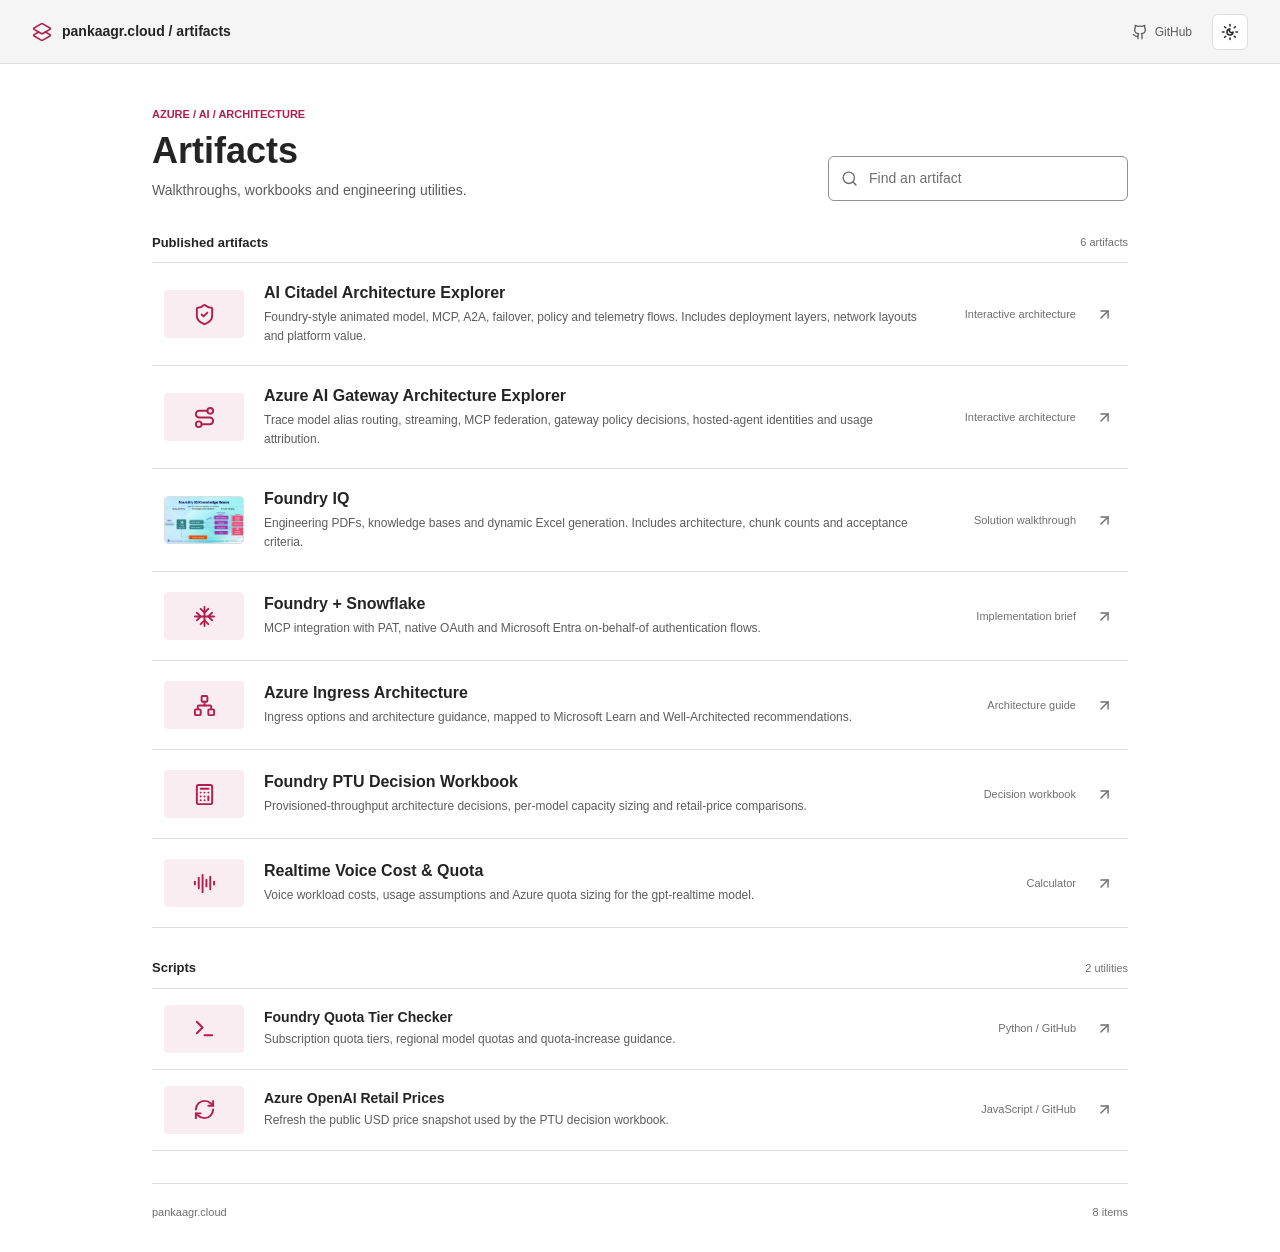
<file: docs/index.html>
<!DOCTYPE html>

<html lang="en">
<head>
<meta charset="utf-8"/>
<meta content="width=device-width, initial-scale=1" name="viewport"/>
<meta content="Azure and AI walkthroughs, architecture guidance, calculators and scripts." name="description"/>
<link href="data:," rel="icon"/>
<title>Artifacts | Azure and AI</title>
<script>
    (() => {
      const param = new URLSearchParams(window.location.search).get("scoutTheme");
      const theme = param || (window.matchMedia("(prefers-color-scheme: dark)").matches ? "dark" : "light");
      document.documentElement.setAttribute("data-theme", theme);
    })();
  </script>
<style>
    :root {
      color-scheme: light;
      --cp-bg: #f7f4ef;
      --cp-bg-elevated: #fcfbf8;
      --cp-surface: #ffffff;
      --cp-surface-soft: #f5f5f5;
      --cp-border: #dedede;
      --cp-border-strong: #919191;
      --cp-text: #242424;
      --cp-text-muted: #5c5c5c;
      --cp-text-soft: #6f6f6f;
      --cp-accent: #b11f4b;
      --cp-accent-hover: #9a1a41;
      --cp-accent-soft: rgba(177, 31, 75, 0.08);
      --cp-accent-fg: #ffffff;
      --cp-success: #16a34a;
      --cp-danger: #dc2626;
      --cp-warning: #f59e0b;
      --cp-link: #0078d4;
      --cp-shadow: 0 18px 48px rgba(0, 0, 0, 0.12);
      --cp-overlay: rgba(255, 255, 255, 0.8);
      --cp-panel: rgba(255, 255, 255, 0.86);
      --cp-panel-strong: rgba(255, 255, 255, 0.96);
      --cp-sheen: rgba(255, 255, 255, 0.55);
      --cp-highlight: rgba(177, 31, 75, 0.12);
    }
    html[data-theme="dark"] {
      color-scheme: dark;
      --cp-bg: #3d3b3a;
      --cp-bg-elevated: #343231;
      --cp-surface: #292929;
      --cp-surface-soft: #2e2e2e;
      --cp-border: #474747;
      --cp-border-strong: #5f5f5f;
      --cp-text: #dedede;
      --cp-text-muted: #919191;
      --cp-text-soft: #b0b0b0;
      --cp-accent: #fd8ea1;
      --cp-accent-hover: #fb7b91;
      --cp-accent-soft: rgba(253, 142, 161, 0.14);
      --cp-accent-fg: #1a1a1a;
      --cp-success: #4ade80;
      --cp-danger: #f87171;
      --cp-warning: #fbbf24;
      --cp-link: #4da6ff;
      --cp-shadow: 0 18px 48px rgba(0, 0, 0, 0.32);
      --cp-overlay: rgba(41, 41, 41, 0.88);
      --cp-panel: rgba(41, 41, 41, 0.72);
      --cp-panel-strong: rgba(41, 41, 41, 0.96);
      --cp-sheen: rgba(255, 255, 255, 0.04);
      --cp-highlight: rgba(253, 142, 161, 0.12);
    }
    * { box-sizing: border-box; }
    [hidden] { display: none !important; }
    body { margin: 0; background: var(--cp-surface); color: var(--cp-text); font: 14px/1.5 "Segoe UI", Aptos, Calibri, -apple-system, BlinkMacSystemFont, sans-serif; letter-spacing: 0; }
    a { color: inherit; }
    button, input { font: inherit; color: inherit; }
    a:focus-visible, button:focus-visible, input:focus-visible { outline: 2px solid var(--cp-accent); outline-offset: 4px; }
    .topbar { height: 64px; display: flex; justify-content: space-between; align-items: center; padding: 0 32px; border-bottom: 1px solid var(--cp-border); background: var(--cp-surface-soft); }
    .brand { display: flex; align-items: center; gap: 10px; text-decoration: none; font-weight: 600; }
    .brand svg { width: 20px; height: 20px; color: var(--cp-accent); }
    .header-actions { display: flex; align-items: center; gap: 20px; }
    .repo-link { display: flex; align-items: center; gap: 7px; color: var(--cp-text-muted); text-decoration: none; font-size: 12px; }
    .repo-link svg { width: 16px; height: 16px; }
    .icon-button { width: 36px; height: 36px; display: inline-flex; align-items: center; justify-content: center; border: 1px solid var(--cp-border); border-radius: 6px; background: var(--cp-surface); cursor: pointer; }
    .icon-button:hover { border-color: var(--cp-border-strong); }
    .icon-button svg { width: 18px; height: 18px; }
    main { max-width: 1040px; margin: 0 auto; padding: 42px 32px 32px; }
    .page-heading { display: flex; align-items: flex-end; justify-content: space-between; gap: 28px; margin-bottom: 32px; }
    .eyebrow { color: var(--cp-accent); font-size: 11px; font-weight: 600; text-transform: uppercase; margin: 0 0 6px; }
    h1 { font-size: 36px; font-weight: 600; line-height: 1.2; margin: 0 0 8px; }
    .subheading { color: var(--cp-text-muted); margin: 0; }
    .search { display: flex; align-items: center; gap: 9px; width: 300px; max-width: 100%; background: var(--cp-surface); border: 1px solid var(--cp-border-strong); border-radius: 6px; padding: 10px 12px; flex-shrink: 0; }
    .search svg { width: 17px; height: 17px; flex-shrink: 0; color: var(--cp-text-soft); }
    .search input { width: 100%; min-width: 0; border: 0; background: transparent; outline: 0; }
    .search:focus-within { outline: 2px solid var(--cp-accent); outline-offset: 2px; }
    .search input:focus-visible { outline: 0; }
    .search input::placeholder { color: var(--cp-text-soft); }
    .section-heading { display: flex; align-items: center; justify-content: space-between; gap: 16px; margin-bottom: 10px; }
    .section-heading h2 { font-size: 13px; font-weight: 600; margin: 0; }
    .section-heading span { font-size: 11px; color: var(--cp-text-soft); }
    .artifact-list { list-style: none; padding: 0; margin: 0; border-top: 1px solid var(--cp-border); }
    .artifact { border-bottom: 1px solid var(--cp-border); }
    .artifact > a { display: grid; grid-template-columns: 80px minmax(0, 1fr) 130px 20px; align-items: center; gap: 20px; padding: 20px 12px; text-decoration: none; }
    .artifact > a:hover { background: var(--cp-surface-soft); }
    .preview { width: 80px; height: 48px; object-fit: cover; border: 1px solid var(--cp-border); border-radius: 4px; }
    .artifact-icon { width: 80px; height: 48px; display: flex; align-items: center; justify-content: center; background: var(--cp-accent-soft); color: var(--cp-accent); border-radius: 4px; }
    .artifact-icon svg { width: 23px; height: 23px; }
    .artifact h3 { margin: 0 0 4px; font-size: 16px; font-weight: 600; line-height: 1.3; }
    .artifact p { margin: 0; color: var(--cp-text-muted); font-size: 12px; line-height: 1.55; }
    .artifact-type { color: var(--cp-text-soft); font-size: 11px; text-align: right; }
    .open-icon { width: 17px; height: 17px; color: var(--cp-text-soft); }
    .utilities { margin-top: 30px; }
    .utilities .artifact > a { padding-top: 16px; padding-bottom: 16px; }
    .utilities .artifact h3 { font-size: 14px; }
    .empty { margin: 28px 0; padding: 24px 0; border-top: 1px solid var(--cp-border); color: var(--cp-text-muted); }
    footer { display: flex; justify-content: space-between; gap: 16px; border-top: 1px solid var(--cp-border); padding-top: 20px; margin-top: 32px; font-size: 11px; color: var(--cp-text-soft); }
    @media (max-width: 700px) { .topbar { padding: 0 18px; } main { padding: 28px 18px; } .page-heading { display: block; margin-bottom: 26px; } h1 { font-size: 30px; } .search { margin-top: 22px; width: 100%; } .artifact > a { grid-template-columns: 56px minmax(0, 1fr) 18px; gap: 12px; padding: 18px 0; } .preview, .artifact-icon { width: 56px; height: 42px; } .artifact-type { display: none; } .artifact h3 { font-size: 14px; } .header-actions { gap: 12px; } footer { flex-wrap: wrap; } }
  </style>
</head>
<body>
<header class="topbar"><a class="brand" href="./"><i data-lucide="layers-2"></i><span>pankaagr.cloud / artifacts</span></a><div class="header-actions"><a class="repo-link" href="https://github.com/pankajagrawal16/artifacts"><i data-lucide="github"></i><span>GitHub</span></a><button aria-label="Change theme" class="icon-button" id="theme-button" title="Change theme"><i data-lucide="sun-moon"></i></button></div></header>
<main>
<div class="page-heading"><div><p class="eyebrow">Azure / AI / Architecture</p><h1>Artifacts</h1><p class="subheading">Walkthroughs, workbooks and engineering utilities.</p></div><label class="search"><i data-lucide="search"></i><input aria-label="Search artifacts" autocomplete="off" id="artifact-search" placeholder="Find an artifact" type="search"/></label></div>
<section aria-labelledby="web-heading" id="web-section"><div class="section-heading"><h2 id="web-heading">Published artifacts</h2><span id="web-count">6 artifacts</span></div><ul class="artifact-list">
<li class="artifact" data-kind="web"><a href="./foundry-citadel/"><div class="artifact-icon"><i data-lucide="shield-check"></i></div><div><h3>AI Citadel Architecture Explorer</h3><p>Foundry-style animated model, MCP, A2A, failover, policy and telemetry flows. Includes deployment layers, network layouts and platform value.</p></div><span class="artifact-type">Interactive architecture</span><i class="open-icon" data-lucide="arrow-up-right"></i></a></li>
<li class="artifact" data-kind="web"><a href="./azure-ai-gateway/"><div class="artifact-icon"><i data-lucide="route"></i></div><div><h3>Azure AI Gateway Architecture Explorer</h3><p>Trace model alias routing, streaming, MCP federation, gateway policy decisions, hosted-agent identities and usage attribution.</p></div><span class="artifact-type">Interactive architecture</span><i class="open-icon" data-lucide="arrow-up-right"></i></a></li>
<li class="artifact" data-kind="web"><a href="./foundry-iq/"><img alt="" class="preview" height="48" src="./foundry-iq/assets/slide-06.jpg" width="80"/><div><h3>Foundry IQ</h3><p>Engineering PDFs, knowledge bases and dynamic Excel generation. Includes architecture, chunk counts and acceptance criteria.</p></div><span class="artifact-type">Solution walkthrough</span><i class="open-icon" data-lucide="arrow-up-right"></i></a></li>
<li class="artifact" data-kind="web"><a href="./foundry-snowflake/"><div class="artifact-icon"><i data-lucide="snowflake"></i></div><div><h3>Foundry + Snowflake</h3><p>MCP integration with PAT, native OAuth and Microsoft Entra on-behalf-of authentication flows.</p></div><span class="artifact-type">Implementation brief</span><i class="open-icon" data-lucide="arrow-up-right"></i></a></li>
<li class="artifact" data-kind="web"><a href="./ingress-digest/"><div class="artifact-icon"><i data-lucide="network"></i></div><div><h3>Azure Ingress Architecture</h3><p>Ingress options and architecture guidance, mapped to Microsoft Learn and Well-Architected recommendations.</p></div><span class="artifact-type">Architecture guide</span><i class="open-icon" data-lucide="arrow-up-right"></i></a></li>
<li class="artifact" data-kind="web"><a href="./ptu-estimate/"><div class="artifact-icon"><i data-lucide="calculator"></i></div><div><h3>Foundry PTU Decision Workbook</h3><p>Provisioned-throughput architecture decisions, per-model capacity sizing and retail-price comparisons.</p></div><span class="artifact-type">Decision workbook</span><i class="open-icon" data-lucide="arrow-up-right"></i></a></li>
<li class="artifact" data-kind="web"><a href="./real-time-quota/"><div class="artifact-icon"><i data-lucide="audio-lines"></i></div><div><h3>Realtime Voice Cost &amp; Quota</h3><p>Voice workload costs, usage assumptions and Azure quota sizing for the gpt-realtime model.</p></div><span class="artifact-type">Calculator</span><i class="open-icon" data-lucide="arrow-up-right"></i></a></li>
</ul></section>
<section aria-labelledby="scripts-heading" class="utilities" id="scripts-section"><div class="section-heading"><h2 id="scripts-heading">Scripts</h2><span id="scripts-count">2 utilities</span></div><ul class="artifact-list">
<li class="artifact" data-kind="script"><a href="https://github.com/pankajagrawal16/artifacts/blob/main/scripts/check_quota_tier.py"><div class="artifact-icon"><i data-lucide="terminal"></i></div><div><h3>Foundry Quota Tier Checker</h3><p>Subscription quota tiers, regional model quotas and quota-increase guidance.</p></div><span class="artifact-type">Python / GitHub</span><i class="open-icon" data-lucide="arrow-up-right"></i></a></li>
<li class="artifact" data-kind="script"><a href="https://github.com/pankajagrawal16/artifacts/blob/main/scripts/refresh_azure_openai_prices.mjs"><div class="artifact-icon"><i data-lucide="refresh-cw"></i></div><div><h3>Azure OpenAI Retail Prices</h3><p>Refresh the public USD price snapshot used by the PTU decision workbook.</p></div><span class="artifact-type">JavaScript / GitHub</span><i class="open-icon" data-lucide="arrow-up-right"></i></a></li>
</ul></section>
<p class="empty" hidden="" id="empty-state">No matching artifacts.</p>
<footer><span>pankaagr.cloud</span><span aria-live="polite" id="results-count" role="status">8 items</span></footer>
</main>
<script id="catalog-icons">/**
 * @license lucide v0.468.0 - ISC
 *
 * This source code is licensed under the ISC license.
 * See the LICENSE file in the root directory of this source tree.
 */

(function(a,n){typeof exports=="object"&&typeof module<"u"?n(exports):typeof define=="function"&&define.amd?define(["exports"],n):(a=typeof globalThis<"u"?globalThis:a||self,n(a.lucide={}))})(this,function(a){"use strict";const n=(t,d,c=[])=>{const p=document.createElementNS("http://www.w3.org/2000/svg",t);return Object.keys(d).forEach(M=>{p.setAttribute(M,String(d[M]))}),c.length&&c.forEach(M=>{const v=n(...M);p.appendChild(v)}),p};var I0=([t,d,c])=>n(t,d,c);const Q$=t=>Array.from(t.attributes).reduce((d,c)=>(d[c.name]=c.value,d),{}),j$=t=>typeof t=="string"?t:!t||!t.class?"":t.class&&typeof t.class=="string"?t.class.split(" "):t.class&&Array.isArray(t.class)?t.class:"",Y$=t=>t.flatMap(j$).map(d=>d.trim()).filter(Boolean).filter((d,c,p)=>p.indexOf(d)===c).join(" "),_$=t=>t.replace(/(\w)(\w*)(_|-|\s*)/g,(d,c,p)=>c.toUpperCase()+p.toLowerCase()),E0=(t,{nameAttr:d,icons:c,attrs:p})=>{const M=t.getAttribute(d);if(M==null)return;const v=_$(M),X$=c[v];if(!X$)return console.warn(`${t.outerHTML} icon name was not found in the provided icons object.`);const N$=Q$(t),[hm,tm,dm]=X$,K$={...tm,"data-lucide":M,...p,...N$},J$=Y$(["lucide",`lucide-${M}`,N$,p]);J$&&Object.assign(K$,{class:J$});const cm=I0([hm,K$,dm]);return t.parentNode?.replaceChild(cm,t)},h={xmlns:"http://www.w3.org/2000/svg",width:24,height:24,viewBox:"0 0 24 24",fill:"none",stroke:"currentColor","stroke-width":2,"stroke-linecap":"round","stroke-linejoin":"round"},x0=["svg",h,[["path",{d:"M3.5 13h6"}],["path",{d:"m2 16 4.5-9 4.5 9"}],["path",{d:"M18 7v9"}],["path",{d:"m14 12 4 4 4-4"}]]],W0=["svg",h,[["path",{d:"M3.5 13h6"}],["path",{d:"m2 16 4.5-9 4.5 9"}],["path",{d:"M18 16V7"}],["path",{d:"m14 11 4-4 4 4"}]]],X0=["svg",h,[["path",{d:"M21 14h-5"}],["path",{d:"M16 16v-3.5a2.5 2.5 0 0 1 5 0V16"}],["path",{d:"M4.5 13h6"}],["path",{d:"m3 16 4.5-9 4.5 9"}]]],N0=["svg",h,[["circle",{cx:"16",cy:"4",r:"1"}],["path",{d:"m18 19 1-7-6 1"}],["path",{d:"m5 8 3-3 5.5 3-2.36 3.5"}],["path",{d:"M4.24 14.5a5 5 0 0 0 6.88 6"}],["path",{d:"M13.76 17.5a5 5 0 0 0-6.88-6"}]]],K0=["svg",h,[["path",{d:"M22 12h-2.48a2 2 0 0 0-1.93 1.46l-2.35 8.36a.25.25 0 0 1-.48 0L9.24 2.18a.25.25 0 0 0-.48 0l-2.35 8.36A2 2 0 0 1 4.49 12H2"}]]],J0=["svg",h,[["path",{d:"M6 12H4a2 2 0 0 1-2-2V5a2 2 0 0 1 2-2h16a2 2 0 0 1 2 2v5a2 2 0 0 1-2 2h-2"}],["path",{d:"M6 8h12"}],["path",{d:"M18.3 17.7a2.5 2.5 0 0 1-3.16 3.83 2.53 2.53 0 0 1-1.14-2V12"}],["path",{d:"M6.6 15.6A2 2 0 1 0 10 17v-5"}]]],Q0=["svg",h,[["path",{d:"M5 17H4a2 2 0 0 1-2-2V5a2 2 0 0 1 2-2h16a2 2 0 0 1 2 2v10a2 2 0 0 1-2 2h-1"}],["path",{d:"m12 15 5 6H7Z"}]]],o=["svg",h,[["circle",{cx:"12",cy:"13",r:"8"}],["path",{d:"M5 3 2 6"}],["path",{d:"m22 6-3-3"}],["path",{d:"M6.38 18.7 4 21"}],["path",{d:"M17.64 18.67 20 21"}],["path",{d:"m9 13 2 2 4-4"}]]],s=["svg",h,[["circle",{cx:"12",cy:"13",r:"8"}],["path",{d:"M5 3 2 6"}],["path",{d:"m22 6-3-3"}],["path",{d:"M6.38 18.7 4 21"}],["path",{d:"M17.64 18.67 20 21"}],["path",{d:"M9 13h6"}]]],j0=["svg",h,[["path",{d:"M6.87 6.87a8 8 0 1 0 11.26 11.26"}],["path",{d:"M19.9 14.25a8 8 0 0 0-9.15-9.15"}],["path",{d:"m22 6-3-3"}],["path",{d:"M6.26 18.67 4 21"}],["path",{d:"m2 2 20 20"}],["path",{d:"M4 4 2 6"}]]],r=["svg",h,[["circle",{cx:"12",cy:"13",r:"8"}],["path",{d:"M5 3 2 6"}],["path",{d:"m22 6-3-3"}],["path",{d:"M6.38 18.7 4 21"}],["path",{d:"M17.64 18.67 20 21"}],["path",{d:"M12 10v6"}],["path",{d:"M9 13h6"}]]],Y0=["svg",h,[["circle",{cx:"12",cy:"13",r:"8"}],["path",{d:"M12 9v4l2 2"}],["path",{d:"M5 3 2 6"}],["path",{d:"m22 6-3-3"}],["path",{d:"M6.38 18.7 4 21"}],["path",{d:"M17.64 18.67 20 21"}]]],_0=["svg",h,[["path",{d:"M11 21c0-2.5 2-2.5 2-5"}],["path",{d:"M16 21c0-2.5 2-2.5 2-5"}],["path",{d:"m19 8-.8 3a1.25 1.25 0 0 1-1.2 1H7a1.25 1.25 0 0 1-1.2-1L5 8"}],["path",{d:"M21 3a1 1 0 0 1 1 1v2a2 2 0 0 1-2 2H4a2 2 0 0 1-2-2V4a1 1 0 0 1 1-1z"}],["path",{d:"M6 21c0-2.5 2-2.5 2-5"}]]],aa=["svg",h,[["rect",{width:"18",height:"18",x:"3",y:"3",rx:"2",ry:"2"}],["polyline",{points:"11 3 11 11 14 8 17 11 17 3"}]]],ha=["svg",h,[["path",{d:"M2 12h20"}],["path",{d:"M10 16v4a2 2 0 0 1-2 2H6a2 2 0 0 1-2-2v-4"}],["path",{d:"M10 8V4a2 2 0 0 0-2-2H6a2 2 0 0 0-2 2v4"}],["path",{d:"M20 16v1a2 2 0 0 1-2 2h-2a2 2 0 0 1-2-2v-1"}],["path",{d:"M14 8V7c0-1.1.9-2 2-2h2a2 2 0 0 1 2 2v1"}]]],ta=["svg",h,[["path",{d:"M12 2v20"}],["path",{d:"M8 10H4a2 2 0 0 1-2-2V6c0-1.1.9-2 2-2h4"}],["path",{d:"M16 10h4a2 2 0 0 0 2-2V6a2 2 0 0 0-2-2h-4"}],["path",{d:"M8 20H7a2 2 0 0 1-2-2v-2c0-1.1.9-2 2-2h1"}],["path",{d:"M16 14h1a2 2 0 0 1 2 2v2a2 2 0 0 1-2 2h-1"}]]],da=["svg",h,[["path",{d:"M17 12H7"}],["path",{d:"M19 18H5"}],["path",{d:"M21 6H3"}]]],ca=["svg",h,[["rect",{width:"6",height:"16",x:"4",y:"2",rx:"2"}],["rect",{width:"6",height:"9",x:"14",y:"9",rx:"2"}],["path",{d:"M22 22H2"}]]],Ma=["svg",h,[["rect",{width:"16",height:"6",x:"2",y:"4",rx:"2"}],["rect",{width:"9",height:"6",x:"9",y:"14",rx:"2"}],["path",{d:"M22 22V2"}]]],pa=["svg",h,[["rect",{width:"6",height:"14",x:"4",y:"5",rx:"2"}],["rect",{width:"6",height:"10",x:"14",y:"7",rx:"2"}],["path",{d:"M17 22v-5"}],["path",{d:"M17 7V2"}],["path",{d:"M7 22v-3"}],["path",{d:"M7 5V2"}]]],ea=["svg",h,[["rect",{width:"6",height:"14",x:"4",y:"5",rx:"2"}],["rect",{width:"6",height:"10",x:"14",y:"7",rx:"2"}],["path",{d:"M10 2v20"}],["path",{d:"M20 2v20"}]]],na=["svg",h,[["rect",{width:"6",height:"14",x:"4",y:"5",rx:"2"}],["rect",{width:"6",height:"10",x:"14",y:"7",rx:"2"}],["path",{d:"M4 2v20"}],["path",{d:"M14 2v20"}]]],ia=["svg",h,[["rect",{width:"6",height:"14",x:"2",y:"5",rx:"2"}],["rect",{width:"6",height:"10",x:"16",y:"7",rx:"2"}],["path",{d:"M12 2v20"}]]],la=["svg",h,[["rect",{width:"6",height:"14",x:"2",y:"5",rx:"2"}],["rect",{width:"6",height:"10",x:"12",y:"7",rx:"2"}],["path",{d:"M22 2v20"}]]],va=["svg",h,[["rect",{width:"6",height:"14",x:"6",y:"5",rx:"2"}],["rect",{width:"6",height:"10",x:"16",y:"7",rx:"2"}],["path",{d:"M2 2v20"}]]],oa=["svg",h,[["rect",{width:"6",height:"10",x:"9",y:"7",rx:"2"}],["path",{d:"M4 22V2"}],["path",{d:"M20 22V2"}]]],sa=["svg",h,[["rect",{width:"6",height:"14",x:"3",y:"5",rx:"2"}],["rect",{width:"6",height:"10",x:"15",y:"7",rx:"2"}],["path",{d:"M3 2v20"}],["path",{d:"M21 2v20"}]]],ra=["svg",h,[["path",{d:"M3 12h18"}],["path",{d:"M3 18h18"}],["path",{d:"M3 6h18"}]]],ga=["svg",h,[["path",{d:"M15 12H3"}],["path",{d:"M17 18H3"}],["path",{d:"M21 6H3"}]]],ya=["svg",h,[["path",{d:"M21 12H9"}],["path",{d:"M21 18H7"}],["path",{d:"M21 6H3"}]]],$a=["svg",h,[["rect",{width:"6",height:"16",x:"4",y:"6",rx:"2"}],["rect",{width:"6",height:"9",x:"14",y:"6",rx:"2"}],["path",{d:"M22 2H2"}]]],ma=["svg",h,[["rect",{width:"9",height:"6",x:"6",y:"14",rx:"2"}],["rect",{width:"16",height:"6",x:"6",y:"4",rx:"2"}],["path",{d:"M2 2v20"}]]],Ca=["svg",h,[["path",{d:"M22 17h-3"}],["path",{d:"M22 7h-5"}],["path",{d:"M5 17H2"}],["path",{d:"M7 7H2"}],["rect",{x:"5",y:"14",width:"14",height:"6",rx:"2"}],["rect",{x:"7",y:"4",width:"10",height:"6",rx:"2"}]]],ua=["svg",h,[["rect",{width:"14",height:"6",x:"5",y:"14",rx:"2"}],["rect",{width:"10",height:"6",x:"7",y:"4",rx:"2"}],["path",{d:"M2 20h20"}],["path",{d:"M2 10h20"}]]],Ha=["svg",h,[["rect",{width:"14",height:"6",x:"5",y:"14",rx:"2"}],["rect",{width:"10",height:"6",x:"7",y:"4",rx:"2"}],["path",{d:"M2 14h20"}],["path",{d:"M2 4h20"}]]],wa=["svg",h,[["rect",{width:"14",height:"6",x:"5",y:"16",rx:"2"}],["rect",{width:"10",height:"6",x:"7",y:"2",rx:"2"}],["path",{d:"M2 12h20"}]]],Va=["svg",h,[["rect",{width:"14",height:"6",x:"5",y:"12",rx:"2"}],["rect",{width:"10",height:"6",x:"7",y:"2",rx:"2"}],["path",{d:"M2 22h20"}]]],Aa=["svg",h,[["rect",{width:"14",height:"6",x:"5",y:"16",rx:"2"}],["rect",{width:"10",height:"6",x:"7",y:"6",rx:"2"}],["path",{d:"M2 2h20"}]]],Sa=["svg",h,[["rect",{width:"10",height:"6",x:"7",y:"9",rx:"2"}],["path",{d:"M22 20H2"}],["path",{d:"M22 4H2"}]]],La=["svg",h,[["rect",{width:"14",height:"6",x:"5",y:"15",rx:"2"}],["rect",{width:"10",height:"6",x:"7",y:"3",rx:"2"}],["path",{d:"M2 21h20"}],["path",{d:"M2 3h20"}]]],fa=["svg",h,[["path",{d:"M10 10H6"}],["path",{d:"M14 18V6a2 2 0 0 0-2-2H4a2 2 0 0 0-2 2v11a1 1 0 0 0 1 1h2"}],["path",{d:"M19 18h2a1 1 0 0 0 1-1v-3.28a1 1 0 0 0-.684-.948l-1.923-.641a1 1 0 0 1-.578-.502l-1.539-3.076A1 1 0 0 0 16.382 8H14"}],["path",{d:"M8 8v4"}],["path",{d:"M9 18h6"}],["circle",{cx:"17",cy:"18",r:"2"}],["circle",{cx:"7",cy:"18",r:"2"}]]],Pa=["svg",h,[["path",{d:"M17.5 12c0 4.4-3.6 8-8 8A4.5 4.5 0 0 1 5 15.5c0-6 8-4 8-8.5a3 3 0 1 0-6 0c0 3 2.5 8.5 12 13"}],["path",{d:"M16 12h3"}]]],ka=["svg",h,[["path",{d:"M10 17c-5-3-7-7-7-9a2 2 0 0 1 4 0c0 2.5-5 2.5-5 6 0 1.7 1.3 3 3 3 2.8 0 5-2.2 5-5"}],["path",{d:"M22 17c-5-3-7-7-7-9a2 2 0 0 1 4 0c0 2.5-5 2.5-5 6 0 1.7 1.3 3 3 3 2.8 0 5-2.2 5-5"}]]],Ba=["svg",h,[["path",{d:"M10 2v5.632c0 .424-.272.795-.653.982A6 6 0 0 0 6 14c.006 4 3 7 5 8"}],["path",{d:"M10 5H8a2 2 0 0 0 0 4h.68"}],["path",{d:"M14 2v5.632c0 .424.272.795.652.982A6 6 0 0 1 18 14c0 4-3 7-5 8"}],["path",{d:"M14 5h2a2 2 0 0 1 0 4h-.68"}],["path",{d:"M18 22H6"}],["path",{d:"M9 2h6"}]]],Fa=["svg",h,[["path",{d:"M12 22V8"}],["path",{d:"M5 12H2a10 10 0 0 0 20 0h-3"}],["circle",{cx:"12",cy:"5",r:"3"}]]],Da=["svg",h,[["circle",{cx:"12",cy:"12",r:"10"}],["path",{d:"M16 16s-1.5-2-4-2-4 2-4 2"}],["path",{d:"M7.5 8 10 9"}],["path",{d:"m14 9 2.5-1"}],["path",{d:"M9 10h.01"}],["path",{d:"M15 10h.01"}]]],Ra=["svg",h,[["circle",{cx:"12",cy:"12",r:"10"}],["path",{d:"M8 15h8"}],["path",{d:"M8 9h2"}],["path",{d:"M14 9h2"}]]],za=["svg",h,[["path",{d:"M2 12 7 2"}],["path",{d:"m7 12 5-10"}],["path",{d:"m12 12 5-10"}],["path",{d:"m17 12 5-10"}],["path",{d:"M4.5 7h15"}],["path",{d:"M12 16v6"}]]],qa=["svg",h,[["path",{d:"M7 10H6a4 4 0 0 1-4-4 1 1 0 0 1 1-1h4"}],["path",{d:"M7 5a1 1 0 0 1 1-1h13a1 1 0 0 1 1 1 7 7 0 0 1-7 7H8a1 1 0 0 1-1-1z"}],["path",{d:"M9 12v5"}],["path",{d:"M15 12v5"}],["path",{d:"M5 20a3 3 0 0 1 3-3h8a3 3 0 0 1 3 3 1 1 0 0 1-1 1H6a1 1 0 0 1-1-1"}]]],Ta=["svg",h,[["circle",{cx:"12",cy:"12",r:"10"}],["path",{d:"m14.31 8 5.74 9.94"}],["path",{d:"M9.69 8h11.48"}],["path",{d:"m7.38 12 5.74-9.94"}],["path",{d:"M9.69 16 3.95 6.06"}],["path",{d:"M14.31 16H2.83"}],["path",{d:"m16.62 12-5.74 9.94"}]]],Za=["svg",h,[["rect",{width:"20",height:"16",x:"2",y:"4",rx:"2"}],["path",{d:"M6 8h.01"}],["path",{d:"M10 8h.01"}],["path",{d:"M14 8h.01"}]]],ba=["svg",h,[["rect",{x:"2",y:"4",width:"20",height:"16",rx:"2"}],["path",{d:"M10 4v4"}],["path",{d:"M2 8h20"}],["path",{d:"M6 4v4"}]]],Ua=["svg",h,[["path",{d:"M12 20.94c1.5 0 2.75 1.06 4 1.06 3 0 6-8 6-12.22A4.91 4.91 0 0 0 17 5c-2.22 0-4 1.44-5 2-1-.56-2.78-2-5-2a4.9 4.9 0 0 0-5 4.78C2 14 5 22 8 22c1.25 0 2.5-1.06 4-1.06Z"}],["path",{d:"M10 2c1 .5 2 2 2 5"}]]],Oa=["svg",h,[["rect",{width:"20",height:"5",x:"2",y:"3",rx:"1"}],["path",{d:"M4 8v11a2 2 0 0 0 2 2h2"}],["path",{d:"M20 8v11a2 2 0 0 1-2 2h-2"}],["path",{d:"m9 15 3-3 3 3"}],["path",{d:"M12 12v9"}]]],Ga=["svg",h,[["rect",{width:"20",height:"5",x:"2",y:"3",rx:"1"}],["path",{d:"M4 8v11a2 2 0 0 0 2 2h12a2 2 0 0 0 2-2V8"}],["path",{d:"m9.5 17 5-5"}],["path",{d:"m9.5 12 5 5"}]]],Ia=["svg",h,[["rect",{width:"20",height:"5",x:"2",y:"3",rx:"1"}],["path",{d:"M4 8v11a2 2 0 0 0 2 2h12a2 2 0 0 0 2-2V8"}],["path",{d:"M10 12h4"}]]],Ea=["svg",h,[["path",{d:"M19 9V6a2 2 0 0 0-2-2H7a2 2 0 0 0-2 2v3"}],["path",{d:"M3 16a2 2 0 0 0 2 2h14a2 2 0 0 0 2-2v-5a2 2 0 0 0-4 0v1.5a.5.5 0 0 1-.5.5h-9a.5.5 0 0 1-.5-.5V11a2 2 0 0 0-4 0z"}],["path",{d:"M5 18v2"}],["path",{d:"M19 18v2"}]]],xa=["svg",h,[["path",{d:"M15 5H9"}],["path",{d:"M15 9v3h4l-7 7-7-7h4V9z"}]]],Wa=["svg",h,[["path",{d:"M15 6v6h4l-7 7-7-7h4V6h6z"}]]],Xa=["svg",h,[["path",{d:"M19 15V9"}],["path",{d:"M15 15h-3v4l-7-7 7-7v4h3v6z"}]]],Na=["svg",h,[["path",{d:"M18 15h-6v4l-7-7 7-7v4h6v6z"}]]],Ka=["svg",h,[["path",{d:"M5 9v6"}],["path",{d:"M9 9h3V5l7 7-7 7v-4H9V9z"}]]],Ja=["svg",h,[["path",{d:"M6 9h6V5l7 7-7 7v-4H6V9z"}]]],Qa=["svg",h,[["path",{d:"M9 19h6"}],["path",{d:"M9 15v-3H5l7-7 7 7h-4v3H9z"}]]],ja=["svg",h,[["path",{d:"M9 18v-6H5l7-7 7 7h-4v6H9z"}]]],Ya=["svg",h,[["path",{d:"m3 16 4 4 4-4"}],["path",{d:"M7 20V4"}],["rect",{x:"15",y:"4",width:"4",height:"6",ry:"2"}],["path",{d:"M17 20v-6h-2"}],["path",{d:"M15 20h4"}]]],_a=["svg",h,[["path",{d:"m3 16 4 4 4-4"}],["path",{d:"M7 20V4"}],["path",{d:"M17 10V4h-2"}],["path",{d:"M15 10h4"}],["rect",{x:"15",y:"14",width:"4",height:"6",ry:"2"}]]],g=["svg",h,[["path",{d:"m3 16 4 4 4-4"}],["path",{d:"M7 20V4"}],["path",{d:"M20 8h-5"}],["path",{d:"M15 10V6.5a2.5 2.5 0 0 1 5 0V10"}],["path",{d:"M15 14h5l-5 6h5"}]]],ah=["svg",h,[["path",{d:"M19 3H5"}],["path",{d:"M12 21V7"}],["path",{d:"m6 15 6 6 6-6"}]]],hh=["svg",h,[["path",{d:"M17 7 7 17"}],["path",{d:"M17 17H7V7"}]]],th=["svg",h,[["path",{d:"m3 16 4 4 4-4"}],["path",{d:"M7 20V4"}],["path",{d:"M11 4h4"}],["path",{d:"M11 8h7"}],["path",{d:"M11 12h10"}]]],dh=["svg",h,[["path",{d:"m7 7 10 10"}],["path",{d:"M17 7v10H7"}]]],ch=["svg",h,[["path",{d:"M12 2v14"}],["path",{d:"m19 9-7 7-7-7"}],["circle",{cx:"12",cy:"21",r:"1"}]]],Mh=["svg",h,[["path",{d:"M12 17V3"}],["path",{d:"m6 11 6 6 6-6"}],["path",{d:"M19 21H5"}]]],ph=["svg",h,[["path",{d:"m3 16 4 4 4-4"}],["path",{d:"M7 20V4"}],["path",{d:"m21 8-4-4-4 4"}],["path",{d:"M17 4v16"}]]],y=["svg",h,[["path",{d:"m3 16 4 4 4-4"}],["path",{d:"M7 20V4"}],["path",{d:"M11 4h10"}],["path",{d:"M11 8h7"}],["path",{d:"M11 12h4"}]]],$=["svg",h,[["path",{d:"m3 16 4 4 4-4"}],["path",{d:"M7 4v16"}],["path",{d:"M15 4h5l-5 6h5"}],["path",{d:"M15 20v-3.5a2.5 2.5 0 0 1 5 0V20"}],["path",{d:"M20 18h-5"}]]],eh=["svg",h,[["path",{d:"M12 5v14"}],["path",{d:"m19 12-7 7-7-7"}]]],nh=["svg",h,[["path",{d:"m9 6-6 6 6 6"}],["path",{d:"M3 12h14"}],["path",{d:"M21 19V5"}]]],ih=["svg",h,[["path",{d:"M8 3 4 7l4 4"}],["path",{d:"M4 7h16"}],["path",{d:"m16 21 4-4-4-4"}],["path",{d:"M20 17H4"}]]],lh=["svg",h,[["path",{d:"M3 19V5"}],["path",{d:"m13 6-6 6 6 6"}],["path",{d:"M7 12h14"}]]],vh=["svg",h,[["path",{d:"m12 19-7-7 7-7"}],["path",{d:"M19 12H5"}]]],oh=["svg",h,[["path",{d:"M3 5v14"}],["path",{d:"M21 12H7"}],["path",{d:"m15 18 6-6-6-6"}]]],sh=["svg",h,[["path",{d:"m16 3 4 4-4 4"}],["path",{d:"M20 7H4"}],["path",{d:"m8 21-4-4 4-4"}],["path",{d:"M4 17h16"}]]],rh=["svg",h,[["path",{d:"M17 12H3"}],["path",{d:"m11 18 6-6-6-6"}],["path",{d:"M21 5v14"}]]],gh=["svg",h,[["path",{d:"M5 12h14"}],["path",{d:"m12 5 7 7-7 7"}]]],yh=["svg",h,[["path",{d:"m3 8 4-4 4 4"}],["path",{d:"M7 4v16"}],["rect",{x:"15",y:"4",width:"4",height:"6",ry:"2"}],["path",{d:"M17 20v-6h-2"}],["path",{d:"M15 20h4"}]]],$h=["svg",h,[["path",{d:"m3 8 4-4 4 4"}],["path",{d:"M7 4v16"}],["path",{d:"M17 10V4h-2"}],["path",{d:"M15 10h4"}],["rect",{x:"15",y:"14",width:"4",height:"6",ry:"2"}]]],m=["svg",h,[["path",{d:"m3 8 4-4 4 4"}],["path",{d:"M7 4v16"}],["path",{d:"M20 8h-5"}],["path",{d:"M15 10V6.5a2.5 2.5 0 0 1 5 0V10"}],["path",{d:"M15 14h5l-5 6h5"}]]],mh=["svg",h,[["path",{d:"m21 16-4 4-4-4"}],["path",{d:"M17 20V4"}],["path",{d:"m3 8 4-4 4 4"}],["path",{d:"M7 4v16"}]]],Ch=["svg",h,[["path",{d:"m5 9 7-7 7 7"}],["path",{d:"M12 16V2"}],["circle",{cx:"12",cy:"21",r:"1"}]]],uh=["svg",h,[["path",{d:"m18 9-6-6-6 6"}],["path",{d:"M12 3v14"}],["path",{d:"M5 21h14"}]]],Hh=["svg",h,[["path",{d:"M7 17V7h10"}],["path",{d:"M17 17 7 7"}]]],C=["svg",h,[["path",{d:"m3 8 4-4 4 4"}],["path",{d:"M7 4v16"}],["path",{d:"M11 12h4"}],["path",{d:"M11 16h7"}],["path",{d:"M11 20h10"}]]],wh=["svg",h,[["path",{d:"M7 7h10v10"}],["path",{d:"M7 17 17 7"}]]],Vh=["svg",h,[["path",{d:"M5 3h14"}],["path",{d:"m18 13-6-6-6 6"}],["path",{d:"M12 7v14"}]]],Ah=["svg",h,[["path",{d:"m3 8 4-4 4 4"}],["path",{d:"M7 4v16"}],["path",{d:"M11 12h10"}],["path",{d:"M11 16h7"}],["path",{d:"M11 20h4"}]]],u=["svg",h,[["path",{d:"m3 8 4-4 4 4"}],["path",{d:"M7 4v16"}],["path",{d:"M15 4h5l-5 6h5"}],["path",{d:"M15 20v-3.5a2.5 2.5 0 0 1 5 0V20"}],["path",{d:"M20 18h-5"}]]],Sh=["svg",h,[["path",{d:"m5 12 7-7 7 7"}],["path",{d:"M12 19V5"}]]],Lh=["svg",h,[["path",{d:"m4 6 3-3 3 3"}],["path",{d:"M7 17V3"}],["path",{d:"m14 6 3-3 3 3"}],["path",{d:"M17 17V3"}],["path",{d:"M4 21h16"}]]],fh=["svg",h,[["path",{d:"M12 6v12"}],["path",{d:"M17.196 9 6.804 15"}],["path",{d:"m6.804 9 10.392 6"}]]],Ph=["svg",h,[["circle",{cx:"12",cy:"12",r:"4"}],["path",{d:"M16 8v5a3 3 0 0 0 6 0v-1a10 10 0 1 0-4 8"}]]],kh=["svg",h,[["circle",{cx:"12",cy:"12",r:"1"}],["path",{d:"M20.2 20.2c2.04-2.03.02-7.36-4.5-11.9-4.54-4.52-9.87-6.54-11.9-4.5-2.04 2.03-.02 7.36 4.5 11.9 4.54 4.52 9.87 6.54 11.9 4.5Z"}],["path",{d:"M15.7 15.7c4.52-4.54 6.54-9.87 4.5-11.9-2.03-2.04-7.36-.02-11.9 4.5-4.52 4.54-6.54 9.87-4.5 11.9 2.03 2.04 7.36.02 11.9-4.5Z"}]]],Bh=["svg",h,[["path",{d:"M2 10v3"}],["path",{d:"M6 6v11"}],["path",{d:"M10 3v18"}],["path",{d:"M14 8v7"}],["path",{d:"M18 5v13"}],["path",{d:"M22 10v3"}]]],Fh=["svg",h,[["path",{d:"M2 13a2 2 0 0 0 2-2V7a2 2 0 0 1 4 0v13a2 2 0 0 0 4 0V4a2 2 0 0 1 4 0v13a2 2 0 0 0 4 0v-4a2 2 0 0 1 2-2"}]]],Dh=["svg",h,[["path",{d:"m15.477 12.89 1.515 8.526a.5.5 0 0 1-.81.47l-3.58-2.687a1 1 0 0 0-1.197 0l-3.586 2.686a.5.5 0 0 1-.81-.469l1.514-8.526"}],["circle",{cx:"12",cy:"8",r:"6"}]]],Rh=["svg",h,[["path",{d:"m14 12-8.5 8.5a2.12 2.12 0 1 1-3-3L11 9"}],["path",{d:"M15 13 9 7l4-4 6 6h3a8 8 0 0 1-7 7z"}]]],H=["svg",h,[["path",{d:"M4 4v16h16"}],["path",{d:"m4 20 7-7"}]]],zh=["svg",h,[["path",{d:"M9 12h.01"}],["path",{d:"M15 12h.01"}],["path",{d:"M10 16c.5.3 1.2.5 2 .5s1.5-.2 2-.5"}],["path",{d:"M19 6.3a9 9 0 0 1 1.8 3.9 2 2 0 0 1 0 3.6 9 9 0 0 1-17.6 0 2 2 0 0 1 0-3.6A9 9 0 0 1 12 3c2 0 3.5 1.1 3.5 2.5s-.9 2.5-2 2.5c-.8 0-1.5-.4-1.5-1"}]]],qh=["svg",h,[["path",{d:"M4 10a4 4 0 0 1 4-4h8a4 4 0 0 1 4 4v10a2 2 0 0 1-2 2H6a2 2 0 0 1-2-2z"}],["path",{d:"M8 10h8"}],["path",{d:"M8 18h8"}],["path",{d:"M8 22v-6a2 2 0 0 1 2-2h4a2 2 0 0 1 2 2v6"}],["path",{d:"M9 6V4a2 2 0 0 1 2-2h2a2 2 0 0 1 2 2v2"}]]],Th=["svg",h,[["path",{d:"M3.85 8.62a4 4 0 0 1 4.78-4.77 4 4 0 0 1 6.74 0 4 4 0 0 1 4.78 4.78 4 4 0 0 1 0 6.74 4 4 0 0 1-4.77 4.78 4 4 0 0 1-6.75 0 4 4 0 0 1-4.78-4.77 4 4 0 0 1 0-6.76Z"}],["line",{x1:"12",x2:"12",y1:"8",y2:"12"}],["line",{x1:"12",x2:"12.01",y1:"16",y2:"16"}]]],Zh=["svg",h,[["path",{d:"M3.85 8.62a4 4 0 0 1 4.78-4.77 4 4 0 0 1 6.74 0 4 4 0 0 1 4.78 4.78 4 4 0 0 1 0 6.74 4 4 0 0 1-4.77 4.78 4 4 0 0 1-6.75 0 4 4 0 0 1-4.78-4.77 4 4 0 0 1 0-6.76Z"}],["path",{d:"M12 7v10"}],["path",{d:"M15.4 10a4 4 0 1 0 0 4"}]]],w=["svg",h,[["path",{d:"M3.85 8.62a4 4 0 0 1 4.78-4.77 4 4 0 0 1 6.74 0 4 4 0 0 1 4.78 4.78 4 4 0 0 1 0 6.74 4 4 0 0 1-4.77 4.78 4 4 0 0 1-6.75 0 4 4 0 0 1-4.78-4.77 4 4 0 0 1 0-6.76Z"}],["path",{d:"m9 12 2 2 4-4"}]]],bh=["svg",h,[["path",{d:"M3.85 8.62a4 4 0 0 1 4.78-4.77 4 4 0 0 1 6.74 0 4 4 0 0 1 4.78 4.78 4 4 0 0 1 0 6.74 4 4 0 0 1-4.77 4.78 4 4 0 0 1-6.75 0 4 4 0 0 1-4.78-4.77 4 4 0 0 1 0-6.76Z"}],["path",{d:"M16 8h-6a2 2 0 1 0 0 4h4a2 2 0 1 1 0 4H8"}],["path",{d:"M12 18V6"}]]],Uh=["svg",h,[["path",{d:"M3.85 8.62a4 4 0 0 1 4.78-4.77 4 4 0 0 1 6.74 0 4 4 0 0 1 4.78 4.78 4 4 0 0 1 0 6.74 4 4 0 0 1-4.77 4.78 4 4 0 0 1-6.75 0 4 4 0 0 1-4.78-4.77 4 4 0 0 1 0-6.76Z"}],["path",{d:"M7 12h5"}],["path",{d:"M15 9.4a4 4 0 1 0 0 5.2"}]]],Oh=["svg",h,[["path",{d:"M3.85 8.62a4 4 0 0 1 4.78-4.77 4 4 0 0 1 6.74 0 4 4 0 0 1 4.78 4.78 4 4 0 0 1 0 6.74 4 4 0 0 1-4.77 4.78 4 4 0 0 1-6.75 0 4 4 0 0 1-4.78-4.77 4 4 0 0 1 0-6.76Z"}],["path",{d:"M9.09 9a3 3 0 0 1 5.83 1c0 2-3 3-3 3"}],["line",{x1:"12",x2:"12.01",y1:"17",y2:"17"}]]],Gh=["svg",h,[["path",{d:"M3.85 8.62a4 4 0 0 1 4.78-4.77 4 4 0 0 1 6.74 0 4 4 0 0 1 4.78 4.78 4 4 0 0 1 0 6.74 4 4 0 0 1-4.77 4.78 4 4 0 0 1-6.75 0 4 4 0 0 1-4.78-4.77 4 4 0 0 1 0-6.76Z"}],["path",{d:"M8 8h8"}],["path",{d:"M8 12h8"}],["path",{d:"m13 17-5-1h1a4 4 0 0 0 0-8"}]]],Ih=["svg",h,[["path",{d:"M3.85 8.62a4 4 0 0 1 4.78-4.77 4 4 0 0 1 6.74 0 4 4 0 0 1 4.78 4.78 4 4 0 0 1 0 6.74 4 4 0 0 1-4.77 4.78 4 4 0 0 1-6.75 0 4 4 0 0 1-4.78-4.77 4 4 0 0 1 0-6.76Z"}],["line",{x1:"12",x2:"12",y1:"16",y2:"12"}],["line",{x1:"12",x2:"12.01",y1:"8",y2:"8"}]]],Eh=["svg",h,[["path",{d:"M3.85 8.62a4 4 0 0 1 4.78-4.77 4 4 0 0 1 6.74 0 4 4 0 0 1 4.78 4.78 4 4 0 0 1 0 6.74 4 4 0 0 1-4.77 4.78 4 4 0 0 1-6.75 0 4 4 0 0 1-4.78-4.77 4 4 0 0 1 0-6.76Z"}],["path",{d:"m9 8 3 3v7"}],["path",{d:"m12 11 3-3"}],["path",{d:"M9 12h6"}],["path",{d:"M9 16h6"}]]],xh=["svg",h,[["path",{d:"M3.85 8.62a4 4 0 0 1 4.78-4.77 4 4 0 0 1 6.74 0 4 4 0 0 1 4.78 4.78 4 4 0 0 1 0 6.74 4 4 0 0 1-4.77 4.78 4 4 0 0 1-6.75 0 4 4 0 0 1-4.78-4.77 4 4 0 0 1 0-6.76Z"}],["line",{x1:"8",x2:"16",y1:"12",y2:"12"}]]],Wh=["svg",h,[["path",{d:"M3.85 8.62a4 4 0 0 1 4.78-4.77 4 4 0 0 1 6.74 0 4 4 0 0 1 4.78 4.78 4 4 0 0 1 0 6.74 4 4 0 0 1-4.77 4.78 4 4 0 0 1-6.75 0 4 4 0 0 1-4.78-4.77 4 4 0 0 1 0-6.76Z"}],["path",{d:"m15 9-6 6"}],["path",{d:"M9 9h.01"}],["path",{d:"M15 15h.01"}]]],Xh=["svg",h,[["path",{d:"M3.85 8.62a4 4 0 0 1 4.78-4.77 4 4 0 0 1 6.74 0 4 4 0 0 1 4.78 4.78 4 4 0 0 1 0 6.74 4 4 0 0 1-4.77 4.78 4 4 0 0 1-6.75 0 4 4 0 0 1-4.78-4.77 4 4 0 0 1 0-6.76Z"}],["line",{x1:"12",x2:"12",y1:"8",y2:"16"}],["line",{x1:"8",x2:"16",y1:"12",y2:"12"}]]],Nh=["svg",h,[["path",{d:"M3.85 8.62a4 4 0 0 1 4.78-4.77 4 4 0 0 1 6.74 0 4 4 0 0 1 4.78 4.78 4 4 0 0 1 0 6.74 4 4 0 0 1-4.77 4.78 4 4 0 0 1-6.75 0 4 4 0 0 1-4.78-4.77 4 4 0 0 1 0-6.76Z"}],["path",{d:"M8 12h4"}],["path",{d:"M10 16V9.5a2.5 2.5 0 0 1 5 0"}],["path",{d:"M8 16h7"}]]],Kh=["svg",h,[["path",{d:"M3.85 8.62a4 4 0 0 1 4.78-4.77 4 4 0 0 1 6.74 0 4 4 0 0 1 4.78 4.78 4 4 0 0 1 0 6.74 4 4 0 0 1-4.77 4.78 4 4 0 0 1-6.75 0 4 4 0 0 1-4.78-4.77 4 4 0 0 1 0-6.76Z"}],["path",{d:"M9 16h5"}],["path",{d:"M9 12h5a2 2 0 1 0 0-4h-3v9"}]]],Jh=["svg",h,[["path",{d:"M3.85 8.62a4 4 0 0 1 4.78-4.77 4 4 0 0 1 6.74 0 4 4 0 0 1 4.78 4.78 4 4 0 0 1 0 6.74 4 4 0 0 1-4.77 4.78 4 4 0 0 1-6.75 0 4 4 0 0 1-4.78-4.77 4 4 0 0 1 0-6.76Z"}],["path",{d:"M11 17V8h4"}],["path",{d:"M11 12h3"}],["path",{d:"M9 16h4"}]]],Qh=["svg",h,[["path",{d:"M3.85 8.62a4 4 0 0 1 4.78-4.77 4 4 0 0 1 6.74 0 4 4 0 0 1 4.78 4.78 4 4 0 0 1 0 6.74 4 4 0 0 1-4.77 4.78 4 4 0 0 1-6.75 0 4 4 0 0 1-4.78-4.77 4 4 0 0 1 0-6.76Z"}],["line",{x1:"15",x2:"9",y1:"9",y2:"15"}],["line",{x1:"9",x2:"15",y1:"9",y2:"15"}]]],jh=["svg",h,[["path",{d:"M3.85 8.62a4 4 0 0 1 4.78-4.77 4 4 0 0 1 6.74 0 4 4 0 0 1 4.78 4.78 4 4 0 0 1 0 6.74 4 4 0 0 1-4.77 4.78 4 4 0 0 1-6.75 0 4 4 0 0 1-4.78-4.77 4 4 0 0 1 0-6.76Z"}]]],Yh=["svg",h,[["path",{d:"M22 18H6a2 2 0 0 1-2-2V7a2 2 0 0 0-2-2"}],["path",{d:"M17 14V4a2 2 0 0 0-2-2h-1a2 2 0 0 0-2 2v10"}],["rect",{width:"13",height:"8",x:"8",y:"6",rx:"1"}],["circle",{cx:"18",cy:"20",r:"2"}],["circle",{cx:"9",cy:"20",r:"2"}]]],_h=["svg",h,[["circle",{cx:"12",cy:"12",r:"10"}],["path",{d:"m4.9 4.9 14.2 14.2"}]]],at=["svg",h,[["path",{d:"M4 13c3.5-2 8-2 10 2a5.5 5.5 0 0 1 8 5"}],["path",{d:"M5.15 17.89c5.52-1.52 8.65-6.89 7-12C11.55 4 11.5 2 13 2c3.22 0 5 5.5 5 8 0 6.5-4.2 12-10.49 12C5.11 22 2 22 2 20c0-1.5 1.14-1.55 3.15-2.11Z"}]]],ht=["svg",h,[["path",{d:"M10 10.01h.01"}],["path",{d:"M10 14.01h.01"}],["path",{d:"M14 10.01h.01"}],["path",{d:"M14 14.01h.01"}],["path",{d:"M18 6v11.5"}],["path",{d:"M6 6v12"}],["rect",{x:"2",y:"6",width:"20",height:"12",rx:"2"}]]],tt=["svg",h,[["rect",{width:"20",height:"12",x:"2",y:"6",rx:"2"}],["circle",{cx:"12",cy:"12",r:"2"}],["path",{d:"M6 12h.01M18 12h.01"}]]],dt=["svg",h,[["path",{d:"M3 5v14"}],["path",{d:"M8 5v14"}],["path",{d:"M12 5v14"}],["path",{d:"M17 5v14"}],["path",{d:"M21 5v14"}]]],ct=["svg",h,[["path",{d:"M4 20h16"}],["path",{d:"m6 16 6-12 6 12"}],["path",{d:"M8 12h8"}]]],Mt=["svg",h,[["path",{d:"M10 4 8 6"}],["path",{d:"M17 19v2"}],["path",{d:"M2 12h20"}],["path",{d:"M7 19v2"}],["path",{d:"M9 5 7.621 3.621A2.121 2.121 0 0 0 4 5v12a2 2 0 0 0 2 2h12a2 2 0 0 0 2-2v-5"}]]],pt=["svg",h,[["path",{d:"M15 7h1a2 2 0 0 1 2 2v6a2 2 0 0 1-2 2h-2"}],["path",{d:"M6 7H4a2 2 0 0 0-2 2v6a2 2 0 0 0 2 2h1"}],["path",{d:"m11 7-3 5h4l-3 5"}],["line",{x1:"22",x2:"22",y1:"11",y2:"13"}]]],et=["svg",h,[["rect",{width:"16",height:"10",x:"2",y:"7",rx:"2",ry:"2"}],["line",{x1:"22",x2:"22",y1:"11",y2:"13"}],["line",{x1:"6",x2:"6",y1:"11",y2:"13"}],["line",{x1:"10",x2:"10",y1:"11",y2:"13"}],["line",{x1:"14",x2:"14",y1:"11",y2:"13"}]]],nt=["svg",h,[["rect",{width:"16",height:"10",x:"2",y:"7",rx:"2",ry:"2"}],["line",{x1:"22",x2:"22",y1:"11",y2:"13"}],["line",{x1:"6",x2:"6",y1:"11",y2:"13"}]]],it=["svg",h,[["rect",{width:"16",height:"10",x:"2",y:"7",rx:"2",ry:"2"}],["line",{x1:"22",x2:"22",y1:"11",y2:"13"}],["line",{x1:"6",x2:"6",y1:"11",y2:"13"}],["line",{x1:"10",x2:"10",y1:"11",y2:"13"}]]],lt=["svg",h,[["path",{d:"M10 17h.01"}],["path",{d:"M10 7v6"}],["path",{d:"M14 7h2a2 2 0 0 1 2 2v6a2 2 0 0 1-2 2h-2"}],["path",{d:"M22 11v2"}],["path",{d:"M6 7H4a2 2 0 0 0-2 2v6a2 2 0 0 0 2 2h2"}]]],vt=["svg",h,[["rect",{width:"16",height:"10",x:"2",y:"7",rx:"2",ry:"2"}],["line",{x1:"22",x2:"22",y1:"11",y2:"13"}]]],ot=["svg",h,[["path",{d:"M4.5 3h15"}],["path",{d:"M6 3v16a2 2 0 0 0 2 2h8a2 2 0 0 0 2-2V3"}],["path",{d:"M6 14h12"}]]],st=["svg",h,[["path",{d:"M9 9c-.64.64-1.521.954-2.402 1.165A6 6 0 0 0 8 22a13.96 13.96 0 0 0 9.9-4.1"}],["path",{d:"M10.75 5.093A6 6 0 0 1 22 8c0 2.411-.61 4.68-1.683 6.66"}],["path",{d:"M5.341 10.62a4 4 0 0 0 6.487 1.208M10.62 5.341a4.015 4.015 0 0 1 2.039 2.04"}],["line",{x1:"2",x2:"22",y1:"2",y2:"22"}]]],rt=["svg",h,[["path",{d:"M10.165 6.598C9.954 7.478 9.64 8.36 9 9c-.64.64-1.521.954-2.402 1.165A6 6 0 0 0 8 22c7.732 0 14-6.268 14-14a6 6 0 0 0-11.835-1.402Z"}],["path",{d:"M5.341 10.62a4 4 0 1 0 5.279-5.28"}]]],gt=["svg",h,[["path",{d:"M2 20v-8a2 2 0 0 1 2-2h16a2 2 0 0 1 2 2v8"}],["path",{d:"M4 10V6a2 2 0 0 1 2-2h12a2 2 0 0 1 2 2v4"}],["path",{d:"M12 4v6"}],["path",{d:"M2 18h20"}]]],yt=["svg",h,[["path",{d:"M3 20v-8a2 2 0 0 1 2-2h14a2 2 0 0 1 2 2v8"}],["path",{d:"M5 10V6a2 2 0 0 1 2-2h10a2 2 0 0 1 2 2v4"}],["path",{d:"M3 18h18"}]]],$t=["svg",h,[["path",{d:"M2 4v16"}],["path",{d:"M2 8h18a2 2 0 0 1 2 2v10"}],["path",{d:"M2 17h20"}],["path",{d:"M6 8v9"}]]],mt=["svg",h,[["circle",{cx:"12.5",cy:"8.5",r:"2.5"}],["path",{d:"M12.5 2a6.5 6.5 0 0 0-6.22 4.6c-1.1 3.13-.78 3.9-3.18 6.08A3 3 0 0 0 5 18c4 0 8.4-1.8 11.4-4.3A6.5 6.5 0 0 0 12.5 2Z"}],["path",{d:"m18.5 6 2.19 4.5a6.48 6.48 0 0 1 .31 2 6.49 6.49 0 0 1-2.6 5.2C15.4 20.2 11 22 7 22a3 3 0 0 1-2.68-1.66L2.4 16.5"}]]],Ct=["svg",h,[["path",{d:"M13 13v5"}],["path",{d:"M17 11.47V8"}],["path",{d:"M17 11h1a3 3 0 0 1 2.745 4.211"}],["path",{d:"m2 2 20 20"}],["path",{d:"M5 8v12a2 2 0 0 0 2 2h8a2 2 0 0 0 2-2v-3"}],["path",{d:"M7.536 7.535C6.766 7.649 6.154 8 5.5 8a2.5 2.5 0 0 1-1.768-4.268"}],["path",{d:"M8.727 3.204C9.306 2.767 9.885 2 11 2c1.56 0 2 1.5 3 1.5s1.72-.5 2.5-.5a1 1 0 1 1 0 5c-.78 0-1.5-.5-2.5-.5a3.149 3.149 0 0 0-.842.12"}],["path",{d:"M9 14.6V18"}]]],ut=["svg",h,[["path",{d:"M17 11h1a3 3 0 0 1 0 6h-1"}],["path",{d:"M9 12v6"}],["path",{d:"M13 12v6"}],["path",{d:"M14 7.5c-1 0-1.44.5-3 .5s-2-.5-3-.5-1.72.5-2.5.5a2.5 2.5 0 0 1 0-5c.78 0 1.57.5 2.5.5S9.44 2 11 2s2 1.5 3 1.5 1.72-.5 2.5-.5a2.5 2.5 0 0 1 0 5c-.78 0-1.5-.5-2.5-.5Z"}],["path",{d:"M5 8v12a2 2 0 0 0 2 2h8a2 2 0 0 0 2-2V8"}]]],Ht=["svg",h,[["path",{d:"M10.268 21a2 2 0 0 0 3.464 0"}],["path",{d:"M13.916 2.314A6 6 0 0 0 6 8c0 4.499-1.411 5.956-2.74 7.327A1 1 0 0 0 4 17h16a1 1 0 0 0 .74-1.673 9 9 0 0 1-.585-.665"}],["circle",{cx:"18",cy:"8",r:"3"}]]],wt=["svg",h,[["path",{d:"M18.8 4A6.3 8.7 0 0 1 20 9"}],["path",{d:"M9 9h.01"}],["circle",{cx:"9",cy:"9",r:"7"}],["rect",{width:"10",height:"6",x:"4",y:"16",rx:"2"}],["path",{d:"M14 19c3 0 4.6-1.6 4.6-1.6"}],["circle",{cx:"20",cy:"16",r:"2"}]]],Vt=["svg",h,[["path",{d:"M10.268 21a2 2 0 0 0 3.464 0"}],["path",{d:"M15 8h6"}],["path",{d:"M16.243 3.757A6 6 0 0 0 6 8c0 4.499-1.411 5.956-2.738 7.326A1 1 0 0 0 4 17h16a1 1 0 0 0 .74-1.673A9.4 9.4 0 0 1 18.667 12"}]]],At=["svg",h,[["path",{d:"M10.268 21a2 2 0 0 0 3.464 0"}],["path",{d:"M17 17H4a1 1 0 0 1-.74-1.673C4.59 13.956 6 12.499 6 8a6 6 0 0 1 .258-1.742"}],["path",{d:"m2 2 20 20"}],["path",{d:"M8.668 3.01A6 6 0 0 1 18 8c0 2.687.77 4.653 1.707 6.05"}]]],St=["svg",h,[["path",{d:"M10.268 21a2 2 0 0 0 3.464 0"}],["path",{d:"M15 8h6"}],["path",{d:"M18 5v6"}],["path",{d:"M20.002 14.464a9 9 0 0 0 .738.863A1 1 0 0 1 20 17H4a1 1 0 0 1-.74-1.673C4.59 13.956 6 12.499 6 8a6 6 0 0 1 8.75-5.332"}]]],Lt=["svg",h,[["path",{d:"M10.268 21a2 2 0 0 0 3.464 0"}],["path",{d:"M22 8c0-2.3-.8-4.3-2-6"}],["path",{d:"M3.262 15.326A1 1 0 0 0 4 17h16a1 1 0 0 0 .74-1.673C19.41 13.956 18 12.499 18 8A6 6 0 0 0 6 8c0 4.499-1.411 5.956-2.738 7.326"}],["path",{d:"M4 2C2.8 3.7 2 5.7 2 8"}]]],ft=["svg",h,[["path",{d:"M10.268 21a2 2 0 0 0 3.464 0"}],["path",{d:"M3.262 15.326A1 1 0 0 0 4 17h16a1 1 0 0 0 .74-1.673C19.41 13.956 18 12.499 18 8A6 6 0 0 0 6 8c0 4.499-1.411 5.956-2.738 7.326"}]]],V=["svg",h,[["rect",{width:"13",height:"7",x:"3",y:"3",rx:"1"}],["path",{d:"m22 15-3-3 3-3"}],["rect",{width:"13",height:"7",x:"3",y:"14",rx:"1"}]]],A=["svg",h,[["rect",{width:"13",height:"7",x:"8",y:"3",rx:"1"}],["path",{d:"m2 9 3 3-3 3"}],["rect",{width:"13",height:"7",x:"8",y:"14",rx:"1"}]]],Pt=["svg",h,[["rect",{width:"7",height:"13",x:"3",y:"3",rx:"1"}],["path",{d:"m9 22 3-3 3 3"}],["rect",{width:"7",height:"13",x:"14",y:"3",rx:"1"}]]],kt=["svg",h,[["rect",{width:"7",height:"13",x:"3",y:"8",rx:"1"}],["path",{d:"m15 2-3 3-3-3"}],["rect",{width:"7",height:"13",x:"14",y:"8",rx:"1"}]]],Bt=["svg",h,[["path",{d:"M12.409 13.017A5 5 0 0 1 22 15c0 3.866-4 7-9 7-4.077 0-8.153-.82-10.371-2.462-.426-.316-.631-.832-.62-1.362C2.118 12.723 2.627 2 10 2a3 3 0 0 1 3 3 2 2 0 0 1-2 2c-1.105 0-1.64-.444-2-1"}],["path",{d:"M15 14a5 5 0 0 0-7.584 2"}],["path",{d:"M9.964 6.825C8.019 7.977 9.5 13 8 15"}]]],Ft=["svg",h,[["circle",{cx:"18.5",cy:"17.5",r:"3.5"}],["circle",{cx:"5.5",cy:"17.5",r:"3.5"}],["circle",{cx:"15",cy:"5",r:"1"}],["path",{d:"M12 17.5V14l-3-3 4-3 2 3h2"}]]],Dt=["svg",h,[["rect",{x:"14",y:"14",width:"4",height:"6",rx:"2"}],["rect",{x:"6",y:"4",width:"4",height:"6",rx:"2"}],["path",{d:"M6 20h4"}],["path",{d:"M14 10h4"}],["path",{d:"M6 14h2v6"}],["path",{d:"M14 4h2v6"}]]],Rt=["svg",h,[["path",{d:"M10 10h4"}],["path",{d:"M19 7V4a1 1 0 0 0-1-1h-2a1 1 0 0 0-1 1v3"}],["path",{d:"M20 21a2 2 0 0 0 2-2v-3.851c0-1.39-2-2.962-2-4.829V8a1 1 0 0 0-1-1h-4a1 1 0 0 0-1 1v11a2 2 0 0 0 2 2z"}],["path",{d:"M 22 16 L 2 16"}],["path",{d:"M4 21a2 2 0 0 1-2-2v-3.851c0-1.39 2-2.962 2-4.829V8a1 1 0 0 1 1-1h4a1 1 0 0 1 1 1v11a2 2 0 0 1-2 2z"}],["path",{d:"M9 7V4a1 1 0 0 0-1-1H6a1 1 0 0 0-1 1v3"}]]],zt=["svg",h,[["circle",{cx:"12",cy:"11.9",r:"2"}],["path",{d:"M6.7 3.4c-.9 2.5 0 5.2 2.2 6.7C6.5 9 3.7 9.6 2 11.6"}],["path",{d:"m8.9 10.1 1.4.8"}],["path",{d:"M17.3 3.4c.9 2.5 0 5.2-2.2 6.7 2.4-1.2 5.2-.6 6.9 1.5"}],["path",{d:"m15.1 10.1-1.4.8"}],["path",{d:"M16.7 20.8c-2.6-.4-4.6-2.6-4.7-5.3-.2 2.6-2.1 4.8-4.7 5.2"}],["path",{d:"M12 13.9v1.6"}],["path",{d:"M13.5 5.4c-1-.2-2-.2-3 0"}],["path",{d:"M17 16.4c.7-.7 1.2-1.6 1.5-2.5"}],["path",{d:"M5.5 13.9c.3.9.8 1.8 1.5 2.5"}]]],qt=["svg",h,[["path",{d:"M16 7h.01"}],["path",{d:"M3.4 18H12a8 8 0 0 0 8-8V7a4 4 0 0 0-7.28-2.3L2 20"}],["path",{d:"m20 7 2 .5-2 .5"}],["path",{d:"M10 18v3"}],["path",{d:"M14 17.75V21"}],["path",{d:"M7 18a6 6 0 0 0 3.84-10.61"}]]],Tt=["svg",h,[["path",{d:"M11.767 19.089c4.924.868 6.14-6.025 1.216-6.894m-1.216 6.894L5.86 18.047m5.908 1.042-.347 1.97m1.563-8.864c4.924.869 6.14-6.025 1.215-6.893m-1.215 6.893-3.94-.694m5.155-6.2L8.29 4.26m5.908 1.042.348-1.97M7.48 20.364l3.126-17.727"}]]],Zt=["svg",h,[["circle",{cx:"9",cy:"9",r:"7"}],["circle",{cx:"15",cy:"15",r:"7"}]]],bt=["svg",h,[["path",{d:"M3 3h18"}],["path",{d:"M20 7H8"}],["path",{d:"M20 11H8"}],["path",{d:"M10 19h10"}],["path",{d:"M8 15h12"}],["path",{d:"M4 3v14"}],["circle",{cx:"4",cy:"19",r:"2"}]]],Ut=["svg",h,[["rect",{width:"7",height:"7",x:"14",y:"3",rx:"1"}],["path",{d:"M10 21V8a1 1 0 0 0-1-1H4a1 1 0 0 0-1 1v12a1 1 0 0 0 1 1h12a1 1 0 0 0 1-1v-5a1 1 0 0 0-1-1H3"}]]],Ot=["svg",h,[["path",{d:"m7 7 10 10-5 5V2l5 5L7 17"}],["line",{x1:"18",x2:"21",y1:"12",y2:"12"}],["line",{x1:"3",x2:"6",y1:"12",y2:"12"}]]],Gt=["svg",h,[["path",{d:"m17 17-5 5V12l-5 5"}],["path",{d:"m2 2 20 20"}],["path",{d:"M14.5 9.5 17 7l-5-5v4.5"}]]],It=["svg",h,[["path",{d:"m7 7 10 10-5 5V2l5 5L7 17"}],["path",{d:"M20.83 14.83a4 4 0 0 0 0-5.66"}],["path",{d:"M18 12h.01"}]]],Et=["svg",h,[["path",{d:"m7 7 10 10-5 5V2l5 5L7 17"}]]],xt=["svg",h,[["path",{d:"M6 12h9a4 4 0 0 1 0 8H7a1 1 0 0 1-1-1V5a1 1 0 0 1 1-1h7a4 4 0 0 1 0 8"}]]],Wt=["svg",h,[["path",{d:"M21 16V8a2 2 0 0 0-1-1.73l-7-4a2 2 0 0 0-2 0l-7 4A2 2 0 0 0 3 8v8a2 2 0 0 0 1 1.73l7 4a2 2 0 0 0 2 0l7-4A2 2 0 0 0 21 16z"}],["circle",{cx:"12",cy:"12",r:"4"}]]],Xt=["svg",h,[["circle",{cx:"11",cy:"13",r:"9"}],["path",{d:"M14.35 4.65 16.3 2.7a2.41 2.41 0 0 1 3.4 0l1.6 1.6a2.4 2.4 0 0 1 0 3.4l-1.95 1.95"}],["path",{d:"m22 2-1.5 1.5"}]]],Nt=["svg",h,[["path",{d:"M17 10c.7-.7 1.69 0 2.5 0a2.5 2.5 0 1 0 0-5 .5.5 0 0 1-.5-.5 2.5 2.5 0 1 0-5 0c0 .81.7 1.8 0 2.5l-7 7c-.7.7-1.69 0-2.5 0a2.5 2.5 0 0 0 0 5c.28 0 .5.22.5.5a2.5 2.5 0 1 0 5 0c0-.81-.7-1.8 0-2.5Z"}]]],Kt=["svg",h,[["path",{d:"M4 19.5v-15A2.5 2.5 0 0 1 6.5 2H19a1 1 0 0 1 1 1v18a1 1 0 0 1-1 1H6.5a1 1 0 0 1 0-5H20"}],["path",{d:"m8 13 4-7 4 7"}],["path",{d:"M9.1 11h5.7"}]]],Jt=["svg",h,[["path",{d:"M12 6v7"}],["path",{d:"M16 8v3"}],["path",{d:"M4 19.5v-15A2.5 2.5 0 0 1 6.5 2H19a1 1 0 0 1 1 1v18a1 1 0 0 1-1 1H6.5a1 1 0 0 1 0-5H20"}],["path",{d:"M8 8v3"}]]],Qt=["svg",h,[["path",{d:"M4 19.5v-15A2.5 2.5 0 0 1 6.5 2H19a1 1 0 0 1 1 1v18a1 1 0 0 1-1 1H6.5a1 1 0 0 1 0-5H20"}],["path",{d:"m9 9.5 2 2 4-4"}]]],jt=["svg",h,[["path",{d:"M2 16V4a2 2 0 0 1 2-2h11"}],["path",{d:"M22 18H11a2 2 0 1 0 0 4h10.5a.5.5 0 0 0 .5-.5v-15a.5.5 0 0 0-.5-.5H11a2 2 0 0 0-2 2v12"}],["path",{d:"M5 14H4a2 2 0 1 0 0 4h1"}]]],S=["svg",h,[["path",{d:"M12 17h1.5"}],["path",{d:"M12 22h1.5"}],["path",{d:"M12 2h1.5"}],["path",{d:"M17.5 22H19a1 1 0 0 0 1-1"}],["path",{d:"M17.5 2H19a1 1 0 0 1 1 1v1.5"}],["path",{d:"M20 14v3h-2.5"}],["path",{d:"M20 8.5V10"}],["path",{d:"M4 10V8.5"}],["path",{d:"M4 19.5V14"}],["path",{d:"M4 4.5A2.5 2.5 0 0 1 6.5 2H8"}],["path",{d:"M8 22H6.5a1 1 0 0 1 0-5H8"}]]],Yt=["svg",h,[["path",{d:"M12 13V7"}],["path",{d:"M4 19.5v-15A2.5 2.5 0 0 1 6.5 2H19a1 1 0 0 1 1 1v18a1 1 0 0 1-1 1H6.5a1 1 0 0 1 0-5H20"}],["path",{d:"m9 10 3 3 3-3"}]]],_t=["svg",h,[["path",{d:"M4 19.5v-15A2.5 2.5 0 0 1 6.5 2H19a1 1 0 0 1 1 1v18a1 1 0 0 1-1 1H6.5a1 1 0 0 1 0-5H20"}],["path",{d:"M8 12v-2a4 4 0 0 1 8 0v2"}],["circle",{cx:"15",cy:"12",r:"1"}],["circle",{cx:"9",cy:"12",r:"1"}]]],a4=["svg",h,[["path",{d:"M16 8.2A2.22 2.22 0 0 0 13.8 6c-.8 0-1.4.3-1.8.9-.4-.6-1-.9-1.8-.9A2.22 2.22 0 0 0 8 8.2c0 .6.3 1.2.7 1.6A226.652 226.652 0 0 0 12 13a404 404 0 0 0 3.3-3.1 2.413 2.413 0 0 0 .7-1.7"}],["path",{d:"M4 19.5v-15A2.5 2.5 0 0 1 6.5 2H19a1 1 0 0 1 1 1v18a1 1 0 0 1-1 1H6.5a1 1 0 0 1 0-5H20"}]]],h4=["svg",h,[["path",{d:"m20 13.7-2.1-2.1a2 2 0 0 0-2.8 0L9.7 17"}],["path",{d:"M4 19.5v-15A2.5 2.5 0 0 1 6.5 2H19a1 1 0 0 1 1 1v18a1 1 0 0 1-1 1H6.5a1 1 0 0 1 0-5H20"}],["circle",{cx:"10",cy:"8",r:"2"}]]],t4=["svg",h,[["path",{d:"m19 3 1 1"}],["path",{d:"m20 2-4.5 4.5"}],["path",{d:"M20 8v13a1 1 0 0 1-1 1H6.5a1 1 0 0 1 0-5H20"}],["path",{d:"M4 19.5v-15A2.5 2.5 0 0 1 6.5 2H14"}],["circle",{cx:"14",cy:"8",r:"2"}]]],d4=["svg",h,[["path",{d:"M18 6V4a2 2 0 1 0-4 0v2"}],["path",{d:"M20 15v6a1 1 0 0 1-1 1H6.5a1 1 0 0 1 0-5H20"}],["path",{d:"M4 19.5v-15A2.5 2.5 0 0 1 6.5 2H10"}],["rect",{x:"12",y:"6",width:"8",height:"5",rx:"1"}]]],c4=["svg",h,[["path",{d:"M10 2v8l3-3 3 3V2"}],["path",{d:"M4 19.5v-15A2.5 2.5 0 0 1 6.5 2H19a1 1 0 0 1 1 1v18a1 1 0 0 1-1 1H6.5a1 1 0 0 1 0-5H20"}]]],M4=["svg",h,[["path",{d:"M4 19.5v-15A2.5 2.5 0 0 1 6.5 2H19a1 1 0 0 1 1 1v18a1 1 0 0 1-1 1H6.5a1 1 0 0 1 0-5H20"}],["path",{d:"M9 10h6"}]]],p4=["svg",h,[["path",{d:"M12 21V7"}],["path",{d:"m16 12 2 2 4-4"}],["path",{d:"M22 6V4a1 1 0 0 0-1-1h-5a4 4 0 0 0-4 4 4 4 0 0 0-4-4H3a1 1 0 0 0-1 1v13a1 1 0 0 0 1 1h6a3 3 0 0 1 3 3 3 3 0 0 1 3-3h6a1 1 0 0 0 1-1v-1.3"}]]],e4=["svg",h,[["path",{d:"M12 7v14"}],["path",{d:"M16 12h2"}],["path",{d:"M16 8h2"}],["path",{d:"M3 18a1 1 0 0 1-1-1V4a1 1 0 0 1 1-1h5a4 4 0 0 1 4 4 4 4 0 0 1 4-4h5a1 1 0 0 1 1 1v13a1 1 0 0 1-1 1h-6a3 3 0 0 0-3 3 3 3 0 0 0-3-3z"}],["path",{d:"M6 12h2"}],["path",{d:"M6 8h2"}]]],n4=["svg",h,[["path",{d:"M12 7v14"}],["path",{d:"M3 18a1 1 0 0 1-1-1V4a1 1 0 0 1 1-1h5a4 4 0 0 1 4 4 4 4 0 0 1 4-4h5a1 1 0 0 1 1 1v13a1 1 0 0 1-1 1h-6a3 3 0 0 0-3 3 3 3 0 0 0-3-3z"}]]],i4=["svg",h,[["path",{d:"M12 7v6"}],["path",{d:"M4 19.5v-15A2.5 2.5 0 0 1 6.5 2H19a1 1 0 0 1 1 1v18a1 1 0 0 1-1 1H6.5a1 1 0 0 1 0-5H20"}],["path",{d:"M9 10h6"}]]],l4=["svg",h,[["path",{d:"M4 19.5v-15A2.5 2.5 0 0 1 6.5 2H19a1 1 0 0 1 1 1v18a1 1 0 0 1-1 1H6.5a1 1 0 0 1 0-5H20"}],["path",{d:"M8 11h8"}],["path",{d:"M8 7h6"}]]],v4=["svg",h,[["path",{d:"M10 13h4"}],["path",{d:"M12 6v7"}],["path",{d:"M16 8V6H8v2"}],["path",{d:"M4 19.5v-15A2.5 2.5 0 0 1 6.5 2H19a1 1 0 0 1 1 1v18a1 1 0 0 1-1 1H6.5a1 1 0 0 1 0-5H20"}]]],o4=["svg",h,[["path",{d:"M12 13V7"}],["path",{d:"M18 2h1a1 1 0 0 1 1 1v18a1 1 0 0 1-1 1H6.5a1 1 0 0 1 0-5H20"}],["path",{d:"M4 19.5v-15A2.5 2.5 0 0 1 6.5 2"}],["path",{d:"m9 10 3-3 3 3"}],["path",{d:"m9 5 3-3 3 3"}]]],s4=["svg",h,[["path",{d:"M12 13V7"}],["path",{d:"M4 19.5v-15A2.5 2.5 0 0 1 6.5 2H19a1 1 0 0 1 1 1v18a1 1 0 0 1-1 1H6.5a1 1 0 0 1 0-5H20"}],["path",{d:"m9 10 3-3 3 3"}]]],r4=["svg",h,[["path",{d:"M15 13a3 3 0 1 0-6 0"}],["path",{d:"M4 19.5v-15A2.5 2.5 0 0 1 6.5 2H19a1 1 0 0 1 1 1v18a1 1 0 0 1-1 1H6.5a1 1 0 0 1 0-5H20"}],["circle",{cx:"12",cy:"8",r:"2"}]]],g4=["svg",h,[["path",{d:"m14.5 7-5 5"}],["path",{d:"M4 19.5v-15A2.5 2.5 0 0 1 6.5 2H19a1 1 0 0 1 1 1v18a1 1 0 0 1-1 1H6.5a1 1 0 0 1 0-5H20"}],["path",{d:"m9.5 7 5 5"}]]],y4=["svg",h,[["path",{d:"M4 19.5v-15A2.5 2.5 0 0 1 6.5 2H19a1 1 0 0 1 1 1v18a1 1 0 0 1-1 1H6.5a1 1 0 0 1 0-5H20"}]]],$4=["svg",h,[["path",{d:"m19 21-7-4-7 4V5a2 2 0 0 1 2-2h10a2 2 0 0 1 2 2Z"}],["path",{d:"m9 10 2 2 4-4"}]]],m4=["svg",h,[["path",{d:"m19 21-7-4-7 4V5a2 2 0 0 1 2-2h10a2 2 0 0 1 2 2v16z"}],["line",{x1:"15",x2:"9",y1:"10",y2:"10"}]]],C4=["svg",h,[["path",{d:"m19 21-7-4-7 4V5a2 2 0 0 1 2-2h10a2 2 0 0 1 2 2v16z"}],["line",{x1:"12",x2:"12",y1:"7",y2:"13"}],["line",{x1:"15",x2:"9",y1:"10",y2:"10"}]]],u4=["svg",h,[["path",{d:"m19 21-7-4-7 4V5a2 2 0 0 1 2-2h10a2 2 0 0 1 2 2Z"}],["path",{d:"m14.5 7.5-5 5"}],["path",{d:"m9.5 7.5 5 5"}]]],H4=["svg",h,[["path",{d:"m19 21-7-4-7 4V5a2 2 0 0 1 2-2h10a2 2 0 0 1 2 2v16z"}]]],w4=["svg",h,[["path",{d:"M4 9V5a2 2 0 0 1 2-2h12a2 2 0 0 1 2 2v4"}],["path",{d:"M8 8v1"}],["path",{d:"M12 8v1"}],["path",{d:"M16 8v1"}],["rect",{width:"20",height:"12",x:"2",y:"9",rx:"2"}],["circle",{cx:"8",cy:"15",r:"2"}],["circle",{cx:"16",cy:"15",r:"2"}]]],V4=["svg",h,[["path",{d:"M12 6V2H8"}],["path",{d:"m8 18-4 4V8a2 2 0 0 1 2-2h12a2 2 0 0 1 2 2v8a2 2 0 0 1-2 2Z"}],["path",{d:"M2 12h2"}],["path",{d:"M9 11v2"}],["path",{d:"M15 11v2"}],["path",{d:"M20 12h2"}]]],A4=["svg",h,[["path",{d:"M13.67 8H18a2 2 0 0 1 2 2v4.33"}],["path",{d:"M2 14h2"}],["path",{d:"M20 14h2"}],["path",{d:"M22 22 2 2"}],["path",{d:"M8 8H6a2 2 0 0 0-2 2v8a2 2 0 0 0 2 2h12a2 2 0 0 0 1.414-.586"}],["path",{d:"M9 13v2"}],["path",{d:"M9.67 4H12v2.33"}]]],S4=["svg",h,[["path",{d:"M12 8V4H8"}],["rect",{width:"16",height:"12",x:"4",y:"8",rx:"2"}],["path",{d:"M2 14h2"}],["path",{d:"M20 14h2"}],["path",{d:"M15 13v2"}],["path",{d:"M9 13v2"}]]],L4=["svg",h,[["path",{d:"M21 8a2 2 0 0 0-1-1.73l-7-4a2 2 0 0 0-2 0l-7 4A2 2 0 0 0 3 8v8a2 2 0 0 0 1 1.73l7 4a2 2 0 0 0 2 0l7-4A2 2 0 0 0 21 16Z"}],["path",{d:"m3.3 7 8.7 5 8.7-5"}],["path",{d:"M12 22V12"}]]],f4=["svg",h,[["path",{d:"M2.97 12.92A2 2 0 0 0 2 14.63v3.24a2 2 0 0 0 .97 1.71l3 1.8a2 2 0 0 0 2.06 0L12 19v-5.5l-5-3-4.03 2.42Z"}],["path",{d:"m7 16.5-4.74-2.85"}],["path",{d:"m7 16.5 5-3"}],["path",{d:"M7 16.5v5.17"}],["path",{d:"M12 13.5V19l3.97 2.38a2 2 0 0 0 2.06 0l3-1.8a2 2 0 0 0 .97-1.71v-3.24a2 2 0 0 0-.97-1.71L17 10.5l-5 3Z"}],["path",{d:"m17 16.5-5-3"}],["path",{d:"m17 16.5 4.74-2.85"}],["path",{d:"M17 16.5v5.17"}],["path",{d:"M7.97 4.42A2 2 0 0 0 7 6.13v4.37l5 3 5-3V6.13a2 2 0 0 0-.97-1.71l-3-1.8a2 2 0 0 0-2.06 0l-3 1.8Z"}],["path",{d:"M12 8 7.26 5.15"}],["path",{d:"m12 8 4.74-2.85"}],["path",{d:"M12 13.5V8"}]]],L=["svg",h,[["path",{d:"M8 3H7a2 2 0 0 0-2 2v5a2 2 0 0 1-2 2 2 2 0 0 1 2 2v5c0 1.1.9 2 2 2h1"}],["path",{d:"M16 21h1a2 2 0 0 0 2-2v-5c0-1.1.9-2 2-2a2 2 0 0 1-2-2V5a2 2 0 0 0-2-2h-1"}]]],P4=["svg",h,[["path",{d:"M16 3h3v18h-3"}],["path",{d:"M8 21H5V3h3"}]]],k4=["svg",h,[["path",{d:"M12 5a3 3 0 1 0-5.997.125 4 4 0 0 0-2.526 5.77 4 4 0 0 0 .556 6.588A4 4 0 1 0 12 18Z"}],["path",{d:"M9 13a4.5 4.5 0 0 0 3-4"}],["path",{d:"M6.003 5.125A3 3 0 0 0 6.401 6.5"}],["path",{d:"M3.477 10.896a4 4 0 0 1 .585-.396"}],["path",{d:"M6 18a4 4 0 0 1-1.967-.516"}],["path",{d:"M12 13h4"}],["path",{d:"M12 18h6a2 2 0 0 1 2 2v1"}],["path",{d:"M12 8h8"}],["path",{d:"M16 8V5a2 2 0 0 1 2-2"}],["circle",{cx:"16",cy:"13",r:".5"}],["circle",{cx:"18",cy:"3",r:".5"}],["circle",{cx:"20",cy:"21",r:".5"}],["circle",{cx:"20",cy:"8",r:".5"}]]],B4=["svg",h,[["path",{d:"M12 5a3 3 0 1 0-5.997.142 4 4 0 0 0-2.526 5.77 4 4 0 0 0 .556 6.588 4 4 0 0 0 7.636 2.106 3.2 3.2 0 0 0 .164-.546c.028-.13.306-.13.335 0a3.2 3.2 0 0 0 .163.546 4 4 0 0 0 7.636-2.106 4 4 0 0 0 .556-6.588 4 4 0 0 0-2.526-5.77A3 3 0 1 0 12 5"}],["path",{d:"M17.599 6.5a3 3 0 0 0 .399-1.375"}],["path",{d:"M6.003 5.125A3 3 0 0 0 6.401 6.5"}],["path",{d:"M3.477 10.896a4 4 0 0 1 .585-.396"}],["path",{d:"M19.938 10.5a4 4 0 0 1 .585.396"}],["path",{d:"M6 18a4 4 0 0 1-1.967-.516"}],["path",{d:"M19.967 17.484A4 4 0 0 1 18 18"}],["circle",{cx:"12",cy:"12",r:"3"}],["path",{d:"m15.7 10.4-.9.4"}],["path",{d:"m9.2 13.2-.9.4"}],["path",{d:"m13.6 15.7-.4-.9"}],["path",{d:"m10.8 9.2-.4-.9"}],["path",{d:"m15.7 13.5-.9-.4"}],["path",{d:"m9.2 10.9-.9-.4"}],["path",{d:"m10.5 15.7.4-.9"}],["path",{d:"m13.1 9.2.4-.9"}]]],F4=["svg",h,[["path",{d:"M12 5a3 3 0 1 0-5.997.125 4 4 0 0 0-2.526 5.77 4 4 0 0 0 .556 6.588A4 4 0 1 0 12 18Z"}],["path",{d:"M12 5a3 3 0 1 1 5.997.125 4 4 0 0 1 2.526 5.77 4 4 0 0 1-.556 6.588A4 4 0 1 1 12 18Z"}],["path",{d:"M15 13a4.5 4.5 0 0 1-3-4 4.5 4.5 0 0 1-3 4"}],["path",{d:"M17.599 6.5a3 3 0 0 0 .399-1.375"}],["path",{d:"M6.003 5.125A3 3 0 0 0 6.401 6.5"}],["path",{d:"M3.477 10.896a4 4 0 0 1 .585-.396"}],["path",{d:"M19.938 10.5a4 4 0 0 1 .585.396"}],["path",{d:"M6 18a4 4 0 0 1-1.967-.516"}],["path",{d:"M19.967 17.484A4 4 0 0 1 18 18"}]]],D4=["svg",h,[["rect",{width:"18",height:"18",x:"3",y:"3",rx:"2"}],["path",{d:"M12 9v6"}],["path",{d:"M16 15v6"}],["path",{d:"M16 3v6"}],["path",{d:"M3 15h18"}],["path",{d:"M3 9h18"}],["path",{d:"M8 15v6"}],["path",{d:"M8 3v6"}]]],R4=["svg",h,[["path",{d:"M12 12h.01"}],["path",{d:"M16 6V4a2 2 0 0 0-2-2h-4a2 2 0 0 0-2 2v2"}],["path",{d:"M22 13a18.15 18.15 0 0 1-20 0"}],["rect",{width:"20",height:"14",x:"2",y:"6",rx:"2"}]]],z4=["svg",h,[["path",{d:"M10 20v2"}],["path",{d:"M14 20v2"}],["path",{d:"M18 20v2"}],["path",{d:"M21 20H3"}],["path",{d:"M6 20v2"}],["path",{d:"M8 16V4a2 2 0 0 1 2-2h4a2 2 0 0 1 2 2v12"}],["rect",{x:"4",y:"6",width:"16",height:"10",rx:"2"}]]],q4=["svg",h,[["path",{d:"M12 11v4"}],["path",{d:"M14 13h-4"}],["path",{d:"M16 6V4a2 2 0 0 0-2-2h-4a2 2 0 0 0-2 2v2"}],["path",{d:"M18 6v14"}],["path",{d:"M6 6v14"}],["rect",{width:"20",height:"14",x:"2",y:"6",rx:"2"}]]],T4=["svg",h,[["path",{d:"M16 20V4a2 2 0 0 0-2-2h-4a2 2 0 0 0-2 2v16"}],["rect",{width:"20",height:"14",x:"2",y:"6",rx:"2"}]]],Z4=["svg",h,[["rect",{x:"8",y:"8",width:"8",height:"8",rx:"2"}],["path",{d:"M4 10a2 2 0 0 1-2-2V4a2 2 0 0 1 2-2h4a2 2 0 0 1 2 2"}],["path",{d:"M14 20a2 2 0 0 0 2 2h4a2 2 0 0 0 2-2v-4a2 2 0 0 0-2-2"}]]],b4=["svg",h,[["path",{d:"m9.06 11.9 8.07-8.06a2.85 2.85 0 1 1 4.03 4.03l-8.06 8.08"}],["path",{d:"M7.07 14.94c-1.66 0-3 1.35-3 3.02 0 1.33-2.5 1.52-2 2.02 1.08 1.1 2.49 2.02 4 2.02 2.2 0 4-1.8 4-4.04a3.01 3.01 0 0 0-3-3.02z"}]]],U4=["svg",h,[["path",{d:"M15 7.13V6a3 3 0 0 0-5.14-2.1L8 2"}],["path",{d:"M14.12 3.88 16 2"}],["path",{d:"M22 13h-4v-2a4 4 0 0 0-4-4h-1.3"}],["path",{d:"M20.97 5c0 2.1-1.6 3.8-3.5 4"}],["path",{d:"m2 2 20 20"}],["path",{d:"M7.7 7.7A4 4 0 0 0 6 11v3a6 6 0 0 0 11.13 3.13"}],["path",{d:"M12 20v-8"}],["path",{d:"M6 13H2"}],["path",{d:"M3 21c0-2.1 1.7-3.9 3.8-4"}]]],O4=["svg",h,[["path",{d:"M12.765 21.522a.5.5 0 0 1-.765-.424v-8.196a.5.5 0 0 1 .765-.424l5.878 3.674a1 1 0 0 1 0 1.696z"}],["path",{d:"M14.12 3.88 16 2"}],["path",{d:"M18 11a4 4 0 0 0-4-4h-4a4 4 0 0 0-4 4v3a6.1 6.1 0 0 0 2 4.5"}],["path",{d:"M20.97 5c0 2.1-1.6 3.8-3.5 4"}],["path",{d:"M3 21c0-2.1 1.7-3.9 3.8-4"}],["path",{d:"M6 13H2"}],["path",{d:"M6.53 9C4.6 8.8 3 7.1 3 5"}],["path",{d:"m8 2 1.88 1.88"}],["path",{d:"M9 7.13v-1a3.003 3.003 0 1 1 6 0v1"}]]],G4=["svg",h,[["path",{d:"m8 2 1.88 1.88"}],["path",{d:"M14.12 3.88 16 2"}],["path",{d:"M9 7.13v-1a3.003 3.003 0 1 1 6 0v1"}],["path",{d:"M12 20c-3.3 0-6-2.7-6-6v-3a4 4 0 0 1 4-4h4a4 4 0 0 1 4 4v3c0 3.3-2.7 6-6 6"}],["path",{d:"M12 20v-9"}],["path",{d:"M6.53 9C4.6 8.8 3 7.1 3 5"}],["path",{d:"M6 13H2"}],["path",{d:"M3 21c0-2.1 1.7-3.9 3.8-4"}],["path",{d:"M20.97 5c0 2.1-1.6 3.8-3.5 4"}],["path",{d:"M22 13h-4"}],["path",{d:"M17.2 17c2.1.1 3.8 1.9 3.8 4"}]]],I4=["svg",h,[["path",{d:"M6 22V4a2 2 0 0 1 2-2h8a2 2 0 0 1 2 2v18Z"}],["path",{d:"M6 12H4a2 2 0 0 0-2 2v6a2 2 0 0 0 2 2h2"}],["path",{d:"M18 9h2a2 2 0 0 1 2 2v9a2 2 0 0 1-2 2h-2"}],["path",{d:"M10 6h4"}],["path",{d:"M10 10h4"}],["path",{d:"M10 14h4"}],["path",{d:"M10 18h4"}]]],E4=["svg",h,[["rect",{width:"16",height:"20",x:"4",y:"2",rx:"2",ry:"2"}],["path",{d:"M9 22v-4h6v4"}],["path",{d:"M8 6h.01"}],["path",{d:"M16 6h.01"}],["path",{d:"M12 6h.01"}],["path",{d:"M12 10h.01"}],["path",{d:"M12 14h.01"}],["path",{d:"M16 10h.01"}],["path",{d:"M16 14h.01"}],["path",{d:"M8 10h.01"}],["path",{d:"M8 14h.01"}]]],x4=["svg",h,[["path",{d:"M4 6 2 7"}],["path",{d:"M10 6h4"}],["path",{d:"m22 7-2-1"}],["rect",{width:"16",height:"16",x:"4",y:"3",rx:"2"}],["path",{d:"M4 11h16"}],["path",{d:"M8 15h.01"}],["path",{d:"M16 15h.01"}],["path",{d:"M6 19v2"}],["path",{d:"M18 21v-2"}]]],W4=["svg",h,[["path",{d:"M8 6v6"}],["path",{d:"M15 6v6"}],["path",{d:"M2 12h19.6"}],["path",{d:"M18 18h3s.5-1.7.8-2.8c.1-.4.2-.8.2-1.2 0-.4-.1-.8-.2-1.2l-1.4-5C20.1 6.8 19.1 6 18 6H4a2 2 0 0 0-2 2v10h3"}],["circle",{cx:"7",cy:"18",r:"2"}],["path",{d:"M9 18h5"}],["circle",{cx:"16",cy:"18",r:"2"}]]],X4=["svg",h,[["path",{d:"M10 3h.01"}],["path",{d:"M14 2h.01"}],["path",{d:"m2 9 20-5"}],["path",{d:"M12 12V6.5"}],["rect",{width:"16",height:"10",x:"4",y:"12",rx:"3"}],["path",{d:"M9 12v5"}],["path",{d:"M15 12v5"}],["path",{d:"M4 17h16"}]]],N4=["svg",h,[["path",{d:"M17 21v-2a1 1 0 0 1-1-1v-1a2 2 0 0 1 2-2h2a2 2 0 0 1 2 2v1a1 1 0 0 1-1 1"}],["path",{d:"M19 15V6.5a1 1 0 0 0-7 0v11a1 1 0 0 1-7 0V9"}],["path",{d:"M21 21v-2h-4"}],["path",{d:"M3 5h4V3"}],["path",{d:"M7 5a1 1 0 0 1 1 1v1a2 2 0 0 1-2 2H4a2 2 0 0 1-2-2V6a1 1 0 0 1 1-1V3"}]]],K4=["svg",h,[["circle",{cx:"9",cy:"7",r:"2"}],["path",{d:"M7.2 7.9 3 11v9c0 .6.4 1 1 1h16c.6 0 1-.4 1-1v-9c0-2-3-6-7-8l-3.6 2.6"}],["path",{d:"M16 13H3"}],["path",{d:"M16 17H3"}]]],J4=["svg",h,[["path",{d:"M20 21v-8a2 2 0 0 0-2-2H6a2 2 0 0 0-2 2v8"}],["path",{d:"M4 16s.5-1 2-1 2.5 2 4 2 2.5-2 4-2 2.5 2 4 2 2-1 2-1"}],["path",{d:"M2 21h20"}],["path",{d:"M7 8v3"}],["path",{d:"M12 8v3"}],["path",{d:"M17 8v3"}],["path",{d:"M7 4h.01"}],["path",{d:"M12 4h.01"}],["path",{d:"M17 4h.01"}]]],Q4=["svg",h,[["rect",{width:"16",height:"20",x:"4",y:"2",rx:"2"}],["line",{x1:"8",x2:"16",y1:"6",y2:"6"}],["line",{x1:"16",x2:"16",y1:"14",y2:"18"}],["path",{d:"M16 10h.01"}],["path",{d:"M12 10h.01"}],["path",{d:"M8 10h.01"}],["path",{d:"M12 14h.01"}],["path",{d:"M8 14h.01"}],["path",{d:"M12 18h.01"}],["path",{d:"M8 18h.01"}]]],j4=["svg",h,[["path",{d:"M11 14h1v4"}],["path",{d:"M16 2v4"}],["path",{d:"M3 10h18"}],["path",{d:"M8 2v4"}],["rect",{x:"3",y:"4",width:"18",height:"18",rx:"2"}]]],Y4=["svg",h,[["path",{d:"m14 18 4 4 4-4"}],["path",{d:"M16 2v4"}],["path",{d:"M18 14v8"}],["path",{d:"M21 11.354V6a2 2 0 0 0-2-2H5a2 2 0 0 0-2 2v14a2 2 0 0 0 2 2h7.343"}],["path",{d:"M3 10h18"}],["path",{d:"M8 2v4"}]]],_4=["svg",h,[["path",{d:"m14 18 4-4 4 4"}],["path",{d:"M16 2v4"}],["path",{d:"M18 22v-8"}],["path",{d:"M21 11.343V6a2 2 0 0 0-2-2H5a2 2 0 0 0-2 2v14a2 2 0 0 0 2 2h9"}],["path",{d:"M3 10h18"}],["path",{d:"M8 2v4"}]]],a5=["svg",h,[["path",{d:"M8 2v4"}],["path",{d:"M16 2v4"}],["path",{d:"M21 14V6a2 2 0 0 0-2-2H5a2 2 0 0 0-2 2v14a2 2 0 0 0 2 2h8"}],["path",{d:"M3 10h18"}],["path",{d:"m16 20 2 2 4-4"}]]],h5=["svg",h,[["path",{d:"M8 2v4"}],["path",{d:"M16 2v4"}],["rect",{width:"18",height:"18",x:"3",y:"4",rx:"2"}],["path",{d:"M3 10h18"}],["path",{d:"m9 16 2 2 4-4"}]]],t5=["svg",h,[["path",{d:"M21 7.5V6a2 2 0 0 0-2-2H5a2 2 0 0 0-2 2v14a2 2 0 0 0 2 2h3.5"}],["path",{d:"M16 2v4"}],["path",{d:"M8 2v4"}],["path",{d:"M3 10h5"}],["path",{d:"M17.5 17.5 16 16.3V14"}],["circle",{cx:"16",cy:"16",r:"6"}]]],d5=["svg",h,[["path",{d:"m15.2 16.9-.9-.4"}],["path",{d:"m15.2 19.1-.9.4"}],["path",{d:"M16 2v4"}],["path",{d:"m16.9 15.2-.4-.9"}],["path",{d:"m16.9 20.8-.4.9"}],["path",{d:"m19.5 14.3-.4.9"}],["path",{d:"m19.5 21.7-.4-.9"}],["path",{d:"M21 10.5V6a2 2 0 0 0-2-2H5a2 2 0 0 0-2 2v14a2 2 0 0 0 2 2h6"}],["path",{d:"m21.7 16.5-.9.4"}],["path",{d:"m21.7 19.5-.9-.4"}],["path",{d:"M3 10h18"}],["path",{d:"M8 2v4"}],["circle",{cx:"18",cy:"18",r:"3"}]]],c5=["svg",h,[["path",{d:"M8 2v4"}],["path",{d:"M16 2v4"}],["rect",{width:"18",height:"18",x:"3",y:"4",rx:"2"}],["path",{d:"M3 10h18"}],["path",{d:"M8 14h.01"}],["path",{d:"M12 14h.01"}],["path",{d:"M16 14h.01"}],["path",{d:"M8 18h.01"}],["path",{d:"M12 18h.01"}],["path",{d:"M16 18h.01"}]]],M5=["svg",h,[["path",{d:"M8 2v4"}],["path",{d:"M16 2v4"}],["path",{d:"M21 17V6a2 2 0 0 0-2-2H5a2 2 0 0 0-2 2v14a2 2 0 0 0 2 2h11Z"}],["path",{d:"M3 10h18"}],["path",{d:"M15 22v-4a2 2 0 0 1 2-2h4"}]]],p5=["svg",h,[["path",{d:"M3 10h18V6a2 2 0 0 0-2-2H5a2 2 0 0 0-2 2v14a2 2 0 0 0 2 2h7"}],["path",{d:"M8 2v4"}],["path",{d:"M16 2v4"}],["path",{d:"M21.29 14.7a2.43 2.43 0 0 0-2.65-.52c-.3.12-.57.3-.8.53l-.34.34-.35-.34a2.43 2.43 0 0 0-2.65-.53c-.3.12-.56.3-.79.53-.95.94-1 2.53.2 3.74L17.5 22l3.6-3.55c1.2-1.21 1.14-2.8.19-3.74Z"}]]],e5=["svg",h,[["path",{d:"M8 2v4"}],["path",{d:"M16 2v4"}],["rect",{width:"18",height:"18",x:"3",y:"4",rx:"2"}],["path",{d:"M3 10h18"}],["path",{d:"M10 16h4"}]]],n5=["svg",h,[["path",{d:"M16 19h6"}],["path",{d:"M16 2v4"}],["path",{d:"M21 15V6a2 2 0 0 0-2-2H5a2 2 0 0 0-2 2v14a2 2 0 0 0 2 2h8.5"}],["path",{d:"M3 10h18"}],["path",{d:"M8 2v4"}]]],i5=["svg",h,[["path",{d:"M4.2 4.2A2 2 0 0 0 3 6v14a2 2 0 0 0 2 2h14a2 2 0 0 0 1.82-1.18"}],["path",{d:"M21 15.5V6a2 2 0 0 0-2-2H9.5"}],["path",{d:"M16 2v4"}],["path",{d:"M3 10h7"}],["path",{d:"M21 10h-5.5"}],["path",{d:"m2 2 20 20"}]]],l5=["svg",h,[["path",{d:"M8 2v4"}],["path",{d:"M16 2v4"}],["rect",{width:"18",height:"18",x:"3",y:"4",rx:"2"}],["path",{d:"M3 10h18"}],["path",{d:"M10 16h4"}],["path",{d:"M12 14v4"}]]],v5=["svg",h,[["path",{d:"M8 2v4"}],["path",{d:"M16 2v4"}],["path",{d:"M21 13V6a2 2 0 0 0-2-2H5a2 2 0 0 0-2 2v14a2 2 0 0 0 2 2h8"}],["path",{d:"M3 10h18"}],["path",{d:"M16 19h6"}],["path",{d:"M19 16v6"}]]],o5=["svg",h,[["rect",{width:"18",height:"18",x:"3",y:"4",rx:"2"}],["path",{d:"M16 2v4"}],["path",{d:"M3 10h18"}],["path",{d:"M8 2v4"}],["path",{d:"M17 14h-6"}],["path",{d:"M13 18H7"}],["path",{d:"M7 14h.01"}],["path",{d:"M17 18h.01"}]]],s5=["svg",h,[["path",{d:"M16 2v4"}],["path",{d:"M21 11.75V6a2 2 0 0 0-2-2H5a2 2 0 0 0-2 2v14a2 2 0 0 0 2 2h7.25"}],["path",{d:"m22 22-1.875-1.875"}],["path",{d:"M3 10h18"}],["path",{d:"M8 2v4"}],["circle",{cx:"18",cy:"18",r:"3"}]]],r5=["svg",h,[["path",{d:"M11 10v4h4"}],["path",{d:"m11 14 1.535-1.605a5 5 0 0 1 8 1.5"}],["path",{d:"M16 2v4"}],["path",{d:"m21 18-1.535 1.605a5 5 0 0 1-8-1.5"}],["path",{d:"M21 22v-4h-4"}],["path",{d:"M21 8.5V6a2 2 0 0 0-2-2H5a2 2 0 0 0-2 2v14a2 2 0 0 0 2 2h4.3"}],["path",{d:"M3 10h4"}],["path",{d:"M8 2v4"}]]],g5=["svg",h,[["path",{d:"M8 2v4"}],["path",{d:"M16 2v4"}],["path",{d:"M21 13V6a2 2 0 0 0-2-2H5a2 2 0 0 0-2 2v14a2 2 0 0 0 2 2h8"}],["path",{d:"M3 10h18"}],["path",{d:"m17 22 5-5"}],["path",{d:"m17 17 5 5"}]]],y5=["svg",h,[["path",{d:"M8 2v4"}],["path",{d:"M16 2v4"}],["rect",{width:"18",height:"18",x:"3",y:"4",rx:"2"}],["path",{d:"M3 10h18"}],["path",{d:"m14 14-4 4"}],["path",{d:"m10 14 4 4"}]]],$5=["svg",h,[["path",{d:"M8 2v4"}],["path",{d:"M16 2v4"}],["rect",{width:"18",height:"18",x:"3",y:"4",rx:"2"}],["path",{d:"M3 10h18"}]]],m5=["svg",h,[["line",{x1:"2",x2:"22",y1:"2",y2:"22"}],["path",{d:"M7 7H4a2 2 0 0 0-2 2v9a2 2 0 0 0 2 2h16"}],["path",{d:"M9.5 4h5L17 7h3a2 2 0 0 1 2 2v7.5"}],["path",{d:"M14.121 15.121A3 3 0 1 1 9.88 10.88"}]]],C5=["svg",h,[["path",{d:"M14.5 4h-5L7 7H4a2 2 0 0 0-2 2v9a2 2 0 0 0 2 2h16a2 2 0 0 0 2-2V9a2 2 0 0 0-2-2h-3l-2.5-3z"}],["circle",{cx:"12",cy:"13",r:"3"}]]],u5=["svg",h,[["path",{d:"M5.7 21a2 2 0 0 1-3.5-2l8.6-14a6 6 0 0 1 10.4 6 2 2 0 1 1-3.464-2 2 2 0 1 0-3.464-2Z"}],["path",{d:"M17.75 7 15 2.1"}],["path",{d:"M10.9 4.8 13 9"}],["path",{d:"m7.9 9.7 2 4.4"}],["path",{d:"M4.9 14.7 7 18.9"}]]],H5=["svg",h,[["path",{d:"m8.5 8.5-1 1a4.95 4.95 0 0 0 7 7l1-1"}],["path",{d:"M11.843 6.187A4.947 4.947 0 0 1 16.5 7.5a4.947 4.947 0 0 1 1.313 4.657"}],["path",{d:"M14 16.5V14"}],["path",{d:"M14 6.5v1.843"}],["path",{d:"M10 10v7.5"}],["path",{d:"m16 7 1-5 1.367.683A3 3 0 0 0 19.708 3H21v1.292a3 3 0 0 0 .317 1.341L22 7l-5 1"}],["path",{d:"m8 17-1 5-1.367-.683A3 3 0 0 0 4.292 21H3v-1.292a3 3 0 0 0-.317-1.341L2 17l5-1"}],["line",{x1:"2",x2:"22",y1:"2",y2:"22"}]]],w5=["svg",h,[["path",{d:"m9.5 7.5-2 2a4.95 4.95 0 1 0 7 7l2-2a4.95 4.95 0 1 0-7-7Z"}],["path",{d:"M14 6.5v10"}],["path",{d:"M10 7.5v10"}],["path",{d:"m16 7 1-5 1.37.68A3 3 0 0 0 19.7 3H21v1.3c0 .46.1.92.32 1.33L22 7l-5 1"}],["path",{d:"m8 17-1 5-1.37-.68A3 3 0 0 0 4.3 21H3v-1.3a3 3 0 0 0-.32-1.33L2 17l5-1"}]]],V5=["svg",h,[["path",{d:"M12 22v-4"}],["path",{d:"M7 12c-1.5 0-4.5 1.5-5 3 3.5 1.5 6 1 6 1-1.5 1.5-2 3.5-2 5 2.5 0 4.5-1.5 6-3 1.5 1.5 3.5 3 6 3 0-1.5-.5-3.5-2-5 0 0 2.5.5 6-1-.5-1.5-3.5-3-5-3 1.5-1 4-4 4-6-2.5 0-5.5 1.5-7 3 0-2.5-.5-5-2-7-1.5 2-2 4.5-2 7-1.5-1.5-4.5-3-7-3 0 2 2.5 5 4 6"}]]],A5=["svg",h,[["path",{d:"M10.5 5H19a2 2 0 0 1 2 2v8.5"}],["path",{d:"M17 11h-.5"}],["path",{d:"M19 19H5a2 2 0 0 1-2-2V7a2 2 0 0 1 2-2"}],["path",{d:"m2 2 20 20"}],["path",{d:"M7 11h4"}],["path",{d:"M7 15h2.5"}]]],f=["svg",h,[["rect",{width:"18",height:"14",x:"3",y:"5",rx:"2",ry:"2"}],["path",{d:"M7 15h4M15 15h2M7 11h2M13 11h4"}]]],S5=["svg",h,[["path",{d:"m21 8-2 2-1.5-3.7A2 2 0 0 0 15.646 5H8.4a2 2 0 0 0-1.903 1.257L5 10 3 8"}],["path",{d:"M7 14h.01"}],["path",{d:"M17 14h.01"}],["rect",{width:"18",height:"8",x:"3",y:"10",rx:"2"}],["path",{d:"M5 18v2"}],["path",{d:"M19 18v2"}]]],L5=["svg",h,[["path",{d:"M10 2h4"}],["path",{d:"m21 8-2 2-1.5-3.7A2 2 0 0 0 15.646 5H8.4a2 2 0 0 0-1.903 1.257L5 10 3 8"}],["path",{d:"M7 14h.01"}],["path",{d:"M17 14h.01"}],["rect",{width:"18",height:"8",x:"3",y:"10",rx:"2"}],["path",{d:"M5 18v2"}],["path",{d:"M19 18v2"}]]],f5=["svg",h,[["path",{d:"M19 17h2c.6 0 1-.4 1-1v-3c0-.9-.7-1.7-1.5-1.9C18.7 10.6 16 10 16 10s-1.3-1.4-2.2-2.3c-.5-.4-1.1-.7-1.8-.7H5c-.6 0-1.1.4-1.4.9l-1.4 2.9A3.7 3.7 0 0 0 2 12v4c0 .6.4 1 1 1h2"}],["circle",{cx:"7",cy:"17",r:"2"}],["path",{d:"M9 17h6"}],["circle",{cx:"17",cy:"17",r:"2"}]]],P5=["svg",h,[["path",{d:"M18 19V9a4 4 0 0 0-4-4H6a4 4 0 0 0-4 4v8a2 2 0 0 0 2 2h2"}],["path",{d:"M2 9h3a1 1 0 0 1 1 1v2a1 1 0 0 1-1 1H2"}],["path",{d:"M22 17v1a1 1 0 0 1-1 1H10v-9a1 1 0 0 1 1-1h2a1 1 0 0 1 1 1v9"}],["circle",{cx:"8",cy:"19",r:"2"}]]],k5=["svg",h,[["path",{d:"M2.27 21.7s9.87-3.5 12.73-6.36a4.5 4.5 0 0 0-6.36-6.37C5.77 11.84 2.27 21.7 2.27 21.7zM8.64 14l-2.05-2.04M15.34 15l-2.46-2.46"}],["path",{d:"M22 9s-1.33-2-3.5-2C16.86 7 15 9 15 9s1.33 2 3.5 2S22 9 22 9z"}],["path",{d:"M15 2s-2 1.33-2 3.5S15 9 15 9s2-1.84 2-3.5C17 3.33 15 2 15 2z"}]]],B5=["svg",h,[["circle",{cx:"7",cy:"12",r:"3"}],["path",{d:"M10 9v6"}],["circle",{cx:"17",cy:"12",r:"3"}],["path",{d:"M14 7v8"}]]],F5=["svg",h,[["path",{d:"m3 15 4-8 4 8"}],["path",{d:"M4 13h6"}],["circle",{cx:"18",cy:"12",r:"3"}],["path",{d:"M21 9v6"}]]],D5=["svg",h,[["path",{d:"m3 15 4-8 4 8"}],["path",{d:"M4 13h6"}],["path",{d:"M15 11h4.5a2 2 0 0 1 0 4H15V7h4a2 2 0 0 1 0 4"}]]],R5=["svg",h,[["rect",{width:"20",height:"16",x:"2",y:"4",rx:"2"}],["circle",{cx:"8",cy:"10",r:"2"}],["path",{d:"M8 12h8"}],["circle",{cx:"16",cy:"10",r:"2"}],["path",{d:"m6 20 .7-2.9A1.4 1.4 0 0 1 8.1 16h7.8a1.4 1.4 0 0 1 1.4 1l.7 3"}]]],z5=["svg",h,[["path",{d:"M2 8V6a2 2 0 0 1 2-2h16a2 2 0 0 1 2 2v12a2 2 0 0 1-2 2h-6"}],["path",{d:"M2 12a9 9 0 0 1 8 8"}],["path",{d:"M2 16a5 5 0 0 1 4 4"}],["line",{x1:"2",x2:"2.01",y1:"20",y2:"20"}]]],q5=["svg",h,[["path",{d:"M22 20v-9H2v9a2 2 0 0 0 2 2h16a2 2 0 0 0 2-2Z"}],["path",{d:"M18 11V4H6v7"}],["path",{d:"M15 22v-4a3 3 0 0 0-3-3a3 3 0 0 0-3 3v4"}],["path",{d:"M22 11V9"}],["path",{d:"M2 11V9"}],["path",{d:"M6 4V2"}],["path",{d:"M18 4V2"}],["path",{d:"M10 4V2"}],["path",{d:"M14 4V2"}]]],T5=["svg",h,[["path",{d:"M12 5c.67 0 1.35.09 2 .26 1.78-2 5.03-2.84 6.42-2.26 1.4.58-.42 7-.42 7 .57 1.07 1 2.24 1 3.44C21 17.9 16.97 21 12 21s-9-3-9-7.56c0-1.25.5-2.4 1-3.44 0 0-1.89-6.42-.5-7 1.39-.58 4.72.23 6.5 2.23A9.04 9.04 0 0 1 12 5Z"}],["path",{d:"M8 14v.5"}],["path",{d:"M16 14v.5"}],["path",{d:"M11.25 16.25h1.5L12 17l-.75-.75Z"}]]],Z5=["svg",h,[["path",{d:"M16.75 12h3.632a1 1 0 0 1 .894 1.447l-2.034 4.069a1 1 0 0 1-1.708.134l-2.124-2.97"}],["path",{d:"M17.106 9.053a1 1 0 0 1 .447 1.341l-3.106 6.211a1 1 0 0 1-1.342.447L3.61 12.3a2.92 2.92 0 0 1-1.3-3.91L3.69 5.6a2.92 2.92 0 0 1 3.92-1.3z"}],["path",{d:"M2 19h3.76a2 2 0 0 0 1.8-1.1L9 15"}],["path",{d:"M2 21v-4"}],["path",{d:"M7 9h.01"}]]],P=["svg",h,[["path",{d:"M3 3v16a2 2 0 0 0 2 2h16"}],["path",{d:"M7 11.207a.5.5 0 0 1 .146-.353l2-2a.5.5 0 0 1 .708 0l3.292 3.292a.5.5 0 0 0 .708 0l4.292-4.292a.5.5 0 0 1 .854.353V16a1 1 0 0 1-1 1H8a1 1 0 0 1-1-1z"}]]],k=["svg",h,[["path",{d:"M3 3v16a2 2 0 0 0 2 2h16"}],["rect",{x:"7",y:"13",width:"9",height:"4",rx:"1"}],["rect",{x:"7",y:"5",width:"12",height:"4",rx:"1"}]]],b5=["svg",h,[["path",{d:"M3 3v16a2 2 0 0 0 2 2h16"}],["path",{d:"M7 11h8"}],["path",{d:"M7 16h3"}],["path",{d:"M7 6h12"}]]],U5=["svg",h,[["path",{d:"M3 3v16a2 2 0 0 0 2 2h16"}],["path",{d:"M7 11h8"}],["path",{d:"M7 16h12"}],["path",{d:"M7 6h3"}]]],O5=["svg",h,[["path",{d:"M11 13v4"}],["path",{d:"M15 5v4"}],["path",{d:"M3 3v16a2 2 0 0 0 2 2h16"}],["rect",{x:"7",y:"13",width:"9",height:"4",rx:"1"}],["rect",{x:"7",y:"5",width:"12",height:"4",rx:"1"}]]],B=["svg",h,[["path",{d:"M3 3v16a2 2 0 0 0 2 2h16"}],["path",{d:"M7 16h8"}],["path",{d:"M7 11h12"}],["path",{d:"M7 6h3"}]]],F=["svg",h,[["path",{d:"M9 5v4"}],["rect",{width:"4",height:"6",x:"7",y:"9",rx:"1"}],["path",{d:"M9 15v2"}],["path",{d:"M17 3v2"}],["rect",{width:"4",height:"8",x:"15",y:"5",rx:"1"}],["path",{d:"M17 13v3"}],["path",{d:"M3 3v16a2 2 0 0 0 2 2h16"}]]],D=["svg",h,[["path",{d:"M3 3v16a2 2 0 0 0 2 2h16"}],["rect",{x:"15",y:"5",width:"4",height:"12",rx:"1"}],["rect",{x:"7",y:"8",width:"4",height:"9",rx:"1"}]]],G5=["svg",h,[["path",{d:"M13 17V9"}],["path",{d:"M18 17v-3"}],["path",{d:"M3 3v16a2 2 0 0 0 2 2h16"}],["path",{d:"M8 17V5"}]]],R=["svg",h,[["path",{d:"M13 17V9"}],["path",{d:"M18 17V5"}],["path",{d:"M3 3v16a2 2 0 0 0 2 2h16"}],["path",{d:"M8 17v-3"}]]],I5=["svg",h,[["path",{d:"M11 13H7"}],["path",{d:"M19 9h-4"}],["path",{d:"M3 3v16a2 2 0 0 0 2 2h16"}],["rect",{x:"15",y:"5",width:"4",height:"12",rx:"1"}],["rect",{x:"7",y:"8",width:"4",height:"9",rx:"1"}]]],z=["svg",h,[["path",{d:"M3 3v16a2 2 0 0 0 2 2h16"}],["path",{d:"M18 17V9"}],["path",{d:"M13 17V5"}],["path",{d:"M8 17v-3"}]]],E5=["svg",h,[["path",{d:"M10 6h8"}],["path",{d:"M12 16h6"}],["path",{d:"M3 3v16a2 2 0 0 0 2 2h16"}],["path",{d:"M8 11h7"}]]],q=["svg",h,[["path",{d:"M3 3v16a2 2 0 0 0 2 2h16"}],["path",{d:"m19 9-5 5-4-4-3 3"}]]],x5=["svg",h,[["path",{d:"m13.11 7.664 1.78 2.672"}],["path",{d:"m14.162 12.788-3.324 1.424"}],["path",{d:"m20 4-6.06 1.515"}],["path",{d:"M3 3v16a2 2 0 0 0 2 2h16"}],["circle",{cx:"12",cy:"6",r:"2"}],["circle",{cx:"16",cy:"12",r:"2"}],["circle",{cx:"9",cy:"15",r:"2"}]]],W5=["svg",h,[["path",{d:"M12 20V10"}],["path",{d:"M18 20v-4"}],["path",{d:"M6 20V4"}]]],T=["svg",h,[["line",{x1:"12",x2:"12",y1:"20",y2:"10"}],["line",{x1:"18",x2:"18",y1:"20",y2:"4"}],["line",{x1:"6",x2:"6",y1:"20",y2:"16"}]]],Z=["svg",h,[["line",{x1:"18",x2:"18",y1:"20",y2:"10"}],["line",{x1:"12",x2:"12",y1:"20",y2:"4"}],["line",{x1:"6",x2:"6",y1:"20",y2:"14"}]]],X5=["svg",h,[["path",{d:"M12 16v5"}],["path",{d:"M16 14v7"}],["path",{d:"M20 10v11"}],["path",{d:"m22 3-8.646 8.646a.5.5 0 0 1-.708 0L9.354 8.354a.5.5 0 0 0-.707 0L2 15"}],["path",{d:"M4 18v3"}],["path",{d:"M8 14v7"}]]],b=["svg",h,[["path",{d:"M8 6h10"}],["path",{d:"M6 12h9"}],["path",{d:"M11 18h7"}]]],U=["svg",h,[["path",{d:"M21 12c.552 0 1.005-.449.95-.998a10 10 0 0 0-8.953-8.951c-.55-.055-.998.398-.998.95v8a1 1 0 0 0 1 1z"}],["path",{d:"M21.21 15.89A10 10 0 1 1 8 2.83"}]]],O=["svg",h,[["circle",{cx:"7.5",cy:"7.5",r:".5",fill:"currentColor"}],["circle",{cx:"18.5",cy:"5.5",r:".5",fill:"currentColor"}],["circle",{cx:"11.5",cy:"11.5",r:".5",fill:"currentColor"}],["circle",{cx:"7.5",cy:"16.5",r:".5",fill:"currentColor"}],["circle",{cx:"17.5",cy:"14.5",r:".5",fill:"currentColor"}],["path",{d:"M3 3v16a2 2 0 0 0 2 2h16"}]]],N5=["svg",h,[["path",{d:"M3 3v16a2 2 0 0 0 2 2h16"}],["path",{d:"M7 16c.5-2 1.5-7 4-7 2 0 2 3 4 3 2.5 0 4.5-5 5-7"}]]],K5=["svg",h,[["path",{d:"M18 6 7 17l-5-5"}],["path",{d:"m22 10-7.5 7.5L13 16"}]]],J5=["svg",h,[["path",{d:"M20 6 9 17l-5-5"}]]],Q5=["svg",h,[["path",{d:"M17 21a1 1 0 0 0 1-1v-5.35c0-.457.316-.844.727-1.041a4 4 0 0 0-2.134-7.589 5 5 0 0 0-9.186 0 4 4 0 0 0-2.134 7.588c.411.198.727.585.727 1.041V20a1 1 0 0 0 1 1Z"}],["path",{d:"M6 17h12"}]]],j5=["svg",h,[["path",{d:"M2 17a5 5 0 0 0 10 0c0-2.76-2.5-5-5-3-2.5-2-5 .24-5 3Z"}],["path",{d:"M12 17a5 5 0 0 0 10 0c0-2.76-2.5-5-5-3-2.5-2-5 .24-5 3Z"}],["path",{d:"M7 14c3.22-2.91 4.29-8.75 5-12 1.66 2.38 4.94 9 5 12"}],["path",{d:"M22 9c-4.29 0-7.14-2.33-10-7 5.71 0 10 4.67 10 7Z"}]]],Y5=["svg",h,[["path",{d:"m6 9 6 6 6-6"}]]],_5=["svg",h,[["path",{d:"m17 18-6-6 6-6"}],["path",{d:"M7 6v12"}]]],ad=["svg",h,[["path",{d:"m7 18 6-6-6-6"}],["path",{d:"M17 6v12"}]]],hd=["svg",h,[["path",{d:"m15 18-6-6 6-6"}]]],td=["svg",h,[["path",{d:"m9 18 6-6-6-6"}]]],dd=["svg",h,[["path",{d:"m18 15-6-6-6 6"}]]],cd=["svg",h,[["path",{d:"m7 20 5-5 5 5"}],["path",{d:"m7 4 5 5 5-5"}]]],Md=["svg",h,[["path",{d:"m7 6 5 5 5-5"}],["path",{d:"m7 13 5 5 5-5"}]]],pd=["svg",h,[["path",{d:"m18 8 4 4-4 4"}],["path",{d:"m6 8-4 4 4 4"}],["path",{d:"M8 12h.01"}],["path",{d:"M12 12h.01"}],["path",{d:"M16 12h.01"}]]],ed=["svg",h,[["path",{d:"m9 7-5 5 5 5"}],["path",{d:"m15 7 5 5-5 5"}]]],nd=["svg",h,[["path",{d:"m11 17-5-5 5-5"}],["path",{d:"m18 17-5-5 5-5"}]]],id=["svg",h,[["path",{d:"m20 17-5-5 5-5"}],["path",{d:"m4 17 5-5-5-5"}]]],ld=["svg",h,[["path",{d:"m6 17 5-5-5-5"}],["path",{d:"m13 17 5-5-5-5"}]]],vd=["svg",h,[["path",{d:"m7 15 5 5 5-5"}],["path",{d:"m7 9 5-5 5 5"}]]],od=["svg",h,[["path",{d:"m17 11-5-5-5 5"}],["path",{d:"m17 18-5-5-5 5"}]]],sd=["svg",h,[["circle",{cx:"12",cy:"12",r:"10"}],["circle",{cx:"12",cy:"12",r:"4"}],["line",{x1:"21.17",x2:"12",y1:"8",y2:"8"}],["line",{x1:"3.95",x2:"8.54",y1:"6.06",y2:"14"}],["line",{x1:"10.88",x2:"15.46",y1:"21.94",y2:"14"}]]],rd=["svg",h,[["path",{d:"M10 9h4"}],["path",{d:"M12 7v5"}],["path",{d:"M14 22v-4a2 2 0 0 0-4 0v4"}],["path",{d:"M18 22V5.618a1 1 0 0 0-.553-.894l-4.553-2.277a2 2 0 0 0-1.788 0L6.553 4.724A1 1 0 0 0 6 5.618V22"}],["path",{d:"m18 7 3.447 1.724a1 1 0 0 1 .553.894V20a2 2 0 0 1-2 2H4a2 2 0 0 1-2-2V9.618a1 1 0 0 1 .553-.894L6 7"}]]],gd=["svg",h,[["path",{d:"M12 12H3a1 1 0 0 0-1 1v2a1 1 0 0 0 1 1h13"}],["path",{d:"M18 8c0-2.5-2-2.5-2-5"}],["path",{d:"m2 2 20 20"}],["path",{d:"M21 12a1 1 0 0 1 1 1v2a1 1 0 0 1-.5.866"}],["path",{d:"M22 8c0-2.5-2-2.5-2-5"}],["path",{d:"M7 12v4"}]]],yd=["svg",h,[["path",{d:"M17 12H3a1 1 0 0 0-1 1v2a1 1 0 0 0 1 1h14"}],["path",{d:"M18 8c0-2.5-2-2.5-2-5"}],["path",{d:"M21 16a1 1 0 0 0 1-1v-2a1 1 0 0 0-1-1"}],["path",{d:"M22 8c0-2.5-2-2.5-2-5"}],["path",{d:"M7 12v4"}]]],G=["svg",h,[["circle",{cx:"12",cy:"12",r:"10"}],["line",{x1:"12",x2:"12",y1:"8",y2:"12"}],["line",{x1:"12",x2:"12.01",y1:"16",y2:"16"}]]],I=["svg",h,[["circle",{cx:"12",cy:"12",r:"10"}],["path",{d:"M12 8v8"}],["path",{d:"m8 12 4 4 4-4"}]]],E=["svg",h,[["circle",{cx:"12",cy:"12",r:"10"}],["path",{d:"M16 12H8"}],["path",{d:"m12 8-4 4 4 4"}]]],x=["svg",h,[["path",{d:"M2 12a10 10 0 1 1 10 10"}],["path",{d:"m2 22 10-10"}],["path",{d:"M8 22H2v-6"}]]],W=["svg",h,[["path",{d:"M12 22a10 10 0 1 1 10-10"}],["path",{d:"M22 22 12 12"}],["path",{d:"M22 16v6h-6"}]]],X=["svg",h,[["path",{d:"M2 8V2h6"}],["path",{d:"m2 2 10 10"}],["path",{d:"M12 2A10 10 0 1 1 2 12"}]]],N=["svg",h,[["path",{d:"M22 12A10 10 0 1 1 12 2"}],["path",{d:"M22 2 12 12"}],["path",{d:"M16 2h6v6"}]]],K=["svg",h,[["circle",{cx:"12",cy:"12",r:"10"}],["path",{d:"M8 12h8"}],["path",{d:"m12 16 4-4-4-4"}]]],J=["svg",h,[["circle",{cx:"12",cy:"12",r:"10"}],["path",{d:"m16 12-4-4-4 4"}],["path",{d:"M12 16V8"}]]],Q=["svg",h,[["path",{d:"M21.801 10A10 10 0 1 1 17 3.335"}],["path",{d:"m9 11 3 3L22 4"}]]],j=["svg",h,[["circle",{cx:"12",cy:"12",r:"10"}],["path",{d:"m9 12 2 2 4-4"}]]],Y=["svg",h,[["circle",{cx:"12",cy:"12",r:"10"}],["path",{d:"m16 10-4 4-4-4"}]]],_=["svg",h,[["circle",{cx:"12",cy:"12",r:"10"}],["path",{d:"m14 16-4-4 4-4"}]]],a1=["svg",h,[["circle",{cx:"12",cy:"12",r:"10"}],["path",{d:"m10 8 4 4-4 4"}]]],h1=["svg",h,[["circle",{cx:"12",cy:"12",r:"10"}],["path",{d:"m8 14 4-4 4 4"}]]],$d=["svg",h,[["path",{d:"M10.1 2.182a10 10 0 0 1 3.8 0"}],["path",{d:"M13.9 21.818a10 10 0 0 1-3.8 0"}],["path",{d:"M17.609 3.721a10 10 0 0 1 2.69 2.7"}],["path",{d:"M2.182 13.9a10 10 0 0 1 0-3.8"}],["path",{d:"M20.279 17.609a10 10 0 0 1-2.7 2.69"}],["path",{d:"M21.818 10.1a10 10 0 0 1 0 3.8"}],["path",{d:"M3.721 6.391a10 10 0 0 1 2.7-2.69"}],["path",{d:"M6.391 20.279a10 10 0 0 1-2.69-2.7"}]]],t1=["svg",h,[["line",{x1:"8",x2:"16",y1:"12",y2:"12"}],["line",{x1:"12",x2:"12",y1:"16",y2:"16"}],["line",{x1:"12",x2:"12",y1:"8",y2:"8"}],["circle",{cx:"12",cy:"12",r:"10"}]]],md=["svg",h,[["circle",{cx:"12",cy:"12",r:"10"}],["path",{d:"M16 8h-6a2 2 0 1 0 0 4h4a2 2 0 1 1 0 4H8"}],["path",{d:"M12 18V6"}]]],Cd=["svg",h,[["path",{d:"M10.1 2.18a9.93 9.93 0 0 1 3.8 0"}],["path",{d:"M17.6 3.71a9.95 9.95 0 0 1 2.69 2.7"}],["path",{d:"M21.82 10.1a9.93 9.93 0 0 1 0 3.8"}],["path",{d:"M20.29 17.6a9.95 9.95 0 0 1-2.7 2.69"}],["path",{d:"M13.9 21.82a9.94 9.94 0 0 1-3.8 0"}],["path",{d:"M6.4 20.29a9.95 9.95 0 0 1-2.69-2.7"}],["path",{d:"M2.18 13.9a9.93 9.93 0 0 1 0-3.8"}],["path",{d:"M3.71 6.4a9.95 9.95 0 0 1 2.7-2.69"}],["circle",{cx:"12",cy:"12",r:"1"}]]],ud=["svg",h,[["circle",{cx:"12",cy:"12",r:"10"}],["circle",{cx:"12",cy:"12",r:"1"}]]],Hd=["svg",h,[["circle",{cx:"12",cy:"12",r:"10"}],["path",{d:"M17 12h.01"}],["path",{d:"M12 12h.01"}],["path",{d:"M7 12h.01"}]]],wd=["svg",h,[["path",{d:"M7 10h10"}],["path",{d:"M7 14h10"}],["circle",{cx:"12",cy:"12",r:"10"}]]],Vd=["svg",h,[["path",{d:"M12 2a10 10 0 0 1 7.38 16.75"}],["path",{d:"m16 12-4-4-4 4"}],["path",{d:"M12 16V8"}],["path",{d:"M2.5 8.875a10 10 0 0 0-.5 3"}],["path",{d:"M2.83 16a10 10 0 0 0 2.43 3.4"}],["path",{d:"M4.636 5.235a10 10 0 0 1 .891-.857"}],["path",{d:"M8.644 21.42a10 10 0 0 0 7.631-.38"}]]],Ad=["svg",h,[["path",{d:"M12 2a10 10 0 0 1 7.38 16.75"}],["path",{d:"M12 8v8"}],["path",{d:"M16 12H8"}],["path",{d:"M2.5 8.875a10 10 0 0 0-.5 3"}],["path",{d:"M2.83 16a10 10 0 0 0 2.43 3.4"}],["path",{d:"M4.636 5.235a10 10 0 0 1 .891-.857"}],["path",{d:"M8.644 21.42a10 10 0 0 0 7.631-.38"}]]],d1=["svg",h,[["path",{d:"M15.6 2.7a10 10 0 1 0 5.7 5.7"}],["circle",{cx:"12",cy:"12",r:"2"}],["path",{d:"M13.4 10.6 19 5"}]]],c1=["svg",h,[["circle",{cx:"12",cy:"12",r:"10"}],["path",{d:"M9.09 9a3 3 0 0 1 5.83 1c0 2-3 3-3 3"}],["path",{d:"M12 17h.01"}]]],M1=["svg",h,[["circle",{cx:"12",cy:"12",r:"10"}],["path",{d:"M8 12h8"}]]],Sd=["svg",h,[["path",{d:"m2 2 20 20"}],["path",{d:"M8.35 2.69A10 10 0 0 1 21.3 15.65"}],["path",{d:"M19.08 19.08A10 10 0 1 1 4.92 4.92"}]]],p1=["svg",h,[["circle",{cx:"12",cy:"12",r:"10"}],["path",{d:"m5 5 14 14"}],["path",{d:"M13 13a3 3 0 1 0 0-6H9v2"}],["path",{d:"M9 17v-2.34"}]]],e1=["svg",h,[["circle",{cx:"12",cy:"12",r:"10"}],["path",{d:"M9 17V7h4a3 3 0 0 1 0 6H9"}]]],n1=["svg",h,[["circle",{cx:"12",cy:"12",r:"10"}],["line",{x1:"10",x2:"10",y1:"15",y2:"9"}],["line",{x1:"14",x2:"14",y1:"15",y2:"9"}]]],i1=["svg",h,[["circle",{cx:"12",cy:"12",r:"10"}],["path",{d:"m15 9-6 6"}],["path",{d:"M9 9h.01"}],["path",{d:"M15 15h.01"}]]],l1=["svg",h,[["circle",{cx:"12",cy:"12",r:"10"}],["polygon",{points:"10 8 16 12 10 16 10 8"}]]],v1=["svg",h,[["circle",{cx:"12",cy:"12",r:"10"}],["path",{d:"M8 12h8"}],["path",{d:"M12 8v8"}]]],o1=["svg",h,[["path",{d:"M12 7v4"}],["path",{d:"M7.998 9.003a5 5 0 1 0 8-.005"}],["circle",{cx:"12",cy:"12",r:"10"}]]],s1=["svg",h,[["circle",{cx:"12",cy:"12",r:"10"}],["path",{d:"M22 2 2 22"}]]],Ld=["svg",h,[["circle",{cx:"12",cy:"12",r:"10"}],["line",{x1:"9",x2:"15",y1:"15",y2:"9"}]]],r1=["svg",h,[["circle",{cx:"12",cy:"12",r:"10"}],["rect",{x:"9",y:"9",width:"6",height:"6",rx:"1"}]]],g1=["svg",h,[["path",{d:"M18 20a6 6 0 0 0-12 0"}],["circle",{cx:"12",cy:"10",r:"4"}],["circle",{cx:"12",cy:"12",r:"10"}]]],y1=["svg",h,[["circle",{cx:"12",cy:"12",r:"10"}],["circle",{cx:"12",cy:"10",r:"3"}],["path",{d:"M7 20.662V19a2 2 0 0 1 2-2h6a2 2 0 0 1 2 2v1.662"}]]],$1=["svg",h,[["circle",{cx:"12",cy:"12",r:"10"}],["path",{d:"m15 9-6 6"}],["path",{d:"m9 9 6 6"}]]],fd=["svg",h,[["circle",{cx:"12",cy:"12",r:"10"}]]],Pd=["svg",h,[["rect",{width:"18",height:"18",x:"3",y:"3",rx:"2"}],["path",{d:"M11 9h4a2 2 0 0 0 2-2V3"}],["circle",{cx:"9",cy:"9",r:"2"}],["path",{d:"M7 21v-4a2 2 0 0 1 2-2h4"}],["circle",{cx:"15",cy:"15",r:"2"}]]],kd=["svg",h,[["path",{d:"M21.66 17.67a1.08 1.08 0 0 1-.04 1.6A12 12 0 0 1 4.73 2.38a1.1 1.1 0 0 1 1.61-.04z"}],["path",{d:"M19.65 15.66A8 8 0 0 1 8.35 4.34"}],["path",{d:"m14 10-5.5 5.5"}],["path",{d:"M14 17.85V10H6.15"}]]],Bd=["svg",h,[["path",{d:"M20.2 6 3 11l-.9-2.4c-.3-1.1.3-2.2 1.3-2.5l13.5-4c1.1-.3 2.2.3 2.5 1.3Z"}],["path",{d:"m6.2 5.3 3.1 3.9"}],["path",{d:"m12.4 3.4 3.1 4"}],["path",{d:"M3 11h18v8a2 2 0 0 1-2 2H5a2 2 0 0 1-2-2Z"}]]],Fd=["svg",h,[["rect",{width:"8",height:"4",x:"8",y:"2",rx:"1",ry:"1"}],["path",{d:"M16 4h2a2 2 0 0 1 2 2v14a2 2 0 0 1-2 2H6a2 2 0 0 1-2-2V6a2 2 0 0 1 2-2h2"}],["path",{d:"m9 14 2 2 4-4"}]]],Dd=["svg",h,[["rect",{width:"8",height:"4",x:"8",y:"2",rx:"1",ry:"1"}],["path",{d:"M8 4H6a2 2 0 0 0-2 2v14a2 2 0 0 0 2 2h12a2 2 0 0 0 2-2v-2"}],["path",{d:"M16 4h2a2 2 0 0 1 2 2v4"}],["path",{d:"M21 14H11"}],["path",{d:"m15 10-4 4 4 4"}]]],Rd=["svg",h,[["rect",{width:"8",height:"4",x:"8",y:"2",rx:"1",ry:"1"}],["path",{d:"M16 4h2a2 2 0 0 1 2 2v14a2 2 0 0 1-2 2H6a2 2 0 0 1-2-2V6a2 2 0 0 1 2-2h2"}],["path",{d:"M12 11h4"}],["path",{d:"M12 16h4"}],["path",{d:"M8 11h.01"}],["path",{d:"M8 16h.01"}]]],zd=["svg",h,[["rect",{width:"8",height:"4",x:"8",y:"2",rx:"1",ry:"1"}],["path",{d:"M16 4h2a2 2 0 0 1 2 2v14a2 2 0 0 1-2 2H6a2 2 0 0 1-2-2V6a2 2 0 0 1 2-2h2"}],["path",{d:"M9 14h6"}]]],qd=["svg",h,[["path",{d:"M15 2H9a1 1 0 0 0-1 1v2c0 .6.4 1 1 1h6c.6 0 1-.4 1-1V3c0-.6-.4-1-1-1Z"}],["path",{d:"M8 4H6a2 2 0 0 0-2 2v14a2 2 0 0 0 2 2h12a2 2 0 0 0 2-2M16 4h2a2 2 0 0 1 2 2v2M11 14h10"}],["path",{d:"m17 10 4 4-4 4"}]]],m1=["svg",h,[["rect",{width:"8",height:"4",x:"8",y:"2",rx:"1"}],["path",{d:"M8 4H6a2 2 0 0 0-2 2v14a2 2 0 0 0 2 2h12a2 2 0 0 0 2-2v-.5"}],["path",{d:"M16 4h2a2 2 0 0 1 1.73 1"}],["path",{d:"M8 18h1"}],["path",{d:"M21.378 12.626a1 1 0 0 0-3.004-3.004l-4.01 4.012a2 2 0 0 0-.506.854l-.837 2.87a.5.5 0 0 0 .62.62l2.87-.837a2 2 0 0 0 .854-.506z"}]]],C1=["svg",h,[["rect",{width:"8",height:"4",x:"8",y:"2",rx:"1"}],["path",{d:"M16 4h2a2 2 0 0 1 2 2v14a2 2 0 0 1-2 2h-5.5"}],["path",{d:"M4 13.5V6a2 2 0 0 1 2-2h2"}],["path",{d:"M13.378 15.626a1 1 0 1 0-3.004-3.004l-5.01 5.012a2 2 0 0 0-.506.854l-.837 2.87a.5.5 0 0 0 .62.62l2.87-.837a2 2 0 0 0 .854-.506z"}]]],Td=["svg",h,[["rect",{width:"8",height:"4",x:"8",y:"2",rx:"1",ry:"1"}],["path",{d:"M16 4h2a2 2 0 0 1 2 2v14a2 2 0 0 1-2 2H6a2 2 0 0 1-2-2V6a2 2 0 0 1 2-2h2"}],["path",{d:"M9 14h6"}],["path",{d:"M12 17v-6"}]]],Zd=["svg",h,[["rect",{width:"8",height:"4",x:"8",y:"2",rx:"1",ry:"1"}],["path",{d:"M16 4h2a2 2 0 0 1 2 2v14a2 2 0 0 1-2 2H6a2 2 0 0 1-2-2V6a2 2 0 0 1 2-2h2"}],["path",{d:"M9 12v-1h6v1"}],["path",{d:"M11 17h2"}],["path",{d:"M12 11v6"}]]],bd=["svg",h,[["rect",{width:"8",height:"4",x:"8",y:"2",rx:"1",ry:"1"}],["path",{d:"M16 4h2a2 2 0 0 1 2 2v14a2 2 0 0 1-2 2H6a2 2 0 0 1-2-2V6a2 2 0 0 1 2-2h2"}],["path",{d:"m15 11-6 6"}],["path",{d:"m9 11 6 6"}]]],Ud=["svg",h,[["rect",{width:"8",height:"4",x:"8",y:"2",rx:"1",ry:"1"}],["path",{d:"M16 4h2a2 2 0 0 1 2 2v14a2 2 0 0 1-2 2H6a2 2 0 0 1-2-2V6a2 2 0 0 1 2-2h2"}]]],Od=["svg",h,[["circle",{cx:"12",cy:"12",r:"10"}],["polyline",{points:"12 6 12 12 14.5 8"}]]],Gd=["svg",h,[["circle",{cx:"12",cy:"12",r:"10"}],["polyline",{points:"12 6 12 12 8 10"}]]],Id=["svg",h,[["circle",{cx:"12",cy:"12",r:"10"}],["polyline",{points:"12 6 12 12 9.5 8"}]]],Ed=["svg",h,[["circle",{cx:"12",cy:"12",r:"10"}],["polyline",{points:"12 6 12 12"}]]],xd=["svg",h,[["circle",{cx:"12",cy:"12",r:"10"}],["polyline",{points:"12 6 12 12 16 10"}]]],Wd=["svg",h,[["circle",{cx:"12",cy:"12",r:"10"}],["polyline",{points:"12 6 12 12 16.5 12"}]]],Xd=["svg",h,[["circle",{cx:"12",cy:"12",r:"10"}],["polyline",{points:"12 6 12 12 16 14"}]]],Nd=["svg",h,[["circle",{cx:"12",cy:"12",r:"10"}],["polyline",{points:"12 6 12 12 14.5 16"}]]],Kd=["svg",h,[["circle",{cx:"12",cy:"12",r:"10"}],["polyline",{points:"12 6 12 12 12 16.5"}]]],Jd=["svg",h,[["circle",{cx:"12",cy:"12",r:"10"}],["polyline",{points:"12 6 12 12 9.5 16"}]]],Qd=["svg",h,[["circle",{cx:"12",cy:"12",r:"10"}],["polyline",{points:"12 6 12 12 8 14"}]]],jd=["svg",h,[["circle",{cx:"12",cy:"12",r:"10"}],["polyline",{points:"12 6 12 12 7.5 12"}]]],Yd=["svg",h,[["path",{d:"M12 6v6l4 2"}],["path",{d:"M16 21.16a10 10 0 1 1 5-13.516"}],["path",{d:"M20 11.5v6"}],["path",{d:"M20 21.5h.01"}]]],_d=["svg",h,[["path",{d:"M12.338 21.994A10 10 0 1 1 21.925 13.227"}],["path",{d:"M12 6v6l2 1"}],["path",{d:"m14 18 4 4 4-4"}],["path",{d:"M18 14v8"}]]],a3=["svg",h,[["path",{d:"M13.228 21.925A10 10 0 1 1 21.994 12.338"}],["path",{d:"M12 6v6l1.562.781"}],["path",{d:"m14 18 4-4 4 4"}],["path",{d:"M18 22v-8"}]]],h3=["svg",h,[["circle",{cx:"12",cy:"12",r:"10"}],["polyline",{points:"12 6 12 12 16 14"}]]],t3=["svg",h,[["path",{d:"M12 12v4"}],["path",{d:"M12 20h.01"}],["path",{d:"M17 18h.5a1 1 0 0 0 0-9h-1.79A7 7 0 1 0 7 17.708"}]]],d3=["svg",h,[["circle",{cx:"12",cy:"17",r:"3"}],["path",{d:"M4.2 15.1A7 7 0 1 1 15.71 8h1.79a4.5 4.5 0 0 1 2.5 8.2"}],["path",{d:"m15.7 18.4-.9-.3"}],["path",{d:"m9.2 15.9-.9-.3"}],["path",{d:"m10.6 20.7.3-.9"}],["path",{d:"m13.1 14.2.3-.9"}],["path",{d:"m13.6 20.7-.4-1"}],["path",{d:"m10.8 14.3-.4-1"}],["path",{d:"m8.3 18.6 1-.4"}],["path",{d:"m14.7 15.8 1-.4"}]]],u1=["svg",h,[["path",{d:"M12 13v8l-4-4"}],["path",{d:"m12 21 4-4"}],["path",{d:"M4.393 15.269A7 7 0 1 1 15.71 8h1.79a4.5 4.5 0 0 1 2.436 8.284"}]]],c3=["svg",h,[["path",{d:"M4 14.899A7 7 0 1 1 15.71 8h1.79a4.5 4.5 0 0 1 2.5 8.242"}],["path",{d:"M8 19v1"}],["path",{d:"M8 14v1"}],["path",{d:"M16 19v1"}],["path",{d:"M16 14v1"}],["path",{d:"M12 21v1"}],["path",{d:"M12 16v1"}]]],M3=["svg",h,[["path",{d:"M4 14.899A7 7 0 1 1 15.71 8h1.79a4.5 4.5 0 0 1 2.5 8.242"}],["path",{d:"M16 17H7"}],["path",{d:"M17 21H9"}]]],p3=["svg",h,[["path",{d:"M4 14.899A7 7 0 1 1 15.71 8h1.79a4.5 4.5 0 0 1 2.5 8.242"}],["path",{d:"M16 14v2"}],["path",{d:"M8 14v2"}],["path",{d:"M16 20h.01"}],["path",{d:"M8 20h.01"}],["path",{d:"M12 16v2"}],["path",{d:"M12 22h.01"}]]],e3=["svg",h,[["path",{d:"M6 16.326A7 7 0 1 1 15.71 8h1.79a4.5 4.5 0 0 1 .5 8.973"}],["path",{d:"m13 12-3 5h4l-3 5"}]]],n3=["svg",h,[["path",{d:"M10.188 8.5A6 6 0 0 1 16 4a1 1 0 0 0 6 6 6 6 0 0 1-3 5.197"}],["path",{d:"M11 20v2"}],["path",{d:"M3 20a5 5 0 1 1 8.9-4H13a3 3 0 0 1 2 5.24"}],["path",{d:"M7 19v2"}]]],i3=["svg",h,[["path",{d:"M10.188 8.5A6 6 0 0 1 16 4a1 1 0 0 0 6 6 6 6 0 0 1-3 5.197"}],["path",{d:"M13 16a3 3 0 1 1 0 6H7a5 5 0 1 1 4.9-6Z"}]]],l3=["svg",h,[["path",{d:"m2 2 20 20"}],["path",{d:"M5.782 5.782A7 7 0 0 0 9 19h8.5a4.5 4.5 0 0 0 1.307-.193"}],["path",{d:"M21.532 16.5A4.5 4.5 0 0 0 17.5 10h-1.79A7.008 7.008 0 0 0 10 5.07"}]]],v3=["svg",h,[["path",{d:"M4 14.899A7 7 0 1 1 15.71 8h1.79a4.5 4.5 0 0 1 2.5 8.242"}],["path",{d:"m9.2 22 3-7"}],["path",{d:"m9 13-3 7"}],["path",{d:"m17 13-3 7"}]]],o3=["svg",h,[["path",{d:"M4 14.899A7 7 0 1 1 15.71 8h1.79a4.5 4.5 0 0 1 2.5 8.242"}],["path",{d:"M16 14v6"}],["path",{d:"M8 14v6"}],["path",{d:"M12 16v6"}]]],s3=["svg",h,[["path",{d:"M4 14.899A7 7 0 1 1 15.71 8h1.79a4.5 4.5 0 0 1 2.5 8.242"}],["path",{d:"M8 15h.01"}],["path",{d:"M8 19h.01"}],["path",{d:"M12 17h.01"}],["path",{d:"M12 21h.01"}],["path",{d:"M16 15h.01"}],["path",{d:"M16 19h.01"}]]],r3=["svg",h,[["path",{d:"M12 2v2"}],["path",{d:"m4.93 4.93 1.41 1.41"}],["path",{d:"M20 12h2"}],["path",{d:"m19.07 4.93-1.41 1.41"}],["path",{d:"M15.947 12.65a4 4 0 0 0-5.925-4.128"}],["path",{d:"M3 20a5 5 0 1 1 8.9-4H13a3 3 0 0 1 2 5.24"}],["path",{d:"M11 20v2"}],["path",{d:"M7 19v2"}]]],g3=["svg",h,[["path",{d:"M12 2v2"}],["path",{d:"m4.93 4.93 1.41 1.41"}],["path",{d:"M20 12h2"}],["path",{d:"m19.07 4.93-1.41 1.41"}],["path",{d:"M15.947 12.65a4 4 0 0 0-5.925-4.128"}],["path",{d:"M13 22H7a5 5 0 1 1 4.9-6H13a3 3 0 0 1 0 6Z"}]]],H1=["svg",h,[["path",{d:"M12 13v8"}],["path",{d:"M4 14.899A7 7 0 1 1 15.71 8h1.79a4.5 4.5 0 0 1 2.5 8.242"}],["path",{d:"m8 17 4-4 4 4"}]]],y3=["svg",h,[["path",{d:"M17.5 19H9a7 7 0 1 1 6.71-9h1.79a4.5 4.5 0 1 1 0 9Z"}]]],$3=["svg",h,[["path",{d:"M17.5 21H9a7 7 0 1 1 6.71-9h1.79a4.5 4.5 0 1 1 0 9Z"}],["path",{d:"M22 10a3 3 0 0 0-3-3h-2.207a5.502 5.502 0 0 0-10.702.5"}]]],m3=["svg",h,[["path",{d:"M16.17 7.83 2 22"}],["path",{d:"M4.02 12a2.827 2.827 0 1 1 3.81-4.17A2.827 2.827 0 1 1 12 4.02a2.827 2.827 0 1 1 4.17 3.81A2.827 2.827 0 1 1 19.98 12a2.827 2.827 0 1 1-3.81 4.17A2.827 2.827 0 1 1 12 19.98a2.827 2.827 0 1 1-4.17-3.81A1 1 0 1 1 4 12"}],["path",{d:"m7.83 7.83 8.34 8.34"}]]],C3=["svg",h,[["path",{d:"M17.28 9.05a5.5 5.5 0 1 0-10.56 0A5.5 5.5 0 1 0 12 17.66a5.5 5.5 0 1 0 5.28-8.6Z"}],["path",{d:"M12 17.66L12 22"}]]],w1=["svg",h,[["path",{d:"m18 16 4-4-4-4"}],["path",{d:"m6 8-4 4 4 4"}],["path",{d:"m14.5 4-5 16"}]]],u3=["svg",h,[["polyline",{points:"16 18 22 12 16 6"}],["polyline",{points:"8 6 2 12 8 18"}]]],H3=["svg",h,[["polygon",{points:"12 2 22 8.5 22 15.5 12 22 2 15.5 2 8.5 12 2"}],["line",{x1:"12",x2:"12",y1:"22",y2:"15.5"}],["polyline",{points:"22 8.5 12 15.5 2 8.5"}],["polyline",{points:"2 15.5 12 8.5 22 15.5"}],["line",{x1:"12",x2:"12",y1:"2",y2:"8.5"}]]],w3=["svg",h,[["path",{d:"M21 16V8a2 2 0 0 0-1-1.73l-7-4a2 2 0 0 0-2 0l-7 4A2 2 0 0 0 3 8v8a2 2 0 0 0 1 1.73l7 4a2 2 0 0 0 2 0l7-4A2 2 0 0 0 21 16z"}],["polyline",{points:"7.5 4.21 12 6.81 16.5 4.21"}],["polyline",{points:"7.5 19.79 7.5 14.6 3 12"}],["polyline",{points:"21 12 16.5 14.6 16.5 19.79"}],["polyline",{points:"3.27 6.96 12 12.01 20.73 6.96"}],["line",{x1:"12",x2:"12",y1:"22.08",y2:"12"}]]],V3=["svg",h,[["path",{d:"M10 2v2"}],["path",{d:"M14 2v2"}],["path",{d:"M16 8a1 1 0 0 1 1 1v8a4 4 0 0 1-4 4H7a4 4 0 0 1-4-4V9a1 1 0 0 1 1-1h14a4 4 0 1 1 0 8h-1"}],["path",{d:"M6 2v2"}]]],A3=["svg",h,[["path",{d:"M12 20a8 8 0 1 0 0-16 8 8 0 0 0 0 16Z"}],["path",{d:"M12 14a2 2 0 1 0 0-4 2 2 0 0 0 0 4Z"}],["path",{d:"M12 2v2"}],["path",{d:"M12 22v-2"}],["path",{d:"m17 20.66-1-1.73"}],["path",{d:"M11 10.27 7 3.34"}],["path",{d:"m20.66 17-1.73-1"}],["path",{d:"m3.34 7 1.73 1"}],["path",{d:"M14 12h8"}],["path",{d:"M2 12h2"}],["path",{d:"m20.66 7-1.73 1"}],["path",{d:"m3.34 17 1.73-1"}],["path",{d:"m17 3.34-1 1.73"}],["path",{d:"m11 13.73-4 6.93"}]]],S3=["svg",h,[["circle",{cx:"8",cy:"8",r:"6"}],["path",{d:"M18.09 10.37A6 6 0 1 1 10.34 18"}],["path",{d:"M7 6h1v4"}],["path",{d:"m16.71 13.88.7.71-2.82 2.82"}]]],V1=["svg",h,[["rect",{width:"18",height:"18",x:"3",y:"3",rx:"2"}],["path",{d:"M12 3v18"}]]],A1=["svg",h,[["rect",{width:"18",height:"18",x:"3",y:"3",rx:"2"}],["path",{d:"M9 3v18"}],["path",{d:"M15 3v18"}]]],L3=["svg",h,[["rect",{width:"18",height:"18",x:"3",y:"3",rx:"2"}],["path",{d:"M7.5 3v18"}],["path",{d:"M12 3v18"}],["path",{d:"M16.5 3v18"}]]],f3=["svg",h,[["path",{d:"M10 18H5a3 3 0 0 1-3-3v-1"}],["path",{d:"M14 2a2 2 0 0 1 2 2v4a2 2 0 0 1-2 2"}],["path",{d:"M20 2a2 2 0 0 1 2 2v4a2 2 0 0 1-2 2"}],["path",{d:"m7 21 3-3-3-3"}],["rect",{x:"14",y:"14",width:"8",height:"8",rx:"2"}],["rect",{x:"2",y:"2",width:"8",height:"8",rx:"2"}]]],P3=["svg",h,[["path",{d:"M15 6v12a3 3 0 1 0 3-3H6a3 3 0 1 0 3 3V6a3 3 0 1 0-3 3h12a3 3 0 1 0-3-3"}]]],k3=["svg",h,[["path",{d:"m16.24 7.76-1.804 5.411a2 2 0 0 1-1.265 1.265L7.76 16.24l1.804-5.411a2 2 0 0 1 1.265-1.265z"}],["circle",{cx:"12",cy:"12",r:"10"}]]],B3=["svg",h,[["path",{d:"M15.536 11.293a1 1 0 0 0 0 1.414l2.376 2.377a1 1 0 0 0 1.414 0l2.377-2.377a1 1 0 0 0 0-1.414l-2.377-2.377a1 1 0 0 0-1.414 0z"}],["path",{d:"M2.297 11.293a1 1 0 0 0 0 1.414l2.377 2.377a1 1 0 0 0 1.414 0l2.377-2.377a1 1 0 0 0 0-1.414L6.088 8.916a1 1 0 0 0-1.414 0z"}],["path",{d:"M8.916 17.912a1 1 0 0 0 0 1.415l2.377 2.376a1 1 0 0 0 1.414 0l2.377-2.376a1 1 0 0 0 0-1.415l-2.377-2.376a1 1 0 0 0-1.414 0z"}],["path",{d:"M8.916 4.674a1 1 0 0 0 0 1.414l2.377 2.376a1 1 0 0 0 1.414 0l2.377-2.376a1 1 0 0 0 0-1.414l-2.377-2.377a1 1 0 0 0-1.414 0z"}]]],F3=["svg",h,[["rect",{width:"14",height:"8",x:"5",y:"2",rx:"2"}],["rect",{width:"20",height:"8",x:"2",y:"14",rx:"2"}],["path",{d:"M6 18h2"}],["path",{d:"M12 18h6"}]]],D3=["svg",h,[["path",{d:"M3 20a1 1 0 0 1-1-1v-1a2 2 0 0 1 2-2h16a2 2 0 0 1 2 2v1a1 1 0 0 1-1 1Z"}],["path",{d:"M20 16a8 8 0 1 0-16 0"}],["path",{d:"M12 4v4"}],["path",{d:"M10 4h4"}]]],R3=["svg",h,[["path",{d:"m20.9 18.55-8-15.98a1 1 0 0 0-1.8 0l-8 15.98"}],["ellipse",{cx:"12",cy:"19",rx:"9",ry:"3"}]]],z3=["svg",h,[["rect",{x:"2",y:"6",width:"20",height:"8",rx:"1"}],["path",{d:"M17 14v7"}],["path",{d:"M7 14v7"}],["path",{d:"M17 3v3"}],["path",{d:"M7 3v3"}],["path",{d:"M10 14 2.3 6.3"}],["path",{d:"m14 6 7.7 7.7"}],["path",{d:"m8 6 8 8"}]]],S1=["svg",h,[["path",{d:"M16 2v2"}],["path",{d:"M17.915 22a6 6 0 0 0-12 0"}],["path",{d:"M8 2v2"}],["circle",{cx:"12",cy:"12",r:"4"}],["rect",{x:"3",y:"4",width:"18",height:"18",rx:"2"}]]],q3=["svg",h,[["path",{d:"M16 2v2"}],["path",{d:"M7 22v-2a2 2 0 0 1 2-2h6a2 2 0 0 1 2 2v2"}],["path",{d:"M8 2v2"}],["circle",{cx:"12",cy:"11",r:"3"}],["rect",{x:"3",y:"4",width:"18",height:"18",rx:"2"}]]],T3=["svg",h,[["path",{d:"M22 7.7c0-.6-.4-1.2-.8-1.5l-6.3-3.9a1.72 1.72 0 0 0-1.7 0l-10.3 6c-.5.2-.9.8-.9 1.4v6.6c0 .5.4 1.2.8 1.5l6.3 3.9a1.72 1.72 0 0 0 1.7 0l10.3-6c.5-.3.9-1 .9-1.5Z"}],["path",{d:"M10 21.9V14L2.1 9.1"}],["path",{d:"m10 14 11.9-6.9"}],["path",{d:"M14 19.8v-8.1"}],["path",{d:"M18 17.5V9.4"}]]],Z3=["svg",h,[["circle",{cx:"12",cy:"12",r:"10"}],["path",{d:"M12 18a6 6 0 0 0 0-12v12z"}]]],b3=["svg",h,[["path",{d:"M12 2a10 10 0 1 0 10 10 4 4 0 0 1-5-5 4 4 0 0 1-5-5"}],["path",{d:"M8.5 8.5v.01"}],["path",{d:"M16 15.5v.01"}],["path",{d:"M12 12v.01"}],["path",{d:"M11 17v.01"}],["path",{d:"M7 14v.01"}]]],U3=["svg",h,[["path",{d:"M2 12h20"}],["path",{d:"M20 12v8a2 2 0 0 1-2 2H6a2 2 0 0 1-2-2v-8"}],["path",{d:"m4 8 16-4"}],["path",{d:"m8.86 6.78-.45-1.81a2 2 0 0 1 1.45-2.43l1.94-.48a2 2 0 0 1 2.43 1.46l.45 1.8"}]]],O3=["svg",h,[["path",{d:"m12 15 2 2 4-4"}],["rect",{width:"14",height:"14",x:"8",y:"8",rx:"2",ry:"2"}],["path",{d:"M4 16c-1.1 0-2-.9-2-2V4c0-1.1.9-2 2-2h10c1.1 0 2 .9 2 2"}]]],G3=["svg",h,[["line",{x1:"12",x2:"18",y1:"15",y2:"15"}],["rect",{width:"14",height:"14",x:"8",y:"8",rx:"2",ry:"2"}],["path",{d:"M4 16c-1.1 0-2-.9-2-2V4c0-1.1.9-2 2-2h10c1.1 0 2 .9 2 2"}]]],I3=["svg",h,[["line",{x1:"15",x2:"15",y1:"12",y2:"18"}],["line",{x1:"12",x2:"18",y1:"15",y2:"15"}],["rect",{width:"14",height:"14",x:"8",y:"8",rx:"2",ry:"2"}],["path",{d:"M4 16c-1.1 0-2-.9-2-2V4c0-1.1.9-2 2-2h10c1.1 0 2 .9 2 2"}]]],E3=["svg",h,[["line",{x1:"12",x2:"18",y1:"18",y2:"12"}],["rect",{width:"14",height:"14",x:"8",y:"8",rx:"2",ry:"2"}],["path",{d:"M4 16c-1.1 0-2-.9-2-2V4c0-1.1.9-2 2-2h10c1.1 0 2 .9 2 2"}]]],x3=["svg",h,[["line",{x1:"12",x2:"18",y1:"12",y2:"18"}],["line",{x1:"12",x2:"18",y1:"18",y2:"12"}],["rect",{width:"14",height:"14",x:"8",y:"8",rx:"2",ry:"2"}],["path",{d:"M4 16c-1.1 0-2-.9-2-2V4c0-1.1.9-2 2-2h10c1.1 0 2 .9 2 2"}]]],W3=["svg",h,[["rect",{width:"14",height:"14",x:"8",y:"8",rx:"2",ry:"2"}],["path",{d:"M4 16c-1.1 0-2-.9-2-2V4c0-1.1.9-2 2-2h10c1.1 0 2 .9 2 2"}]]],X3=["svg",h,[["circle",{cx:"12",cy:"12",r:"10"}],["path",{d:"M9.17 14.83a4 4 0 1 0 0-5.66"}]]],N3=["svg",h,[["circle",{cx:"12",cy:"12",r:"10"}],["path",{d:"M14.83 14.83a4 4 0 1 1 0-5.66"}]]],K3=["svg",h,[["polyline",{points:"9 10 4 15 9 20"}],["path",{d:"M20 4v7a4 4 0 0 1-4 4H4"}]]],J3=["svg",h,[["polyline",{points:"15 10 20 15 15 20"}],["path",{d:"M4 4v7a4 4 0 0 0 4 4h12"}]]],Q3=["svg",h,[["polyline",{points:"14 15 9 20 4 15"}],["path",{d:"M20 4h-7a4 4 0 0 0-4 4v12"}]]],j3=["svg",h,[["polyline",{points:"14 9 9 4 4 9"}],["path",{d:"M20 20h-7a4 4 0 0 1-4-4V4"}]]],Y3=["svg",h,[["polyline",{points:"10 15 15 20 20 15"}],["path",{d:"M4 4h7a4 4 0 0 1 4 4v12"}]]],_3=["svg",h,[["polyline",{points:"10 9 15 4 20 9"}],["path",{d:"M4 20h7a4 4 0 0 0 4-4V4"}]]],a6=["svg",h,[["polyline",{points:"9 14 4 9 9 4"}],["path",{d:"M20 20v-7a4 4 0 0 0-4-4H4"}]]],h6=["svg",h,[["polyline",{points:"15 14 20 9 15 4"}],["path",{d:"M4 20v-7a4 4 0 0 1 4-4h12"}]]],t6=["svg",h,[["rect",{width:"16",height:"16",x:"4",y:"4",rx:"2"}],["rect",{width:"6",height:"6",x:"9",y:"9",rx:"1"}],["path",{d:"M15 2v2"}],["path",{d:"M15 20v2"}],["path",{d:"M2 15h2"}],["path",{d:"M2 9h2"}],["path",{d:"M20 15h2"}],["path",{d:"M20 9h2"}],["path",{d:"M9 2v2"}],["path",{d:"M9 20v2"}]]],d6=["svg",h,[["circle",{cx:"12",cy:"12",r:"10"}],["path",{d:"M10 9.3a2.8 2.8 0 0 0-3.5 1 3.1 3.1 0 0 0 0 3.4 2.7 2.7 0 0 0 3.5 1"}],["path",{d:"M17 9.3a2.8 2.8 0 0 0-3.5 1 3.1 3.1 0 0 0 0 3.4 2.7 2.7 0 0 0 3.5 1"}]]],c6=["svg",h,[["rect",{width:"20",height:"14",x:"2",y:"5",rx:"2"}],["line",{x1:"2",x2:"22",y1:"10",y2:"10"}]]],M6=["svg",h,[["path",{d:"m4.6 13.11 5.79-3.21c1.89-1.05 4.79 1.78 3.71 3.71l-3.22 5.81C8.8 23.16.79 15.23 4.6 13.11Z"}],["path",{d:"m10.5 9.5-1-2.29C9.2 6.48 8.8 6 8 6H4.5C2.79 6 2 6.5 2 8.5a7.71 7.71 0 0 0 2 4.83"}],["path",{d:"M8 6c0-1.55.24-4-2-4-2 0-2.5 2.17-2.5 4"}],["path",{d:"m14.5 13.5 2.29 1c.73.3 1.21.7 1.21 1.5v3.5c0 1.71-.5 2.5-2.5 2.5a7.71 7.71 0 0 1-4.83-2"}],["path",{d:"M18 16c1.55 0 4-.24 4 2 0 2-2.17 2.5-4 2.5"}]]],p6=["svg",h,[["path",{d:"M6 2v14a2 2 0 0 0 2 2h14"}],["path",{d:"M18 22V8a2 2 0 0 0-2-2H2"}]]],e6=["svg",h,[["path",{d:"M4 9a2 2 0 0 0-2 2v2a2 2 0 0 0 2 2h4a1 1 0 0 1 1 1v4a2 2 0 0 0 2 2h2a2 2 0 0 0 2-2v-4a1 1 0 0 1 1-1h4a2 2 0 0 0 2-2v-2a2 2 0 0 0-2-2h-4a1 1 0 0 1-1-1V4a2 2 0 0 0-2-2h-2a2 2 0 0 0-2 2v4a1 1 0 0 1-1 1z"}]]],n6=["svg",h,[["circle",{cx:"12",cy:"12",r:"10"}],["line",{x1:"22",x2:"18",y1:"12",y2:"12"}],["line",{x1:"6",x2:"2",y1:"12",y2:"12"}],["line",{x1:"12",x2:"12",y1:"6",y2:"2"}],["line",{x1:"12",x2:"12",y1:"22",y2:"18"}]]],i6=["svg",h,[["path",{d:"M11.562 3.266a.5.5 0 0 1 .876 0L15.39 8.87a1 1 0 0 0 1.516.294L21.183 5.5a.5.5 0 0 1 .798.519l-2.834 10.246a1 1 0 0 1-.956.734H5.81a1 1 0 0 1-.957-.734L2.02 6.02a.5.5 0 0 1 .798-.519l4.276 3.664a1 1 0 0 0 1.516-.294z"}],["path",{d:"M5 21h14"}]]],l6=["svg",h,[["path",{d:"m21.12 6.4-6.05-4.06a2 2 0 0 0-2.17-.05L2.95 8.41a2 2 0 0 0-.95 1.7v5.82a2 2 0 0 0 .88 1.66l6.05 4.07a2 2 0 0 0 2.17.05l9.95-6.12a2 2 0 0 0 .95-1.7V8.06a2 2 0 0 0-.88-1.66Z"}],["path",{d:"M10 22v-8L2.25 9.15"}],["path",{d:"m10 14 11.77-6.87"}]]],v6=["svg",h,[["path",{d:"m6 8 1.75 12.28a2 2 0 0 0 2 1.72h4.54a2 2 0 0 0 2-1.72L18 8"}],["path",{d:"M5 8h14"}],["path",{d:"M7 15a6.47 6.47 0 0 1 5 0 6.47 6.47 0 0 0 5 0"}],["path",{d:"m12 8 1-6h2"}]]],o6=["svg",h,[["circle",{cx:"12",cy:"12",r:"8"}],["line",{x1:"3",x2:"6",y1:"3",y2:"6"}],["line",{x1:"21",x2:"18",y1:"3",y2:"6"}],["line",{x1:"3",x2:"6",y1:"21",y2:"18"}],["line",{x1:"21",x2:"18",y1:"21",y2:"18"}]]],s6=["svg",h,[["ellipse",{cx:"12",cy:"5",rx:"9",ry:"3"}],["path",{d:"M3 5v14a9 3 0 0 0 18 0V5"}]]],r6=["svg",h,[["path",{d:"M11 11.31c1.17.56 1.54 1.69 3.5 1.69 2.5 0 2.5-2 5-2 1.3 0 1.9.5 2.5 1"}],["path",{d:"M11.75 18c.35.5 1.45 1 2.75 1 2.5 0 2.5-2 5-2 1.3 0 1.9.5 2.5 1"}],["path",{d:"M2 10h4"}],["path",{d:"M2 14h4"}],["path",{d:"M2 18h4"}],["path",{d:"M2 6h4"}],["path",{d:"M7 3a1 1 0 0 0-1 1v16a1 1 0 0 0 1 1h4a1 1 0 0 0 1-1L10 4a1 1 0 0 0-1-1z"}]]],g6=["svg",h,[["ellipse",{cx:"12",cy:"5",rx:"9",ry:"3"}],["path",{d:"M3 12a9 3 0 0 0 5 2.69"}],["path",{d:"M21 9.3V5"}],["path",{d:"M3 5v14a9 3 0 0 0 6.47 2.88"}],["path",{d:"M12 12v4h4"}],["path",{d:"M13 20a5 5 0 0 0 9-3 4.5 4.5 0 0 0-4.5-4.5c-1.33 0-2.54.54-3.41 1.41L12 16"}]]],y6=["svg",h,[["ellipse",{cx:"12",cy:"5",rx:"9",ry:"3"}],["path",{d:"M3 5V19A9 3 0 0 0 15 21.84"}],["path",{d:"M21 5V8"}],["path",{d:"M21 12L18 17H22L19 22"}],["path",{d:"M3 12A9 3 0 0 0 14.59 14.87"}]]],$6=["svg",h,[["ellipse",{cx:"12",cy:"5",rx:"9",ry:"3"}],["path",{d:"M3 5V19A9 3 0 0 0 21 19V5"}],["path",{d:"M3 12A9 3 0 0 0 21 12"}]]],m6=["svg",h,[["path",{d:"M10 5a2 2 0 0 0-1.344.519l-6.328 5.74a1 1 0 0 0 0 1.481l6.328 5.741A2 2 0 0 0 10 19h10a2 2 0 0 0 2-2V7a2 2 0 0 0-2-2z"}],["path",{d:"m12 9 6 6"}],["path",{d:"m18 9-6 6"}]]],C6=["svg",h,[["circle",{cx:"12",cy:"4",r:"2"}],["path",{d:"M10.2 3.2C5.5 4 2 8.1 2 13a2 2 0 0 0 4 0v-1a2 2 0 0 1 4 0v4a2 2 0 0 0 4 0v-4a2 2 0 0 1 4 0v1a2 2 0 0 0 4 0c0-4.9-3.5-9-8.2-9.8"}],["path",{d:"M3.2 14.8a9 9 0 0 0 17.6 0"}]]],u6=["svg",h,[["circle",{cx:"19",cy:"19",r:"2"}],["circle",{cx:"5",cy:"5",r:"2"}],["path",{d:"M6.48 3.66a10 10 0 0 1 13.86 13.86"}],["path",{d:"m6.41 6.41 11.18 11.18"}],["path",{d:"M3.66 6.48a10 10 0 0 0 13.86 13.86"}]]],H6=["svg",h,[["path",{d:"M2.7 10.3a2.41 2.41 0 0 0 0 3.41l7.59 7.59a2.41 2.41 0 0 0 3.41 0l7.59-7.59a2.41 2.41 0 0 0 0-3.41L13.7 2.71a2.41 2.41 0 0 0-3.41 0z"}],["path",{d:"M8 12h8"}]]],L1=["svg",h,[["path",{d:"M2.7 10.3a2.41 2.41 0 0 0 0 3.41l7.59 7.59a2.41 2.41 0 0 0 3.41 0l7.59-7.59a2.41 2.41 0 0 0 0-3.41L13.7 2.71a2.41 2.41 0 0 0-3.41 0Z"}],["path",{d:"M9.2 9.2h.01"}],["path",{d:"m14.5 9.5-5 5"}],["path",{d:"M14.7 14.8h.01"}]]],w6=["svg",h,[["path",{d:"M12 8v8"}],["path",{d:"M2.7 10.3a2.41 2.41 0 0 0 0 3.41l7.59 7.59a2.41 2.41 0 0 0 3.41 0l7.59-7.59a2.41 2.41 0 0 0 0-3.41L13.7 2.71a2.41 2.41 0 0 0-3.41 0z"}],["path",{d:"M8 12h8"}]]],V6=["svg",h,[["path",{d:"M2.7 10.3a2.41 2.41 0 0 0 0 3.41l7.59 7.59a2.41 2.41 0 0 0 3.41 0l7.59-7.59a2.41 2.41 0 0 0 0-3.41l-7.59-7.59a2.41 2.41 0 0 0-3.41 0Z"}]]],A6=["svg",h,[["rect",{width:"18",height:"18",x:"3",y:"3",rx:"2",ry:"2"}],["path",{d:"M12 12h.01"}]]],S6=["svg",h,[["rect",{width:"18",height:"18",x:"3",y:"3",rx:"2",ry:"2"}],["path",{d:"M15 9h.01"}],["path",{d:"M9 15h.01"}]]],L6=["svg",h,[["rect",{width:"18",height:"18",x:"3",y:"3",rx:"2",ry:"2"}],["path",{d:"M16 8h.01"}],["path",{d:"M12 12h.01"}],["path",{d:"M8 16h.01"}]]],f6=["svg",h,[["rect",{width:"18",height:"18",x:"3",y:"3",rx:"2",ry:"2"}],["path",{d:"M16 8h.01"}],["path",{d:"M8 8h.01"}],["path",{d:"M8 16h.01"}],["path",{d:"M16 16h.01"}]]],P6=["svg",h,[["rect",{width:"18",height:"18",x:"3",y:"3",rx:"2",ry:"2"}],["path",{d:"M16 8h.01"}],["path",{d:"M8 8h.01"}],["path",{d:"M8 16h.01"}],["path",{d:"M16 16h.01"}],["path",{d:"M12 12h.01"}]]],k6=["svg",h,[["rect",{width:"18",height:"18",x:"3",y:"3",rx:"2",ry:"2"}],["path",{d:"M16 8h.01"}],["path",{d:"M16 12h.01"}],["path",{d:"M16 16h.01"}],["path",{d:"M8 8h.01"}],["path",{d:"M8 12h.01"}],["path",{d:"M8 16h.01"}]]],B6=["svg",h,[["rect",{width:"12",height:"12",x:"2",y:"10",rx:"2",ry:"2"}],["path",{d:"m17.92 14 3.5-3.5a2.24 2.24 0 0 0 0-3l-5-4.92a2.24 2.24 0 0 0-3 0L10 6"}],["path",{d:"M6 18h.01"}],["path",{d:"M10 14h.01"}],["path",{d:"M15 6h.01"}],["path",{d:"M18 9h.01"}]]],F6=["svg",h,[["path",{d:"M12 3v14"}],["path",{d:"M5 10h14"}],["path",{d:"M5 21h14"}]]],D6=["svg",h,[["circle",{cx:"12",cy:"12",r:"10"}],["circle",{cx:"12",cy:"12",r:"4"}],["path",{d:"M12 12h.01"}]]],R6=["svg",h,[["circle",{cx:"12",cy:"12",r:"10"}],["path",{d:"M6 12c0-1.7.7-3.2 1.8-4.2"}],["circle",{cx:"12",cy:"12",r:"2"}],["path",{d:"M18 12c0 1.7-.7 3.2-1.8 4.2"}]]],z6=["svg",h,[["rect",{width:"18",height:"18",x:"3",y:"3",rx:"2"}],["circle",{cx:"12",cy:"12",r:"5"}],["path",{d:"M12 12h.01"}]]],q6=["svg",h,[["circle",{cx:"12",cy:"12",r:"10"}],["circle",{cx:"12",cy:"12",r:"2"}]]],T6=["svg",h,[["circle",{cx:"12",cy:"6",r:"1"}],["line",{x1:"5",x2:"19",y1:"12",y2:"12"}],["circle",{cx:"12",cy:"18",r:"1"}]]],Z6=["svg",h,[["path",{d:"M15 2c-1.35 1.5-2.092 3-2.5 4.5L14 8"}],["path",{d:"m17 6-2.891-2.891"}],["path",{d:"M2 15c3.333-3 6.667-3 10-3"}],["path",{d:"m2 2 20 20"}],["path",{d:"m20 9 .891.891"}],["path",{d:"M22 9c-1.5 1.35-3 2.092-4.5 2.5l-1-1"}],["path",{d:"M3.109 14.109 4 15"}],["path",{d:"m6.5 12.5 1 1"}],["path",{d:"m7 18 2.891 2.891"}],["path",{d:"M9 22c1.35-1.5 2.092-3 2.5-4.5L10 16"}]]],b6=["svg",h,[["path",{d:"m10 16 1.5 1.5"}],["path",{d:"m14 8-1.5-1.5"}],["path",{d:"M15 2c-1.798 1.998-2.518 3.995-2.807 5.993"}],["path",{d:"m16.5 10.5 1 1"}],["path",{d:"m17 6-2.891-2.891"}],["path",{d:"M2 15c6.667-6 13.333 0 20-6"}],["path",{d:"m20 9 .891.891"}],["path",{d:"M3.109 14.109 4 15"}],["path",{d:"m6.5 12.5 1 1"}],["path",{d:"m7 18 2.891 2.891"}],["path",{d:"M9 22c1.798-1.998 2.518-3.995 2.807-5.993"}]]],U6=["svg",h,[["path",{d:"M2 8h20"}],["rect",{width:"20",height:"16",x:"2",y:"4",rx:"2"}],["path",{d:"M6 16h12"}]]],O6=["svg",h,[["path",{d:"M11.25 16.25h1.5L12 17z"}],["path",{d:"M16 14v.5"}],["path",{d:"M4.42 11.247A13.152 13.152 0 0 0 4 14.556C4 18.728 7.582 21 12 21s8-2.272 8-6.444a11.702 11.702 0 0 0-.493-3.309"}],["path",{d:"M8 14v.5"}],["path",{d:"M8.5 8.5c-.384 1.05-1.083 2.028-2.344 2.5-1.931.722-3.576-.297-3.656-1-.113-.994 1.177-6.53 4-7 1.923-.321 3.651.845 3.651 2.235A7.497 7.497 0 0 1 14 5.277c0-1.39 1.844-2.598 3.767-2.277 2.823.47 4.113 6.006 4 7-.08.703-1.725 1.722-3.656 1-1.261-.472-1.855-1.45-2.239-2.5"}]]],G6=["svg",h,[["line",{x1:"12",x2:"12",y1:"2",y2:"22"}],["path",{d:"M17 5H9.5a3.5 3.5 0 0 0 0 7h5a3.5 3.5 0 0 1 0 7H6"}]]],I6=["svg",h,[["path",{d:"M20.5 10a2.5 2.5 0 0 1-2.4-3H18a2.95 2.95 0 0 1-2.6-4.4 10 10 0 1 0 6.3 7.1c-.3.2-.8.3-1.2.3"}],["circle",{cx:"12",cy:"12",r:"3"}]]],E6=["svg",h,[["path",{d:"M18 20V6a2 2 0 0 0-2-2H8a2 2 0 0 0-2 2v14"}],["path",{d:"M2 20h20"}],["path",{d:"M14 12v.01"}]]],x6=["svg",h,[["path",{d:"M13 4h3a2 2 0 0 1 2 2v14"}],["path",{d:"M2 20h3"}],["path",{d:"M13 20h9"}],["path",{d:"M10 12v.01"}],["path",{d:"M13 4.562v16.157a1 1 0 0 1-1.242.97L5 20V5.562a2 2 0 0 1 1.515-1.94l4-1A2 2 0 0 1 13 4.561Z"}]]],W6=["svg",h,[["circle",{cx:"12.1",cy:"12.1",r:"1"}]]],X6=["svg",h,[["path",{d:"M21 15v4a2 2 0 0 1-2 2H5a2 2 0 0 1-2-2v-4"}],["polyline",{points:"7 10 12 15 17 10"}],["line",{x1:"12",x2:"12",y1:"15",y2:"3"}]]],N6=["svg",h,[["path",{d:"m12.99 6.74 1.93 3.44"}],["path",{d:"M19.136 12a10 10 0 0 1-14.271 0"}],["path",{d:"m21 21-2.16-3.84"}],["path",{d:"m3 21 8.02-14.26"}],["circle",{cx:"12",cy:"5",r:"2"}]]],K6=["svg",h,[["path",{d:"M10 11h.01"}],["path",{d:"M14 6h.01"}],["path",{d:"M18 6h.01"}],["path",{d:"M6.5 13.1h.01"}],["path",{d:"M22 5c0 9-4 12-6 12s-6-3-6-12c0-2 2-3 6-3s6 1 6 3"}],["path",{d:"M17.4 9.9c-.8.8-2 .8-2.8 0"}],["path",{d:"M10.1 7.1C9 7.2 7.7 7.7 6 8.6c-3.5 2-4.7 3.9-3.7 5.6 4.5 7.8 9.5 8.4 11.2 7.4.9-.5 1.9-2.1 1.9-4.7"}],["path",{d:"M9.1 16.5c.3-1.1 1.4-1.7 2.4-1.4"}]]],J6=["svg",h,[["circle",{cx:"12",cy:"12",r:"10"}],["path",{d:"M19.13 5.09C15.22 9.14 10 10.44 2.25 10.94"}],["path",{d:"M21.75 12.84c-6.62-1.41-12.14 1-16.38 6.32"}],["path",{d:"M8.56 2.75c4.37 6 6 9.42 8 17.72"}]]],Q6=["svg",h,[["path",{d:"M10 18a1 1 0 0 1 1 1v2a1 1 0 0 1-1 1H5a3 3 0 0 1-3-3 1 1 0 0 1 1-1z"}],["path",{d:"M13 10H4a2 2 0 0 1-2-2V4a2 2 0 0 1 2-2h9a1 1 0 0 1 1 1v6a1 1 0 0 1-1 1l-.81 3.242a1 1 0 0 1-.97.758H8"}],["path",{d:"M14 4h3a1 1 0 0 1 1 1v2a1 1 0 0 1-1 1h-3"}],["path",{d:"M18 6h4"}],["path",{d:"m5 10-2 8"}],["path",{d:"m7 18 2-8"}]]],j6=["svg",h,[["path",{d:"M18.715 13.186C18.29 11.858 17.384 10.607 16 9.5c-2-1.6-3.5-4-4-6.5a10.7 10.7 0 0 1-.884 2.586"}],["path",{d:"m2 2 20 20"}],["path",{d:"M8.795 8.797A11 11 0 0 1 8 9.5C6 11.1 5 13 5 15a7 7 0 0 0 13.222 3.208"}]]],Y6=["svg",h,[["path",{d:"M12 22a7 7 0 0 0 7-7c0-2-1-3.9-3-5.5s-3.5-4-4-6.5c-.5 2.5-2 4.9-4 6.5C6 11.1 5 13 5 15a7 7 0 0 0 7 7z"}]]],_6=["svg",h,[["path",{d:"M7 16.3c2.2 0 4-1.83 4-4.05 0-1.16-.57-2.26-1.71-3.19S7.29 6.75 7 5.3c-.29 1.45-1.14 2.84-2.29 3.76S3 11.1 3 12.25c0 2.22 1.8 4.05 4 4.05z"}],["path",{d:"M12.56 6.6A10.97 10.97 0 0 0 14 3.02c.5 2.5 2 4.9 4 6.5s3 3.5 3 5.5a6.98 6.98 0 0 1-11.91 4.97"}]]],ac=["svg",h,[["path",{d:"m2 2 8 8"}],["path",{d:"m22 2-8 8"}],["ellipse",{cx:"12",cy:"9",rx:"10",ry:"5"}],["path",{d:"M7 13.4v7.9"}],["path",{d:"M12 14v8"}],["path",{d:"M17 13.4v7.9"}],["path",{d:"M2 9v8a10 5 0 0 0 20 0V9"}]]],hc=["svg",h,[["path",{d:"M15.4 15.63a7.875 6 135 1 1 6.23-6.23 4.5 3.43 135 0 0-6.23 6.23"}],["path",{d:"m8.29 12.71-2.6 2.6a2.5 2.5 0 1 0-1.65 4.65A2.5 2.5 0 1 0 8.7 18.3l2.59-2.59"}]]],tc=["svg",h,[["path",{d:"M14.4 14.4 9.6 9.6"}],["path",{d:"M18.657 21.485a2 2 0 1 1-2.829-2.828l-1.767 1.768a2 2 0 1 1-2.829-2.829l6.364-6.364a2 2 0 1 1 2.829 2.829l-1.768 1.767a2 2 0 1 1 2.828 2.829z"}],["path",{d:"m21.5 21.5-1.4-1.4"}],["path",{d:"M3.9 3.9 2.5 2.5"}],["path",{d:"M6.404 12.768a2 2 0 1 1-2.829-2.829l1.768-1.767a2 2 0 1 1-2.828-2.829l2.828-2.828a2 2 0 1 1 2.829 2.828l1.767-1.768a2 2 0 1 1 2.829 2.829z"}]]],dc=["svg",h,[["path",{d:"M6 18.5a3.5 3.5 0 1 0 7 0c0-1.57.92-2.52 2.04-3.46"}],["path",{d:"M6 8.5c0-.75.13-1.47.36-2.14"}],["path",{d:"M8.8 3.15A6.5 6.5 0 0 1 19 8.5c0 1.63-.44 2.81-1.09 3.76"}],["path",{d:"M12.5 6A2.5 2.5 0 0 1 15 8.5M10 13a2 2 0 0 0 1.82-1.18"}],["line",{x1:"2",x2:"22",y1:"2",y2:"22"}]]],cc=["svg",h,[["path",{d:"M6 8.5a6.5 6.5 0 1 1 13 0c0 6-6 6-6 10a3.5 3.5 0 1 1-7 0"}],["path",{d:"M15 8.5a2.5 2.5 0 0 0-5 0v1a2 2 0 1 1 0 4"}]]],Mc=["svg",h,[["path",{d:"M7 3.34V5a3 3 0 0 0 3 3"}],["path",{d:"M11 21.95V18a2 2 0 0 0-2-2 2 2 0 0 1-2-2v-1a2 2 0 0 0-2-2H2.05"}],["path",{d:"M21.54 15H17a2 2 0 0 0-2 2v4.54"}],["path",{d:"M12 2a10 10 0 1 0 9.54 13"}],["path",{d:"M20 6V4a2 2 0 1 0-4 0v2"}],["rect",{width:"8",height:"5",x:"14",y:"6",rx:"1"}]]],f1=["svg",h,[["path",{d:"M21.54 15H17a2 2 0 0 0-2 2v4.54"}],["path",{d:"M7 3.34V5a3 3 0 0 0 3 3a2 2 0 0 1 2 2c0 1.1.9 2 2 2a2 2 0 0 0 2-2c0-1.1.9-2 2-2h3.17"}],["path",{d:"M11 21.95V18a2 2 0 0 0-2-2a2 2 0 0 1-2-2v-1a2 2 0 0 0-2-2H2.05"}],["circle",{cx:"12",cy:"12",r:"10"}]]],pc=["svg",h,[["circle",{cx:"12",cy:"12",r:"10"}],["path",{d:"M12 2a7 7 0 1 0 10 10"}]]],ec=["svg",h,[["circle",{cx:"11.5",cy:"12.5",r:"3.5"}],["path",{d:"M3 8c0-3.5 2.5-6 6.5-6 5 0 4.83 3 7.5 5s5 2 5 6c0 4.5-2.5 6.5-7 6.5-2.5 0-2.5 2.5-6 2.5s-7-2-7-5.5c0-3 1.5-3 1.5-5C3.5 10 3 9 3 8Z"}]]],nc=["svg",h,[["path",{d:"M6.399 6.399C5.362 8.157 4.65 10.189 4.5 12c-.37 4.43 1.27 9.95 7.5 10 3.256-.026 5.259-1.547 6.375-3.625"}],["path",{d:"M19.532 13.875A14.07 14.07 0 0 0 19.5 12c-.36-4.34-3.95-9.96-7.5-10-1.04.012-2.082.502-3.046 1.297"}],["line",{x1:"2",x2:"22",y1:"2",y2:"22"}]]],ic=["svg",h,[["path",{d:"M12 22c6.23-.05 7.87-5.57 7.5-10-.36-4.34-3.95-9.96-7.5-10-3.55.04-7.14 5.66-7.5 10-.37 4.43 1.27 9.95 7.5 10z"}]]],P1=["svg",h,[["circle",{cx:"12",cy:"12",r:"1"}],["circle",{cx:"12",cy:"5",r:"1"}],["circle",{cx:"12",cy:"19",r:"1"}]]],k1=["svg",h,[["circle",{cx:"12",cy:"12",r:"1"}],["circle",{cx:"19",cy:"12",r:"1"}],["circle",{cx:"5",cy:"12",r:"1"}]]],lc=["svg",h,[["path",{d:"M5 15a6.5 6.5 0 0 1 7 0 6.5 6.5 0 0 0 7 0"}],["path",{d:"M5 9a6.5 6.5 0 0 1 7 0 6.5 6.5 0 0 0 7 0"}]]],vc=["svg",h,[["line",{x1:"5",x2:"19",y1:"9",y2:"9"}],["line",{x1:"5",x2:"19",y1:"15",y2:"15"}],["line",{x1:"19",x2:"5",y1:"5",y2:"19"}]]],oc=["svg",h,[["line",{x1:"5",x2:"19",y1:"9",y2:"9"}],["line",{x1:"5",x2:"19",y1:"15",y2:"15"}]]],sc=["svg",h,[["path",{d:"m7 21-4.3-4.3c-1-1-1-2.5 0-3.4l9.6-9.6c1-1 2.5-1 3.4 0l5.6 5.6c1 1 1 2.5 0 3.4L13 21"}],["path",{d:"M22 21H7"}],["path",{d:"m5 11 9 9"}]]],rc=["svg",h,[["path",{d:"m15 20 3-3h2a2 2 0 0 0 2-2V6a2 2 0 0 0-2-2H4a2 2 0 0 0-2 2v9a2 2 0 0 0 2 2h2l3 3z"}],["path",{d:"M6 8v1"}],["path",{d:"M10 8v1"}],["path",{d:"M14 8v1"}],["path",{d:"M18 8v1"}]]],gc=["svg",h,[["path",{d:"M4 10h12"}],["path",{d:"M4 14h9"}],["path",{d:"M19 6a7.7 7.7 0 0 0-5.2-2A7.9 7.9 0 0 0 6 12c0 4.4 3.5 8 7.8 8 2 0 3.8-.8 5.2-2"}]]],yc=["svg",h,[["path",{d:"m21 21-6-6m6 6v-4.8m0 4.8h-4.8"}],["path",{d:"M3 16.2V21m0 0h4.8M3 21l6-6"}],["path",{d:"M21 7.8V3m0 0h-4.8M21 3l-6 6"}],["path",{d:"M3 7.8V3m0 0h4.8M3 3l6 6"}]]],$c=["svg",h,[["path",{d:"M15 3h6v6"}],["path",{d:"M10 14 21 3"}],["path",{d:"M18 13v6a2 2 0 0 1-2 2H5a2 2 0 0 1-2-2V8a2 2 0 0 1 2-2h6"}]]],mc=["svg",h,[["path",{d:"m15 18-.722-3.25"}],["path",{d:"M2 8a10.645 10.645 0 0 0 20 0"}],["path",{d:"m20 15-1.726-2.05"}],["path",{d:"m4 15 1.726-2.05"}],["path",{d:"m9 18 .722-3.25"}]]],Cc=["svg",h,[["path",{d:"M10.733 5.076a10.744 10.744 0 0 1 11.205 6.575 1 1 0 0 1 0 .696 10.747 10.747 0 0 1-1.444 2.49"}],["path",{d:"M14.084 14.158a3 3 0 0 1-4.242-4.242"}],["path",{d:"M17.479 17.499a10.75 10.75 0 0 1-15.417-5.151 1 1 0 0 1 0-.696 10.75 10.75 0 0 1 4.446-5.143"}],["path",{d:"m2 2 20 20"}]]],uc=["svg",h,[["path",{d:"M2.062 12.348a1 1 0 0 1 0-.696 10.75 10.75 0 0 1 19.876 0 1 1 0 0 1 0 .696 10.75 10.75 0 0 1-19.876 0"}],["circle",{cx:"12",cy:"12",r:"3"}]]],Hc=["svg",h,[["path",{d:"M18 2h-3a5 5 0 0 0-5 5v3H7v4h3v8h4v-8h3l1-4h-4V7a1 1 0 0 1 1-1h3z"}]]],wc=["svg",h,[["path",{d:"M2 20a2 2 0 0 0 2 2h16a2 2 0 0 0 2-2V8l-7 5V8l-7 5V4a2 2 0 0 0-2-2H4a2 2 0 0 0-2 2Z"}],["path",{d:"M17 18h1"}],["path",{d:"M12 18h1"}],["path",{d:"M7 18h1"}]]],Vc=["svg",h,[["path",{d:"M10.827 16.379a6.082 6.082 0 0 1-8.618-7.002l5.412 1.45a6.082 6.082 0 0 1 7.002-8.618l-1.45 5.412a6.082 6.082 0 0 1 8.618 7.002l-5.412-1.45a6.082 6.082 0 0 1-7.002 8.618l1.45-5.412Z"}],["path",{d:"M12 12v.01"}]]],Ac=["svg",h,[["polygon",{points:"13 19 22 12 13 5 13 19"}],["polygon",{points:"2 19 11 12 2 5 2 19"}]]],Sc=["svg",h,[["path",{d:"M12.67 19a2 2 0 0 0 1.416-.588l6.154-6.172a6 6 0 0 0-8.49-8.49L5.586 9.914A2 2 0 0 0 5 11.328V18a1 1 0 0 0 1 1z"}],["path",{d:"M16 8 2 22"}],["path",{d:"M17.5 15H9"}]]],Lc=["svg",h,[["path",{d:"M4 3 2 5v15c0 .6.4 1 1 1h2c.6 0 1-.4 1-1V5Z"}],["path",{d:"M6 8h4"}],["path",{d:"M6 18h4"}],["path",{d:"m12 3-2 2v15c0 .6.4 1 1 1h2c.6 0 1-.4 1-1V5Z"}],["path",{d:"M14 8h4"}],["path",{d:"M14 18h4"}],["path",{d:"m20 3-2 2v15c0 .6.4 1 1 1h2c.6 0 1-.4 1-1V5Z"}]]],fc=["svg",h,[["circle",{cx:"12",cy:"12",r:"2"}],["path",{d:"M12 2v4"}],["path",{d:"m6.8 15-3.5 2"}],["path",{d:"m20.7 7-3.5 2"}],["path",{d:"M6.8 9 3.3 7"}],["path",{d:"m20.7 17-3.5-2"}],["path",{d:"m9 22 3-8 3 8"}],["path",{d:"M8 22h8"}],["path",{d:"M18 18.7a9 9 0 1 0-12 0"}]]],Pc=["svg",h,[["path",{d:"M5 5.5A3.5 3.5 0 0 1 8.5 2H12v7H8.5A3.5 3.5 0 0 1 5 5.5z"}],["path",{d:"M12 2h3.5a3.5 3.5 0 1 1 0 7H12V2z"}],["path",{d:"M12 12.5a3.5 3.5 0 1 1 7 0 3.5 3.5 0 1 1-7 0z"}],["path",{d:"M5 19.5A3.5 3.5 0 0 1 8.5 16H12v3.5a3.5 3.5 0 1 1-7 0z"}],["path",{d:"M5 12.5A3.5 3.5 0 0 1 8.5 9H12v7H8.5A3.5 3.5 0 0 1 5 12.5z"}]]],kc=["svg",h,[["path",{d:"M10 12v-1"}],["path",{d:"M10 18v-2"}],["path",{d:"M10 7V6"}],["path",{d:"M14 2v4a2 2 0 0 0 2 2h4"}],["path",{d:"M15.5 22H18a2 2 0 0 0 2-2V7l-5-5H6a2 2 0 0 0-2 2v16a2 2 0 0 0 .274 1.01"}],["circle",{cx:"10",cy:"20",r:"2"}]]],Bc=["svg",h,[["path",{d:"M4 22h14a2 2 0 0 0 2-2V7l-5-5H6a2 2 0 0 0-2 2v2"}],["path",{d:"M14 2v4a2 2 0 0 0 2 2h4"}],["circle",{cx:"3",cy:"17",r:"1"}],["path",{d:"M2 17v-3a4 4 0 0 1 8 0v3"}],["circle",{cx:"9",cy:"17",r:"1"}]]],Fc=["svg",h,[["path",{d:"M17.5 22h.5a2 2 0 0 0 2-2V7l-5-5H6a2 2 0 0 0-2 2v3"}],["path",{d:"M14 2v4a2 2 0 0 0 2 2h4"}],["path",{d:"M2 19a2 2 0 1 1 4 0v1a2 2 0 1 1-4 0v-4a6 6 0 0 1 12 0v4a2 2 0 1 1-4 0v-1a2 2 0 1 1 4 0"}]]],B1=["svg",h,[["path",{d:"M15 2H6a2 2 0 0 0-2 2v16a2 2 0 0 0 2 2h12a2 2 0 0 0 2-2V7Z"}],["path",{d:"M14 2v4a2 2 0 0 0 2 2h4"}],["path",{d:"m8 18 4-4"}],["path",{d:"M8 10v8h8"}]]],Dc=["svg",h,[["path",{d:"M15 2H6a2 2 0 0 0-2 2v16a2 2 0 0 0 2 2h12a2 2 0 0 0 2-2V7Z"}],["circle",{cx:"12",cy:"10",r:"3"}],["path",{d:"M14 2v4a2 2 0 0 0 2 2h4"}],["path",{d:"m14 12.5 1 5.5-3-1-3 1 1-5.5"}]]],Rc=["svg",h,[["path",{d:"M12 22h6a2 2 0 0 0 2-2V7l-5-5H6a2 2 0 0 0-2 2v3"}],["path",{d:"M14 2v4a2 2 0 0 0 2 2h4"}],["path",{d:"M5 17a3 3 0 1 0 0-6 3 3 0 0 0 0 6Z"}],["path",{d:"M7 16.5 8 22l-3-1-3 1 1-5.5"}]]],zc=["svg",h,[["path",{d:"M14.5 22H18a2 2 0 0 0 2-2V7l-5-5H6a2 2 0 0 0-2 2v4"}],["path",{d:"M14 2v4a2 2 0 0 0 2 2h4"}],["path",{d:"M3 13.1a2 2 0 0 0-1 1.76v3.24a2 2 0 0 0 .97 1.78L6 21.7a2 2 0 0 0 2.03.01L11 19.9a2 2 0 0 0 1-1.76V14.9a2 2 0 0 0-.97-1.78L8 11.3a2 2 0 0 0-2.03-.01Z"}],["path",{d:"M7 17v5"}],["path",{d:"M11.7 14.2 7 17l-4.7-2.8"}]]],F1=["svg",h,[["path",{d:"M15 2H6a2 2 0 0 0-2 2v16a2 2 0 0 0 2 2h12a2 2 0 0 0 2-2V7Z"}],["path",{d:"M14 2v4a2 2 0 0 0 2 2h4"}],["path",{d:"M8 18v-2"}],["path",{d:"M12 18v-4"}],["path",{d:"M16 18v-6"}]]],D1=["svg",h,[["path",{d:"M15 2H6a2 2 0 0 0-2 2v16a2 2 0 0 0 2 2h12a2 2 0 0 0 2-2V7Z"}],["path",{d:"M14 2v4a2 2 0 0 0 2 2h4"}],["path",{d:"M8 18v-1"}],["path",{d:"M12 18v-6"}],["path",{d:"M16 18v-3"}]]],R1=["svg",h,[["path",{d:"M15 2H6a2 2 0 0 0-2 2v16a2 2 0 0 0 2 2h12a2 2 0 0 0 2-2V7Z"}],["path",{d:"M14 2v4a2 2 0 0 0 2 2h4"}],["path",{d:"m16 13-3.5 3.5-2-2L8 17"}]]],z1=["svg",h,[["path",{d:"M14 2v4a2 2 0 0 0 2 2h4"}],["path",{d:"M16 22h2a2 2 0 0 0 2-2V7l-5-5H6a2 2 0 0 0-2 2v3.5"}],["path",{d:"M4.017 11.512a6 6 0 1 0 8.466 8.475"}],["path",{d:"M9 16a1 1 0 0 1-1-1v-4c0-.552.45-1.008.995-.917a6 6 0 0 1 4.922 4.922c.091.544-.365.995-.917.995z"}]]],qc=["svg",h,[["path",{d:"M4 22h14a2 2 0 0 0 2-2V7l-5-5H6a2 2 0 0 0-2 2v4"}],["path",{d:"M14 2v4a2 2 0 0 0 2 2h4"}],["path",{d:"m3 15 2 2 4-4"}]]],Tc=["svg",h,[["path",{d:"M15 2H6a2 2 0 0 0-2 2v16a2 2 0 0 0 2 2h12a2 2 0 0 0 2-2V7Z"}],["path",{d:"M14 2v4a2 2 0 0 0 2 2h4"}],["path",{d:"m9 15 2 2 4-4"}]]],Zc=["svg",h,[["path",{d:"M16 22h2a2 2 0 0 0 2-2V7l-5-5H6a2 2 0 0 0-2 2v3"}],["path",{d:"M14 2v4a2 2 0 0 0 2 2h4"}],["circle",{cx:"8",cy:"16",r:"6"}],["path",{d:"M9.5 17.5 8 16.25V14"}]]],bc=["svg",h,[["path",{d:"M4 22h14a2 2 0 0 0 2-2V7l-5-5H6a2 2 0 0 0-2 2v4"}],["path",{d:"M14 2v4a2 2 0 0 0 2 2h4"}],["path",{d:"m5 12-3 3 3 3"}],["path",{d:"m9 18 3-3-3-3"}]]],Uc=["svg",h,[["path",{d:"M10 12.5 8 15l2 2.5"}],["path",{d:"m14 12.5 2 2.5-2 2.5"}],["path",{d:"M14 2v4a2 2 0 0 0 2 2h4"}],["path",{d:"M15 2H6a2 2 0 0 0-2 2v16a2 2 0 0 0 2 2h12a2 2 0 0 0 2-2V7z"}]]],q1=["svg",h,[["path",{d:"M14 2v4a2 2 0 0 0 2 2h4"}],["path",{d:"m3.2 12.9-.9-.4"}],["path",{d:"m3.2 15.1-.9.4"}],["path",{d:"M4.677 21.5a2 2 0 0 0 1.313.5H18a2 2 0 0 0 2-2V7l-5-5H6a2 2 0 0 0-2 2v2.5"}],["path",{d:"m4.9 11.2-.4-.9"}],["path",{d:"m4.9 16.8-.4.9"}],["path",{d:"m7.5 10.3-.4.9"}],["path",{d:"m7.5 17.7-.4-.9"}],["path",{d:"m9.7 12.5-.9.4"}],["path",{d:"m9.7 15.5-.9-.4"}],["circle",{cx:"6",cy:"14",r:"3"}]]],Oc=["svg",h,[["path",{d:"M15 2H6a2 2 0 0 0-2 2v16a2 2 0 0 0 2 2h12a2 2 0 0 0 2-2V7Z"}],["path",{d:"M9 10h6"}],["path",{d:"M12 13V7"}],["path",{d:"M9 17h6"}]]],Gc=["svg",h,[["path",{d:"M4 22h14a2 2 0 0 0 2-2V7l-5-5H6a2 2 0 0 0-2 2v4"}],["path",{d:"M14 2v4a2 2 0 0 0 2 2h4"}],["rect",{width:"4",height:"6",x:"2",y:"12",rx:"2"}],["path",{d:"M10 12h2v6"}],["path",{d:"M10 18h4"}]]],Ic=["svg",h,[["path",{d:"M15 2H6a2 2 0 0 0-2 2v16a2 2 0 0 0 2 2h12a2 2 0 0 0 2-2V7Z"}],["path",{d:"M14 2v4a2 2 0 0 0 2 2h4"}],["path",{d:"M12 18v-6"}],["path",{d:"m9 15 3 3 3-3"}]]],Ec=["svg",h,[["path",{d:"M4 22h14a2 2 0 0 0 2-2V7l-5-5H6a2 2 0 0 0-2 2v2"}],["path",{d:"M14 2v4a2 2 0 0 0 2 2h4"}],["path",{d:"M10.29 10.7a2.43 2.43 0 0 0-2.66-.52c-.29.12-.56.3-.78.53l-.35.34-.35-.34a2.43 2.43 0 0 0-2.65-.53c-.3.12-.56.3-.79.53-.95.94-1 2.53.2 3.74L6.5 18l3.6-3.55c1.2-1.21 1.14-2.8.19-3.74Z"}]]],xc=["svg",h,[["path",{d:"M15 2H6a2 2 0 0 0-2 2v16a2 2 0 0 0 2 2h12a2 2 0 0 0 2-2V7Z"}],["path",{d:"M14 2v4a2 2 0 0 0 2 2h4"}],["circle",{cx:"10",cy:"12",r:"2"}],["path",{d:"m20 17-1.296-1.296a2.41 2.41 0 0 0-3.408 0L9 22"}]]],Wc=["svg",h,[["path",{d:"M4 22h14a2 2 0 0 0 2-2V7l-5-5H6a2 2 0 0 0-2 2v4"}],["path",{d:"M14 2v4a2 2 0 0 0 2 2h4"}],["path",{d:"M2 15h10"}],["path",{d:"m9 18 3-3-3-3"}]]],Xc=["svg",h,[["path",{d:"M4 22h14a2 2 0 0 0 2-2V7l-5-5H6a2 2 0 0 0-2 2v4"}],["path",{d:"M14 2v4a2 2 0 0 0 2 2h4"}],["path",{d:"M4 12a1 1 0 0 0-1 1v1a1 1 0 0 1-1 1 1 1 0 0 1 1 1v1a1 1 0 0 0 1 1"}],["path",{d:"M8 18a1 1 0 0 0 1-1v-1a1 1 0 0 1 1-1 1 1 0 0 1-1-1v-1a1 1 0 0 0-1-1"}]]],Nc=["svg",h,[["path",{d:"M15 2H6a2 2 0 0 0-2 2v16a2 2 0 0 0 2 2h12a2 2 0 0 0 2-2V7Z"}],["path",{d:"M14 2v4a2 2 0 0 0 2 2h4"}],["path",{d:"M10 12a1 1 0 0 0-1 1v1a1 1 0 0 1-1 1 1 1 0 0 1 1 1v1a1 1 0 0 0 1 1"}],["path",{d:"M14 18a1 1 0 0 0 1-1v-1a1 1 0 0 1 1-1 1 1 0 0 1-1-1v-1a1 1 0 0 0-1-1"}]]],Kc=["svg",h,[["path",{d:"M4 22h14a2 2 0 0 0 2-2V7l-5-5H6a2 2 0 0 0-2 2v6"}],["path",{d:"M14 2v4a2 2 0 0 0 2 2h4"}],["circle",{cx:"4",cy:"16",r:"2"}],["path",{d:"m10 10-4.5 4.5"}],["path",{d:"m9 11 1 1"}]]],Jc=["svg",h,[["path",{d:"M15 2H6a2 2 0 0 0-2 2v16a2 2 0 0 0 2 2h12a2 2 0 0 0 2-2V7Z"}],["circle",{cx:"10",cy:"16",r:"2"}],["path",{d:"m16 10-4.5 4.5"}],["path",{d:"m15 11 1 1"}]]],Qc=["svg",h,[["path",{d:"M4 22h14a2 2 0 0 0 2-2V7l-5-5H6a2 2 0 0 0-2 2v1"}],["path",{d:"M14 2v4a2 2 0 0 0 2 2h4"}],["rect",{width:"8",height:"5",x:"2",y:"13",rx:"1"}],["path",{d:"M8 13v-2a2 2 0 1 0-4 0v2"}]]],jc=["svg",h,[["path",{d:"M15 2H6a2 2 0 0 0-2 2v16a2 2 0 0 0 2 2h12a2 2 0 0 0 2-2V7Z"}],["rect",{width:"8",height:"6",x:"8",y:"12",rx:"1"}],["path",{d:"M10 12v-2a2 2 0 1 1 4 0v2"}]]],Yc=["svg",h,[["path",{d:"M4 22h14a2 2 0 0 0 2-2V7l-5-5H6a2 2 0 0 0-2 2v4"}],["path",{d:"M14 2v4a2 2 0 0 0 2 2h4"}],["path",{d:"M3 15h6"}]]],_c=["svg",h,[["path",{d:"M15 2H6a2 2 0 0 0-2 2v16a2 2 0 0 0 2 2h12a2 2 0 0 0 2-2V7Z"}],["path",{d:"M14 2v4a2 2 0 0 0 2 2h4"}],["path",{d:"M9 15h6"}]]],a8=["svg",h,[["path",{d:"M10.5 22H18a2 2 0 0 0 2-2V7l-5-5H6a2 2 0 0 0-2 2v8.4"}],["path",{d:"M8 18v-7.7L16 9v7"}],["circle",{cx:"14",cy:"16",r:"2"}],["circle",{cx:"6",cy:"18",r:"2"}]]],h8=["svg",h,[["path",{d:"M14 2v4a2 2 0 0 0 2 2h4"}],["path",{d:"M4 7V4a2 2 0 0 1 2-2 2 2 0 0 0-2 2"}],["path",{d:"M4.063 20.999a2 2 0 0 0 2 1L18 22a2 2 0 0 0 2-2V7l-5-5H6"}],["path",{d:"m5 11-3 3"}],["path",{d:"m5 17-3-3h10"}]]],T1=["svg",h,[["path",{d:"m18 5-2.414-2.414A2 2 0 0 0 14.172 2H6a2 2 0 0 0-2 2v16a2 2 0 0 0 2 2h12a2 2 0 0 0 2-2"}],["path",{d:"M21.378 12.626a1 1 0 0 0-3.004-3.004l-4.01 4.012a2 2 0 0 0-.506.854l-.837 2.87a.5.5 0 0 0 .62.62l2.87-.837a2 2 0 0 0 .854-.506z"}],["path",{d:"M8 18h1"}]]],Z1=["svg",h,[["path",{d:"M12.5 22H18a2 2 0 0 0 2-2V7l-5-5H6a2 2 0 0 0-2 2v9.5"}],["path",{d:"M14 2v4a2 2 0 0 0 2 2h4"}],["path",{d:"M13.378 15.626a1 1 0 1 0-3.004-3.004l-5.01 5.012a2 2 0 0 0-.506.854l-.837 2.87a.5.5 0 0 0 .62.62l2.87-.837a2 2 0 0 0 .854-.506z"}]]],t8=["svg",h,[["path",{d:"M4 22h14a2 2 0 0 0 2-2V7l-5-5H6a2 2 0 0 0-2 2v4"}],["path",{d:"M14 2v4a2 2 0 0 0 2 2h4"}],["path",{d:"M3 15h6"}],["path",{d:"M6 12v6"}]]],d8=["svg",h,[["path",{d:"M15 2H6a2 2 0 0 0-2 2v16a2 2 0 0 0 2 2h12a2 2 0 0 0 2-2V7Z"}],["path",{d:"M14 2v4a2 2 0 0 0 2 2h4"}],["path",{d:"M9 15h6"}],["path",{d:"M12 18v-6"}]]],c8=["svg",h,[["path",{d:"M12 17h.01"}],["path",{d:"M15 2H6a2 2 0 0 0-2 2v16a2 2 0 0 0 2 2h12a2 2 0 0 0 2-2V7z"}],["path",{d:"M9.1 9a3 3 0 0 1 5.82 1c0 2-3 3-3 3"}]]],M8=["svg",h,[["path",{d:"M20 10V7l-5-5H6a2 2 0 0 0-2 2v16a2 2 0 0 0 2 2h4"}],["path",{d:"M14 2v4a2 2 0 0 0 2 2h4"}],["path",{d:"M16 14a2 2 0 0 0-2 2"}],["path",{d:"M20 14a2 2 0 0 1 2 2"}],["path",{d:"M20 22a2 2 0 0 0 2-2"}],["path",{d:"M16 22a2 2 0 0 1-2-2"}]]],p8=["svg",h,[["path",{d:"M15 2H6a2 2 0 0 0-2 2v16a2 2 0 0 0 2 2h12a2 2 0 0 0 2-2V7Z"}],["path",{d:"M14 2v4a2 2 0 0 0 2 2h4"}],["circle",{cx:"11.5",cy:"14.5",r:"2.5"}],["path",{d:"M13.3 16.3 15 18"}]]],e8=["svg",h,[["path",{d:"M14 2v4a2 2 0 0 0 2 2h4"}],["path",{d:"M4.268 21a2 2 0 0 0 1.727 1H18a2 2 0 0 0 2-2V7l-5-5H6a2 2 0 0 0-2 2v3"}],["path",{d:"m9 18-1.5-1.5"}],["circle",{cx:"5",cy:"14",r:"3"}]]],n8=["svg",h,[["path",{d:"M15 2H6a2 2 0 0 0-2 2v16a2 2 0 0 0 2 2h12a2 2 0 0 0 2-2V7Z"}],["path",{d:"M14 2v4a2 2 0 0 0 2 2h4"}],["path",{d:"M8 12h8"}],["path",{d:"M10 11v2"}],["path",{d:"M8 17h8"}],["path",{d:"M14 16v2"}]]],i8=["svg",h,[["path",{d:"M15 2H6a2 2 0 0 0-2 2v16a2 2 0 0 0 2 2h12a2 2 0 0 0 2-2V7Z"}],["path",{d:"M14 2v4a2 2 0 0 0 2 2h4"}],["path",{d:"M8 13h2"}],["path",{d:"M14 13h2"}],["path",{d:"M8 17h2"}],["path",{d:"M14 17h2"}]]],l8=["svg",h,[["path",{d:"M21 7h-3a2 2 0 0 1-2-2V2"}],["path",{d:"M21 6v6.5c0 .8-.7 1.5-1.5 1.5h-7c-.8 0-1.5-.7-1.5-1.5v-9c0-.8.7-1.5 1.5-1.5H17Z"}],["path",{d:"M7 8v8.8c0 .3.2.6.4.8.2.2.5.4.8.4H15"}],["path",{d:"M3 12v8.8c0 .3.2.6.4.8.2.2.5.4.8.4H11"}]]],v8=["svg",h,[["path",{d:"m10 18 3-3-3-3"}],["path",{d:"M14 2v4a2 2 0 0 0 2 2h4"}],["path",{d:"M4 11V4a2 2 0 0 1 2-2h9l5 5v13a2 2 0 0 1-2 2H6a2 2 0 0 1-2-2v-3a2 2 0 0 1 2-2h7"}]]],o8=["svg",h,[["path",{d:"M15 2H6a2 2 0 0 0-2 2v16a2 2 0 0 0 2 2h12a2 2 0 0 0 2-2V7Z"}],["path",{d:"M14 2v4a2 2 0 0 0 2 2h4"}],["path",{d:"m8 16 2-2-2-2"}],["path",{d:"M12 18h4"}]]],s8=["svg",h,[["path",{d:"M15 2H6a2 2 0 0 0-2 2v16a2 2 0 0 0 2 2h12a2 2 0 0 0 2-2V7Z"}],["path",{d:"M14 2v4a2 2 0 0 0 2 2h4"}],["path",{d:"M10 9H8"}],["path",{d:"M16 13H8"}],["path",{d:"M16 17H8"}]]],r8=["svg",h,[["path",{d:"M4 22h14a2 2 0 0 0 2-2V7l-5-5H6a2 2 0 0 0-2 2v4"}],["path",{d:"M14 2v4a2 2 0 0 0 2 2h4"}],["path",{d:"M2 13v-1h6v1"}],["path",{d:"M5 12v6"}],["path",{d:"M4 18h2"}]]],g8=["svg",h,[["path",{d:"M15 2H6a2 2 0 0 0-2 2v16a2 2 0 0 0 2 2h12a2 2 0 0 0 2-2V7Z"}],["path",{d:"M14 2v4a2 2 0 0 0 2 2h4"}],["path",{d:"M9 13v-1h6v1"}],["path",{d:"M12 12v6"}],["path",{d:"M11 18h2"}]]],y8=["svg",h,[["path",{d:"M15 2H6a2 2 0 0 0-2 2v16a2 2 0 0 0 2 2h12a2 2 0 0 0 2-2V7Z"}],["path",{d:"M14 2v4a2 2 0 0 0 2 2h4"}],["path",{d:"M12 12v6"}],["path",{d:"m15 15-3-3-3 3"}]]],$8=["svg",h,[["path",{d:"M14 2v4a2 2 0 0 0 2 2h4"}],["path",{d:"M15 18a3 3 0 1 0-6 0"}],["path",{d:"M15 2H6a2 2 0 0 0-2 2v16a2 2 0 0 0 2 2h12a2 2 0 0 0 2-2V7z"}],["circle",{cx:"12",cy:"13",r:"2"}]]],m8=["svg",h,[["path",{d:"M4 22h14a2 2 0 0 0 2-2V7l-5-5H6a2 2 0 0 0-2 2v4"}],["path",{d:"M14 2v4a2 2 0 0 0 2 2h4"}],["rect",{width:"8",height:"6",x:"2",y:"12",rx:"1"}],["path",{d:"m10 15.5 4 2.5v-6l-4 2.5"}]]],C8=["svg",h,[["path",{d:"M15 2H6a2 2 0 0 0-2 2v16a2 2 0 0 0 2 2h12a2 2 0 0 0 2-2V7Z"}],["path",{d:"M14 2v4a2 2 0 0 0 2 2h4"}],["path",{d:"m10 11 5 3-5 3v-6Z"}]]],u8=["svg",h,[["path",{d:"M15 2H6a2 2 0 0 0-2 2v16a2 2 0 0 0 2 2h12a2 2 0 0 0 2-2V7Z"}],["path",{d:"M14 2v4a2 2 0 0 0 2 2h4"}],["path",{d:"M8 15h.01"}],["path",{d:"M11.5 13.5a2.5 2.5 0 0 1 0 3"}],["path",{d:"M15 12a5 5 0 0 1 0 6"}]]],H8=["svg",h,[["path",{d:"M11 11a5 5 0 0 1 0 6"}],["path",{d:"M14 2v4a2 2 0 0 0 2 2h4"}],["path",{d:"M4 6.765V4a2 2 0 0 1 2-2h9l5 5v13a2 2 0 0 1-2 2H6a2 2 0 0 1-.93-.23"}],["path",{d:"M7 10.51a.5.5 0 0 0-.826-.38l-1.893 1.628A1 1 0 0 1 3.63 12H2.5a.5.5 0 0 0-.5.5v3a.5.5 0 0 0 .5.5h1.129a1 1 0 0 1 .652.242l1.893 1.63a.5.5 0 0 0 .826-.38z"}]]],w8=["svg",h,[["path",{d:"M15 2H6a2 2 0 0 0-2 2v16a2 2 0 0 0 2 2h12a2 2 0 0 0 2-2V7Z"}],["path",{d:"M12 9v4"}],["path",{d:"M12 17h.01"}]]],V8=["svg",h,[["path",{d:"M4 22h14a2 2 0 0 0 2-2V7l-5-5H6a2 2 0 0 0-2 2v4"}],["path",{d:"M14 2v4a2 2 0 0 0 2 2h4"}],["path",{d:"m8 12.5-5 5"}],["path",{d:"m3 12.5 5 5"}]]],A8=["svg",h,[["path",{d:"M15 2H6a2 2 0 0 0-2 2v16a2 2 0 0 0 2 2h12a2 2 0 0 0 2-2V7Z"}],["path",{d:"M14 2v4a2 2 0 0 0 2 2h4"}],["path",{d:"m14.5 12.5-5 5"}],["path",{d:"m9.5 12.5 5 5"}]]],S8=["svg",h,[["path",{d:"M15 2H6a2 2 0 0 0-2 2v16a2 2 0 0 0 2 2h12a2 2 0 0 0 2-2V7Z"}],["path",{d:"M14 2v4a2 2 0 0 0 2 2h4"}]]],L8=["svg",h,[["path",{d:"M20 7h-3a2 2 0 0 1-2-2V2"}],["path",{d:"M9 18a2 2 0 0 1-2-2V4a2 2 0 0 1 2-2h7l4 4v10a2 2 0 0 1-2 2Z"}],["path",{d:"M3 7.6v12.8A1.6 1.6 0 0 0 4.6 22h9.8"}]]],f8=["svg",h,[["rect",{width:"18",height:"18",x:"3",y:"3",rx:"2"}],["path",{d:"M7 3v18"}],["path",{d:"M3 7.5h4"}],["path",{d:"M3 12h18"}],["path",{d:"M3 16.5h4"}],["path",{d:"M17 3v18"}],["path",{d:"M17 7.5h4"}],["path",{d:"M17 16.5h4"}]]],P8=["svg",h,[["path",{d:"M13.013 3H2l8 9.46V19l4 2v-8.54l.9-1.055"}],["path",{d:"m22 3-5 5"}],["path",{d:"m17 3 5 5"}]]],k8=["svg",h,[["polygon",{points:"22 3 2 3 10 12.46 10 19 14 21 14 12.46 22 3"}]]],B8=["svg",h,[["path",{d:"M12 10a2 2 0 0 0-2 2c0 1.02-.1 2.51-.26 4"}],["path",{d:"M14 13.12c0 2.38 0 6.38-1 8.88"}],["path",{d:"M17.29 21.02c.12-.6.43-2.3.5-3.02"}],["path",{d:"M2 12a10 10 0 0 1 18-6"}],["path",{d:"M2 16h.01"}],["path",{d:"M21.8 16c.2-2 .131-5.354 0-6"}],["path",{d:"M5 19.5C5.5 18 6 15 6 12a6 6 0 0 1 .34-2"}],["path",{d:"M8.65 22c.21-.66.45-1.32.57-2"}],["path",{d:"M9 6.8a6 6 0 0 1 9 5.2v2"}]]],F8=["svg",h,[["path",{d:"M15 6.5V3a1 1 0 0 0-1-1h-2a1 1 0 0 0-1 1v3.5"}],["path",{d:"M9 18h8"}],["path",{d:"M18 3h-3"}],["path",{d:"M11 3a6 6 0 0 0-6 6v11"}],["path",{d:"M5 13h4"}],["path",{d:"M17 10a4 4 0 0 0-8 0v10a2 2 0 0 0 2 2h4a2 2 0 0 0 2-2Z"}]]],D8=["svg",h,[["path",{d:"M18 12.47v.03m0-.5v.47m-.475 5.056A6.744 6.744 0 0 1 15 18c-3.56 0-7.56-2.53-8.5-6 .348-1.28 1.114-2.433 2.121-3.38m3.444-2.088A8.802 8.802 0 0 1 15 6c3.56 0 6.06 2.54 7 6-.309 1.14-.786 2.177-1.413 3.058"}],["path",{d:"M7 10.67C7 8 5.58 5.97 2.73 5.5c-1 1.5-1 5 .23 6.5-1.24 1.5-1.24 5-.23 6.5C5.58 18.03 7 16 7 13.33m7.48-4.372A9.77 9.77 0 0 1 16 6.07m0 11.86a9.77 9.77 0 0 1-1.728-3.618"}],["path",{d:"m16.01 17.93-.23 1.4A2 2 0 0 1 13.8 21H9.5a5.96 5.96 0 0 0 1.49-3.98M8.53 3h5.27a2 2 0 0 1 1.98 1.67l.23 1.4M2 2l20 20"}]]],R8=["svg",h,[["path",{d:"M2 16s9-15 20-4C11 23 2 8 2 8"}]]],z8=["svg",h,[["path",{d:"M6.5 12c.94-3.46 4.94-6 8.5-6 3.56 0 6.06 2.54 7 6-.94 3.47-3.44 6-7 6s-7.56-2.53-8.5-6Z"}],["path",{d:"M18 12v.5"}],["path",{d:"M16 17.93a9.77 9.77 0 0 1 0-11.86"}],["path",{d:"M7 10.67C7 8 5.58 5.97 2.73 5.5c-1 1.5-1 5 .23 6.5-1.24 1.5-1.24 5-.23 6.5C5.58 18.03 7 16 7 13.33"}],["path",{d:"M10.46 7.26C10.2 5.88 9.17 4.24 8 3h5.8a2 2 0 0 1 1.98 1.67l.23 1.4"}],["path",{d:"m16.01 17.93-.23 1.4A2 2 0 0 1 13.8 21H9.5a5.96 5.96 0 0 0 1.49-3.98"}]]],q8=["svg",h,[["path",{d:"M8 2c3 0 5 2 8 2s4-1 4-1v11"}],["path",{d:"M4 22V4"}],["path",{d:"M4 15s1-1 4-1 5 2 8 2"}],["line",{x1:"2",x2:"22",y1:"2",y2:"22"}]]],T8=["svg",h,[["path",{d:"M17 22V2L7 7l10 5"}]]],Z8=["svg",h,[["path",{d:"M7 22V2l10 5-10 5"}]]],b8=["svg",h,[["path",{d:"M4 15s1-1 4-1 5 2 8 2 4-1 4-1V3s-1 1-4 1-5-2-8-2-4 1-4 1z"}],["line",{x1:"4",x2:"4",y1:"22",y2:"15"}]]],U8=["svg",h,[["path",{d:"M12 2c1 3 2.5 3.5 3.5 4.5A5 5 0 0 1 17 10a5 5 0 1 1-10 0c0-.3 0-.6.1-.9a2 2 0 1 0 3.3-2C8 4.5 11 2 12 2Z"}],["path",{d:"m5 22 14-4"}],["path",{d:"m5 18 14 4"}]]],O8=["svg",h,[["path",{d:"M8.5 14.5A2.5 2.5 0 0 0 11 12c0-1.38-.5-2-1-3-1.072-2.143-.224-4.054 2-6 .5 2.5 2 4.9 4 6.5 2 1.6 3 3.5 3 5.5a7 7 0 1 1-14 0c0-1.153.433-2.294 1-3a2.5 2.5 0 0 0 2.5 2.5z"}]]],G8=["svg",h,[["path",{d:"M16 16v4a2 2 0 0 1-2 2h-4a2 2 0 0 1-2-2V10c0-2-2-2-2-4"}],["path",{d:"M7 2h11v4c0 2-2 2-2 4v1"}],["line",{x1:"11",x2:"18",y1:"6",y2:"6"}],["line",{x1:"2",x2:"22",y1:"2",y2:"22"}]]],I8=["svg",h,[["path",{d:"M18 6c0 2-2 2-2 4v10a2 2 0 0 1-2 2h-4a2 2 0 0 1-2-2V10c0-2-2-2-2-4V2h12z"}],["line",{x1:"6",x2:"18",y1:"6",y2:"6"}],["line",{x1:"12",x2:"12",y1:"12",y2:"12"}]]],E8=["svg",h,[["path",{d:"M10 2v2.343"}],["path",{d:"M14 2v6.343"}],["path",{d:"m2 2 20 20"}],["path",{d:"M20 20a2 2 0 0 1-2 2H6a2 2 0 0 1-1.755-2.96l5.227-9.563"}],["path",{d:"M6.453 15H15"}],["path",{d:"M8.5 2h7"}]]],x8=["svg",h,[["path",{d:"M14 2v6a2 2 0 0 0 .245.96l5.51 10.08A2 2 0 0 1 18 22H6a2 2 0 0 1-1.755-2.96l5.51-10.08A2 2 0 0 0 10 8V2"}],["path",{d:"M6.453 15h11.094"}],["path",{d:"M8.5 2h7"}]]],W8=["svg",h,[["path",{d:"M10 2v6.292a7 7 0 1 0 4 0V2"}],["path",{d:"M5 15h14"}],["path",{d:"M8.5 2h7"}]]],X8=["svg",h,[["path",{d:"m3 7 5 5-5 5V7"}],["path",{d:"m21 7-5 5 5 5V7"}],["path",{d:"M12 20v2"}],["path",{d:"M12 14v2"}],["path",{d:"M12 8v2"}],["path",{d:"M12 2v2"}]]],N8=["svg",h,[["path",{d:"M8 3H5a2 2 0 0 0-2 2v14c0 1.1.9 2 2 2h3"}],["path",{d:"M16 3h3a2 2 0 0 1 2 2v14a2 2 0 0 1-2 2h-3"}],["path",{d:"M12 20v2"}],["path",{d:"M12 14v2"}],["path",{d:"M12 8v2"}],["path",{d:"M12 2v2"}]]],K8=["svg",h,[["path",{d:"m17 3-5 5-5-5h10"}],["path",{d:"m17 21-5-5-5 5h10"}],["path",{d:"M4 12H2"}],["path",{d:"M10 12H8"}],["path",{d:"M16 12h-2"}],["path",{d:"M22 12h-2"}]]],J8=["svg",h,[["path",{d:"M21 8V5a2 2 0 0 0-2-2H5a2 2 0 0 0-2 2v3"}],["path",{d:"M21 16v3a2 2 0 0 1-2 2H5a2 2 0 0 1-2-2v-3"}],["path",{d:"M4 12H2"}],["path",{d:"M10 12H8"}],["path",{d:"M16 12h-2"}],["path",{d:"M22 12h-2"}]]],Q8=["svg",h,[["path",{d:"M12 5a3 3 0 1 1 3 3m-3-3a3 3 0 1 0-3 3m3-3v1M9 8a3 3 0 1 0 3 3M9 8h1m5 0a3 3 0 1 1-3 3m3-3h-1m-2 3v-1"}],["circle",{cx:"12",cy:"8",r:"2"}],["path",{d:"M12 10v12"}],["path",{d:"M12 22c4.2 0 7-1.667 7-5-4.2 0-7 1.667-7 5Z"}],["path",{d:"M12 22c-4.2 0-7-1.667-7-5 4.2 0 7 1.667 7 5Z"}]]],j8=["svg",h,[["circle",{cx:"12",cy:"12",r:"3"}],["path",{d:"M12 16.5A4.5 4.5 0 1 1 7.5 12 4.5 4.5 0 1 1 12 7.5a4.5 4.5 0 1 1 4.5 4.5 4.5 4.5 0 1 1-4.5 4.5"}],["path",{d:"M12 7.5V9"}],["path",{d:"M7.5 12H9"}],["path",{d:"M16.5 12H15"}],["path",{d:"M12 16.5V15"}],["path",{d:"m8 8 1.88 1.88"}],["path",{d:"M14.12 9.88 16 8"}],["path",{d:"m8 16 1.88-1.88"}],["path",{d:"M14.12 14.12 16 16"}]]],Y8=["svg",h,[["circle",{cx:"12",cy:"12",r:"3"}],["path",{d:"M3 7V5a2 2 0 0 1 2-2h2"}],["path",{d:"M17 3h2a2 2 0 0 1 2 2v2"}],["path",{d:"M21 17v2a2 2 0 0 1-2 2h-2"}],["path",{d:"M7 21H5a2 2 0 0 1-2-2v-2"}]]],_8=["svg",h,[["path",{d:"M2 12h6"}],["path",{d:"M22 12h-6"}],["path",{d:"M12 2v2"}],["path",{d:"M12 8v2"}],["path",{d:"M12 14v2"}],["path",{d:"M12 20v2"}],["path",{d:"m19 9-3 3 3 3"}],["path",{d:"m5 15 3-3-3-3"}]]],a7=["svg",h,[["path",{d:"M12 22v-6"}],["path",{d:"M12 8V2"}],["path",{d:"M4 12H2"}],["path",{d:"M10 12H8"}],["path",{d:"M16 12h-2"}],["path",{d:"M22 12h-2"}],["path",{d:"m15 19-3-3-3 3"}],["path",{d:"m15 5-3 3-3-3"}]]],h7=["svg",h,[["circle",{cx:"15",cy:"19",r:"2"}],["path",{d:"M20.9 19.8A2 2 0 0 0 22 18V8a2 2 0 0 0-2-2h-7.9a2 2 0 0 1-1.69-.9L9.6 3.9A2 2 0 0 0 7.93 3H4a2 2 0 0 0-2 2v13a2 2 0 0 0 2 2h5.1"}],["path",{d:"M15 11v-1"}],["path",{d:"M15 17v-2"}]]],t7=["svg",h,[["path",{d:"M20 20a2 2 0 0 0 2-2V8a2 2 0 0 0-2-2h-7.9a2 2 0 0 1-1.69-.9L9.6 3.9A2 2 0 0 0 7.93 3H4a2 2 0 0 0-2 2v13a2 2 0 0 0 2 2Z"}],["path",{d:"m9 13 2 2 4-4"}]]],d7=["svg",h,[["circle",{cx:"16",cy:"16",r:"6"}],["path",{d:"M7 20H4a2 2 0 0 1-2-2V5a2 2 0 0 1 2-2h3.9a2 2 0 0 1 1.69.9l.81 1.2a2 2 0 0 0 1.67.9H20a2 2 0 0 1 2 2"}],["path",{d:"M16 14v2l1 1"}]]],c7=["svg",h,[["path",{d:"M20 20a2 2 0 0 0 2-2V8a2 2 0 0 0-2-2h-7.9a2 2 0 0 1-1.69-.9L9.6 3.9A2 2 0 0 0 7.93 3H4a2 2 0 0 0-2 2v13a2 2 0 0 0 2 2Z"}],["path",{d:"M2 10h20"}]]],M7=["svg",h,[["path",{d:"M10 10.5 8 13l2 2.5"}],["path",{d:"m14 10.5 2 2.5-2 2.5"}],["path",{d:"M20 20a2 2 0 0 0 2-2V8a2 2 0 0 0-2-2h-7.9a2 2 0 0 1-1.69-.9L9.6 3.9A2 2 0 0 0 7.93 3H4a2 2 0 0 0-2 2v13a2 2 0 0 0 2 2z"}]]],b1=["svg",h,[["circle",{cx:"18",cy:"18",r:"3"}],["path",{d:"M10.3 20H4a2 2 0 0 1-2-2V5a2 2 0 0 1 2-2h3.9a2 2 0 0 1 1.69.9l.81 1.2a2 2 0 0 0 1.67.9H20a2 2 0 0 1 2 2v3.3"}],["path",{d:"m21.7 19.4-.9-.3"}],["path",{d:"m15.2 16.9-.9-.3"}],["path",{d:"m16.6 21.7.3-.9"}],["path",{d:"m19.1 15.2.3-.9"}],["path",{d:"m19.6 21.7-.4-1"}],["path",{d:"m16.8 15.3-.4-1"}],["path",{d:"m14.3 19.6 1-.4"}],["path",{d:"m20.7 16.8 1-.4"}]]],p7=["svg",h,[["path",{d:"M4 20h16a2 2 0 0 0 2-2V8a2 2 0 0 0-2-2h-7.93a2 2 0 0 1-1.66-.9l-.82-1.2A2 2 0 0 0 7.93 3H4a2 2 0 0 0-2 2v13c0 1.1.9 2 2 2Z"}],["circle",{cx:"12",cy:"13",r:"1"}]]],e7=["svg",h,[["path",{d:"M20 20a2 2 0 0 0 2-2V8a2 2 0 0 0-2-2h-7.9a2 2 0 0 1-1.69-.9L9.6 3.9A2 2 0 0 0 7.93 3H4a2 2 0 0 0-2 2v13a2 2 0 0 0 2 2Z"}],["path",{d:"M12 10v6"}],["path",{d:"m15 13-3 3-3-3"}]]],n7=["svg",h,[["path",{d:"M9 20H4a2 2 0 0 1-2-2V5a2 2 0 0 1 2-2h3.9a2 2 0 0 1 1.69.9l.81 1.2a2 2 0 0 0 1.67.9H20a2 2 0 0 1 2 2v5"}],["circle",{cx:"13",cy:"12",r:"2"}],["path",{d:"M18 19c-2.8 0-5-2.2-5-5v8"}],["circle",{cx:"20",cy:"19",r:"2"}]]],i7=["svg",h,[["circle",{cx:"12",cy:"13",r:"2"}],["path",{d:"M20 20a2 2 0 0 0 2-2V8a2 2 0 0 0-2-2h-7.9a2 2 0 0 1-1.69-.9L9.6 3.9A2 2 0 0 0 7.93 3H4a2 2 0 0 0-2 2v13a2 2 0 0 0 2 2Z"}],["path",{d:"M14 13h3"}],["path",{d:"M7 13h3"}]]],l7=["svg",h,[["path",{d:"M11 20H4a2 2 0 0 1-2-2V5a2 2 0 0 1 2-2h3.9a2 2 0 0 1 1.69.9l.81 1.2a2 2 0 0 0 1.67.9H20a2 2 0 0 1 2 2v1.5"}],["path",{d:"M13.9 17.45c-1.2-1.2-1.14-2.8-.2-3.73a2.43 2.43 0 0 1 3.44 0l.36.34.34-.34a2.43 2.43 0 0 1 3.45-.01c.95.95 1 2.53-.2 3.74L17.5 21Z"}]]],v7=["svg",h,[["path",{d:"M2 9V5a2 2 0 0 1 2-2h3.9a2 2 0 0 1 1.69.9l.81 1.2a2 2 0 0 0 1.67.9H20a2 2 0 0 1 2 2v10a2 2 0 0 1-2 2H4a2 2 0 0 1-2-2v-1"}],["path",{d:"M2 13h10"}],["path",{d:"m9 16 3-3-3-3"}]]],o7=["svg",h,[["path",{d:"M4 20h16a2 2 0 0 0 2-2V8a2 2 0 0 0-2-2h-7.93a2 2 0 0 1-1.66-.9l-.82-1.2A2 2 0 0 0 7.93 3H4a2 2 0 0 0-2 2v13c0 1.1.9 2 2 2Z"}],["path",{d:"M8 10v4"}],["path",{d:"M12 10v2"}],["path",{d:"M16 10v6"}]]],s7=["svg",h,[["circle",{cx:"16",cy:"20",r:"2"}],["path",{d:"M10 20H4a2 2 0 0 1-2-2V5a2 2 0 0 1 2-2h3.9a2 2 0 0 1 1.69.9l.81 1.2a2 2 0 0 0 1.67.9H20a2 2 0 0 1 2 2v2"}],["path",{d:"m22 14-4.5 4.5"}],["path",{d:"m21 15 1 1"}]]],r7=["svg",h,[["rect",{width:"8",height:"5",x:"14",y:"17",rx:"1"}],["path",{d:"M10 20H4a2 2 0 0 1-2-2V5a2 2 0 0 1 2-2h3.9a2 2 0 0 1 1.69.9l.81 1.2a2 2 0 0 0 1.67.9H20a2 2 0 0 1 2 2v2.5"}],["path",{d:"M20 17v-2a2 2 0 1 0-4 0v2"}]]],g7=["svg",h,[["path",{d:"M9 13h6"}],["path",{d:"M20 20a2 2 0 0 0 2-2V8a2 2 0 0 0-2-2h-7.9a2 2 0 0 1-1.69-.9L9.6 3.9A2 2 0 0 0 7.93 3H4a2 2 0 0 0-2 2v13a2 2 0 0 0 2 2Z"}]]],y7=["svg",h,[["path",{d:"m6 14 1.45-2.9A2 2 0 0 1 9.24 10H20a2 2 0 0 1 1.94 2.5l-1.55 6a2 2 0 0 1-1.94 1.5H4a2 2 0 0 1-2-2V5c0-1.1.9-2 2-2h3.93a2 2 0 0 1 1.66.9l.82 1.2a2 2 0 0 0 1.66.9H18a2 2 0 0 1 2 2v2"}],["circle",{cx:"14",cy:"15",r:"1"}]]],$7=["svg",h,[["path",{d:"m6 14 1.5-2.9A2 2 0 0 1 9.24 10H20a2 2 0 0 1 1.94 2.5l-1.54 6a2 2 0 0 1-1.95 1.5H4a2 2 0 0 1-2-2V5a2 2 0 0 1 2-2h3.9a2 2 0 0 1 1.69.9l.81 1.2a2 2 0 0 0 1.67.9H18a2 2 0 0 1 2 2v2"}]]],m7=["svg",h,[["path",{d:"M2 7.5V5a2 2 0 0 1 2-2h3.9a2 2 0 0 1 1.69.9l.81 1.2a2 2 0 0 0 1.67.9H20a2 2 0 0 1 2 2v10a2 2 0 0 1-2 2H4a2 2 0 0 1-2-1.5"}],["path",{d:"M2 13h10"}],["path",{d:"m5 10-3 3 3 3"}]]],U1=["svg",h,[["path",{d:"M2 11.5V5a2 2 0 0 1 2-2h3.9c.7 0 1.3.3 1.7.9l.8 1.2c.4.6 1 .9 1.7.9H20a2 2 0 0 1 2 2v10a2 2 0 0 1-2 2h-9.5"}],["path",{d:"M11.378 13.626a1 1 0 1 0-3.004-3.004l-5.01 5.012a2 2 0 0 0-.506.854l-.837 2.87a.5.5 0 0 0 .62.62l2.87-.837a2 2 0 0 0 .854-.506z"}]]],C7=["svg",h,[["path",{d:"M12 10v6"}],["path",{d:"M9 13h6"}],["path",{d:"M20 20a2 2 0 0 0 2-2V8a2 2 0 0 0-2-2h-7.9a2 2 0 0 1-1.69-.9L9.6 3.9A2 2 0 0 0 7.93 3H4a2 2 0 0 0-2 2v13a2 2 0 0 0 2 2Z"}]]],u7=["svg",h,[["path",{d:"M4 20h16a2 2 0 0 0 2-2V8a2 2 0 0 0-2-2h-7.93a2 2 0 0 1-1.66-.9l-.82-1.2A2 2 0 0 0 7.93 3H4a2 2 0 0 0-2 2v13c0 1.1.9 2 2 2Z"}],["circle",{cx:"12",cy:"13",r:"2"}],["path",{d:"M12 15v5"}]]],H7=["svg",h,[["circle",{cx:"11.5",cy:"12.5",r:"2.5"}],["path",{d:"M20 20a2 2 0 0 0 2-2V8a2 2 0 0 0-2-2h-7.9a2 2 0 0 1-1.69-.9L9.6 3.9A2 2 0 0 0 7.93 3H4a2 2 0 0 0-2 2v13a2 2 0 0 0 2 2Z"}],["path",{d:"M13.3 14.3 15 16"}]]],w7=["svg",h,[["path",{d:"M10.7 20H4a2 2 0 0 1-2-2V5a2 2 0 0 1 2-2h3.9a2 2 0 0 1 1.69.9l.81 1.2a2 2 0 0 0 1.67.9H20a2 2 0 0 1 2 2v4.1"}],["path",{d:"m21 21-1.9-1.9"}],["circle",{cx:"17",cy:"17",r:"3"}]]],V7=["svg",h,[["path",{d:"M2 9V5a2 2 0 0 1 2-2h3.9a2 2 0 0 1 1.69.9l.81 1.2a2 2 0 0 0 1.67.9H20a2 2 0 0 1 2 2v10a2 2 0 0 1-2 2H4a2 2 0 0 1-2-2v-3a2 2 0 0 1 2-2h7"}],["path",{d:"m8 16 3-3-3-3"}]]],A7=["svg",h,[["path",{d:"M9 20H4a2 2 0 0 1-2-2V5a2 2 0 0 1 2-2h3.9a2 2 0 0 1 1.69.9l.81 1.2a2 2 0 0 0 1.67.9H20a2 2 0 0 1 2 2v.5"}],["path",{d:"M12 10v4h4"}],["path",{d:"m12 14 1.535-1.605a5 5 0 0 1 8 1.5"}],["path",{d:"M22 22v-4h-4"}],["path",{d:"m22 18-1.535 1.605a5 5 0 0 1-8-1.5"}]]],S7=["svg",h,[["path",{d:"M20 10a1 1 0 0 0 1-1V6a1 1 0 0 0-1-1h-2.5a1 1 0 0 1-.8-.4l-.9-1.2A1 1 0 0 0 15 3h-2a1 1 0 0 0-1 1v5a1 1 0 0 0 1 1Z"}],["path",{d:"M20 21a1 1 0 0 0 1-1v-3a1 1 0 0 0-1-1h-2.9a1 1 0 0 1-.88-.55l-.42-.85a1 1 0 0 0-.92-.6H13a1 1 0 0 0-1 1v5a1 1 0 0 0 1 1Z"}],["path",{d:"M3 5a2 2 0 0 0 2 2h3"}],["path",{d:"M3 3v13a2 2 0 0 0 2 2h3"}]]],L7=["svg",h,[["path",{d:"M20 20a2 2 0 0 0 2-2V8a2 2 0 0 0-2-2h-7.9a2 2 0 0 1-1.69-.9L9.6 3.9A2 2 0 0 0 7.93 3H4a2 2 0 0 0-2 2v13a2 2 0 0 0 2 2Z"}],["path",{d:"M12 10v6"}],["path",{d:"m9 13 3-3 3 3"}]]],f7=["svg",h,[["path",{d:"M20 20a2 2 0 0 0 2-2V8a2 2 0 0 0-2-2h-7.9a2 2 0 0 1-1.69-.9L9.6 3.9A2 2 0 0 0 7.93 3H4a2 2 0 0 0-2 2v13a2 2 0 0 0 2 2Z"}],["path",{d:"m9.5 10.5 5 5"}],["path",{d:"m14.5 10.5-5 5"}]]],P7=["svg",h,[["path",{d:"M20 20a2 2 0 0 0 2-2V8a2 2 0 0 0-2-2h-7.9a2 2 0 0 1-1.69-.9L9.6 3.9A2 2 0 0 0 7.93 3H4a2 2 0 0 0-2 2v13a2 2 0 0 0 2 2Z"}]]],k7=["svg",h,[["path",{d:"M20 17a2 2 0 0 0 2-2V9a2 2 0 0 0-2-2h-3.9a2 2 0 0 1-1.69-.9l-.81-1.2a2 2 0 0 0-1.67-.9H8a2 2 0 0 0-2 2v9a2 2 0 0 0 2 2Z"}],["path",{d:"M2 8v11a2 2 0 0 0 2 2h14"}]]],B7=["svg",h,[["path",{d:"M4 16v-2.38C4 11.5 2.97 10.5 3 8c.03-2.72 1.49-6 4.5-6C9.37 2 10 3.8 10 5.5c0 3.11-2 5.66-2 8.68V16a2 2 0 1 1-4 0Z"}],["path",{d:"M20 20v-2.38c0-2.12 1.03-3.12 1-5.62-.03-2.72-1.49-6-4.5-6C14.63 6 14 7.8 14 9.5c0 3.11 2 5.66 2 8.68V20a2 2 0 1 0 4 0Z"}],["path",{d:"M16 17h4"}],["path",{d:"M4 13h4"}]]],F7=["svg",h,[["path",{d:"M12 12H5a2 2 0 0 0-2 2v5"}],["circle",{cx:"13",cy:"19",r:"2"}],["circle",{cx:"5",cy:"19",r:"2"}],["path",{d:"M8 19h3m5-17v17h6M6 12V7c0-1.1.9-2 2-2h3l5 5"}]]],D7=["svg",h,[["polyline",{points:"15 17 20 12 15 7"}],["path",{d:"M4 18v-2a4 4 0 0 1 4-4h12"}]]],R7=["svg",h,[["line",{x1:"22",x2:"2",y1:"6",y2:"6"}],["line",{x1:"22",x2:"2",y1:"18",y2:"18"}],["line",{x1:"6",x2:"6",y1:"2",y2:"22"}],["line",{x1:"18",x2:"18",y1:"2",y2:"22"}]]],z7=["svg",h,[["path",{d:"M5 16V9h14V2H5l14 14h-7m-7 0 7 7v-7m-7 0h7"}]]],q7=["svg",h,[["circle",{cx:"12",cy:"12",r:"10"}],["path",{d:"M16 16s-1.5-2-4-2-4 2-4 2"}],["line",{x1:"9",x2:"9.01",y1:"9",y2:"9"}],["line",{x1:"15",x2:"15.01",y1:"9",y2:"9"}]]],T7=["svg",h,[["line",{x1:"3",x2:"15",y1:"22",y2:"22"}],["line",{x1:"4",x2:"14",y1:"9",y2:"9"}],["path",{d:"M14 22V4a2 2 0 0 0-2-2H6a2 2 0 0 0-2 2v18"}],["path",{d:"M14 13h2a2 2 0 0 1 2 2v2a2 2 0 0 0 2 2a2 2 0 0 0 2-2V9.83a2 2 0 0 0-.59-1.42L18 5"}]]],Z7=["svg",h,[["path",{d:"M3 7V5a2 2 0 0 1 2-2h2"}],["path",{d:"M17 3h2a2 2 0 0 1 2 2v2"}],["path",{d:"M21 17v2a2 2 0 0 1-2 2h-2"}],["path",{d:"M7 21H5a2 2 0 0 1-2-2v-2"}],["rect",{width:"10",height:"8",x:"7",y:"8",rx:"1"}]]],b7=["svg",h,[["path",{d:"M2 7v10"}],["path",{d:"M6 5v14"}],["rect",{width:"12",height:"18",x:"10",y:"3",rx:"2"}]]],U7=["svg",h,[["path",{d:"M2 3v18"}],["rect",{width:"12",height:"18",x:"6",y:"3",rx:"2"}],["path",{d:"M22 3v18"}]]],O7=["svg",h,[["rect",{width:"18",height:"14",x:"3",y:"3",rx:"2"}],["path",{d:"M4 21h1"}],["path",{d:"M9 21h1"}],["path",{d:"M14 21h1"}],["path",{d:"M19 21h1"}]]],G7=["svg",h,[["path",{d:"M7 2h10"}],["path",{d:"M5 6h14"}],["rect",{width:"18",height:"12",x:"3",y:"10",rx:"2"}]]],I7=["svg",h,[["path",{d:"M3 2h18"}],["rect",{width:"18",height:"12",x:"3",y:"6",rx:"2"}],["path",{d:"M3 22h18"}]]],E7=["svg",h,[["line",{x1:"6",x2:"10",y1:"11",y2:"11"}],["line",{x1:"8",x2:"8",y1:"9",y2:"13"}],["line",{x1:"15",x2:"15.01",y1:"12",y2:"12"}],["line",{x1:"18",x2:"18.01",y1:"10",y2:"10"}],["path",{d:"M17.32 5H6.68a4 4 0 0 0-3.978 3.59c-.006.052-.01.101-.017.152C2.604 9.416 2 14.456 2 16a3 3 0 0 0 3 3c1 0 1.5-.5 2-1l1.414-1.414A2 2 0 0 1 9.828 16h4.344a2 2 0 0 1 1.414.586L17 18c.5.5 1 1 2 1a3 3 0 0 0 3-3c0-1.545-.604-6.584-.685-7.258-.007-.05-.011-.1-.017-.151A4 4 0 0 0 17.32 5z"}]]],x7=["svg",h,[["line",{x1:"6",x2:"10",y1:"12",y2:"12"}],["line",{x1:"8",x2:"8",y1:"10",y2:"14"}],["line",{x1:"15",x2:"15.01",y1:"13",y2:"13"}],["line",{x1:"18",x2:"18.01",y1:"11",y2:"11"}],["rect",{width:"20",height:"12",x:"2",y:"6",rx:"2"}]]],W7=["svg",h,[["path",{d:"m12 14 4-4"}],["path",{d:"M3.34 19a10 10 0 1 1 17.32 0"}]]],X7=["svg",h,[["path",{d:"m14.5 12.5-8 8a2.119 2.119 0 1 1-3-3l8-8"}],["path",{d:"m16 16 6-6"}],["path",{d:"m8 8 6-6"}],["path",{d:"m9 7 8 8"}],["path",{d:"m21 11-8-8"}]]],N7=["svg",h,[["path",{d:"M6 3h12l4 6-10 13L2 9Z"}],["path",{d:"M11 3 8 9l4 13 4-13-3-6"}],["path",{d:"M2 9h20"}]]],K7=["svg",h,[["path",{d:"M9 10h.01"}],["path",{d:"M15 10h.01"}],["path",{d:"M12 2a8 8 0 0 0-8 8v12l3-3 2.5 2.5L12 19l2.5 2.5L17 19l3 3V10a8 8 0 0 0-8-8z"}]]],J7=["svg",h,[["rect",{x:"3",y:"8",width:"18",height:"4",rx:"1"}],["path",{d:"M12 8v13"}],["path",{d:"M19 12v7a2 2 0 0 1-2 2H7a2 2 0 0 1-2-2v-7"}],["path",{d:"M7.5 8a2.5 2.5 0 0 1 0-5A4.8 8 0 0 1 12 8a4.8 8 0 0 1 4.5-5 2.5 2.5 0 0 1 0 5"}]]],Q7=["svg",h,[["path",{d:"M6 3v12"}],["path",{d:"M18 9a3 3 0 1 0 0-6 3 3 0 0 0 0 6z"}],["path",{d:"M6 21a3 3 0 1 0 0-6 3 3 0 0 0 0 6z"}],["path",{d:"M15 6a9 9 0 0 0-9 9"}],["path",{d:"M18 15v6"}],["path",{d:"M21 18h-6"}]]],j7=["svg",h,[["line",{x1:"6",x2:"6",y1:"3",y2:"15"}],["circle",{cx:"18",cy:"6",r:"3"}],["circle",{cx:"6",cy:"18",r:"3"}],["path",{d:"M18 9a9 9 0 0 1-9 9"}]]],O1=["svg",h,[["circle",{cx:"12",cy:"12",r:"3"}],["line",{x1:"3",x2:"9",y1:"12",y2:"12"}],["line",{x1:"15",x2:"21",y1:"12",y2:"12"}]]],Y7=["svg",h,[["path",{d:"M12 3v6"}],["circle",{cx:"12",cy:"12",r:"3"}],["path",{d:"M12 15v6"}]]],_7=["svg",h,[["circle",{cx:"5",cy:"6",r:"3"}],["path",{d:"M12 6h5a2 2 0 0 1 2 2v7"}],["path",{d:"m15 9-3-3 3-3"}],["circle",{cx:"19",cy:"18",r:"3"}],["path",{d:"M12 18H7a2 2 0 0 1-2-2V9"}],["path",{d:"m9 15 3 3-3 3"}]]],aM=["svg",h,[["circle",{cx:"18",cy:"18",r:"3"}],["circle",{cx:"6",cy:"6",r:"3"}],["path",{d:"M13 6h3a2 2 0 0 1 2 2v7"}],["path",{d:"M11 18H8a2 2 0 0 1-2-2V9"}]]],hM=["svg",h,[["circle",{cx:"12",cy:"18",r:"3"}],["circle",{cx:"6",cy:"6",r:"3"}],["circle",{cx:"18",cy:"6",r:"3"}],["path",{d:"M18 9v2c0 .6-.4 1-1 1H7c-.6 0-1-.4-1-1V9"}],["path",{d:"M12 12v3"}]]],tM=["svg",h,[["circle",{cx:"5",cy:"6",r:"3"}],["path",{d:"M5 9v6"}],["circle",{cx:"5",cy:"18",r:"3"}],["path",{d:"M12 3v18"}],["circle",{cx:"19",cy:"6",r:"3"}],["path",{d:"M16 15.7A9 9 0 0 0 19 9"}]]],dM=["svg",h,[["circle",{cx:"18",cy:"18",r:"3"}],["circle",{cx:"6",cy:"6",r:"3"}],["path",{d:"M6 21V9a9 9 0 0 0 9 9"}]]],cM=["svg",h,[["circle",{cx:"5",cy:"6",r:"3"}],["path",{d:"M5 9v12"}],["circle",{cx:"19",cy:"18",r:"3"}],["path",{d:"m15 9-3-3 3-3"}],["path",{d:"M12 6h5a2 2 0 0 1 2 2v7"}]]],MM=["svg",h,[["circle",{cx:"6",cy:"6",r:"3"}],["path",{d:"M6 9v12"}],["path",{d:"m21 3-6 6"}],["path",{d:"m21 9-6-6"}],["path",{d:"M18 11.5V15"}],["circle",{cx:"18",cy:"18",r:"3"}]]],pM=["svg",h,[["circle",{cx:"5",cy:"6",r:"3"}],["path",{d:"M5 9v12"}],["path",{d:"m15 9-3-3 3-3"}],["path",{d:"M12 6h5a2 2 0 0 1 2 2v3"}],["path",{d:"M19 15v6"}],["path",{d:"M22 18h-6"}]]],eM=["svg",h,[["circle",{cx:"6",cy:"6",r:"3"}],["path",{d:"M6 9v12"}],["path",{d:"M13 6h3a2 2 0 0 1 2 2v3"}],["path",{d:"M18 15v6"}],["path",{d:"M21 18h-6"}]]],nM=["svg",h,[["circle",{cx:"18",cy:"18",r:"3"}],["circle",{cx:"6",cy:"6",r:"3"}],["path",{d:"M18 6V5"}],["path",{d:"M18 11v-1"}],["line",{x1:"6",x2:"6",y1:"9",y2:"21"}]]],iM=["svg",h,[["circle",{cx:"18",cy:"18",r:"3"}],["circle",{cx:"6",cy:"6",r:"3"}],["path",{d:"M13 6h3a2 2 0 0 1 2 2v7"}],["line",{x1:"6",x2:"6",y1:"9",y2:"21"}]]],lM=["svg",h,[["path",{d:"M15 22v-4a4.8 4.8 0 0 0-1-3.5c3 0 6-2 6-5.5.08-1.25-.27-2.48-1-3.5.28-1.15.28-2.35 0-3.5 0 0-1 0-3 1.5-2.64-.5-5.36-.5-8 0C6 2 5 2 5 2c-.3 1.15-.3 2.35 0 3.5A5.403 5.403 0 0 0 4 9c0 3.5 3 5.5 6 5.5-.39.49-.68 1.05-.85 1.65-.17.6-.22 1.23-.15 1.85v4"}],["path",{d:"M9 18c-4.51 2-5-2-7-2"}]]],vM=["svg",h,[["path",{d:"m22 13.29-3.33-10a.42.42 0 0 0-.14-.18.38.38 0 0 0-.22-.11.39.39 0 0 0-.23.07.42.42 0 0 0-.14.18l-2.26 6.67H8.32L6.1 3.26a.42.42 0 0 0-.1-.18.38.38 0 0 0-.26-.08.39.39 0 0 0-.23.07.42.42 0 0 0-.14.18L2 13.29a.74.74 0 0 0 .27.83L12 21l9.69-6.88a.71.71 0 0 0 .31-.83Z"}]]],oM=["svg",h,[["path",{d:"M5.116 4.104A1 1 0 0 1 6.11 3h11.78a1 1 0 0 1 .994 1.105L17.19 20.21A2 2 0 0 1 15.2 22H8.8a2 2 0 0 1-2-1.79z"}],["path",{d:"M6 12a5 5 0 0 1 6 0 5 5 0 0 0 6 0"}]]],sM=["svg",h,[["circle",{cx:"6",cy:"15",r:"4"}],["circle",{cx:"18",cy:"15",r:"4"}],["path",{d:"M14 15a2 2 0 0 0-2-2 2 2 0 0 0-2 2"}],["path",{d:"M2.5 13 5 7c.7-1.3 1.4-2 3-2"}],["path",{d:"M21.5 13 19 7c-.7-1.3-1.5-2-3-2"}]]],rM=["svg",h,[["path",{d:"M15.686 15A14.5 14.5 0 0 1 12 22a14.5 14.5 0 0 1 0-20 10 10 0 1 0 9.542 13"}],["path",{d:"M2 12h8.5"}],["path",{d:"M20 6V4a2 2 0 1 0-4 0v2"}],["rect",{width:"8",height:"5",x:"14",y:"6",rx:"1"}]]],gM=["svg",h,[["circle",{cx:"12",cy:"12",r:"10"}],["path",{d:"M12 2a14.5 14.5 0 0 0 0 20 14.5 14.5 0 0 0 0-20"}],["path",{d:"M2 12h20"}]]],yM=["svg",h,[["path",{d:"M12 13V2l8 4-8 4"}],["path",{d:"M20.561 10.222a9 9 0 1 1-12.55-5.29"}],["path",{d:"M8.002 9.997a5 5 0 1 0 8.9 2.02"}]]],$M=["svg",h,[["path",{d:"M18 11.5V9a2 2 0 0 0-2-2a2 2 0 0 0-2 2v1.4"}],["path",{d:"M14 10V8a2 2 0 0 0-2-2a2 2 0 0 0-2 2v2"}],["path",{d:"M10 9.9V9a2 2 0 0 0-2-2a2 2 0 0 0-2 2v5"}],["path",{d:"M6 14a2 2 0 0 0-2-2a2 2 0 0 0-2 2"}],["path",{d:"M18 11a2 2 0 1 1 4 0v3a8 8 0 0 1-8 8h-4a8 8 0 0 1-8-8 2 2 0 1 1 4 0"}]]],mM=["svg",h,[["path",{d:"M21.42 10.922a1 1 0 0 0-.019-1.838L12.83 5.18a2 2 0 0 0-1.66 0L2.6 9.08a1 1 0 0 0 0 1.832l8.57 3.908a2 2 0 0 0 1.66 0z"}],["path",{d:"M22 10v6"}],["path",{d:"M6 12.5V16a6 3 0 0 0 12 0v-3.5"}]]],CM=["svg",h,[["path",{d:"M22 5V2l-5.89 5.89"}],["circle",{cx:"16.6",cy:"15.89",r:"3"}],["circle",{cx:"8.11",cy:"7.4",r:"3"}],["circle",{cx:"12.35",cy:"11.65",r:"3"}],["circle",{cx:"13.91",cy:"5.85",r:"3"}],["circle",{cx:"18.15",cy:"10.09",r:"3"}],["circle",{cx:"6.56",cy:"13.2",r:"3"}],["circle",{cx:"10.8",cy:"17.44",r:"3"}],["circle",{cx:"5",cy:"19",r:"3"}]]],uM=["svg",h,[["path",{d:"M12 3v17a1 1 0 0 1-1 1H5a2 2 0 0 1-2-2V5a2 2 0 0 1 2-2h14a2 2 0 0 1 2 2v6a1 1 0 0 1-1 1H3"}],["path",{d:"m16 19 2 2 4-4"}]]],G1=["svg",h,[["path",{d:"M12 3v17a1 1 0 0 1-1 1H5a2 2 0 0 1-2-2V5a2 2 0 0 1 2-2h14a2 2 0 0 1 2 2v6a1 1 0 0 1-1 1H3"}],["path",{d:"M16 19h6"}],["path",{d:"M19 22v-6"}]]],HM=["svg",h,[["path",{d:"M12 3v17a1 1 0 0 1-1 1H5a2 2 0 0 1-2-2V5a2 2 0 0 1 2-2h14a2 2 0 0 1 2 2v6a1 1 0 0 1-1 1H3"}],["path",{d:"m16 16 5 5"}],["path",{d:"m16 21 5-5"}]]],I1=["svg",h,[["path",{d:"M12 3v18"}],["path",{d:"M3 12h18"}],["rect",{x:"3",y:"3",width:"18",height:"18",rx:"2"}]]],i=["svg",h,[["rect",{width:"18",height:"18",x:"3",y:"3",rx:"2"}],["path",{d:"M3 9h18"}],["path",{d:"M3 15h18"}],["path",{d:"M9 3v18"}],["path",{d:"M15 3v18"}]]],wM=["svg",h,[["circle",{cx:"12",cy:"9",r:"1"}],["circle",{cx:"19",cy:"9",r:"1"}],["circle",{cx:"5",cy:"9",r:"1"}],["circle",{cx:"12",cy:"15",r:"1"}],["circle",{cx:"19",cy:"15",r:"1"}],["circle",{cx:"5",cy:"15",r:"1"}]]],VM=["svg",h,[["circle",{cx:"9",cy:"12",r:"1"}],["circle",{cx:"9",cy:"5",r:"1"}],["circle",{cx:"9",cy:"19",r:"1"}],["circle",{cx:"15",cy:"12",r:"1"}],["circle",{cx:"15",cy:"5",r:"1"}],["circle",{cx:"15",cy:"19",r:"1"}]]],AM=["svg",h,[["circle",{cx:"12",cy:"5",r:"1"}],["circle",{cx:"19",cy:"5",r:"1"}],["circle",{cx:"5",cy:"5",r:"1"}],["circle",{cx:"12",cy:"12",r:"1"}],["circle",{cx:"19",cy:"12",r:"1"}],["circle",{cx:"5",cy:"12",r:"1"}],["circle",{cx:"12",cy:"19",r:"1"}],["circle",{cx:"19",cy:"19",r:"1"}],["circle",{cx:"5",cy:"19",r:"1"}]]],SM=["svg",h,[["path",{d:"M3 7V5c0-1.1.9-2 2-2h2"}],["path",{d:"M17 3h2c1.1 0 2 .9 2 2v2"}],["path",{d:"M21 17v2c0 1.1-.9 2-2 2h-2"}],["path",{d:"M7 21H5c-1.1 0-2-.9-2-2v-2"}],["rect",{width:"7",height:"5",x:"7",y:"7",rx:"1"}],["rect",{width:"7",height:"5",x:"10",y:"12",rx:"1"}]]],LM=["svg",h,[["path",{d:"m11.9 12.1 4.514-4.514"}],["path",{d:"M20.1 2.3a1 1 0 0 0-1.4 0l-1.114 1.114A2 2 0 0 0 17 4.828v1.344a2 2 0 0 1-.586 1.414A2 2 0 0 1 17.828 7h1.344a2 2 0 0 0 1.414-.586L21.7 5.3a1 1 0 0 0 0-1.4z"}],["path",{d:"m6 16 2 2"}],["path",{d:"M8.2 9.9C8.7 8.8 9.8 8 11 8c2.8 0 5 2.2 5 5 0 1.2-.8 2.3-1.9 2.8l-.9.4A2 2 0 0 0 12 18a4 4 0 0 1-4 4c-3.3 0-6-2.7-6-6a4 4 0 0 1 4-4 2 2 0 0 0 1.8-1.2z"}],["circle",{cx:"11.5",cy:"12.5",r:".5",fill:"currentColor"}]]],fM=["svg",h,[["path",{d:"M13.144 21.144A7.274 10.445 45 1 0 2.856 10.856"}],["path",{d:"M13.144 21.144A7.274 4.365 45 0 0 2.856 10.856a7.274 4.365 45 0 0 10.288 10.288"}],["path",{d:"M16.565 10.435 18.6 8.4a2.501 2.501 0 1 0 1.65-4.65 2.5 2.5 0 1 0-4.66 1.66l-2.024 2.025"}],["path",{d:"m8.5 16.5-1-1"}]]],PM=["svg",h,[["path",{d:"m15 12-8.373 8.373a1 1 0 1 1-3-3L12 9"}],["path",{d:"m18 15 4-4"}],["path",{d:"m21.5 11.5-1.914-1.914A2 2 0 0 1 19 8.172V7l-2.26-2.26a6 6 0 0 0-4.202-1.756L9 2.96l.92.82A6.18 6.18 0 0 1 12 8.4V10l2 2h1.172a2 2 0 0 1 1.414.586L18.5 14.5"}]]],kM=["svg",h,[["path",{d:"M11 15h2a2 2 0 1 0 0-4h-3c-.6 0-1.1.2-1.4.6L3 17"}],["path",{d:"m7 21 1.6-1.4c.3-.4.8-.6 1.4-.6h4c1.1 0 2.1-.4 2.8-1.2l4.6-4.4a2 2 0 0 0-2.75-2.91l-4.2 3.9"}],["path",{d:"m2 16 6 6"}],["circle",{cx:"16",cy:"9",r:"2.9"}],["circle",{cx:"6",cy:"5",r:"3"}]]],BM=["svg",h,[["path",{d:"M11 14h2a2 2 0 1 0 0-4h-3c-.6 0-1.1.2-1.4.6L3 16"}],["path",{d:"m7 20 1.6-1.4c.3-.4.8-.6 1.4-.6h4c1.1 0 2.1-.4 2.8-1.2l4.6-4.4a2 2 0 0 0-2.75-2.91l-4.2 3.9"}],["path",{d:"m2 15 6 6"}],["path",{d:"M19.5 8.5c.7-.7 1.5-1.6 1.5-2.7A2.73 2.73 0 0 0 16 4a2.78 2.78 0 0 0-5 1.8c0 1.2.8 2 1.5 2.8L16 12Z"}]]],E1=["svg",h,[["path",{d:"M11 12h2a2 2 0 1 0 0-4h-3c-.6 0-1.1.2-1.4.6L3 14"}],["path",{d:"m7 18 1.6-1.4c.3-.4.8-.6 1.4-.6h4c1.1 0 2.1-.4 2.8-1.2l4.6-4.4a2 2 0 0 0-2.75-2.91l-4.2 3.9"}],["path",{d:"m2 13 6 6"}]]],FM=["svg",h,[["path",{d:"M18 12.5V10a2 2 0 0 0-2-2a2 2 0 0 0-2 2v1.4"}],["path",{d:"M14 11V9a2 2 0 1 0-4 0v2"}],["path",{d:"M10 10.5V5a2 2 0 1 0-4 0v9"}],["path",{d:"m7 15-1.76-1.76a2 2 0 0 0-2.83 2.82l3.6 3.6C7.5 21.14 9.2 22 12 22h2a8 8 0 0 0 8-8V7a2 2 0 1 0-4 0v5"}]]],DM=["svg",h,[["path",{d:"M12 3V2"}],["path",{d:"m15.4 17.4 3.2-2.8a2 2 0 1 1 2.8 2.9l-3.6 3.3c-.7.8-1.7 1.2-2.8 1.2h-4c-1.1 0-2.1-.4-2.8-1.2l-1.302-1.464A1 1 0 0 0 6.151 19H5"}],["path",{d:"M2 14h12a2 2 0 0 1 0 4h-2"}],["path",{d:"M4 10h16"}],["path",{d:"M5 10a7 7 0 0 1 14 0"}],["path",{d:"M5 14v6a1 1 0 0 1-1 1H2"}]]],RM=["svg",h,[["path",{d:"M18 11V6a2 2 0 0 0-2-2a2 2 0 0 0-2 2"}],["path",{d:"M14 10V4a2 2 0 0 0-2-2a2 2 0 0 0-2 2v2"}],["path",{d:"M10 10.5V6a2 2 0 0 0-2-2a2 2 0 0 0-2 2v8"}],["path",{d:"M18 8a2 2 0 1 1 4 0v6a8 8 0 0 1-8 8h-2c-2.8 0-4.5-.86-5.99-2.34l-3.6-3.6a2 2 0 0 1 2.83-2.82L7 15"}]]],zM=["svg",h,[["path",{d:"m11 17 2 2a1 1 0 1 0 3-3"}],["path",{d:"m14 14 2.5 2.5a1 1 0 1 0 3-3l-3.88-3.88a3 3 0 0 0-4.24 0l-.88.88a1 1 0 1 1-3-3l2.81-2.81a5.79 5.79 0 0 1 7.06-.87l.47.28a2 2 0 0 0 1.42.25L21 4"}],["path",{d:"m21 3 1 11h-2"}],["path",{d:"M3 3 2 14l6.5 6.5a1 1 0 1 0 3-3"}],["path",{d:"M3 4h8"}]]],qM=["svg",h,[["path",{d:"M12 2v8"}],["path",{d:"m16 6-4 4-4-4"}],["rect",{width:"20",height:"8",x:"2",y:"14",rx:"2"}],["path",{d:"M6 18h.01"}],["path",{d:"M10 18h.01"}]]],TM=["svg",h,[["path",{d:"m16 6-4-4-4 4"}],["path",{d:"M12 2v8"}],["rect",{width:"20",height:"8",x:"2",y:"14",rx:"2"}],["path",{d:"M6 18h.01"}],["path",{d:"M10 18h.01"}]]],ZM=["svg",h,[["line",{x1:"22",x2:"2",y1:"12",y2:"12"}],["path",{d:"M5.45 5.11 2 12v6a2 2 0 0 0 2 2h16a2 2 0 0 0 2-2v-6l-3.45-6.89A2 2 0 0 0 16.76 4H7.24a2 2 0 0 0-1.79 1.11z"}],["line",{x1:"6",x2:"6.01",y1:"16",y2:"16"}],["line",{x1:"10",x2:"10.01",y1:"16",y2:"16"}]]],bM=["svg",h,[["path",{d:"M10 10V5a1 1 0 0 1 1-1h2a1 1 0 0 1 1 1v5"}],["path",{d:"M14 6a6 6 0 0 1 6 6v3"}],["path",{d:"M4 15v-3a6 6 0 0 1 6-6"}],["rect",{x:"2",y:"15",width:"20",height:"4",rx:"1"}]]],UM=["svg",h,[["line",{x1:"4",x2:"20",y1:"9",y2:"9"}],["line",{x1:"4",x2:"20",y1:"15",y2:"15"}],["line",{x1:"10",x2:"8",y1:"3",y2:"21"}],["line",{x1:"16",x2:"14",y1:"3",y2:"21"}]]],OM=["svg",h,[["path",{d:"m5.2 6.2 1.4 1.4"}],["path",{d:"M2 13h2"}],["path",{d:"M20 13h2"}],["path",{d:"m17.4 7.6 1.4-1.4"}],["path",{d:"M22 17H2"}],["path",{d:"M22 21H2"}],["path",{d:"M16 13a4 4 0 0 0-8 0"}],["path",{d:"M12 5V2.5"}]]],GM=["svg",h,[["path",{d:"M22 9a1 1 0 0 0-1-1H3a1 1 0 0 0-1 1v4a1 1 0 0 0 1 1h1l2 2h12l2-2h1a1 1 0 0 0 1-1Z"}],["path",{d:"M7.5 12h9"}]]],IM=["svg",h,[["path",{d:"M4 12h8"}],["path",{d:"M4 18V6"}],["path",{d:"M12 18V6"}],["path",{d:"m17 12 3-2v8"}]]],EM=["svg",h,[["path",{d:"M4 12h8"}],["path",{d:"M4 18V6"}],["path",{d:"M12 18V6"}],["path",{d:"M21 18h-4c0-4 4-3 4-6 0-1.5-2-2.5-4-1"}]]],xM=["svg",h,[["path",{d:"M4 12h8"}],["path",{d:"M4 18V6"}],["path",{d:"M12 18V6"}],["path",{d:"M17.5 10.5c1.7-1 3.5 0 3.5 1.5a2 2 0 0 1-2 2"}],["path",{d:"M17 17.5c2 1.5 4 .3 4-1.5a2 2 0 0 0-2-2"}]]],WM=["svg",h,[["path",{d:"M12 18V6"}],["path",{d:"M17 10v3a1 1 0 0 0 1 1h3"}],["path",{d:"M21 10v8"}],["path",{d:"M4 12h8"}],["path",{d:"M4 18V6"}]]],XM=["svg",h,[["path",{d:"M4 12h8"}],["path",{d:"M4 18V6"}],["path",{d:"M12 18V6"}],["path",{d:"M17 13v-3h4"}],["path",{d:"M17 17.7c.4.2.8.3 1.3.3 1.5 0 2.7-1.1 2.7-2.5S19.8 13 18.3 13H17"}]]],NM=["svg",h,[["path",{d:"M4 12h8"}],["path",{d:"M4 18V6"}],["path",{d:"M12 18V6"}],["circle",{cx:"19",cy:"16",r:"2"}],["path",{d:"M20 10c-2 2-3 3.5-3 6"}]]],KM=["svg",h,[["path",{d:"M6 12h12"}],["path",{d:"M6 20V4"}],["path",{d:"M18 20V4"}]]],JM=["svg",h,[["path",{d:"M21 14h-1.343"}],["path",{d:"M9.128 3.47A9 9 0 0 1 21 12v3.343"}],["path",{d:"m2 2 20 20"}],["path",{d:"M20.414 20.414A2 2 0 0 1 19 21h-1a2 2 0 0 1-2-2v-3"}],["path",{d:"M3 14h3a2 2 0 0 1 2 2v3a2 2 0 0 1-2 2H5a2 2 0 0 1-2-2v-7a9 9 0 0 1 2.636-6.364"}]]],QM=["svg",h,[["path",{d:"M3 14h3a2 2 0 0 1 2 2v3a2 2 0 0 1-2 2H5a2 2 0 0 1-2-2v-7a9 9 0 0 1 18 0v7a2 2 0 0 1-2 2h-1a2 2 0 0 1-2-2v-3a2 2 0 0 1 2-2h3"}]]],jM=["svg",h,[["path",{d:"M3 11h3a2 2 0 0 1 2 2v3a2 2 0 0 1-2 2H5a2 2 0 0 1-2-2v-5Zm0 0a9 9 0 1 1 18 0m0 0v5a2 2 0 0 1-2 2h-1a2 2 0 0 1-2-2v-3a2 2 0 0 1 2-2h3Z"}],["path",{d:"M21 16v2a4 4 0 0 1-4 4h-5"}]]],YM=["svg",h,[["path",{d:"M19 14c1.49-1.46 3-3.21 3-5.5A5.5 5.5 0 0 0 16.5 3c-1.76 0-3 .5-4.5 2-1.5-1.5-2.74-2-4.5-2A5.5 5.5 0 0 0 2 8.5c0 2.3 1.5 4.05 3 5.5l7 7Z"}],["path",{d:"m12 13-1-1 2-2-3-3 2-2"}]]],_M=["svg",h,[["path",{d:"M19 14c1.49-1.46 3-3.21 3-5.5A5.5 5.5 0 0 0 16.5 3c-1.76 0-3 .5-4.5 2-1.5-1.5-2.74-2-4.5-2A5.5 5.5 0 0 0 2 8.5c0 2.3 1.5 4.05 3 5.5l7 7Z"}],["path",{d:"M12 5 9.04 7.96a2.17 2.17 0 0 0 0 3.08c.82.82 2.13.85 3 .07l2.07-1.9a2.82 2.82 0 0 1 3.79 0l2.96 2.66"}],["path",{d:"m18 15-2-2"}],["path",{d:"m15 18-2-2"}]]],ap=["svg",h,[["line",{x1:"2",y1:"2",x2:"22",y2:"22"}],["path",{d:"M16.5 16.5 12 21l-7-7c-1.5-1.45-3-3.2-3-5.5a5.5 5.5 0 0 1 2.14-4.35"}],["path",{d:"M8.76 3.1c1.15.22 2.13.78 3.24 1.9 1.5-1.5 2.74-2 4.5-2A5.5 5.5 0 0 1 22 8.5c0 2.12-1.3 3.78-2.67 5.17"}]]],hp=["svg",h,[["path",{d:"M19 14c1.49-1.46 3-3.21 3-5.5A5.5 5.5 0 0 0 16.5 3c-1.76 0-3 .5-4.5 2-1.5-1.5-2.74-2-4.5-2A5.5 5.5 0 0 0 2 8.5c0 2.3 1.5 4.05 3 5.5l7 7Z"}],["path",{d:"M3.22 12H9.5l.5-1 2 4.5 2-7 1.5 3.5h5.27"}]]],tp=["svg",h,[["path",{d:"M19 14c1.49-1.46 3-3.21 3-5.5A5.5 5.5 0 0 0 16.5 3c-1.76 0-3 .5-4.5 2-1.5-1.5-2.74-2-4.5-2A5.5 5.5 0 0 0 2 8.5c0 2.3 1.5 4.05 3 5.5l7 7Z"}]]],dp=["svg",h,[["path",{d:"M11 8c2-3-2-3 0-6"}],["path",{d:"M15.5 8c2-3-2-3 0-6"}],["path",{d:"M6 10h.01"}],["path",{d:"M6 14h.01"}],["path",{d:"M10 16v-4"}],["path",{d:"M14 16v-4"}],["path",{d:"M18 16v-4"}],["path",{d:"M20 6a2 2 0 0 1 2 2v10a2 2 0 0 1-2 2H4a2 2 0 0 1-2-2V8a2 2 0 0 1 2-2h3"}],["path",{d:"M5 20v2"}],["path",{d:"M19 20v2"}]]],cp=["svg",h,[["path",{d:"M21 16V8a2 2 0 0 0-1-1.73l-7-4a2 2 0 0 0-2 0l-7 4A2 2 0 0 0 3 8v8a2 2 0 0 0 1 1.73l7 4a2 2 0 0 0 2 0l7-4A2 2 0 0 0 21 16z"}]]],Mp=["svg",h,[["path",{d:"m9 11-6 6v3h9l3-3"}],["path",{d:"m22 12-4.6 4.6a2 2 0 0 1-2.8 0l-5.2-5.2a2 2 0 0 1 0-2.8L14 4"}]]],pp=["svg",h,[["path",{d:"M3 12a9 9 0 1 0 9-9 9.75 9.75 0 0 0-6.74 2.74L3 8"}],["path",{d:"M3 3v5h5"}],["path",{d:"M12 7v5l4 2"}]]],ep=["svg",h,[["path",{d:"M10.82 16.12c1.69.6 3.91.79 5.18.85.28.01.53-.09.7-.27"}],["path",{d:"M11.14 20.57c.52.24 2.44 1.12 4.08 1.37.46.06.86-.25.9-.71.12-1.52-.3-3.43-.5-4.28"}],["path",{d:"M16.13 21.05c1.65.63 3.68.84 4.87.91a.9.9 0 0 0 .7-.26"}],["path",{d:"M17.99 5.52a20.83 20.83 0 0 1 3.15 4.5.8.8 0 0 1-.68 1.13c-1.17.1-2.5.02-3.9-.25"}],["path",{d:"M20.57 11.14c.24.52 1.12 2.44 1.37 4.08.04.3-.08.59-.31.75"}],["path",{d:"M4.93 4.93a10 10 0 0 0-.67 13.4c.35.43.96.4 1.17-.12.69-1.71 1.07-5.07 1.07-6.71 1.34.45 3.1.9 4.88.62a.85.85 0 0 0 .48-.24"}],["path",{d:"M5.52 17.99c1.05.95 2.91 2.42 4.5 3.15a.8.8 0 0 0 1.13-.68c.2-2.34-.33-5.3-1.57-8.28"}],["path",{d:"M8.35 2.68a10 10 0 0 1 9.98 1.58c.43.35.4.96-.12 1.17-1.5.6-4.3.98-6.07 1.05"}],["path",{d:"m2 2 20 20"}]]],np=["svg",h,[["path",{d:"M10.82 16.12c1.69.6 3.91.79 5.18.85.55.03 1-.42.97-.97-.06-1.27-.26-3.5-.85-5.18"}],["path",{d:"M11.5 6.5c1.64 0 5-.38 6.71-1.07.52-.2.55-.82.12-1.17A10 10 0 0 0 4.26 18.33c.35.43.96.4 1.17-.12.69-1.71 1.07-5.07 1.07-6.71 1.34.45 3.1.9 4.88.62a.88.88 0 0 0 .73-.74c.3-2.14-.15-3.5-.61-4.88"}],["path",{d:"M15.62 16.95c.2.85.62 2.76.5 4.28a.77.77 0 0 1-.9.7 16.64 16.64 0 0 1-4.08-1.36"}],["path",{d:"M16.13 21.05c1.65.63 3.68.84 4.87.91a.9.9 0 0 0 .96-.96 17.68 17.68 0 0 0-.9-4.87"}],["path",{d:"M16.94 15.62c.86.2 2.77.62 4.29.5a.77.77 0 0 0 .7-.9 16.64 16.64 0 0 0-1.36-4.08"}],["path",{d:"M17.99 5.52a20.82 20.82 0 0 1 3.15 4.5.8.8 0 0 1-.68 1.13c-2.33.2-5.3-.32-8.27-1.57"}],["path",{d:"M4.93 4.93 3 3a.7.7 0 0 1 0-1"}],["path",{d:"M9.58 12.18c1.24 2.98 1.77 5.95 1.57 8.28a.8.8 0 0 1-1.13.68 20.82 20.82 0 0 1-4.5-3.15"}]]],ip=["svg",h,[["path",{d:"M12 6v4"}],["path",{d:"M14 14h-4"}],["path",{d:"M14 18h-4"}],["path",{d:"M14 8h-4"}],["path",{d:"M18 12h2a2 2 0 0 1 2 2v6a2 2 0 0 1-2 2H4a2 2 0 0 1-2-2v-9a2 2 0 0 1 2-2h2"}],["path",{d:"M18 22V4a2 2 0 0 0-2-2H8a2 2 0 0 0-2 2v18"}]]],lp=["svg",h,[["path",{d:"M10 22v-6.57"}],["path",{d:"M12 11h.01"}],["path",{d:"M12 7h.01"}],["path",{d:"M14 15.43V22"}],["path",{d:"M15 16a5 5 0 0 0-6 0"}],["path",{d:"M16 11h.01"}],["path",{d:"M16 7h.01"}],["path",{d:"M8 11h.01"}],["path",{d:"M8 7h.01"}],["rect",{x:"4",y:"2",width:"16",height:"20",rx:"2"}]]],vp=["svg",h,[["path",{d:"M5 22h14"}],["path",{d:"M5 2h14"}],["path",{d:"M17 22v-4.172a2 2 0 0 0-.586-1.414L12 12l-4.414 4.414A2 2 0 0 0 7 17.828V22"}],["path",{d:"M7 2v4.172a2 2 0 0 0 .586 1.414L12 12l4.414-4.414A2 2 0 0 0 17 6.172V2"}]]],op=["svg",h,[["path",{d:"M10 12V8.964"}],["path",{d:"M14 12V8.964"}],["path",{d:"M15 12a1 1 0 0 1 1 1v2a2 2 0 0 1-2 2h-4a2 2 0 0 1-2-2v-2a1 1 0 0 1 1-1z"}],["path",{d:"M8.5 21H5a2 2 0 0 1-2-2v-9a2 2 0 0 1 .709-1.528l7-5.999a2 2 0 0 1 2.582 0l7 5.999A2 2 0 0 1 21 10v9a2 2 0 0 1-2 2h-5a2 2 0 0 1-2-2v-2"}]]],sp=["svg",h,[["path",{d:"M13.22 2.416a2 2 0 0 0-2.511.057l-7 5.999A2 2 0 0 0 3 10v9a2 2 0 0 0 2 2h14a2 2 0 0 0 2-2v-7.354"}],["path",{d:"M15 21v-8a1 1 0 0 0-1-1h-4a1 1 0 0 0-1 1v8"}],["path",{d:"M15 6h6"}],["path",{d:"M18 3v6"}]]],x1=["svg",h,[["path",{d:"M15 21v-8a1 1 0 0 0-1-1h-4a1 1 0 0 0-1 1v8"}],["path",{d:"M3 10a2 2 0 0 1 .709-1.528l7-5.999a2 2 0 0 1 2.582 0l7 5.999A2 2 0 0 1 21 10v9a2 2 0 0 1-2 2H5a2 2 0 0 1-2-2z"}]]],W1=["svg",h,[["path",{d:"M12 17c5 0 8-2.69 8-6H4c0 3.31 3 6 8 6m-4 4h8m-4-3v3M5.14 11a3.5 3.5 0 1 1 6.71 0"}],["path",{d:"M12.14 11a3.5 3.5 0 1 1 6.71 0"}],["path",{d:"M15.5 6.5a3.5 3.5 0 1 0-7 0"}]]],X1=["svg",h,[["path",{d:"m7 11 4.08 10.35a1 1 0 0 0 1.84 0L17 11"}],["path",{d:"M17 7A5 5 0 0 0 7 7"}],["path",{d:"M17 7a2 2 0 0 1 0 4H7a2 2 0 0 1 0-4"}]]],rp=["svg",h,[["path",{d:"M16 10h2"}],["path",{d:"M16 14h2"}],["path",{d:"M6.17 15a3 3 0 0 1 5.66 0"}],["circle",{cx:"9",cy:"11",r:"2"}],["rect",{x:"2",y:"5",width:"20",height:"14",rx:"2"}]]],gp=["svg",h,[["path",{d:"M10.3 21H5a2 2 0 0 1-2-2V5a2 2 0 0 1 2-2h14a2 2 0 0 1 2 2v10l-3.1-3.1a2 2 0 0 0-2.814.014L6 21"}],["path",{d:"m14 19 3 3v-5.5"}],["path",{d:"m17 22 3-3"}],["circle",{cx:"9",cy:"9",r:"2"}]]],yp=["svg",h,[["path",{d:"M21 9v10a2 2 0 0 1-2 2H5a2 2 0 0 1-2-2V5a2 2 0 0 1 2-2h7"}],["line",{x1:"16",x2:"22",y1:"5",y2:"5"}],["circle",{cx:"9",cy:"9",r:"2"}],["path",{d:"m21 15-3.086-3.086a2 2 0 0 0-2.828 0L6 21"}]]],$p=["svg",h,[["line",{x1:"2",x2:"22",y1:"2",y2:"22"}],["path",{d:"M10.41 10.41a2 2 0 1 1-2.83-2.83"}],["line",{x1:"13.5",x2:"6",y1:"13.5",y2:"21"}],["line",{x1:"18",x2:"21",y1:"12",y2:"15"}],["path",{d:"M3.59 3.59A1.99 1.99 0 0 0 3 5v14a2 2 0 0 0 2 2h14c.55 0 1.052-.22 1.41-.59"}],["path",{d:"M21 15V5a2 2 0 0 0-2-2H9"}]]],mp=["svg",h,[["path",{d:"m11 16-5 5"}],["path",{d:"M11 21H5a2 2 0 0 1-2-2V5a2 2 0 0 1 2-2h14a2 2 0 0 1 2 2v6.5"}],["path",{d:"M15.765 22a.5.5 0 0 1-.765-.424V13.38a.5.5 0 0 1 .765-.424l5.878 3.674a1 1 0 0 1 0 1.696z"}],["circle",{cx:"9",cy:"9",r:"2"}]]],Cp=["svg",h,[["path",{d:"M16 5h6"}],["path",{d:"M19 2v6"}],["path",{d:"M21 11.5V19a2 2 0 0 1-2 2H5a2 2 0 0 1-2-2V5a2 2 0 0 1 2-2h7.5"}],["path",{d:"m21 15-3.086-3.086a2 2 0 0 0-2.828 0L6 21"}],["circle",{cx:"9",cy:"9",r:"2"}]]],up=["svg",h,[["path",{d:"M10.3 21H5a2 2 0 0 1-2-2V5a2 2 0 0 1 2-2h14a2 2 0 0 1 2 2v10l-3.1-3.1a2 2 0 0 0-2.814.014L6 21"}],["path",{d:"m14 19.5 3-3 3 3"}],["path",{d:"M17 22v-5.5"}],["circle",{cx:"9",cy:"9",r:"2"}]]],Hp=["svg",h,[["path",{d:"M16 3h5v5"}],["path",{d:"M17 21h2a2 2 0 0 0 2-2"}],["path",{d:"M21 12v3"}],["path",{d:"m21 3-5 5"}],["path",{d:"M3 7V5a2 2 0 0 1 2-2"}],["path",{d:"m5 21 4.144-4.144a1.21 1.21 0 0 1 1.712 0L13 19"}],["path",{d:"M9 3h3"}],["rect",{x:"3",y:"11",width:"10",height:"10",rx:"1"}]]],wp=["svg",h,[["rect",{width:"18",height:"18",x:"3",y:"3",rx:"2",ry:"2"}],["circle",{cx:"9",cy:"9",r:"2"}],["path",{d:"m21 15-3.086-3.086a2 2 0 0 0-2.828 0L6 21"}]]],Vp=["svg",h,[["path",{d:"M18 22H4a2 2 0 0 1-2-2V6"}],["path",{d:"m22 13-1.296-1.296a2.41 2.41 0 0 0-3.408 0L11 18"}],["circle",{cx:"12",cy:"8",r:"2"}],["rect",{width:"16",height:"16",x:"6",y:"2",rx:"2"}]]],Ap=["svg",h,[["path",{d:"M12 3v12"}],["path",{d:"m8 11 4 4 4-4"}],["path",{d:"M8 5H4a2 2 0 0 0-2 2v10a2 2 0 0 0 2 2h16a2 2 0 0 0 2-2V7a2 2 0 0 0-2-2h-4"}]]],Sp=["svg",h,[["polyline",{points:"22 12 16 12 14 15 10 15 8 12 2 12"}],["path",{d:"M5.45 5.11 2 12v6a2 2 0 0 0 2 2h16a2 2 0 0 0 2-2v-6l-3.45-6.89A2 2 0 0 0 16.76 4H7.24a2 2 0 0 0-1.79 1.11z"}]]],N1=["svg",h,[["path",{d:"M21 12H11"}],["path",{d:"M21 18H11"}],["path",{d:"M21 6H11"}],["path",{d:"m7 8-4 4 4 4"}]]],K1=["svg",h,[["path",{d:"M21 12H11"}],["path",{d:"M21 18H11"}],["path",{d:"M21 6H11"}],["path",{d:"m3 8 4 4-4 4"}]]],Lp=["svg",h,[["path",{d:"M6 3h12"}],["path",{d:"M6 8h12"}],["path",{d:"m6 13 8.5 8"}],["path",{d:"M6 13h3"}],["path",{d:"M9 13c6.667 0 6.667-10 0-10"}]]],fp=["svg",h,[["path",{d:"M12 12c-2-2.67-4-4-6-4a4 4 0 1 0 0 8c2 0 4-1.33 6-4Zm0 0c2 2.67 4 4 6 4a4 4 0 0 0 0-8c-2 0-4 1.33-6 4Z"}]]],Pp=["svg",h,[["circle",{cx:"12",cy:"12",r:"10"}],["path",{d:"M12 16v-4"}],["path",{d:"M12 8h.01"}]]],kp=["svg",h,[["rect",{width:"18",height:"18",x:"3",y:"3",rx:"2"}],["path",{d:"M7 7h.01"}],["path",{d:"M17 7h.01"}],["path",{d:"M7 17h.01"}],["path",{d:"M17 17h.01"}]]],Bp=["svg",h,[["rect",{width:"20",height:"20",x:"2",y:"2",rx:"5",ry:"5"}],["path",{d:"M16 11.37A4 4 0 1 1 12.63 8 4 4 0 0 1 16 11.37z"}],["line",{x1:"17.5",x2:"17.51",y1:"6.5",y2:"6.5"}]]],Fp=["svg",h,[["line",{x1:"19",x2:"10",y1:"4",y2:"4"}],["line",{x1:"14",x2:"5",y1:"20",y2:"20"}],["line",{x1:"15",x2:"9",y1:"4",y2:"20"}]]],Dp=["svg",h,[["path",{d:"M20 10c0-4.4-3.6-8-8-8s-8 3.6-8 8 3.6 8 8 8h8"}],["polyline",{points:"16 14 20 18 16 22"}]]],Rp=["svg",h,[["path",{d:"M4 10c0-4.4 3.6-8 8-8s8 3.6 8 8-3.6 8-8 8H4"}],["polyline",{points:"8 22 4 18 8 14"}]]],zp=["svg",h,[["path",{d:"M12 9.5V21m0-11.5L6 3m6 6.5L18 3"}],["path",{d:"M6 15h12"}],["path",{d:"M6 11h12"}]]],qp=["svg",h,[["path",{d:"M21 17a2 2 0 0 0-2-2H5a2 2 0 0 0-2 2v2a2 2 0 0 0 2 2h14a2 2 0 0 0 2-2v-2Z"}],["path",{d:"M6 15v-2"}],["path",{d:"M12 15V9"}],["circle",{cx:"12",cy:"6",r:"3"}]]],Tp=["svg",h,[["path",{d:"M6 5v11"}],["path",{d:"M12 5v6"}],["path",{d:"M18 5v14"}]]],Zp=["svg",h,[["path",{d:"M2.586 17.414A2 2 0 0 0 2 18.828V21a1 1 0 0 0 1 1h3a1 1 0 0 0 1-1v-1a1 1 0 0 1 1-1h1a1 1 0 0 0 1-1v-1a1 1 0 0 1 1-1h.172a2 2 0 0 0 1.414-.586l.814-.814a6.5 6.5 0 1 0-4-4z"}],["circle",{cx:"16.5",cy:"7.5",r:".5",fill:"currentColor"}]]],bp=["svg",h,[["path",{d:"M12.4 2.7a2.5 2.5 0 0 1 3.4 0l5.5 5.5a2.5 2.5 0 0 1 0 3.4l-3.7 3.7a2.5 2.5 0 0 1-3.4 0L8.7 9.8a2.5 2.5 0 0 1 0-3.4z"}],["path",{d:"m14 7 3 3"}],["path",{d:"m9.4 10.6-6.814 6.814A2 2 0 0 0 2 18.828V21a1 1 0 0 0 1 1h3a1 1 0 0 0 1-1v-1a1 1 0 0 1 1-1h1a1 1 0 0 0 1-1v-1a1 1 0 0 1 1-1h.172a2 2 0 0 0 1.414-.586l.814-.814"}]]],Up=["svg",h,[["path",{d:"m15.5 7.5 2.3 2.3a1 1 0 0 0 1.4 0l2.1-2.1a1 1 0 0 0 0-1.4L19 4"}],["path",{d:"m21 2-9.6 9.6"}],["circle",{cx:"7.5",cy:"15.5",r:"5.5"}]]],Op=["svg",h,[["rect",{width:"20",height:"16",x:"2",y:"4",rx:"2"}],["path",{d:"M6 8h4"}],["path",{d:"M14 8h.01"}],["path",{d:"M18 8h.01"}],["path",{d:"M2 12h20"}],["path",{d:"M6 12v4"}],["path",{d:"M10 12v4"}],["path",{d:"M14 12v4"}],["path",{d:"M18 12v4"}]]],Gp=["svg",h,[["path",{d:"M 20 4 A2 2 0 0 1 22 6"}],["path",{d:"M 22 6 L 22 16.41"}],["path",{d:"M 7 16 L 16 16"}],["path",{d:"M 9.69 4 L 20 4"}],["path",{d:"M14 8h.01"}],["path",{d:"M18 8h.01"}],["path",{d:"m2 2 20 20"}],["path",{d:"M20 20H4a2 2 0 0 1-2-2V6a2 2 0 0 1 2-2"}],["path",{d:"M6 8h.01"}],["path",{d:"M8 12h.01"}]]],Ip=["svg",h,[["path",{d:"M10 8h.01"}],["path",{d:"M12 12h.01"}],["path",{d:"M14 8h.01"}],["path",{d:"M16 12h.01"}],["path",{d:"M18 8h.01"}],["path",{d:"M6 8h.01"}],["path",{d:"M7 16h10"}],["path",{d:"M8 12h.01"}],["rect",{width:"20",height:"16",x:"2",y:"4",rx:"2"}]]],Ep=["svg",h,[["path",{d:"M12 2v5"}],["path",{d:"M6 7h12l4 9H2l4-9Z"}],["path",{d:"M9.17 16a3 3 0 1 0 5.66 0"}]]],xp=["svg",h,[["path",{d:"m14 5-3 3 2 7 8-8-7-2Z"}],["path",{d:"m14 5-3 3-3-3 3-3 3 3Z"}],["path",{d:"M9.5 6.5 4 12l3 6"}],["path",{d:"M3 22v-2c0-1.1.9-2 2-2h4a2 2 0 0 1 2 2v2H3Z"}]]],Wp=["svg",h,[["path",{d:"M9 2h6l3 7H6l3-7Z"}],["path",{d:"M12 9v13"}],["path",{d:"M9 22h6"}]]],Xp=["svg",h,[["path",{d:"M11 13h6l3 7H8l3-7Z"}],["path",{d:"M14 13V8a2 2 0 0 0-2-2H8"}],["path",{d:"M4 9h2a2 2 0 0 0 2-2V5a2 2 0 0 0-2-2H4v6Z"}]]],Np=["svg",h,[["path",{d:"M11 4h6l3 7H8l3-7Z"}],["path",{d:"M14 11v5a2 2 0 0 1-2 2H8"}],["path",{d:"M4 15h2a2 2 0 0 1 2 2v2a2 2 0 0 1-2 2H4v-6Z"}]]],Kp=["svg",h,[["path",{d:"M8 2h8l4 10H4L8 2Z"}],["path",{d:"M12 12v6"}],["path",{d:"M8 22v-2c0-1.1.9-2 2-2h4a2 2 0 0 1 2 2v2H8Z"}]]],Jp=["svg",h,[["path",{d:"m12 8 6-3-6-3v10"}],["path",{d:"m8 11.99-5.5 3.14a1 1 0 0 0 0 1.74l8.5 4.86a2 2 0 0 0 2 0l8.5-4.86a1 1 0 0 0 0-1.74L16 12"}],["path",{d:"m6.49 12.85 11.02 6.3"}],["path",{d:"M17.51 12.85 6.5 19.15"}]]],Qp=["svg",h,[["line",{x1:"3",x2:"21",y1:"22",y2:"22"}],["line",{x1:"6",x2:"6",y1:"18",y2:"11"}],["line",{x1:"10",x2:"10",y1:"18",y2:"11"}],["line",{x1:"14",x2:"14",y1:"18",y2:"11"}],["line",{x1:"18",x2:"18",y1:"18",y2:"11"}],["polygon",{points:"12 2 20 7 4 7"}]]],jp=["svg",h,[["path",{d:"m5 8 6 6"}],["path",{d:"m4 14 6-6 2-3"}],["path",{d:"M2 5h12"}],["path",{d:"M7 2h1"}],["path",{d:"m22 22-5-10-5 10"}],["path",{d:"M14 18h6"}]]],Yp=["svg",h,[["path",{d:"M2 20h20"}],["path",{d:"m9 10 2 2 4-4"}],["rect",{x:"3",y:"4",width:"18",height:"12",rx:"2"}]]],J1=["svg",h,[["rect",{width:"18",height:"12",x:"3",y:"4",rx:"2",ry:"2"}],["line",{x1:"2",x2:"22",y1:"20",y2:"20"}]]],_p=["svg",h,[["path",{d:"M20 16V7a2 2 0 0 0-2-2H6a2 2 0 0 0-2 2v9m16 0H4m16 0 1.28 2.55a1 1 0 0 1-.9 1.45H3.62a1 1 0 0 1-.9-1.45L4 16"}]]],ae=["svg",h,[["path",{d:"M7 22a5 5 0 0 1-2-4"}],["path",{d:"M7 16.93c.96.43 1.96.74 2.99.91"}],["path",{d:"M3.34 14A6.8 6.8 0 0 1 2 10c0-4.42 4.48-8 10-8s10 3.58 10 8a7.19 7.19 0 0 1-.33 2"}],["path",{d:"M5 18a2 2 0 1 0 0-4 2 2 0 0 0 0 4z"}],["path",{d:"M14.33 22h-.09a.35.35 0 0 1-.24-.32v-10a.34.34 0 0 1 .33-.34c.08 0 .15.03.21.08l7.34 6a.33.33 0 0 1-.21.59h-4.49l-2.57 3.85a.35.35 0 0 1-.28.14z"}]]],he=["svg",h,[["path",{d:"M7 22a5 5 0 0 1-2-4"}],["path",{d:"M3.3 14A6.8 6.8 0 0 1 2 10c0-4.4 4.5-8 10-8s10 3.6 10 8-4.5 8-10 8a12 12 0 0 1-5-1"}],["path",{d:"M5 18a2 2 0 1 0 0-4 2 2 0 0 0 0 4z"}]]],te=["svg",h,[["circle",{cx:"12",cy:"12",r:"10"}],["path",{d:"M18 13a6 6 0 0 1-6 5 6 6 0 0 1-6-5h12Z"}],["line",{x1:"9",x2:"9.01",y1:"9",y2:"9"}],["line",{x1:"15",x2:"15.01",y1:"9",y2:"9"}]]],de=["svg",h,[["path",{d:"m16.02 12 5.48 3.13a1 1 0 0 1 0 1.74L13 21.74a2 2 0 0 1-2 0l-8.5-4.87a1 1 0 0 1 0-1.74L7.98 12"}],["path",{d:"M13 13.74a2 2 0 0 1-2 0L2.5 8.87a1 1 0 0 1 0-1.74L11 2.26a2 2 0 0 1 2 0l8.5 4.87a1 1 0 0 1 0 1.74Z"}]]],Q1=["svg",h,[["path",{d:"M12.83 2.18a2 2 0 0 0-1.66 0L2.6 6.08a1 1 0 0 0 0 1.83l8.58 3.91a2 2 0 0 0 1.66 0l8.58-3.9a1 1 0 0 0 0-1.83z"}],["path",{d:"M2 12a1 1 0 0 0 .58.91l8.6 3.91a2 2 0 0 0 1.65 0l8.58-3.9A1 1 0 0 0 22 12"}],["path",{d:"M2 17a1 1 0 0 0 .58.91l8.6 3.91a2 2 0 0 0 1.65 0l8.58-3.9A1 1 0 0 0 22 17"}]]],ce=["svg",h,[["rect",{width:"7",height:"9",x:"3",y:"3",rx:"1"}],["rect",{width:"7",height:"5",x:"14",y:"3",rx:"1"}],["rect",{width:"7",height:"9",x:"14",y:"12",rx:"1"}],["rect",{width:"7",height:"5",x:"3",y:"16",rx:"1"}]]],Me=["svg",h,[["rect",{width:"7",height:"7",x:"3",y:"3",rx:"1"}],["rect",{width:"7",height:"7",x:"14",y:"3",rx:"1"}],["rect",{width:"7",height:"7",x:"14",y:"14",rx:"1"}],["rect",{width:"7",height:"7",x:"3",y:"14",rx:"1"}]]],pe=["svg",h,[["rect",{width:"7",height:"7",x:"3",y:"3",rx:"1"}],["rect",{width:"7",height:"7",x:"3",y:"14",rx:"1"}],["path",{d:"M14 4h7"}],["path",{d:"M14 9h7"}],["path",{d:"M14 15h7"}],["path",{d:"M14 20h7"}]]],ee=["svg",h,[["rect",{width:"7",height:"18",x:"3",y:"3",rx:"1"}],["rect",{width:"7",height:"7",x:"14",y:"3",rx:"1"}],["rect",{width:"7",height:"7",x:"14",y:"14",rx:"1"}]]],ne=["svg",h,[["rect",{width:"18",height:"7",x:"3",y:"3",rx:"1"}],["rect",{width:"7",height:"7",x:"3",y:"14",rx:"1"}],["rect",{width:"7",height:"7",x:"14",y:"14",rx:"1"}]]],ie=["svg",h,[["rect",{width:"18",height:"7",x:"3",y:"3",rx:"1"}],["rect",{width:"9",height:"7",x:"3",y:"14",rx:"1"}],["rect",{width:"5",height:"7",x:"16",y:"14",rx:"1"}]]],le=["svg",h,[["path",{d:"M11 20A7 7 0 0 1 9.8 6.1C15.5 5 17 4.48 19 2c1 2 2 4.18 2 8 0 5.5-4.78 10-10 10Z"}],["path",{d:"M2 21c0-3 1.85-5.36 5.08-6C9.5 14.52 12 13 13 12"}]]],ve=["svg",h,[["path",{d:"M2 22c1.25-.987 2.27-1.975 3.9-2.2a5.56 5.56 0 0 1 3.8 1.5 4 4 0 0 0 6.187-2.353 3.5 3.5 0 0 0 3.69-5.116A3.5 3.5 0 0 0 20.95 8 3.5 3.5 0 1 0 16 3.05a3.5 3.5 0 0 0-5.831 1.373 3.5 3.5 0 0 0-5.116 3.69 4 4 0 0 0-2.348 6.155C3.499 15.42 4.409 16.712 4.2 18.1 3.926 19.743 3.014 20.732 2 22"}],["path",{d:"M2 22 17 7"}]]],oe=["svg",h,[["path",{d:"M16 12h3a2 2 0 0 0 1.902-1.38l1.056-3.333A1 1 0 0 0 21 6H3a1 1 0 0 0-.958 1.287l1.056 3.334A2 2 0 0 0 5 12h3"}],["path",{d:"M18 6V3a1 1 0 0 0-1-1h-3"}],["rect",{width:"8",height:"12",x:"8",y:"10",rx:"1"}]]],se=["svg",h,[["path",{d:"M15 12h6"}],["path",{d:"M15 6h6"}],["path",{d:"m3 13 3.553-7.724a.5.5 0 0 1 .894 0L11 13"}],["path",{d:"M3 18h18"}],["path",{d:"M4 11h6"}]]],re=["svg",h,[["rect",{width:"8",height:"18",x:"3",y:"3",rx:"1"}],["path",{d:"M7 3v18"}],["path",{d:"M20.4 18.9c.2.5-.1 1.1-.6 1.3l-1.9.7c-.5.2-1.1-.1-1.3-.6L11.1 5.1c-.2-.5.1-1.1.6-1.3l1.9-.7c.5-.2 1.1.1 1.3.6Z"}]]],ge=["svg",h,[["path",{d:"m16 6 4 14"}],["path",{d:"M12 6v14"}],["path",{d:"M8 8v12"}],["path",{d:"M4 4v16"}]]],ye=["svg",h,[["circle",{cx:"12",cy:"12",r:"10"}],["path",{d:"m4.93 4.93 4.24 4.24"}],["path",{d:"m14.83 9.17 4.24-4.24"}],["path",{d:"m14.83 14.83 4.24 4.24"}],["path",{d:"m9.17 14.83-4.24 4.24"}],["circle",{cx:"12",cy:"12",r:"4"}]]],$e=["svg",h,[["path",{d:"M8 20V8c0-2.2 1.8-4 4-4 1.5 0 2.8.8 3.5 2"}],["path",{d:"M6 12h4"}],["path",{d:"M14 12h2v8"}],["path",{d:"M6 20h4"}],["path",{d:"M14 20h4"}]]],me=["svg",h,[["path",{d:"M16.8 11.2c.8-.9 1.2-2 1.2-3.2a6 6 0 0 0-9.3-5"}],["path",{d:"m2 2 20 20"}],["path",{d:"M6.3 6.3a4.67 4.67 0 0 0 1.2 5.2c.7.7 1.3 1.5 1.5 2.5"}],["path",{d:"M9 18h6"}],["path",{d:"M10 22h4"}]]],Ce=["svg",h,[["path",{d:"M15 14c.2-1 .7-1.7 1.5-2.5 1-.9 1.5-2.2 1.5-3.5A6 6 0 0 0 6 8c0 1 .2 2.2 1.5 3.5.7.7 1.3 1.5 1.5 2.5"}],["path",{d:"M9 18h6"}],["path",{d:"M10 22h4"}]]],ue=["svg",h,[["path",{d:"M9 17H7A5 5 0 0 1 7 7"}],["path",{d:"M15 7h2a5 5 0 0 1 4 8"}],["line",{x1:"8",x2:"12",y1:"12",y2:"12"}],["line",{x1:"2",x2:"22",y1:"2",y2:"22"}]]],He=["svg",h,[["path",{d:"M9 17H7A5 5 0 0 1 7 7h2"}],["path",{d:"M15 7h2a5 5 0 1 1 0 10h-2"}],["line",{x1:"8",x2:"16",y1:"12",y2:"12"}]]],we=["svg",h,[["path",{d:"M10 13a5 5 0 0 0 7.54.54l3-3a5 5 0 0 0-7.07-7.07l-1.72 1.71"}],["path",{d:"M14 11a5 5 0 0 0-7.54-.54l-3 3a5 5 0 0 0 7.07 7.07l1.71-1.71"}]]],Ve=["svg",h,[["path",{d:"M16 8a6 6 0 0 1 6 6v7h-4v-7a2 2 0 0 0-2-2 2 2 0 0 0-2 2v7h-4v-7a6 6 0 0 1 6-6z"}],["rect",{width:"4",height:"12",x:"2",y:"9"}],["circle",{cx:"4",cy:"4",r:"2"}]]],Ae=["svg",h,[["path",{d:"M11 18H3"}],["path",{d:"m15 18 2 2 4-4"}],["path",{d:"M16 12H3"}],["path",{d:"M16 6H3"}]]],Se=["svg",h,[["path",{d:"m3 17 2 2 4-4"}],["path",{d:"m3 7 2 2 4-4"}],["path",{d:"M13 6h8"}],["path",{d:"M13 12h8"}],["path",{d:"M13 18h8"}]]],Le=["svg",h,[["path",{d:"m3 10 2.5-2.5L3 5"}],["path",{d:"m3 19 2.5-2.5L3 14"}],["path",{d:"M10 6h11"}],["path",{d:"M10 12h11"}],["path",{d:"M10 18h11"}]]],fe=["svg",h,[["path",{d:"M16 12H3"}],["path",{d:"M16 6H3"}],["path",{d:"M10 18H3"}],["path",{d:"M21 6v10a2 2 0 0 1-2 2h-5"}],["path",{d:"m16 16-2 2 2 2"}]]],Pe=["svg",h,[["path",{d:"M10 18h4"}],["path",{d:"M11 6H3"}],["path",{d:"M15 6h6"}],["path",{d:"M18 9V3"}],["path",{d:"M7 12h8"}]]],ke=["svg",h,[["path",{d:"M3 6h18"}],["path",{d:"M7 12h10"}],["path",{d:"M10 18h4"}]]],Be=["svg",h,[["path",{d:"M11 12H3"}],["path",{d:"M16 6H3"}],["path",{d:"M16 18H3"}],["path",{d:"M21 12h-6"}]]],Fe=["svg",h,[["path",{d:"M21 15V6"}],["path",{d:"M18.5 18a2.5 2.5 0 1 0 0-5 2.5 2.5 0 0 0 0 5Z"}],["path",{d:"M12 12H3"}],["path",{d:"M16 6H3"}],["path",{d:"M12 18H3"}]]],De=["svg",h,[["path",{d:"M10 12h11"}],["path",{d:"M10 18h11"}],["path",{d:"M10 6h11"}],["path",{d:"M4 10h2"}],["path",{d:"M4 6h1v4"}],["path",{d:"M6 18H4c0-1 2-2 2-3s-1-1.5-2-1"}]]],Re=["svg",h,[["path",{d:"M11 12H3"}],["path",{d:"M16 6H3"}],["path",{d:"M16 18H3"}],["path",{d:"M18 9v6"}],["path",{d:"M21 12h-6"}]]],ze=["svg",h,[["path",{d:"M21 6H3"}],["path",{d:"M7 12H3"}],["path",{d:"M7 18H3"}],["path",{d:"M12 18a5 5 0 0 0 9-3 4.5 4.5 0 0 0-4.5-4.5c-1.33 0-2.54.54-3.41 1.41L11 14"}],["path",{d:"M11 10v4h4"}]]],qe=["svg",h,[["path",{d:"M16 12H3"}],["path",{d:"M16 18H3"}],["path",{d:"M10 6H3"}],["path",{d:"M21 18V8a2 2 0 0 0-2-2h-5"}],["path",{d:"m16 8-2-2 2-2"}]]],Te=["svg",h,[["rect",{x:"3",y:"5",width:"6",height:"6",rx:"1"}],["path",{d:"m3 17 2 2 4-4"}],["path",{d:"M13 6h8"}],["path",{d:"M13 12h8"}],["path",{d:"M13 18h8"}]]],Ze=["svg",h,[["path",{d:"M21 12h-8"}],["path",{d:"M21 6H8"}],["path",{d:"M21 18h-8"}],["path",{d:"M3 6v4c0 1.1.9 2 2 2h3"}],["path",{d:"M3 10v6c0 1.1.9 2 2 2h3"}]]],be=["svg",h,[["path",{d:"M12 12H3"}],["path",{d:"M16 6H3"}],["path",{d:"M12 18H3"}],["path",{d:"m16 12 5 3-5 3v-6Z"}]]],Ue=["svg",h,[["path",{d:"M11 12H3"}],["path",{d:"M16 6H3"}],["path",{d:"M16 18H3"}],["path",{d:"m19 10-4 4"}],["path",{d:"m15 10 4 4"}]]],Oe=["svg",h,[["path",{d:"M3 12h.01"}],["path",{d:"M3 18h.01"}],["path",{d:"M3 6h.01"}],["path",{d:"M8 12h13"}],["path",{d:"M8 18h13"}],["path",{d:"M8 6h13"}]]],j1=["svg",h,[["path",{d:"M21 12a9 9 0 1 1-6.219-8.56"}]]],Ge=["svg",h,[["path",{d:"M22 12a1 1 0 0 1-10 0 1 1 0 0 0-10 0"}],["path",{d:"M7 20.7a1 1 0 1 1 5-8.7 1 1 0 1 0 5-8.6"}],["path",{d:"M7 3.3a1 1 0 1 1 5 8.6 1 1 0 1 0 5 8.6"}],["circle",{cx:"12",cy:"12",r:"10"}]]],Ie=["svg",h,[["path",{d:"M12 2v4"}],["path",{d:"m16.2 7.8 2.9-2.9"}],["path",{d:"M18 12h4"}],["path",{d:"m16.2 16.2 2.9 2.9"}],["path",{d:"M12 18v4"}],["path",{d:"m4.9 19.1 2.9-2.9"}],["path",{d:"M2 12h4"}],["path",{d:"m4.9 4.9 2.9 2.9"}]]],Ee=["svg",h,[["line",{x1:"2",x2:"5",y1:"12",y2:"12"}],["line",{x1:"19",x2:"22",y1:"12",y2:"12"}],["line",{x1:"12",x2:"12",y1:"2",y2:"5"}],["line",{x1:"12",x2:"12",y1:"19",y2:"22"}],["circle",{cx:"12",cy:"12",r:"7"}],["circle",{cx:"12",cy:"12",r:"3"}]]],xe=["svg",h,[["line",{x1:"2",x2:"5",y1:"12",y2:"12"}],["line",{x1:"19",x2:"22",y1:"12",y2:"12"}],["line",{x1:"12",x2:"12",y1:"2",y2:"5"}],["line",{x1:"12",x2:"12",y1:"19",y2:"22"}],["path",{d:"M7.11 7.11C5.83 8.39 5 10.1 5 12c0 3.87 3.13 7 7 7 1.9 0 3.61-.83 4.89-2.11"}],["path",{d:"M18.71 13.96c.19-.63.29-1.29.29-1.96 0-3.87-3.13-7-7-7-.67 0-1.33.1-1.96.29"}],["line",{x1:"2",x2:"22",y1:"2",y2:"22"}]]],We=["svg",h,[["line",{x1:"2",x2:"5",y1:"12",y2:"12"}],["line",{x1:"19",x2:"22",y1:"12",y2:"12"}],["line",{x1:"12",x2:"12",y1:"2",y2:"5"}],["line",{x1:"12",x2:"12",y1:"19",y2:"22"}],["circle",{cx:"12",cy:"12",r:"7"}]]],Y1=["svg",h,[["circle",{cx:"12",cy:"16",r:"1"}],["rect",{width:"18",height:"12",x:"3",y:"10",rx:"2"}],["path",{d:"M7 10V7a5 5 0 0 1 9.33-2.5"}]]],Xe=["svg",h,[["circle",{cx:"12",cy:"16",r:"1"}],["rect",{x:"3",y:"10",width:"18",height:"12",rx:"2"}],["path",{d:"M7 10V7a5 5 0 0 1 10 0v3"}]]],_1=["svg",h,[["rect",{width:"18",height:"11",x:"3",y:"11",rx:"2",ry:"2"}],["path",{d:"M7 11V7a5 5 0 0 1 9.9-1"}]]],Ne=["svg",h,[["rect",{width:"18",height:"11",x:"3",y:"11",rx:"2",ry:"2"}],["path",{d:"M7 11V7a5 5 0 0 1 10 0v4"}]]],Ke=["svg",h,[["path",{d:"M15 3h4a2 2 0 0 1 2 2v14a2 2 0 0 1-2 2h-4"}],["polyline",{points:"10 17 15 12 10 7"}],["line",{x1:"15",x2:"3",y1:"12",y2:"12"}]]],Je=["svg",h,[["path",{d:"M9 21H5a2 2 0 0 1-2-2V5a2 2 0 0 1 2-2h4"}],["polyline",{points:"16 17 21 12 16 7"}],["line",{x1:"21",x2:"9",y1:"12",y2:"12"}]]],Qe=["svg",h,[["path",{d:"M13 12h8"}],["path",{d:"M13 18h8"}],["path",{d:"M13 6h8"}],["path",{d:"M3 12h1"}],["path",{d:"M3 18h1"}],["path",{d:"M3 6h1"}],["path",{d:"M8 12h1"}],["path",{d:"M8 18h1"}],["path",{d:"M8 6h1"}]]],je=["svg",h,[["circle",{cx:"11",cy:"11",r:"8"}],["path",{d:"m21 21-4.3-4.3"}],["path",{d:"M11 11a2 2 0 0 0 4 0 4 4 0 0 0-8 0 6 6 0 0 0 12 0"}]]],Ye=["svg",h,[["path",{d:"M6 20a2 2 0 0 1-2-2V8a2 2 0 0 1 2-2h12a2 2 0 0 1 2 2v10a2 2 0 0 1-2 2"}],["path",{d:"M8 18V4a2 2 0 0 1 2-2h4a2 2 0 0 1 2 2v14"}],["path",{d:"M10 20h4"}],["circle",{cx:"16",cy:"20",r:"2"}],["circle",{cx:"8",cy:"20",r:"2"}]]],_e=["svg",h,[["path",{d:"m6 15-4-4 6.75-6.77a7.79 7.79 0 0 1 11 11L13 22l-4-4 6.39-6.36a2.14 2.14 0 0 0-3-3L6 15"}],["path",{d:"m5 8 4 4"}],["path",{d:"m12 15 4 4"}]]],an=["svg",h,[["path",{d:"M22 13V6a2 2 0 0 0-2-2H4a2 2 0 0 0-2 2v12c0 1.1.9 2 2 2h8"}],["path",{d:"m22 7-8.97 5.7a1.94 1.94 0 0 1-2.06 0L2 7"}],["path",{d:"m16 19 2 2 4-4"}]]],hn=["svg",h,[["path",{d:"M22 15V6a2 2 0 0 0-2-2H4a2 2 0 0 0-2 2v12c0 1.1.9 2 2 2h8"}],["path",{d:"m22 7-8.97 5.7a1.94 1.94 0 0 1-2.06 0L2 7"}],["path",{d:"M16 19h6"}]]],tn=["svg",h,[["path",{d:"M21.2 8.4c.5.38.8.97.8 1.6v10a2 2 0 0 1-2 2H4a2 2 0 0 1-2-2V10a2 2 0 0 1 .8-1.6l8-6a2 2 0 0 1 2.4 0l8 6Z"}],["path",{d:"m22 10-8.97 5.7a1.94 1.94 0 0 1-2.06 0L2 10"}]]],dn=["svg",h,[["path",{d:"M22 13V6a2 2 0 0 0-2-2H4a2 2 0 0 0-2 2v12c0 1.1.9 2 2 2h8"}],["path",{d:"m22 7-8.97 5.7a1.94 1.94 0 0 1-2.06 0L2 7"}],["path",{d:"M19 16v6"}],["path",{d:"M16 19h6"}]]],cn=["svg",h,[["path",{d:"M22 10.5V6a2 2 0 0 0-2-2H4a2 2 0 0 0-2 2v12c0 1.1.9 2 2 2h12.5"}],["path",{d:"m22 7-8.97 5.7a1.94 1.94 0 0 1-2.06 0L2 7"}],["path",{d:"M18 15.28c.2-.4.5-.8.9-1a2.1 2.1 0 0 1 2.6.4c.3.4.5.8.5 1.3 0 1.3-2 2-2 2"}],["path",{d:"M20 22v.01"}]]],Mn=["svg",h,[["path",{d:"M22 12.5V6a2 2 0 0 0-2-2H4a2 2 0 0 0-2 2v12c0 1.1.9 2 2 2h7.5"}],["path",{d:"m22 7-8.97 5.7a1.94 1.94 0 0 1-2.06 0L2 7"}],["path",{d:"M18 21a3 3 0 1 0 0-6 3 3 0 0 0 0 6Z"}],["circle",{cx:"18",cy:"18",r:"3"}],["path",{d:"m22 22-1.5-1.5"}]]],pn=["svg",h,[["path",{d:"M22 10.5V6a2 2 0 0 0-2-2H4a2 2 0 0 0-2 2v12c0 1.1.9 2 2 2h12.5"}],["path",{d:"m22 7-8.97 5.7a1.94 1.94 0 0 1-2.06 0L2 7"}],["path",{d:"M20 14v4"}],["path",{d:"M20 22v.01"}]]],en=["svg",h,[["path",{d:"M22 13V6a2 2 0 0 0-2-2H4a2 2 0 0 0-2 2v12c0 1.1.9 2 2 2h9"}],["path",{d:"m22 7-8.97 5.7a1.94 1.94 0 0 1-2.06 0L2 7"}],["path",{d:"m17 17 4 4"}],["path",{d:"m21 17-4 4"}]]],nn=["svg",h,[["rect",{width:"20",height:"16",x:"2",y:"4",rx:"2"}],["path",{d:"m22 7-8.97 5.7a1.94 1.94 0 0 1-2.06 0L2 7"}]]],ln=["svg",h,[["path",{d:"M22 17a2 2 0 0 1-2 2H4a2 2 0 0 1-2-2V9.5C2 7 4 5 6.5 5H18c2.2 0 4 1.8 4 4v8Z"}],["polyline",{points:"15,9 18,9 18,11"}],["path",{d:"M6.5 5C9 5 11 7 11 9.5V17a2 2 0 0 1-2 2"}],["line",{x1:"6",x2:"7",y1:"10",y2:"10"}]]],vn=["svg",h,[["rect",{width:"16",height:"13",x:"6",y:"4",rx:"2"}],["path",{d:"m22 7-7.1 3.78c-.57.3-1.23.3-1.8 0L6 7"}],["path",{d:"M2 8v11c0 1.1.9 2 2 2h14"}]]],on=["svg",h,[["path",{d:"M20 10c0 4.993-5.539 10.193-7.399 11.799a1 1 0 0 1-1.202 0C9.539 20.193 4 14.993 4 10a8 8 0 0 1 16 0"}],["path",{d:"m9 10 2 2 4-4"}]]],sn=["svg",h,[["path",{d:"M19.43 12.935c.357-.967.57-1.955.57-2.935a8 8 0 0 0-16 0c0 4.993 5.539 10.193 7.399 11.799a1 1 0 0 0 1.202 0 32.197 32.197 0 0 0 .813-.728"}],["circle",{cx:"12",cy:"10",r:"3"}],["path",{d:"m16 18 2 2 4-4"}]]],rn=["svg",h,[["path",{d:"M15 22a1 1 0 0 1-1-1v-4a1 1 0 0 1 .445-.832l3-2a1 1 0 0 1 1.11 0l3 2A1 1 0 0 1 22 17v4a1 1 0 0 1-1 1z"}],["path",{d:"M18 10a8 8 0 0 0-16 0c0 4.993 5.539 10.193 7.399 11.799a1 1 0 0 0 .601.2"}],["path",{d:"M18 22v-3"}],["circle",{cx:"10",cy:"10",r:"3"}]]],gn=["svg",h,[["path",{d:"M20 10c0 4.993-5.539 10.193-7.399 11.799a1 1 0 0 1-1.202 0C9.539 20.193 4 14.993 4 10a8 8 0 0 1 16 0"}],["path",{d:"M9 10h6"}]]],yn=["svg",h,[["path",{d:"M18.977 14C19.6 12.701 20 11.343 20 10a8 8 0 0 0-16 0c0 4.993 5.539 10.193 7.399 11.799a1 1 0 0 0 1.202 0 32 32 0 0 0 .824-.738"}],["circle",{cx:"12",cy:"10",r:"3"}],["path",{d:"M16 18h6"}]]],$n=["svg",h,[["path",{d:"M12.75 7.09a3 3 0 0 1 2.16 2.16"}],["path",{d:"M17.072 17.072c-1.634 2.17-3.527 3.912-4.471 4.727a1 1 0 0 1-1.202 0C9.539 20.193 4 14.993 4 10a8 8 0 0 1 1.432-4.568"}],["path",{d:"m2 2 20 20"}],["path",{d:"M8.475 2.818A8 8 0 0 1 20 10c0 1.183-.31 2.377-.81 3.533"}],["path",{d:"M9.13 9.13a3 3 0 0 0 3.74 3.74"}]]],mn=["svg",h,[["path",{d:"M20 10c0 4.993-5.539 10.193-7.399 11.799a1 1 0 0 1-1.202 0C9.539 20.193 4 14.993 4 10a8 8 0 0 1 16 0"}],["path",{d:"M12 7v6"}],["path",{d:"M9 10h6"}]]],Cn=["svg",h,[["path",{d:"M19.914 11.105A7.298 7.298 0 0 0 20 10a8 8 0 0 0-16 0c0 4.993 5.539 10.193 7.399 11.799a1 1 0 0 0 1.202 0 32 32 0 0 0 .824-.738"}],["circle",{cx:"12",cy:"10",r:"3"}],["path",{d:"M16 18h6"}],["path",{d:"M19 15v6"}]]],un=["svg",h,[["path",{d:"M20 10c0 4.993-5.539 10.193-7.399 11.799a1 1 0 0 1-1.202 0C9.539 20.193 4 14.993 4 10a8 8 0 0 1 16 0"}],["path",{d:"m14.5 7.5-5 5"}],["path",{d:"m9.5 7.5 5 5"}]]],Hn=["svg",h,[["path",{d:"M19.752 11.901A7.78 7.78 0 0 0 20 10a8 8 0 0 0-16 0c0 4.993 5.539 10.193 7.399 11.799a1 1 0 0 0 1.202 0 19 19 0 0 0 .09-.077"}],["circle",{cx:"12",cy:"10",r:"3"}],["path",{d:"m21.5 15.5-5 5"}],["path",{d:"m21.5 20.5-5-5"}]]],wn=["svg",h,[["path",{d:"M20 10c0 4.993-5.539 10.193-7.399 11.799a1 1 0 0 1-1.202 0C9.539 20.193 4 14.993 4 10a8 8 0 0 1 16 0"}],["circle",{cx:"12",cy:"10",r:"3"}]]],Vn=["svg",h,[["path",{d:"M18 8c0 3.613-3.869 7.429-5.393 8.795a1 1 0 0 1-1.214 0C9.87 15.429 6 11.613 6 8a6 6 0 0 1 12 0"}],["circle",{cx:"12",cy:"8",r:"2"}],["path",{d:"M8.714 14h-3.71a1 1 0 0 0-.948.683l-2.004 6A1 1 0 0 0 3 22h18a1 1 0 0 0 .948-1.316l-2-6a1 1 0 0 0-.949-.684h-3.712"}]]],An=["svg",h,[["path",{d:"M14.106 5.553a2 2 0 0 0 1.788 0l3.659-1.83A1 1 0 0 1 21 4.619v12.764a1 1 0 0 1-.553.894l-4.553 2.277a2 2 0 0 1-1.788 0l-4.212-2.106a2 2 0 0 0-1.788 0l-3.659 1.83A1 1 0 0 1 3 19.381V6.618a1 1 0 0 1 .553-.894l4.553-2.277a2 2 0 0 1 1.788 0z"}],["path",{d:"M15 5.764v15"}],["path",{d:"M9 3.236v15"}]]],Sn=["svg",h,[["path",{d:"M8 22h8"}],["path",{d:"M12 11v11"}],["path",{d:"m19 3-7 8-7-8Z"}]]],Ln=["svg",h,[["polyline",{points:"15 3 21 3 21 9"}],["polyline",{points:"9 21 3 21 3 15"}],["line",{x1:"21",x2:"14",y1:"3",y2:"10"}],["line",{x1:"3",x2:"10",y1:"21",y2:"14"}]]],fn=["svg",h,[["path",{d:"M8 3H5a2 2 0 0 0-2 2v3"}],["path",{d:"M21 8V5a2 2 0 0 0-2-2h-3"}],["path",{d:"M3 16v3a2 2 0 0 0 2 2h3"}],["path",{d:"M16 21h3a2 2 0 0 0 2-2v-3"}]]],Pn=["svg",h,[["path",{d:"M7.21 15 2.66 7.14a2 2 0 0 1 .13-2.2L4.4 2.8A2 2 0 0 1 6 2h12a2 2 0 0 1 1.6.8l1.6 2.14a2 2 0 0 1 .14 2.2L16.79 15"}],["path",{d:"M11 12 5.12 2.2"}],["path",{d:"m13 12 5.88-9.8"}],["path",{d:"M8 7h8"}],["circle",{cx:"12",cy:"17",r:"5"}],["path",{d:"M12 18v-2h-.5"}]]],kn=["svg",h,[["path",{d:"M9.26 9.26 3 11v3l14.14 3.14"}],["path",{d:"M21 15.34V6l-7.31 2.03"}],["path",{d:"M11.6 16.8a3 3 0 1 1-5.8-1.6"}],["line",{x1:"2",x2:"22",y1:"2",y2:"22"}]]],Bn=["svg",h,[["path",{d:"m3 11 18-5v12L3 14v-3z"}],["path",{d:"M11.6 16.8a3 3 0 1 1-5.8-1.6"}]]],Fn=["svg",h,[["circle",{cx:"12",cy:"12",r:"10"}],["line",{x1:"8",x2:"16",y1:"15",y2:"15"}],["line",{x1:"9",x2:"9.01",y1:"9",y2:"9"}],["line",{x1:"15",x2:"15.01",y1:"9",y2:"9"}]]],Dn=["svg",h,[["path",{d:"M6 19v-3"}],["path",{d:"M10 19v-3"}],["path",{d:"M14 19v-3"}],["path",{d:"M18 19v-3"}],["path",{d:"M8 11V9"}],["path",{d:"M16 11V9"}],["path",{d:"M12 11V9"}],["path",{d:"M2 15h20"}],["path",{d:"M2 7a2 2 0 0 1 2-2h16a2 2 0 0 1 2 2v1.1a2 2 0 0 0 0 3.837V17a2 2 0 0 1-2 2H4a2 2 0 0 1-2-2v-5.1a2 2 0 0 0 0-3.837Z"}]]],Rn=["svg",h,[["line",{x1:"4",x2:"20",y1:"12",y2:"12"}],["line",{x1:"4",x2:"20",y1:"6",y2:"6"}],["line",{x1:"4",x2:"20",y1:"18",y2:"18"}]]],zn=["svg",h,[["path",{d:"m8 6 4-4 4 4"}],["path",{d:"M12 2v10.3a4 4 0 0 1-1.172 2.872L4 22"}],["path",{d:"m20 22-5-5"}]]],qn=["svg",h,[["path",{d:"M10 9.5 8 12l2 2.5"}],["path",{d:"m14 9.5 2 2.5-2 2.5"}],["path",{d:"M7.9 20A9 9 0 1 0 4 16.1L2 22z"}]]],Tn=["svg",h,[["path",{d:"M13.5 3.1c-.5 0-1-.1-1.5-.1s-1 .1-1.5.1"}],["path",{d:"M19.3 6.8a10.45 10.45 0 0 0-2.1-2.1"}],["path",{d:"M20.9 13.5c.1-.5.1-1 .1-1.5s-.1-1-.1-1.5"}],["path",{d:"M17.2 19.3a10.45 10.45 0 0 0 2.1-2.1"}],["path",{d:"M10.5 20.9c.5.1 1 .1 1.5.1s1-.1 1.5-.1"}],["path",{d:"M3.5 17.5 2 22l4.5-1.5"}],["path",{d:"M3.1 10.5c0 .5-.1 1-.1 1.5s.1 1 .1 1.5"}],["path",{d:"M6.8 4.7a10.45 10.45 0 0 0-2.1 2.1"}]]],Zn=["svg",h,[["path",{d:"M7.9 20A9 9 0 1 0 4 16.1L2 22Z"}],["path",{d:"M15.8 9.2a2.5 2.5 0 0 0-3.5 0l-.3.4-.35-.3a2.42 2.42 0 1 0-3.2 3.6l3.6 3.5 3.6-3.5c1.2-1.2 1.1-2.7.2-3.7"}]]],bn=["svg",h,[["path",{d:"M7.9 20A9 9 0 1 0 4 16.1L2 22Z"}],["path",{d:"M8 12h.01"}],["path",{d:"M12 12h.01"}],["path",{d:"M16 12h.01"}]]],Un=["svg",h,[["path",{d:"M20.5 14.9A9 9 0 0 0 9.1 3.5"}],["path",{d:"m2 2 20 20"}],["path",{d:"M5.6 5.6C3 8.3 2.2 12.5 4 16l-2 6 6-2c3.4 1.8 7.6 1.1 10.3-1.7"}]]],On=["svg",h,[["path",{d:"M7.9 20A9 9 0 1 0 4 16.1L2 22Z"}],["path",{d:"M8 12h8"}],["path",{d:"M12 8v8"}]]],Gn=["svg",h,[["path",{d:"M7.9 20A9 9 0 1 0 4 16.1L2 22Z"}],["path",{d:"M9.09 9a3 3 0 0 1 5.83 1c0 2-3 3-3 3"}],["path",{d:"M12 17h.01"}]]],In=["svg",h,[["path",{d:"M7.9 20A9 9 0 1 0 4 16.1L2 22Z"}],["path",{d:"m10 15-3-3 3-3"}],["path",{d:"M7 12h7a2 2 0 0 1 2 2v1"}]]],En=["svg",h,[["path",{d:"M7.9 20A9 9 0 1 0 4 16.1L2 22Z"}],["path",{d:"M12 8v4"}],["path",{d:"M12 16h.01"}]]],xn=["svg",h,[["path",{d:"M7.9 20A9 9 0 1 0 4 16.1L2 22Z"}],["path",{d:"m15 9-6 6"}],["path",{d:"m9 9 6 6"}]]],Wn=["svg",h,[["path",{d:"M7.9 20A9 9 0 1 0 4 16.1L2 22Z"}]]],Xn=["svg",h,[["path",{d:"M10 7.5 8 10l2 2.5"}],["path",{d:"m14 7.5 2 2.5-2 2.5"}],["path",{d:"M21 15a2 2 0 0 1-2 2H7l-4 4V5a2 2 0 0 1 2-2h14a2 2 0 0 1 2 2z"}]]],Nn=["svg",h,[["path",{d:"M10 17H7l-4 4v-7"}],["path",{d:"M14 17h1"}],["path",{d:"M14 3h1"}],["path",{d:"M19 3a2 2 0 0 1 2 2"}],["path",{d:"M21 14v1a2 2 0 0 1-2 2"}],["path",{d:"M21 9v1"}],["path",{d:"M3 9v1"}],["path",{d:"M5 3a2 2 0 0 0-2 2"}],["path",{d:"M9 3h1"}]]],Kn=["svg",h,[["path",{d:"m5 19-2 2V5a2 2 0 0 1 2-2h14a2 2 0 0 1 2 2v10a2 2 0 0 1-2 2"}],["path",{d:"M9 10h6"}],["path",{d:"M12 7v6"}],["path",{d:"M9 17h6"}]]],Jn=["svg",h,[["path",{d:"M11.7 3H5a2 2 0 0 0-2 2v16l4-4h12a2 2 0 0 0 2-2v-2.7"}],["circle",{cx:"18",cy:"6",r:"3"}]]],Qn=["svg",h,[["path",{d:"M21 15a2 2 0 0 1-2 2H7l-4 4V5a2 2 0 0 1 2-2h14a2 2 0 0 1 2 2z"}],["path",{d:"M14.8 7.5a1.84 1.84 0 0 0-2.6 0l-.2.3-.3-.3a1.84 1.84 0 1 0-2.4 2.8L12 13l2.7-2.7c.9-.9.8-2.1.1-2.8"}]]],jn=["svg",h,[["path",{d:"M19 15v-2a2 2 0 1 0-4 0v2"}],["path",{d:"M9 17H7l-4 4V5a2 2 0 0 1 2-2h14a2 2 0 0 1 2 2v3.5"}],["rect",{x:"13",y:"15",width:"8",height:"5",rx:"1"}]]],Yn=["svg",h,[["path",{d:"M21 15a2 2 0 0 1-2 2H7l-4 4V5a2 2 0 0 1 2-2h14a2 2 0 0 1 2 2z"}],["path",{d:"M8 10h.01"}],["path",{d:"M12 10h.01"}],["path",{d:"M16 10h.01"}]]],_n=["svg",h,[["path",{d:"M21 15V5a2 2 0 0 0-2-2H9"}],["path",{d:"m2 2 20 20"}],["path",{d:"M3.6 3.6c-.4.3-.6.8-.6 1.4v16l4-4h10"}]]],a9=["svg",h,[["path",{d:"M21 15a2 2 0 0 1-2 2H7l-4 4V5a2 2 0 0 1 2-2h14a2 2 0 0 1 2 2z"}],["path",{d:"M12 7v6"}],["path",{d:"M9 10h6"}]]],h9=["svg",h,[["path",{d:"M21 15a2 2 0 0 1-2 2H7l-4 4V5a2 2 0 0 1 2-2h14a2 2 0 0 1 2 2z"}],["path",{d:"M8 12a2 2 0 0 0 2-2V8H8"}],["path",{d:"M14 12a2 2 0 0 0 2-2V8h-2"}]]],t9=["svg",h,[["path",{d:"M21 15a2 2 0 0 1-2 2H7l-4 4V5a2 2 0 0 1 2-2h14a2 2 0 0 1 2 2z"}],["path",{d:"m10 7-3 3 3 3"}],["path",{d:"M17 13v-1a2 2 0 0 0-2-2H7"}]]],d9=["svg",h,[["path",{d:"M21 12v3a2 2 0 0 1-2 2H7l-4 4V5a2 2 0 0 1 2-2h7"}],["path",{d:"M16 3h5v5"}],["path",{d:"m16 8 5-5"}]]],c9=["svg",h,[["path",{d:"M21 15a2 2 0 0 1-2 2H7l-4 4V5a2 2 0 0 1 2-2h14a2 2 0 0 1 2 2z"}],["path",{d:"M13 8H7"}],["path",{d:"M17 12H7"}]]],M9=["svg",h,[["path",{d:"M21 15a2 2 0 0 1-2 2H7l-4 4V5a2 2 0 0 1 2-2h14a2 2 0 0 1 2 2z"}],["path",{d:"M12 7v2"}],["path",{d:"M12 13h.01"}]]],p9=["svg",h,[["path",{d:"M21 15a2 2 0 0 1-2 2H7l-4 4V5a2 2 0 0 1 2-2h14a2 2 0 0 1 2 2z"}],["path",{d:"m14.5 7.5-5 5"}],["path",{d:"m9.5 7.5 5 5"}]]],e9=["svg",h,[["path",{d:"M21 15a2 2 0 0 1-2 2H7l-4 4V5a2 2 0 0 1 2-2h14a2 2 0 0 1 2 2z"}]]],n9=["svg",h,[["path",{d:"M14 9a2 2 0 0 1-2 2H6l-4 4V4a2 2 0 0 1 2-2h8a2 2 0 0 1 2 2z"}],["path",{d:"M18 9h2a2 2 0 0 1 2 2v11l-4-4h-6a2 2 0 0 1-2-2v-1"}]]],i9=["svg",h,[["line",{x1:"2",x2:"22",y1:"2",y2:"22"}],["path",{d:"M18.89 13.23A7.12 7.12 0 0 0 19 12v-2"}],["path",{d:"M5 10v2a7 7 0 0 0 12 5"}],["path",{d:"M15 9.34V5a3 3 0 0 0-5.68-1.33"}],["path",{d:"M9 9v3a3 3 0 0 0 5.12 2.12"}],["line",{x1:"12",x2:"12",y1:"19",y2:"22"}]]],a2=["svg",h,[["path",{d:"m11 7.601-5.994 8.19a1 1 0 0 0 .1 1.298l.817.818a1 1 0 0 0 1.314.087L15.09 12"}],["path",{d:"M16.5 21.174C15.5 20.5 14.372 20 13 20c-2.058 0-3.928 2.356-6 2-2.072-.356-2.775-3.369-1.5-4.5"}],["circle",{cx:"16",cy:"7",r:"5"}]]],l9=["svg",h,[["path",{d:"M12 2a3 3 0 0 0-3 3v7a3 3 0 0 0 6 0V5a3 3 0 0 0-3-3Z"}],["path",{d:"M19 10v2a7 7 0 0 1-14 0v-2"}],["line",{x1:"12",x2:"12",y1:"19",y2:"22"}]]],v9=["svg",h,[["path",{d:"M18 12h2"}],["path",{d:"M18 16h2"}],["path",{d:"M18 20h2"}],["path",{d:"M18 4h2"}],["path",{d:"M18 8h2"}],["path",{d:"M4 12h2"}],["path",{d:"M4 16h2"}],["path",{d:"M4 20h2"}],["path",{d:"M4 4h2"}],["path",{d:"M4 8h2"}],["path",{d:"M8 2a2 2 0 0 0-2 2v16a2 2 0 0 0 2 2h8a2 2 0 0 0 2-2V4a2 2 0 0 0-2-2h-1.5c-.276 0-.494.227-.562.495a2 2 0 0 1-3.876 0C9.994 2.227 9.776 2 9.5 2z"}]]],o9=["svg",h,[["path",{d:"M6 18h8"}],["path",{d:"M3 22h18"}],["path",{d:"M14 22a7 7 0 1 0 0-14h-1"}],["path",{d:"M9 14h2"}],["path",{d:"M9 12a2 2 0 0 1-2-2V6h6v4a2 2 0 0 1-2 2Z"}],["path",{d:"M12 6V3a1 1 0 0 0-1-1H9a1 1 0 0 0-1 1v3"}]]],s9=["svg",h,[["rect",{width:"20",height:"15",x:"2",y:"4",rx:"2"}],["rect",{width:"8",height:"7",x:"6",y:"8",rx:"1"}],["path",{d:"M18 8v7"}],["path",{d:"M6 19v2"}],["path",{d:"M18 19v2"}]]],r9=["svg",h,[["path",{d:"M12 13v8"}],["path",{d:"M12 3v3"}],["path",{d:"M4 6a1 1 0 0 0-1 1v5a1 1 0 0 0 1 1h13a2 2 0 0 0 1.152-.365l3.424-2.317a1 1 0 0 0 0-1.635l-3.424-2.318A2 2 0 0 0 17 6z"}]]],g9=["svg",h,[["path",{d:"M8 2h8"}],["path",{d:"M9 2v1.343M15 2v2.789a4 4 0 0 0 .672 2.219l.656.984a4 4 0 0 1 .672 2.22v1.131M7.8 7.8l-.128.192A4 4 0 0 0 7 10.212V20a2 2 0 0 0 2 2h6a2 2 0 0 0 2-2v-3"}],["path",{d:"M7 15a6.47 6.47 0 0 1 5 0 6.472 6.472 0 0 0 3.435.435"}],["line",{x1:"2",x2:"22",y1:"2",y2:"22"}]]],y9=["svg",h,[["path",{d:"M8 2h8"}],["path",{d:"M9 2v2.789a4 4 0 0 1-.672 2.219l-.656.984A4 4 0 0 0 7 10.212V20a2 2 0 0 0 2 2h6a2 2 0 0 0 2-2v-9.789a4 4 0 0 0-.672-2.219l-.656-.984A4 4 0 0 1 15 4.788V2"}],["path",{d:"M7 15a6.472 6.472 0 0 1 5 0 6.47 6.47 0 0 0 5 0"}]]],$9=["svg",h,[["polyline",{points:"4 14 10 14 10 20"}],["polyline",{points:"20 10 14 10 14 4"}],["line",{x1:"14",x2:"21",y1:"10",y2:"3"}],["line",{x1:"3",x2:"10",y1:"21",y2:"14"}]]],m9=["svg",h,[["path",{d:"M8 3v3a2 2 0 0 1-2 2H3"}],["path",{d:"M21 8h-3a2 2 0 0 1-2-2V3"}],["path",{d:"M3 16h3a2 2 0 0 1 2 2v3"}],["path",{d:"M16 21v-3a2 2 0 0 1 2-2h3"}]]],C9=["svg",h,[["path",{d:"M5 12h14"}]]],u9=["svg",h,[["path",{d:"m9 10 2 2 4-4"}],["rect",{width:"20",height:"14",x:"2",y:"3",rx:"2"}],["path",{d:"M12 17v4"}],["path",{d:"M8 21h8"}]]],H9=["svg",h,[["path",{d:"M12 17v4"}],["path",{d:"m15.2 4.9-.9-.4"}],["path",{d:"m15.2 7.1-.9.4"}],["path",{d:"m16.9 3.2-.4-.9"}],["path",{d:"m16.9 8.8-.4.9"}],["path",{d:"m19.5 2.3-.4.9"}],["path",{d:"m19.5 9.7-.4-.9"}],["path",{d:"m21.7 4.5-.9.4"}],["path",{d:"m21.7 7.5-.9-.4"}],["path",{d:"M22 13v2a2 2 0 0 1-2 2H4a2 2 0 0 1-2-2V5a2 2 0 0 1 2-2h7"}],["path",{d:"M8 21h8"}],["circle",{cx:"18",cy:"6",r:"3"}]]],w9=["svg",h,[["circle",{cx:"19",cy:"6",r:"3"}],["path",{d:"M22 12v3a2 2 0 0 1-2 2H4a2 2 0 0 1-2-2V5a2 2 0 0 1 2-2h9"}],["path",{d:"M12 17v4"}],["path",{d:"M8 21h8"}]]],V9=["svg",h,[["path",{d:"M12 13V7"}],["path",{d:"m15 10-3 3-3-3"}],["rect",{width:"20",height:"14",x:"2",y:"3",rx:"2"}],["path",{d:"M12 17v4"}],["path",{d:"M8 21h8"}]]],A9=["svg",h,[["path",{d:"M17 17H4a2 2 0 0 1-2-2V5c0-1.5 1-2 1-2"}],["path",{d:"M22 15V5a2 2 0 0 0-2-2H9"}],["path",{d:"M8 21h8"}],["path",{d:"M12 17v4"}],["path",{d:"m2 2 20 20"}]]],S9=["svg",h,[["path",{d:"M10 13V7"}],["path",{d:"M14 13V7"}],["rect",{width:"20",height:"14",x:"2",y:"3",rx:"2"}],["path",{d:"M12 17v4"}],["path",{d:"M8 21h8"}]]],L9=["svg",h,[["path",{d:"M10 7.75a.75.75 0 0 1 1.142-.638l3.664 2.249a.75.75 0 0 1 0 1.278l-3.664 2.25a.75.75 0 0 1-1.142-.64z"}],["path",{d:"M12 17v4"}],["path",{d:"M8 21h8"}],["rect",{x:"2",y:"3",width:"20",height:"14",rx:"2"}]]],f9=["svg",h,[["path",{d:"M18 8V6a2 2 0 0 0-2-2H4a2 2 0 0 0-2 2v7a2 2 0 0 0 2 2h8"}],["path",{d:"M10 19v-3.96 3.15"}],["path",{d:"M7 19h5"}],["rect",{width:"6",height:"10",x:"16",y:"12",rx:"2"}]]],P9=["svg",h,[["path",{d:"M5.5 20H8"}],["path",{d:"M17 9h.01"}],["rect",{width:"10",height:"16",x:"12",y:"4",rx:"2"}],["path",{d:"M8 6H4a2 2 0 0 0-2 2v6a2 2 0 0 0 2 2h4"}],["circle",{cx:"17",cy:"15",r:"1"}]]],k9=["svg",h,[["path",{d:"M12 17v4"}],["path",{d:"M8 21h8"}],["rect",{x:"2",y:"3",width:"20",height:"14",rx:"2"}],["rect",{x:"9",y:"7",width:"6",height:"6",rx:"1"}]]],B9=["svg",h,[["path",{d:"m9 10 3-3 3 3"}],["path",{d:"M12 13V7"}],["rect",{width:"20",height:"14",x:"2",y:"3",rx:"2"}],["path",{d:"M12 17v4"}],["path",{d:"M8 21h8"}]]],F9=["svg",h,[["path",{d:"m14.5 12.5-5-5"}],["path",{d:"m9.5 12.5 5-5"}],["rect",{width:"20",height:"14",x:"2",y:"3",rx:"2"}],["path",{d:"M12 17v4"}],["path",{d:"M8 21h8"}]]],D9=["svg",h,[["rect",{width:"20",height:"14",x:"2",y:"3",rx:"2"}],["line",{x1:"8",x2:"16",y1:"21",y2:"21"}],["line",{x1:"12",x2:"12",y1:"17",y2:"21"}]]],R9=["svg",h,[["path",{d:"M12 3a6 6 0 0 0 9 9 9 9 0 1 1-9-9"}],["path",{d:"M20 3v4"}],["path",{d:"M22 5h-4"}]]],z9=["svg",h,[["path",{d:"M12 3a6 6 0 0 0 9 9 9 9 0 1 1-9-9Z"}]]],q9=["svg",h,[["path",{d:"m8 3 4 8 5-5 5 15H2L8 3z"}],["path",{d:"M4.14 15.08c2.62-1.57 5.24-1.43 7.86.42 2.74 1.94 5.49 2 8.23.19"}]]],T9=["svg",h,[["path",{d:"m8 3 4 8 5-5 5 15H2L8 3z"}]]],Z9=["svg",h,[["path",{d:"M12 6v.343"}],["path",{d:"M18.218 18.218A7 7 0 0 1 5 15V9a7 7 0 0 1 .782-3.218"}],["path",{d:"M19 13.343V9A7 7 0 0 0 8.56 2.902"}],["path",{d:"M22 22 2 2"}]]],b9=["svg",h,[["path",{d:"M4.037 4.688a.495.495 0 0 1 .651-.651l16 6.5a.5.5 0 0 1-.063.947l-6.124 1.58a2 2 0 0 0-1.438 1.435l-1.579 6.126a.5.5 0 0 1-.947.063z"}]]],U9=["svg",h,[["path",{d:"M2.034 2.681a.498.498 0 0 1 .647-.647l9 3.5a.5.5 0 0 1-.033.944L8.204 7.545a1 1 0 0 0-.66.66l-1.066 3.443a.5.5 0 0 1-.944.033z"}],["circle",{cx:"16",cy:"16",r:"6"}],["path",{d:"m11.8 11.8 8.4 8.4"}]]],O9=["svg",h,[["path",{d:"M14 4.1 12 6"}],["path",{d:"m5.1 8-2.9-.8"}],["path",{d:"m6 12-1.9 2"}],["path",{d:"M7.2 2.2 8 5.1"}],["path",{d:"M9.037 9.69a.498.498 0 0 1 .653-.653l11 4.5a.5.5 0 0 1-.074.949l-4.349 1.041a1 1 0 0 0-.74.739l-1.04 4.35a.5.5 0 0 1-.95.074z"}]]],G9=["svg",h,[["path",{d:"M12.586 12.586 19 19"}],["path",{d:"M3.688 3.037a.497.497 0 0 0-.651.651l6.5 15.999a.501.501 0 0 0 .947-.062l1.569-6.083a2 2 0 0 1 1.448-1.479l6.124-1.579a.5.5 0 0 0 .063-.947z"}]]],I9=["svg",h,[["rect",{x:"5",y:"2",width:"14",height:"20",rx:"7"}],["path",{d:"M12 6v4"}]]],h2=["svg",h,[["path",{d:"M5 3v16h16"}],["path",{d:"m5 19 6-6"}],["path",{d:"m2 6 3-3 3 3"}],["path",{d:"m18 16 3 3-3 3"}]]],E9=["svg",h,[["path",{d:"M19 13v6h-6"}],["path",{d:"M5 11V5h6"}],["path",{d:"m5 5 14 14"}]]],x9=["svg",h,[["path",{d:"M11 19H5v-6"}],["path",{d:"M13 5h6v6"}],["path",{d:"M19 5 5 19"}]]],W9=["svg",h,[["path",{d:"M11 19H5V13"}],["path",{d:"M19 5L5 19"}]]],X9=["svg",h,[["path",{d:"M19 13V19H13"}],["path",{d:"M5 5L19 19"}]]],N9=["svg",h,[["path",{d:"M8 18L12 22L16 18"}],["path",{d:"M12 2V22"}]]],K9=["svg",h,[["path",{d:"m18 8 4 4-4 4"}],["path",{d:"M2 12h20"}],["path",{d:"m6 8-4 4 4 4"}]]],J9=["svg",h,[["path",{d:"M6 8L2 12L6 16"}],["path",{d:"M2 12H22"}]]],Q9=["svg",h,[["path",{d:"M18 8L22 12L18 16"}],["path",{d:"M2 12H22"}]]],j9=["svg",h,[["path",{d:"M5 11V5H11"}],["path",{d:"M5 5L19 19"}]]],Y9=["svg",h,[["path",{d:"M13 5H19V11"}],["path",{d:"M19 5L5 19"}]]],_9=["svg",h,[["path",{d:"M8 6L12 2L16 6"}],["path",{d:"M12 2V22"}]]],ai=["svg",h,[["path",{d:"M12 2v20"}],["path",{d:"m8 18 4 4 4-4"}],["path",{d:"m8 6 4-4 4 4"}]]],hi=["svg",h,[["path",{d:"M12 2v20"}],["path",{d:"m15 19-3 3-3-3"}],["path",{d:"m19 9 3 3-3 3"}],["path",{d:"M2 12h20"}],["path",{d:"m5 9-3 3 3 3"}],["path",{d:"m9 5 3-3 3 3"}]]],ti=["svg",h,[["circle",{cx:"8",cy:"18",r:"4"}],["path",{d:"M12 18V2l7 4"}]]],di=["svg",h,[["circle",{cx:"12",cy:"18",r:"4"}],["path",{d:"M16 18V2"}]]],ci=["svg",h,[["path",{d:"M9 18V5l12-2v13"}],["path",{d:"m9 9 12-2"}],["circle",{cx:"6",cy:"18",r:"3"}],["circle",{cx:"18",cy:"16",r:"3"}]]],Mi=["svg",h,[["path",{d:"M9 18V5l12-2v13"}],["circle",{cx:"6",cy:"18",r:"3"}],["circle",{cx:"18",cy:"16",r:"3"}]]],pi=["svg",h,[["path",{d:"M9.31 9.31 5 21l7-4 7 4-1.17-3.17"}],["path",{d:"M14.53 8.88 12 2l-1.17 3.17"}],["line",{x1:"2",x2:"22",y1:"2",y2:"22"}]]],ei=["svg",h,[["polygon",{points:"12 2 19 21 12 17 5 21 12 2"}]]],ni=["svg",h,[["path",{d:"M8.43 8.43 3 11l8 2 2 8 2.57-5.43"}],["path",{d:"M17.39 11.73 22 2l-9.73 4.61"}],["line",{x1:"2",x2:"22",y1:"2",y2:"22"}]]],ii=["svg",h,[["polygon",{points:"3 11 22 2 13 21 11 13 3 11"}]]],li=["svg",h,[["rect",{x:"16",y:"16",width:"6",height:"6",rx:"1"}],["rect",{x:"2",y:"16",width:"6",height:"6",rx:"1"}],["rect",{x:"9",y:"2",width:"6",height:"6",rx:"1"}],["path",{d:"M5 16v-3a1 1 0 0 1 1-1h12a1 1 0 0 1 1 1v3"}],["path",{d:"M12 12V8"}]]],vi=["svg",h,[["path",{d:"M4 22h16a2 2 0 0 0 2-2V4a2 2 0 0 0-2-2H8a2 2 0 0 0-2 2v16a2 2 0 0 1-2 2Zm0 0a2 2 0 0 1-2-2v-9c0-1.1.9-2 2-2h2"}],["path",{d:"M18 14h-8"}],["path",{d:"M15 18h-5"}],["path",{d:"M10 6h8v4h-8V6Z"}]]],oi=["svg",h,[["path",{d:"M6 8.32a7.43 7.43 0 0 1 0 7.36"}],["path",{d:"M9.46 6.21a11.76 11.76 0 0 1 0 11.58"}],["path",{d:"M12.91 4.1a15.91 15.91 0 0 1 .01 15.8"}],["path",{d:"M16.37 2a20.16 20.16 0 0 1 0 20"}]]],si=["svg",h,[["path",{d:"M13.4 2H6a2 2 0 0 0-2 2v16a2 2 0 0 0 2 2h12a2 2 0 0 0 2-2v-7.4"}],["path",{d:"M2 6h4"}],["path",{d:"M2 10h4"}],["path",{d:"M2 14h4"}],["path",{d:"M2 18h4"}],["path",{d:"M21.378 5.626a1 1 0 1 0-3.004-3.004l-5.01 5.012a2 2 0 0 0-.506.854l-.837 2.87a.5.5 0 0 0 .62.62l2.87-.837a2 2 0 0 0 .854-.506z"}]]],ri=["svg",h,[["path",{d:"M2 6h4"}],["path",{d:"M2 10h4"}],["path",{d:"M2 14h4"}],["path",{d:"M2 18h4"}],["rect",{width:"16",height:"20",x:"4",y:"2",rx:"2"}],["path",{d:"M15 2v20"}],["path",{d:"M15 7h5"}],["path",{d:"M15 12h5"}],["path",{d:"M15 17h5"}]]],gi=["svg",h,[["path",{d:"M2 6h4"}],["path",{d:"M2 10h4"}],["path",{d:"M2 14h4"}],["path",{d:"M2 18h4"}],["rect",{width:"16",height:"20",x:"4",y:"2",rx:"2"}],["path",{d:"M9.5 8h5"}],["path",{d:"M9.5 12H16"}],["path",{d:"M9.5 16H14"}]]],yi=["svg",h,[["path",{d:"M2 6h4"}],["path",{d:"M2 10h4"}],["path",{d:"M2 14h4"}],["path",{d:"M2 18h4"}],["rect",{width:"16",height:"20",x:"4",y:"2",rx:"2"}],["path",{d:"M16 2v20"}]]],$i=["svg",h,[["path",{d:"M8 2v4"}],["path",{d:"M12 2v4"}],["path",{d:"M16 2v4"}],["path",{d:"M16 4h2a2 2 0 0 1 2 2v2"}],["path",{d:"M20 12v2"}],["path",{d:"M20 18v2a2 2 0 0 1-2 2h-1"}],["path",{d:"M13 22h-2"}],["path",{d:"M7 22H6a2 2 0 0 1-2-2v-2"}],["path",{d:"M4 14v-2"}],["path",{d:"M4 8V6a2 2 0 0 1 2-2h2"}],["path",{d:"M8 10h6"}],["path",{d:"M8 14h8"}],["path",{d:"M8 18h5"}]]],mi=["svg",h,[["path",{d:"M8 2v4"}],["path",{d:"M12 2v4"}],["path",{d:"M16 2v4"}],["rect",{width:"16",height:"18",x:"4",y:"4",rx:"2"}],["path",{d:"M8 10h6"}],["path",{d:"M8 14h8"}],["path",{d:"M8 18h5"}]]],Ci=["svg",h,[["path",{d:"M12 4V2"}],["path",{d:"M5 10v4a7.004 7.004 0 0 0 5.277 6.787c.412.104.802.292 1.102.592L12 22l.621-.621c.3-.3.69-.488 1.102-.592a7.01 7.01 0 0 0 4.125-2.939"}],["path",{d:"M19 10v3.343"}],["path",{d:"M12 12c-1.349-.573-1.905-1.005-2.5-2-.546.902-1.048 1.353-2.5 2-1.018-.644-1.46-1.08-2-2-1.028.71-1.69.918-3 1 1.081-1.048 1.757-2.03 2-3 .194-.776.84-1.551 1.79-2.21m11.654 5.997c.887-.457 1.28-.891 1.556-1.787 1.032.916 1.683 1.157 3 1-1.297-1.036-1.758-2.03-2-3-.5-2-4-4-8-4-.74 0-1.461.068-2.15.192"}],["line",{x1:"2",x2:"22",y1:"2",y2:"22"}]]],ui=["svg",h,[["path",{d:"M12 4V2"}],["path",{d:"M5 10v4a7.004 7.004 0 0 0 5.277 6.787c.412.104.802.292 1.102.592L12 22l.621-.621c.3-.3.69-.488 1.102-.592A7.003 7.003 0 0 0 19 14v-4"}],["path",{d:"M12 4C8 4 4.5 6 4 8c-.243.97-.919 1.952-2 3 1.31-.082 1.972-.29 3-1 .54.92.982 1.356 2 2 1.452-.647 1.954-1.098 2.5-2 .595.995 1.151 1.427 2.5 2 1.31-.621 1.862-1.058 2.5-2 .629.977 1.162 1.423 2.5 2 1.209-.548 1.68-.967 2-2 1.032.916 1.683 1.157 3 1-1.297-1.036-1.758-2.03-2-3-.5-2-4-4-8-4Z"}]]],t2=["svg",h,[["path",{d:"M12 16h.01"}],["path",{d:"M12 8v4"}],["path",{d:"M15.312 2a2 2 0 0 1 1.414.586l4.688 4.688A2 2 0 0 1 22 8.688v6.624a2 2 0 0 1-.586 1.414l-4.688 4.688a2 2 0 0 1-1.414.586H8.688a2 2 0 0 1-1.414-.586l-4.688-4.688A2 2 0 0 1 2 15.312V8.688a2 2 0 0 1 .586-1.414l4.688-4.688A2 2 0 0 1 8.688 2z"}]]],Hi=["svg",h,[["path",{d:"M2.586 16.726A2 2 0 0 1 2 15.312V8.688a2 2 0 0 1 .586-1.414l4.688-4.688A2 2 0 0 1 8.688 2h6.624a2 2 0 0 1 1.414.586l4.688 4.688A2 2 0 0 1 22 8.688v6.624a2 2 0 0 1-.586 1.414l-4.688 4.688a2 2 0 0 1-1.414.586H8.688a2 2 0 0 1-1.414-.586z"}],["path",{d:"M8 12h8"}]]],d2=["svg",h,[["path",{d:"M10 15V9"}],["path",{d:"M14 15V9"}],["path",{d:"M2.586 16.726A2 2 0 0 1 2 15.312V8.688a2 2 0 0 1 .586-1.414l4.688-4.688A2 2 0 0 1 8.688 2h6.624a2 2 0 0 1 1.414.586l4.688 4.688A2 2 0 0 1 22 8.688v6.624a2 2 0 0 1-.586 1.414l-4.688 4.688a2 2 0 0 1-1.414.586H8.688a2 2 0 0 1-1.414-.586z"}]]],c2=["svg",h,[["path",{d:"m15 9-6 6"}],["path",{d:"M2.586 16.726A2 2 0 0 1 2 15.312V8.688a2 2 0 0 1 .586-1.414l4.688-4.688A2 2 0 0 1 8.688 2h6.624a2 2 0 0 1 1.414.586l4.688 4.688A2 2 0 0 1 22 8.688v6.624a2 2 0 0 1-.586 1.414l-4.688 4.688a2 2 0 0 1-1.414.586H8.688a2 2 0 0 1-1.414-.586z"}],["path",{d:"m9 9 6 6"}]]],wi=["svg",h,[["path",{d:"M2.586 16.726A2 2 0 0 1 2 15.312V8.688a2 2 0 0 1 .586-1.414l4.688-4.688A2 2 0 0 1 8.688 2h6.624a2 2 0 0 1 1.414.586l4.688 4.688A2 2 0 0 1 22 8.688v6.624a2 2 0 0 1-.586 1.414l-4.688 4.688a2 2 0 0 1-1.414.586H8.688a2 2 0 0 1-1.414-.586z"}]]],Vi=["svg",h,[["path",{d:"M3 20h4.5a.5.5 0 0 0 .5-.5v-.282a.52.52 0 0 0-.247-.437 8 8 0 1 1 8.494-.001.52.52 0 0 0-.247.438v.282a.5.5 0 0 0 .5.5H21"}]]],Ai=["svg",h,[["path",{d:"M3 3h6l6 18h6"}],["path",{d:"M14 3h7"}]]],Si=["svg",h,[["circle",{cx:"12",cy:"12",r:"3"}],["circle",{cx:"19",cy:"5",r:"2"}],["circle",{cx:"5",cy:"19",r:"2"}],["path",{d:"M10.4 21.9a10 10 0 0 0 9.941-15.416"}],["path",{d:"M13.5 2.1a10 10 0 0 0-9.841 15.416"}]]],Li=["svg",h,[["path",{d:"M12 12V4a1 1 0 0 1 1-1h6.297a1 1 0 0 1 .651 1.759l-4.696 4.025"}],["path",{d:"m12 21-7.414-7.414A2 2 0 0 1 4 12.172V6.415a1.002 1.002 0 0 1 1.707-.707L20 20.009"}],["path",{d:"m12.214 3.381 8.414 14.966a1 1 0 0 1-.167 1.199l-1.168 1.163a1 1 0 0 1-.706.291H6.351a1 1 0 0 1-.625-.219L3.25 18.8a1 1 0 0 1 .631-1.781l4.165.027"}]]],fi=["svg",h,[["path",{d:"M3 9h18v10a2 2 0 0 1-2 2H5a2 2 0 0 1-2-2V9Z"}],["path",{d:"m3 9 2.45-4.9A2 2 0 0 1 7.24 3h9.52a2 2 0 0 1 1.8 1.1L21 9"}],["path",{d:"M12 3v6"}]]],Pi=["svg",h,[["path",{d:"m16 16 2 2 4-4"}],["path",{d:"M21 10V8a2 2 0 0 0-1-1.73l-7-4a2 2 0 0 0-2 0l-7 4A2 2 0 0 0 3 8v8a2 2 0 0 0 1 1.73l7 4a2 2 0 0 0 2 0l2-1.14"}],["path",{d:"m7.5 4.27 9 5.15"}],["polyline",{points:"3.29 7 12 12 20.71 7"}],["line",{x1:"12",x2:"12",y1:"22",y2:"12"}]]],ki=["svg",h,[["path",{d:"M16 16h6"}],["path",{d:"M21 10V8a2 2 0 0 0-1-1.73l-7-4a2 2 0 0 0-2 0l-7 4A2 2 0 0 0 3 8v8a2 2 0 0 0 1 1.73l7 4a2 2 0 0 0 2 0l2-1.14"}],["path",{d:"m7.5 4.27 9 5.15"}],["polyline",{points:"3.29 7 12 12 20.71 7"}],["line",{x1:"12",x2:"12",y1:"22",y2:"12"}]]],Bi=["svg",h,[["path",{d:"M12 22v-9"}],["path",{d:"M15.17 2.21a1.67 1.67 0 0 1 1.63 0L21 4.57a1.93 1.93 0 0 1 0 3.36L8.82 14.79a1.655 1.655 0 0 1-1.64 0L3 12.43a1.93 1.93 0 0 1 0-3.36z"}],["path",{d:"M20 13v3.87a2.06 2.06 0 0 1-1.11 1.83l-6 3.08a1.93 1.93 0 0 1-1.78 0l-6-3.08A2.06 2.06 0 0 1 4 16.87V13"}],["path",{d:"M21 12.43a1.93 1.93 0 0 0 0-3.36L8.83 2.2a1.64 1.64 0 0 0-1.63 0L3 4.57a1.93 1.93 0 0 0 0 3.36l12.18 6.86a1.636 1.636 0 0 0 1.63 0z"}]]],Fi=["svg",h,[["path",{d:"M16 16h6"}],["path",{d:"M19 13v6"}],["path",{d:"M21 10V8a2 2 0 0 0-1-1.73l-7-4a2 2 0 0 0-2 0l-7 4A2 2 0 0 0 3 8v8a2 2 0 0 0 1 1.73l7 4a2 2 0 0 0 2 0l2-1.14"}],["path",{d:"m7.5 4.27 9 5.15"}],["polyline",{points:"3.29 7 12 12 20.71 7"}],["line",{x1:"12",x2:"12",y1:"22",y2:"12"}]]],Di=["svg",h,[["path",{d:"M21 10V8a2 2 0 0 0-1-1.73l-7-4a2 2 0 0 0-2 0l-7 4A2 2 0 0 0 3 8v8a2 2 0 0 0 1 1.73l7 4a2 2 0 0 0 2 0l2-1.14"}],["path",{d:"m7.5 4.27 9 5.15"}],["polyline",{points:"3.29 7 12 12 20.71 7"}],["line",{x1:"12",x2:"12",y1:"22",y2:"12"}],["circle",{cx:"18.5",cy:"15.5",r:"2.5"}],["path",{d:"M20.27 17.27 22 19"}]]],Ri=["svg",h,[["path",{d:"M21 10V8a2 2 0 0 0-1-1.73l-7-4a2 2 0 0 0-2 0l-7 4A2 2 0 0 0 3 8v8a2 2 0 0 0 1 1.73l7 4a2 2 0 0 0 2 0l2-1.14"}],["path",{d:"m7.5 4.27 9 5.15"}],["polyline",{points:"3.29 7 12 12 20.71 7"}],["line",{x1:"12",x2:"12",y1:"22",y2:"12"}],["path",{d:"m17 13 5 5m-5 0 5-5"}]]],zi=["svg",h,[["path",{d:"M11 21.73a2 2 0 0 0 2 0l7-4A2 2 0 0 0 21 16V8a2 2 0 0 0-1-1.73l-7-4a2 2 0 0 0-2 0l-7 4A2 2 0 0 0 3 8v8a2 2 0 0 0 1 1.73z"}],["path",{d:"M12 22V12"}],["path",{d:"m3.3 7 7.703 4.734a2 2 0 0 0 1.994 0L20.7 7"}],["path",{d:"m7.5 4.27 9 5.15"}]]],qi=["svg",h,[["path",{d:"m19 11-8-8-8.6 8.6a2 2 0 0 0 0 2.8l5.2 5.2c.8.8 2 .8 2.8 0L19 11Z"}],["path",{d:"m5 2 5 5"}],["path",{d:"M2 13h15"}],["path",{d:"M22 20a2 2 0 1 1-4 0c0-1.6 1.7-2.4 2-4 .3 1.6 2 2.4 2 4Z"}]]],Ti=["svg",h,[["rect",{width:"16",height:"6",x:"2",y:"2",rx:"2"}],["path",{d:"M10 16v-2a2 2 0 0 1 2-2h8a2 2 0 0 0 2-2V7a2 2 0 0 0-2-2h-2"}],["rect",{width:"4",height:"6",x:"8",y:"16",rx:"1"}]]],M2=["svg",h,[["path",{d:"M10 2v2"}],["path",{d:"M14 2v4"}],["path",{d:"M17 2a1 1 0 0 1 1 1v9H6V3a1 1 0 0 1 1-1z"}],["path",{d:"M6 12a1 1 0 0 0-1 1v1a2 2 0 0 0 2 2h2a1 1 0 0 1 1 1v2.9a2 2 0 1 0 4 0V17a1 1 0 0 1 1-1h2a2 2 0 0 0 2-2v-1a1 1 0 0 0-1-1"}]]],Zi=["svg",h,[["path",{d:"m14.622 17.897-10.68-2.913"}],["path",{d:"M18.376 2.622a1 1 0 1 1 3.002 3.002L17.36 9.643a.5.5 0 0 0 0 .707l.944.944a2.41 2.41 0 0 1 0 3.408l-.944.944a.5.5 0 0 1-.707 0L8.354 7.348a.5.5 0 0 1 0-.707l.944-.944a2.41 2.41 0 0 1 3.408 0l.944.944a.5.5 0 0 0 .707 0z"}],["path",{d:"M9 8c-1.804 2.71-3.97 3.46-6.583 3.948a.507.507 0 0 0-.302.819l7.32 8.883a1 1 0 0 0 1.185.204C12.735 20.405 16 16.792 16 15"}]]],bi=["svg",h,[["circle",{cx:"13.5",cy:"6.5",r:".5",fill:"currentColor"}],["circle",{cx:"17.5",cy:"10.5",r:".5",fill:"currentColor"}],["circle",{cx:"8.5",cy:"7.5",r:".5",fill:"currentColor"}],["circle",{cx:"6.5",cy:"12.5",r:".5",fill:"currentColor"}],["path",{d:"M12 2C6.5 2 2 6.5 2 12s4.5 10 10 10c.926 0 1.648-.746 1.648-1.688 0-.437-.18-.835-.437-1.125-.29-.289-.438-.652-.438-1.125a1.64 1.64 0 0 1 1.668-1.668h1.996c3.051 0 5.555-2.503 5.555-5.554C21.965 6.012 17.461 2 12 2z"}]]],Ui=["svg",h,[["rect",{width:"18",height:"18",x:"3",y:"3",rx:"2"}],["path",{d:"M3 15h18"}],["path",{d:"m15 8-3 3-3-3"}]]],p2=["svg",h,[["rect",{width:"18",height:"18",x:"3",y:"3",rx:"2"}],["path",{d:"M14 15h1"}],["path",{d:"M19 15h2"}],["path",{d:"M3 15h2"}],["path",{d:"M9 15h1"}]]],Oi=["svg",h,[["rect",{width:"18",height:"18",x:"3",y:"3",rx:"2"}],["path",{d:"M3 15h18"}],["path",{d:"m9 10 3-3 3 3"}]]],Gi=["svg",h,[["rect",{width:"18",height:"18",x:"3",y:"3",rx:"2"}],["path",{d:"M3 15h18"}]]],e2=["svg",h,[["rect",{width:"18",height:"18",x:"3",y:"3",rx:"2"}],["path",{d:"M9 3v18"}],["path",{d:"m16 15-3-3 3-3"}]]],n2=["svg",h,[["rect",{width:"18",height:"18",x:"3",y:"3",rx:"2"}],["path",{d:"M9 14v1"}],["path",{d:"M9 19v2"}],["path",{d:"M9 3v2"}],["path",{d:"M9 9v1"}]]],i2=["svg",h,[["rect",{width:"18",height:"18",x:"3",y:"3",rx:"2"}],["path",{d:"M9 3v18"}],["path",{d:"m14 9 3 3-3 3"}]]],l2=["svg",h,[["rect",{width:"18",height:"18",x:"3",y:"3",rx:"2"}],["path",{d:"M9 3v18"}]]],Ii=["svg",h,[["rect",{width:"18",height:"18",x:"3",y:"3",rx:"2"}],["path",{d:"M15 3v18"}],["path",{d:"m8 9 3 3-3 3"}]]],v2=["svg",h,[["rect",{width:"18",height:"18",x:"3",y:"3",rx:"2"}],["path",{d:"M15 14v1"}],["path",{d:"M15 19v2"}],["path",{d:"M15 3v2"}],["path",{d:"M15 9v1"}]]],Ei=["svg",h,[["rect",{width:"18",height:"18",x:"3",y:"3",rx:"2"}],["path",{d:"M15 3v18"}],["path",{d:"m10 15-3-3 3-3"}]]],xi=["svg",h,[["rect",{width:"18",height:"18",x:"3",y:"3",rx:"2"}],["path",{d:"M15 3v18"}]]],Wi=["svg",h,[["rect",{width:"18",height:"18",x:"3",y:"3",rx:"2"}],["path",{d:"M3 9h18"}],["path",{d:"m9 16 3-3 3 3"}]]],o2=["svg",h,[["rect",{width:"18",height:"18",x:"3",y:"3",rx:"2"}],["path",{d:"M14 9h1"}],["path",{d:"M19 9h2"}],["path",{d:"M3 9h2"}],["path",{d:"M9 9h1"}]]],Xi=["svg",h,[["rect",{width:"18",height:"18",x:"3",y:"3",rx:"2"}],["path",{d:"M3 9h18"}],["path",{d:"m15 14-3 3-3-3"}]]],Ni=["svg",h,[["rect",{width:"18",height:"18",x:"3",y:"3",rx:"2"}],["path",{d:"M3 9h18"}]]],Ki=["svg",h,[["rect",{width:"18",height:"18",x:"3",y:"3",rx:"2"}],["path",{d:"M9 3v18"}],["path",{d:"M9 15h12"}]]],Ji=["svg",h,[["rect",{width:"18",height:"18",x:"3",y:"3",rx:"2"}],["path",{d:"M3 15h12"}],["path",{d:"M15 3v18"}]]],s2=["svg",h,[["rect",{width:"18",height:"18",x:"3",y:"3",rx:"2"}],["path",{d:"M3 9h18"}],["path",{d:"M9 21V9"}]]],Qi=["svg",h,[["path",{d:"M13.234 20.252 21 12.3"}],["path",{d:"m16 6-8.414 8.586a2 2 0 0 0 0 2.828 2 2 0 0 0 2.828 0l8.414-8.586a4 4 0 0 0 0-5.656 4 4 0 0 0-5.656 0l-8.415 8.585a6 6 0 1 0 8.486 8.486"}]]],ji=["svg",h,[["path",{d:"M8 21s-4-3-4-9 4-9 4-9"}],["path",{d:"M16 3s4 3 4 9-4 9-4 9"}]]],Yi=["svg",h,[["path",{d:"M11 15h2"}],["path",{d:"M12 12v3"}],["path",{d:"M12 19v3"}],["path",{d:"M15.282 19a1 1 0 0 0 .948-.68l2.37-6.988a7 7 0 1 0-13.2 0l2.37 6.988a1 1 0 0 0 .948.68z"}],["path",{d:"M9 9a3 3 0 1 1 6 0"}]]],_i=["svg",h,[["path",{d:"M5.8 11.3 2 22l10.7-3.79"}],["path",{d:"M4 3h.01"}],["path",{d:"M22 8h.01"}],["path",{d:"M15 2h.01"}],["path",{d:"M22 20h.01"}],["path",{d:"m22 2-2.24.75a2.9 2.9 0 0 0-1.96 3.12c.1.86-.57 1.63-1.45 1.63h-.38c-.86 0-1.6.6-1.76 1.44L14 10"}],["path",{d:"m22 13-.82-.33c-.86-.34-1.82.2-1.98 1.11c-.11.7-.72 1.22-1.43 1.22H17"}],["path",{d:"m11 2 .33.82c.34.86-.2 1.82-1.11 1.98C9.52 4.9 9 5.52 9 6.23V7"}],["path",{d:"M11 13c1.93 1.93 2.83 4.17 2 5-.83.83-3.07-.07-5-2-1.93-1.93-2.83-4.17-2-5 .83-.83 3.07.07 5 2Z"}]]],al=["svg",h,[["rect",{x:"14",y:"4",width:"4",height:"16",rx:"1"}],["rect",{x:"6",y:"4",width:"4",height:"16",rx:"1"}]]],hl=["svg",h,[["circle",{cx:"11",cy:"4",r:"2"}],["circle",{cx:"18",cy:"8",r:"2"}],["circle",{cx:"20",cy:"16",r:"2"}],["path",{d:"M9 10a5 5 0 0 1 5 5v3.5a3.5 3.5 0 0 1-6.84 1.045Q6.52 17.48 4.46 16.84A3.5 3.5 0 0 1 5.5 10Z"}]]],tl=["svg",h,[["rect",{width:"14",height:"20",x:"5",y:"2",rx:"2"}],["path",{d:"M15 14h.01"}],["path",{d:"M9 6h6"}],["path",{d:"M9 10h6"}]]],r2=["svg",h,[["path",{d:"M12 20h9"}],["path",{d:"M16.376 3.622a1 1 0 0 1 3.002 3.002L7.368 18.635a2 2 0 0 1-.855.506l-2.872.838a.5.5 0 0 1-.62-.62l.838-2.872a2 2 0 0 1 .506-.854z"}]]],dl=["svg",h,[["path",{d:"m10 10-6.157 6.162a2 2 0 0 0-.5.833l-1.322 4.36a.5.5 0 0 0 .622.624l4.358-1.323a2 2 0 0 0 .83-.5L14 13.982"}],["path",{d:"m12.829 7.172 4.359-4.346a1 1 0 1 1 3.986 3.986l-4.353 4.353"}],["path",{d:"m2 2 20 20"}]]],cl=["svg",h,[["path",{d:"M15.707 21.293a1 1 0 0 1-1.414 0l-1.586-1.586a1 1 0 0 1 0-1.414l5.586-5.586a1 1 0 0 1 1.414 0l1.586 1.586a1 1 0 0 1 0 1.414z"}],["path",{d:"m18 13-1.375-6.874a1 1 0 0 0-.746-.776L3.235 2.028a1 1 0 0 0-1.207 1.207L5.35 15.879a1 1 0 0 0 .776.746L13 18"}],["path",{d:"m2.3 2.3 7.286 7.286"}],["circle",{cx:"11",cy:"11",r:"2"}]]],g2=["svg",h,[["path",{d:"M21.174 6.812a1 1 0 0 0-3.986-3.987L3.842 16.174a2 2 0 0 0-.5.83l-1.321 4.352a.5.5 0 0 0 .623.622l4.353-1.32a2 2 0 0 0 .83-.497z"}]]],Ml=["svg",h,[["path",{d:"M12 20h9"}],["path",{d:"M16.376 3.622a1 1 0 0 1 3.002 3.002L7.368 18.635a2 2 0 0 1-.855.506l-2.872.838a.5.5 0 0 1-.62-.62l.838-2.872a2 2 0 0 1 .506-.854z"}],["path",{d:"m15 5 3 3"}]]],pl=["svg",h,[["path",{d:"m10 10-6.157 6.162a2 2 0 0 0-.5.833l-1.322 4.36a.5.5 0 0 0 .622.624l4.358-1.323a2 2 0 0 0 .83-.5L14 13.982"}],["path",{d:"m12.829 7.172 4.359-4.346a1 1 0 1 1 3.986 3.986l-4.353 4.353"}],["path",{d:"m15 5 4 4"}],["path",{d:"m2 2 20 20"}]]],el=["svg",h,[["path",{d:"M13 7 8.7 2.7a2.41 2.41 0 0 0-3.4 0L2.7 5.3a2.41 2.41 0 0 0 0 3.4L7 13"}],["path",{d:"m8 6 2-2"}],["path",{d:"m18 16 2-2"}],["path",{d:"m17 11 4.3 4.3c.94.94.94 2.46 0 3.4l-2.6 2.6c-.94.94-2.46.94-3.4 0L11 17"}],["path",{d:"M21.174 6.812a1 1 0 0 0-3.986-3.987L3.842 16.174a2 2 0 0 0-.5.83l-1.321 4.352a.5.5 0 0 0 .623.622l4.353-1.32a2 2 0 0 0 .83-.497z"}],["path",{d:"m15 5 4 4"}]]],nl=["svg",h,[["path",{d:"M21.174 6.812a1 1 0 0 0-3.986-3.987L3.842 16.174a2 2 0 0 0-.5.83l-1.321 4.352a.5.5 0 0 0 .623.622l4.353-1.32a2 2 0 0 0 .83-.497z"}],["path",{d:"m15 5 4 4"}]]],il=["svg",h,[["path",{d:"M10.83 2.38a2 2 0 0 1 2.34 0l8 5.74a2 2 0 0 1 .73 2.25l-3.04 9.26a2 2 0 0 1-1.9 1.37H7.04a2 2 0 0 1-1.9-1.37L2.1 10.37a2 2 0 0 1 .73-2.25z"}]]],ll=["svg",h,[["line",{x1:"19",x2:"5",y1:"5",y2:"19"}],["circle",{cx:"6.5",cy:"6.5",r:"2.5"}],["circle",{cx:"17.5",cy:"17.5",r:"2.5"}]]],vl=["svg",h,[["circle",{cx:"12",cy:"5",r:"1"}],["path",{d:"m9 20 3-6 3 6"}],["path",{d:"m6 8 6 2 6-2"}],["path",{d:"M12 10v4"}]]],ol=["svg",h,[["path",{d:"M20 11H4"}],["path",{d:"M20 7H4"}],["path",{d:"M7 21V4a1 1 0 0 1 1-1h4a1 1 0 0 1 0 12H7"}]]],sl=["svg",h,[["path",{d:"M22 16.92v3a2 2 0 0 1-2.18 2 19.79 19.79 0 0 1-8.63-3.07 19.5 19.5 0 0 1-6-6 19.79 19.79 0 0 1-3.07-8.67A2 2 0 0 1 4.11 2h3a2 2 0 0 1 2 1.72 12.84 12.84 0 0 0 .7 2.81 2 2 0 0 1-.45 2.11L8.09 9.91a16 16 0 0 0 6 6l1.27-1.27a2 2 0 0 1 2.11-.45 12.84 12.84 0 0 0 2.81.7A2 2 0 0 1 22 16.92z"}],["path",{d:"M14.05 2a9 9 0 0 1 8 7.94"}],["path",{d:"M14.05 6A5 5 0 0 1 18 10"}]]],rl=["svg",h,[["polyline",{points:"18 2 22 6 18 10"}],["line",{x1:"14",x2:"22",y1:"6",y2:"6"}],["path",{d:"M22 16.92v3a2 2 0 0 1-2.18 2 19.79 19.79 0 0 1-8.63-3.07 19.5 19.5 0 0 1-6-6 19.79 19.79 0 0 1-3.07-8.67A2 2 0 0 1 4.11 2h3a2 2 0 0 1 2 1.72 12.84 12.84 0 0 0 .7 2.81 2 2 0 0 1-.45 2.11L8.09 9.91a16 16 0 0 0 6 6l1.27-1.27a2 2 0 0 1 2.11-.45 12.84 12.84 0 0 0 2.81.7A2 2 0 0 1 22 16.92z"}]]],gl=["svg",h,[["polyline",{points:"16 2 16 8 22 8"}],["line",{x1:"22",x2:"16",y1:"2",y2:"8"}],["path",{d:"M22 16.92v3a2 2 0 0 1-2.18 2 19.79 19.79 0 0 1-8.63-3.07 19.5 19.5 0 0 1-6-6 19.79 19.79 0 0 1-3.07-8.67A2 2 0 0 1 4.11 2h3a2 2 0 0 1 2 1.72 12.84 12.84 0 0 0 .7 2.81 2 2 0 0 1-.45 2.11L8.09 9.91a16 16 0 0 0 6 6l1.27-1.27a2 2 0 0 1 2.11-.45 12.84 12.84 0 0 0 2.81.7A2 2 0 0 1 22 16.92z"}]]],yl=["svg",h,[["line",{x1:"22",x2:"16",y1:"2",y2:"8"}],["line",{x1:"16",x2:"22",y1:"2",y2:"8"}],["path",{d:"M22 16.92v3a2 2 0 0 1-2.18 2 19.79 19.79 0 0 1-8.63-3.07 19.5 19.5 0 0 1-6-6 19.79 19.79 0 0 1-3.07-8.67A2 2 0 0 1 4.11 2h3a2 2 0 0 1 2 1.72 12.84 12.84 0 0 0 .7 2.81 2 2 0 0 1-.45 2.11L8.09 9.91a16 16 0 0 0 6 6l1.27-1.27a2 2 0 0 1 2.11-.45 12.84 12.84 0 0 0 2.81.7A2 2 0 0 1 22 16.92z"}]]],$l=["svg",h,[["path",{d:"M10.68 13.31a16 16 0 0 0 3.41 2.6l1.27-1.27a2 2 0 0 1 2.11-.45 12.84 12.84 0 0 0 2.81.7 2 2 0 0 1 1.72 2v3a2 2 0 0 1-2.18 2 19.79 19.79 0 0 1-8.63-3.07 19.42 19.42 0 0 1-3.33-2.67m-2.67-3.34a19.79 19.79 0 0 1-3.07-8.63A2 2 0 0 1 4.11 2h3a2 2 0 0 1 2 1.72 12.84 12.84 0 0 0 .7 2.81 2 2 0 0 1-.45 2.11L8.09 9.91"}],["line",{x1:"22",x2:"2",y1:"2",y2:"22"}]]],ml=["svg",h,[["polyline",{points:"22 8 22 2 16 2"}],["line",{x1:"16",x2:"22",y1:"8",y2:"2"}],["path",{d:"M22 16.92v3a2 2 0 0 1-2.18 2 19.79 19.79 0 0 1-8.63-3.07 19.5 19.5 0 0 1-6-6 19.79 19.79 0 0 1-3.07-8.67A2 2 0 0 1 4.11 2h3a2 2 0 0 1 2 1.72 12.84 12.84 0 0 0 .7 2.81 2 2 0 0 1-.45 2.11L8.09 9.91a16 16 0 0 0 6 6l1.27-1.27a2 2 0 0 1 2.11-.45 12.84 12.84 0 0 0 2.81.7A2 2 0 0 1 22 16.92z"}]]],Cl=["svg",h,[["path",{d:"M22 16.92v3a2 2 0 0 1-2.18 2 19.79 19.79 0 0 1-8.63-3.07 19.5 19.5 0 0 1-6-6 19.79 19.79 0 0 1-3.07-8.67A2 2 0 0 1 4.11 2h3a2 2 0 0 1 2 1.72 12.84 12.84 0 0 0 .7 2.81 2 2 0 0 1-.45 2.11L8.09 9.91a16 16 0 0 0 6 6l1.27-1.27a2 2 0 0 1 2.11-.45 12.84 12.84 0 0 0 2.81.7A2 2 0 0 1 22 16.92z"}]]],ul=["svg",h,[["line",{x1:"9",x2:"9",y1:"4",y2:"20"}],["path",{d:"M4 7c0-1.7 1.3-3 3-3h13"}],["path",{d:"M18 20c-1.7 0-3-1.3-3-3V4"}]]],Hl=["svg",h,[["path",{d:"M18.5 8c-1.4 0-2.6-.8-3.2-2A6.87 6.87 0 0 0 2 9v11a2 2 0 0 0 2 2h16a2 2 0 0 0 2-2v-8.5C22 9.6 20.4 8 18.5 8"}],["path",{d:"M2 14h20"}],["path",{d:"M6 14v4"}],["path",{d:"M10 14v4"}],["path",{d:"M14 14v4"}],["path",{d:"M18 14v4"}]]],wl=["svg",h,[["path",{d:"M14.531 12.469 6.619 20.38a1 1 0 1 1-3-3l7.912-7.912"}],["path",{d:"M15.686 4.314A12.5 12.5 0 0 0 5.461 2.958 1 1 0 0 0 5.58 4.71a22 22 0 0 1 6.318 3.393"}],["path",{d:"M17.7 3.7a1 1 0 0 0-1.4 0l-4.6 4.6a1 1 0 0 0 0 1.4l2.6 2.6a1 1 0 0 0 1.4 0l4.6-4.6a1 1 0 0 0 0-1.4z"}],["path",{d:"M19.686 8.314a12.501 12.501 0 0 1 1.356 10.225 1 1 0 0 1-1.751-.119 22 22 0 0 0-3.393-6.319"}]]],Vl=["svg",h,[["path",{d:"M21 9V6a2 2 0 0 0-2-2H4a2 2 0 0 0-2 2v10c0 1.1.9 2 2 2h4"}],["rect",{width:"10",height:"7",x:"12",y:"13",rx:"2"}]]],Al=["svg",h,[["path",{d:"M2 10h6V4"}],["path",{d:"m2 4 6 6"}],["path",{d:"M21 10V7a2 2 0 0 0-2-2h-7"}],["path",{d:"M3 14v2a2 2 0 0 0 2 2h3"}],["rect",{x:"12",y:"14",width:"10",height:"7",rx:"1"}]]],Sl=["svg",h,[["path",{d:"M19 5c-1.5 0-2.8 1.4-3 2-3.5-1.5-11-.3-11 5 0 1.8 0 3 2 4.5V20h4v-2h3v2h4v-4c1-.5 1.7-1 2-2h2v-4h-2c0-1-.5-1.5-1-2V5z"}],["path",{d:"M2 9v1c0 1.1.9 2 2 2h1"}],["path",{d:"M16 11h.01"}]]],Ll=["svg",h,[["path",{d:"M14 3v11"}],["path",{d:"M14 9h-3a3 3 0 0 1 0-6h9"}],["path",{d:"M18 3v11"}],["path",{d:"M22 18H2l4-4"}],["path",{d:"m6 22-4-4"}]]],fl=["svg",h,[["path",{d:"M10 3v11"}],["path",{d:"M10 9H7a1 1 0 0 1 0-6h8"}],["path",{d:"M14 3v11"}],["path",{d:"m18 14 4 4H2"}],["path",{d:"m22 18-4 4"}]]],Pl=["svg",h,[["path",{d:"M13 4v16"}],["path",{d:"M17 4v16"}],["path",{d:"M19 4H9.5a4.5 4.5 0 0 0 0 9H13"}]]],kl=["svg",h,[["path",{d:"M18 11h-4a1 1 0 0 0-1 1v5a1 1 0 0 0 1 1h4"}],["path",{d:"M6 7v13a2 2 0 0 0 2 2h8a2 2 0 0 0 2-2V7"}],["rect",{width:"16",height:"5",x:"4",y:"2",rx:"1"}]]],Bl=["svg",h,[["path",{d:"m10.5 20.5 10-10a4.95 4.95 0 1 0-7-7l-10 10a4.95 4.95 0 1 0 7 7Z"}],["path",{d:"m8.5 8.5 7 7"}]]],Fl=["svg",h,[["path",{d:"M12 17v5"}],["path",{d:"M15 9.34V7a1 1 0 0 1 1-1 2 2 0 0 0 0-4H7.89"}],["path",{d:"m2 2 20 20"}],["path",{d:"M9 9v1.76a2 2 0 0 1-1.11 1.79l-1.78.9A2 2 0 0 0 5 15.24V16a1 1 0 0 0 1 1h11"}]]],Dl=["svg",h,[["path",{d:"M12 17v5"}],["path",{d:"M9 10.76a2 2 0 0 1-1.11 1.79l-1.78.9A2 2 0 0 0 5 15.24V16a1 1 0 0 0 1 1h12a1 1 0 0 0 1-1v-.76a2 2 0 0 0-1.11-1.79l-1.78-.9A2 2 0 0 1 15 10.76V7a1 1 0 0 1 1-1 2 2 0 0 0 0-4H8a2 2 0 0 0 0 4 1 1 0 0 1 1 1z"}]]],Rl=["svg",h,[["path",{d:"m2 22 1-1h3l9-9"}],["path",{d:"M3 21v-3l9-9"}],["path",{d:"m15 6 3.4-3.4a2.1 2.1 0 1 1 3 3L18 9l.4.4a2.1 2.1 0 1 1-3 3l-3.8-3.8a2.1 2.1 0 1 1 3-3l.4.4Z"}]]],zl=["svg",h,[["path",{d:"m12 14-1 1"}],["path",{d:"m13.75 18.25-1.25 1.42"}],["path",{d:"M17.775 5.654a15.68 15.68 0 0 0-12.121 12.12"}],["path",{d:"M18.8 9.3a1 1 0 0 0 2.1 7.7"}],["path",{d:"M21.964 20.732a1 1 0 0 1-1.232 1.232l-18-5a1 1 0 0 1-.695-1.232A19.68 19.68 0 0 1 15.732 2.037a1 1 0 0 1 1.232.695z"}]]],ql=["svg",h,[["path",{d:"M2 22h20"}],["path",{d:"M3.77 10.77 2 9l2-4.5 1.1.55c.55.28.9.84.9 1.45s.35 1.17.9 1.45L8 8.5l3-6 1.05.53a2 2 0 0 1 1.09 1.52l.72 5.4a2 2 0 0 0 1.09 1.52l4.4 2.2c.42.22.78.55 1.01.96l.6 1.03c.49.88-.06 1.98-1.06 2.1l-1.18.15c-.47.06-.95-.02-1.37-.24L4.29 11.15a2 2 0 0 1-.52-.38Z"}]]],Tl=["svg",h,[["path",{d:"M2 22h20"}],["path",{d:"M6.36 17.4 4 17l-2-4 1.1-.55a2 2 0 0 1 1.8 0l.17.1a2 2 0 0 0 1.8 0L8 12 5 6l.9-.45a2 2 0 0 1 2.09.2l4.02 3a2 2 0 0 0 2.1.2l4.19-2.06a2.41 2.41 0 0 1 1.73-.17L21 7a1.4 1.4 0 0 1 .87 1.99l-.38.76c-.23.46-.6.84-1.07 1.08L7.58 17.2a2 2 0 0 1-1.22.18Z"}]]],Zl=["svg",h,[["path",{d:"M17.8 19.2 16 11l3.5-3.5C21 6 21.5 4 21 3c-1-.5-3 0-4.5 1.5L13 8 4.8 6.2c-.5-.1-.9.1-1.1.5l-.3.5c-.2.5-.1 1 .3 1.3L9 12l-2 3H4l-1 1 3 2 2 3 1-1v-3l3-2 3.5 5.3c.3.4.8.5 1.3.3l.5-.2c.4-.3.6-.7.5-1.2z"}]]],bl=["svg",h,[["polygon",{points:"6 3 20 12 6 21 6 3"}]]],Ul=["svg",h,[["path",{d:"M9 2v6"}],["path",{d:"M15 2v6"}],["path",{d:"M12 17v5"}],["path",{d:"M5 8h14"}],["path",{d:"M6 11V8h12v3a6 6 0 1 1-12 0Z"}]]],y2=["svg",h,[["path",{d:"M6.3 20.3a2.4 2.4 0 0 0 3.4 0L12 18l-6-6-2.3 2.3a2.4 2.4 0 0 0 0 3.4Z"}],["path",{d:"m2 22 3-3"}],["path",{d:"M7.5 13.5 10 11"}],["path",{d:"M10.5 16.5 13 14"}],["path",{d:"m18 3-4 4h6l-4 4"}]]],Ol=["svg",h,[["path",{d:"M12 22v-5"}],["path",{d:"M9 8V2"}],["path",{d:"M15 8V2"}],["path",{d:"M18 8v5a4 4 0 0 1-4 4h-4a4 4 0 0 1-4-4V8Z"}]]],Gl=["svg",h,[["path",{d:"M5 12h14"}],["path",{d:"M12 5v14"}]]],Il=["svg",h,[["path",{d:"M3 2v1c0 1 2 1 2 2S3 6 3 7s2 1 2 2-2 1-2 2 2 1 2 2"}],["path",{d:"M18 6h.01"}],["path",{d:"M6 18h.01"}],["path",{d:"M20.83 8.83a4 4 0 0 0-5.66-5.66l-12 12a4 4 0 1 0 5.66 5.66Z"}],["path",{d:"M18 11.66V22a4 4 0 0 0 4-4V6"}]]],El=["svg",h,[["path",{d:"M4 3h16a2 2 0 0 1 2 2v6a10 10 0 0 1-10 10A10 10 0 0 1 2 11V5a2 2 0 0 1 2-2z"}],["polyline",{points:"8 10 12 14 16 10"}]]],xl=["svg",h,[["path",{d:"M16.85 18.58a9 9 0 1 0-9.7 0"}],["path",{d:"M8 14a5 5 0 1 1 8 0"}],["circle",{cx:"12",cy:"11",r:"1"}],["path",{d:"M13 17a1 1 0 1 0-2 0l.5 4.5a.5.5 0 1 0 1 0Z"}]]],Wl=["svg",h,[["path",{d:"M10 4.5V4a2 2 0 0 0-2.41-1.957"}],["path",{d:"M13.9 8.4a2 2 0 0 0-1.26-1.295"}],["path",{d:"M21.7 16.2A8 8 0 0 0 22 14v-3a2 2 0 1 0-4 0v-1a2 2 0 0 0-3.63-1.158"}],["path",{d:"m7 15-1.8-1.8a2 2 0 0 0-2.79 2.86L6 19.7a7.74 7.74 0 0 0 6 2.3h2a8 8 0 0 0 5.657-2.343"}],["path",{d:"M6 6v8"}],["path",{d:"m2 2 20 20"}]]],Xl=["svg",h,[["path",{d:"M22 14a8 8 0 0 1-8 8"}],["path",{d:"M18 11v-1a2 2 0 0 0-2-2a2 2 0 0 0-2 2"}],["path",{d:"M14 10V9a2 2 0 0 0-2-2a2 2 0 0 0-2 2v1"}],["path",{d:"M10 9.5V4a2 2 0 0 0-2-2a2 2 0 0 0-2 2v10"}],["path",{d:"M18 11a2 2 0 1 1 4 0v3a8 8 0 0 1-8 8h-2c-2.8 0-4.5-.86-5.99-2.34l-3.6-3.6a2 2 0 0 1 2.83-2.82L7 15"}]]],Nl=["svg",h,[["path",{d:"M18 8a2 2 0 0 0 0-4 2 2 0 0 0-4 0 2 2 0 0 0-4 0 2 2 0 0 0-4 0 2 2 0 0 0 0 4"}],["path",{d:"M10 22 9 8"}],["path",{d:"m14 22 1-14"}],["path",{d:"M20 8c.5 0 .9.4.8 1l-2.6 12c-.1.5-.7 1-1.2 1H7c-.6 0-1.1-.4-1.2-1L3.2 9c-.1-.6.3-1 .8-1Z"}]]],Kl=["svg",h,[["path",{d:"M18.6 14.4c.8-.8.8-2 0-2.8l-8.1-8.1a4.95 4.95 0 1 0-7.1 7.1l8.1 8.1c.9.7 2.1.7 2.9-.1Z"}],["path",{d:"m22 22-5.5-5.5"}]]],Jl=["svg",h,[["path",{d:"M18 7c0-5.333-8-5.333-8 0"}],["path",{d:"M10 7v14"}],["path",{d:"M6 21h12"}],["path",{d:"M6 13h10"}]]],Ql=["svg",h,[["path",{d:"M18.36 6.64A9 9 0 0 1 20.77 15"}],["path",{d:"M6.16 6.16a9 9 0 1 0 12.68 12.68"}],["path",{d:"M12 2v4"}],["path",{d:"m2 2 20 20"}]]],jl=["svg",h,[["path",{d:"M12 2v10"}],["path",{d:"M18.4 6.6a9 9 0 1 1-12.77.04"}]]],Yl=["svg",h,[["path",{d:"M2 3h20"}],["path",{d:"M21 3v11a2 2 0 0 1-2 2H5a2 2 0 0 1-2-2V3"}],["path",{d:"m7 21 5-5 5 5"}]]],_l=["svg",h,[["path",{d:"M13.5 22H7a1 1 0 0 1-1-1v-6a1 1 0 0 1 1-1h10a1 1 0 0 1 1 1v.5"}],["path",{d:"m16 19 2 2 4-4"}],["path",{d:"M6 18H4a2 2 0 0 1-2-2v-5a2 2 0 0 1 2-2h16a2 2 0 0 1 2 2v2"}],["path",{d:"M6 9V3a1 1 0 0 1 1-1h10a1 1 0 0 1 1 1v6"}]]],av=["svg",h,[["path",{d:"M6 18H4a2 2 0 0 1-2-2v-5a2 2 0 0 1 2-2h16a2 2 0 0 1 2 2v5a2 2 0 0 1-2 2h-2"}],["path",{d:"M6 9V3a1 1 0 0 1 1-1h10a1 1 0 0 1 1 1v6"}],["rect",{x:"6",y:"14",width:"12",height:"8",rx:"1"}]]],hv=["svg",h,[["path",{d:"M5 7 3 5"}],["path",{d:"M9 6V3"}],["path",{d:"m13 7 2-2"}],["circle",{cx:"9",cy:"13",r:"3"}],["path",{d:"M11.83 12H20a2 2 0 0 1 2 2v4a2 2 0 0 1-2 2H4a2 2 0 0 1-2-2v-4a2 2 0 0 1 2-2h2.17"}],["path",{d:"M16 16h2"}]]],tv=["svg",h,[["rect",{width:"20",height:"16",x:"2",y:"4",rx:"2"}],["path",{d:"M12 9v11"}],["path",{d:"M2 9h13a2 2 0 0 1 2 2v9"}]]],dv=["svg",h,[["path",{d:"M15.39 4.39a1 1 0 0 0 1.68-.474 2.5 2.5 0 1 1 3.014 3.015 1 1 0 0 0-.474 1.68l1.683 1.682a2.414 2.414 0 0 1 0 3.414L19.61 15.39a1 1 0 0 1-1.68-.474 2.5 2.5 0 1 0-3.014 3.015 1 1 0 0 1 .474 1.68l-1.683 1.682a2.414 2.414 0 0 1-3.414 0L8.61 19.61a1 1 0 0 0-1.68.474 2.5 2.5 0 1 1-3.014-3.015 1 1 0 0 0 .474-1.68l-1.683-1.682a2.414 2.414 0 0 1 0-3.414L4.39 8.61a1 1 0 0 1 1.68.474 2.5 2.5 0 1 0 3.014-3.015 1 1 0 0 1-.474-1.68l1.683-1.682a2.414 2.414 0 0 1 3.414 0z"}]]],cv=["svg",h,[["path",{d:"M2.5 16.88a1 1 0 0 1-.32-1.43l9-13.02a1 1 0 0 1 1.64 0l9 13.01a1 1 0 0 1-.32 1.44l-8.51 4.86a2 2 0 0 1-1.98 0Z"}],["path",{d:"M12 2v20"}]]],Mv=["svg",h,[["rect",{width:"5",height:"5",x:"3",y:"3",rx:"1"}],["rect",{width:"5",height:"5",x:"16",y:"3",rx:"1"}],["rect",{width:"5",height:"5",x:"3",y:"16",rx:"1"}],["path",{d:"M21 16h-3a2 2 0 0 0-2 2v3"}],["path",{d:"M21 21v.01"}],["path",{d:"M12 7v3a2 2 0 0 1-2 2H7"}],["path",{d:"M3 12h.01"}],["path",{d:"M12 3h.01"}],["path",{d:"M12 16v.01"}],["path",{d:"M16 12h1"}],["path",{d:"M21 12v.01"}],["path",{d:"M12 21v-1"}]]],pv=["svg",h,[["path",{d:"M16 3a2 2 0 0 0-2 2v6a2 2 0 0 0 2 2 1 1 0 0 1 1 1v1a2 2 0 0 1-2 2 1 1 0 0 0-1 1v2a1 1 0 0 0 1 1 6 6 0 0 0 6-6V5a2 2 0 0 0-2-2z"}],["path",{d:"M5 3a2 2 0 0 0-2 2v6a2 2 0 0 0 2 2 1 1 0 0 1 1 1v1a2 2 0 0 1-2 2 1 1 0 0 0-1 1v2a1 1 0 0 0 1 1 6 6 0 0 0 6-6V5a2 2 0 0 0-2-2z"}]]],ev=["svg",h,[["path",{d:"M13 16a3 3 0 0 1 2.24 5"}],["path",{d:"M18 12h.01"}],["path",{d:"M18 21h-8a4 4 0 0 1-4-4 7 7 0 0 1 7-7h.2L9.6 6.4a1 1 0 1 1 2.8-2.8L15.8 7h.2c3.3 0 6 2.7 6 6v1a2 2 0 0 1-2 2h-1a3 3 0 0 0-3 3"}],["path",{d:"M20 8.54V4a2 2 0 1 0-4 0v3"}],["path",{d:"M7.612 12.524a3 3 0 1 0-1.6 4.3"}]]],nv=["svg",h,[["path",{d:"M19.07 4.93A10 10 0 0 0 6.99 3.34"}],["path",{d:"M4 6h.01"}],["path",{d:"M2.29 9.62A10 10 0 1 0 21.31 8.35"}],["path",{d:"M16.24 7.76A6 6 0 1 0 8.23 16.67"}],["path",{d:"M12 18h.01"}],["path",{d:"M17.99 11.66A6 6 0 0 1 15.77 16.67"}],["circle",{cx:"12",cy:"12",r:"2"}],["path",{d:"m13.41 10.59 5.66-5.66"}]]],iv=["svg",h,[["path",{d:"M12 12h.01"}],["path",{d:"M7.5 4.2c-.3-.5-.9-.7-1.3-.4C3.9 5.5 2.3 8.1 2 11c-.1.5.4 1 1 1h5c0-1.5.8-2.8 2-3.4-1.1-1.9-2-3.5-2.5-4.4z"}],["path",{d:"M21 12c.6 0 1-.4 1-1-.3-2.9-1.8-5.5-4.1-7.1-.4-.3-1.1-.2-1.3.3-.6.9-1.5 2.5-2.6 4.3 1.2.7 2 2 2 3.5h5z"}],["path",{d:"M7.5 19.8c-.3.5-.1 1.1.4 1.3 2.6 1.2 5.6 1.2 8.2 0 .5-.2.7-.8.4-1.3-.5-.9-1.4-2.5-2.5-4.3-1.2.7-2.8.7-4 0-1.1 1.8-2 3.4-2.5 4.3z"}]]],lv=["svg",h,[["path",{d:"M3 12h3.28a1 1 0 0 1 .948.684l2.298 7.934a.5.5 0 0 0 .96-.044L13.82 4.771A1 1 0 0 1 14.792 4H21"}]]],vv=["svg",h,[["path",{d:"M5 16v2"}],["path",{d:"M19 16v2"}],["rect",{width:"20",height:"8",x:"2",y:"8",rx:"2"}],["path",{d:"M18 12h.01"}]]],ov=["svg",h,[["path",{d:"M4.9 16.1C1 12.2 1 5.8 4.9 1.9"}],["path",{d:"M7.8 4.7a6.14 6.14 0 0 0-.8 7.5"}],["circle",{cx:"12",cy:"9",r:"2"}],["path",{d:"M16.2 4.8c2 2 2.26 5.11.8 7.47"}],["path",{d:"M19.1 1.9a9.96 9.96 0 0 1 0 14.1"}],["path",{d:"M9.5 18h5"}],["path",{d:"m8 22 4-11 4 11"}]]],sv=["svg",h,[["path",{d:"M4.9 19.1C1 15.2 1 8.8 4.9 4.9"}],["path",{d:"M7.8 16.2c-2.3-2.3-2.3-6.1 0-8.5"}],["circle",{cx:"12",cy:"12",r:"2"}],["path",{d:"M16.2 7.8c2.3 2.3 2.3 6.1 0 8.5"}],["path",{d:"M19.1 4.9C23 8.8 23 15.1 19.1 19"}]]],rv=["svg",h,[["path",{d:"M20.34 17.52a10 10 0 1 0-2.82 2.82"}],["circle",{cx:"19",cy:"19",r:"2"}],["path",{d:"m13.41 13.41 4.18 4.18"}],["circle",{cx:"12",cy:"12",r:"2"}]]],gv=["svg",h,[["path",{d:"M5 15h14"}],["path",{d:"M5 9h14"}],["path",{d:"m14 20-5-5 6-6-5-5"}]]],yv=["svg",h,[["path",{d:"M22 17a10 10 0 0 0-20 0"}],["path",{d:"M6 17a6 6 0 0 1 12 0"}],["path",{d:"M10 17a2 2 0 0 1 4 0"}]]],$v=["svg",h,[["path",{d:"M17 5c0-1.7-1.3-3-3-3s-3 1.3-3 3c0 .8.3 1.5.8 2H11c-3.9 0-7 3.1-7 7c0 2.2 1.8 4 4 4"}],["path",{d:"M16.8 3.9c.3-.3.6-.5 1-.7 1.5-.6 3.3.1 3.9 1.6.6 1.5-.1 3.3-1.6 3.9l1.6 2.8c.2.3.2.7.2 1-.2.8-.9 1.2-1.7 1.1 0 0-1.6-.3-2.7-.6H17c-1.7 0-3 1.3-3 3"}],["path",{d:"M13.2 18a3 3 0 0 0-2.2-5"}],["path",{d:"M13 22H4a2 2 0 0 1 0-4h12"}],["path",{d:"M16 9h.01"}]]],mv=["svg",h,[["rect",{width:"12",height:"20",x:"6",y:"2",rx:"2"}],["rect",{width:"20",height:"12",x:"2",y:"6",rx:"2"}]]],Cv=["svg",h,[["path",{d:"M4 2v20l2-1 2 1 2-1 2 1 2-1 2 1 2-1 2 1V2l-2 1-2-1-2 1-2-1-2 1-2-1-2 1Z"}],["path",{d:"M12 6.5v11"}],["path",{d:"M15 9.4a4 4 0 1 0 0 5.2"}]]],uv=["svg",h,[["path",{d:"M4 2v20l2-1 2 1 2-1 2 1 2-1 2 1 2-1 2 1V2l-2 1-2-1-2 1-2-1-2 1-2-1-2 1Z"}],["path",{d:"M8 12h5"}],["path",{d:"M16 9.5a4 4 0 1 0 0 5.2"}]]],Hv=["svg",h,[["path",{d:"M4 2v20l2-1 2 1 2-1 2 1 2-1 2 1 2-1 2 1V2l-2 1-2-1-2 1-2-1-2 1-2-1-2 1Z"}],["path",{d:"M8 7h8"}],["path",{d:"M12 17.5 8 15h1a4 4 0 0 0 0-8"}],["path",{d:"M8 11h8"}]]],wv=["svg",h,[["path",{d:"M4 2v20l2-1 2 1 2-1 2 1 2-1 2 1 2-1 2 1V2l-2 1-2-1-2 1-2-1-2 1-2-1-2 1Z"}],["path",{d:"m12 10 3-3"}],["path",{d:"m9 7 3 3v7.5"}],["path",{d:"M9 11h6"}],["path",{d:"M9 15h6"}]]],Vv=["svg",h,[["path",{d:"M4 2v20l2-1 2 1 2-1 2 1 2-1 2 1 2-1 2 1V2l-2 1-2-1-2 1-2-1-2 1-2-1-2 1Z"}],["path",{d:"M8 13h5"}],["path",{d:"M10 17V9.5a2.5 2.5 0 0 1 5 0"}],["path",{d:"M8 17h7"}]]],Av=["svg",h,[["path",{d:"M4 2v20l2-1 2 1 2-1 2 1 2-1 2 1 2-1 2 1V2l-2 1-2-1-2 1-2-1-2 1-2-1-2 1Z"}],["path",{d:"M8 15h5"}],["path",{d:"M8 11h5a2 2 0 1 0 0-4h-3v10"}]]],Sv=["svg",h,[["path",{d:"M4 2v20l2-1 2 1 2-1 2 1 2-1 2 1 2-1 2 1V2l-2 1-2-1-2 1-2-1-2 1-2-1-2 1Z"}],["path",{d:"M10 17V7h5"}],["path",{d:"M10 11h4"}],["path",{d:"M8 15h5"}]]],Lv=["svg",h,[["path",{d:"M4 2v20l2-1 2 1 2-1 2 1 2-1 2 1 2-1 2 1V2l-2 1-2-1-2 1-2-1-2 1-2-1-2 1Z"}],["path",{d:"M14 8H8"}],["path",{d:"M16 12H8"}],["path",{d:"M13 16H8"}]]],fv=["svg",h,[["path",{d:"M4 2v20l2-1 2 1 2-1 2 1 2-1 2 1 2-1 2 1V2l-2 1-2-1-2 1-2-1-2 1-2-1-2 1Z"}],["path",{d:"M16 8h-6a2 2 0 1 0 0 4h4a2 2 0 1 1 0 4H8"}],["path",{d:"M12 17.5v-11"}]]],$2=["svg",h,[["rect",{width:"20",height:"12",x:"2",y:"6",rx:"2"}],["path",{d:"M12 12h.01"}],["path",{d:"M17 12h.01"}],["path",{d:"M7 12h.01"}]]],Pv=["svg",h,[["rect",{width:"20",height:"12",x:"2",y:"6",rx:"2"}]]],kv=["svg",h,[["rect",{width:"12",height:"20",x:"6",y:"2",rx:"2"}]]],Bv=["svg",h,[["path",{d:"M7 19H4.815a1.83 1.83 0 0 1-1.57-.881 1.785 1.785 0 0 1-.004-1.784L7.196 9.5"}],["path",{d:"M11 19h8.203a1.83 1.83 0 0 0 1.556-.89 1.784 1.784 0 0 0 0-1.775l-1.226-2.12"}],["path",{d:"m14 16-3 3 3 3"}],["path",{d:"M8.293 13.596 7.196 9.5 3.1 10.598"}],["path",{d:"m9.344 5.811 1.093-1.892A1.83 1.83 0 0 1 11.985 3a1.784 1.784 0 0 1 1.546.888l3.943 6.843"}],["path",{d:"m13.378 9.633 4.096 1.098 1.097-4.096"}]]],Fv=["svg",h,[["path",{d:"m15 14 5-5-5-5"}],["path",{d:"M20 9H9.5A5.5 5.5 0 0 0 4 14.5A5.5 5.5 0 0 0 9.5 20H13"}]]],Dv=["svg",h,[["circle",{cx:"12",cy:"17",r:"1"}],["path",{d:"M21 7v6h-6"}],["path",{d:"M3 17a9 9 0 0 1 9-9 9 9 0 0 1 6 2.3l3 2.7"}]]],Rv=["svg",h,[["path",{d:"M21 7v6h-6"}],["path",{d:"M3 17a9 9 0 0 1 9-9 9 9 0 0 1 6 2.3l3 2.7"}]]],zv=["svg",h,[["path",{d:"M3 2v6h6"}],["path",{d:"M21 12A9 9 0 0 0 6 5.3L3 8"}],["path",{d:"M21 22v-6h-6"}],["path",{d:"M3 12a9 9 0 0 0 15 6.7l3-2.7"}],["circle",{cx:"12",cy:"12",r:"1"}]]],qv=["svg",h,[["path",{d:"M21 12a9 9 0 0 0-9-9 9.75 9.75 0 0 0-6.74 2.74L3 8"}],["path",{d:"M3 3v5h5"}],["path",{d:"M3 12a9 9 0 0 0 9 9 9.75 9.75 0 0 0 6.74-2.74L21 16"}],["path",{d:"M16 16h5v5"}]]],Tv=["svg",h,[["path",{d:"M21 8L18.74 5.74A9.75 9.75 0 0 0 12 3C11 3 10.03 3.16 9.13 3.47"}],["path",{d:"M8 16H3v5"}],["path",{d:"M3 12C3 9.51 4 7.26 5.64 5.64"}],["path",{d:"m3 16 2.26 2.26A9.75 9.75 0 0 0 12 21c2.49 0 4.74-1 6.36-2.64"}],["path",{d:"M21 12c0 1-.16 1.97-.47 2.87"}],["path",{d:"M21 3v5h-5"}],["path",{d:"M22 22 2 2"}]]],Zv=["svg",h,[["path",{d:"M3 12a9 9 0 0 1 9-9 9.75 9.75 0 0 1 6.74 2.74L21 8"}],["path",{d:"M21 3v5h-5"}],["path",{d:"M21 12a9 9 0 0 1-9 9 9.75 9.75 0 0 1-6.74-2.74L3 16"}],["path",{d:"M8 16H3v5"}]]],bv=["svg",h,[["path",{d:"M5 6a4 4 0 0 1 4-4h6a4 4 0 0 1 4 4v14a2 2 0 0 1-2 2H7a2 2 0 0 1-2-2V6Z"}],["path",{d:"M5 10h14"}],["path",{d:"M15 7v6"}]]],Uv=["svg",h,[["path",{d:"M17 3v10"}],["path",{d:"m12.67 5.5 8.66 5"}],["path",{d:"m12.67 10.5 8.66-5"}],["path",{d:"M9 17a2 2 0 0 0-2-2H5a2 2 0 0 0-2 2v2a2 2 0 0 0 2 2h2a2 2 0 0 0 2-2v-2z"}]]],Ov=["svg",h,[["path",{d:"M4 7V4h16v3"}],["path",{d:"M5 20h6"}],["path",{d:"M13 4 8 20"}],["path",{d:"m15 15 5 5"}],["path",{d:"m20 15-5 5"}]]],Gv=["svg",h,[["path",{d:"m17 2 4 4-4 4"}],["path",{d:"M3 11v-1a4 4 0 0 1 4-4h14"}],["path",{d:"m7 22-4-4 4-4"}],["path",{d:"M21 13v1a4 4 0 0 1-4 4H3"}],["path",{d:"M11 10h1v4"}]]],Iv=["svg",h,[["path",{d:"m2 9 3-3 3 3"}],["path",{d:"M13 18H7a2 2 0 0 1-2-2V6"}],["path",{d:"m22 15-3 3-3-3"}],["path",{d:"M11 6h6a2 2 0 0 1 2 2v10"}]]],Ev=["svg",h,[["path",{d:"m17 2 4 4-4 4"}],["path",{d:"M3 11v-1a4 4 0 0 1 4-4h14"}],["path",{d:"m7 22-4-4 4-4"}],["path",{d:"M21 13v1a4 4 0 0 1-4 4H3"}]]],xv=["svg",h,[["path",{d:"M14 14a2 2 0 0 1 2 2v4a2 2 0 0 1-2 2"}],["path",{d:"M14 4a2 2 0 0 1 2-2"}],["path",{d:"M16 10a2 2 0 0 1-2-2"}],["path",{d:"M20 14a2 2 0 0 1 2 2v4a2 2 0 0 1-2 2"}],["path",{d:"M20 2a2 2 0 0 1 2 2"}],["path",{d:"M22 8a2 2 0 0 1-2 2"}],["path",{d:"m3 7 3 3 3-3"}],["path",{d:"M6 10V5a 3 3 0 0 1 3-3h1"}],["rect",{x:"2",y:"14",width:"8",height:"8",rx:"2"}]]],Wv=["svg",h,[["path",{d:"M14 4a2 2 0 0 1 2-2"}],["path",{d:"M16 10a2 2 0 0 1-2-2"}],["path",{d:"M20 2a2 2 0 0 1 2 2"}],["path",{d:"M22 8a2 2 0 0 1-2 2"}],["path",{d:"m3 7 3 3 3-3"}],["path",{d:"M6 10V5a3 3 0 0 1 3-3h1"}],["rect",{x:"2",y:"14",width:"8",height:"8",rx:"2"}]]],Xv=["svg",h,[["polyline",{points:"7 17 2 12 7 7"}],["polyline",{points:"12 17 7 12 12 7"}],["path",{d:"M22 18v-2a4 4 0 0 0-4-4H7"}]]],Nv=["svg",h,[["polyline",{points:"9 17 4 12 9 7"}],["path",{d:"M20 18v-2a4 4 0 0 0-4-4H4"}]]],Kv=["svg",h,[["polygon",{points:"11 19 2 12 11 5 11 19"}],["polygon",{points:"22 19 13 12 22 5 22 19"}]]],Jv=["svg",h,[["path",{d:"M12 11.22C11 9.997 10 9 10 8a2 2 0 0 1 4 0c0 1-.998 2.002-2.01 3.22"}],["path",{d:"m12 18 2.57-3.5"}],["path",{d:"M6.243 9.016a7 7 0 0 1 11.507-.009"}],["path",{d:"M9.35 14.53 12 11.22"}],["path",{d:"M9.35 14.53C7.728 12.246 6 10.221 6 7a6 5 0 0 1 12 0c-.005 3.22-1.778 5.235-3.43 7.5l3.557 4.527a1 1 0 0 1-.203 1.43l-1.894 1.36a1 1 0 0 1-1.384-.215L12 18l-2.679 3.593a1 1 0 0 1-1.39.213l-1.865-1.353a1 1 0 0 1-.203-1.422z"}]]],Qv=["svg",h,[["path",{d:"M4.5 16.5c-1.5 1.26-2 5-2 5s3.74-.5 5-2c.71-.84.7-2.13-.09-2.91a2.18 2.18 0 0 0-2.91-.09z"}],["path",{d:"m12 15-3-3a22 22 0 0 1 2-3.95A12.88 12.88 0 0 1 22 2c0 2.72-.78 7.5-6 11a22.35 22.35 0 0 1-4 2z"}],["path",{d:"M9 12H4s.55-3.03 2-4c1.62-1.08 5 0 5 0"}],["path",{d:"M12 15v5s3.03-.55 4-2c1.08-1.62 0-5 0-5"}]]],jv=["svg",h,[["polyline",{points:"3.5 2 6.5 12.5 18 12.5"}],["line",{x1:"9.5",x2:"5.5",y1:"12.5",y2:"20"}],["line",{x1:"15",x2:"18.5",y1:"12.5",y2:"20"}],["path",{d:"M2.75 18a13 13 0 0 0 18.5 0"}]]],Yv=["svg",h,[["path",{d:"M6 19V5"}],["path",{d:"M10 19V6.8"}],["path",{d:"M14 19v-7.8"}],["path",{d:"M18 5v4"}],["path",{d:"M18 19v-6"}],["path",{d:"M22 19V9"}],["path",{d:"M2 19V9a4 4 0 0 1 4-4c2 0 4 1.33 6 4s4 4 6 4a4 4 0 1 0-3-6.65"}]]],m2=["svg",h,[["path",{d:"M16.466 7.5C15.643 4.237 13.952 2 12 2 9.239 2 7 6.477 7 12s2.239 10 5 10c.342 0 .677-.069 1-.2"}],["path",{d:"m15.194 13.707 3.814 1.86-1.86 3.814"}],["path",{d:"M19 15.57c-1.804.885-4.274 1.43-7 1.43-5.523 0-10-2.239-10-5s4.477-5 10-5c4.838 0 8.873 1.718 9.8 4"}]]],_v=["svg",h,[["path",{d:"M20 9V7a2 2 0 0 0-2-2h-6"}],["path",{d:"m15 2-3 3 3 3"}],["path",{d:"M20 13v5a2 2 0 0 1-2 2H6a2 2 0 0 1-2-2V7a2 2 0 0 1 2-2h2"}]]],ao=["svg",h,[["path",{d:"M3 12a9 9 0 1 0 9-9 9.75 9.75 0 0 0-6.74 2.74L3 8"}],["path",{d:"M3 3v5h5"}]]],ho=["svg",h,[["path",{d:"M12 5H6a2 2 0 0 0-2 2v3"}],["path",{d:"m9 8 3-3-3-3"}],["path",{d:"M4 14v4a2 2 0 0 0 2 2h12a2 2 0 0 0 2-2V7a2 2 0 0 0-2-2h-2"}]]],to=["svg",h,[["path",{d:"M21 12a9 9 0 1 1-9-9c2.52 0 4.93 1 6.74 2.74L21 8"}],["path",{d:"M21 3v5h-5"}]]],co=["svg",h,[["circle",{cx:"6",cy:"19",r:"3"}],["path",{d:"M9 19h8.5c.4 0 .9-.1 1.3-.2"}],["path",{d:"M5.2 5.2A3.5 3.53 0 0 0 6.5 12H12"}],["path",{d:"m2 2 20 20"}],["path",{d:"M21 15.3a3.5 3.5 0 0 0-3.3-3.3"}],["path",{d:"M15 5h-4.3"}],["circle",{cx:"18",cy:"5",r:"3"}]]],Mo=["svg",h,[["circle",{cx:"6",cy:"19",r:"3"}],["path",{d:"M9 19h8.5a3.5 3.5 0 0 0 0-7h-11a3.5 3.5 0 0 1 0-7H15"}],["circle",{cx:"18",cy:"5",r:"3"}]]],po=["svg",h,[["rect",{width:"20",height:"8",x:"2",y:"14",rx:"2"}],["path",{d:"M6.01 18H6"}],["path",{d:"M10.01 18H10"}],["path",{d:"M15 10v4"}],["path",{d:"M17.84 7.17a4 4 0 0 0-5.66 0"}],["path",{d:"M20.66 4.34a8 8 0 0 0-11.31 0"}]]],C2=["svg",h,[["rect",{width:"18",height:"18",x:"3",y:"3",rx:"2"}],["path",{d:"M3 12h18"}]]],u2=["svg",h,[["rect",{width:"18",height:"18",x:"3",y:"3",rx:"2"}],["path",{d:"M21 9H3"}],["path",{d:"M21 15H3"}]]],eo=["svg",h,[["rect",{width:"18",height:"18",x:"3",y:"3",rx:"2"}],["path",{d:"M21 7.5H3"}],["path",{d:"M21 12H3"}],["path",{d:"M21 16.5H3"}]]],no=["svg",h,[["path",{d:"M4 11a9 9 0 0 1 9 9"}],["path",{d:"M4 4a16 16 0 0 1 16 16"}],["circle",{cx:"5",cy:"19",r:"1"}]]],io=["svg",h,[["path",{d:"M21.3 15.3a2.4 2.4 0 0 1 0 3.4l-2.6 2.6a2.4 2.4 0 0 1-3.4 0L2.7 8.7a2.41 2.41 0 0 1 0-3.4l2.6-2.6a2.41 2.41 0 0 1 3.4 0Z"}],["path",{d:"m14.5 12.5 2-2"}],["path",{d:"m11.5 9.5 2-2"}],["path",{d:"m8.5 6.5 2-2"}],["path",{d:"m17.5 15.5 2-2"}]]],lo=["svg",h,[["path",{d:"M6 11h8a4 4 0 0 0 0-8H9v18"}],["path",{d:"M6 15h8"}]]],vo=["svg",h,[["path",{d:"M22 18H2a4 4 0 0 0 4 4h12a4 4 0 0 0 4-4Z"}],["path",{d:"M21 14 10 2 3 14h18Z"}],["path",{d:"M10 2v16"}]]],oo=["svg",h,[["path",{d:"M7 21h10"}],["path",{d:"M12 21a9 9 0 0 0 9-9H3a9 9 0 0 0 9 9Z"}],["path",{d:"M11.38 12a2.4 2.4 0 0 1-.4-4.77 2.4 2.4 0 0 1 3.2-2.77 2.4 2.4 0 0 1 3.47-.63 2.4 2.4 0 0 1 3.37 3.37 2.4 2.4 0 0 1-1.1 3.7 2.51 2.51 0 0 1 .03 1.1"}],["path",{d:"m13 12 4-4"}],["path",{d:"M10.9 7.25A3.99 3.99 0 0 0 4 10c0 .73.2 1.41.54 2"}]]],so=["svg",h,[["path",{d:"m2.37 11.223 8.372-6.777a2 2 0 0 1 2.516 0l8.371 6.777"}],["path",{d:"M21 15a1 1 0 0 1 1 1v2a1 1 0 0 1-1 1h-5.25"}],["path",{d:"M3 15a1 1 0 0 0-1 1v2a1 1 0 0 0 1 1h9"}],["path",{d:"m6.67 15 6.13 4.6a2 2 0 0 0 2.8-.4l3.15-4.2"}],["rect",{width:"20",height:"4",x:"2",y:"11",rx:"1"}]]],ro=["svg",h,[["path",{d:"M4 10a7.31 7.31 0 0 0 10 10Z"}],["path",{d:"m9 15 3-3"}],["path",{d:"M17 13a6 6 0 0 0-6-6"}],["path",{d:"M21 13A10 10 0 0 0 11 3"}]]],go=["svg",h,[["path",{d:"M13 7 9 3 5 7l4 4"}],["path",{d:"m17 11 4 4-4 4-4-4"}],["path",{d:"m8 12 4 4 6-6-4-4Z"}],["path",{d:"m16 8 3-3"}],["path",{d:"M9 21a6 6 0 0 0-6-6"}]]],yo=["svg",h,[["path",{d:"M10 2v3a1 1 0 0 0 1 1h5"}],["path",{d:"M18 18v-6a1 1 0 0 0-1-1h-6a1 1 0 0 0-1 1v6"}],["path",{d:"M18 22H4a2 2 0 0 1-2-2V6"}],["path",{d:"M8 18a2 2 0 0 1-2-2V4a2 2 0 0 1 2-2h9.172a2 2 0 0 1 1.414.586l2.828 2.828A2 2 0 0 1 22 6.828V16a2 2 0 0 1-2.01 2z"}]]],$o=["svg",h,[["path",{d:"M13 13H8a1 1 0 0 0-1 1v7"}],["path",{d:"M14 8h1"}],["path",{d:"M17 21v-4"}],["path",{d:"m2 2 20 20"}],["path",{d:"M20.41 20.41A2 2 0 0 1 19 21H5a2 2 0 0 1-2-2V5a2 2 0 0 1 .59-1.41"}],["path",{d:"M29.5 11.5s5 5 4 5"}],["path",{d:"M9 3h6.2a2 2 0 0 1 1.4.6l3.8 3.8a2 2 0 0 1 .6 1.4V15"}]]],mo=["svg",h,[["path",{d:"M15.2 3a2 2 0 0 1 1.4.6l3.8 3.8a2 2 0 0 1 .6 1.4V19a2 2 0 0 1-2 2H5a2 2 0 0 1-2-2V5a2 2 0 0 1 2-2z"}],["path",{d:"M17 21v-7a1 1 0 0 0-1-1H8a1 1 0 0 0-1 1v7"}],["path",{d:"M7 3v4a1 1 0 0 0 1 1h7"}]]],H2=["svg",h,[["path",{d:"M5 7v11a1 1 0 0 0 1 1h11"}],["path",{d:"M5.293 18.707 11 13"}],["circle",{cx:"19",cy:"19",r:"2"}],["circle",{cx:"5",cy:"5",r:"2"}]]],Co=["svg",h,[["path",{d:"m16 16 3-8 3 8c-.87.65-1.92 1-3 1s-2.13-.35-3-1Z"}],["path",{d:"m2 16 3-8 3 8c-.87.65-1.92 1-3 1s-2.13-.35-3-1Z"}],["path",{d:"M7 21h10"}],["path",{d:"M12 3v18"}],["path",{d:"M3 7h2c2 0 5-1 7-2 2 1 5 2 7 2h2"}]]],uo=["svg",h,[["path",{d:"M12 3H5a2 2 0 0 0-2 2v14a2 2 0 0 0 2 2h14a2 2 0 0 0 2-2v-7"}],["path",{d:"M14 15H9v-5"}],["path",{d:"M16 3h5v5"}],["path",{d:"M21 3 9 15"}]]],Ho=["svg",h,[["path",{d:"M3 7V5a2 2 0 0 1 2-2h2"}],["path",{d:"M17 3h2a2 2 0 0 1 2 2v2"}],["path",{d:"M21 17v2a2 2 0 0 1-2 2h-2"}],["path",{d:"M7 21H5a2 2 0 0 1-2-2v-2"}],["path",{d:"M8 7v10"}],["path",{d:"M12 7v10"}],["path",{d:"M17 7v10"}]]],wo=["svg",h,[["path",{d:"M3 7V5a2 2 0 0 1 2-2h2"}],["path",{d:"M17 3h2a2 2 0 0 1 2 2v2"}],["path",{d:"M21 17v2a2 2 0 0 1-2 2h-2"}],["path",{d:"M7 21H5a2 2 0 0 1-2-2v-2"}],["circle",{cx:"12",cy:"12",r:"1"}],["path",{d:"M18.944 12.33a1 1 0 0 0 0-.66 7.5 7.5 0 0 0-13.888 0 1 1 0 0 0 0 .66 7.5 7.5 0 0 0 13.888 0"}]]],Vo=["svg",h,[["path",{d:"M3 7V5a2 2 0 0 1 2-2h2"}],["path",{d:"M17 3h2a2 2 0 0 1 2 2v2"}],["path",{d:"M21 17v2a2 2 0 0 1-2 2h-2"}],["path",{d:"M7 21H5a2 2 0 0 1-2-2v-2"}],["path",{d:"M8 14s1.5 2 4 2 4-2 4-2"}],["path",{d:"M9 9h.01"}],["path",{d:"M15 9h.01"}]]],Ao=["svg",h,[["path",{d:"M11.246 16.657a1 1 0 0 0 1.508 0l3.57-4.101A2.75 2.75 0 1 0 12 9.168a2.75 2.75 0 1 0-4.324 3.388z"}],["path",{d:"M17 3h2a2 2 0 0 1 2 2v2"}],["path",{d:"M21 17v2a2 2 0 0 1-2 2h-2"}],["path",{d:"M3 7V5a2 2 0 0 1 2-2h2"}],["path",{d:"M7 21H5a2 2 0 0 1-2-2v-2"}]]],So=["svg",h,[["path",{d:"M3 7V5a2 2 0 0 1 2-2h2"}],["path",{d:"M17 3h2a2 2 0 0 1 2 2v2"}],["path",{d:"M21 17v2a2 2 0 0 1-2 2h-2"}],["path",{d:"M7 21H5a2 2 0 0 1-2-2v-2"}],["path",{d:"M7 12h10"}]]],Lo=["svg",h,[["path",{d:"M17 12v4a1 1 0 0 1-1 1h-4"}],["path",{d:"M17 3h2a2 2 0 0 1 2 2v2"}],["path",{d:"M17 8V7"}],["path",{d:"M21 17v2a2 2 0 0 1-2 2h-2"}],["path",{d:"M3 7V5a2 2 0 0 1 2-2h2"}],["path",{d:"M7 17h.01"}],["path",{d:"M7 21H5a2 2 0 0 1-2-2v-2"}],["rect",{x:"7",y:"7",width:"5",height:"5",rx:"1"}]]],fo=["svg",h,[["path",{d:"M3 7V5a2 2 0 0 1 2-2h2"}],["path",{d:"M17 3h2a2 2 0 0 1 2 2v2"}],["path",{d:"M21 17v2a2 2 0 0 1-2 2h-2"}],["path",{d:"M7 21H5a2 2 0 0 1-2-2v-2"}],["circle",{cx:"12",cy:"12",r:"3"}],["path",{d:"m16 16-1.9-1.9"}]]],Po=["svg",h,[["path",{d:"M3 7V5a2 2 0 0 1 2-2h2"}],["path",{d:"M17 3h2a2 2 0 0 1 2 2v2"}],["path",{d:"M21 17v2a2 2 0 0 1-2 2h-2"}],["path",{d:"M7 21H5a2 2 0 0 1-2-2v-2"}],["path",{d:"M7 8h8"}],["path",{d:"M7 12h10"}],["path",{d:"M7 16h6"}]]],ko=["svg",h,[["path",{d:"M3 7V5a2 2 0 0 1 2-2h2"}],["path",{d:"M17 3h2a2 2 0 0 1 2 2v2"}],["path",{d:"M21 17v2a2 2 0 0 1-2 2h-2"}],["path",{d:"M7 21H5a2 2 0 0 1-2-2v-2"}]]],Bo=["svg",h,[["path",{d:"M14 22v-4a2 2 0 1 0-4 0v4"}],["path",{d:"m18 10 3.447 1.724a1 1 0 0 1 .553.894V20a2 2 0 0 1-2 2H4a2 2 0 0 1-2-2v-7.382a1 1 0 0 1 .553-.894L6 10"}],["path",{d:"M18 5v17"}],["path",{d:"m4 6 7.106-3.553a2 2 0 0 1 1.788 0L20 6"}],["path",{d:"M6 5v17"}],["circle",{cx:"12",cy:"9",r:"2"}]]],Fo=["svg",h,[["path",{d:"M5.42 9.42 8 12"}],["circle",{cx:"4",cy:"8",r:"2"}],["path",{d:"m14 6-8.58 8.58"}],["circle",{cx:"4",cy:"16",r:"2"}],["path",{d:"M10.8 14.8 14 18"}],["path",{d:"M16 12h-2"}],["path",{d:"M22 12h-2"}]]],Do=["svg",h,[["circle",{cx:"6",cy:"6",r:"3"}],["path",{d:"M8.12 8.12 12 12"}],["path",{d:"M20 4 8.12 15.88"}],["circle",{cx:"6",cy:"18",r:"3"}],["path",{d:"M14.8 14.8 20 20"}]]],Ro=["svg",h,[["path",{d:"M13 3H4a2 2 0 0 0-2 2v10a2 2 0 0 0 2 2h16a2 2 0 0 0 2-2v-3"}],["path",{d:"M8 21h8"}],["path",{d:"M12 17v4"}],["path",{d:"m22 3-5 5"}],["path",{d:"m17 3 5 5"}]]],zo=["svg",h,[["path",{d:"M13 3H4a2 2 0 0 0-2 2v10a2 2 0 0 0 2 2h16a2 2 0 0 0 2-2v-3"}],["path",{d:"M8 21h8"}],["path",{d:"M12 17v4"}],["path",{d:"m17 8 5-5"}],["path",{d:"M17 3h5v5"}]]],qo=["svg",h,[["path",{d:"M15 12h-5"}],["path",{d:"M15 8h-5"}],["path",{d:"M19 17V5a2 2 0 0 0-2-2H4"}],["path",{d:"M8 21h12a2 2 0 0 0 2-2v-1a1 1 0 0 0-1-1H11a1 1 0 0 0-1 1v1a2 2 0 1 1-4 0V5a2 2 0 1 0-4 0v2a1 1 0 0 0 1 1h3"}]]],To=["svg",h,[["path",{d:"M19 17V5a2 2 0 0 0-2-2H4"}],["path",{d:"M8 21h12a2 2 0 0 0 2-2v-1a1 1 0 0 0-1-1H11a1 1 0 0 0-1 1v1a2 2 0 1 1-4 0V5a2 2 0 1 0-4 0v2a1 1 0 0 0 1 1h3"}]]],Zo=["svg",h,[["path",{d:"m8 11 2 2 4-4"}],["circle",{cx:"11",cy:"11",r:"8"}],["path",{d:"m21 21-4.3-4.3"}]]],bo=["svg",h,[["path",{d:"m13 13.5 2-2.5-2-2.5"}],["path",{d:"m21 21-4.3-4.3"}],["path",{d:"M9 8.5 7 11l2 2.5"}],["circle",{cx:"11",cy:"11",r:"8"}]]],Uo=["svg",h,[["path",{d:"m13.5 8.5-5 5"}],["circle",{cx:"11",cy:"11",r:"8"}],["path",{d:"m21 21-4.3-4.3"}]]],Oo=["svg",h,[["path",{d:"m13.5 8.5-5 5"}],["path",{d:"m8.5 8.5 5 5"}],["circle",{cx:"11",cy:"11",r:"8"}],["path",{d:"m21 21-4.3-4.3"}]]],Go=["svg",h,[["circle",{cx:"11",cy:"11",r:"8"}],["path",{d:"m21 21-4.3-4.3"}]]],Io=["svg",h,[["path",{d:"M16 5a4 3 0 0 0-8 0c0 4 8 3 8 7a4 3 0 0 1-8 0"}],["path",{d:"M8 19a4 3 0 0 0 8 0c0-4-8-3-8-7a4 3 0 0 1 8 0"}]]],w2=["svg",h,[["path",{d:"M3.714 3.048a.498.498 0 0 0-.683.627l2.843 7.627a2 2 0 0 1 0 1.396l-2.842 7.627a.498.498 0 0 0 .682.627l18-8.5a.5.5 0 0 0 0-.904z"}],["path",{d:"M6 12h16"}]]],Eo=["svg",h,[["rect",{x:"14",y:"14",width:"8",height:"8",rx:"2"}],["rect",{x:"2",y:"2",width:"8",height:"8",rx:"2"}],["path",{d:"M7 14v1a2 2 0 0 0 2 2h1"}],["path",{d:"M14 7h1a2 2 0 0 1 2 2v1"}]]],xo=["svg",h,[["path",{d:"M14.536 21.686a.5.5 0 0 0 .937-.024l6.5-19a.496.496 0 0 0-.635-.635l-19 6.5a.5.5 0 0 0-.024.937l7.93 3.18a2 2 0 0 1 1.112 1.11z"}],["path",{d:"m21.854 2.147-10.94 10.939"}]]],Wo=["svg",h,[["line",{x1:"3",x2:"21",y1:"12",y2:"12"}],["polyline",{points:"8 8 12 4 16 8"}],["polyline",{points:"16 16 12 20 8 16"}]]],Xo=["svg",h,[["line",{x1:"12",x2:"12",y1:"3",y2:"21"}],["polyline",{points:"8 8 4 12 8 16"}],["polyline",{points:"16 16 20 12 16 8"}]]],No=["svg",h,[["circle",{cx:"12",cy:"12",r:"3"}],["path",{d:"M4.5 10H4a2 2 0 0 1-2-2V4a2 2 0 0 1 2-2h16a2 2 0 0 1 2 2v4a2 2 0 0 1-2 2h-.5"}],["path",{d:"M4.5 14H4a2 2 0 0 0-2 2v4a2 2 0 0 0 2 2h16a2 2 0 0 0 2-2v-4a2 2 0 0 0-2-2h-.5"}],["path",{d:"M6 6h.01"}],["path",{d:"M6 18h.01"}],["path",{d:"m15.7 13.4-.9-.3"}],["path",{d:"m9.2 10.9-.9-.3"}],["path",{d:"m10.6 15.7.3-.9"}],["path",{d:"m13.6 15.7-.4-1"}],["path",{d:"m10.8 9.3-.4-1"}],["path",{d:"m8.3 13.6 1-.4"}],["path",{d:"m14.7 10.8 1-.4"}],["path",{d:"m13.4 8.3-.3.9"}]]],Ko=["svg",h,[["path",{d:"M6 10H4a2 2 0 0 1-2-2V4a2 2 0 0 1 2-2h16a2 2 0 0 1 2 2v4a2 2 0 0 1-2 2h-2"}],["path",{d:"M6 14H4a2 2 0 0 0-2 2v4a2 2 0 0 0 2 2h16a2 2 0 0 0 2-2v-4a2 2 0 0 0-2-2h-2"}],["path",{d:"M6 6h.01"}],["path",{d:"M6 18h.01"}],["path",{d:"m13 6-4 6h6l-4 6"}]]],Jo=["svg",h,[["path",{d:"M7 2h13a2 2 0 0 1 2 2v4a2 2 0 0 1-2 2h-5"}],["path",{d:"M10 10 2.5 2.5C2 2 2 2.5 2 5v3a2 2 0 0 0 2 2h6z"}],["path",{d:"M22 17v-1a2 2 0 0 0-2-2h-1"}],["path",{d:"M4 14a2 2 0 0 0-2 2v4a2 2 0 0 0 2 2h16.5l1-.5.5.5-8-8H4z"}],["path",{d:"M6 18h.01"}],["path",{d:"m2 2 20 20"}]]],Qo=["svg",h,[["rect",{width:"20",height:"8",x:"2",y:"2",rx:"2",ry:"2"}],["rect",{width:"20",height:"8",x:"2",y:"14",rx:"2",ry:"2"}],["line",{x1:"6",x2:"6.01",y1:"6",y2:"6"}],["line",{x1:"6",x2:"6.01",y1:"18",y2:"18"}]]],jo=["svg",h,[["path",{d:"M20 7h-9"}],["path",{d:"M14 17H5"}],["circle",{cx:"17",cy:"17",r:"3"}],["circle",{cx:"7",cy:"7",r:"3"}]]],Yo=["svg",h,[["path",{d:"M12.22 2h-.44a2 2 0 0 0-2 2v.18a2 2 0 0 1-1 1.73l-.43.25a2 2 0 0 1-2 0l-.15-.08a2 2 0 0 0-2.73.73l-.22.38a2 2 0 0 0 .73 2.73l.15.1a2 2 0 0 1 1 1.72v.51a2 2 0 0 1-1 1.74l-.15.09a2 2 0 0 0-.73 2.73l.22.38a2 2 0 0 0 2.73.73l.15-.08a2 2 0 0 1 2 0l.43.25a2 2 0 0 1 1 1.73V20a2 2 0 0 0 2 2h.44a2 2 0 0 0 2-2v-.18a2 2 0 0 1 1-1.73l.43-.25a2 2 0 0 1 2 0l.15.08a2 2 0 0 0 2.73-.73l.22-.39a2 2 0 0 0-.73-2.73l-.15-.08a2 2 0 0 1-1-1.74v-.5a2 2 0 0 1 1-1.74l.15-.09a2 2 0 0 0 .73-2.73l-.22-.38a2 2 0 0 0-2.73-.73l-.15.08a2 2 0 0 1-2 0l-.43-.25a2 2 0 0 1-1-1.73V4a2 2 0 0 0-2-2z"}],["circle",{cx:"12",cy:"12",r:"3"}]]],_o=["svg",h,[["path",{d:"M8.3 10a.7.7 0 0 1-.626-1.079L11.4 3a.7.7 0 0 1 1.198-.043L16.3 8.9a.7.7 0 0 1-.572 1.1Z"}],["rect",{x:"3",y:"14",width:"7",height:"7",rx:"1"}],["circle",{cx:"17.5",cy:"17.5",r:"3.5"}]]],as=["svg",h,[["circle",{cx:"18",cy:"5",r:"3"}],["circle",{cx:"6",cy:"12",r:"3"}],["circle",{cx:"18",cy:"19",r:"3"}],["line",{x1:"8.59",x2:"15.42",y1:"13.51",y2:"17.49"}],["line",{x1:"15.41",x2:"8.59",y1:"6.51",y2:"10.49"}]]],hs=["svg",h,[["path",{d:"M4 12v8a2 2 0 0 0 2 2h12a2 2 0 0 0 2-2v-8"}],["polyline",{points:"16 6 12 2 8 6"}],["line",{x1:"12",x2:"12",y1:"2",y2:"15"}]]],ts=["svg",h,[["rect",{width:"18",height:"18",x:"3",y:"3",rx:"2",ry:"2"}],["line",{x1:"3",x2:"21",y1:"9",y2:"9"}],["line",{x1:"3",x2:"21",y1:"15",y2:"15"}],["line",{x1:"9",x2:"9",y1:"9",y2:"21"}],["line",{x1:"15",x2:"15",y1:"9",y2:"21"}]]],ds=["svg",h,[["path",{d:"M14 11a2 2 0 1 1-4 0 4 4 0 0 1 8 0 6 6 0 0 1-12 0 8 8 0 0 1 16 0 10 10 0 1 1-20 0 11.93 11.93 0 0 1 2.42-7.22 2 2 0 1 1 3.16 2.44"}]]],cs=["svg",h,[["path",{d:"M20 13c0 5-3.5 7.5-7.66 8.95a1 1 0 0 1-.67-.01C7.5 20.5 4 18 4 13V6a1 1 0 0 1 1-1c2 0 4.5-1.2 6.24-2.72a1.17 1.17 0 0 1 1.52 0C14.51 3.81 17 5 19 5a1 1 0 0 1 1 1z"}],["path",{d:"M12 8v4"}],["path",{d:"M12 16h.01"}]]],Ms=["svg",h,[["path",{d:"M20 13c0 5-3.5 7.5-7.66 8.95a1 1 0 0 1-.67-.01C7.5 20.5 4 18 4 13V6a1 1 0 0 1 1-1c2 0 4.5-1.2 6.24-2.72a1.17 1.17 0 0 1 1.52 0C14.51 3.81 17 5 19 5a1 1 0 0 1 1 1z"}],["path",{d:"m4.243 5.21 14.39 12.472"}]]],ps=["svg",h,[["path",{d:"M20 13c0 5-3.5 7.5-7.66 8.95a1 1 0 0 1-.67-.01C7.5 20.5 4 18 4 13V6a1 1 0 0 1 1-1c2 0 4.5-1.2 6.24-2.72a1.17 1.17 0 0 1 1.52 0C14.51 3.81 17 5 19 5a1 1 0 0 1 1 1z"}],["path",{d:"m9 12 2 2 4-4"}]]],es=["svg",h,[["path",{d:"M20 13c0 5-3.5 7.5-7.66 8.95a1 1 0 0 1-.67-.01C7.5 20.5 4 18 4 13V6a1 1 0 0 1 1-1c2 0 4.5-1.2 6.24-2.72a1.17 1.17 0 0 1 1.52 0C14.51 3.81 17 5 19 5a1 1 0 0 1 1 1z"}],["path",{d:"M8 12h.01"}],["path",{d:"M12 12h.01"}],["path",{d:"M16 12h.01"}]]],ns=["svg",h,[["path",{d:"M20 13c0 5-3.5 7.5-7.66 8.95a1 1 0 0 1-.67-.01C7.5 20.5 4 18 4 13V6a1 1 0 0 1 1-1c2 0 4.5-1.2 6.24-2.72a1.17 1.17 0 0 1 1.52 0C14.51 3.81 17 5 19 5a1 1 0 0 1 1 1z"}],["path",{d:"M12 22V2"}]]],is=["svg",h,[["path",{d:"M20 13c0 5-3.5 7.5-7.66 8.95a1 1 0 0 1-.67-.01C7.5 20.5 4 18 4 13V6a1 1 0 0 1 1-1c2 0 4.5-1.2 6.24-2.72a1.17 1.17 0 0 1 1.52 0C14.51 3.81 17 5 19 5a1 1 0 0 1 1 1z"}],["path",{d:"M9 12h6"}]]],ls=["svg",h,[["path",{d:"m2 2 20 20"}],["path",{d:"M5 5a1 1 0 0 0-1 1v7c0 5 3.5 7.5 7.67 8.94a1 1 0 0 0 .67.01c2.35-.82 4.48-1.97 5.9-3.71"}],["path",{d:"M9.309 3.652A12.252 12.252 0 0 0 11.24 2.28a1.17 1.17 0 0 1 1.52 0C14.51 3.81 17 5 19 5a1 1 0 0 1 1 1v7a9.784 9.784 0 0 1-.08 1.264"}]]],vs=["svg",h,[["path",{d:"M20 13c0 5-3.5 7.5-7.66 8.95a1 1 0 0 1-.67-.01C7.5 20.5 4 18 4 13V6a1 1 0 0 1 1-1c2 0 4.5-1.2 6.24-2.72a1.17 1.17 0 0 1 1.52 0C14.51 3.81 17 5 19 5a1 1 0 0 1 1 1z"}],["path",{d:"M9 12h6"}],["path",{d:"M12 9v6"}]]],os=["svg",h,[["path",{d:"M20 13c0 5-3.5 7.5-7.66 8.95a1 1 0 0 1-.67-.01C7.5 20.5 4 18 4 13V6a1 1 0 0 1 1-1c2 0 4.5-1.2 6.24-2.72a1.17 1.17 0 0 1 1.52 0C14.51 3.81 17 5 19 5a1 1 0 0 1 1 1z"}],["path",{d:"M9.1 9a3 3 0 0 1 5.82 1c0 2-3 3-3 3"}],["path",{d:"M12 17h.01"}]]],V2=["svg",h,[["path",{d:"M20 13c0 5-3.5 7.5-7.66 8.95a1 1 0 0 1-.67-.01C7.5 20.5 4 18 4 13V6a1 1 0 0 1 1-1c2 0 4.5-1.2 6.24-2.72a1.17 1.17 0 0 1 1.52 0C14.51 3.81 17 5 19 5a1 1 0 0 1 1 1z"}],["path",{d:"m14.5 9.5-5 5"}],["path",{d:"m9.5 9.5 5 5"}]]],ss=["svg",h,[["path",{d:"M20 13c0 5-3.5 7.5-7.66 8.95a1 1 0 0 1-.67-.01C7.5 20.5 4 18 4 13V6a1 1 0 0 1 1-1c2 0 4.5-1.2 6.24-2.72a1.17 1.17 0 0 1 1.52 0C14.51 3.81 17 5 19 5a1 1 0 0 1 1 1z"}]]],rs=["svg",h,[["circle",{cx:"12",cy:"12",r:"8"}],["path",{d:"M12 2v7.5"}],["path",{d:"m19 5-5.23 5.23"}],["path",{d:"M22 12h-7.5"}],["path",{d:"m19 19-5.23-5.23"}],["path",{d:"M12 14.5V22"}],["path",{d:"M10.23 13.77 5 19"}],["path",{d:"M9.5 12H2"}],["path",{d:"M10.23 10.23 5 5"}],["circle",{cx:"12",cy:"12",r:"2.5"}]]],gs=["svg",h,[["path",{d:"M12 10.189V14"}],["path",{d:"M12 2v3"}],["path",{d:"M19 13V7a2 2 0 0 0-2-2H7a2 2 0 0 0-2 2v6"}],["path",{d:"M19.38 20A11.6 11.6 0 0 0 21 14l-8.188-3.639a2 2 0 0 0-1.624 0L3 14a11.6 11.6 0 0 0 2.81 7.76"}],["path",{d:"M2 21c.6.5 1.2 1 2.5 1 2.5 0 2.5-2 5-2 1.3 0 1.9.5 2.5 1s1.2 1 2.5 1c2.5 0 2.5-2 5-2 1.3 0 1.9.5 2.5 1"}]]],ys=["svg",h,[["path",{d:"M20.38 3.46 16 2a4 4 0 0 1-8 0L3.62 3.46a2 2 0 0 0-1.34 2.23l.58 3.47a1 1 0 0 0 .99.84H6v10c0 1.1.9 2 2 2h8a2 2 0 0 0 2-2V10h2.15a1 1 0 0 0 .99-.84l.58-3.47a2 2 0 0 0-1.34-2.23z"}]]],$s=["svg",h,[["path",{d:"M6 2 3 6v14a2 2 0 0 0 2 2h14a2 2 0 0 0 2-2V6l-3-4Z"}],["path",{d:"M3 6h18"}],["path",{d:"M16 10a4 4 0 0 1-8 0"}]]],ms=["svg",h,[["path",{d:"m15 11-1 9"}],["path",{d:"m19 11-4-7"}],["path",{d:"M2 11h20"}],["path",{d:"m3.5 11 1.6 7.4a2 2 0 0 0 2 1.6h9.8a2 2 0 0 0 2-1.6l1.7-7.4"}],["path",{d:"M4.5 15.5h15"}],["path",{d:"m5 11 4-7"}],["path",{d:"m9 11 1 9"}]]],Cs=["svg",h,[["circle",{cx:"8",cy:"21",r:"1"}],["circle",{cx:"19",cy:"21",r:"1"}],["path",{d:"M2.05 2.05h2l2.66 12.42a2 2 0 0 0 2 1.58h9.78a2 2 0 0 0 1.95-1.57l1.65-7.43H5.12"}]]],us=["svg",h,[["path",{d:"M2 22v-5l5-5 5 5-5 5z"}],["path",{d:"M9.5 14.5 16 8"}],["path",{d:"m17 2 5 5-.5.5a3.53 3.53 0 0 1-5 0s0 0 0 0a3.53 3.53 0 0 1 0-5L17 2"}]]],Hs=["svg",h,[["path",{d:"m4 4 2.5 2.5"}],["path",{d:"M13.5 6.5a4.95 4.95 0 0 0-7 7"}],["path",{d:"M15 5 5 15"}],["path",{d:"M14 17v.01"}],["path",{d:"M10 16v.01"}],["path",{d:"M13 13v.01"}],["path",{d:"M16 10v.01"}],["path",{d:"M11 20v.01"}],["path",{d:"M17 14v.01"}],["path",{d:"M20 11v.01"}]]],ws=["svg",h,[["path",{d:"m15 15 6 6m-6-6v4.8m0-4.8h4.8"}],["path",{d:"M9 19.8V15m0 0H4.2M9 15l-6 6"}],["path",{d:"M15 4.2V9m0 0h4.8M15 9l6-6"}],["path",{d:"M9 4.2V9m0 0H4.2M9 9 3 3"}]]],Vs=["svg",h,[["path",{d:"M12 22v-7l-2-2"}],["path",{d:"M17 8v.8A6 6 0 0 1 13.8 20H10A6.5 6.5 0 0 1 7 8a5 5 0 0 1 10 0Z"}],["path",{d:"m14 14-2 2"}]]],As=["svg",h,[["path",{d:"m18 14 4 4-4 4"}],["path",{d:"m18 2 4 4-4 4"}],["path",{d:"M2 18h1.973a4 4 0 0 0 3.3-1.7l5.454-8.6a4 4 0 0 1 3.3-1.7H22"}],["path",{d:"M2 6h1.972a4 4 0 0 1 3.6 2.2"}],["path",{d:"M22 18h-6.041a4 4 0 0 1-3.3-1.8l-.359-.45"}]]],Ss=["svg",h,[["path",{d:"M18 7V5a1 1 0 0 0-1-1H6.5a.5.5 0 0 0-.4.8l4.5 6a2 2 0 0 1 0 2.4l-4.5 6a.5.5 0 0 0 .4.8H17a1 1 0 0 0 1-1v-2"}]]],Ls=["svg",h,[["path",{d:"M2 20h.01"}],["path",{d:"M7 20v-4"}],["path",{d:"M12 20v-8"}],["path",{d:"M17 20V8"}]]],fs=["svg",h,[["path",{d:"M2 20h.01"}],["path",{d:"M7 20v-4"}]]],Ps=["svg",h,[["path",{d:"M2 20h.01"}],["path",{d:"M7 20v-4"}],["path",{d:"M12 20v-8"}]]],ks=["svg",h,[["path",{d:"M2 20h.01"}]]],Bs=["svg",h,[["path",{d:"M2 20h.01"}],["path",{d:"M7 20v-4"}],["path",{d:"M12 20v-8"}],["path",{d:"M17 20V8"}],["path",{d:"M22 4v16"}]]],Fs=["svg",h,[["path",{d:"m21 17-2.156-1.868A.5.5 0 0 0 18 15.5v.5a1 1 0 0 1-1 1h-2a1 1 0 0 1-1-1c0-2.545-3.991-3.97-8.5-4a1 1 0 0 0 0 5c4.153 0 4.745-11.295 5.708-13.5a2.5 2.5 0 1 1 3.31 3.284"}],["path",{d:"M3 21h18"}]]],Ds=["svg",h,[["path",{d:"M10 9H4L2 7l2-2h6"}],["path",{d:"M14 5h6l2 2-2 2h-6"}],["path",{d:"M10 22V4a2 2 0 1 1 4 0v18"}],["path",{d:"M8 22h8"}]]],Rs=["svg",h,[["path",{d:"M12 13v8"}],["path",{d:"M12 3v3"}],["path",{d:"M18 6a2 2 0 0 1 1.387.56l2.307 2.22a1 1 0 0 1 0 1.44l-2.307 2.22A2 2 0 0 1 18 13H6a2 2 0 0 1-1.387-.56l-2.306-2.22a1 1 0 0 1 0-1.44l2.306-2.22A2 2 0 0 1 6 6z"}]]],zs=["svg",h,[["path",{d:"M7 18v-6a5 5 0 1 1 10 0v6"}],["path",{d:"M5 21a1 1 0 0 0 1 1h12a1 1 0 0 0 1-1v-1a2 2 0 0 0-2-2H7a2 2 0 0 0-2 2z"}],["path",{d:"M21 12h1"}],["path",{d:"M18.5 4.5 18 5"}],["path",{d:"M2 12h1"}],["path",{d:"M12 2v1"}],["path",{d:"m4.929 4.929.707.707"}],["path",{d:"M12 12v6"}]]],qs=["svg",h,[["polygon",{points:"19 20 9 12 19 4 19 20"}],["line",{x1:"5",x2:"5",y1:"19",y2:"5"}]]],Ts=["svg",h,[["polygon",{points:"5 4 15 12 5 20 5 4"}],["line",{x1:"19",x2:"19",y1:"5",y2:"19"}]]],Zs=["svg",h,[["path",{d:"m12.5 17-.5-1-.5 1h1z"}],["path",{d:"M15 22a1 1 0 0 0 1-1v-1a2 2 0 0 0 1.56-3.25 8 8 0 1 0-11.12 0A2 2 0 0 0 8 20v1a1 1 0 0 0 1 1z"}],["circle",{cx:"15",cy:"12",r:"1"}],["circle",{cx:"9",cy:"12",r:"1"}]]],bs=["svg",h,[["rect",{width:"3",height:"8",x:"13",y:"2",rx:"1.5"}],["path",{d:"M19 8.5V10h1.5A1.5 1.5 0 1 0 19 8.5"}],["rect",{width:"3",height:"8",x:"8",y:"14",rx:"1.5"}],["path",{d:"M5 15.5V14H3.5A1.5 1.5 0 1 0 5 15.5"}],["rect",{width:"8",height:"3",x:"14",y:"13",rx:"1.5"}],["path",{d:"M15.5 19H14v1.5a1.5 1.5 0 1 0 1.5-1.5"}],["rect",{width:"8",height:"3",x:"2",y:"8",rx:"1.5"}],["path",{d:"M8.5 5H10V3.5A1.5 1.5 0 1 0 8.5 5"}]]],Us=["svg",h,[["path",{d:"M22 2 2 22"}]]],Os=["svg",h,[["path",{d:"M11 16.586V19a1 1 0 0 1-1 1H2L18.37 3.63a1 1 0 1 1 3 3l-9.663 9.663a1 1 0 0 1-1.414 0L8 14"}]]],Gs=["svg",h,[["line",{x1:"21",x2:"14",y1:"4",y2:"4"}],["line",{x1:"10",x2:"3",y1:"4",y2:"4"}],["line",{x1:"21",x2:"12",y1:"12",y2:"12"}],["line",{x1:"8",x2:"3",y1:"12",y2:"12"}],["line",{x1:"21",x2:"16",y1:"20",y2:"20"}],["line",{x1:"12",x2:"3",y1:"20",y2:"20"}],["line",{x1:"14",x2:"14",y1:"2",y2:"6"}],["line",{x1:"8",x2:"8",y1:"10",y2:"14"}],["line",{x1:"16",x2:"16",y1:"18",y2:"22"}]]],A2=["svg",h,[["line",{x1:"4",x2:"4",y1:"21",y2:"14"}],["line",{x1:"4",x2:"4",y1:"10",y2:"3"}],["line",{x1:"12",x2:"12",y1:"21",y2:"12"}],["line",{x1:"12",x2:"12",y1:"8",y2:"3"}],["line",{x1:"20",x2:"20",y1:"21",y2:"16"}],["line",{x1:"20",x2:"20",y1:"12",y2:"3"}],["line",{x1:"2",x2:"6",y1:"14",y2:"14"}],["line",{x1:"10",x2:"14",y1:"8",y2:"8"}],["line",{x1:"18",x2:"22",y1:"16",y2:"16"}]]],Is=["svg",h,[["rect",{width:"14",height:"20",x:"5",y:"2",rx:"2",ry:"2"}],["path",{d:"M12.667 8 10 12h4l-2.667 4"}]]],Es=["svg",h,[["rect",{width:"7",height:"12",x:"2",y:"6",rx:"1"}],["path",{d:"M13 8.32a7.43 7.43 0 0 1 0 7.36"}],["path",{d:"M16.46 6.21a11.76 11.76 0 0 1 0 11.58"}],["path",{d:"M19.91 4.1a15.91 15.91 0 0 1 .01 15.8"}]]],xs=["svg",h,[["rect",{width:"14",height:"20",x:"5",y:"2",rx:"2",ry:"2"}],["path",{d:"M12 18h.01"}]]],Ws=["svg",h,[["path",{d:"M22 11v1a10 10 0 1 1-9-10"}],["path",{d:"M8 14s1.5 2 4 2 4-2 4-2"}],["line",{x1:"9",x2:"9.01",y1:"9",y2:"9"}],["line",{x1:"15",x2:"15.01",y1:"9",y2:"9"}],["path",{d:"M16 5h6"}],["path",{d:"M19 2v6"}]]],Xs=["svg",h,[["circle",{cx:"12",cy:"12",r:"10"}],["path",{d:"M8 14s1.5 2 4 2 4-2 4-2"}],["line",{x1:"9",x2:"9.01",y1:"9",y2:"9"}],["line",{x1:"15",x2:"15.01",y1:"9",y2:"9"}]]],Ns=["svg",h,[["path",{d:"M2 13a6 6 0 1 0 12 0 4 4 0 1 0-8 0 2 2 0 0 0 4 0"}],["circle",{cx:"10",cy:"13",r:"8"}],["path",{d:"M2 21h12c4.4 0 8-3.6 8-8V7a2 2 0 1 0-4 0v6"}],["path",{d:"M18 3 19.1 5.2"}],["path",{d:"M22 3 20.9 5.2"}]]],Ks=["svg",h,[["line",{x1:"2",x2:"22",y1:"12",y2:"12"}],["line",{x1:"12",x2:"12",y1:"2",y2:"22"}],["path",{d:"m20 16-4-4 4-4"}],["path",{d:"m4 8 4 4-4 4"}],["path",{d:"m16 4-4 4-4-4"}],["path",{d:"m8 20 4-4 4 4"}]]],Js=["svg",h,[["path",{d:"M20 9V6a2 2 0 0 0-2-2H6a2 2 0 0 0-2 2v3"}],["path",{d:"M2 16a2 2 0 0 0 2 2h16a2 2 0 0 0 2-2v-5a2 2 0 0 0-4 0v1.5a.5.5 0 0 1-.5.5h-11a.5.5 0 0 1-.5-.5V11a2 2 0 0 0-4 0z"}],["path",{d:"M4 18v2"}],["path",{d:"M20 18v2"}],["path",{d:"M12 4v9"}]]],Qs=["svg",h,[["path",{d:"M12 21a9 9 0 0 0 9-9H3a9 9 0 0 0 9 9Z"}],["path",{d:"M7 21h10"}],["path",{d:"M19.5 12 22 6"}],["path",{d:"M16.25 3c.27.1.8.53.75 1.36-.06.83-.93 1.2-1 2.02-.05.78.34 1.24.73 1.62"}],["path",{d:"M11.25 3c.27.1.8.53.74 1.36-.05.83-.93 1.2-.98 2.02-.06.78.33 1.24.72 1.62"}],["path",{d:"M6.25 3c.27.1.8.53.75 1.36-.06.83-.93 1.2-1 2.02-.05.78.34 1.24.74 1.62"}]]],js=["svg",h,[["path",{d:"M22 17v1c0 .5-.5 1-1 1H3c-.5 0-1-.5-1-1v-1"}]]],Ys=["svg",h,[["path",{d:"M5 9c-1.5 1.5-3 3.2-3 5.5A5.5 5.5 0 0 0 7.5 20c1.8 0 3-.5 4.5-2 1.5 1.5 2.7 2 4.5 2a5.5 5.5 0 0 0 5.5-5.5c0-2.3-1.5-4-3-5.5l-7-7-7 7Z"}],["path",{d:"M12 18v4"}]]],_s=["svg",h,[["path",{d:"M9.937 15.5A2 2 0 0 0 8.5 14.063l-6.135-1.582a.5.5 0 0 1 0-.962L8.5 9.936A2 2 0 0 0 9.937 8.5l1.582-6.135a.5.5 0 0 1 .963 0L14.063 8.5A2 2 0 0 0 15.5 9.937l6.135 1.581a.5.5 0 0 1 0 .964L15.5 14.063a2 2 0 0 0-1.437 1.437l-1.582 6.135a.5.5 0 0 1-.963 0z"}]]],S2=["svg",h,[["path",{d:"M9.937 15.5A2 2 0 0 0 8.5 14.063l-6.135-1.582a.5.5 0 0 1 0-.962L8.5 9.936A2 2 0 0 0 9.937 8.5l1.582-6.135a.5.5 0 0 1 .963 0L14.063 8.5A2 2 0 0 0 15.5 9.937l6.135 1.581a.5.5 0 0 1 0 .964L15.5 14.063a2 2 0 0 0-1.437 1.437l-1.582 6.135a.5.5 0 0 1-.963 0z"}],["path",{d:"M20 3v4"}],["path",{d:"M22 5h-4"}],["path",{d:"M4 17v2"}],["path",{d:"M5 18H3"}]]],ar=["svg",h,[["rect",{width:"16",height:"20",x:"4",y:"2",rx:"2"}],["path",{d:"M12 6h.01"}],["circle",{cx:"12",cy:"14",r:"4"}],["path",{d:"M12 14h.01"}]]],hr=["svg",h,[["path",{d:"M8.8 20v-4.1l1.9.2a2.3 2.3 0 0 0 2.164-2.1V8.3A5.37 5.37 0 0 0 2 8.25c0 2.8.656 3.054 1 4.55a5.77 5.77 0 0 1 .029 2.758L2 20"}],["path",{d:"M19.8 17.8a7.5 7.5 0 0 0 .003-10.603"}],["path",{d:"M17 15a3.5 3.5 0 0 0-.025-4.975"}]]],tr=["svg",h,[["path",{d:"m6 16 6-12 6 12"}],["path",{d:"M8 12h8"}],["path",{d:"M4 21c1.1 0 1.1-1 2.3-1s1.1 1 2.3 1c1.1 0 1.1-1 2.3-1 1.1 0 1.1 1 2.3 1 1.1 0 1.1-1 2.3-1 1.1 0 1.1 1 2.3 1 1.1 0 1.1-1 2.3-1"}]]],dr=["svg",h,[["path",{d:"m6 16 6-12 6 12"}],["path",{d:"M8 12h8"}],["path",{d:"m16 20 2 2 4-4"}]]],cr=["svg",h,[["circle",{cx:"19",cy:"5",r:"2"}],["circle",{cx:"5",cy:"19",r:"2"}],["path",{d:"M5 17A12 12 0 0 1 17 5"}]]],Mr=["svg",h,[["path",{d:"M16 3h5v5"}],["path",{d:"M8 3H3v5"}],["path",{d:"M12 22v-8.3a4 4 0 0 0-1.172-2.872L3 3"}],["path",{d:"m15 9 6-6"}]]],pr=["svg",h,[["path",{d:"M3 3h.01"}],["path",{d:"M7 5h.01"}],["path",{d:"M11 7h.01"}],["path",{d:"M3 7h.01"}],["path",{d:"M7 9h.01"}],["path",{d:"M3 11h.01"}],["rect",{width:"4",height:"4",x:"15",y:"5"}],["path",{d:"m19 9 2 2v10c0 .6-.4 1-1 1h-6c-.6 0-1-.4-1-1V11l2-2"}],["path",{d:"m13 14 8-2"}],["path",{d:"m13 19 8-2"}]]],er=["svg",h,[["path",{d:"M7 20h10"}],["path",{d:"M10 20c5.5-2.5.8-6.4 3-10"}],["path",{d:"M9.5 9.4c1.1.8 1.8 2.2 2.3 3.7-2 .4-3.5.4-4.8-.3-1.2-.6-2.3-1.9-3-4.2 2.8-.5 4.4 0 5.5.8z"}],["path",{d:"M14.1 6a7 7 0 0 0-1.1 4c1.9-.1 3.3-.6 4.3-1.4 1-1 1.6-2.3 1.7-4.6-2.7.1-4 1-4.9 2z"}]]],L2=["svg",h,[["rect",{width:"18",height:"18",x:"3",y:"3",rx:"2"}],["path",{d:"M17 12h-2l-2 5-2-10-2 5H7"}]]],f2=["svg",h,[["rect",{width:"18",height:"18",x:"3",y:"3",rx:"2"}],["path",{d:"m16 8-8 8"}],["path",{d:"M16 16H8V8"}]]],P2=["svg",h,[["rect",{width:"18",height:"18",x:"3",y:"3",rx:"2"}],["path",{d:"m8 8 8 8"}],["path",{d:"M16 8v8H8"}]]],k2=["svg",h,[["rect",{width:"18",height:"18",x:"3",y:"3",rx:"2"}],["path",{d:"M12 8v8"}],["path",{d:"m8 12 4 4 4-4"}]]],B2=["svg",h,[["rect",{width:"18",height:"18",x:"3",y:"3",rx:"2"}],["path",{d:"m12 8-4 4 4 4"}],["path",{d:"M16 12H8"}]]],F2=["svg",h,[["path",{d:"M13 21h6a2 2 0 0 0 2-2V5a2 2 0 0 0-2-2H5a2 2 0 0 0-2 2v6"}],["path",{d:"m3 21 9-9"}],["path",{d:"M9 21H3v-6"}]]],D2=["svg",h,[["path",{d:"M21 11V5a2 2 0 0 0-2-2H5a2 2 0 0 0-2 2v14a2 2 0 0 0 2 2h6"}],["path",{d:"m21 21-9-9"}],["path",{d:"M21 15v6h-6"}]]],R2=["svg",h,[["path",{d:"M13 3h6a2 2 0 0 1 2 2v14a2 2 0 0 1-2 2H5a2 2 0 0 1-2-2v-6"}],["path",{d:"m3 3 9 9"}],["path",{d:"M3 9V3h6"}]]],z2=["svg",h,[["path",{d:"M21 13v6a2 2 0 0 1-2 2H5a2 2 0 0 1-2-2V5a2 2 0 0 1 2-2h6"}],["path",{d:"m21 3-9 9"}],["path",{d:"M15 3h6v6"}]]],q2=["svg",h,[["rect",{width:"18",height:"18",x:"3",y:"3",rx:"2"}],["path",{d:"M8 12h8"}],["path",{d:"m12 16 4-4-4-4"}]]],T2=["svg",h,[["rect",{width:"18",height:"18",x:"3",y:"3",rx:"2"}],["path",{d:"M8 16V8h8"}],["path",{d:"M16 16 8 8"}]]],Z2=["svg",h,[["rect",{width:"18",height:"18",x:"3",y:"3",rx:"2"}],["path",{d:"M8 8h8v8"}],["path",{d:"m8 16 8-8"}]]],b2=["svg",h,[["rect",{width:"18",height:"18",x:"3",y:"3",rx:"2"}],["path",{d:"m16 12-4-4-4 4"}],["path",{d:"M12 16V8"}]]],U2=["svg",h,[["rect",{width:"18",height:"18",x:"3",y:"3",rx:"2"}],["path",{d:"M12 8v8"}],["path",{d:"m8.5 14 7-4"}],["path",{d:"m8.5 10 7 4"}]]],O2=["svg",h,[["path",{d:"M4 22a2 2 0 0 1-2-2V4a2 2 0 0 1 2-2h16a2 2 0 0 1 2 2v16a2 2 0 0 1-2 2"}],["path",{d:"M10 22H8"}],["path",{d:"M16 22h-2"}],["circle",{cx:"8",cy:"8",r:"2"}],["path",{d:"M9.414 9.414 12 12"}],["path",{d:"M14.8 14.8 18 18"}],["circle",{cx:"8",cy:"16",r:"2"}],["path",{d:"m18 6-8.586 8.586"}]]],l=["svg",h,[["rect",{width:"18",height:"18",x:"3",y:"3",rx:"2"}],["path",{d:"M9 8h7"}],["path",{d:"M8 12h6"}],["path",{d:"M11 16h5"}]]],G2=["svg",h,[["path",{d:"M21 10.5V19a2 2 0 0 1-2 2H5a2 2 0 0 1-2-2V5a2 2 0 0 1 2-2h12.5"}],["path",{d:"m9 11 3 3L22 4"}]]],I2=["svg",h,[["rect",{width:"18",height:"18",x:"3",y:"3",rx:"2"}],["path",{d:"m9 12 2 2 4-4"}]]],E2=["svg",h,[["rect",{width:"18",height:"18",x:"3",y:"3",rx:"2"}],["path",{d:"m16 10-4 4-4-4"}]]],x2=["svg",h,[["rect",{width:"18",height:"18",x:"3",y:"3",rx:"2"}],["path",{d:"m14 16-4-4 4-4"}]]],W2=["svg",h,[["rect",{width:"18",height:"18",x:"3",y:"3",rx:"2"}],["path",{d:"m10 8 4 4-4 4"}]]],X2=["svg",h,[["rect",{width:"18",height:"18",x:"3",y:"3",rx:"2"}],["path",{d:"m8 14 4-4 4 4"}]]],N2=["svg",h,[["path",{d:"M10 9.5 8 12l2 2.5"}],["path",{d:"m14 9.5 2 2.5-2 2.5"}],["rect",{width:"18",height:"18",x:"3",y:"3",rx:"2"}]]],nr=["svg",h,[["path",{d:"M10 9.5 8 12l2 2.5"}],["path",{d:"M14 21h1"}],["path",{d:"m14 9.5 2 2.5-2 2.5"}],["path",{d:"M5 21a2 2 0 0 1-2-2V5a2 2 0 0 1 2-2h14a2 2 0 0 1 2 2v14a2 2 0 0 1-2 2"}],["path",{d:"M9 21h1"}]]],ir=["svg",h,[["path",{d:"M5 21a2 2 0 0 1-2-2V5a2 2 0 0 1 2-2h14a2 2 0 0 1 2 2v14a2 2 0 0 1-2 2"}],["path",{d:"M9 21h1"}],["path",{d:"M14 21h1"}]]],K2=["svg",h,[["path",{d:"M8 7v7"}],["path",{d:"M12 7v4"}],["path",{d:"M16 7v9"}],["path",{d:"M5 3a2 2 0 0 0-2 2"}],["path",{d:"M9 3h1"}],["path",{d:"M14 3h1"}],["path",{d:"M19 3a2 2 0 0 1 2 2"}],["path",{d:"M21 9v1"}],["path",{d:"M21 14v1"}],["path",{d:"M21 19a2 2 0 0 1-2 2"}],["path",{d:"M14 21h1"}],["path",{d:"M9 21h1"}],["path",{d:"M5 21a2 2 0 0 1-2-2"}],["path",{d:"M3 14v1"}],["path",{d:"M3 9v1"}]]],J2=["svg",h,[["path",{d:"M12.034 12.681a.498.498 0 0 1 .647-.647l9 3.5a.5.5 0 0 1-.033.943l-3.444 1.068a1 1 0 0 0-.66.66l-1.067 3.443a.5.5 0 0 1-.943.033z"}],["path",{d:"M5 3a2 2 0 0 0-2 2"}],["path",{d:"M19 3a2 2 0 0 1 2 2"}],["path",{d:"M5 21a2 2 0 0 1-2-2"}],["path",{d:"M9 3h1"}],["path",{d:"M9 21h2"}],["path",{d:"M14 3h1"}],["path",{d:"M3 9v1"}],["path",{d:"M21 9v2"}],["path",{d:"M3 14v1"}]]],Q2=["svg",h,[["path",{d:"M5 3a2 2 0 0 0-2 2"}],["path",{d:"M19 3a2 2 0 0 1 2 2"}],["path",{d:"M21 19a2 2 0 0 1-2 2"}],["path",{d:"M5 21a2 2 0 0 1-2-2"}],["path",{d:"M9 3h1"}],["path",{d:"M9 21h1"}],["path",{d:"M14 3h1"}],["path",{d:"M14 21h1"}],["path",{d:"M3 9v1"}],["path",{d:"M21 9v1"}],["path",{d:"M3 14v1"}],["path",{d:"M21 14v1"}]]],j2=["svg",h,[["rect",{width:"18",height:"18",x:"3",y:"3",rx:"2",ry:"2"}],["line",{x1:"8",x2:"16",y1:"12",y2:"12"}],["line",{x1:"12",x2:"12",y1:"16",y2:"16"}],["line",{x1:"12",x2:"12",y1:"8",y2:"8"}]]],Y2=["svg",h,[["rect",{width:"18",height:"18",x:"3",y:"3",rx:"2"}],["circle",{cx:"12",cy:"12",r:"1"}]]],_2=["svg",h,[["rect",{width:"18",height:"18",x:"3",y:"3",rx:"2"}],["path",{d:"M7 10h10"}],["path",{d:"M7 14h10"}]]],a0=["svg",h,[["rect",{width:"18",height:"18",x:"3",y:"3",rx:"2",ry:"2"}],["path",{d:"M9 17c2 0 2.8-1 2.8-2.8V10c0-2 1-3.3 3.2-3"}],["path",{d:"M9 11.2h5.7"}]]],h0=["svg",h,[["rect",{width:"18",height:"18",x:"3",y:"3",rx:"2"}],["path",{d:"M8 7v7"}],["path",{d:"M12 7v4"}],["path",{d:"M16 7v9"}]]],t0=["svg",h,[["rect",{width:"18",height:"18",x:"3",y:"3",rx:"2"}],["path",{d:"M7 7v10"}],["path",{d:"M11 7v10"}],["path",{d:"m15 7 2 10"}]]],d0=["svg",h,[["rect",{width:"18",height:"18",x:"3",y:"3",rx:"2"}],["path",{d:"M8 16V8l4 4 4-4v8"}]]],c0=["svg",h,[["rect",{width:"18",height:"18",x:"3",y:"3",rx:"2"}],["path",{d:"M7 8h10"}],["path",{d:"M7 12h10"}],["path",{d:"M7 16h10"}]]],M0=["svg",h,[["rect",{width:"18",height:"18",x:"3",y:"3",rx:"2"}],["path",{d:"M8 12h8"}]]],p0=["svg",h,[["path",{d:"M12.034 12.681a.498.498 0 0 1 .647-.647l9 3.5a.5.5 0 0 1-.033.943l-3.444 1.068a1 1 0 0 0-.66.66l-1.067 3.443a.5.5 0 0 1-.943.033z"}],["path",{d:"M21 11V5a2 2 0 0 0-2-2H5a2 2 0 0 0-2 2v14a2 2 0 0 0 2 2h6"}]]],e0=["svg",h,[["path",{d:"M3.6 3.6A2 2 0 0 1 5 3h14a2 2 0 0 1 2 2v14a2 2 0 0 1-.59 1.41"}],["path",{d:"M3 8.7V19a2 2 0 0 0 2 2h10.3"}],["path",{d:"m2 2 20 20"}],["path",{d:"M13 13a3 3 0 1 0 0-6H9v2"}],["path",{d:"M9 17v-2.3"}]]],n0=["svg",h,[["rect",{width:"18",height:"18",x:"3",y:"3",rx:"2"}],["path",{d:"M9 17V7h4a3 3 0 0 1 0 6H9"}]]],e=["svg",h,[["path",{d:"M12 3H5a2 2 0 0 0-2 2v14a2 2 0 0 0 2 2h14a2 2 0 0 0 2-2v-7"}],["path",{d:"M18.375 2.625a1 1 0 0 1 3 3l-9.013 9.014a2 2 0 0 1-.853.505l-2.873.84a.5.5 0 0 1-.62-.62l.84-2.873a2 2 0 0 1 .506-.852z"}]]],i0=["svg",h,[["rect",{width:"18",height:"18",x:"3",y:"3",rx:"2"}],["path",{d:"m15 9-6 6"}],["path",{d:"M9 9h.01"}],["path",{d:"M15 15h.01"}]]],l0=["svg",h,[["rect",{width:"18",height:"18",x:"3",y:"3",rx:"2"}],["path",{d:"M7 7h10"}],["path",{d:"M10 7v10"}],["path",{d:"M16 17a2 2 0 0 1-2-2V7"}]]],v0=["svg",h,[["rect",{width:"18",height:"18",x:"3",y:"3",rx:"2"}],["path",{d:"M12 12H9.5a2.5 2.5 0 0 1 0-5H17"}],["path",{d:"M12 7v10"}],["path",{d:"M16 7v10"}]]],o0=["svg",h,[["rect",{width:"18",height:"18",x:"3",y:"3",rx:"2"}],["path",{d:"m9 8 6 4-6 4Z"}]]],s0=["svg",h,[["rect",{width:"18",height:"18",x:"3",y:"3",rx:"2"}],["path",{d:"M8 12h8"}],["path",{d:"M12 8v8"}]]],r0=["svg",h,[["path",{d:"M12 7v4"}],["path",{d:"M7.998 9.003a5 5 0 1 0 8-.005"}],["rect",{x:"3",y:"3",width:"18",height:"18",rx:"2"}]]],lr=["svg",h,[["path",{d:"M7 12h2l2 5 2-10h4"}],["rect",{x:"3",y:"3",width:"18",height:"18",rx:"2"}]]],g0=["svg",h,[["rect",{width:"20",height:"20",x:"2",y:"2",rx:"2"}],["circle",{cx:"8",cy:"8",r:"2"}],["path",{d:"M9.414 9.414 12 12"}],["path",{d:"M14.8 14.8 18 18"}],["circle",{cx:"8",cy:"16",r:"2"}],["path",{d:"m18 6-8.586 8.586"}]]],y0=["svg",h,[["rect",{width:"18",height:"18",x:"3",y:"3",rx:"2"}],["path",{d:"M16 8.9V7H8l4 5-4 5h8v-1.9"}]]],$0=["svg",h,[["rect",{width:"18",height:"18",x:"3",y:"3",rx:"2"}],["line",{x1:"9",x2:"15",y1:"15",y2:"9"}]]],m0=["svg",h,[["path",{d:"M8 19H5c-1 0-2-1-2-2V7c0-1 1-2 2-2h3"}],["path",{d:"M16 5h3c1 0 2 1 2 2v10c0 1-1 2-2 2h-3"}],["line",{x1:"12",x2:"12",y1:"4",y2:"20"}]]],C0=["svg",h,[["path",{d:"M5 8V5c0-1 1-2 2-2h10c1 0 2 1 2 2v3"}],["path",{d:"M19 16v3c0 1-1 2-2 2H7c-1 0-2-1-2-2v-3"}],["line",{x1:"4",x2:"20",y1:"12",y2:"12"}]]],vr=["svg",h,[["rect",{x:"3",y:"3",width:"18",height:"18",rx:"2"}],["rect",{x:"8",y:"8",width:"8",height:"8",rx:"1"}]]],or=["svg",h,[["path",{d:"M4 10c-1.1 0-2-.9-2-2V4c0-1.1.9-2 2-2h4c1.1 0 2 .9 2 2"}],["path",{d:"M10 16c-1.1 0-2-.9-2-2v-4c0-1.1.9-2 2-2h4c1.1 0 2 .9 2 2"}],["rect",{width:"8",height:"8",x:"14",y:"14",rx:"2"}]]],u0=["svg",h,[["path",{d:"m7 11 2-2-2-2"}],["path",{d:"M11 13h4"}],["rect",{width:"18",height:"18",x:"3",y:"3",rx:"2",ry:"2"}]]],H0=["svg",h,[["path",{d:"M18 21a6 6 0 0 0-12 0"}],["circle",{cx:"12",cy:"11",r:"4"}],["rect",{width:"18",height:"18",x:"3",y:"3",rx:"2"}]]],w0=["svg",h,[["rect",{width:"18",height:"18",x:"3",y:"3",rx:"2"}],["circle",{cx:"12",cy:"10",r:"3"}],["path",{d:"M7 21v-2a2 2 0 0 1 2-2h6a2 2 0 0 1 2 2v2"}]]],V0=["svg",h,[["rect",{width:"18",height:"18",x:"3",y:"3",rx:"2",ry:"2"}],["path",{d:"m15 9-6 6"}],["path",{d:"m9 9 6 6"}]]],sr=["svg",h,[["rect",{width:"18",height:"18",x:"3",y:"3",rx:"2"}]]],rr=["svg",h,[["path",{d:"M12 3c7.2 0 9 1.8 9 9s-1.8 9-9 9-9-1.8-9-9 1.8-9 9-9"}]]],gr=["svg",h,[["path",{d:"M15.236 22a3 3 0 0 0-2.2-5"}],["path",{d:"M16 20a3 3 0 0 1 3-3h1a2 2 0 0 0 2-2v-2a4 4 0 0 0-4-4V4"}],["path",{d:"M18 13h.01"}],["path",{d:"M18 6a4 4 0 0 0-4 4 7 7 0 0 0-7 7c0-5 4-5 4-10.5a4.5 4.5 0 1 0-9 0 2.5 2.5 0 0 0 5 0C7 10 3 11 3 17c0 2.8 2.2 5 5 5h10"}]]],yr=["svg",h,[["path",{d:"M5 22h14"}],["path",{d:"M19.27 13.73A2.5 2.5 0 0 0 17.5 13h-11A2.5 2.5 0 0 0 4 15.5V17a1 1 0 0 0 1 1h14a1 1 0 0 0 1-1v-1.5c0-.66-.26-1.3-.73-1.77Z"}],["path",{d:"M14 13V8.5C14 7 15 7 15 5a3 3 0 0 0-3-3c-1.66 0-3 1-3 3s1 2 1 3.5V13"}]]],$r=["svg",h,[["path",{d:"M12 18.338a2.1 2.1 0 0 0-.987.244L6.396 21.01a.53.53 0 0 1-.77-.56l.881-5.139a2.12 2.12 0 0 0-.611-1.879L2.16 9.795a.53.53 0 0 1 .294-.906l5.165-.755a2.12 2.12 0 0 0 1.597-1.16l2.309-4.679A.53.53 0 0 1 12 2"}]]],mr=["svg",h,[["path",{d:"M8.34 8.34 2 9.27l5 4.87L5.82 21 12 17.77 18.18 21l-.59-3.43"}],["path",{d:"M18.42 12.76 22 9.27l-6.91-1L12 2l-1.44 2.91"}],["line",{x1:"2",x2:"22",y1:"2",y2:"22"}]]],Cr=["svg",h,[["path",{d:"M11.525 2.295a.53.53 0 0 1 .95 0l2.31 4.679a2.123 2.123 0 0 0 1.595 1.16l5.166.756a.53.53 0 0 1 .294.904l-3.736 3.638a2.123 2.123 0 0 0-.611 1.878l.882 5.14a.53.53 0 0 1-.771.56l-4.618-2.428a2.122 2.122 0 0 0-1.973 0L6.396 21.01a.53.53 0 0 1-.77-.56l.881-5.139a2.122 2.122 0 0 0-.611-1.879L2.16 9.795a.53.53 0 0 1 .294-.906l5.165-.755a2.122 2.122 0 0 0 1.597-1.16z"}]]],ur=["svg",h,[["line",{x1:"18",x2:"18",y1:"20",y2:"4"}],["polygon",{points:"14,20 4,12 14,4"}]]],Hr=["svg",h,[["line",{x1:"6",x2:"6",y1:"4",y2:"20"}],["polygon",{points:"10,4 20,12 10,20"}]]],wr=["svg",h,[["path",{d:"M11 2v2"}],["path",{d:"M5 2v2"}],["path",{d:"M5 3H4a2 2 0 0 0-2 2v4a6 6 0 0 0 12 0V5a2 2 0 0 0-2-2h-1"}],["path",{d:"M8 15a6 6 0 0 0 12 0v-3"}],["circle",{cx:"20",cy:"10",r:"2"}]]],Vr=["svg",h,[["path",{d:"M15.5 3H5a2 2 0 0 0-2 2v14c0 1.1.9 2 2 2h14a2 2 0 0 0 2-2V8.5L15.5 3Z"}],["path",{d:"M14 3v4a2 2 0 0 0 2 2h4"}],["path",{d:"M8 13h.01"}],["path",{d:"M16 13h.01"}],["path",{d:"M10 16s.8 1 2 1c1.3 0 2-1 2-1"}]]],Ar=["svg",h,[["path",{d:"M16 3H5a2 2 0 0 0-2 2v14a2 2 0 0 0 2 2h14a2 2 0 0 0 2-2V8Z"}],["path",{d:"M15 3v4a2 2 0 0 0 2 2h4"}]]],Sr=["svg",h,[["path",{d:"m2 7 4.41-4.41A2 2 0 0 1 7.83 2h8.34a2 2 0 0 1 1.42.59L22 7"}],["path",{d:"M4 12v8a2 2 0 0 0 2 2h12a2 2 0 0 0 2-2v-8"}],["path",{d:"M15 22v-4a2 2 0 0 0-2-2h-2a2 2 0 0 0-2 2v4"}],["path",{d:"M2 7h20"}],["path",{d:"M22 7v3a2 2 0 0 1-2 2a2.7 2.7 0 0 1-1.59-.63.7.7 0 0 0-.82 0A2.7 2.7 0 0 1 16 12a2.7 2.7 0 0 1-1.59-.63.7.7 0 0 0-.82 0A2.7 2.7 0 0 1 12 12a2.7 2.7 0 0 1-1.59-.63.7.7 0 0 0-.82 0A2.7 2.7 0 0 1 8 12a2.7 2.7 0 0 1-1.59-.63.7.7 0 0 0-.82 0A2.7 2.7 0 0 1 4 12a2 2 0 0 1-2-2V7"}]]],Lr=["svg",h,[["rect",{width:"20",height:"6",x:"2",y:"4",rx:"2"}],["rect",{width:"20",height:"6",x:"2",y:"14",rx:"2"}]]],fr=["svg",h,[["rect",{width:"6",height:"20",x:"4",y:"2",rx:"2"}],["rect",{width:"6",height:"20",x:"14",y:"2",rx:"2"}]]],Pr=["svg",h,[["path",{d:"M16 4H9a3 3 0 0 0-2.83 4"}],["path",{d:"M14 12a4 4 0 0 1 0 8H6"}],["line",{x1:"4",x2:"20",y1:"12",y2:"12"}]]],kr=["svg",h,[["path",{d:"m4 5 8 8"}],["path",{d:"m12 5-8 8"}],["path",{d:"M20 19h-4c0-1.5.44-2 1.5-2.5S20 15.33 20 14c0-.47-.17-.93-.48-1.29a2.11 2.11 0 0 0-2.62-.44c-.42.24-.74.62-.9 1.07"}]]],Br=["svg",h,[["circle",{cx:"12",cy:"12",r:"4"}],["path",{d:"M12 4h.01"}],["path",{d:"M20 12h.01"}],["path",{d:"M12 20h.01"}],["path",{d:"M4 12h.01"}],["path",{d:"M17.657 6.343h.01"}],["path",{d:"M17.657 17.657h.01"}],["path",{d:"M6.343 17.657h.01"}],["path",{d:"M6.343 6.343h.01"}]]],Fr=["svg",h,[["circle",{cx:"12",cy:"12",r:"4"}],["path",{d:"M12 3v1"}],["path",{d:"M12 20v1"}],["path",{d:"M3 12h1"}],["path",{d:"M20 12h1"}],["path",{d:"m18.364 5.636-.707.707"}],["path",{d:"m6.343 17.657-.707.707"}],["path",{d:"m5.636 5.636.707.707"}],["path",{d:"m17.657 17.657.707.707"}]]],Dr=["svg",h,[["path",{d:"M12 8a2.83 2.83 0 0 0 4 4 4 4 0 1 1-4-4"}],["path",{d:"M12 2v2"}],["path",{d:"M12 20v2"}],["path",{d:"m4.9 4.9 1.4 1.4"}],["path",{d:"m17.7 17.7 1.4 1.4"}],["path",{d:"M2 12h2"}],["path",{d:"M20 12h2"}],["path",{d:"m6.3 17.7-1.4 1.4"}],["path",{d:"m19.1 4.9-1.4 1.4"}]]],Rr=["svg",h,[["path",{d:"M10 9a3 3 0 1 0 0 6"}],["path",{d:"M2 12h1"}],["path",{d:"M14 21V3"}],["path",{d:"M10 4V3"}],["path",{d:"M10 21v-1"}],["path",{d:"m3.64 18.36.7-.7"}],["path",{d:"m4.34 6.34-.7-.7"}],["path",{d:"M14 12h8"}],["path",{d:"m17 4-3 3"}],["path",{d:"m14 17 3 3"}],["path",{d:"m21 15-3-3 3-3"}]]],zr=["svg",h,[["circle",{cx:"12",cy:"12",r:"4"}],["path",{d:"M12 2v2"}],["path",{d:"M12 20v2"}],["path",{d:"m4.93 4.93 1.41 1.41"}],["path",{d:"m17.66 17.66 1.41 1.41"}],["path",{d:"M2 12h2"}],["path",{d:"M20 12h2"}],["path",{d:"m6.34 17.66-1.41 1.41"}],["path",{d:"m19.07 4.93-1.41 1.41"}]]],qr=["svg",h,[["path",{d:"M12 2v8"}],["path",{d:"m4.93 10.93 1.41 1.41"}],["path",{d:"M2 18h2"}],["path",{d:"M20 18h2"}],["path",{d:"m19.07 10.93-1.41 1.41"}],["path",{d:"M22 22H2"}],["path",{d:"m8 6 4-4 4 4"}],["path",{d:"M16 18a4 4 0 0 0-8 0"}]]],Tr=["svg",h,[["path",{d:"M12 10V2"}],["path",{d:"m4.93 10.93 1.41 1.41"}],["path",{d:"M2 18h2"}],["path",{d:"M20 18h2"}],["path",{d:"m19.07 10.93-1.41 1.41"}],["path",{d:"M22 22H2"}],["path",{d:"m16 6-4 4-4-4"}],["path",{d:"M16 18a4 4 0 0 0-8 0"}]]],Zr=["svg",h,[["path",{d:"m4 19 8-8"}],["path",{d:"m12 19-8-8"}],["path",{d:"M20 12h-4c0-1.5.442-2 1.5-2.5S20 8.334 20 7.002c0-.472-.17-.93-.484-1.29a2.105 2.105 0 0 0-2.617-.436c-.42.239-.738.614-.899 1.06"}]]],br=["svg",h,[["path",{d:"M11 17a4 4 0 0 1-8 0V5a2 2 0 0 1 2-2h4a2 2 0 0 1 2 2Z"}],["path",{d:"M16.7 13H19a2 2 0 0 1 2 2v4a2 2 0 0 1-2 2H7"}],["path",{d:"M 7 17h.01"}],["path",{d:"m11 8 2.3-2.3a2.4 2.4 0 0 1 3.404.004L18.6 7.6a2.4 2.4 0 0 1 .026 3.434L9.9 19.8"}]]],Ur=["svg",h,[["path",{d:"M10 21V3h8"}],["path",{d:"M6 16h9"}],["path",{d:"M10 9.5h7"}]]],Or=["svg",h,[["path",{d:"M11 19H4a2 2 0 0 1-2-2V7a2 2 0 0 1 2-2h5"}],["path",{d:"M13 5h7a2 2 0 0 1 2 2v10a2 2 0 0 1-2 2h-5"}],["circle",{cx:"12",cy:"12",r:"3"}],["path",{d:"m18 22-3-3 3-3"}],["path",{d:"m6 2 3 3-3 3"}]]],Gr=["svg",h,[["polyline",{points:"14.5 17.5 3 6 3 3 6 3 17.5 14.5"}],["line",{x1:"13",x2:"19",y1:"19",y2:"13"}],["line",{x1:"16",x2:"20",y1:"16",y2:"20"}],["line",{x1:"19",x2:"21",y1:"21",y2:"19"}]]],Ir=["svg",h,[["polyline",{points:"14.5 17.5 3 6 3 3 6 3 17.5 14.5"}],["line",{x1:"13",x2:"19",y1:"19",y2:"13"}],["line",{x1:"16",x2:"20",y1:"16",y2:"20"}],["line",{x1:"19",x2:"21",y1:"21",y2:"19"}],["polyline",{points:"14.5 6.5 18 3 21 3 21 6 17.5 9.5"}],["line",{x1:"5",x2:"9",y1:"14",y2:"18"}],["line",{x1:"7",x2:"4",y1:"17",y2:"20"}],["line",{x1:"3",x2:"5",y1:"19",y2:"21"}]]],Er=["svg",h,[["path",{d:"m18 2 4 4"}],["path",{d:"m17 7 3-3"}],["path",{d:"M19 9 8.7 19.3c-1 1-2.5 1-3.4 0l-.6-.6c-1-1-1-2.5 0-3.4L15 5"}],["path",{d:"m9 11 4 4"}],["path",{d:"m5 19-3 3"}],["path",{d:"m14 4 6 6"}]]],xr=["svg",h,[["path",{d:"M9 3H5a2 2 0 0 0-2 2v4m6-6h10a2 2 0 0 1 2 2v4M9 3v18m0 0h10a2 2 0 0 0 2-2V9M9 21H5a2 2 0 0 1-2-2V9m0 0h18"}]]],Wr=["svg",h,[["path",{d:"M12 21v-6"}],["path",{d:"M12 9V3"}],["path",{d:"M3 15h18"}],["path",{d:"M3 9h18"}],["rect",{width:"18",height:"18",x:"3",y:"3",rx:"2"}]]],Xr=["svg",h,[["path",{d:"M12 15V9"}],["path",{d:"M3 15h18"}],["path",{d:"M3 9h18"}],["rect",{width:"18",height:"18",x:"3",y:"3",rx:"2"}]]],Nr=["svg",h,[["path",{d:"M14 14v2"}],["path",{d:"M14 20v2"}],["path",{d:"M14 2v2"}],["path",{d:"M14 8v2"}],["path",{d:"M2 15h8"}],["path",{d:"M2 3h6a2 2 0 0 1 2 2v14a2 2 0 0 1-2 2H2"}],["path",{d:"M2 9h8"}],["path",{d:"M22 15h-4"}],["path",{d:"M22 3h-2a2 2 0 0 0-2 2v14a2 2 0 0 0 2 2h2"}],["path",{d:"M22 9h-4"}],["path",{d:"M5 3v18"}]]],Kr=["svg",h,[["path",{d:"M16 12H3"}],["path",{d:"M16 18H3"}],["path",{d:"M16 6H3"}],["path",{d:"M21 12h.01"}],["path",{d:"M21 18h.01"}],["path",{d:"M21 6h.01"}]]],Jr=["svg",h,[["path",{d:"M15 3v18"}],["rect",{width:"18",height:"18",x:"3",y:"3",rx:"2"}],["path",{d:"M21 9H3"}],["path",{d:"M21 15H3"}]]],Qr=["svg",h,[["path",{d:"M14 10h2"}],["path",{d:"M15 22v-8"}],["path",{d:"M15 2v4"}],["path",{d:"M2 10h2"}],["path",{d:"M20 10h2"}],["path",{d:"M3 19h18"}],["path",{d:"M3 22v-6a2 2 135 0 1 2-2h14a2 2 45 0 1 2 2v6"}],["path",{d:"M3 2v2a2 2 45 0 0 2 2h14a2 2 135 0 0 2-2V2"}],["path",{d:"M8 10h2"}],["path",{d:"M9 22v-8"}],["path",{d:"M9 2v4"}]]],jr=["svg",h,[["path",{d:"M12 3v18"}],["rect",{width:"18",height:"18",x:"3",y:"3",rx:"2"}],["path",{d:"M3 9h18"}],["path",{d:"M3 15h18"}]]],Yr=["svg",h,[["rect",{width:"10",height:"14",x:"3",y:"8",rx:"2"}],["path",{d:"M5 4a2 2 0 0 1 2-2h12a2 2 0 0 1 2 2v16a2 2 0 0 1-2 2h-2.4"}],["path",{d:"M8 18h.01"}]]],_r=["svg",h,[["rect",{width:"16",height:"20",x:"4",y:"2",rx:"2",ry:"2"}],["line",{x1:"12",x2:"12.01",y1:"18",y2:"18"}]]],ag=["svg",h,[["circle",{cx:"7",cy:"7",r:"5"}],["circle",{cx:"17",cy:"17",r:"5"}],["path",{d:"M12 17h10"}],["path",{d:"m3.46 10.54 7.08-7.08"}]]],hg=["svg",h,[["path",{d:"M12.586 2.586A2 2 0 0 0 11.172 2H4a2 2 0 0 0-2 2v7.172a2 2 0 0 0 .586 1.414l8.704 8.704a2.426 2.426 0 0 0 3.42 0l6.58-6.58a2.426 2.426 0 0 0 0-3.42z"}],["circle",{cx:"7.5",cy:"7.5",r:".5",fill:"currentColor"}]]],tg=["svg",h,[["path",{d:"m15 5 6.3 6.3a2.4 2.4 0 0 1 0 3.4L17 19"}],["path",{d:"M9.586 5.586A2 2 0 0 0 8.172 5H3a1 1 0 0 0-1 1v5.172a2 2 0 0 0 .586 1.414L8.29 18.29a2.426 2.426 0 0 0 3.42 0l3.58-3.58a2.426 2.426 0 0 0 0-3.42z"}],["circle",{cx:"6.5",cy:"9.5",r:".5",fill:"currentColor"}]]],dg=["svg",h,[["path",{d:"M4 4v16"}]]],cg=["svg",h,[["path",{d:"M4 4v16"}],["path",{d:"M9 4v16"}]]],Mg=["svg",h,[["path",{d:"M4 4v16"}],["path",{d:"M9 4v16"}],["path",{d:"M14 4v16"}]]],pg=["svg",h,[["path",{d:"M4 4v16"}],["path",{d:"M9 4v16"}],["path",{d:"M14 4v16"}],["path",{d:"M19 4v16"}]]],eg=["svg",h,[["path",{d:"M4 4v16"}],["path",{d:"M9 4v16"}],["path",{d:"M14 4v16"}],["path",{d:"M19 4v16"}],["path",{d:"M22 6 2 18"}]]],ng=["svg",h,[["circle",{cx:"17",cy:"4",r:"2"}],["path",{d:"M15.59 5.41 5.41 15.59"}],["circle",{cx:"4",cy:"17",r:"2"}],["path",{d:"M12 22s-4-9-1.5-11.5S22 12 22 12"}]]],ig=["svg",h,[["circle",{cx:"12",cy:"12",r:"10"}],["circle",{cx:"12",cy:"12",r:"6"}],["circle",{cx:"12",cy:"12",r:"2"}]]],lg=["svg",h,[["path",{d:"m10.065 12.493-6.18 1.318a.934.934 0 0 1-1.108-.702l-.537-2.15a1.07 1.07 0 0 1 .691-1.265l13.504-4.44"}],["path",{d:"m13.56 11.747 4.332-.924"}],["path",{d:"m16 21-3.105-6.21"}],["path",{d:"M16.485 5.94a2 2 0 0 1 1.455-2.425l1.09-.272a1 1 0 0 1 1.212.727l1.515 6.06a1 1 0 0 1-.727 1.213l-1.09.272a2 2 0 0 1-2.425-1.455z"}],["path",{d:"m6.158 8.633 1.114 4.456"}],["path",{d:"m8 21 3.105-6.21"}],["circle",{cx:"12",cy:"13",r:"2"}]]],vg=["svg",h,[["circle",{cx:"4",cy:"4",r:"2"}],["path",{d:"m14 5 3-3 3 3"}],["path",{d:"m14 10 3-3 3 3"}],["path",{d:"M17 14V2"}],["path",{d:"M17 14H7l-5 8h20Z"}],["path",{d:"M8 14v8"}],["path",{d:"m9 14 5 8"}]]],og=["svg",h,[["path",{d:"M3.5 21 14 3"}],["path",{d:"M20.5 21 10 3"}],["path",{d:"M15.5 21 12 15l-3.5 6"}],["path",{d:"M2 21h20"}]]],sg=["svg",h,[["polyline",{points:"4 17 10 11 4 5"}],["line",{x1:"12",x2:"20",y1:"19",y2:"19"}]]],A0=["svg",h,[["path",{d:"M21 7 6.82 21.18a2.83 2.83 0 0 1-3.99-.01a2.83 2.83 0 0 1 0-4L17 3"}],["path",{d:"m16 2 6 6"}],["path",{d:"M12 16H4"}]]],rg=["svg",h,[["path",{d:"M14.5 2v17.5c0 1.4-1.1 2.5-2.5 2.5c-1.4 0-2.5-1.1-2.5-2.5V2"}],["path",{d:"M8.5 2h7"}],["path",{d:"M14.5 16h-5"}]]],gg=["svg",h,[["path",{d:"M9 2v17.5A2.5 2.5 0 0 1 6.5 22A2.5 2.5 0 0 1 4 19.5V2"}],["path",{d:"M20 2v17.5a2.5 2.5 0 0 1-2.5 2.5a2.5 2.5 0 0 1-2.5-2.5V2"}],["path",{d:"M3 2h7"}],["path",{d:"M14 2h7"}],["path",{d:"M9 16H4"}],["path",{d:"M20 16h-5"}]]],yg=["svg",h,[["path",{d:"M5 4h1a3 3 0 0 1 3 3 3 3 0 0 1 3-3h1"}],["path",{d:"M13 20h-1a3 3 0 0 1-3-3 3 3 0 0 1-3 3H5"}],["path",{d:"M5 16H4a2 2 0 0 1-2-2v-4a2 2 0 0 1 2-2h1"}],["path",{d:"M13 8h7a2 2 0 0 1 2 2v4a2 2 0 0 1-2 2h-7"}],["path",{d:"M9 7v10"}]]],$g=["svg",h,[["path",{d:"M17 22h-1a4 4 0 0 1-4-4V6a4 4 0 0 1 4-4h1"}],["path",{d:"M7 22h1a4 4 0 0 0 4-4v-1"}],["path",{d:"M7 2h1a4 4 0 0 1 4 4v1"}]]],mg=["svg",h,[["path",{d:"M17 6H3"}],["path",{d:"M21 12H8"}],["path",{d:"M21 18H8"}],["path",{d:"M3 12v6"}]]],Cg=["svg",h,[["path",{d:"M21 6H3"}],["path",{d:"M10 12H3"}],["path",{d:"M10 18H3"}],["circle",{cx:"17",cy:"15",r:"3"}],["path",{d:"m21 19-1.9-1.9"}]]],S0=["svg",h,[["path",{d:"M5 3a2 2 0 0 0-2 2"}],["path",{d:"M19 3a2 2 0 0 1 2 2"}],["path",{d:"M21 19a2 2 0 0 1-2 2"}],["path",{d:"M5 21a2 2 0 0 1-2-2"}],["path",{d:"M9 3h1"}],["path",{d:"M9 21h1"}],["path",{d:"M14 3h1"}],["path",{d:"M14 21h1"}],["path",{d:"M3 9v1"}],["path",{d:"M21 9v1"}],["path",{d:"M3 14v1"}],["path",{d:"M21 14v1"}],["line",{x1:"7",x2:"15",y1:"8",y2:"8"}],["line",{x1:"7",x2:"17",y1:"12",y2:"12"}],["line",{x1:"7",x2:"13",y1:"16",y2:"16"}]]],ug=["svg",h,[["path",{d:"M17 6.1H3"}],["path",{d:"M21 12.1H3"}],["path",{d:"M15.1 18H3"}]]],Hg=["svg",h,[["path",{d:"M2 10s3-3 3-8"}],["path",{d:"M22 10s-3-3-3-8"}],["path",{d:"M10 2c0 4.4-3.6 8-8 8"}],["path",{d:"M14 2c0 4.4 3.6 8 8 8"}],["path",{d:"M2 10s2 2 2 5"}],["path",{d:"M22 10s-2 2-2 5"}],["path",{d:"M8 15h8"}],["path",{d:"M2 22v-1a2 2 0 0 1 2-2h4a2 2 0 0 1 2 2v1"}],["path",{d:"M14 22v-1a2 2 0 0 1 2-2h4a2 2 0 0 1 2 2v1"}]]],wg=["svg",h,[["path",{d:"M2 12h10"}],["path",{d:"M9 4v16"}],["path",{d:"m3 9 3 3-3 3"}],["path",{d:"M12 6 9 9 6 6"}],["path",{d:"m6 18 3-3 1.5 1.5"}],["path",{d:"M20 4v10.54a4 4 0 1 1-4 0V4a2 2 0 0 1 4 0Z"}]]],Vg=["svg",h,[["path",{d:"M12 9a4 4 0 0 0-2 7.5"}],["path",{d:"M12 3v2"}],["path",{d:"m6.6 18.4-1.4 1.4"}],["path",{d:"M20 4v10.54a4 4 0 1 1-4 0V4a2 2 0 0 1 4 0Z"}],["path",{d:"M4 13H2"}],["path",{d:"M6.34 7.34 4.93 5.93"}]]],Ag=["svg",h,[["path",{d:"M14 4v10.54a4 4 0 1 1-4 0V4a2 2 0 0 1 4 0Z"}]]],Sg=["svg",h,[["path",{d:"M17 14V2"}],["path",{d:"M9 18.12 10 14H4.17a2 2 0 0 1-1.92-2.56l2.33-8A2 2 0 0 1 6.5 2H20a2 2 0 0 1 2 2v8a2 2 0 0 1-2 2h-2.76a2 2 0 0 0-1.79 1.11L12 22a3.13 3.13 0 0 1-3-3.88Z"}]]],Lg=["svg",h,[["path",{d:"M7 10v12"}],["path",{d:"M15 5.88 14 10h5.83a2 2 0 0 1 1.92 2.56l-2.33 8A2 2 0 0 1 17.5 22H4a2 2 0 0 1-2-2v-8a2 2 0 0 1 2-2h2.76a2 2 0 0 0 1.79-1.11L12 2a3.13 3.13 0 0 1 3 3.88Z"}]]],fg=["svg",h,[["path",{d:"M2 9a3 3 0 0 1 0 6v2a2 2 0 0 0 2 2h16a2 2 0 0 0 2-2v-2a3 3 0 0 1 0-6V7a2 2 0 0 0-2-2H4a2 2 0 0 0-2 2Z"}],["path",{d:"m9 12 2 2 4-4"}]]],Pg=["svg",h,[["path",{d:"M2 9a3 3 0 0 1 0 6v2a2 2 0 0 0 2 2h16a2 2 0 0 0 2-2v-2a3 3 0 0 1 0-6V7a2 2 0 0 0-2-2H4a2 2 0 0 0-2 2Z"}],["path",{d:"M9 12h6"}]]],kg=["svg",h,[["path",{d:"M2 9a3 3 0 1 1 0 6v2a2 2 0 0 0 2 2h16a2 2 0 0 0 2-2v-2a3 3 0 1 1 0-6V7a2 2 0 0 0-2-2H4a2 2 0 0 0-2 2Z"}],["path",{d:"M9 9h.01"}],["path",{d:"m15 9-6 6"}],["path",{d:"M15 15h.01"}]]],Bg=["svg",h,[["path",{d:"M2 9a3 3 0 0 1 0 6v2a2 2 0 0 0 2 2h16a2 2 0 0 0 2-2v-2a3 3 0 0 1 0-6V7a2 2 0 0 0-2-2H4a2 2 0 0 0-2 2Z"}],["path",{d:"M9 12h6"}],["path",{d:"M12 9v6"}]]],Fg=["svg",h,[["path",{d:"M2 9a3 3 0 0 1 0 6v2a2 2 0 0 0 2 2h16a2 2 0 0 0 2-2v-2a3 3 0 0 1 0-6V7a2 2 0 0 0-2-2H4a2 2 0 0 0-2 2Z"}],["path",{d:"m9.5 14.5 5-5"}]]],Dg=["svg",h,[["path",{d:"M2 9a3 3 0 0 1 0 6v2a2 2 0 0 0 2 2h16a2 2 0 0 0 2-2v-2a3 3 0 0 1 0-6V7a2 2 0 0 0-2-2H4a2 2 0 0 0-2 2Z"}],["path",{d:"m9.5 14.5 5-5"}],["path",{d:"m9.5 9.5 5 5"}]]],Rg=["svg",h,[["path",{d:"M2 9a3 3 0 0 1 0 6v2a2 2 0 0 0 2 2h16a2 2 0 0 0 2-2v-2a3 3 0 0 1 0-6V7a2 2 0 0 0-2-2H4a2 2 0 0 0-2 2Z"}],["path",{d:"M13 5v2"}],["path",{d:"M13 17v2"}],["path",{d:"M13 11v2"}]]],zg=["svg",h,[["path",{d:"M10.5 17h1.227a2 2 0 0 0 1.345-.52L18 12"}],["path",{d:"m12 13.5 3.75.5"}],["path",{d:"m4.5 8 10.58-5.06a1 1 0 0 1 1.342.488L18.5 8"}],["path",{d:"M6 10V8"}],["path",{d:"M6 14v1"}],["path",{d:"M6 19v2"}],["rect",{x:"2",y:"8",width:"20",height:"13",rx:"2"}]]],qg=["svg",h,[["path",{d:"m4.5 8 10.58-5.06a1 1 0 0 1 1.342.488L18.5 8"}],["path",{d:"M6 10V8"}],["path",{d:"M6 14v1"}],["path",{d:"M6 19v2"}],["rect",{x:"2",y:"8",width:"20",height:"13",rx:"2"}]]],Tg=["svg",h,[["path",{d:"M10 2h4"}],["path",{d:"M4.6 11a8 8 0 0 0 1.7 8.7 8 8 0 0 0 8.7 1.7"}],["path",{d:"M7.4 7.4a8 8 0 0 1 10.3 1 8 8 0 0 1 .9 10.2"}],["path",{d:"m2 2 20 20"}],["path",{d:"M12 12v-2"}]]],Zg=["svg",h,[["path",{d:"M10 2h4"}],["path",{d:"M12 14v-4"}],["path",{d:"M4 13a8 8 0 0 1 8-7 8 8 0 1 1-5.3 14L4 17.6"}],["path",{d:"M9 17H4v5"}]]],bg=["svg",h,[["line",{x1:"10",x2:"14",y1:"2",y2:"2"}],["line",{x1:"12",x2:"15",y1:"14",y2:"11"}],["circle",{cx:"12",cy:"14",r:"8"}]]],Ug=["svg",h,[["rect",{width:"20",height:"12",x:"2",y:"6",rx:"6",ry:"6"}],["circle",{cx:"8",cy:"12",r:"2"}]]],Og=["svg",h,[["rect",{width:"20",height:"12",x:"2",y:"6",rx:"6",ry:"6"}],["circle",{cx:"16",cy:"12",r:"2"}]]],Gg=["svg",h,[["path",{d:"M7 12h13a1 1 0 0 1 1 1 5 5 0 0 1-5 5h-.598a.5.5 0 0 0-.424.765l1.544 2.47a.5.5 0 0 1-.424.765H5.402a.5.5 0 0 1-.424-.765L7 18"}],["path",{d:"M8 18a5 5 0 0 1-5-5V4a2 2 0 0 1 2-2h8a2 2 0 0 1 2 2v8"}]]],Ig=["svg",h,[["path",{d:"M21 4H3"}],["path",{d:"M18 8H6"}],["path",{d:"M19 12H9"}],["path",{d:"M16 16h-6"}],["path",{d:"M11 20H9"}]]],Eg=["svg",h,[["ellipse",{cx:"12",cy:"11",rx:"3",ry:"2"}],["ellipse",{cx:"12",cy:"12.5",rx:"10",ry:"8.5"}]]],xg=["svg",h,[["path",{d:"M4 4a2 2 0 0 0-2 2v12a2 2 0 0 0 2 2h16"}],["path",{d:"M2 14h12"}],["path",{d:"M22 14h-2"}],["path",{d:"M12 20v-6"}],["path",{d:"m2 2 20 20"}],["path",{d:"M22 16V6a2 2 0 0 0-2-2H10"}]]],Wg=["svg",h,[["rect",{width:"20",height:"16",x:"2",y:"4",rx:"2"}],["path",{d:"M2 14h20"}],["path",{d:"M12 20v-6"}]]],Xg=["svg",h,[["path",{d:"M18.2 12.27 20 6H4l1.8 6.27a1 1 0 0 0 .95.73h10.5a1 1 0 0 0 .96-.73Z"}],["path",{d:"M8 13v9"}],["path",{d:"M16 22v-9"}],["path",{d:"m9 6 1 7"}],["path",{d:"m15 6-1 7"}],["path",{d:"M12 6V2"}],["path",{d:"M13 2h-2"}]]],Ng=["svg",h,[["rect",{width:"18",height:"12",x:"3",y:"8",rx:"1"}],["path",{d:"M10 8V5c0-.6-.4-1-1-1H6a1 1 0 0 0-1 1v3"}],["path",{d:"M19 8V5c0-.6-.4-1-1-1h-3a1 1 0 0 0-1 1v3"}]]],Kg=["svg",h,[["path",{d:"m10 11 11 .9a1 1 0 0 1 .8 1.1l-.665 4.158a1 1 0 0 1-.988.842H20"}],["path",{d:"M16 18h-5"}],["path",{d:"M18 5a1 1 0 0 0-1 1v5.573"}],["path",{d:"M3 4h8.129a1 1 0 0 1 .99.863L13 11.246"}],["path",{d:"M4 11V4"}],["path",{d:"M7 15h.01"}],["path",{d:"M8 10.1V4"}],["circle",{cx:"18",cy:"18",r:"2"}],["circle",{cx:"7",cy:"15",r:"5"}]]],Jg=["svg",h,[["path",{d:"M9.3 6.2a4.55 4.55 0 0 0 5.4 0"}],["path",{d:"M7.9 10.7c.9.8 2.4 1.3 4.1 1.3s3.2-.5 4.1-1.3"}],["path",{d:"M13.9 3.5a1.93 1.93 0 0 0-3.8-.1l-3 10c-.1.2-.1.4-.1.6 0 1.7 2.2 3 5 3s5-1.3 5-3c0-.2 0-.4-.1-.5Z"}],["path",{d:"m7.5 12.2-4.7 2.7c-.5.3-.8.7-.8 1.1s.3.8.8 1.1l7.6 4.5c.9.5 2.1.5 3 0l7.6-4.5c.7-.3 1-.7 1-1.1s-.3-.8-.8-1.1l-4.7-2.8"}]]],Qg=["svg",h,[["path",{d:"M2 22V12a10 10 0 1 1 20 0v10"}],["path",{d:"M15 6.8v1.4a3 2.8 0 1 1-6 0V6.8"}],["path",{d:"M10 15h.01"}],["path",{d:"M14 15h.01"}],["path",{d:"M10 19a4 4 0 0 1-4-4v-3a6 6 0 1 1 12 0v3a4 4 0 0 1-4 4Z"}],["path",{d:"m9 19-2 3"}],["path",{d:"m15 19 2 3"}]]],jg=["svg",h,[["path",{d:"M8 3.1V7a4 4 0 0 0 8 0V3.1"}],["path",{d:"m9 15-1-1"}],["path",{d:"m15 15 1-1"}],["path",{d:"M9 19c-2.8 0-5-2.2-5-5v-4a8 8 0 0 1 16 0v4c0 2.8-2.2 5-5 5Z"}],["path",{d:"m8 19-2 3"}],["path",{d:"m16 19 2 3"}]]],Yg=["svg",h,[["path",{d:"M2 17 17 2"}],["path",{d:"m2 14 8 8"}],["path",{d:"m5 11 8 8"}],["path",{d:"m8 8 8 8"}],["path",{d:"m11 5 8 8"}],["path",{d:"m14 2 8 8"}],["path",{d:"M7 22 22 7"}]]],L0=["svg",h,[["rect",{width:"16",height:"16",x:"4",y:"3",rx:"2"}],["path",{d:"M4 11h16"}],["path",{d:"M12 3v8"}],["path",{d:"m8 19-2 3"}],["path",{d:"m18 22-2-3"}],["path",{d:"M8 15h.01"}],["path",{d:"M16 15h.01"}]]],_g=["svg",h,[["path",{d:"M3 6h18"}],["path",{d:"M19 6v14c0 1-1 2-2 2H7c-1 0-2-1-2-2V6"}],["path",{d:"M8 6V4c0-1 1-2 2-2h4c1 0 2 1 2 2v2"}],["line",{x1:"10",x2:"10",y1:"11",y2:"17"}],["line",{x1:"14",x2:"14",y1:"11",y2:"17"}]]],ay=["svg",h,[["path",{d:"M3 6h18"}],["path",{d:"M19 6v14c0 1-1 2-2 2H7c-1 0-2-1-2-2V6"}],["path",{d:"M8 6V4c0-1 1-2 2-2h4c1 0 2 1 2 2v2"}]]],hy=["svg",h,[["path",{d:"M8 19a4 4 0 0 1-2.24-7.32A3.5 3.5 0 0 1 9 6.03V6a3 3 0 1 1 6 0v.04a3.5 3.5 0 0 1 3.24 5.65A4 4 0 0 1 16 19Z"}],["path",{d:"M12 19v3"}]]],f0=["svg",h,[["path",{d:"M13 8c0-2.76-2.46-5-5.5-5S2 5.24 2 8h2l1-1 1 1h4"}],["path",{d:"M13 7.14A5.82 5.82 0 0 1 16.5 6c3.04 0 5.5 2.24 5.5 5h-3l-1-1-1 1h-3"}],["path",{d:"M5.89 9.71c-2.15 2.15-2.3 5.47-.35 7.43l4.24-4.25.7-.7.71-.71 2.12-2.12c-1.95-1.96-5.27-1.8-7.42.35"}],["path",{d:"M11 15.5c.5 2.5-.17 4.5-1 6.5h4c2-5.5-.5-12-1-14"}]]],ty=["svg",h,[["path",{d:"m17 14 3 3.3a1 1 0 0 1-.7 1.7H4.7a1 1 0 0 1-.7-1.7L7 14h-.3a1 1 0 0 1-.7-1.7L9 9h-.2A1 1 0 0 1 8 7.3L12 3l4 4.3a1 1 0 0 1-.8 1.7H15l3 3.3a1 1 0 0 1-.7 1.7H17Z"}],["path",{d:"M12 22v-3"}]]],dy=["svg",h,[["path",{d:"M10 10v.2A3 3 0 0 1 8.9 16H5a3 3 0 0 1-1-5.8V10a3 3 0 0 1 6 0Z"}],["path",{d:"M7 16v6"}],["path",{d:"M13 19v3"}],["path",{d:"M12 19h8.3a1 1 0 0 0 .7-1.7L18 14h.3a1 1 0 0 0 .7-1.7L16 9h.2a1 1 0 0 0 .8-1.7L13 3l-1.4 1.5"}]]],cy=["svg",h,[["rect",{width:"18",height:"18",x:"3",y:"3",rx:"2",ry:"2"}],["rect",{width:"3",height:"9",x:"7",y:"7"}],["rect",{width:"3",height:"5",x:"14",y:"7"}]]],My=["svg",h,[["polyline",{points:"22 17 13.5 8.5 8.5 13.5 2 7"}],["polyline",{points:"16 17 22 17 22 11"}]]],py=["svg",h,[["path",{d:"M14.828 14.828 21 21"}],["path",{d:"M21 16v5h-5"}],["path",{d:"m21 3-9 9-4-4-6 6"}],["path",{d:"M21 8V3h-5"}]]],ey=["svg",h,[["polyline",{points:"22 7 13.5 15.5 8.5 10.5 2 17"}],["polyline",{points:"16 7 22 7 22 13"}]]],P0=["svg",h,[["path",{d:"m21.73 18-8-14a2 2 0 0 0-3.48 0l-8 14A2 2 0 0 0 4 21h16a2 2 0 0 0 1.73-3"}],["path",{d:"M12 9v4"}],["path",{d:"M12 17h.01"}]]],ny=["svg",h,[["path",{d:"M22 18a2 2 0 0 1-2 2H3c-1.1 0-1.3-.6-.4-1.3L20.4 4.3c.9-.7 1.6-.4 1.6.7Z"}]]],iy=["svg",h,[["path",{d:"M13.73 4a2 2 0 0 0-3.46 0l-8 14A2 2 0 0 0 4 21h16a2 2 0 0 0 1.73-3Z"}]]],ly=["svg",h,[["path",{d:"M6 9H4.5a2.5 2.5 0 0 1 0-5H6"}],["path",{d:"M18 9h1.5a2.5 2.5 0 0 0 0-5H18"}],["path",{d:"M4 22h16"}],["path",{d:"M10 14.66V17c0 .55-.47.98-.97 1.21C7.85 18.75 7 20.24 7 22"}],["path",{d:"M14 14.66V17c0 .55.47.98.97 1.21C16.15 18.75 17 20.24 17 22"}],["path",{d:"M18 2H6v7a6 6 0 0 0 12 0V2Z"}]]],vy=["svg",h,[["path",{d:"M14 18V6a2 2 0 0 0-2-2H4a2 2 0 0 0-2 2v11a1 1 0 0 0 1 1h2"}],["path",{d:"M15 18H9"}],["path",{d:"M19 18h2a1 1 0 0 0 1-1v-3.65a1 1 0 0 0-.22-.624l-3.48-4.35A1 1 0 0 0 17.52 8H14"}],["circle",{cx:"17",cy:"18",r:"2"}],["circle",{cx:"7",cy:"18",r:"2"}]]],oy=["svg",h,[["path",{d:"m12 10 2 4v3a1 1 0 0 0 1 1h2a1 1 0 0 0 1-1v-3a8 8 0 1 0-16 0v3a1 1 0 0 0 1 1h2a1 1 0 0 0 1-1v-3l2-4h4Z"}],["path",{d:"M4.82 7.9 8 10"}],["path",{d:"M15.18 7.9 12 10"}],["path",{d:"M16.93 10H20a2 2 0 0 1 0 4H2"}]]],sy=["svg",h,[["path",{d:"M10 7.75a.75.75 0 0 1 1.142-.638l3.664 2.249a.75.75 0 0 1 0 1.278l-3.664 2.25a.75.75 0 0 1-1.142-.64z"}],["path",{d:"M7 21h10"}],["rect",{width:"20",height:"14",x:"2",y:"3",rx:"2"}]]],k0=["svg",h,[["path",{d:"M7 21h10"}],["rect",{width:"20",height:"14",x:"2",y:"3",rx:"2"}]]],ry=["svg",h,[["rect",{width:"20",height:"15",x:"2",y:"7",rx:"2",ry:"2"}],["polyline",{points:"17 2 12 7 7 2"}]]],gy=["svg",h,[["path",{d:"M21 2H3v16h5v4l4-4h5l4-4V2zm-10 9V7m5 4V7"}]]],yy=["svg",h,[["path",{d:"M22 4s-.7 2.1-2 3.4c1.6 10-9.4 17.3-18 11.6 2.2.1 4.4-.6 6-2C3 15.5.5 9.6 3 5c2.2 2.6 5.6 4.1 9 4-.9-4.2 4-6.6 7-3.8 1.1 0 3-1.2 3-1.2z"}]]],$y=["svg",h,[["path",{d:"M14 16.5a.5.5 0 0 0 .5.5h.5a2 2 0 0 1 0 4H9a2 2 0 0 1 0-4h.5a.5.5 0 0 0 .5-.5v-9a.5.5 0 0 0-.5-.5h-3a.5.5 0 0 0-.5.5V8a2 2 0 0 1-4 0V5a2 2 0 0 1 2-2h16a2 2 0 0 1 2 2v3a2 2 0 0 1-4 0v-.5a.5.5 0 0 0-.5-.5h-3a.5.5 0 0 0-.5.5Z"}]]],my=["svg",h,[["polyline",{points:"4 7 4 4 20 4 20 7"}],["line",{x1:"9",x2:"15",y1:"20",y2:"20"}],["line",{x1:"12",x2:"12",y1:"4",y2:"20"}]]],Cy=["svg",h,[["path",{d:"M12 2v1"}],["path",{d:"M15.5 21a1.85 1.85 0 0 1-3.5-1v-8H2a10 10 0 0 1 3.428-6.575"}],["path",{d:"M17.5 12H22A10 10 0 0 0 9.004 3.455"}],["path",{d:"m2 2 20 20"}]]],uy=["svg",h,[["path",{d:"M22 12a10.06 10.06 1 0 0-20 0Z"}],["path",{d:"M12 12v8a2 2 0 0 0 4 0"}],["path",{d:"M12 2v1"}]]],Hy=["svg",h,[["path",{d:"M6 4v6a6 6 0 0 0 12 0V4"}],["line",{x1:"4",x2:"20",y1:"20",y2:"20"}]]],wy=["svg",h,[["path",{d:"M9 14 4 9l5-5"}],["path",{d:"M4 9h10.5a5.5 5.5 0 0 1 5.5 5.5a5.5 5.5 0 0 1-5.5 5.5H11"}]]],Vy=["svg",h,[["path",{d:"M21 17a9 9 0 0 0-15-6.7L3 13"}],["path",{d:"M3 7v6h6"}],["circle",{cx:"12",cy:"17",r:"1"}]]],Ay=["svg",h,[["path",{d:"M3 7v6h6"}],["path",{d:"M21 17a9 9 0 0 0-9-9 9 9 0 0 0-6 2.3L3 13"}]]],Sy=["svg",h,[["path",{d:"M16 12h6"}],["path",{d:"M8 12H2"}],["path",{d:"M12 2v2"}],["path",{d:"M12 8v2"}],["path",{d:"M12 14v2"}],["path",{d:"M12 20v2"}],["path",{d:"m19 15 3-3-3-3"}],["path",{d:"m5 9-3 3 3 3"}]]],Ly=["svg",h,[["path",{d:"M12 22v-6"}],["path",{d:"M12 8V2"}],["path",{d:"M4 12H2"}],["path",{d:"M10 12H8"}],["path",{d:"M16 12h-2"}],["path",{d:"M22 12h-2"}],["path",{d:"m15 19-3 3-3-3"}],["path",{d:"m15 5-3-3-3 3"}]]],fy=["svg",h,[["rect",{width:"8",height:"6",x:"5",y:"4",rx:"1"}],["rect",{width:"8",height:"6",x:"11",y:"14",rx:"1"}]]],B0=["svg",h,[["circle",{cx:"12",cy:"10",r:"1"}],["path",{d:"M22 20V8h-4l-6-4-6 4H2v12a2 2 0 0 0 2 2h16a2 2 0 0 0 2-2"}],["path",{d:"M6 17v.01"}],["path",{d:"M6 13v.01"}],["path",{d:"M18 17v.01"}],["path",{d:"M18 13v.01"}],["path",{d:"M14 22v-5a2 2 0 0 0-2-2a2 2 0 0 0-2 2v5"}]]],Py=["svg",h,[["path",{d:"M15 7h2a5 5 0 0 1 0 10h-2m-6 0H7A5 5 0 0 1 7 7h2"}]]],ky=["svg",h,[["path",{d:"m18.84 12.25 1.72-1.71h-.02a5.004 5.004 0 0 0-.12-7.07 5.006 5.006 0 0 0-6.95 0l-1.72 1.71"}],["path",{d:"m5.17 11.75-1.71 1.71a5.004 5.004 0 0 0 .12 7.07 5.006 5.006 0 0 0 6.95 0l1.71-1.71"}],["line",{x1:"8",x2:"8",y1:"2",y2:"5"}],["line",{x1:"2",x2:"5",y1:"8",y2:"8"}],["line",{x1:"16",x2:"16",y1:"19",y2:"22"}],["line",{x1:"19",x2:"22",y1:"16",y2:"16"}]]],By=["svg",h,[["path",{d:"m19 5 3-3"}],["path",{d:"m2 22 3-3"}],["path",{d:"M6.3 20.3a2.4 2.4 0 0 0 3.4 0L12 18l-6-6-2.3 2.3a2.4 2.4 0 0 0 0 3.4Z"}],["path",{d:"M7.5 13.5 10 11"}],["path",{d:"M10.5 16.5 13 14"}],["path",{d:"m12 6 6 6 2.3-2.3a2.4 2.4 0 0 0 0-3.4l-2.6-2.6a2.4 2.4 0 0 0-3.4 0Z"}]]],Fy=["svg",h,[["path",{d:"M21 15v4a2 2 0 0 1-2 2H5a2 2 0 0 1-2-2v-4"}],["polyline",{points:"17 8 12 3 7 8"}],["line",{x1:"12",x2:"12",y1:"3",y2:"15"}]]],Dy=["svg",h,[["circle",{cx:"10",cy:"7",r:"1"}],["circle",{cx:"4",cy:"20",r:"1"}],["path",{d:"M4.7 19.3 19 5"}],["path",{d:"m21 3-3 1 2 2Z"}],["path",{d:"M9.26 7.68 5 12l2 5"}],["path",{d:"m10 14 5 2 3.5-3.5"}],["path",{d:"m18 12 1-1 1 1-1 1Z"}]]],Ry=["svg",h,[["path",{d:"M16 21v-2a4 4 0 0 0-4-4H6a4 4 0 0 0-4 4v2"}],["circle",{cx:"9",cy:"7",r:"4"}],["polyline",{points:"16 11 18 13 22 9"}]]],zy=["svg",h,[["circle",{cx:"18",cy:"15",r:"3"}],["circle",{cx:"9",cy:"7",r:"4"}],["path",{d:"M10 15H6a4 4 0 0 0-4 4v2"}],["path",{d:"m21.7 16.4-.9-.3"}],["path",{d:"m15.2 13.9-.9-.3"}],["path",{d:"m16.6 18.7.3-.9"}],["path",{d:"m19.1 12.2.3-.9"}],["path",{d:"m19.6 18.7-.4-1"}],["path",{d:"m16.8 12.3-.4-1"}],["path",{d:"m14.3 16.6 1-.4"}],["path",{d:"m20.7 13.8 1-.4"}]]],qy=["svg",h,[["path",{d:"M16 21v-2a4 4 0 0 0-4-4H6a4 4 0 0 0-4 4v2"}],["circle",{cx:"9",cy:"7",r:"4"}],["line",{x1:"22",x2:"16",y1:"11",y2:"11"}]]],Ty=["svg",h,[["path",{d:"M11.5 15H7a4 4 0 0 0-4 4v2"}],["path",{d:"M21.378 16.626a1 1 0 0 0-3.004-3.004l-4.01 4.012a2 2 0 0 0-.506.854l-.837 2.87a.5.5 0 0 0 .62.62l2.87-.837a2 2 0 0 0 .854-.506z"}],["circle",{cx:"10",cy:"7",r:"4"}]]],Zy=["svg",h,[["path",{d:"M16 21v-2a4 4 0 0 0-4-4H6a4 4 0 0 0-4 4v2"}],["circle",{cx:"9",cy:"7",r:"4"}],["line",{x1:"19",x2:"19",y1:"8",y2:"14"}],["line",{x1:"22",x2:"16",y1:"11",y2:"11"}]]],F0=["svg",h,[["path",{d:"M2 21a8 8 0 0 1 13.292-6"}],["circle",{cx:"10",cy:"8",r:"5"}],["path",{d:"m16 19 2 2 4-4"}]]],D0=["svg",h,[["path",{d:"M2 21a8 8 0 0 1 10.434-7.62"}],["circle",{cx:"10",cy:"8",r:"5"}],["circle",{cx:"18",cy:"18",r:"3"}],["path",{d:"m19.5 14.3-.4.9"}],["path",{d:"m16.9 20.8-.4.9"}],["path",{d:"m21.7 19.5-.9-.4"}],["path",{d:"m15.2 16.9-.9-.4"}],["path",{d:"m21.7 16.5-.9.4"}],["path",{d:"m15.2 19.1-.9.4"}],["path",{d:"m19.5 21.7-.4-.9"}],["path",{d:"m16.9 15.2-.4-.9"}]]],R0=["svg",h,[["path",{d:"M2 21a8 8 0 0 1 13.292-6"}],["circle",{cx:"10",cy:"8",r:"5"}],["path",{d:"M22 19h-6"}]]],by=["svg",h,[["path",{d:"M2 21a8 8 0 0 1 10.821-7.487"}],["path",{d:"M21.378 16.626a1 1 0 0 0-3.004-3.004l-4.01 4.012a2 2 0 0 0-.506.854l-.837 2.87a.5.5 0 0 0 .62.62l2.87-.837a2 2 0 0 0 .854-.506z"}],["circle",{cx:"10",cy:"8",r:"5"}]]],z0=["svg",h,[["path",{d:"M2 21a8 8 0 0 1 13.292-6"}],["circle",{cx:"10",cy:"8",r:"5"}],["path",{d:"M19 16v6"}],["path",{d:"M22 19h-6"}]]],Uy=["svg",h,[["circle",{cx:"10",cy:"8",r:"5"}],["path",{d:"M2 21a8 8 0 0 1 10.434-7.62"}],["circle",{cx:"18",cy:"18",r:"3"}],["path",{d:"m22 22-1.9-1.9"}]]],q0=["svg",h,[["path",{d:"M2 21a8 8 0 0 1 11.873-7"}],["circle",{cx:"10",cy:"8",r:"5"}],["path",{d:"m17 17 5 5"}],["path",{d:"m22 17-5 5"}]]],T0=["svg",h,[["circle",{cx:"12",cy:"8",r:"5"}],["path",{d:"M20 21a8 8 0 0 0-16 0"}]]],Oy=["svg",h,[["circle",{cx:"10",cy:"7",r:"4"}],["path",{d:"M10.3 15H7a4 4 0 0 0-4 4v2"}],["circle",{cx:"17",cy:"17",r:"3"}],["path",{d:"m21 21-1.9-1.9"}]]],Gy=["svg",h,[["path",{d:"M16 21v-2a4 4 0 0 0-4-4H6a4 4 0 0 0-4 4v2"}],["circle",{cx:"9",cy:"7",r:"4"}],["line",{x1:"17",x2:"22",y1:"8",y2:"13"}],["line",{x1:"22",x2:"17",y1:"8",y2:"13"}]]],Iy=["svg",h,[["path",{d:"M19 21v-2a4 4 0 0 0-4-4H9a4 4 0 0 0-4 4v2"}],["circle",{cx:"12",cy:"7",r:"4"}]]],Z0=["svg",h,[["path",{d:"M18 21a8 8 0 0 0-16 0"}],["circle",{cx:"10",cy:"8",r:"5"}],["path",{d:"M22 20c0-3.37-2-6.5-4-8a5 5 0 0 0-.45-8.3"}]]],Ey=["svg",h,[["path",{d:"M16 21v-2a4 4 0 0 0-4-4H6a4 4 0 0 0-4 4v2"}],["circle",{cx:"9",cy:"7",r:"4"}],["path",{d:"M22 21v-2a4 4 0 0 0-3-3.87"}],["path",{d:"M16 3.13a4 4 0 0 1 0 7.75"}]]],b0=["svg",h,[["path",{d:"m16 2-2.3 2.3a3 3 0 0 0 0 4.2l1.8 1.8a3 3 0 0 0 4.2 0L22 8"}],["path",{d:"M15 15 3.3 3.3a4.2 4.2 0 0 0 0 6l7.3 7.3c.7.7 2 .7 2.8 0L15 15Zm0 0 7 7"}],["path",{d:"m2.1 21.8 6.4-6.3"}],["path",{d:"m19 5-7 7"}]]],U0=["svg",h,[["path",{d:"M3 2v7c0 1.1.9 2 2 2h4a2 2 0 0 0 2-2V2"}],["path",{d:"M7 2v20"}],["path",{d:"M21 15V2a5 5 0 0 0-5 5v6c0 1.1.9 2 2 2h3Zm0 0v7"}]]],xy=["svg",h,[["path",{d:"M12 2v20"}],["path",{d:"M2 5h20"}],["path",{d:"M3 3v2"}],["path",{d:"M7 3v2"}],["path",{d:"M17 3v2"}],["path",{d:"M21 3v2"}],["path",{d:"m19 5-7 7-7-7"}]]],Wy=["svg",h,[["path",{d:"M8 21s-4-3-4-9 4-9 4-9"}],["path",{d:"M16 3s4 3 4 9-4 9-4 9"}],["line",{x1:"15",x2:"9",y1:"9",y2:"15"}],["line",{x1:"9",x2:"15",y1:"9",y2:"15"}]]],Xy=["svg",h,[["rect",{width:"18",height:"18",x:"3",y:"3",rx:"2"}],["circle",{cx:"7.5",cy:"7.5",r:".5",fill:"currentColor"}],["path",{d:"m7.9 7.9 2.7 2.7"}],["circle",{cx:"16.5",cy:"7.5",r:".5",fill:"currentColor"}],["path",{d:"m13.4 10.6 2.7-2.7"}],["circle",{cx:"7.5",cy:"16.5",r:".5",fill:"currentColor"}],["path",{d:"m7.9 16.1 2.7-2.7"}],["circle",{cx:"16.5",cy:"16.5",r:".5",fill:"currentColor"}],["path",{d:"m13.4 13.4 2.7 2.7"}],["circle",{cx:"12",cy:"12",r:"2"}]]],Ny=["svg",h,[["path",{d:"M16 8q6 0 6-6-6 0-6 6"}],["path",{d:"M17.41 3.59a10 10 0 1 0 3 3"}],["path",{d:"M2 2a26.6 26.6 0 0 1 10 20c.9-6.82 1.5-9.5 4-14"}]]],Ky=["svg",h,[["path",{d:"M18 11c-1.5 0-2.5.5-3 2"}],["path",{d:"M4 6a2 2 0 0 0-2 2v4a5 5 0 0 0 5 5 8 8 0 0 1 5 2 8 8 0 0 1 5-2 5 5 0 0 0 5-5V8a2 2 0 0 0-2-2h-3a8 8 0 0 0-5 2 8 8 0 0 0-5-2z"}],["path",{d:"M6 11c1.5 0 2.5.5 3 2"}]]],Jy=["svg",h,[["path",{d:"m2 8 2 2-2 2 2 2-2 2"}],["path",{d:"m22 8-2 2 2 2-2 2 2 2"}],["path",{d:"M8 8v10c0 .55.45 1 1 1h6c.55 0 1-.45 1-1v-2"}],["path",{d:"M16 10.34V6c0-.55-.45-1-1-1h-4.34"}],["line",{x1:"2",x2:"22",y1:"2",y2:"22"}]]],Qy=["svg",h,[["path",{d:"m2 8 2 2-2 2 2 2-2 2"}],["path",{d:"m22 8-2 2 2 2-2 2 2 2"}],["rect",{width:"8",height:"14",x:"8",y:"5",rx:"1"}]]],jy=["svg",h,[["path",{d:"M10.66 6H14a2 2 0 0 1 2 2v2.5l5.248-3.062A.5.5 0 0 1 22 7.87v8.196"}],["path",{d:"M16 16a2 2 0 0 1-2 2H4a2 2 0 0 1-2-2V8a2 2 0 0 1 2-2h2"}],["path",{d:"m2 2 20 20"}]]],Yy=["svg",h,[["path",{d:"m16 13 5.223 3.482a.5.5 0 0 0 .777-.416V7.87a.5.5 0 0 0-.752-.432L16 10.5"}],["rect",{x:"2",y:"6",width:"14",height:"12",rx:"2"}]]],_y=["svg",h,[["rect",{width:"20",height:"16",x:"2",y:"4",rx:"2"}],["path",{d:"M2 8h20"}],["circle",{cx:"8",cy:"14",r:"2"}],["path",{d:"M8 12h8"}],["circle",{cx:"16",cy:"14",r:"2"}]]],a$=["svg",h,[["path",{d:"M21 17v2a2 2 0 0 1-2 2H5a2 2 0 0 1-2-2v-2"}],["path",{d:"M21 7V5a2 2 0 0 0-2-2H5a2 2 0 0 0-2 2v2"}],["circle",{cx:"12",cy:"12",r:"1"}],["path",{d:"M18.944 12.33a1 1 0 0 0 0-.66 7.5 7.5 0 0 0-13.888 0 1 1 0 0 0 0 .66 7.5 7.5 0 0 0 13.888 0"}]]],h$=["svg",h,[["circle",{cx:"6",cy:"12",r:"4"}],["circle",{cx:"18",cy:"12",r:"4"}],["line",{x1:"6",x2:"18",y1:"16",y2:"16"}]]],t$=["svg",h,[["path",{d:"M11.1 7.1a16.55 16.55 0 0 1 10.9 4"}],["path",{d:"M12 12a12.6 12.6 0 0 1-8.7 5"}],["path",{d:"M16.8 13.6a16.55 16.55 0 0 1-9 7.5"}],["path",{d:"M20.7 17a12.8 12.8 0 0 0-8.7-5 13.3 13.3 0 0 1 0-10"}],["path",{d:"M6.3 3.8a16.55 16.55 0 0 0 1.9 11.5"}],["circle",{cx:"12",cy:"12",r:"10"}]]],d$=["svg",h,[["path",{d:"M11 4.702a.705.705 0 0 0-1.203-.498L6.413 7.587A1.4 1.4 0 0 1 5.416 8H3a1 1 0 0 0-1 1v6a1 1 0 0 0 1 1h2.416a1.4 1.4 0 0 1 .997.413l3.383 3.384A.705.705 0 0 0 11 19.298z"}],["path",{d:"M16 9a5 5 0 0 1 0 6"}]]],c$=["svg",h,[["path",{d:"M11 4.702a.705.705 0 0 0-1.203-.498L6.413 7.587A1.4 1.4 0 0 1 5.416 8H3a1 1 0 0 0-1 1v6a1 1 0 0 0 1 1h2.416a1.4 1.4 0 0 1 .997.413l3.383 3.384A.705.705 0 0 0 11 19.298z"}],["path",{d:"M16 9a5 5 0 0 1 0 6"}],["path",{d:"M19.364 18.364a9 9 0 0 0 0-12.728"}]]],M$=["svg",h,[["path",{d:"M16 9a5 5 0 0 1 .95 2.293"}],["path",{d:"M19.364 5.636a9 9 0 0 1 1.889 9.96"}],["path",{d:"m2 2 20 20"}],["path",{d:"m7 7-.587.587A1.4 1.4 0 0 1 5.416 8H3a1 1 0 0 0-1 1v6a1 1 0 0 0 1 1h2.416a1.4 1.4 0 0 1 .997.413l3.383 3.384A.705.705 0 0 0 11 19.298V11"}],["path",{d:"M9.828 4.172A.686.686 0 0 1 11 4.657v.686"}]]],p$=["svg",h,[["path",{d:"M11 4.702a.705.705 0 0 0-1.203-.498L6.413 7.587A1.4 1.4 0 0 1 5.416 8H3a1 1 0 0 0-1 1v6a1 1 0 0 0 1 1h2.416a1.4 1.4 0 0 1 .997.413l3.383 3.384A.705.705 0 0 0 11 19.298z"}],["line",{x1:"22",x2:"16",y1:"9",y2:"15"}],["line",{x1:"16",x2:"22",y1:"9",y2:"15"}]]],e$=["svg",h,[["path",{d:"M11 4.702a.705.705 0 0 0-1.203-.498L6.413 7.587A1.4 1.4 0 0 1 5.416 8H3a1 1 0 0 0-1 1v6a1 1 0 0 0 1 1h2.416a1.4 1.4 0 0 1 .997.413l3.383 3.384A.705.705 0 0 0 11 19.298z"}]]],n$=["svg",h,[["path",{d:"m9 12 2 2 4-4"}],["path",{d:"M5 7c0-1.1.9-2 2-2h10a2 2 0 0 1 2 2v12H5V7Z"}],["path",{d:"M22 19H2"}]]],i$=["svg",h,[["rect",{width:"18",height:"18",x:"3",y:"3",rx:"2"}],["path",{d:"M3 9a2 2 0 0 1 2-2h14a2 2 0 0 1 2 2"}],["path",{d:"M3 11h3c.8 0 1.6.3 2.1.9l1.1.9c1.6 1.6 4.1 1.6 5.7 0l1.1-.9c.5-.5 1.3-.9 2.1-.9H21"}]]],O0=["svg",h,[["path",{d:"M17 14h.01"}],["path",{d:"M7 7h12a2 2 0 0 1 2 2v10a2 2 0 0 1-2 2H5a2 2 0 0 1-2-2V5a2 2 0 0 1 2-2h14"}]]],l$=["svg",h,[["path",{d:"M19 7V4a1 1 0 0 0-1-1H5a2 2 0 0 0 0 4h15a1 1 0 0 1 1 1v4h-3a2 2 0 0 0 0 4h3a1 1 0 0 0 1-1v-2a1 1 0 0 0-1-1"}],["path",{d:"M3 5v14a2 2 0 0 0 2 2h15a1 1 0 0 0 1-1v-4"}]]],v$=["svg",h,[["circle",{cx:"8",cy:"9",r:"2"}],["path",{d:"m9 17 6.1-6.1a2 2 0 0 1 2.81.01L22 15V5a2 2 0 0 0-2-2H4a2 2 0 0 0-2 2v10a2 2 0 0 0 2 2h16a2 2 0 0 0 2-2"}],["path",{d:"M8 21h8"}],["path",{d:"M12 17v4"}]]],G0=["svg",h,[["path",{d:"m21.64 3.64-1.28-1.28a1.21 1.21 0 0 0-1.72 0L2.36 18.64a1.21 1.21 0 0 0 0 1.72l1.28 1.28a1.2 1.2 0 0 0 1.72 0L21.64 5.36a1.2 1.2 0 0 0 0-1.72"}],["path",{d:"m14 7 3 3"}],["path",{d:"M5 6v4"}],["path",{d:"M19 14v4"}],["path",{d:"M10 2v2"}],["path",{d:"M7 8H3"}],["path",{d:"M21 16h-4"}],["path",{d:"M11 3H9"}]]],o$=["svg",h,[["path",{d:"M15 4V2"}],["path",{d:"M15 16v-2"}],["path",{d:"M8 9h2"}],["path",{d:"M20 9h2"}],["path",{d:"M17.8 11.8 19 13"}],["path",{d:"M15 9h.01"}],["path",{d:"M17.8 6.2 19 5"}],["path",{d:"m3 21 9-9"}],["path",{d:"M12.2 6.2 11 5"}]]],s$=["svg",h,[["path",{d:"M22 8.35V20a2 2 0 0 1-2 2H4a2 2 0 0 1-2-2V8.35A2 2 0 0 1 3.26 6.5l8-3.2a2 2 0 0 1 1.48 0l8 3.2A2 2 0 0 1 22 8.35Z"}],["path",{d:"M6 18h12"}],["path",{d:"M6 14h12"}],["rect",{width:"12",height:"12",x:"6",y:"10"}]]],r$=["svg",h,[["path",{d:"M3 6h3"}],["path",{d:"M17 6h.01"}],["rect",{width:"18",height:"20",x:"3",y:"2",rx:"2"}],["circle",{cx:"12",cy:"13",r:"5"}],["path",{d:"M12 18a2.5 2.5 0 0 0 0-5 2.5 2.5 0 0 1 0-5"}]]],g$=["svg",h,[["circle",{cx:"12",cy:"12",r:"6"}],["polyline",{points:"12 10 12 12 13 13"}],["path",{d:"m16.13 7.66-.81-4.05a2 2 0 0 0-2-1.61h-2.68a2 2 0 0 0-2 1.61l-.78 4.05"}],["path",{d:"m7.88 16.36.8 4a2 2 0 0 0 2 1.61h2.72a2 2 0 0 0 2-1.61l.81-4.05"}]]],y$=["svg",h,[["path",{d:"M19 5a2 2 0 0 0-2 2v11"}],["path",{d:"M2 18c.6.5 1.2 1 2.5 1 2.5 0 2.5-2 5-2 2.6 0 2.4 2 5 2 2.5 0 2.5-2 5-2 1.3 0 1.9.5 2.5 1"}],["path",{d:"M7 13h10"}],["path",{d:"M7 9h10"}],["path",{d:"M9 5a2 2 0 0 0-2 2v11"}]]],$$=["svg",h,[["path",{d:"M2 6c.6.5 1.2 1 2.5 1C7 7 7 5 9.5 5c2.6 0 2.4 2 5 2 2.5 0 2.5-2 5-2 1.3 0 1.9.5 2.5 1"}],["path",{d:"M2 12c.6.5 1.2 1 2.5 1 2.5 0 2.5-2 5-2 2.6 0 2.4 2 5 2 2.5 0 2.5-2 5-2 1.3 0 1.9.5 2.5 1"}],["path",{d:"M2 18c.6.5 1.2 1 2.5 1 2.5 0 2.5-2 5-2 2.6 0 2.4 2 5 2 2.5 0 2.5-2 5-2 1.3 0 1.9.5 2.5 1"}]]],m$=["svg",h,[["circle",{cx:"12",cy:"4.5",r:"2.5"}],["path",{d:"m10.2 6.3-3.9 3.9"}],["circle",{cx:"4.5",cy:"12",r:"2.5"}],["path",{d:"M7 12h10"}],["circle",{cx:"19.5",cy:"12",r:"2.5"}],["path",{d:"m13.8 17.7 3.9-3.9"}],["circle",{cx:"12",cy:"19.5",r:"2.5"}]]],C$=["svg",h,[["circle",{cx:"12",cy:"10",r:"8"}],["circle",{cx:"12",cy:"10",r:"3"}],["path",{d:"M7 22h10"}],["path",{d:"M12 22v-4"}]]],u$=["svg",h,[["path",{d:"M17 17h-5c-1.09-.02-1.94.92-2.5 1.9A3 3 0 1 1 2.57 15"}],["path",{d:"M9 3.4a4 4 0 0 1 6.52.66"}],["path",{d:"m6 17 3.1-5.8a2.5 2.5 0 0 0 .057-2.05"}],["path",{d:"M20.3 20.3a4 4 0 0 1-2.3.7"}],["path",{d:"M18.6 13a4 4 0 0 1 3.357 3.414"}],["path",{d:"m12 6 .6 1"}],["path",{d:"m2 2 20 20"}]]],H$=["svg",h,[["path",{d:"M18 16.98h-5.99c-1.1 0-1.95.94-2.48 1.9A4 4 0 0 1 2 17c.01-.7.2-1.4.57-2"}],["path",{d:"m6 17 3.13-5.78c.53-.97.1-2.18-.5-3.1a4 4 0 1 1 6.89-4.06"}],["path",{d:"m12 6 3.13 5.73C15.66 12.7 16.9 13 18 13a4 4 0 0 1 0 8"}]]],w$=["svg",h,[["circle",{cx:"12",cy:"5",r:"3"}],["path",{d:"M6.5 8a2 2 0 0 0-1.905 1.46L2.1 18.5A2 2 0 0 0 4 21h16a2 2 0 0 0 1.925-2.54L19.4 9.5A2 2 0 0 0 17.48 8Z"}]]],V$=["svg",h,[["path",{d:"m2 22 10-10"}],["path",{d:"m16 8-1.17 1.17"}],["path",{d:"M3.47 12.53 5 11l1.53 1.53a3.5 3.5 0 0 1 0 4.94L5 19l-1.53-1.53a3.5 3.5 0 0 1 0-4.94Z"}],["path",{d:"m8 8-.53.53a3.5 3.5 0 0 0 0 4.94L9 15l1.53-1.53c.55-.55.88-1.25.98-1.97"}],["path",{d:"M10.91 5.26c.15-.26.34-.51.56-.73L13 3l1.53 1.53a3.5 3.5 0 0 1 .28 4.62"}],["path",{d:"M20 2h2v2a4 4 0 0 1-4 4h-2V6a4 4 0 0 1 4-4Z"}],["path",{d:"M11.47 17.47 13 19l-1.53 1.53a3.5 3.5 0 0 1-4.94 0L5 19l1.53-1.53a3.5 3.5 0 0 1 4.94 0Z"}],["path",{d:"m16 16-.53.53a3.5 3.5 0 0 1-4.94 0L9 15l1.53-1.53a3.49 3.49 0 0 1 1.97-.98"}],["path",{d:"M18.74 13.09c.26-.15.51-.34.73-.56L21 11l-1.53-1.53a3.5 3.5 0 0 0-4.62-.28"}],["line",{x1:"2",x2:"22",y1:"2",y2:"22"}]]],A$=["svg",h,[["path",{d:"M2 22 16 8"}],["path",{d:"M3.47 12.53 5 11l1.53 1.53a3.5 3.5 0 0 1 0 4.94L5 19l-1.53-1.53a3.5 3.5 0 0 1 0-4.94Z"}],["path",{d:"M7.47 8.53 9 7l1.53 1.53a3.5 3.5 0 0 1 0 4.94L9 15l-1.53-1.53a3.5 3.5 0 0 1 0-4.94Z"}],["path",{d:"M11.47 4.53 13 3l1.53 1.53a3.5 3.5 0 0 1 0 4.94L13 11l-1.53-1.53a3.5 3.5 0 0 1 0-4.94Z"}],["path",{d:"M20 2h2v2a4 4 0 0 1-4 4h-2V6a4 4 0 0 1 4-4Z"}],["path",{d:"M11.47 17.47 13 19l-1.53 1.53a3.5 3.5 0 0 1-4.94 0L5 19l1.53-1.53a3.5 3.5 0 0 1 4.94 0Z"}],["path",{d:"M15.47 13.47 17 15l-1.53 1.53a3.5 3.5 0 0 1-4.94 0L9 15l1.53-1.53a3.5 3.5 0 0 1 4.94 0Z"}],["path",{d:"M19.47 9.47 21 11l-1.53 1.53a3.5 3.5 0 0 1-4.94 0L13 11l1.53-1.53a3.5 3.5 0 0 1 4.94 0Z"}]]],S$=["svg",h,[["circle",{cx:"7",cy:"12",r:"3"}],["path",{d:"M10 9v6"}],["circle",{cx:"17",cy:"12",r:"3"}],["path",{d:"M14 7v8"}],["path",{d:"M22 17v1c0 .5-.5 1-1 1H3c-.5 0-1-.5-1-1v-1"}]]],L$=["svg",h,[["path",{d:"M12 20h.01"}],["path",{d:"M5 12.859a10 10 0 0 1 14 0"}],["path",{d:"M8.5 16.429a5 5 0 0 1 7 0"}]]],f$=["svg",h,[["path",{d:"M12 20h.01"}],["path",{d:"M8.5 16.429a5 5 0 0 1 7 0"}]]],P$=["svg",h,[["path",{d:"M12 20h.01"}],["path",{d:"M8.5 16.429a5 5 0 0 1 7 0"}],["path",{d:"M5 12.859a10 10 0 0 1 5.17-2.69"}],["path",{d:"M19 12.859a10 10 0 0 0-2.007-1.523"}],["path",{d:"M2 8.82a15 15 0 0 1 4.177-2.643"}],["path",{d:"M22 8.82a15 15 0 0 0-11.288-3.764"}],["path",{d:"m2 2 20 20"}]]],k$=["svg",h,[["path",{d:"M12 20h.01"}]]],B$=["svg",h,[["path",{d:"M12 20h.01"}],["path",{d:"M2 8.82a15 15 0 0 1 20 0"}],["path",{d:"M5 12.859a10 10 0 0 1 14 0"}],["path",{d:"M8.5 16.429a5 5 0 0 1 7 0"}]]],F$=["svg",h,[["path",{d:"M10 2v8"}],["path",{d:"M12.8 21.6A2 2 0 1 0 14 18H2"}],["path",{d:"M17.5 10a2.5 2.5 0 1 1 2 4H2"}],["path",{d:"m6 6 4 4 4-4"}]]],D$=["svg",h,[["path",{d:"M12.8 19.6A2 2 0 1 0 14 16H2"}],["path",{d:"M17.5 8a2.5 2.5 0 1 1 2 4H2"}],["path",{d:"M9.8 4.4A2 2 0 1 1 11 8H2"}]]],R$=["svg",h,[["path",{d:"M8 22h8"}],["path",{d:"M7 10h3m7 0h-1.343"}],["path",{d:"M12 15v7"}],["path",{d:"M7.307 7.307A12.33 12.33 0 0 0 7 10a5 5 0 0 0 7.391 4.391M8.638 2.981C8.75 2.668 8.872 2.34 9 2h6c1.5 4 2 6 2 8 0 .407-.05.809-.145 1.198"}],["line",{x1:"2",x2:"22",y1:"2",y2:"22"}]]],z$=["svg",h,[["path",{d:"M8 22h8"}],["path",{d:"M7 10h10"}],["path",{d:"M12 15v7"}],["path",{d:"M12 15a5 5 0 0 0 5-5c0-2-.5-4-2-8H9c-1.5 4-2 6-2 8a5 5 0 0 0 5 5Z"}]]],q$=["svg",h,[["rect",{width:"8",height:"8",x:"3",y:"3",rx:"2"}],["path",{d:"M7 11v4a2 2 0 0 0 2 2h4"}],["rect",{width:"8",height:"8",x:"13",y:"13",rx:"2"}]]],T$=["svg",h,[["path",{d:"m19 12-1.5 3"}],["path",{d:"M19.63 18.81 22 20"}],["path",{d:"M6.47 8.23a1.68 1.68 0 0 1 2.44 1.93l-.64 2.08a6.76 6.76 0 0 0 10.16 7.67l.42-.27a1 1 0 1 0-2.73-4.21l-.42.27a1.76 1.76 0 0 1-2.63-1.99l.64-2.08A6.66 6.66 0 0 0 3.94 3.9l-.7.4a1 1 0 1 0 2.55 4.34z"}]]],Z$=["svg",h,[["line",{x1:"3",x2:"21",y1:"6",y2:"6"}],["path",{d:"M3 12h15a3 3 0 1 1 0 6h-4"}],["polyline",{points:"16 16 14 18 16 20"}],["line",{x1:"3",x2:"10",y1:"18",y2:"18"}]]],b$=["svg",h,[["path",{d:"M14.7 6.3a1 1 0 0 0 0 1.4l1.6 1.6a1 1 0 0 0 1.4 0l3.77-3.77a6 6 0 0 1-7.94 7.94l-6.91 6.91a2.12 2.12 0 0 1-3-3l6.91-6.91a6 6 0 0 1 7.94-7.94l-3.76 3.76z"}]]],U$=["svg",h,[["path",{d:"M18 6 6 18"}],["path",{d:"m6 6 12 12"}]]],O$=["svg",h,[["path",{d:"M2.5 17a24.12 24.12 0 0 1 0-10 2 2 0 0 1 1.4-1.4 49.56 49.56 0 0 1 16.2 0A2 2 0 0 1 21.5 7a24.12 24.12 0 0 1 0 10 2 2 0 0 1-1.4 1.4 49.55 49.55 0 0 1-16.2 0A2 2 0 0 1 2.5 17"}],["path",{d:"m10 15 5-3-5-3z"}]]],G$=["svg",h,[["path",{d:"M10.513 4.856 13.12 2.17a.5.5 0 0 1 .86.46l-1.377 4.317"}],["path",{d:"M15.656 10H20a1 1 0 0 1 .78 1.63l-1.72 1.773"}],["path",{d:"M16.273 16.273 10.88 21.83a.5.5 0 0 1-.86-.46l1.92-6.02A1 1 0 0 0 11 14H4a1 1 0 0 1-.78-1.63l4.507-4.643"}],["path",{d:"m2 2 20 20"}]]],I$=["svg",h,[["path",{d:"M4 14a1 1 0 0 1-.78-1.63l9.9-10.2a.5.5 0 0 1 .86.46l-1.92 6.02A1 1 0 0 0 13 10h7a1 1 0 0 1 .78 1.63l-9.9 10.2a.5.5 0 0 1-.86-.46l1.92-6.02A1 1 0 0 0 11 14z"}]]],E$=["svg",h,[["circle",{cx:"11",cy:"11",r:"8"}],["line",{x1:"21",x2:"16.65",y1:"21",y2:"16.65"}],["line",{x1:"11",x2:"11",y1:"8",y2:"14"}],["line",{x1:"8",x2:"14",y1:"11",y2:"11"}]]],x$=["svg",h,[["circle",{cx:"11",cy:"11",r:"8"}],["line",{x1:"21",x2:"16.65",y1:"21",y2:"16.65"}],["line",{x1:"8",x2:"14",y1:"11",y2:"11"}]]];var W$=Object.freeze({__proto__:null,AArrowDown:x0,AArrowUp:W0,ALargeSmall:X0,Accessibility:N0,Activity:K0,ActivitySquare:L2,AirVent:J0,Airplay:Q0,AlarmCheck:o,AlarmClock:Y0,AlarmClockCheck:o,AlarmClockMinus:s,AlarmClockOff:j0,AlarmClockPlus:r,AlarmMinus:s,AlarmPlus:r,AlarmSmoke:_0,Album:aa,AlertCircle:G,AlertOctagon:t2,AlertTriangle:P0,AlignCenter:da,AlignCenterHorizontal:ha,AlignCenterVertical:ta,AlignEndHorizontal:ca,AlignEndVertical:Ma,AlignHorizontalDistributeCenter:pa,AlignHorizontalDistributeEnd:ea,AlignHorizontalDistributeStart:na,AlignHorizontalJustifyCenter:ia,AlignHorizontalJustifyEnd:la,AlignHorizontalJustifyStart:va,AlignHorizontalSpaceAround:oa,AlignHorizontalSpaceBetween:sa,AlignJustify:ra,AlignLeft:ga,AlignRight:ya,AlignStartHorizontal:$a,AlignStartVertical:ma,AlignVerticalDistributeCenter:Ca,AlignVerticalDistributeEnd:ua,AlignVerticalDistributeStart:Ha,AlignVerticalJustifyCenter:wa,AlignVerticalJustifyEnd:Va,AlignVerticalJustifyStart:Aa,AlignVerticalSpaceAround:Sa,AlignVerticalSpaceBetween:La,Ambulance:fa,Ampersand:Pa,Ampersands:ka,Amphora:Ba,Anchor:Fa,Angry:Da,Annoyed:Ra,Antenna:za,Anvil:qa,Aperture:Ta,AppWindow:ba,AppWindowMac:Za,Apple:Ua,Archive:Ia,ArchiveRestore:Oa,ArchiveX:Ga,AreaChart:P,Armchair:Ea,ArrowBigDown:Wa,ArrowBigDownDash:xa,ArrowBigLeft:Na,ArrowBigLeftDash:Xa,ArrowBigRight:Ja,ArrowBigRightDash:Ka,ArrowBigUp:ja,ArrowBigUpDash:Qa,ArrowDown:eh,ArrowDown01:Ya,ArrowDown10:_a,ArrowDownAZ:g,ArrowDownAz:g,ArrowDownCircle:I,ArrowDownFromLine:ah,ArrowDownLeft:hh,ArrowDownLeftFromCircle:x,ArrowDownLeftFromSquare:F2,ArrowDownLeftSquare:f2,ArrowDownNarrowWide:th,ArrowDownRight:dh,ArrowDownRightFromCircle:W,ArrowDownRightFromSquare:D2,ArrowDownRightSquare:P2,ArrowDownSquare:k2,ArrowDownToDot:ch,ArrowDownToLine:Mh,ArrowDownUp:ph,ArrowDownWideNarrow:y,ArrowDownZA:$,ArrowDownZa:$,ArrowLeft:vh,ArrowLeftCircle:E,ArrowLeftFromLine:nh,ArrowLeftRight:ih,ArrowLeftSquare:B2,ArrowLeftToLine:lh,ArrowRight:gh,ArrowRightCircle:K,ArrowRightFromLine:oh,ArrowRightLeft:sh,ArrowRightSquare:q2,ArrowRightToLine:rh,ArrowUp:Sh,ArrowUp01:yh,ArrowUp10:$h,ArrowUpAZ:m,ArrowUpAz:m,ArrowUpCircle:J,ArrowUpDown:mh,ArrowUpFromDot:Ch,ArrowUpFromLine:uh,ArrowUpLeft:Hh,ArrowUpLeftFromCircle:X,ArrowUpLeftFromSquare:R2,ArrowUpLeftSquare:T2,ArrowUpNarrowWide:C,ArrowUpRight:wh,ArrowUpRightFromCircle:N,ArrowUpRightFromSquare:z2,ArrowUpRightSquare:Z2,ArrowUpSquare:b2,ArrowUpToLine:Vh,ArrowUpWideNarrow:Ah,ArrowUpZA:u,ArrowUpZa:u,ArrowsUpFromLine:Lh,Asterisk:fh,AsteriskSquare:U2,AtSign:Ph,Atom:kh,AudioLines:Bh,AudioWaveform:Fh,Award:Dh,Axe:Rh,Axis3D:H,Axis3d:H,Baby:zh,Backpack:qh,Badge:jh,BadgeAlert:Th,BadgeCent:Zh,BadgeCheck:w,BadgeDollarSign:bh,BadgeEuro:Uh,BadgeHelp:Oh,BadgeIndianRupee:Gh,BadgeInfo:Ih,BadgeJapaneseYen:Eh,BadgeMinus:xh,BadgePercent:Wh,BadgePlus:Xh,BadgePoundSterling:Nh,BadgeRussianRuble:Kh,BadgeSwissFranc:Jh,BadgeX:Qh,BaggageClaim:Yh,Ban:_h,Banana:at,Bandage:ht,Banknote:tt,BarChart:T,BarChart2:Z,BarChart3:z,BarChart4:R,BarChartBig:D,BarChartHorizontal:B,BarChartHorizontalBig:k,Barcode:dt,Baseline:ct,Bath:Mt,Battery:vt,BatteryCharging:pt,BatteryFull:et,BatteryLow:nt,BatteryMedium:it,BatteryWarning:lt,Beaker:ot,Bean:rt,BeanOff:st,Bed:$t,BedDouble:gt,BedSingle:yt,Beef:mt,Beer:ut,BeerOff:Ct,Bell:ft,BellDot:Ht,BellElectric:wt,BellMinus:Vt,BellOff:At,BellPlus:St,BellRing:Lt,BetweenHorizonalEnd:V,BetweenHorizonalStart:A,BetweenHorizontalEnd:V,BetweenHorizontalStart:A,BetweenVerticalEnd:Pt,BetweenVerticalStart:kt,BicepsFlexed:Bt,Bike:Ft,Binary:Dt,Binoculars:Rt,Biohazard:zt,Bird:qt,Bitcoin:Tt,Blend:Zt,Blinds:bt,Blocks:Ut,Bluetooth:Et,BluetoothConnected:Ot,BluetoothOff:Gt,BluetoothSearching:It,Bold:xt,Bolt:Wt,Bomb:Xt,Bone:Nt,Book:y4,BookA:Kt,BookAudio:Jt,BookCheck:Qt,BookCopy:jt,BookDashed:S,BookDown:Yt,BookHeadphones:_t,BookHeart:a4,BookImage:h4,BookKey:t4,BookLock:d4,BookMarked:c4,BookMinus:M4,BookOpen:n4,BookOpenCheck:p4,BookOpenText:e4,BookPlus:i4,BookTemplate:S,BookText:l4,BookType:v4,BookUp:s4,BookUp2:o4,BookUser:r4,BookX:g4,Bookmark:H4,BookmarkCheck:$4,BookmarkMinus:m4,BookmarkPlus:C4,BookmarkX:u4,BoomBox:w4,Bot:S4,BotMessageSquare:V4,BotOff:A4,Box:L4,BoxSelect:Q2,Boxes:f4,Braces:L,Brackets:P4,Brain:F4,BrainCircuit:k4,BrainCog:B4,BrickWall:D4,Briefcase:T4,BriefcaseBusiness:R4,BriefcaseConveyorBelt:z4,BriefcaseMedical:q4,BringToFront:Z4,Brush:b4,Bug:G4,BugOff:U4,BugPlay:O4,Building:E4,Building2:I4,Bus:W4,BusFront:x4,Cable:N4,CableCar:X4,Cake:J4,CakeSlice:K4,Calculator:Q4,Calendar:$5,Calendar1:j4,CalendarArrowDown:Y4,CalendarArrowUp:_4,CalendarCheck:h5,CalendarCheck2:a5,CalendarClock:t5,CalendarCog:d5,CalendarDays:c5,CalendarFold:M5,CalendarHeart:p5,CalendarMinus:n5,CalendarMinus2:e5,CalendarOff:i5,CalendarPlus:v5,CalendarPlus2:l5,CalendarRange:o5,CalendarSearch:s5,CalendarSync:r5,CalendarX:y5,CalendarX2:g5,Camera:C5,CameraOff:m5,CandlestickChart:F,Candy:w5,CandyCane:u5,CandyOff:H5,Cannabis:V5,Captions:f,CaptionsOff:A5,Car:f5,CarFront:S5,CarTaxiFront:L5,Caravan:P5,Carrot:k5,CaseLower:B5,CaseSensitive:F5,CaseUpper:D5,CassetteTape:R5,Cast:z5,Castle:q5,Cat:T5,Cctv:Z5,ChartArea:P,ChartBar:B,ChartBarBig:k,ChartBarDecreasing:b5,ChartBarIncreasing:U5,ChartBarStacked:O5,ChartCandlestick:F,ChartColumn:z,ChartColumnBig:D,ChartColumnDecreasing:G5,ChartColumnIncreasing:R,ChartColumnStacked:I5,ChartGantt:E5,ChartLine:q,ChartNetwork:x5,ChartNoAxesColumn:Z,ChartNoAxesColumnDecreasing:W5,ChartNoAxesColumnIncreasing:T,ChartNoAxesCombined:X5,ChartNoAxesGantt:b,ChartPie:U,ChartScatter:O,ChartSpline:N5,Check:J5,CheckCheck:K5,CheckCircle:Q,CheckCircle2:j,CheckSquare:G2,CheckSquare2:I2,ChefHat:Q5,Cherry:j5,ChevronDown:Y5,ChevronDownCircle:Y,ChevronDownSquare:E2,ChevronFirst:_5,ChevronLast:ad,ChevronLeft:hd,ChevronLeftCircle:_,ChevronLeftSquare:x2,ChevronRight:td,ChevronRightCircle:a1,ChevronRightSquare:W2,ChevronUp:dd,ChevronUpCircle:h1,ChevronUpSquare:X2,ChevronsDown:Md,ChevronsDownUp:cd,ChevronsLeft:nd,ChevronsLeftRight:ed,ChevronsLeftRightEllipsis:pd,ChevronsRight:ld,ChevronsRightLeft:id,ChevronsUp:od,ChevronsUpDown:vd,Chrome:sd,Church:rd,Cigarette:yd,CigaretteOff:gd,Circle:fd,CircleAlert:G,CircleArrowDown:I,CircleArrowLeft:E,CircleArrowOutDownLeft:x,CircleArrowOutDownRight:W,CircleArrowOutUpLeft:X,CircleArrowOutUpRight:N,CircleArrowRight:K,CircleArrowUp:J,CircleCheck:j,CircleCheckBig:Q,CircleChevronDown:Y,CircleChevronLeft:_,CircleChevronRight:a1,CircleChevronUp:h1,CircleDashed:$d,CircleDivide:t1,CircleDollarSign:md,CircleDot:ud,CircleDotDashed:Cd,CircleEllipsis:Hd,CircleEqual:wd,CircleFadingArrowUp:Vd,CircleFadingPlus:Ad,CircleGauge:d1,CircleHelp:c1,CircleMinus:M1,CircleOff:Sd,CircleParking:e1,CircleParkingOff:p1,CirclePause:n1,CirclePercent:i1,CirclePlay:l1,CirclePlus:v1,CirclePower:o1,CircleSlash:Ld,CircleSlash2:s1,CircleSlashed:s1,CircleStop:r1,CircleUser:y1,CircleUserRound:g1,CircleX:$1,CircuitBoard:Pd,Citrus:kd,Clapperboard:Bd,Clipboard:Ud,ClipboardCheck:Fd,ClipboardCopy:Dd,ClipboardEdit:C1,ClipboardList:Rd,ClipboardMinus:zd,ClipboardPaste:qd,ClipboardPen:C1,ClipboardPenLine:m1,ClipboardPlus:Td,ClipboardSignature:m1,ClipboardType:Zd,ClipboardX:bd,Clock:h3,Clock1:Od,Clock10:Gd,Clock11:Id,Clock12:Ed,Clock2:xd,Clock3:Wd,Clock4:Xd,Clock5:Nd,Clock6:Kd,Clock7:Jd,Clock8:Qd,Clock9:jd,ClockAlert:Yd,ClockArrowDown:_d,ClockArrowUp:a3,Cloud:y3,CloudAlert:t3,CloudCog:d3,CloudDownload:u1,CloudDrizzle:c3,CloudFog:M3,CloudHail:p3,CloudLightning:e3,CloudMoon:i3,CloudMoonRain:n3,CloudOff:l3,CloudRain:o3,CloudRainWind:v3,CloudSnow:s3,CloudSun:g3,CloudSunRain:r3,CloudUpload:H1,Cloudy:$3,Clover:m3,Club:C3,Code:u3,Code2:w1,CodeSquare:N2,CodeXml:w1,Codepen:H3,Codesandbox:w3,Coffee:V3,Cog:A3,Coins:S3,Columns:V1,Columns2:V1,Columns3:A1,Columns4:L3,Combine:f3,Command:P3,Compass:k3,Component:B3,Computer:F3,ConciergeBell:D3,Cone:R3,Construction:z3,Contact:q3,Contact2:S1,ContactRound:S1,Container:T3,Contrast:Z3,Cookie:b3,CookingPot:U3,Copy:W3,CopyCheck:O3,CopyMinus:G3,CopyPlus:I3,CopySlash:E3,CopyX:x3,Copyleft:X3,Copyright:N3,CornerDownLeft:K3,CornerDownRight:J3,CornerLeftDown:Q3,CornerLeftUp:j3,CornerRightDown:Y3,CornerRightUp:_3,CornerUpLeft:a6,CornerUpRight:h6,Cpu:t6,CreativeCommons:d6,CreditCard:c6,Croissant:M6,Crop:p6,Cross:e6,Crosshair:n6,Crown:i6,Cuboid:l6,CupSoda:v6,CurlyBraces:L,Currency:o6,Cylinder:s6,Dam:r6,Database:$6,DatabaseBackup:g6,DatabaseZap:y6,Delete:m6,Dessert:C6,Diameter:u6,Diamond:V6,DiamondMinus:H6,DiamondPercent:L1,DiamondPlus:w6,Dice1:A6,Dice2:S6,Dice3:L6,Dice4:f6,Dice5:P6,Dice6:k6,Dices:B6,Diff:F6,Disc:q6,Disc2:D6,Disc3:R6,DiscAlbum:z6,Divide:T6,DivideCircle:t1,DivideSquare:j2,Dna:b6,DnaOff:Z6,Dock:U6,Dog:O6,DollarSign:G6,Donut:I6,DoorClosed:E6,DoorOpen:x6,Dot:W6,DotSquare:Y2,Download:X6,DownloadCloud:u1,DraftingCompass:N6,Drama:K6,Dribbble:J6,Drill:Q6,Droplet:Y6,DropletOff:j6,Droplets:_6,Drum:ac,Drumstick:hc,Dumbbell:tc,Ear:cc,EarOff:dc,Earth:f1,EarthLock:Mc,Eclipse:pc,Edit:e,Edit2:g2,Edit3:r2,Egg:ic,EggFried:ec,EggOff:nc,Ellipsis:k1,EllipsisVertical:P1,Equal:oc,EqualApproximately:lc,EqualNot:vc,EqualSquare:_2,Eraser:sc,EthernetPort:rc,Euro:gc,Expand:yc,ExternalLink:$c,Eye:uc,EyeClosed:mc,EyeOff:Cc,Facebook:Hc,Factory:wc,Fan:Vc,FastForward:Ac,Feather:Sc,Fence:Lc,FerrisWheel:fc,Figma:Pc,File:S8,FileArchive:kc,FileAudio:Fc,FileAudio2:Bc,FileAxis3D:B1,FileAxis3d:B1,FileBadge:Rc,FileBadge2:Dc,FileBarChart:F1,FileBarChart2:D1,FileBox:zc,FileChartColumn:D1,FileChartColumnIncreasing:F1,FileChartLine:R1,FileChartPie:z1,FileCheck:Tc,FileCheck2:qc,FileClock:Zc,FileCode:Uc,FileCode2:bc,FileCog:q1,FileCog2:q1,FileDiff:Oc,FileDigit:Gc,FileDown:Ic,FileEdit:Z1,FileHeart:Ec,FileImage:xc,FileInput:Wc,FileJson:Nc,FileJson2:Xc,FileKey:Jc,FileKey2:Kc,FileLineChart:R1,FileLock:jc,FileLock2:Qc,FileMinus:_c,FileMinus2:Yc,FileMusic:a8,FileOutput:h8,FilePen:Z1,FilePenLine:T1,FilePieChart:z1,FilePlus:d8,FilePlus2:t8,FileQuestion:c8,FileScan:M8,FileSearch:e8,FileSearch2:p8,FileSignature:T1,FileSliders:n8,FileSpreadsheet:i8,FileStack:l8,FileSymlink:v8,FileTerminal:o8,FileText:s8,FileType:g8,FileType2:r8,FileUp:y8,FileUser:$8,FileVideo:C8,FileVideo2:m8,FileVolume:H8,FileVolume2:u8,FileWarning:w8,FileX:A8,FileX2:V8,Files:L8,Film:f8,Filter:k8,FilterX:P8,Fingerprint:B8,FireExtinguisher:F8,Fish:z8,FishOff:D8,FishSymbol:R8,Flag:b8,FlagOff:q8,FlagTriangleLeft:T8,FlagTriangleRight:Z8,Flame:O8,FlameKindling:U8,Flashlight:I8,FlashlightOff:G8,FlaskConical:x8,FlaskConicalOff:E8,FlaskRound:W8,FlipHorizontal:N8,FlipHorizontal2:X8,FlipVertical:J8,FlipVertical2:K8,Flower:j8,Flower2:Q8,Focus:Y8,FoldHorizontal:_8,FoldVertical:a7,Folder:P7,FolderArchive:h7,FolderCheck:t7,FolderClock:d7,FolderClosed:c7,FolderCode:M7,FolderCog:b1,FolderCog2:b1,FolderDot:p7,FolderDown:e7,FolderEdit:U1,FolderGit:i7,FolderGit2:n7,FolderHeart:l7,FolderInput:v7,FolderKanban:o7,FolderKey:s7,FolderLock:r7,FolderMinus:g7,FolderOpen:$7,FolderOpenDot:y7,FolderOutput:m7,FolderPen:U1,FolderPlus:C7,FolderRoot:u7,FolderSearch:w7,FolderSearch2:H7,FolderSymlink:V7,FolderSync:A7,FolderTree:S7,FolderUp:L7,FolderX:f7,Folders:k7,Footprints:B7,ForkKnife:U0,ForkKnifeCrossed:b0,Forklift:F7,FormInput:$2,Forward:D7,Frame:R7,Framer:z7,Frown:q7,Fuel:T7,Fullscreen:Z7,FunctionSquare:a0,GalleryHorizontal:U7,GalleryHorizontalEnd:b7,GalleryThumbnails:O7,GalleryVertical:I7,GalleryVerticalEnd:G7,Gamepad:x7,Gamepad2:E7,GanttChart:b,GanttChartSquare:l,Gauge:W7,GaugeCircle:d1,Gavel:X7,Gem:N7,Ghost:K7,Gift:J7,GitBranch:j7,GitBranchPlus:Q7,GitCommit:O1,GitCommitHorizontal:O1,GitCommitVertical:Y7,GitCompare:aM,GitCompareArrows:_7,GitFork:hM,GitGraph:tM,GitMerge:dM,GitPullRequest:iM,GitPullRequestArrow:cM,GitPullRequestClosed:MM,GitPullRequestCreate:eM,GitPullRequestCreateArrow:pM,GitPullRequestDraft:nM,Github:lM,Gitlab:vM,GlassWater:oM,Glasses:sM,Globe:gM,Globe2:f1,GlobeLock:rM,Goal:yM,Grab:$M,GraduationCap:mM,Grape:CM,Grid:i,Grid2X2:I1,Grid2X2Plus:G1,Grid2x2:I1,Grid2x2Check:uM,Grid2x2Plus:G1,Grid2x2X:HM,Grid3X3:i,Grid3x3:i,Grip:AM,GripHorizontal:wM,GripVertical:VM,Group:SM,Guitar:LM,Ham:fM,Hammer:PM,Hand:RM,HandCoins:kM,HandHeart:BM,HandHelping:E1,HandMetal:FM,HandPlatter:DM,Handshake:zM,HardDrive:ZM,HardDriveDownload:qM,HardDriveUpload:TM,HardHat:bM,Hash:UM,Haze:OM,HdmiPort:GM,Heading:KM,Heading1:IM,Heading2:EM,Heading3:xM,Heading4:WM,Heading5:XM,Heading6:NM,HeadphoneOff:JM,Headphones:QM,Headset:jM,Heart:tp,HeartCrack:YM,HeartHandshake:_M,HeartOff:ap,HeartPulse:hp,Heater:dp,HelpCircle:c1,HelpingHand:E1,Hexagon:cp,Highlighter:Mp,History:pp,Home:x1,Hop:np,HopOff:ep,Hospital:ip,Hotel:lp,Hourglass:vp,House:x1,HousePlug:op,HousePlus:sp,IceCream:X1,IceCream2:W1,IceCreamBowl:W1,IceCreamCone:X1,IdCard:rp,Image:wp,ImageDown:gp,ImageMinus:yp,ImageOff:$p,ImagePlay:mp,ImagePlus:Cp,ImageUp:up,ImageUpscale:Hp,Images:Vp,Import:Ap,Inbox:Sp,Indent:K1,IndentDecrease:N1,IndentIncrease:K1,IndianRupee:Lp,Infinity:fp,Info:Pp,Inspect:p0,InspectionPanel:kp,Instagram:Bp,Italic:Fp,IterationCcw:Dp,IterationCw:Rp,JapaneseYen:zp,Joystick:qp,Kanban:Tp,KanbanSquare:h0,KanbanSquareDashed:K2,Key:Up,KeyRound:Zp,KeySquare:bp,Keyboard:Ip,KeyboardMusic:Op,KeyboardOff:Gp,Lamp:Kp,LampCeiling:Ep,LampDesk:xp,LampFloor:Wp,LampWallDown:Xp,LampWallUp:Np,LandPlot:Jp,Landmark:Qp,Languages:jp,Laptop:_p,Laptop2:J1,LaptopMinimal:J1,LaptopMinimalCheck:Yp,Lasso:he,LassoSelect:ae,Laugh:te,Layers:Q1,Layers2:de,Layers3:Q1,Layout:s2,LayoutDashboard:ce,LayoutGrid:Me,LayoutList:pe,LayoutPanelLeft:ee,LayoutPanelTop:ne,LayoutTemplate:ie,Leaf:le,LeafyGreen:ve,Lectern:oe,LetterText:se,Library:ge,LibraryBig:re,LibrarySquare:t0,LifeBuoy:ye,Ligature:$e,Lightbulb:Ce,LightbulbOff:me,LineChart:q,Link:we,Link2:He,Link2Off:ue,Linkedin:Ve,List:Oe,ListCheck:Ae,ListChecks:Se,ListCollapse:Le,ListEnd:fe,ListFilter:ke,ListFilterPlus:Pe,ListMinus:Be,ListMusic:Fe,ListOrdered:De,ListPlus:Re,ListRestart:ze,ListStart:qe,ListTodo:Te,ListTree:Ze,ListVideo:be,ListX:Ue,Loader:Ie,Loader2:j1,LoaderCircle:j1,LoaderPinwheel:Ge,Locate:We,LocateFixed:Ee,LocateOff:xe,Lock:Ne,LockKeyhole:Xe,LockKeyholeOpen:Y1,LockOpen:_1,LogIn:Ke,LogOut:Je,Logs:Qe,Lollipop:je,Luggage:Ye,MSquare:d0,Magnet:_e,Mail:nn,MailCheck:an,MailMinus:hn,MailOpen:tn,MailPlus:dn,MailQuestion:cn,MailSearch:Mn,MailWarning:pn,MailX:en,Mailbox:ln,Mails:vn,Map:An,MapPin:wn,MapPinCheck:sn,MapPinCheckInside:on,MapPinHouse:rn,MapPinMinus:yn,MapPinMinusInside:gn,MapPinOff:$n,MapPinPlus:Cn,MapPinPlusInside:mn,MapPinX:Hn,MapPinXInside:un,MapPinned:Vn,Martini:Sn,Maximize:fn,Maximize2:Ln,Medal:Pn,Megaphone:Bn,MegaphoneOff:kn,Meh:Fn,MemoryStick:Dn,Menu:Rn,MenuSquare:c0,Merge:zn,MessageCircle:Wn,MessageCircleCode:qn,MessageCircleDashed:Tn,MessageCircleHeart:Zn,MessageCircleMore:bn,MessageCircleOff:Un,MessageCirclePlus:On,MessageCircleQuestion:Gn,MessageCircleReply:In,MessageCircleWarning:En,MessageCircleX:xn,MessageSquare:e9,MessageSquareCode:Xn,MessageSquareDashed:Nn,MessageSquareDiff:Kn,MessageSquareDot:Jn,MessageSquareHeart:Qn,MessageSquareLock:jn,MessageSquareMore:Yn,MessageSquareOff:_n,MessageSquarePlus:a9,MessageSquareQuote:h9,MessageSquareReply:t9,MessageSquareShare:d9,MessageSquareText:c9,MessageSquareWarning:M9,MessageSquareX:p9,MessagesSquare:n9,Mic:l9,Mic2:a2,MicOff:i9,MicVocal:a2,Microchip:v9,Microscope:o9,Microwave:s9,Milestone:r9,Milk:y9,MilkOff:g9,Minimize:m9,Minimize2:$9,Minus:C9,MinusCircle:M1,MinusSquare:M0,Monitor:D9,MonitorCheck:u9,MonitorCog:H9,MonitorDot:w9,MonitorDown:V9,MonitorOff:A9,MonitorPause:S9,MonitorPlay:L9,MonitorSmartphone:f9,MonitorSpeaker:P9,MonitorStop:k9,MonitorUp:B9,MonitorX:F9,Moon:z9,MoonStar:R9,MoreHorizontal:k1,MoreVertical:P1,Mountain:T9,MountainSnow:q9,Mouse:I9,MouseOff:Z9,MousePointer:G9,MousePointer2:b9,MousePointerBan:U9,MousePointerClick:O9,MousePointerSquareDashed:J2,Move:hi,Move3D:h2,Move3d:h2,MoveDiagonal:x9,MoveDiagonal2:E9,MoveDown:N9,MoveDownLeft:W9,MoveDownRight:X9,MoveHorizontal:K9,MoveLeft:J9,MoveRight:Q9,MoveUp:_9,MoveUpLeft:j9,MoveUpRight:Y9,MoveVertical:ai,Music:Mi,Music2:ti,Music3:di,Music4:ci,Navigation:ii,Navigation2:ei,Navigation2Off:pi,NavigationOff:ni,Network:li,Newspaper:vi,Nfc:oi,Notebook:yi,NotebookPen:si,NotebookTabs:ri,NotebookText:gi,NotepadText:mi,NotepadTextDashed:$i,Nut:ui,NutOff:Ci,Octagon:wi,OctagonAlert:t2,OctagonMinus:Hi,OctagonPause:d2,OctagonX:c2,Omega:Vi,Option:Ai,Orbit:Si,Origami:Li,Outdent:N1,Package:zi,Package2:fi,PackageCheck:Pi,PackageMinus:ki,PackageOpen:Bi,PackagePlus:Fi,PackageSearch:Di,PackageX:Ri,PaintBucket:qi,PaintRoller:Ti,Paintbrush:Zi,Paintbrush2:M2,PaintbrushVertical:M2,Palette:bi,Palmtree:f0,PanelBottom:Gi,PanelBottomClose:Ui,PanelBottomDashed:p2,PanelBottomInactive:p2,PanelBottomOpen:Oi,PanelLeft:l2,PanelLeftClose:e2,PanelLeftDashed:n2,PanelLeftInactive:n2,PanelLeftOpen:i2,PanelRight:xi,PanelRightClose:Ii,PanelRightDashed:v2,PanelRightInactive:v2,PanelRightOpen:Ei,PanelTop:Ni,PanelTopClose:Wi,PanelTopDashed:o2,PanelTopInactive:o2,PanelTopOpen:Xi,PanelsLeftBottom:Ki,PanelsLeftRight:A1,PanelsRightBottom:Ji,PanelsTopBottom:u2,PanelsTopLeft:s2,Paperclip:Qi,Parentheses:ji,ParkingCircle:e1,ParkingCircleOff:p1,ParkingMeter:Yi,ParkingSquare:n0,ParkingSquareOff:e0,PartyPopper:_i,Pause:al,PauseCircle:n1,PauseOctagon:d2,PawPrint:hl,PcCase:tl,Pen:g2,PenBox:e,PenLine:r2,PenOff:dl,PenSquare:e,PenTool:cl,Pencil:nl,PencilLine:Ml,PencilOff:pl,PencilRuler:el,Pentagon:il,Percent:ll,PercentCircle:i1,PercentDiamond:L1,PercentSquare:i0,PersonStanding:vl,PhilippinePeso:ol,Phone:Cl,PhoneCall:sl,PhoneForwarded:rl,PhoneIncoming:gl,PhoneMissed:yl,PhoneOff:$l,PhoneOutgoing:ml,Pi:ul,PiSquare:l0,Piano:Hl,Pickaxe:wl,PictureInPicture:Al,PictureInPicture2:Vl,PieChart:U,PiggyBank:Sl,Pilcrow:Pl,PilcrowLeft:Ll,PilcrowRight:fl,PilcrowSquare:v0,Pill:Bl,PillBottle:kl,Pin:Dl,PinOff:Fl,Pipette:Rl,Pizza:zl,Plane:Zl,PlaneLanding:ql,PlaneTakeoff:Tl,Play:bl,PlayCircle:l1,PlaySquare:o0,Plug:Ol,Plug2:Ul,PlugZap:y2,PlugZap2:y2,Plus:Gl,PlusCircle:v1,PlusSquare:s0,Pocket:El,PocketKnife:Il,Podcast:xl,Pointer:Xl,PointerOff:Wl,Popcorn:Nl,Popsicle:Kl,PoundSterling:Jl,Power:jl,PowerCircle:o1,PowerOff:Ql,PowerSquare:r0,Presentation:Yl,Printer:av,PrinterCheck:_l,Projector:hv,Proportions:tv,Puzzle:dv,Pyramid:cv,QrCode:Mv,Quote:pv,Rabbit:ev,Radar:nv,Radiation:iv,Radical:lv,Radio:sv,RadioReceiver:vv,RadioTower:ov,Radius:rv,RailSymbol:gv,Rainbow:yv,Rat:$v,Ratio:mv,Receipt:fv,ReceiptCent:Cv,ReceiptEuro:uv,ReceiptIndianRupee:Hv,ReceiptJapaneseYen:wv,ReceiptPoundSterling:Vv,ReceiptRussianRuble:Av,ReceiptSwissFranc:Sv,ReceiptText:Lv,RectangleEllipsis:$2,RectangleHorizontal:Pv,RectangleVertical:kv,Recycle:Bv,Redo:Rv,Redo2:Fv,RedoDot:Dv,RefreshCcw:qv,RefreshCcwDot:zv,RefreshCw:Zv,RefreshCwOff:Tv,Refrigerator:bv,Regex:Uv,RemoveFormatting:Ov,Repeat:Ev,Repeat1:Gv,Repeat2:Iv,Replace:Wv,ReplaceAll:xv,Reply:Nv,ReplyAll:Xv,Rewind:Kv,Ribbon:Jv,Rocket:Qv,RockingChair:jv,RollerCoaster:Yv,Rotate3D:m2,Rotate3d:m2,RotateCcw:ao,RotateCcwSquare:_v,RotateCw:to,RotateCwSquare:ho,Route:Mo,RouteOff:co,Router:po,Rows:C2,Rows2:C2,Rows3:u2,Rows4:eo,Rss:no,Ruler:io,RussianRuble:lo,Sailboat:vo,Salad:oo,Sandwich:so,Satellite:go,SatelliteDish:ro,Save:mo,SaveAll:yo,SaveOff:$o,Scale:Co,Scale3D:H2,Scale3d:H2,Scaling:uo,Scan:ko,ScanBarcode:Ho,ScanEye:wo,ScanFace:Vo,ScanHeart:Ao,ScanLine:So,ScanQrCode:Lo,ScanSearch:fo,ScanText:Po,ScatterChart:O,School:Bo,School2:B0,Scissors:Do,ScissorsLineDashed:Fo,ScissorsSquare:g0,ScissorsSquareDashedBottom:O2,ScreenShare:zo,ScreenShareOff:Ro,Scroll:To,ScrollText:qo,Search:Go,SearchCheck:Zo,SearchCode:bo,SearchSlash:Uo,SearchX:Oo,Section:Io,Send:xo,SendHorizonal:w2,SendHorizontal:w2,SendToBack:Eo,SeparatorHorizontal:Wo,SeparatorVertical:Xo,Server:Qo,ServerCog:No,ServerCrash:Ko,ServerOff:Jo,Settings:Yo,Settings2:jo,Shapes:_o,Share:hs,Share2:as,Sheet:ts,Shell:ds,Shield:ss,ShieldAlert:cs,ShieldBan:Ms,ShieldCheck:ps,ShieldClose:V2,ShieldEllipsis:es,ShieldHalf:ns,ShieldMinus:is,ShieldOff:ls,ShieldPlus:vs,ShieldQuestion:os,ShieldX:V2,Ship:gs,ShipWheel:rs,Shirt:ys,ShoppingBag:$s,ShoppingBasket:ms,ShoppingCart:Cs,Shovel:us,ShowerHead:Hs,Shrink:ws,Shrub:Vs,Shuffle:As,Sidebar:l2,SidebarClose:e2,SidebarOpen:i2,Sigma:Ss,SigmaSquare:y0,Signal:Bs,SignalHigh:Ls,SignalLow:fs,SignalMedium:Ps,SignalZero:ks,Signature:Fs,Signpost:Rs,SignpostBig:Ds,Siren:zs,SkipBack:qs,SkipForward:Ts,Skull:Zs,Slack:bs,Slash:Us,SlashSquare:$0,Slice:Os,Sliders:A2,SlidersHorizontal:Gs,SlidersVertical:A2,Smartphone:xs,SmartphoneCharging:Is,SmartphoneNfc:Es,Smile:Xs,SmilePlus:Ws,Snail:Ns,Snowflake:Ks,Sofa:Js,SortAsc:C,SortDesc:y,Soup:Qs,Space:js,Spade:Ys,Sparkle:_s,Sparkles:S2,Speaker:ar,Speech:hr,SpellCheck:dr,SpellCheck2:tr,Spline:cr,Split:Mr,SplitSquareHorizontal:m0,SplitSquareVertical:C0,SprayCan:pr,Sprout:er,Square:sr,SquareActivity:L2,SquareArrowDown:k2,SquareArrowDownLeft:f2,SquareArrowDownRight:P2,SquareArrowLeft:B2,SquareArrowOutDownLeft:F2,SquareArrowOutDownRight:D2,SquareArrowOutUpLeft:R2,SquareArrowOutUpRight:z2,SquareArrowRight:q2,SquareArrowUp:b2,SquareArrowUpLeft:T2,SquareArrowUpRight:Z2,SquareAsterisk:U2,SquareBottomDashedScissors:O2,SquareChartGantt:l,SquareCheck:I2,SquareCheckBig:G2,SquareChevronDown:E2,SquareChevronLeft:x2,SquareChevronRight:W2,SquareChevronUp:X2,SquareCode:N2,SquareDashed:Q2,SquareDashedBottom:ir,SquareDashedBottomCode:nr,SquareDashedKanban:K2,SquareDashedMousePointer:J2,SquareDivide:j2,SquareDot:Y2,SquareEqual:_2,SquareFunction:a0,SquareGanttChart:l,SquareKanban:h0,SquareLibrary:t0,SquareM:d0,SquareMenu:c0,SquareMinus:M0,SquareMousePointer:p0,SquareParking:n0,SquareParkingOff:e0,SquarePen:e,SquarePercent:i0,SquarePi:l0,SquarePilcrow:v0,SquarePlay:o0,SquarePlus:s0,SquarePower:r0,SquareRadical:lr,SquareScissors:g0,SquareSigma:y0,SquareSlash:$0,SquareSplitHorizontal:m0,SquareSplitVertical:C0,SquareSquare:vr,SquareStack:or,SquareTerminal:u0,SquareUser:w0,SquareUserRound:H0,SquareX:V0,Squircle:rr,Squirrel:gr,Stamp:yr,Star:Cr,StarHalf:$r,StarOff:mr,Stars:S2,StepBack:ur,StepForward:Hr,Stethoscope:wr,Sticker:Vr,StickyNote:Ar,StopCircle:r1,Store:Sr,StretchHorizontal:Lr,StretchVertical:fr,Strikethrough:Pr,Subscript:kr,Subtitles:f,Sun:zr,SunDim:Br,SunMedium:Fr,SunMoon:Dr,SunSnow:Rr,Sunrise:qr,Sunset:Tr,Superscript:Zr,SwatchBook:br,SwissFranc:Ur,SwitchCamera:Or,Sword:Gr,Swords:Ir,Syringe:Er,Table:jr,Table2:xr,TableCellsMerge:Wr,TableCellsSplit:Xr,TableColumnsSplit:Nr,TableOfContents:Kr,TableProperties:Jr,TableRowsSplit:Qr,Tablet:_r,TabletSmartphone:Yr,Tablets:ag,Tag:hg,Tags:tg,Tally1:dg,Tally2:cg,Tally3:Mg,Tally4:pg,Tally5:eg,Tangent:ng,Target:ig,Telescope:lg,Tent:og,TentTree:vg,Terminal:sg,TerminalSquare:u0,TestTube:rg,TestTube2:A0,TestTubeDiagonal:A0,TestTubes:gg,Text:ug,TextCursor:$g,TextCursorInput:yg,TextQuote:mg,TextSearch:Cg,TextSelect:S0,TextSelection:S0,Theater:Hg,Thermometer:Ag,ThermometerSnowflake:wg,ThermometerSun:Vg,ThumbsDown:Sg,ThumbsUp:Lg,Ticket:Rg,TicketCheck:fg,TicketMinus:Pg,TicketPercent:kg,TicketPlus:Bg,TicketSlash:Fg,TicketX:Dg,Tickets:qg,TicketsPlane:zg,Timer:bg,TimerOff:Tg,TimerReset:Zg,ToggleLeft:Ug,ToggleRight:Og,Toilet:Gg,Tornado:Ig,Torus:Eg,Touchpad:Wg,TouchpadOff:xg,TowerControl:Xg,ToyBrick:Ng,Tractor:Kg,TrafficCone:Jg,Train:L0,TrainFront:jg,TrainFrontTunnel:Qg,TrainTrack:Yg,TramFront:L0,Trash:ay,Trash2:_g,TreeDeciduous:hy,TreePalm:f0,TreePine:ty,Trees:dy,Trello:cy,TrendingDown:My,TrendingUp:ey,TrendingUpDown:py,Triangle:iy,TriangleAlert:P0,TriangleRight:ny,Trophy:ly,Truck:vy,Turtle:oy,Tv:ry,Tv2:k0,TvMinimal:k0,TvMinimalPlay:sy,Twitch:gy,Twitter:yy,Type:my,TypeOutline:$y,Umbrella:uy,UmbrellaOff:Cy,Underline:Hy,Undo:Ay,Undo2:wy,UndoDot:Vy,UnfoldHorizontal:Sy,UnfoldVertical:Ly,Ungroup:fy,University:B0,Unlink:ky,Unlink2:Py,Unlock:_1,UnlockKeyhole:Y1,Unplug:By,Upload:Fy,UploadCloud:H1,Usb:Dy,User:Iy,User2:T0,UserCheck:Ry,UserCheck2:F0,UserCircle:y1,UserCircle2:g1,UserCog:zy,UserCog2:D0,UserMinus:qy,UserMinus2:R0,UserPen:Ty,UserPlus:Zy,UserPlus2:z0,UserRound:T0,UserRoundCheck:F0,UserRoundCog:D0,UserRoundMinus:R0,UserRoundPen:by,UserRoundPlus:z0,UserRoundSearch:Uy,UserRoundX:q0,UserSearch:Oy,UserSquare:w0,UserSquare2:H0,UserX:Gy,UserX2:q0,Users:Ey,Users2:Z0,UsersRound:Z0,Utensils:U0,UtensilsCrossed:b0,UtilityPole:xy,Variable:Wy,Vault:Xy,Vegan:Ny,VenetianMask:Ky,Verified:w,Vibrate:Qy,VibrateOff:Jy,Video:Yy,VideoOff:jy,Videotape:_y,View:a$,Voicemail:h$,Volleyball:t$,Volume:e$,Volume1:d$,Volume2:c$,VolumeOff:M$,VolumeX:p$,Vote:n$,Wallet:l$,Wallet2:O0,WalletCards:i$,WalletMinimal:O0,Wallpaper:v$,Wand:o$,Wand2:G0,WandSparkles:G0,Warehouse:s$,WashingMachine:r$,Watch:g$,Waves:$$,WavesLadder:y$,Waypoints:m$,Webcam:C$,Webhook:H$,WebhookOff:u$,Weight:w$,Wheat:A$,WheatOff:V$,WholeWord:S$,Wifi:B$,WifiHigh:L$,WifiLow:f$,WifiOff:P$,WifiZero:k$,Wind:D$,WindArrowDown:F$,Wine:z$,WineOff:R$,Workflow:q$,Worm:T$,WrapText:Z$,Wrench:b$,X:U$,XCircle:$1,XOctagon:c2,XSquare:V0,Youtube:O$,Zap:I$,ZapOff:G$,ZoomIn:E$,ZoomOut:x$});const am=({icons:t=W$,nameAttr:d="data-lucide",attrs:c={}}={})=>{if(!Object.values(t).length)throw new Error(`Please provide an icons object.
If you want to use all the icons you can import it like:
 \`import { createIcons, icons } from 'lucide';
lucide.createIcons({icons});\``);if(typeof document>"u")throw new Error("`createIcons()` only works in a browser environment.");const p=document.querySelectorAll(`[${d}]`);if(Array.from(p).forEach(M=>E0(M,{nameAttr:d,icons:t,attrs:c})),d==="data-lucide"){const M=document.querySelectorAll("[icon-name]");M.length>0&&(console.warn("[Lucide] Some icons were found with the now deprecated icon-name attribute. These will still be replaced for backwards compatibility, but will no longer be supported in v1.0 and you should switch to data-lucide"),Array.from(M).forEach(v=>E0(v,{nameAttr:"icon-name",icons:t,attrs:c})))}};a.AArrowDown=x0,a.AArrowUp=W0,a.ALargeSmall=X0,a.Accessibility=N0,a.Activity=K0,a.ActivitySquare=L2,a.AirVent=J0,a.Airplay=Q0,a.AlarmCheck=o,a.AlarmClock=Y0,a.AlarmClockCheck=o,a.AlarmClockMinus=s,a.AlarmClockOff=j0,a.AlarmClockPlus=r,a.AlarmMinus=s,a.AlarmPlus=r,a.AlarmSmoke=_0,a.Album=aa,a.AlertCircle=G,a.AlertOctagon=t2,a.AlertTriangle=P0,a.AlignCenter=da,a.AlignCenterHorizontal=ha,a.AlignCenterVertical=ta,a.AlignEndHorizontal=ca,a.AlignEndVertical=Ma,a.AlignHorizontalDistributeCenter=pa,a.AlignHorizontalDistributeEnd=ea,a.AlignHorizontalDistributeStart=na,a.AlignHorizontalJustifyCenter=ia,a.AlignHorizontalJustifyEnd=la,a.AlignHorizontalJustifyStart=va,a.AlignHorizontalSpaceAround=oa,a.AlignHorizontalSpaceBetween=sa,a.AlignJustify=ra,a.AlignLeft=ga,a.AlignRight=ya,a.AlignStartHorizontal=$a,a.AlignStartVertical=ma,a.AlignVerticalDistributeCenter=Ca,a.AlignVerticalDistributeEnd=ua,a.AlignVerticalDistributeStart=Ha,a.AlignVerticalJustifyCenter=wa,a.AlignVerticalJustifyEnd=Va,a.AlignVerticalJustifyStart=Aa,a.AlignVerticalSpaceAround=Sa,a.AlignVerticalSpaceBetween=La,a.Ambulance=fa,a.Ampersand=Pa,a.Ampersands=ka,a.Amphora=Ba,a.Anchor=Fa,a.Angry=Da,a.Annoyed=Ra,a.Antenna=za,a.Anvil=qa,a.Aperture=Ta,a.AppWindow=ba,a.AppWindowMac=Za,a.Apple=Ua,a.Archive=Ia,a.ArchiveRestore=Oa,a.ArchiveX=Ga,a.AreaChart=P,a.Armchair=Ea,a.ArrowBigDown=Wa,a.ArrowBigDownDash=xa,a.ArrowBigLeft=Na,a.ArrowBigLeftDash=Xa,a.ArrowBigRight=Ja,a.ArrowBigRightDash=Ka,a.ArrowBigUp=ja,a.ArrowBigUpDash=Qa,a.ArrowDown=eh,a.ArrowDown01=Ya,a.ArrowDown10=_a,a.ArrowDownAZ=g,a.ArrowDownAz=g,a.ArrowDownCircle=I,a.ArrowDownFromLine=ah,a.ArrowDownLeft=hh,a.ArrowDownLeftFromCircle=x,a.ArrowDownLeftFromSquare=F2,a.ArrowDownLeftSquare=f2,a.ArrowDownNarrowWide=th,a.ArrowDownRight=dh,a.ArrowDownRightFromCircle=W,a.ArrowDownRightFromSquare=D2,a.ArrowDownRightSquare=P2,a.ArrowDownSquare=k2,a.ArrowDownToDot=ch,a.ArrowDownToLine=Mh,a.ArrowDownUp=ph,a.ArrowDownWideNarrow=y,a.ArrowDownZA=$,a.ArrowDownZa=$,a.ArrowLeft=vh,a.ArrowLeftCircle=E,a.ArrowLeftFromLine=nh,a.ArrowLeftRight=ih,a.ArrowLeftSquare=B2,a.ArrowLeftToLine=lh,a.ArrowRight=gh,a.ArrowRightCircle=K,a.ArrowRightFromLine=oh,a.ArrowRightLeft=sh,a.ArrowRightSquare=q2,a.ArrowRightToLine=rh,a.ArrowUp=Sh,a.ArrowUp01=yh,a.ArrowUp10=$h,a.ArrowUpAZ=m,a.ArrowUpAz=m,a.ArrowUpCircle=J,a.ArrowUpDown=mh,a.ArrowUpFromDot=Ch,a.ArrowUpFromLine=uh,a.ArrowUpLeft=Hh,a.ArrowUpLeftFromCircle=X,a.ArrowUpLeftFromSquare=R2,a.ArrowUpLeftSquare=T2,a.ArrowUpNarrowWide=C,a.ArrowUpRight=wh,a.ArrowUpRightFromCircle=N,a.ArrowUpRightFromSquare=z2,a.ArrowUpRightSquare=Z2,a.ArrowUpSquare=b2,a.ArrowUpToLine=Vh,a.ArrowUpWideNarrow=Ah,a.ArrowUpZA=u,a.ArrowUpZa=u,a.ArrowsUpFromLine=Lh,a.Asterisk=fh,a.AsteriskSquare=U2,a.AtSign=Ph,a.Atom=kh,a.AudioLines=Bh,a.AudioWaveform=Fh,a.Award=Dh,a.Axe=Rh,a.Axis3D=H,a.Axis3d=H,a.Baby=zh,a.Backpack=qh,a.Badge=jh,a.BadgeAlert=Th,a.BadgeCent=Zh,a.BadgeCheck=w,a.BadgeDollarSign=bh,a.BadgeEuro=Uh,a.BadgeHelp=Oh,a.BadgeIndianRupee=Gh,a.BadgeInfo=Ih,a.BadgeJapaneseYen=Eh,a.BadgeMinus=xh,a.BadgePercent=Wh,a.BadgePlus=Xh,a.BadgePoundSterling=Nh,a.BadgeRussianRuble=Kh,a.BadgeSwissFranc=Jh,a.BadgeX=Qh,a.BaggageClaim=Yh,a.Ban=_h,a.Banana=at,a.Bandage=ht,a.Banknote=tt,a.BarChart=T,a.BarChart2=Z,a.BarChart3=z,a.BarChart4=R,a.BarChartBig=D,a.BarChartHorizontal=B,a.BarChartHorizontalBig=k,a.Barcode=dt,a.Baseline=ct,a.Bath=Mt,a.Battery=vt,a.BatteryCharging=pt,a.BatteryFull=et,a.BatteryLow=nt,a.BatteryMedium=it,a.BatteryWarning=lt,a.Beaker=ot,a.Bean=rt,a.BeanOff=st,a.Bed=$t,a.BedDouble=gt,a.BedSingle=yt,a.Beef=mt,a.Beer=ut,a.BeerOff=Ct,a.Bell=ft,a.BellDot=Ht,a.BellElectric=wt,a.BellMinus=Vt,a.BellOff=At,a.BellPlus=St,a.BellRing=Lt,a.BetweenHorizonalEnd=V,a.BetweenHorizonalStart=A,a.BetweenHorizontalEnd=V,a.BetweenHorizontalStart=A,a.BetweenVerticalEnd=Pt,a.BetweenVerticalStart=kt,a.BicepsFlexed=Bt,a.Bike=Ft,a.Binary=Dt,a.Binoculars=Rt,a.Biohazard=zt,a.Bird=qt,a.Bitcoin=Tt,a.Blend=Zt,a.Blinds=bt,a.Blocks=Ut,a.Bluetooth=Et,a.BluetoothConnected=Ot,a.BluetoothOff=Gt,a.BluetoothSearching=It,a.Bold=xt,a.Bolt=Wt,a.Bomb=Xt,a.Bone=Nt,a.Book=y4,a.BookA=Kt,a.BookAudio=Jt,a.BookCheck=Qt,a.BookCopy=jt,a.BookDashed=S,a.BookDown=Yt,a.BookHeadphones=_t,a.BookHeart=a4,a.BookImage=h4,a.BookKey=t4,a.BookLock=d4,a.BookMarked=c4,a.BookMinus=M4,a.BookOpen=n4,a.BookOpenCheck=p4,a.BookOpenText=e4,a.BookPlus=i4,a.BookTemplate=S,a.BookText=l4,a.BookType=v4,a.BookUp=s4,a.BookUp2=o4,a.BookUser=r4,a.BookX=g4,a.Bookmark=H4,a.BookmarkCheck=$4,a.BookmarkMinus=m4,a.BookmarkPlus=C4,a.BookmarkX=u4,a.BoomBox=w4,a.Bot=S4,a.BotMessageSquare=V4,a.BotOff=A4,a.Box=L4,a.BoxSelect=Q2,a.Boxes=f4,a.Braces=L,a.Brackets=P4,a.Brain=F4,a.BrainCircuit=k4,a.BrainCog=B4,a.BrickWall=D4,a.Briefcase=T4,a.BriefcaseBusiness=R4,a.BriefcaseConveyorBelt=z4,a.BriefcaseMedical=q4,a.BringToFront=Z4,a.Brush=b4,a.Bug=G4,a.BugOff=U4,a.BugPlay=O4,a.Building=E4,a.Building2=I4,a.Bus=W4,a.BusFront=x4,a.Cable=N4,a.CableCar=X4,a.Cake=J4,a.CakeSlice=K4,a.Calculator=Q4,a.Calendar=$5,a.Calendar1=j4,a.CalendarArrowDown=Y4,a.CalendarArrowUp=_4,a.CalendarCheck=h5,a.CalendarCheck2=a5,a.CalendarClock=t5,a.CalendarCog=d5,a.CalendarDays=c5,a.CalendarFold=M5,a.CalendarHeart=p5,a.CalendarMinus=n5,a.CalendarMinus2=e5,a.CalendarOff=i5,a.CalendarPlus=v5,a.CalendarPlus2=l5,a.CalendarRange=o5,a.CalendarSearch=s5,a.CalendarSync=r5,a.CalendarX=y5,a.CalendarX2=g5,a.Camera=C5,a.CameraOff=m5,a.CandlestickChart=F,a.Candy=w5,a.CandyCane=u5,a.CandyOff=H5,a.Cannabis=V5,a.Captions=f,a.CaptionsOff=A5,a.Car=f5,a.CarFront=S5,a.CarTaxiFront=L5,a.Caravan=P5,a.Carrot=k5,a.CaseLower=B5,a.CaseSensitive=F5,a.CaseUpper=D5,a.CassetteTape=R5,a.Cast=z5,a.Castle=q5,a.Cat=T5,a.Cctv=Z5,a.ChartArea=P,a.ChartBar=B,a.ChartBarBig=k,a.ChartBarDecreasing=b5,a.ChartBarIncreasing=U5,a.ChartBarStacked=O5,a.ChartCandlestick=F,a.ChartColumn=z,a.ChartColumnBig=D,a.ChartColumnDecreasing=G5,a.ChartColumnIncreasing=R,a.ChartColumnStacked=I5,a.ChartGantt=E5,a.ChartLine=q,a.ChartNetwork=x5,a.ChartNoAxesColumn=Z,a.ChartNoAxesColumnDecreasing=W5,a.ChartNoAxesColumnIncreasing=T,a.ChartNoAxesCombined=X5,a.ChartNoAxesGantt=b,a.ChartPie=U,a.ChartScatter=O,a.ChartSpline=N5,a.Check=J5,a.CheckCheck=K5,a.CheckCircle=Q,a.CheckCircle2=j,a.CheckSquare=G2,a.CheckSquare2=I2,a.ChefHat=Q5,a.Cherry=j5,a.ChevronDown=Y5,a.ChevronDownCircle=Y,a.ChevronDownSquare=E2,a.ChevronFirst=_5,a.ChevronLast=ad,a.ChevronLeft=hd,a.ChevronLeftCircle=_,a.ChevronLeftSquare=x2,a.ChevronRight=td,a.ChevronRightCircle=a1,a.ChevronRightSquare=W2,a.ChevronUp=dd,a.ChevronUpCircle=h1,a.ChevronUpSquare=X2,a.ChevronsDown=Md,a.ChevronsDownUp=cd,a.ChevronsLeft=nd,a.ChevronsLeftRight=ed,a.ChevronsLeftRightEllipsis=pd,a.ChevronsRight=ld,a.ChevronsRightLeft=id,a.ChevronsUp=od,a.ChevronsUpDown=vd,a.Chrome=sd,a.Church=rd,a.Cigarette=yd,a.CigaretteOff=gd,a.Circle=fd,a.CircleAlert=G,a.CircleArrowDown=I,a.CircleArrowLeft=E,a.CircleArrowOutDownLeft=x,a.CircleArrowOutDownRight=W,a.CircleArrowOutUpLeft=X,a.CircleArrowOutUpRight=N,a.CircleArrowRight=K,a.CircleArrowUp=J,a.CircleCheck=j,a.CircleCheckBig=Q,a.CircleChevronDown=Y,a.CircleChevronLeft=_,a.CircleChevronRight=a1,a.CircleChevronUp=h1,a.CircleDashed=$d,a.CircleDivide=t1,a.CircleDollarSign=md,a.CircleDot=ud,a.CircleDotDashed=Cd,a.CircleEllipsis=Hd,a.CircleEqual=wd,a.CircleFadingArrowUp=Vd,a.CircleFadingPlus=Ad,a.CircleGauge=d1,a.CircleHelp=c1,a.CircleMinus=M1,a.CircleOff=Sd,a.CircleParking=e1,a.CircleParkingOff=p1,a.CirclePause=n1,a.CirclePercent=i1,a.CirclePlay=l1,a.CirclePlus=v1,a.CirclePower=o1,a.CircleSlash=Ld,a.CircleSlash2=s1,a.CircleSlashed=s1,a.CircleStop=r1,a.CircleUser=y1,a.CircleUserRound=g1,a.CircleX=$1,a.CircuitBoard=Pd,a.Citrus=kd,a.Clapperboard=Bd,a.Clipboard=Ud,a.ClipboardCheck=Fd,a.ClipboardCopy=Dd,a.ClipboardEdit=C1,a.ClipboardList=Rd,a.ClipboardMinus=zd,a.ClipboardPaste=qd,a.ClipboardPen=C1,a.ClipboardPenLine=m1,a.ClipboardPlus=Td,a.ClipboardSignature=m1,a.ClipboardType=Zd,a.ClipboardX=bd,a.Clock=h3,a.Clock1=Od,a.Clock10=Gd,a.Clock11=Id,a.Clock12=Ed,a.Clock2=xd,a.Clock3=Wd,a.Clock4=Xd,a.Clock5=Nd,a.Clock6=Kd,a.Clock7=Jd,a.Clock8=Qd,a.Clock9=jd,a.ClockAlert=Yd,a.ClockArrowDown=_d,a.ClockArrowUp=a3,a.Cloud=y3,a.CloudAlert=t3,a.CloudCog=d3,a.CloudDownload=u1,a.CloudDrizzle=c3,a.CloudFog=M3,a.CloudHail=p3,a.CloudLightning=e3,a.CloudMoon=i3,a.CloudMoonRain=n3,a.CloudOff=l3,a.CloudRain=o3,a.CloudRainWind=v3,a.CloudSnow=s3,a.CloudSun=g3,a.CloudSunRain=r3,a.CloudUpload=H1,a.Cloudy=$3,a.Clover=m3,a.Club=C3,a.Code=u3,a.Code2=w1,a.CodeSquare=N2,a.CodeXml=w1,a.Codepen=H3,a.Codesandbox=w3,a.Coffee=V3,a.Cog=A3,a.Coins=S3,a.Columns=V1,a.Columns2=V1,a.Columns3=A1,a.Columns4=L3,a.Combine=f3,a.Command=P3,a.Compass=k3,a.Component=B3,a.Computer=F3,a.ConciergeBell=D3,a.Cone=R3,a.Construction=z3,a.Contact=q3,a.Contact2=S1,a.ContactRound=S1,a.Container=T3,a.Contrast=Z3,a.Cookie=b3,a.CookingPot=U3,a.Copy=W3,a.CopyCheck=O3,a.CopyMinus=G3,a.CopyPlus=I3,a.CopySlash=E3,a.CopyX=x3,a.Copyleft=X3,a.Copyright=N3,a.CornerDownLeft=K3,a.CornerDownRight=J3,a.CornerLeftDown=Q3,a.CornerLeftUp=j3,a.CornerRightDown=Y3,a.CornerRightUp=_3,a.CornerUpLeft=a6,a.CornerUpRight=h6,a.Cpu=t6,a.CreativeCommons=d6,a.CreditCard=c6,a.Croissant=M6,a.Crop=p6,a.Cross=e6,a.Crosshair=n6,a.Crown=i6,a.Cuboid=l6,a.CupSoda=v6,a.CurlyBraces=L,a.Currency=o6,a.Cylinder=s6,a.Dam=r6,a.Database=$6,a.DatabaseBackup=g6,a.DatabaseZap=y6,a.Delete=m6,a.Dessert=C6,a.Diameter=u6,a.Diamond=V6,a.DiamondMinus=H6,a.DiamondPercent=L1,a.DiamondPlus=w6,a.Dice1=A6,a.Dice2=S6,a.Dice3=L6,a.Dice4=f6,a.Dice5=P6,a.Dice6=k6,a.Dices=B6,a.Diff=F6,a.Disc=q6,a.Disc2=D6,a.Disc3=R6,a.DiscAlbum=z6,a.Divide=T6,a.DivideCircle=t1,a.DivideSquare=j2,a.Dna=b6,a.DnaOff=Z6,a.Dock=U6,a.Dog=O6,a.DollarSign=G6,a.Donut=I6,a.DoorClosed=E6,a.DoorOpen=x6,a.Dot=W6,a.DotSquare=Y2,a.Download=X6,a.DownloadCloud=u1,a.DraftingCompass=N6,a.Drama=K6,a.Dribbble=J6,a.Drill=Q6,a.Droplet=Y6,a.DropletOff=j6,a.Droplets=_6,a.Drum=ac,a.Drumstick=hc,a.Dumbbell=tc,a.Ear=cc,a.EarOff=dc,a.Earth=f1,a.EarthLock=Mc,a.Eclipse=pc,a.Edit=e,a.Edit2=g2,a.Edit3=r2,a.Egg=ic,a.EggFried=ec,a.EggOff=nc,a.Ellipsis=k1,a.EllipsisVertical=P1,a.Equal=oc,a.EqualApproximately=lc,a.EqualNot=vc,a.EqualSquare=_2,a.Eraser=sc,a.EthernetPort=rc,a.Euro=gc,a.Expand=yc,a.ExternalLink=$c,a.Eye=uc,a.EyeClosed=mc,a.EyeOff=Cc,a.Facebook=Hc,a.Factory=wc,a.Fan=Vc,a.FastForward=Ac,a.Feather=Sc,a.Fence=Lc,a.FerrisWheel=fc,a.Figma=Pc,a.File=S8,a.FileArchive=kc,a.FileAudio=Fc,a.FileAudio2=Bc,a.FileAxis3D=B1,a.FileAxis3d=B1,a.FileBadge=Rc,a.FileBadge2=Dc,a.FileBarChart=F1,a.FileBarChart2=D1,a.FileBox=zc,a.FileChartColumn=D1,a.FileChartColumnIncreasing=F1,a.FileChartLine=R1,a.FileChartPie=z1,a.FileCheck=Tc,a.FileCheck2=qc,a.FileClock=Zc,a.FileCode=Uc,a.FileCode2=bc,a.FileCog=q1,a.FileCog2=q1,a.FileDiff=Oc,a.FileDigit=Gc,a.FileDown=Ic,a.FileEdit=Z1,a.FileHeart=Ec,a.FileImage=xc,a.FileInput=Wc,a.FileJson=Nc,a.FileJson2=Xc,a.FileKey=Jc,a.FileKey2=Kc,a.FileLineChart=R1,a.FileLock=jc,a.FileLock2=Qc,a.FileMinus=_c,a.FileMinus2=Yc,a.FileMusic=a8,a.FileOutput=h8,a.FilePen=Z1,a.FilePenLine=T1,a.FilePieChart=z1,a.FilePlus=d8,a.FilePlus2=t8,a.FileQuestion=c8,a.FileScan=M8,a.FileSearch=e8,a.FileSearch2=p8,a.FileSignature=T1,a.FileSliders=n8,a.FileSpreadsheet=i8,a.FileStack=l8,a.FileSymlink=v8,a.FileTerminal=o8,a.FileText=s8,a.FileType=g8,a.FileType2=r8,a.FileUp=y8,a.FileUser=$8,a.FileVideo=C8,a.FileVideo2=m8,a.FileVolume=H8,a.FileVolume2=u8,a.FileWarning=w8,a.FileX=A8,a.FileX2=V8,a.Files=L8,a.Film=f8,a.Filter=k8,a.FilterX=P8,a.Fingerprint=B8,a.FireExtinguisher=F8,a.Fish=z8,a.FishOff=D8,a.FishSymbol=R8,a.Flag=b8,a.FlagOff=q8,a.FlagTriangleLeft=T8,a.FlagTriangleRight=Z8,a.Flame=O8,a.FlameKindling=U8,a.Flashlight=I8,a.FlashlightOff=G8,a.FlaskConical=x8,a.FlaskConicalOff=E8,a.FlaskRound=W8,a.FlipHorizontal=N8,a.FlipHorizontal2=X8,a.FlipVertical=J8,a.FlipVertical2=K8,a.Flower=j8,a.Flower2=Q8,a.Focus=Y8,a.FoldHorizontal=_8,a.FoldVertical=a7,a.Folder=P7,a.FolderArchive=h7,a.FolderCheck=t7,a.FolderClock=d7,a.FolderClosed=c7,a.FolderCode=M7,a.FolderCog=b1,a.FolderCog2=b1,a.FolderDot=p7,a.FolderDown=e7,a.FolderEdit=U1,a.FolderGit=i7,a.FolderGit2=n7,a.FolderHeart=l7,a.FolderInput=v7,a.FolderKanban=o7,a.FolderKey=s7,a.FolderLock=r7,a.FolderMinus=g7,a.FolderOpen=$7,a.FolderOpenDot=y7,a.FolderOutput=m7,a.FolderPen=U1,a.FolderPlus=C7,a.FolderRoot=u7,a.FolderSearch=w7,a.FolderSearch2=H7,a.FolderSymlink=V7,a.FolderSync=A7,a.FolderTree=S7,a.FolderUp=L7,a.FolderX=f7,a.Folders=k7,a.Footprints=B7,a.ForkKnife=U0,a.ForkKnifeCrossed=b0,a.Forklift=F7,a.FormInput=$2,a.Forward=D7,a.Frame=R7,a.Framer=z7,a.Frown=q7,a.Fuel=T7,a.Fullscreen=Z7,a.FunctionSquare=a0,a.GalleryHorizontal=U7,a.GalleryHorizontalEnd=b7,a.GalleryThumbnails=O7,a.GalleryVertical=I7,a.GalleryVerticalEnd=G7,a.Gamepad=x7,a.Gamepad2=E7,a.GanttChart=b,a.GanttChartSquare=l,a.Gauge=W7,a.GaugeCircle=d1,a.Gavel=X7,a.Gem=N7,a.Ghost=K7,a.Gift=J7,a.GitBranch=j7,a.GitBranchPlus=Q7,a.GitCommit=O1,a.GitCommitHorizontal=O1,a.GitCommitVertical=Y7,a.GitCompare=aM,a.GitCompareArrows=_7,a.GitFork=hM,a.GitGraph=tM,a.GitMerge=dM,a.GitPullRequest=iM,a.GitPullRequestArrow=cM,a.GitPullRequestClosed=MM,a.GitPullRequestCreate=eM,a.GitPullRequestCreateArrow=pM,a.GitPullRequestDraft=nM,a.Github=lM,a.Gitlab=vM,a.GlassWater=oM,a.Glasses=sM,a.Globe=gM,a.Globe2=f1,a.GlobeLock=rM,a.Goal=yM,a.Grab=$M,a.GraduationCap=mM,a.Grape=CM,a.Grid=i,a.Grid2X2=I1,a.Grid2X2Plus=G1,a.Grid2x2=I1,a.Grid2x2Check=uM,a.Grid2x2Plus=G1,a.Grid2x2X=HM,a.Grid3X3=i,a.Grid3x3=i,a.Grip=AM,a.GripHorizontal=wM,a.GripVertical=VM,a.Group=SM,a.Guitar=LM,a.Ham=fM,a.Hammer=PM,a.Hand=RM,a.HandCoins=kM,a.HandHeart=BM,a.HandHelping=E1,a.HandMetal=FM,a.HandPlatter=DM,a.Handshake=zM,a.HardDrive=ZM,a.HardDriveDownload=qM,a.HardDriveUpload=TM,a.HardHat=bM,a.Hash=UM,a.Haze=OM,a.HdmiPort=GM,a.Heading=KM,a.Heading1=IM,a.Heading2=EM,a.Heading3=xM,a.Heading4=WM,a.Heading5=XM,a.Heading6=NM,a.HeadphoneOff=JM,a.Headphones=QM,a.Headset=jM,a.Heart=tp,a.HeartCrack=YM,a.HeartHandshake=_M,a.HeartOff=ap,a.HeartPulse=hp,a.Heater=dp,a.HelpCircle=c1,a.HelpingHand=E1,a.Hexagon=cp,a.Highlighter=Mp,a.History=pp,a.Home=x1,a.Hop=np,a.HopOff=ep,a.Hospital=ip,a.Hotel=lp,a.Hourglass=vp,a.House=x1,a.HousePlug=op,a.HousePlus=sp,a.IceCream=X1,a.IceCream2=W1,a.IceCreamBowl=W1,a.IceCreamCone=X1,a.IdCard=rp,a.Image=wp,a.ImageDown=gp,a.ImageMinus=yp,a.ImageOff=$p,a.ImagePlay=mp,a.ImagePlus=Cp,a.ImageUp=up,a.ImageUpscale=Hp,a.Images=Vp,a.Import=Ap,a.Inbox=Sp,a.Indent=K1,a.IndentDecrease=N1,a.IndentIncrease=K1,a.IndianRupee=Lp,a.Infinity=fp,a.Info=Pp,a.Inspect=p0,a.InspectionPanel=kp,a.Instagram=Bp,a.Italic=Fp,a.IterationCcw=Dp,a.IterationCw=Rp,a.JapaneseYen=zp,a.Joystick=qp,a.Kanban=Tp,a.KanbanSquare=h0,a.KanbanSquareDashed=K2,a.Key=Up,a.KeyRound=Zp,a.KeySquare=bp,a.Keyboard=Ip,a.KeyboardMusic=Op,a.KeyboardOff=Gp,a.Lamp=Kp,a.LampCeiling=Ep,a.LampDesk=xp,a.LampFloor=Wp,a.LampWallDown=Xp,a.LampWallUp=Np,a.LandPlot=Jp,a.Landmark=Qp,a.Languages=jp,a.Laptop=_p,a.Laptop2=J1,a.LaptopMinimal=J1,a.LaptopMinimalCheck=Yp,a.Lasso=he,a.LassoSelect=ae,a.Laugh=te,a.Layers=Q1,a.Layers2=de,a.Layers3=Q1,a.Layout=s2,a.LayoutDashboard=ce,a.LayoutGrid=Me,a.LayoutList=pe,a.LayoutPanelLeft=ee,a.LayoutPanelTop=ne,a.LayoutTemplate=ie,a.Leaf=le,a.LeafyGreen=ve,a.Lectern=oe,a.LetterText=se,a.Library=ge,a.LibraryBig=re,a.LibrarySquare=t0,a.LifeBuoy=ye,a.Ligature=$e,a.Lightbulb=Ce,a.LightbulbOff=me,a.LineChart=q,a.Link=we,a.Link2=He,a.Link2Off=ue,a.Linkedin=Ve,a.List=Oe,a.ListCheck=Ae,a.ListChecks=Se,a.ListCollapse=Le,a.ListEnd=fe,a.ListFilter=ke,a.ListFilterPlus=Pe,a.ListMinus=Be,a.ListMusic=Fe,a.ListOrdered=De,a.ListPlus=Re,a.ListRestart=ze,a.ListStart=qe,a.ListTodo=Te,a.ListTree=Ze,a.ListVideo=be,a.ListX=Ue,a.Loader=Ie,a.Loader2=j1,a.LoaderCircle=j1,a.LoaderPinwheel=Ge,a.Locate=We,a.LocateFixed=Ee,a.LocateOff=xe,a.Lock=Ne,a.LockKeyhole=Xe,a.LockKeyholeOpen=Y1,a.LockOpen=_1,a.LogIn=Ke,a.LogOut=Je,a.Logs=Qe,a.Lollipop=je,a.Luggage=Ye,a.MSquare=d0,a.Magnet=_e,a.Mail=nn,a.MailCheck=an,a.MailMinus=hn,a.MailOpen=tn,a.MailPlus=dn,a.MailQuestion=cn,a.MailSearch=Mn,a.MailWarning=pn,a.MailX=en,a.Mailbox=ln,a.Mails=vn,a.Map=An,a.MapPin=wn,a.MapPinCheck=sn,a.MapPinCheckInside=on,a.MapPinHouse=rn,a.MapPinMinus=yn,a.MapPinMinusInside=gn,a.MapPinOff=$n,a.MapPinPlus=Cn,a.MapPinPlusInside=mn,a.MapPinX=Hn,a.MapPinXInside=un,a.MapPinned=Vn,a.Martini=Sn,a.Maximize=fn,a.Maximize2=Ln,a.Medal=Pn,a.Megaphone=Bn,a.MegaphoneOff=kn,a.Meh=Fn,a.MemoryStick=Dn,a.Menu=Rn,a.MenuSquare=c0,a.Merge=zn,a.MessageCircle=Wn,a.MessageCircleCode=qn,a.MessageCircleDashed=Tn,a.MessageCircleHeart=Zn,a.MessageCircleMore=bn,a.MessageCircleOff=Un,a.MessageCirclePlus=On,a.MessageCircleQuestion=Gn,a.MessageCircleReply=In,a.MessageCircleWarning=En,a.MessageCircleX=xn,a.MessageSquare=e9,a.MessageSquareCode=Xn,a.MessageSquareDashed=Nn,a.MessageSquareDiff=Kn,a.MessageSquareDot=Jn,a.MessageSquareHeart=Qn,a.MessageSquareLock=jn,a.MessageSquareMore=Yn,a.MessageSquareOff=_n,a.MessageSquarePlus=a9,a.MessageSquareQuote=h9,a.MessageSquareReply=t9,a.MessageSquareShare=d9,a.MessageSquareText=c9,a.MessageSquareWarning=M9,a.MessageSquareX=p9,a.MessagesSquare=n9,a.Mic=l9,a.Mic2=a2,a.MicOff=i9,a.MicVocal=a2,a.Microchip=v9,a.Microscope=o9,a.Microwave=s9,a.Milestone=r9,a.Milk=y9,a.MilkOff=g9,a.Minimize=m9,a.Minimize2=$9,a.Minus=C9,a.MinusCircle=M1,a.MinusSquare=M0,a.Monitor=D9,a.MonitorCheck=u9,a.MonitorCog=H9,a.MonitorDot=w9,a.MonitorDown=V9,a.MonitorOff=A9,a.MonitorPause=S9,a.MonitorPlay=L9,a.MonitorSmartphone=f9,a.MonitorSpeaker=P9,a.MonitorStop=k9,a.MonitorUp=B9,a.MonitorX=F9,a.Moon=z9,a.MoonStar=R9,a.MoreHorizontal=k1,a.MoreVertical=P1,a.Mountain=T9,a.MountainSnow=q9,a.Mouse=I9,a.MouseOff=Z9,a.MousePointer=G9,a.MousePointer2=b9,a.MousePointerBan=U9,a.MousePointerClick=O9,a.MousePointerSquareDashed=J2,a.Move=hi,a.Move3D=h2,a.Move3d=h2,a.MoveDiagonal=x9,a.MoveDiagonal2=E9,a.MoveDown=N9,a.MoveDownLeft=W9,a.MoveDownRight=X9,a.MoveHorizontal=K9,a.MoveLeft=J9,a.MoveRight=Q9,a.MoveUp=_9,a.MoveUpLeft=j9,a.MoveUpRight=Y9,a.MoveVertical=ai,a.Music=Mi,a.Music2=ti,a.Music3=di,a.Music4=ci,a.Navigation=ii,a.Navigation2=ei,a.Navigation2Off=pi,a.NavigationOff=ni,a.Network=li,a.Newspaper=vi,a.Nfc=oi,a.Notebook=yi,a.NotebookPen=si,a.NotebookTabs=ri,a.NotebookText=gi,a.NotepadText=mi,a.NotepadTextDashed=$i,a.Nut=ui,a.NutOff=Ci,a.Octagon=wi,a.OctagonAlert=t2,a.OctagonMinus=Hi,a.OctagonPause=d2,a.OctagonX=c2,a.Omega=Vi,a.Option=Ai,a.Orbit=Si,a.Origami=Li,a.Outdent=N1,a.Package=zi,a.Package2=fi,a.PackageCheck=Pi,a.PackageMinus=ki,a.PackageOpen=Bi,a.PackagePlus=Fi,a.PackageSearch=Di,a.PackageX=Ri,a.PaintBucket=qi,a.PaintRoller=Ti,a.Paintbrush=Zi,a.Paintbrush2=M2,a.PaintbrushVertical=M2,a.Palette=bi,a.Palmtree=f0,a.PanelBottom=Gi,a.PanelBottomClose=Ui,a.PanelBottomDashed=p2,a.PanelBottomInactive=p2,a.PanelBottomOpen=Oi,a.PanelLeft=l2,a.PanelLeftClose=e2,a.PanelLeftDashed=n2,a.PanelLeftInactive=n2,a.PanelLeftOpen=i2,a.PanelRight=xi,a.PanelRightClose=Ii,a.PanelRightDashed=v2,a.PanelRightInactive=v2,a.PanelRightOpen=Ei,a.PanelTop=Ni,a.PanelTopClose=Wi,a.PanelTopDashed=o2,a.PanelTopInactive=o2,a.PanelTopOpen=Xi,a.PanelsLeftBottom=Ki,a.PanelsLeftRight=A1,a.PanelsRightBottom=Ji,a.PanelsTopBottom=u2,a.PanelsTopLeft=s2,a.Paperclip=Qi,a.Parentheses=ji,a.ParkingCircle=e1,a.ParkingCircleOff=p1,a.ParkingMeter=Yi,a.ParkingSquare=n0,a.ParkingSquareOff=e0,a.PartyPopper=_i,a.Pause=al,a.PauseCircle=n1,a.PauseOctagon=d2,a.PawPrint=hl,a.PcCase=tl,a.Pen=g2,a.PenBox=e,a.PenLine=r2,a.PenOff=dl,a.PenSquare=e,a.PenTool=cl,a.Pencil=nl,a.PencilLine=Ml,a.PencilOff=pl,a.PencilRuler=el,a.Pentagon=il,a.Percent=ll,a.PercentCircle=i1,a.PercentDiamond=L1,a.PercentSquare=i0,a.PersonStanding=vl,a.PhilippinePeso=ol,a.Phone=Cl,a.PhoneCall=sl,a.PhoneForwarded=rl,a.PhoneIncoming=gl,a.PhoneMissed=yl,a.PhoneOff=$l,a.PhoneOutgoing=ml,a.Pi=ul,a.PiSquare=l0,a.Piano=Hl,a.Pickaxe=wl,a.PictureInPicture=Al,a.PictureInPicture2=Vl,a.PieChart=U,a.PiggyBank=Sl,a.Pilcrow=Pl,a.PilcrowLeft=Ll,a.PilcrowRight=fl,a.PilcrowSquare=v0,a.Pill=Bl,a.PillBottle=kl,a.Pin=Dl,a.PinOff=Fl,a.Pipette=Rl,a.Pizza=zl,a.Plane=Zl,a.PlaneLanding=ql,a.PlaneTakeoff=Tl,a.Play=bl,a.PlayCircle=l1,a.PlaySquare=o0,a.Plug=Ol,a.Plug2=Ul,a.PlugZap=y2,a.PlugZap2=y2,a.Plus=Gl,a.PlusCircle=v1,a.PlusSquare=s0,a.Pocket=El,a.PocketKnife=Il,a.Podcast=xl,a.Pointer=Xl,a.PointerOff=Wl,a.Popcorn=Nl,a.Popsicle=Kl,a.PoundSterling=Jl,a.Power=jl,a.PowerCircle=o1,a.PowerOff=Ql,a.PowerSquare=r0,a.Presentation=Yl,a.Printer=av,a.PrinterCheck=_l,a.Projector=hv,a.Proportions=tv,a.Puzzle=dv,a.Pyramid=cv,a.QrCode=Mv,a.Quote=pv,a.Rabbit=ev,a.Radar=nv,a.Radiation=iv,a.Radical=lv,a.Radio=sv,a.RadioReceiver=vv,a.RadioTower=ov,a.Radius=rv,a.RailSymbol=gv,a.Rainbow=yv,a.Rat=$v,a.Ratio=mv,a.Receipt=fv,a.ReceiptCent=Cv,a.ReceiptEuro=uv,a.ReceiptIndianRupee=Hv,a.ReceiptJapaneseYen=wv,a.ReceiptPoundSterling=Vv,a.ReceiptRussianRuble=Av,a.ReceiptSwissFranc=Sv,a.ReceiptText=Lv,a.RectangleEllipsis=$2,a.RectangleHorizontal=Pv,a.RectangleVertical=kv,a.Recycle=Bv,a.Redo=Rv,a.Redo2=Fv,a.RedoDot=Dv,a.RefreshCcw=qv,a.RefreshCcwDot=zv,a.RefreshCw=Zv,a.RefreshCwOff=Tv,a.Refrigerator=bv,a.Regex=Uv,a.RemoveFormatting=Ov,a.Repeat=Ev,a.Repeat1=Gv,a.Repeat2=Iv,a.Replace=Wv,a.ReplaceAll=xv,a.Reply=Nv,a.ReplyAll=Xv,a.Rewind=Kv,a.Ribbon=Jv,a.Rocket=Qv,a.RockingChair=jv,a.RollerCoaster=Yv,a.Rotate3D=m2,a.Rotate3d=m2,a.RotateCcw=ao,a.RotateCcwSquare=_v,a.RotateCw=to,a.RotateCwSquare=ho,a.Route=Mo,a.RouteOff=co,a.Router=po,a.Rows=C2,a.Rows2=C2,a.Rows3=u2,a.Rows4=eo,a.Rss=no,a.Ruler=io,a.RussianRuble=lo,a.Sailboat=vo,a.Salad=oo,a.Sandwich=so,a.Satellite=go,a.SatelliteDish=ro,a.Save=mo,a.SaveAll=yo,a.SaveOff=$o,a.Scale=Co,a.Scale3D=H2,a.Scale3d=H2,a.Scaling=uo,a.Scan=ko,a.ScanBarcode=Ho,a.ScanEye=wo,a.ScanFace=Vo,a.ScanHeart=Ao,a.ScanLine=So,a.ScanQrCode=Lo,a.ScanSearch=fo,a.ScanText=Po,a.ScatterChart=O,a.School=Bo,a.School2=B0,a.Scissors=Do,a.ScissorsLineDashed=Fo,a.ScissorsSquare=g0,a.ScissorsSquareDashedBottom=O2,a.ScreenShare=zo,a.ScreenShareOff=Ro,a.Scroll=To,a.ScrollText=qo,a.Search=Go,a.SearchCheck=Zo,a.SearchCode=bo,a.SearchSlash=Uo,a.SearchX=Oo,a.Section=Io,a.Send=xo,a.SendHorizonal=w2,a.SendHorizontal=w2,a.SendToBack=Eo,a.SeparatorHorizontal=Wo,a.SeparatorVertical=Xo,a.Server=Qo,a.ServerCog=No,a.ServerCrash=Ko,a.ServerOff=Jo,a.Settings=Yo,a.Settings2=jo,a.Shapes=_o,a.Share=hs,a.Share2=as,a.Sheet=ts,a.Shell=ds,a.Shield=ss,a.ShieldAlert=cs,a.ShieldBan=Ms,a.ShieldCheck=ps,a.ShieldClose=V2,a.ShieldEllipsis=es,a.ShieldHalf=ns,a.ShieldMinus=is,a.ShieldOff=ls,a.ShieldPlus=vs,a.ShieldQuestion=os,a.ShieldX=V2,a.Ship=gs,a.ShipWheel=rs,a.Shirt=ys,a.ShoppingBag=$s,a.ShoppingBasket=ms,a.ShoppingCart=Cs,a.Shovel=us,a.ShowerHead=Hs,a.Shrink=ws,a.Shrub=Vs,a.Shuffle=As,a.Sidebar=l2,a.SidebarClose=e2,a.SidebarOpen=i2,a.Sigma=Ss,a.SigmaSquare=y0,a.Signal=Bs,a.SignalHigh=Ls,a.SignalLow=fs,a.SignalMedium=Ps,a.SignalZero=ks,a.Signature=Fs,a.Signpost=Rs,a.SignpostBig=Ds,a.Siren=zs,a.SkipBack=qs,a.SkipForward=Ts,a.Skull=Zs,a.Slack=bs,a.Slash=Us,a.SlashSquare=$0,a.Slice=Os,a.Sliders=A2,a.SlidersHorizontal=Gs,a.SlidersVertical=A2,a.Smartphone=xs,a.SmartphoneCharging=Is,a.SmartphoneNfc=Es,a.Smile=Xs,a.SmilePlus=Ws,a.Snail=Ns,a.Snowflake=Ks,a.Sofa=Js,a.SortAsc=C,a.SortDesc=y,a.Soup=Qs,a.Space=js,a.Spade=Ys,a.Sparkle=_s,a.Sparkles=S2,a.Speaker=ar,a.Speech=hr,a.SpellCheck=dr,a.SpellCheck2=tr,a.Spline=cr,a.Split=Mr,a.SplitSquareHorizontal=m0,a.SplitSquareVertical=C0,a.SprayCan=pr,a.Sprout=er,a.Square=sr,a.SquareActivity=L2,a.SquareArrowDown=k2,a.SquareArrowDownLeft=f2,a.SquareArrowDownRight=P2,a.SquareArrowLeft=B2,a.SquareArrowOutDownLeft=F2,a.SquareArrowOutDownRight=D2,a.SquareArrowOutUpLeft=R2,a.SquareArrowOutUpRight=z2,a.SquareArrowRight=q2,a.SquareArrowUp=b2,a.SquareArrowUpLeft=T2,a.SquareArrowUpRight=Z2,a.SquareAsterisk=U2,a.SquareBottomDashedScissors=O2,a.SquareChartGantt=l,a.SquareCheck=I2,a.SquareCheckBig=G2,a.SquareChevronDown=E2,a.SquareChevronLeft=x2,a.SquareChevronRight=W2,a.SquareChevronUp=X2,a.SquareCode=N2,a.SquareDashed=Q2,a.SquareDashedBottom=ir,a.SquareDashedBottomCode=nr,a.SquareDashedKanban=K2,a.SquareDashedMousePointer=J2,a.SquareDivide=j2,a.SquareDot=Y2,a.SquareEqual=_2,a.SquareFunction=a0,a.SquareGanttChart=l,a.SquareKanban=h0,a.SquareLibrary=t0,a.SquareM=d0,a.SquareMenu=c0,a.SquareMinus=M0,a.SquareMousePointer=p0,a.SquareParking=n0,a.SquareParkingOff=e0,a.SquarePen=e,a.SquarePercent=i0,a.SquarePi=l0,a.SquarePilcrow=v0,a.SquarePlay=o0,a.SquarePlus=s0,a.SquarePower=r0,a.SquareRadical=lr,a.SquareScissors=g0,a.SquareSigma=y0,a.SquareSlash=$0,a.SquareSplitHorizontal=m0,a.SquareSplitVertical=C0,a.SquareSquare=vr,a.SquareStack=or,a.SquareTerminal=u0,a.SquareUser=w0,a.SquareUserRound=H0,a.SquareX=V0,a.Squircle=rr,a.Squirrel=gr,a.Stamp=yr,a.Star=Cr,a.StarHalf=$r,a.StarOff=mr,a.Stars=S2,a.StepBack=ur,a.StepForward=Hr,a.Stethoscope=wr,a.Sticker=Vr,a.StickyNote=Ar,a.StopCircle=r1,a.Store=Sr,a.StretchHorizontal=Lr,a.StretchVertical=fr,a.Strikethrough=Pr,a.Subscript=kr,a.Subtitles=f,a.Sun=zr,a.SunDim=Br,a.SunMedium=Fr,a.SunMoon=Dr,a.SunSnow=Rr,a.Sunrise=qr,a.Sunset=Tr,a.Superscript=Zr,a.SwatchBook=br,a.SwissFranc=Ur,a.SwitchCamera=Or,a.Sword=Gr,a.Swords=Ir,a.Syringe=Er,a.Table=jr,a.Table2=xr,a.TableCellsMerge=Wr,a.TableCellsSplit=Xr,a.TableColumnsSplit=Nr,a.TableOfContents=Kr,a.TableProperties=Jr,a.TableRowsSplit=Qr,a.Tablet=_r,a.TabletSmartphone=Yr,a.Tablets=ag,a.Tag=hg,a.Tags=tg,a.Tally1=dg,a.Tally2=cg,a.Tally3=Mg,a.Tally4=pg,a.Tally5=eg,a.Tangent=ng,a.Target=ig,a.Telescope=lg,a.Tent=og,a.TentTree=vg,a.Terminal=sg,a.TerminalSquare=u0,a.TestTube=rg,a.TestTube2=A0,a.TestTubeDiagonal=A0,a.TestTubes=gg,a.Text=ug,a.TextCursor=$g,a.TextCursorInput=yg,a.TextQuote=mg,a.TextSearch=Cg,a.TextSelect=S0,a.TextSelection=S0,a.Theater=Hg,a.Thermometer=Ag,a.ThermometerSnowflake=wg,a.ThermometerSun=Vg,a.ThumbsDown=Sg,a.ThumbsUp=Lg,a.Ticket=Rg,a.TicketCheck=fg,a.TicketMinus=Pg,a.TicketPercent=kg,a.TicketPlus=Bg,a.TicketSlash=Fg,a.TicketX=Dg,a.Tickets=qg,a.TicketsPlane=zg,a.Timer=bg,a.TimerOff=Tg,a.TimerReset=Zg,a.ToggleLeft=Ug,a.ToggleRight=Og,a.Toilet=Gg,a.Tornado=Ig,a.Torus=Eg,a.Touchpad=Wg,a.TouchpadOff=xg,a.TowerControl=Xg,a.ToyBrick=Ng,a.Tractor=Kg,a.TrafficCone=Jg,a.Train=L0,a.TrainFront=jg,a.TrainFrontTunnel=Qg,a.TrainTrack=Yg,a.TramFront=L0,a.Trash=ay,a.Trash2=_g,a.TreeDeciduous=hy,a.TreePalm=f0,a.TreePine=ty,a.Trees=dy,a.Trello=cy,a.TrendingDown=My,a.TrendingUp=ey,a.TrendingUpDown=py,a.Triangle=iy,a.TriangleAlert=P0,a.TriangleRight=ny,a.Trophy=ly,a.Truck=vy,a.Turtle=oy,a.Tv=ry,a.Tv2=k0,a.TvMinimal=k0,a.TvMinimalPlay=sy,a.Twitch=gy,a.Twitter=yy,a.Type=my,a.TypeOutline=$y,a.Umbrella=uy,a.UmbrellaOff=Cy,a.Underline=Hy,a.Undo=Ay,a.Undo2=wy,a.UndoDot=Vy,a.UnfoldHorizontal=Sy,a.UnfoldVertical=Ly,a.Ungroup=fy,a.University=B0,a.Unlink=ky,a.Unlink2=Py,a.Unlock=_1,a.UnlockKeyhole=Y1,a.Unplug=By,a.Upload=Fy,a.UploadCloud=H1,a.Usb=Dy,a.User=Iy,a.User2=T0,a.UserCheck=Ry,a.UserCheck2=F0,a.UserCircle=y1,a.UserCircle2=g1,a.UserCog=zy,a.UserCog2=D0,a.UserMinus=qy,a.UserMinus2=R0,a.UserPen=Ty,a.UserPlus=Zy,a.UserPlus2=z0,a.UserRound=T0,a.UserRoundCheck=F0,a.UserRoundCog=D0,a.UserRoundMinus=R0,a.UserRoundPen=by,a.UserRoundPlus=z0,a.UserRoundSearch=Uy,a.UserRoundX=q0,a.UserSearch=Oy,a.UserSquare=w0,a.UserSquare2=H0,a.UserX=Gy,a.UserX2=q0,a.Users=Ey,a.Users2=Z0,a.UsersRound=Z0,a.Utensils=U0,a.UtensilsCrossed=b0,a.UtilityPole=xy,a.Variable=Wy,a.Vault=Xy,a.Vegan=Ny,a.VenetianMask=Ky,a.Verified=w,a.Vibrate=Qy,a.VibrateOff=Jy,a.Video=Yy,a.VideoOff=jy,a.Videotape=_y,a.View=a$,a.Voicemail=h$,a.Volleyball=t$,a.Volume=e$,a.Volume1=d$,a.Volume2=c$,a.VolumeOff=M$,a.VolumeX=p$,a.Vote=n$,a.Wallet=l$,a.Wallet2=O0,a.WalletCards=i$,a.WalletMinimal=O0,a.Wallpaper=v$,a.Wand=o$,a.Wand2=G0,a.WandSparkles=G0,a.Warehouse=s$,a.WashingMachine=r$,a.Watch=g$,a.Waves=$$,a.WavesLadder=y$,a.Waypoints=m$,a.Webcam=C$,a.Webhook=H$,a.WebhookOff=u$,a.Weight=w$,a.Wheat=A$,a.WheatOff=V$,a.WholeWord=S$,a.Wifi=B$,a.WifiHigh=L$,a.WifiLow=f$,a.WifiOff=P$,a.WifiZero=k$,a.Wind=D$,a.WindArrowDown=F$,a.Wine=z$,a.WineOff=R$,a.Workflow=q$,a.Worm=T$,a.WrapText=Z$,a.Wrench=b$,a.X=U$,a.XCircle=$1,a.XOctagon=c2,a.XSquare=V0,a.Youtube=O$,a.Zap=I$,a.ZapOff=G$,a.ZoomIn=E$,a.ZoomOut=x$,a.createElement=I0,a.createIcons=am,a.icons=W$});
//# sourceMappingURL=lucide.min.js.map
</script>
<script>
    const items = Array.from(document.querySelectorAll('.artifact'));
    const search = document.getElementById('artifact-search');
    function filterArtifacts() {
      const terms = search.value.toLowerCase().trim().split(/\s+/).filter(Boolean);
      items.forEach(item => { item.hidden = !terms.every(term => item.textContent.toLowerCase().includes(term)); });
      const webCount = items.filter(item => !item.hidden && item.dataset.kind === 'web').length;
      const scriptCount = items.filter(item => !item.hidden && item.dataset.kind === 'script').length;
      document.getElementById('web-section').hidden = webCount === 0;
      document.getElementById('scripts-section').hidden = scriptCount === 0;
      document.getElementById('web-count').textContent = `${webCount} artifact${webCount === 1 ? '' : 's'}`;
      document.getElementById('scripts-count').textContent = `${scriptCount} ${scriptCount === 1 ? 'utility' : 'utilities'}`;
      document.getElementById('results-count').textContent = `${webCount + scriptCount} item${webCount + scriptCount === 1 ? '' : 's'}`;
      document.getElementById('empty-state').hidden = webCount + scriptCount > 0;
    }
    search.addEventListener('input', filterArtifacts);
    document.getElementById('theme-button').addEventListener('click', () => { document.documentElement.dataset.theme = document.documentElement.dataset.theme === 'dark' ? 'light' : 'dark'; });
    lucide.createIcons();
  </script>
</body>
</html>
</file>
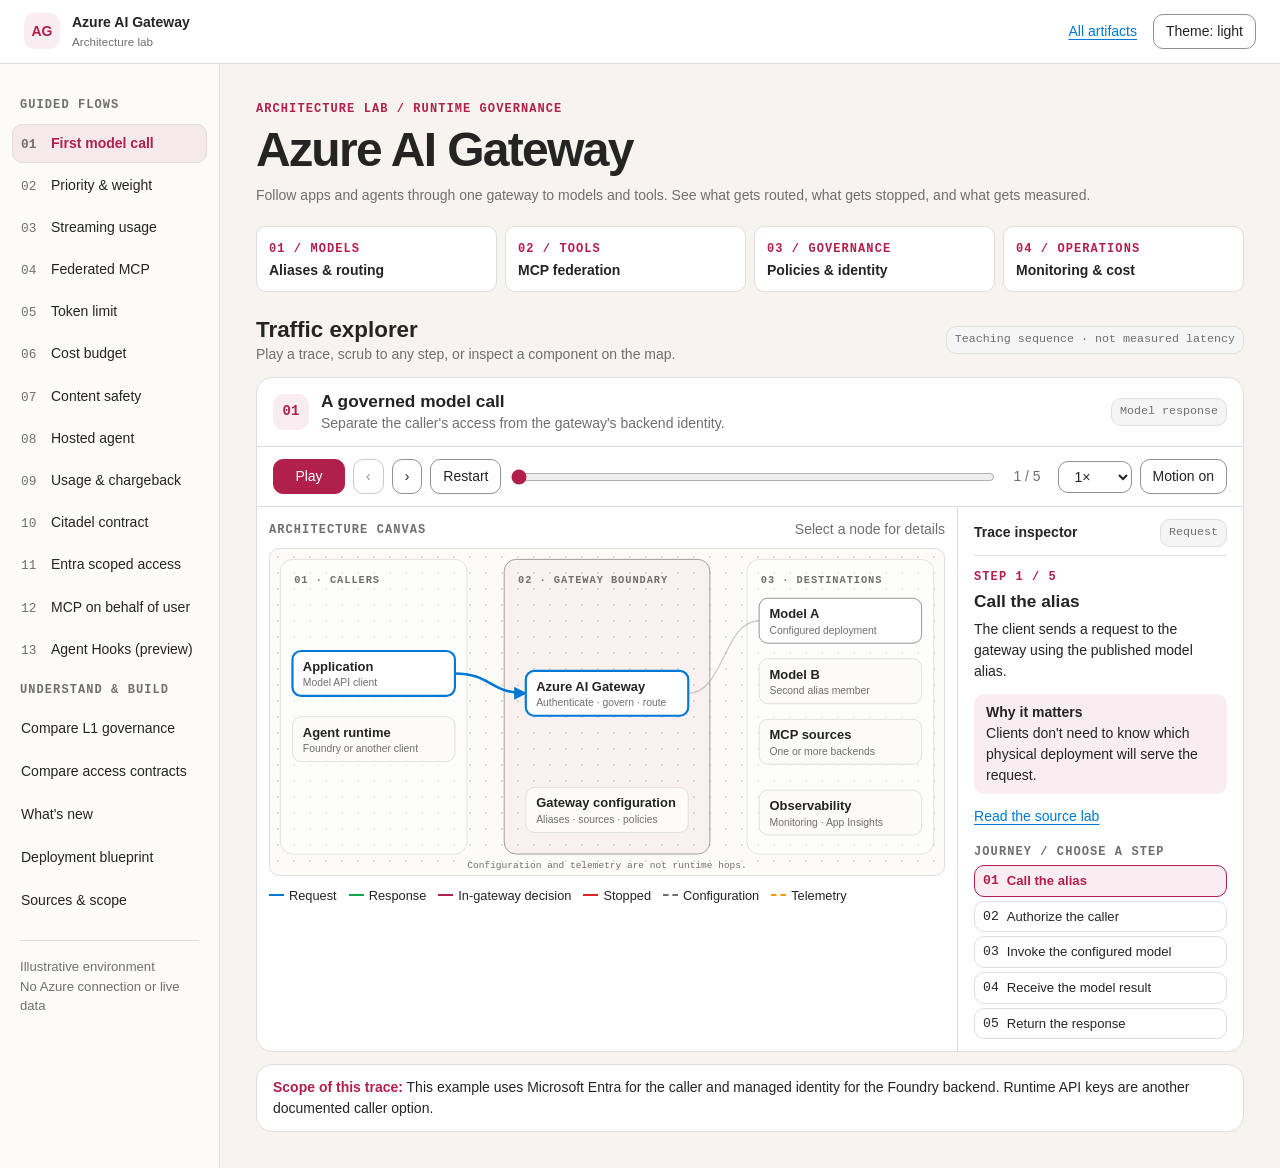
<file: docs/azure-ai-gateway/index.html>
<!doctype html>
<html lang="en">
<head>
  <meta charset="utf-8">
  <meta name="viewport" content="width=device-width, initial-scale=1">
  <meta name="description" content="Trace model routing, MCP federation, policy decisions, hosted-agent calls and telemetry in Azure AI Gateway.">
  <title>Azure AI Gateway | Architecture Lab</title>
  <script>
    (() => {
      const param = new URLSearchParams(window.location.search).get("scoutTheme");
      const theme =
        param || (window.matchMedia("(prefers-color-scheme: dark)").matches ? "dark" : "light");
      document.documentElement.setAttribute("data-theme", theme);
    })();
  </script>
  <style>
    :root {
      color-scheme: light;
      --cp-bg: #f7f4ef;
      --cp-bg-elevated: #fcfbf8;
      --cp-surface: #ffffff;
      --cp-surface-soft: #f5f5f5;
      --cp-border: #dedede;
      --cp-border-strong: #919191;
      --cp-text: #242424;
      --cp-text-muted: #5c5c5c;
      --cp-text-soft: #6f6f6f;
      --cp-accent: #b11f4b;
      --cp-accent-hover: #9a1a41;
      --cp-accent-soft: rgba(177, 31, 75, 0.08);
      --cp-accent-fg: #ffffff;
      --cp-success: #16a34a;
      --cp-danger: #dc2626;
      --cp-warning: #f59e0b;
      --cp-link: #0078d4;
      --cp-shadow: 0 18px 48px rgba(0, 0, 0, 0.12);
      --cp-overlay: rgba(255, 255, 255, 0.8);
      --cp-panel: rgba(255, 255, 255, 0.86);
      --cp-panel-strong: rgba(255, 255, 255, 0.96);
      --cp-sheen: rgba(255, 255, 255, 0.55);
      --cp-highlight: rgba(177, 31, 75, 0.12);
    }
    html[data-theme="dark"] {
      color-scheme: dark;
      --cp-bg: #3d3b3a;
      --cp-bg-elevated: #343231;
      --cp-surface: #292929;
      --cp-surface-soft: #2e2e2e;
      --cp-border: #474747;
      --cp-border-strong: #5f5f5f;
      --cp-text: #dedede;
      --cp-text-muted: #919191;
      --cp-text-soft: #b0b0b0;
      --cp-accent: #fd8ea1;
      --cp-accent-hover: #fb7b91;
      --cp-accent-soft: rgba(253, 142, 161, 0.14);
      --cp-accent-fg: #1a1a1a;
      --cp-success: #4ade80;
      --cp-danger: #f87171;
      --cp-warning: #fbbf24;
      --cp-link: #4da6ff;
      --cp-shadow: 0 18px 48px rgba(0, 0, 0, 0.32);
      --cp-overlay: rgba(41, 41, 41, 0.88);
      --cp-panel: rgba(41, 41, 41, 0.72);
      --cp-panel-strong: rgba(41, 41, 41, 0.96);
      --cp-sheen: rgba(255, 255, 255, 0.04);
      --cp-highlight: rgba(253, 142, 161, 0.12);
    }
    * { box-sizing: border-box; }
    [hidden] { display: none !important; }
    body { margin: 0; background: var(--cp-bg); color: var(--cp-text); font: 14px/1.5 "Segoe UI", Aptos, Calibri, -apple-system, BlinkMacSystemFont, sans-serif; }
    h1, h2, h3, p { margin: 0; }
    a { color: var(--cp-link); text-underline-offset: 3px; }
    button, select, input { font: inherit; accent-color: var(--cp-accent); }
    button, select { color: inherit; background: var(--cp-surface); border: 1px solid var(--cp-border-strong); border-radius: .625rem; padding: 6px 12px; }
    button { cursor: pointer; }
    button:hover:not(:disabled), select:hover { border-color: var(--cp-accent); }
    button:disabled { opacity: .48; cursor: default; }
    :focus-visible { outline: 2px solid var(--cp-accent); outline-offset: 3px; }
    .skip { position: absolute; top: -80px; left: 16px; z-index: 3; background: var(--cp-surface); padding: 8px; }
    .skip:focus { top: 8px; }
    code, .index, .eyebrow, .badge, .lane-label, .edge-note { font-family: Consolas, "Courier New", Courier, monospace; }
    code { overflow-wrap: anywhere; }
    .muted, .eyebrow, .badge, .number, .node-detail { color: var(--cp-text-soft); }
    .eyebrow { font-size: .75rem; text-transform: uppercase; letter-spacing: .09em; font-weight: 700; }
    .badge { display: inline-block; font-size: .73rem; border: 1px solid var(--cp-border); background: var(--cp-surface-soft); padding: 4px 8px; border-radius: .625rem; }
    .accent { color: var(--cp-accent); }
    .mark { width: 36px; height: 36px; display: grid; place-items: center; flex: none; background: var(--cp-accent-soft); color: var(--cp-accent); border-radius: .625rem; font-weight: 700; }
    .topbar { background: var(--cp-surface); border-bottom: 1px solid var(--cp-border); min-height: 60px; padding: 12px 24px; display: flex; align-items: center; gap: 12px; }
    .topbar strong { display: block; }
    .topbar small { display: block; color: var(--cp-text-soft); }
    .header-actions { display: flex; align-items: center; gap: 16px; margin-left: auto; }
    .shell { display: grid; grid-template-columns: 220px minmax(0, 1fr); max-width: 1800px; margin: auto; min-height: calc(100dvh - 60px); }
    .sidebar { background: var(--cp-bg-elevated); border-right: 1px solid var(--cp-border); padding: 24px 12px; }
    .sidebar .eyebrow { margin: 8px 8px 6px; }
    .sidebar nav { display: grid; gap: 4px; }
    .nav-group { display: grid; gap: 3px; }
    .nav-button { border-color: var(--cp-bg-elevated); background: var(--cp-bg-elevated); width: 100%; text-align: left; padding: 8px; }
    .nav-button .index { display: inline-block; width: 30px; color: var(--cp-text-soft); font-size: .8rem; }
    .nav-button[aria-current="page"] { border-color: var(--cp-border); background: var(--cp-accent-soft); color: var(--cp-accent); font-weight: 700; }
    .sidebar-note { border-top: 1px solid var(--cp-border); margin: 20px 8px 0; padding-top: 16px; font-size: .82rem; }
    main { padding: clamp(16px, 3vw, 36px); min-width: 0; }
    h1 { font-size: clamp(2rem, 3.8vw, 3rem); line-height: 1.15; letter-spacing: -.035em; margin: 4px 0 8px; }
    h2 { font-size: 1.4rem; line-height: 1.25; }
    h3 { font-size: 1.08rem; line-height: 1.35; }
    .overview { display: grid; grid-template-columns: repeat(4, minmax(0, 1fr)); gap: 8px; margin: 20px 0 24px; }
    .overview button { text-align: left; border: 1px solid var(--cp-border); padding: 10px 12px; min-width: 0; }
    .overview strong { display: block; margin-top: 2px; }
    .section-heading, .workspace-heading, .playback, .transport, .options, .inspector-label, .canvas-label, .legend { display: flex; align-items: center; gap: 8px; flex-wrap: wrap; }
    .section-heading, .workspace-heading, .inspector-label, .canvas-label { justify-content: space-between; }
    .section-heading { margin-bottom: 12px; }
    .panel, .workspace, .note { background: var(--cp-surface); border: 1px solid var(--cp-border); border-radius: 16px; }
    .workspace-heading, .playback { padding: 12px 16px; border-bottom: 1px solid var(--cp-border); }
    .workspace-heading { justify-content: flex-start; gap: 12px; }
    .workspace-heading .badge { margin-left: auto; }
    .primary { background: var(--cp-accent); border-color: var(--cp-accent); color: var(--cp-accent-fg); min-width: 72px; }
    .primary:hover:not(:disabled) { background: var(--cp-accent-hover); }
    .playback label.progress { display: flex; align-items: center; flex: 1 1 150px; gap: 8px; min-width: 0; }
    #step-range { flex: 1 1 0; min-width: 60px; }
    #step-count { min-width: 45px; text-align: center; white-space: nowrap; }
    .trace-grid { display: grid; grid-template-columns: minmax(0, 1fr) minmax(235px, 29%); }
    .map-column { min-width: 0; padding: 12px; }
    .canvas-label { margin-bottom: 8px; }
    .diagram { border: 1px solid var(--cp-border); border-radius: .625rem; overflow-x: auto; background-color: var(--cp-bg-elevated); background-image: radial-gradient(var(--cp-border) 1px, var(--cp-bg-elevated) 1px); background-size: 16px 16px; }
    #map { display: block; width: 100%; min-width: 590px; }
    .lane { fill: var(--cp-surface); fill-opacity: .55; stroke: var(--cp-border); }
    .lane.gateway-zone { fill: var(--cp-accent-soft); stroke: var(--cp-border-strong); }
    .lane-label { fill: var(--cp-text-soft); font-size: 12px; letter-spacing: .09em; font-weight: 700; }
    .edge { fill: none; stroke: var(--cp-border-strong); stroke-width: 1.6; stroke-opacity: .45; }
    .edge.active { stroke: var(--kind); stroke-width: 3; stroke-opacity: 1; }
    .dashed { stroke-dasharray: 6 5; }
    .node { cursor: pointer; }
    .node rect { fill: var(--cp-surface); stroke: var(--cp-border-strong); stroke-width: 1.1; }
    .node.active rect, .node[aria-pressed="true"] rect { stroke: var(--kind); stroke-width: 2.5; }
    .node:not(.relevant) rect { fill: var(--cp-bg-elevated); stroke: var(--cp-border); }
    .node:hover rect, .node:focus-visible rect { stroke: var(--cp-accent); stroke-width: 2.5; }
    .node-title { fill: var(--cp-text); font-size: 15px; font-weight: 700; }
    .node-subtitle { fill: var(--cp-text-soft); font-size: 12px; }
    .edge-note { fill: var(--cp-text-soft); font-size: 11px; }
    .packet { fill: var(--kind); stroke: var(--cp-surface); stroke-width: 2; }
    .legend { margin-top: 10px; font-size: .8rem; column-gap: 12px; }
    .legend-item { display: inline-flex; align-items: center; gap: 5px; }
    .legend-item::before { content: ""; width: 15px; border-top: 2px solid var(--kind); }
    .legend-item.side::before { border-top-style: dashed; }
    .request { --kind: var(--cp-link); }
    .response { --kind: var(--cp-success); }
    .policy { --kind: var(--cp-accent); }
    .error { --kind: var(--cp-danger); }
    .telemetry { --kind: var(--cp-warning); }
    .config { --kind: var(--cp-text-soft); }
    .inspector { min-width: 0; border-left: 1px solid var(--cp-border); padding: 12px 16px; }
    .inspector-label { padding-bottom: 8px; margin-bottom: 12px; border-bottom: 1px solid var(--cp-border); }
    .inspector h3 { margin: 4px 0 6px; }
    .value { background: var(--cp-accent-soft); margin: 12px 0; border-radius: .625rem; padding: 8px 12px; }
    .value strong { display: block; }
    .journey { margin: 0; list-style: none; padding: 4px 0 0; display: grid; gap: 4px; }
    .journey button { background: var(--cp-surface); border-color: var(--cp-border); padding: 5px 8px; font-size: .82rem; width: 100%; display: flex; gap: 8px; text-align: left; }
    .journey button[aria-current="step"] { border-color: var(--cp-accent); background: var(--cp-accent-soft); color: var(--cp-accent); font-weight: 700; }
    .note { margin-top: 12px; padding: 12px 16px; }
    .note strong { color: var(--cp-accent); }
    .detail-grid { display: grid; grid-template-columns: repeat(2, minmax(0, 1fr)); gap: 12px; }
    .panel { padding: 16px; }
    .panel h3 { margin: 4px 0 6px; }
    .panel p { margin: 4px 0 8px; }
    .panel .nav-button { display: inline-block; width: auto; }
    .comparison { overflow-x: auto; }
    .comparison table { width: 100%; min-width: 600px; border-collapse: collapse; }
    .comparison th, .comparison td { text-align: left; vertical-align: top; padding: 10px 12px; border-bottom: 1px solid var(--cp-border); }
    .comparison thead { background: var(--cp-surface-soft); }
    .comparison tbody th { width: 16%; }
    .detail-grid .panel > button { margin-top: 8px; }
    .l1-toolbar { display: flex; flex-wrap: wrap; align-items: end; gap: 8px; margin-bottom: 12px; }
    .l1-toolbar label { display: grid; grid-template-columns: minmax(0, 1fr); gap: 4px; max-width: 100%; }
    .l1-lane { list-style: none; display: grid; gap: 8px; margin: 12px 0; padding: 0; }
    .l1-lane li { border: 1px solid var(--cp-border); background: var(--cp-bg-elevated); border-radius: .625rem; padding: 8px 12px; }
    .l1-lane .index { color: var(--cp-accent); margin-right: 8px; }
    .l1-next { display: inline-block; margin-top: 8px; }
    .source-list { list-style: none; margin: 0; padding: 0; }
    .source-list li { padding: 10px 0; border-top: 1px solid var(--cp-border); }
    .sr-only { position: absolute; width: 1px; height: 1px; padding: 0; margin: -1px; overflow: hidden; clip-path: inset(50%); white-space: nowrap; }
    @media (max-width: 1190px) { .trace-grid { grid-template-columns: minmax(0, 1fr); } .inspector { border-left: 0; border-top: 1px solid var(--cp-border); } .journey { grid-template-columns: repeat(auto-fit, minmax(170px, 1fr)); } }
    @media (max-width: 800px) { .shell { grid-template-columns: minmax(0, 1fr); } .sidebar { padding: 8px 16px 12px; border-right: 0; border-bottom: 1px solid var(--cp-border); } .sidebar nav, .nav-group { display: flex; flex-wrap: wrap; gap: 4px; } .sidebar .nav-button { width: auto; } .sidebar .eyebrow, .sidebar-note { display: none; } }
    @media (max-width: 540px) { .topbar { padding: 8px 12px; } .header-actions { gap: 8px; } .overview { grid-template-columns: repeat(2, minmax(0, 1fr)); } .detail-grid { grid-template-columns: 1fr; } .nav-button { font-size: .82rem; } .nav-button .index { width: 24px; } .playback label.progress { order: 1; flex-basis: 100%; } .workspace-heading .badge { margin-left: 0; } }
  </style>
</head>
<body>
  <a class="skip" href="#main">Skip to content</a>
  <header class="topbar">
    <span class="mark" aria-hidden="true">AG</span>
    <div><strong>Azure AI Gateway</strong><small>Architecture lab</small></div>
    <div class="header-actions"><a href="../">All artifacts</a><button type="button" id="theme">Theme: light</button></div>
  </header>
  <div class="shell">
    <aside class="sidebar">
      <nav aria-label="Architecture workspace">
        <p class="eyebrow">Guided flows</p>
        <div class="nav-group" id="flows"></div>
        <p class="eyebrow">Understand &amp; build</p>
        <button class="nav-button" data-route="l1">Compare L1 governance</button>
        <button class="nav-button" data-route="access">Compare access contracts</button>
        <button class="nav-button" data-route="new">What's new</button>
        <button class="nav-button" data-route="blueprint">Deployment blueprint</button>
        <button class="nav-button" data-route="sources">Sources &amp; scope</button>
      </nav>
      <p class="sidebar-note muted">Illustrative environment<br>No Azure connection or live data</p>
    </aside>
    <main id="main" tabindex="-1">
      <p class="eyebrow accent">Architecture lab / Runtime governance</p>
      <h1>Azure AI Gateway</h1>
      <p class="muted">Follow apps and agents through one gateway to models and tools. See what gets routed, what gets stopped, and what gets measured.</p>
      <div class="overview" aria-label="Explore by capability">
        <button data-route="routing"><span class="eyebrow accent">01 / Models</span><strong>Aliases &amp; routing</strong></button>
        <button data-route="tools"><span class="eyebrow accent">02 / Tools</span><strong>MCP federation</strong></button>
        <button data-route="limits"><span class="eyebrow accent">03 / Governance</span><strong>Policies &amp; identity</strong></button>
        <button data-route="telemetry"><span class="eyebrow accent">04 / Operations</span><strong>Monitoring &amp; cost</strong></button>
      </div>
      <section id="traffic" aria-labelledby="traffic-title">
        <div class="section-heading">
          <div><h2 id="traffic-title">Traffic explorer</h2><p class="muted">Play a trace, scrub to any step, or inspect a component on the map.</p></div>
          <span class="badge">Teaching sequence · not measured latency</span>
        </div>
        <div class="workspace">
          <div class="workspace-heading"><span class="mark index" id="flow-index" aria-hidden="true">01</span><div><h3 id="flow-title"></h3><p class="muted" id="flow-summary"></p></div><span class="badge" id="outcome"></span></div>
          <div class="playback" aria-label="Flow playback">
            <div class="transport">
              <button type="button" class="primary" id="play">Play</button>
              <button type="button" id="previous" title="Previous step" aria-label="Previous step">‹</button>
              <button type="button" id="next" title="Next step" aria-label="Next step">›</button>
              <button type="button" id="restart">Restart</button>
            </div>
            <label class="progress"><span class="sr-only">Walkthrough step</span><input id="step-range" type="range" min="0" max="1" value="0"><output class="number" id="step-count" for="step-range"></output></label>
            <div class="options">
              <label><span class="sr-only">Playback speed</span><select id="speed"><option value=".5">0.5×</option><option value="1" selected>1×</option><option value="1.5">1.5×</option><option value="2">2×</option></select></label>
              <button type="button" id="motion" aria-pressed="true">Motion on</button>
            </div>
          </div>
          <div class="trace-grid">
            <div class="map-column">
              <div class="canvas-label"><span class="eyebrow">Architecture canvas</span><span class="muted">Select a node for details</span></div>
              <div class="diagram" tabindex="0" role="region" aria-label="Architecture diagram; scroll horizontally as needed">
                <svg id="map" viewBox="0 0 780 377" role="group" aria-labelledby="map-title map-desc" xmlns="http://www.w3.org/2000/svg">
                  <title id="map-title">Azure AI Gateway request map</title>
                  <desc id="map-desc">Callers on the left reach Azure AI Gateway in the center. Model and tool backends on the right serve configured requests. Configuration and telemetry are not extra runtime hops.</desc>
                  <defs><marker id="arrow" viewBox="0 0 10 10" refX="9" refY="5" markerWidth="5" markerHeight="5" orient="auto"><path d="M0 0 10 5 0 10z" fill="context-stroke"/></marker></defs>
                  <rect class="lane" x="12" y="12" width="216" height="341" rx="14"/>
                  <rect class="lane gateway-zone" x="271" y="12" width="238" height="341" rx="14"/>
                  <rect class="lane" x="552" y="12" width="216" height="341" rx="14"/>
                  <text class="lane-label" x="28" y="39">01 · CALLERS</text>
                  <text class="lane-label" x="287" y="39">02 · GATEWAY BOUNDARY</text>
                  <text class="lane-label" x="568" y="39">03 · DESTINATIONS</text>
                  <g id="paths" aria-hidden="true"></g>
                  <g id="nodes"></g>
                  <g id="packets" aria-hidden="true"></g>
                  <text class="edge-note" x="390" y="369" text-anchor="middle">Configuration and telemetry are not runtime hops.</text>
                </svg>
              </div>
              <div class="legend" aria-label="Trace legend"><span class="legend-item request">Request</span><span class="legend-item response">Response</span><span class="legend-item policy">In-gateway decision</span><span class="legend-item error">Stopped</span><span class="legend-item config side">Configuration</span><span class="legend-item telemetry side">Telemetry</span></div>
            </div>
            <aside class="inspector" aria-label="Trace inspector">
              <div class="inspector-label"><strong id="inspector-name">Trace inspector</strong><span class="badge" id="step-kind"></span></div>
              <div id="step-panel">
                <p class="eyebrow accent" id="step-index"></p>
                <h3 id="step-title"></h3>
                <p id="step-text"></p>
                <p class="value"><strong>Why it matters</strong><span id="step-value"></span></p>
                <a id="step-source">Read the source lab</a>
              </div>
              <div id="component-panel" hidden>
                <h3 id="component-title" tabindex="-1"></h3>
                <p id="component-text"></p>
                <p class="value"><strong>Boundary to remember</strong><span id="component-value"></span></p>
                <a id="component-source">Read the source lab</a>
                <p style="margin-top: 12px"><button type="button" id="return">Return to trace</button></p>
              </div>
              <p class="eyebrow" style="margin-top: 16px">Journey / Choose a step</p>
              <ol class="journey" id="journey"></ol>
              <p class="sr-only" id="announcement" role="status" aria-atomic="true"></p>
            </aside>
          </div>
        </div>
        <p class="note"><strong>Scope of this trace:</strong> <span id="caveat"></span></p>
        <p class="note" id="related-traces" hidden><a href="#access">Compare both access approaches</a> · <a href="#new">See what's new</a></p>
      </section>
      <section id="l1" aria-labelledby="l1-title" hidden>
        <div class="section-heading"><div><h2 id="l1-title">Citadel L1 governance with Azure AI Gateway</h2><p class="muted">Compare the Azure Samples accelerator with the dedicated gateway, control by control.</p></div><span class="badge">L1 · Governance Hub</span></div>
        <p class="panel">Azure AI Gateway can take over supported model and MCP traffic without reproducing the accelerator's APIM products or policy fragments. It does <strong>not</strong> replace the whole Citadel blueprint. Keep the hub's governance responsibilities, the teams' agent runtimes, and cross-cutting identity and security controls. The comparison below is a design aid, not a feature-parity claim or a migration run.</p>
        <div class="panel note">
          <div class="l1-toolbar">
            <label for="l1-concern"><span class="eyebrow">Governance concern</span><select id="l1-concern"></select></label>
            <button type="button" id="l1-replay">Replay comparison</button>
            <span class="badge">Control sequence · not measured latency</span>
          </div>
          <h3 id="l1-concern-title"></h3>
          <div class="detail-grid">
            <article class="panel"><span class="eyebrow accent">Citadel L1 · Accelerator</span><ol class="l1-lane" id="l1-before"></ol><p id="l1-before-detail"></p><a id="l1-before-source">Accelerator implementation</a></article>
            <article class="panel"><span class="eyebrow accent">L1 · Azure AI Gateway</span><ol class="l1-lane" id="l1-after"></ol><p id="l1-after-detail"></p><a id="l1-after-source">Gateway documentation</a></article>
          </div>
          <p class="note"><strong>Keep or verify:</strong> <span id="l1-check"></span><br><a class="l1-next" id="l1-next"></a></p>
          <p class="sr-only" id="l1-status" role="status"></p>
        </div>
        <div class="detail-grid note">
          <article class="panel"><span class="eyebrow accent">Start with one workload</span><h3>Prove the new path before cutting over</h3><p>Inventory the APIM APIs, policy fragments, keys, private routes and telemetry consumers. Pilot one model alias and one MCP server, then test scoped grants and denials, counter behavior, safety, routing and attribution. Keep the APIM route available until the workload's required controls and downstream reporting pass.</p><a data-source="accelerator">Accelerator source</a> · <a data-source="migration">APIM migration inventory and plan</a></article>
          <article class="panel"><span class="eyebrow accent">No automatic parity</span><h3>Keep a separate plan for APIM-specific controls</h3><p>Don't assume custom XML, mixed model/MCP/A2A contracts, API Center registration, custom usage contracts, or the existing network topology transfer automatically. Test the actual endpoints, scopes, policies and reports you need. Retain APIM or redesign controls where equivalence isn't verified.</p><a href="#access">Compare access contracts</a> · <a href="#new">Review recent gateway capabilities</a></article>
        </div>
      </section>
      <section id="access" aria-labelledby="access-title" hidden>
        <div class="section-heading"><div><h2 id="access-title">Access contracts: Citadel vs. Azure AI Gateway</h2><p class="muted">Same intent: give a support workload only its approved model and tools.</p></div><span class="badge">Two animated walkthroughs</span></div>
        <div class="detail-grid">
          <article class="panel"><span class="eyebrow accent">Citadel / API Management</span><h3>One contract bundles access and policy</h3><p>The accelerator creates an APIM product, API associations, and subscription for the use case. In the illustrated JWT-enabled contract, the caller uses both an APIM subscription key and an Entra token.</p><button type="button" data-route="citadel-access">Play the Citadel contract</button></article>
          <article class="panel"><span class="eyebrow accent">Azure AI Gateway / Entra ID</span><h3>Use scoped role assignments instead of handing out a key</h3><p>Give the workload identity the Models User role on one alias and the Tools User role on one MCP server. The runtime presents a short-lived bearer token without an APIM product or subscription key.</p><button type="button" data-route="entra-access">Play the Entra access flow</button></article>
        </div>
        <div class="panel comparison note" tabindex="0" role="region" aria-label="Access comparison table; scroll horizontally as needed">
          <table>
            <thead><tr><th scope="col">Decision</th><th scope="col">Citadel access contract</th><th scope="col">Azure AI Gateway equivalent or gap</th></tr></thead>
            <tbody>
              <tr><th scope="row">Who may call?</th><td>The generated subscription selects the product; the JWT-enabled sample also validates the caller token and required role.</td><td>Assign <strong>AI Gateway Models User</strong> on the alias and <strong>AI Gateway Tools User</strong> on the MCP server to a workload principal or appropriate group. <strong>AI Gateway User</strong> can cover both types; avoid broad inherited roles unless intended.</td></tr>
              <tr><th scope="row">What may they call?</th><td>API associations and product policy narrow the permitted models or assets.</td><td>Use alias and MCP server scopes. The Tools User role is not a per-tool entitlement: use server tool allow/block lists, or publish distinct narrowly configured servers when groups need different tool sets.</td></tr>
              <tr><th scope="row">How much?</th><td>The sample meters consumption by APIM subscription; the mixed contract can use distinct counters per asset type.</td><td>Configure a gateway or asset policy and choose the counter. Caller identity can distinguish Entra callers by <code>tid</code> and <code>oid</code>. Claim-based cost overrides change each matching caller's allowance; they do not create a shared team budget.</td></tr>
              <tr><th scope="row">Which credential reaches the backend?</th><td>The gateway has its own outbound configuration; the subscription and caller JWT do not grant backend access.</td><td>Configure outbound managed identity or a supported backend credential separately. For supported MCP backends, explicitly configure delegated on-behalf-of (OBO) when the backend must authorize the actual user. <a href="#mcp-obo">See the animated example</a>.</td></tr>
              <tr><th scope="row">What does not map?</th><td>The mixed sample bundles model, MCP and A2A access with custom product-policy logic.</td><td>Do not assume a one-to-one product bundle, arbitrary APIM XML parity, or A2A asset-level RBAC parity from the documented model and MCP roles. Verify each needed control independently.</td></tr>
            </tbody>
          </table>
        </div>
        <p class="note"><strong>Suggested rollout:</strong> Keep a versioned per-use-case record of principal, environment, exact alias and MCP server, policy settings, backend auth, and allow/deny tests. That can remain your team's “access contract,” even though the runtime uses native RBAC and policies. Verify an allowed alias and MCP server, a valid identity denied access to another alias, and a disallowed tool on the allowed server. Gateway API keys are broader than asset-scoped Entra access, so don't treat one as a per-contract replacement.</p>
        <p class="note"><a data-source="identityDocs">Gateway security and identity</a> · <a data-source="entra">RBAC lab and token examples</a> · <a data-source="citadel">Citadel architecture lab</a></p>
      </section>
      <section id="new" aria-labelledby="new-title" hidden>
        <div class="section-heading"><div><h2 id="new-title">What's new in Azure AI Gateway</h2><p class="muted">Selected capabilities from the official gateway documentation and release notes; not an exhaustive availability matrix.</p></div></div>
        <div class="detail-grid">
          <article class="panel"><span class="badge">Preview · MCP</span><h3>Agent Hooks</h3><p>Send an inline allow/deny decision to your own governance service before or after a tool call. A pre-call deny stops execution; a post-call deny withholds the result but can't undo side effects. Default <code>failClosed</code> blocks remote evaluation failures. <code>failOpen</code> permits continuation on those failures, not on explicit denies or failed local checks. Hooks are synchronous verdicts, not transforms or fire-and-forget callbacks.</p><p><a data-source="policyDocs">Policy guide</a> · <a data-source="hookReference">Policy reference</a></p><button type="button" data-route="hooks">Play the Agent Hooks trace</button></article>
          <article class="panel"><span class="badge">Identity · MCP</span><h3>On-behalf-of backend authentication</h3><p>In the documented <code>expenses-tools</code> example, the gateway exchanges a delegated gateway token for a delegated backend token. A managed identity authenticates the exchange application; the backend still authorizes the signed-in user.</p><p><a data-source="oboDocs">Access backends with user credentials</a></p><button type="button" data-route="mcp-obo">Explore the MCP on-behalf-of flow</button></article>
          <article class="panel"><span class="badge">Routing · Models</span><h3>Alias failover rules</h3><p>Priority and weight choose among configured deployments. Separately, configured failure rules can retry the same backend, switch to another eligible deployment, or temporarily exclude a failing backend within a per-request retry limit. A weighted split alone does not configure failover.</p><a data-source="failoverDocs">Gateway release notes on failover</a> · <a data-source="routing">Routing lab</a></article>
          <article class="panel"><span class="badge">Governance · MCP</span><h3>Microsoft Agent 365 and threat protection</h3><p>Agent 365 inventories MCP servers and can block servers or tools; individual tool controls require a static allowed-tool list. Separately, tool threat protection applies Defender and Purview checks when configured with eligible licensing and delegated Entra user authentication. It is not the custom Agent Hooks policy.</p><a data-source="agent365">Agent 365 governance lab</a> · <a data-source="threat">Threat protection lab</a></article>
          <article class="panel"><span class="badge">Spend · Monitoring</span><h3>Identity-based budgets and attribution</h3><p>Cost policies can override the default amount for a matching identity or validated token claims. The first matching override wins. Configured OpenTelemetry exports can carry selected claims; the gateway also accounts for streamed tokens without requiring the client to request usage.</p><a data-source="budget">Budget lab</a> · <a data-source="telemetry">OpenTelemetry lab</a> · <a data-source="streaming">Streaming lab</a></article>
          <article class="panel"><span class="badge">Tooling · MCP</span><h3>Federated sources and protocol versions</h3><p>Compose a single endpoint from sources such as remote MCP servers, OpenAPI services, managed connectors, and Foundry Toolbox. Choose supported protocol versions on the server, including MCP <code>2026-07-28</code> where supported.</p><a data-source="tools">Federation lab</a> · <a data-source="releaseDocs">Gateway release notes</a></article>
        </div>
        <p class="note">These cards summarize the published capabilities, not live tenant verification. Consult the <a data-source="portalDocs">Azure AI Gateway docs</a> for current prerequisites and availability. No A2A access-contract parity or exact release date for Agent Hooks is asserted here.</p>
      </section>
      <section id="blueprint" aria-labelledby="blueprint-title" hidden>
        <div class="section-heading"><div><h2 id="blueprint-title">Deployment blueprint</h2><p class="muted">What you configure before any of these requests can run.</p></div><span class="badge">Guidance, not a deployment tool</span></div>
        <div class="detail-grid">
          <article class="panel"><span class="eyebrow accent">01 / Resource</span><h3>Provision the gateway</h3><p>Create a <code>Microsoft.ApiManagement/aigateways</code> resource. Choose the supported ingress and backend networking for your deployment. For private backends, plan network integration and name resolution explicitly.</p><a data-source="provision">Provisioning lab</a> · <a data-source="network">Private networking lab</a></article>
          <article class="panel"><span class="eyebrow accent">02 / Supply</span><h3>Publish models and tools</h3><p>Configure providers and backend models, then publish an alias clients can use. Register MCP sources under a federated endpoint and decide which namespaced tools to expose.</p><a data-source="aliases">Multi-provider aliases lab</a> · <a data-source="tools">MCP federation lab</a></article>
          <article class="panel"><span class="eyebrow accent">03 / Governance</span><h3>Scope identity and guardrails</h3><p>Give callers appropriate runtime keys or Entra role assignments. Configure backend credentials or managed identity separately. Apply and verify limits, budgets and content-safety policies where supported.</p><a data-source="entra">Entra and RBAC lab</a> · <a data-source="backend">Backend identity lab</a> · <a data-source="baseline">Gateway baselines lab</a></article>
          <article class="panel"><span class="eyebrow accent">04 / Operations</span><h3>Verify allowed and denied outcomes</h3><p>Run a known-good request, check policy failures and the chosen backend, and verify Monitoring. If exporting identity claims for attribution, choose only what you need and check what the callers' tokens actually carry.</p><a data-source="monitor">Monitoring lab</a> · <a data-source="telemetry">OpenTelemetry lab</a></article>
        </div>
        <p class="note"><strong>Different from Citadel:</strong> This explorer shows the dedicated Azure AI Gateway resource and its configuration. The <a href="../foundry-citadel/">AI Citadel explorer</a> uses an API Management accelerator with backend, publish and access contracts. Those contracts and network layers are not assumed here.</p>
      </section>
      <section id="sources" aria-labelledby="sources-title" hidden>
        <div class="section-heading"><div><h2 id="sources-title">Sources &amp; scope</h2><p class="muted">Every trace step links to the Azure/aigateway lab that documents it.</p></div></div>
        <div class="panel">
          <p>These teaching traces use example credentials and outcomes, not live calls, deployment instructions, or promises about service latency or policy order. Availability and supported configuration can change; consult the <a href="https://aka.ms/aigateway/docs">current service documentation</a> before deploying.</p>
          <p>Product capabilities are sourced from the <a data-source="portalDocs">Azure AI Gateway docs</a>. Lab links are pinned to the <a href="https://github.com/Azure/aigateway/tree/18803de4737bfb046d67e61e7bc307f0f710e5fe/labs">Azure/aigateway checkout</a> used to verify the examples. For hands-on deployment, use the <a href="https://azure.github.io/aigateway/">current lab site</a>.</p>
          <ul class="source-list" id="source-list"></ul>
        </div>
      </section>
    </main>
  </div>
  <noscript><p class="note">Enable JavaScript to play the teaching traces, or read the <a href="https://azure.github.io/aigateway/">Azure AI Gateway labs</a>.</p></noscript>
  <script>
    const sourceBase = "https://github.com/Azure/aigateway/blob/18803de4737bfb046d67e61e7bc307f0f710e5fe/labs/";
    const acceleratorBase = "https://github.com/Azure-Samples/ai-hub-gateway-solution-accelerator/blob/81599b31dfbaee20ebd3a6d2ba9b07dde3c31814/";
    const sources = {
      overview: ["00-how-ai-gateway-works", "How Azure AI Gateway works"],
      provision: ["01-provision-gateway", "Provision a gateway"],
      model: ["02-first-model-call", "Publish a Foundry model and make your first call"],
      aliases: ["03-multi-provider-aliases", "Publish models behind stable aliases"],
      tools: ["04-federate-mcp-tools", "Federate MCP tools behind one endpoint"],
      toolPolicy: ["05-mcp-tool-controls", "Control which tools agents can call"],
      limits: ["06-token-limits", "Throttle tokens per caller"],
      budget: ["07-cost-budgets", "Enforce cost budgets with per-caller overrides"],
      safety: ["08-content-safety", "Screen prompts and responses"],
      baseline: ["09-gateway-baselines", "Set gateway-wide policy baselines"],
      entra: ["11-entra-rbac", "Go keyless with Microsoft Entra ID and RBAC"],
      backend: ["12-backend-identity", "Call backends with managed identities"],
      monitor: ["13-monitoring", "Monitor usage, cost, and traces"],
      telemetry: ["14-otel-chargeback", "Attribute tokens and cost with OpenTelemetry"],
      agents: ["16-foundry-hosted-agent", "Connect a Foundry hosted agent to the gateway"],
      network: ["18-private-networking", "Lock down backend traffic with private networking"],
      threat: ["19-tool-threat-protection", "Protect tool calls with Agent 365 threat protection"],
      agent365: ["20-agent-365-governance", "Govern MCP servers with Agent 365"],
      routing: ["22-model-routing", "Route an alias across models by priority and weight"],
      streaming: ["23-streaming-responses", "Stream responses and count every token"],
      portalDocs: ["https://ai.gateway.azure.com/docs", "Azure AI Gateway product documentation"],
      identityDocs: ["https://ai.gateway.azure.com/docs/security-identity", "Security and identity"],
      policyDocs: ["https://ai.gateway.azure.com/docs/policies", "Gateway policies"],
      oboDocs: ["https://ai.gateway.azure.com/docs/toolservers/access-backends-with-user-credentials", "Access MCP server backends with user credentials"],
      releaseDocs: ["https://ai.gateway.azure.com/docs/releases/2026-09-10", "Gateway release notes"],
      failoverDocs: ["https://ai.gateway.azure.com/docs/releases/2026-08-28", "Gateway release notes on failover"],
      hookReference: ["https://github.com/Azure/aigateway/blob/18803de4737bfb046d67e61e7bc307f0f710e5fe/skills/manage-ai-gateway/references/policies.md#agenthooks-mcp-toolserver-only", "Azure/aigateway Agent Hooks policy reference"],
      citadel: ["../foundry-citadel/", "Citadel access-contract walkthrough"],
      accelerator: [`${acceleratorBase}README.md`, "Citadel L1 accelerator snapshot"],
      acceleratorAccess: [`${acceleratorBase}bicep/infra/citadel-access-contracts/README.md`, "Accelerator access contracts"],
      acceleratorPolicy: [`${acceleratorBase}bicep/infra/citadel-access-contracts/citadel-access-contracts-policy.md`, "Accelerator product policies"],
      acceleratorBackend: [`${acceleratorBase}bicep/infra/llm-backend-onboarding/README.md`, "Accelerator backend onboarding"],
      acceleratorPublish: [`${acceleratorBase}bicep/infra/citadel-publish-contracts/README.md`, "Accelerator publish contracts"],
      acceleratorMonitor: [`${acceleratorBase}guides/platform-observability-guide.md`, "Accelerator logging and FinOps"],
      acceleratorNetwork: [`${acceleratorBase}guides/network-approach.md`, "Accelerator network architecture"],
      modelFailover: ["https://ai.gateway.azure.com/docs/models/failover", "Alias failover and retry rules"],
      federationDocs: ["https://ai.gateway.azure.com/docs/toolservers/federate-tool-servers", "Federate MCP servers and tools"],
      costDocs: ["https://ai.gateway.azure.com/docs/policies/cost-limit", "Cost limit and caller overrides"],
      hookDocs: ["https://ai.gateway.azure.com/docs/policies/agent-hooks", "Agent Hooks policy"],
      exportDocs: ["https://ai.gateway.azure.com/docs/observability/custom-destination", "Export gateway telemetry"],
      vnetDocs: ["https://ai.gateway.azure.com/docs/networking/vnet", "Gateway virtual network integration"],
      migration: ["https://github.com/Azure/aigateway/blob/18803de4737bfb046d67e61e7bc307f0f710e5fe/skills/migrate-apim/SKILL.md", "APIM migration inventory and plan"],
    };

    const l1Concerns = [
      {
        title: "Caller access and entitlement",
        before: ["Deploy product and API associations", "Issue subscription key; optionally require JWT", "Enforce access in product and API policy"],
        after: ["Assign Entra role on alias or MCP server", "Caller presents an Entra bearer token", "Gateway checks the requested asset"],
        beforeDetail: "The access contract creates products and subscriptions, publishes the key and URLs to Key Vault, and can layer JWT checks on top.",
        afterDetail: "For supported model and MCP calls, native runtime RBAC removes the per-contract APIM product, subscription key and custom JWT validation from the keyless path.",
        check: "Keep an auditable record of principal, assets and policies. Test denied access and inherited roles. An MCP server grant isn't a per-tool grant, and outbound authentication is still separate.",
        sources: ["acceleratorAccess", "identityDocs"], more: ["access", "Compare access mechanics"],
      },
      {
        title: "Model capacity, routing and failover",
        before: ["Declare model backends in Bicep", "Generate APIM pools and routing fragments", "Apply priority, weight and circuit breakers"],
        after: ["Publish a stable model alias", "Configure backend priorities and weights", "Apply separate failover and retry rules"],
        beforeDetail: "The accelerator already supports weighted and priority routing and APIM circuit breakers. These are not new governance goals.",
        afterDetail: "Alias-level configuration replaces equivalent APIM pool wiring for covered models. Configured rules can retry a backend, switch to another eligible deployment, or temporarily exclude a failing backend.",
        check: "Confirm compatibility, region and capacity, failure conditions, retries and affinity for stateful APIs. Don't infer failover from weights or assume the old affinity and retry behavior transfers.",
        sources: ["acceleratorBackend", "modelFailover"], more: ["routing", "Play the weighted routing trace"],
      },
      {
        title: "Token limits and cost budgets",
        before: ["Set APIM product policy", "Identify the contract by subscription", "Enforce model token or tool request limits"],
        after: ["Set gateway or asset policies", "Choose caller identity or a supported counter", "Enforce usage or estimated-cost limits"],
        beforeDetail: "The accelerator's sample uses the APIM subscription for model token limits and quotas; its mixed contract uses request counters for tools and agents.",
        afterDetail: "Native token and request limits reduce XML wiring. Cost limits can deny model requests against estimated spend and set different allowances for matching callers or claims.",
        check: "A per-principal budget isn't the old shared subscription quota. Verify scope, renewal window, counter identity and denial behavior; reconcile estimates against your billing data.",
        sources: ["acceleratorPolicy", "costDocs"], more: ["budget", "Play the budget denial trace"],
      },
      {
        title: "Content safety and custom decisions",
        before: ["Choose safety rules for the product", "Apply opt-in APIM LLM safety policy", "Handle denials and optional alerts"],
        after: ["Configure supported model safety policy", "Screen prompts and responses", "Optionally use MCP Agent Hooks"],
        beforeDetail: "The accelerator documents an opt-in APIM content-safety policy and configurable alerting. It can also host custom product-policy logic.",
        afterDetail: "Use the native model safety policy where supported. MCP Agent Hooks (preview) add a synchronous external allow/deny decision before or after a tool call; they aren't model screening or an arbitrary XML replacement.",
        check: "Test thresholds, error handling and alerting. An MCP post-call denial can't undo tool side effects; use pre-call checks for decisions that must prevent execution.",
        sources: ["acceleratorPolicy", "hookDocs"], more: ["hooks", "Play the Agent Hooks trace"],
      },
      {
        title: "MCP federation, publishing and backend identity",
        before: ["Publish MCP or A2A endpoints and baseline policies", "Optionally register assets in API Center", "Grant consumption separately"],
        after: ["Compose a federated MCP endpoint", "Expose reviewed tools and grant server access", "Configure backend identity per source"],
        beforeDetail: "The preview publish contract covers existing MCP servers, API-to-MCP and A2A, with optional API Center registration. Publication doesn't create client products or subscriptions.",
        afterDetail: "Federation combines registered sources under namespaced tools. A configured source can use delegated on-behalf-of exchange so the backend authorizes the user, rather than a shared account.",
        check: "Keep the approved catalog and entitlement process. Verify A2A, API Center and any existing MCP resilience controls separately. OBO needs delegated consent and managed-identity trust; app-only tokens can't stand in for the user.",
        sources: ["acceleratorPublish", "federationDocs"], more: ["mcp-obo", "Play the MCP on-behalf-of trace"],
      },
      {
        title: "Monitoring, export and chargeback",
        before: ["Collect APIM diagnostics and custom metrics", "Send configured usage events through Event Hubs and Logic Apps", "Store and report via Cosmos DB and Power BI"],
        after: ["Inspect gateway requests, tokens and cost", "Connect Application Insights or export via OTLP", "Attribute with selected caller claims"],
        beforeDetail: "The accelerator has different paths for operational diagnostics and contract-attributed FinOps reporting. The usage pipeline is not a request hop.",
        afterDetail: "Native request visibility and OpenTelemetry export can reduce custom collection for covered signals, including streamed usage and selected Entra claims.",
        check: "The existing Cosmos DB schema, Power BI dashboards and chargeback rules don't transfer automatically. Check fields, retention, privacy, alerts, and any separate agent or tool instrumentation.",
        sources: ["acceleratorMonitor", "exportDocs"], more: ["telemetry", "Play the usage and chargeback trace"],
      },
      {
        title: "Network and operational boundaries",
        before: ["Place APIM in the hub or a governance spoke", "Wire routing, private endpoints and DNS", "Operate the accelerator's supporting resources"],
        after: ["Deploy the dedicated AI Gateway resource", "Configure supported ingress and egress separately", "Prove reachability and regional suitability"],
        beforeDetail: "The accelerator defines hub-based and dedicated-spoke patterns and networks the gateway and supporting services.",
        afterDetail: "Supported AI flows no longer need an APIM instance just for those routes. The dedicated gateway has its own networking options; it doesn't provision the existing enterprise topology.",
        check: "Validate private ingress, backend networking, DNS, firewall policy, region and recovery. Keep existing APIM services or private routing dependencies that are outside the pilot.",
        sources: ["acceleratorNetwork", "vnetDocs"], more: ["blueprint", "See the gateway deployment blueprint"],
      },
    ];

    const nodes = {
      entra: { x: 120, y: 73, title: "Microsoft Entra ID", label: "Issues the caller token", source: "identityDocs", detail: "A workload can acquire an app-only access token; a signed-in-user client requests a delegated access token. Both target the gateway.", boundary: "Only the delegated token carries the user identity needed for MCP on-behalf-of.", only: ["entra-access", "mcp-obo"] },
      signedInClient: { x: 120, y: 144, title: "Signed-in MCP client", label: "Delegated user access", source: "oboDocs", detail: "The MCP client signs in a user and requests the Azure AI Gateway Dataplane delegated scope Data.All.", boundary: "Consent to the gateway is separate from the exchange application's delegated consent to the backend.", only: ["mcp-obo"] },
      exchange: { x: 390, y: 73, title: "Entra token endpoint", label: "On-behalf-of exchange", source: "oboDocs", detail: "The token exchange app has delegated backend permission. A federated credential on that app trusts the user-assigned managed identity attached to the gateway.", boundary: "The managed identity authenticates the exchange app; it does not become the user or supply the user's backend permissions.", only: ["mcp-obo"] },
      expenses: { x: 660, y: 223, title: "Expenses MCP backend", label: "Authorizes the signed-in user", source: "oboDocs", detail: "The HTTPS MCP backend accepts Entra delegated tokens and authorizes the user and requested data.", boundary: "Gateway RBAC grants access to the MCP server, not to the underlying expenses.", only: ["mcp-obo"] },
      apim: { x: 390, y: 167, title: "Citadel / APIM", label: "Product policy · API routing", source: "citadel", detail: "The illustrated Citadel contract provisions an APIM product, API associations, a subscription and product policy. The consumer presents the subscription key plus a JWT in the JWT-enabled sample.", boundary: "The product selects the contract; the token validates the caller.", only: ["citadel-access"] },
      contract: { x: 390, y: 302, title: "Citadel access contract", label: "Bicep parameters · XML", source: "citadel", detail: "The accelerator stores the active APIM subscription key and per-asset endpoint URLs in Key Vault.", boundary: "This configuration is not a serial hop in the inference request.", only: ["citadel-access"] },
      hook: { x: 660, y: 305, title: "Governance service", label: "Agent Hooks · preview", source: "policyDocs", detail: "A configured decision service returns a synchronous allow or deny verdict before or after an MCP tool call.", boundary: "A post-call deny withholds the result, not the action already taken.", only: ["hooks"] },
      app: { x: 120, y: 144, title: "Application", label: "Model API client", source: "model", detail: "The client authenticates to the gateway and selects a published model. It does not need the model provider credential.", boundary: "A client-facing alias need not expose the backend deployment identifier." },
      agent: { x: 120, y: 220, title: "Agent runtime", label: "Foundry or another client", source: "agents", detail: "The agent calls configured model and MCP endpoints. The Foundry lab uses an Entra Agent ID for model requests and the project managed identity for tools.", boundary: "The gateway governs those calls; the agent runtime chooses when to make them." },
      gateway: { x: 390, y: 167, title: "Azure AI Gateway", label: "Authenticate · govern · route", source: "overview", detail: "The dedicated gateway authenticates callers, evaluates configured policies, routes to configured destinations and records gateway signals.", boundary: "Caller authentication and authorization to the backend are separate." },
      config: { x: 390, y: 302, title: "Gateway configuration", label: "Aliases · sources · policies", source: "provision", detail: "Configure providers, model aliases, MCP sources and applicable policies through the gateway's management interfaces.", boundary: "Configuration changes behavior; it is not another hop taken by runtime traffic." },
      model: { x: 660, y: 83, title: "Model A", label: "Configured deployment", source: "model", detail: "An alias can resolve to a configured model deployment, such as a Foundry model.", boundary: "The provider retains its own model behavior and service limits." },
      alternate: { x: 660, y: 153, title: "Model B", label: "Second alias member", source: "routing", detail: "A second configured deployment can share the alias. Priority chooses the preferred tier and weight splits traffic within a tier.", boundary: "An 80/20 split describes traffic across many requests, not duplicates of one request." },
      tools: { x: 660, y: 223, title: "MCP sources", label: "One or more backends", source: "tools", detail: "Federation exposes namespaced tools from registered sources through the gateway's MCP endpoint.", boundary: "An allowed invocation goes to the matching registered source, not every source." },
      metrics: { x: 660, y: 305, title: "Observability", label: "Monitoring · App Insights", source: "telemetry", detail: "Gateway request logs, traces and metrics can carry configured identity attributes for reporting.", boundary: "Telemetry and reporting are separate from the model response path." },
    };

    const step = (kind, from, to, title, text, value, source) => ({ kind, from, to, title, text, value, source });
    const submit = step("request", "app", "gateway", "Call the alias", "The client sends a request to the gateway using the published model alias.", "Clients don't need to know which physical deployment will serve the request.", "model");
    const model = step("request", "gateway", "model", "Invoke the configured model", "The gateway forwards the request to the configured model deployment. This walkthrough uses managed identity on the backend hop.", "The gateway needs the backend's required permission; granting the caller access to the gateway doesn't grant access to Foundry.", "backend");
    const reply = step("response", "model", "gateway", "Receive the model result", "The backend returns the model response to the gateway.", "The client does not make a separate call to the model endpoint.", "model");
    const deliver = step("response", "gateway", "app", "Return the response", "The model result goes back to the calling application through the gateway.", "The app stays on the same gateway endpoint and alias.", "model");
    const flows = {
      inference: {
        nav: "First model call", title: "A governed model call", summary: "Separate the caller's access from the gateway's backend identity.", outcome: "Model response", caveat: "This example uses Microsoft Entra for the caller and managed identity for the Foundry backend. Runtime API keys are another documented caller option.",
        steps: [submit,
          step("policy", "gateway", "gateway", "Authorize the caller", "The gateway validates a Microsoft Entra token. The lab grants the caller the AI Gateway User role.", "Azure resource management permission and the ability to call the runtime are different concerns.", "entra"),
          model, reply, deliver],
      },
      routing: {
        nav: "Priority & weight", title: "Route one alias across two models", summary: "Watch a request land on the canary without changing the client.", outcome: "Canary route", caveat: "This trace picks the 20% canary route as an example. The lab also changes priority to prefer one model. Failover requires separate rules, described in What's new.",
        steps: [
          step("config", "config", "gateway", "Set priority and weight", "The platform team assigns both members of the chat alias the same priority and gives them weights of 80 and 20.", "Changing the alias configuration doesn't require clients to change the model name they send.", "routing"),
          submit,
          step("policy", "gateway", "gateway", "Choose a tier and a member", "The gateway prefers the lowest priority number. Within the selected tier, weights divide traffic; this example lands on the 20% member.", "Priority picks the tier. Weight splits traffic among its members.", "routing"),
          step("request", "gateway", "alternate", "Invoke only the canary", "The gateway sends this request to Model B, the selected deployment.", "Weighted traffic splitting does not send the same request to both models.", "routing"),
          step("response", "alternate", "gateway", "Receive the canary result", "The chosen backend returns its response and the response can identify the model that served it.", "You can count served requests to verify the split over many calls.", "routing"), deliver],
      },
      streaming: {
        nav: "Streaming usage", title: "Stream a response and account for usage", summary: "Read output before the full response is ready.", outcome: "Server-sent events", caveat: "This follows the lab's Chat Completions example. The two stream hops are shown in sequence for readability; the gateway relays chunks as the stream flows. The Responses API exposes usage in response.completed instead.",
        steps: [
          step("request", "app", "gateway", "Ask for streaming", "The client calls the alias with stream enabled. It can also request a final usage chunk with include_usage.", "Requesting client-visible usage is separate from configuring a gateway limit.", "streaming"),
          step("policy", "gateway", "gateway", "Check limits before streaming", "Configured token or cost limits are checked before the stream starts.", "A caller already over a configured limit does not have to open a model stream before the gateway refuses it.", "streaming"),
          model,
          { ...step("response", "model", "gateway", "Receive streamed chunks", "The model sends server-sent events with incremental output. The gateway captures usage for its own limits, budgets and Monitoring.", "Gateway token limits count streaming usage even when the caller doesn't ask to see it.", "streaming"), stream: true },
          { ...step("response", "gateway", "app", "Relay the stream", "The client receives incremental output. With include_usage, the final usage chunk can have no choices.", "Read usage separately from text deltas; the client doesn't need to buffer the whole reply before displaying text.", "streaming"), stream: true }],
      },
      tools: {
        nav: "Federated MCP", title: "Discover and call an allowed MCP tool", summary: "One endpoint, namespaced tools, and explicit exposure controls.", outcome: "Allowed invocation", caveat: "The MCP session is already initialized. Tool filtering controls discovery and invocation through this gateway; it doesn't replace authorization in the underlying tool.",
        steps: [
          step("request", "agent", "gateway", "List tools", "The agent sends tools/list to the gateway's federated MCP endpoint.", "It can discover tools without managing a separate client connection to each source.", "tools"),
          step("policy", "gateway", "gateway", "Filter the exposed tools", "The gateway applies configured allow or block patterns. In the lab, the blocked *_fetch tools are absent from discovery.", "The server exposes selected capabilities rather than every tool behind each source.", "toolPolicy"),
          step("response", "gateway", "agent", "Return namespaced tools", "The response carries ready-to-call tool names that identify the source namespace.", "Namespaces prevent collisions when sources expose similarly named tools.", "tools"),
          step("request", "agent", "gateway", "Send tools/call", "The agent chooses an allowed search tool from discovery and submits its invocation.", "Discovery and invocation are distinct requests.", "toolPolicy"),
          step("request", "gateway", "tools", "Forward to one MCP source", "The gateway routes the namespaced invocation to the matching registered source.", "Federation is a unified endpoint, not a broadcast to every backend.", "tools"),
          step("response", "tools", "gateway", "Receive the tool result", "The registered tool source performs the operation and sends back its result.", "The tool source executes the tool; the gateway mediates access to it.", "tools"),
          step("response", "gateway", "agent", "Return the tool result", "The gateway returns the tool response to the agent.", "The runtime decides how to use the result.", "tools")],
      },
      limits: {
        nav: "Token limit", title: "Throttle a caller at its token limit", summary: "A per-caller allowance can stop one caller before shared capacity runs out.", outcome: "429 · Retry-After", caveat: "The lab notes that a fast burst can overshoot the limit before the first 429. This trace starts when the gateway enforces the limit; the model is not called.",
        steps: [submit,
          step("policy", "gateway", "gateway", "Check this caller's allowance", "The gateway checks the token limit using the caller's identity. This caller is over its allowance.", "One caller can be throttled while other callers of the same model continue to have their own allowance.", "limits"),
          step("error", "gateway", "app", "Answer with 429 and Retry-After", "The gateway returns 429 Too Many Requests and Retry-After instead of forwarding to the model.", "The client can back off using that hint. This is a gateway policy outcome, not proof of provider capacity exhaustion.", "limits")],
      },
      budget: {
        nav: "Cost budget", title: "Enforce a per-caller cost budget", summary: "A monetary limit is separate from a token rate limit.", outcome: "403 · Cost quota", caveat: "The lab demonstrates estimated cost and caller-specific overrides. This is not a billing invoice, and the 403 outcome is different from token limit throttling.",
        steps: [submit,
          step("policy", "gateway", "gateway", "Check the effective budget", "The configured cost policy applies a budget for a time window and can override it for specific keys or Entra identities. This caller has exhausted its effective budget.", "Different teams can share the same gateway without sharing one spending allowance.", "budget"),
          step("error", "gateway", "app", "Answer with a cost quota error", "The gateway returns 403 LlmCostQuotaExceeded instead of sending the request to a backend.", "Clients can distinguish estimated cost-budget exhaustion from a 429 rate-limit response.", "budget")],
      },
      safety: {
        nav: "Content safety", title: "Block an inbound prompt at the gateway", summary: "See a gateway content-safety decision without sending the prompt to the model.", outcome: "400 · Gateway block", caveat: "This shows the inbound blocking case. The lab also documents response screening and how to distinguish gateway blocks from Foundry's own filters.",
        steps: [submit,
          step("policy", "gateway", "gateway", "Screen the prompt", "The configured content-safety policy inspects the inbound prompt and finds that it exceeds a configured threshold.", "The gateway can apply a common ruleset independently of a provider's own filters.", "safety"),
          step("error", "gateway", "app", "Return the gateway block", "The client receives HTTP 400. This prompt stops at the gateway without a model call.", "The gateway policy is the failure point in this example, not the backend's content filter.", "safety")],
      },
      agent: {
        nav: "Hosted agent", title: "Govern a Foundry agent's model and tool calls", summary: "Foundry runs the agent; the gateway governs its configured dependencies.", outcome: "Two runtime identities", caveat: "The identity split shown is specific to the hosted-agent lab. This is not an A2A request, and the gateway does not plan or execute the agent run.",
        steps: [
          step("request", "agent", "gateway", "Call the model with Agent ID", "The hosted agent uses its Microsoft Entra Agent ID for model calls. The identity has the AI Gateway User role in this lab.", "The agent holds no runtime key for this model call.", "agents"),
          step("request", "gateway", "model", "Forward the model call", "The gateway routes the agent's alias to a configured model deployment outside the agent's Foundry project.", "The project can run the agent without hosting its own model deployment.", "agents"),
          reply,
          step("response", "gateway", "agent", "Return model output", "The runtime gets the model response and can choose to use a tool.", "Model routing and deciding which tool to use are different responsibilities.", "agents"),
          step("request", "agent", "gateway", "Call MCP with project identity", "The lab uses the Foundry project's managed identity with the AI Gateway User role for its MCP call.", "The model caller and the tool caller need not be the same principal.", "agents"),
          step("request", "gateway", "tools", "Invoke the registered tool", "The request reaches the registered Learn MCP source through the configured endpoint.", "The gateway is the policy boundary for the tool request.", "agents"),
          step("response", "tools", "gateway", "Receive the tool result", "The MCP source returns its result to the gateway.", "The tool execution remains with the source.", "agents"),
          step("response", "gateway", "agent", "Return the MCP result", "The agent receives the result and continues its run in Foundry.", "The model call and the MCP call remain separate gateway interactions.", "agents")],
      },
      telemetry: {
        nav: "Usage & chargeback", title: "Attribute traffic without adding a response hop", summary: "Follow usage signals to Monitoring and Application Insights.", outcome: "Attributed telemetry", caveat: "Telemetry is shown after the response for readability, not as a timing guarantee. Configured claim export identifies gateway traffic, not every span in the agent runtime.",
        steps: [
          step("config", "config", "gateway", "Choose identity attributes", "The platform team selects which JWT claims to export and checks that caller tokens contain those claims.", "Attribution works only with fields that are present and configured for export.", "telemetry"),
          submit, model, reply, deliver,
          step("telemetry", "gateway", "metrics", "Emit gateway signals", "The gateway records usage and can export metrics, logs and traces with selected caller attributes to configured observability destinations.", "Operations can correlate outcomes, tokens, estimated cost and caller context separately from serving the reply.", "telemetry"),
          step("telemetry", "metrics", "metrics", "Group usage for chargeback", "The lab groups request logs by tenant, client app, and API key. It also shows how to query token and cost metrics without double counting token types.", "A shared gateway can provide data for cost attribution without putting the report in the runtime path.", "telemetry")],
      },
      "citadel-access": {
        nav: "Citadel contract", title: "Citadel: select the contract with an APIM subscription", summary: "Follow the model leg of an illustrated JWT-enabled Citadel contract.", outcome: "Subscription key + JWT", caveat: "This is the Citadel/APIM path, not the dedicated Azure AI Gateway runtime. A mixed contract can associate model, MCP and A2A APIs; this trace highlights the model request only.",
        steps: [
          step("config", "contract", "apim", "Deploy the use-case contract", "The accelerator provisions a product, API associations, subscription and product policy. It writes the active subscription key and per-asset endpoint URLs to Key Vault.", "One contract bundles credentials, allowed assets and limits.", "citadel"),
          step("request", "app", "apim", "Send the subscription key and JWT", "The support workload calls the configured endpoint with the APIM subscription key and its caller JWT.", "A managed identity can supply the JWT, but doesn't remove the subscription key in this sample.", "citadel"),
          step("policy", "apim", "apim", "Apply the product policy", "APIM resolves the contract, checks the JWT and required role, checks the model allowlist and enforces the subscription-scoped token limit.", "The subscription identifies the contract for this sample's counters.", "citadel"),
          step("request", "apim", "model", "Call the approved backend", "APIM uses its separately configured backend authentication to call the model.", "Neither caller credential grants the backend access on its own.", "citadel"),
          step("response", "model", "apim", "Receive the model result", "The approved deployment returns its result to APIM.", "The caller does not need the backend's credentials.", "citadel"),
          step("response", "apim", "app", "Return the result", "APIM sends the governed response to the application.", "Compare with the Entra flow: native role assignments replace product membership and key distribution for covered assets.", "citadel")],
      },
      "entra-access": {
        nav: "Entra scoped access", title: "AI Gateway: grant the workload access to specific assets", summary: "Follow an allowed model call, then a different alias denied to the same identity.", outcome: "Keyless · allowed then 403", caveat: "This is an app-only flow using a managed identity. A signed-in-user client requests https://ai.gateway.azure.com/Data.All with delegated consent; backend OBO is a separate, optional MCP configuration.",
        steps: [
          step("config", "config", "gateway", "Assign just the two asset roles", "Give the support workload AI Gateway Models User on the support alias and AI Gateway Tools User on the approved MCP server. Configure limits separately.", "Narrow grants replace the APIM product for these entitlements. Don't add a workspace-wide role if the workload should be denied access to other assets.", "entra"),
          step("request", "app", "entra", "Request an app-only token", "The workload asks for the https://ai.gateway.azure.com/.default scope using its managed identity.", "There is no gateway subscription key to store or rotate.", "entra"),
          step("response", "entra", "app", "Receive the gateway token", "Entra returns an access token for the AI Gateway resource.", "The token identifies the principal; it isn't a grant on every alias or server.", "entra"),
          step("request", "app", "gateway", "Invoke the approved alias with Bearer", "The caller sends its token in the Authorization: Bearer header and selects the support alias.", "The asset name stays separate from the caller credential.", "identityDocs"),
          step("policy", "gateway", "gateway", "Authorize this alias and evaluate policy", "AI Gateway validates the token and checks the caller's role at the requested alias. Configured model policies still apply.", "RBAC grants access; rate limits and budgets are separate controls.", "entra"),
          model, reply, deliver,
          step("request", "app", "gateway", "Try an unassigned alias", "The same caller uses a valid gateway token but names another alias.", "Authentication doesn't change just because the requested resource changed.", "entra"),
          step("error", "gateway", "app", "Reject the other alias with 403", "With no matching role, including any inherited role, the gateway returns 403 before calling the backend.", "The same pattern can scope an entitlement to one MCP server, while server policy determines which tools it exposes.", "entra")],
      },
      "mcp-obo": {
        nav: "MCP on behalf of user", title: "MCP on behalf of the user: list my expenses", summary: "Follow the documented expenses-tools example from user sign-in to a read-only result.", outcome: "Two token audiences · same user", caveat: "The guide uses a reachable HTTPS MCP backend in the gateway's tenant that accepts delegated Entra tokens. API keys and app-only tokens can't provide the signed-in user. In Test in catalog, run the read-only tool and check the returned data and any available audit logs; listing tools alone doesn't verify invocation or data access.",
        steps: [
          step("config", "config", "gateway", "Configure the backend's On behalf of profile", "On the expenses-tools backend, select OAuth 2.0 → On behalf of. Provide the expenses-token-exchange app's client ID, the attached user-assigned managed identity, and the explicit backend scope api://11111111-1111-4111-8111-111111111111/Expenses.Read.", "The exchange app needs delegated Expenses.Read with admin consent and a federated credential that trusts the managed identity. This is separate from client consent to the gateway.", "oboDocs"),
          step("request", "signedInClient", "entra", "Sign in and request gateway access", "The MCP client signs in the user and requests https://ai.gateway.azure.com/Data.All. Complete client consent according to tenant policy.", "Request the gateway resource's scope, not a scope derived from the MCP endpoint URL.", "oboDocs"),
          step("response", "entra", "signedInClient", "Receive the delegated gateway token", "Entra issues a user access token for the gateway audience https://ai.gateway.azure.com. Its scp claim includes Data.All.", "This token is for AI Gateway, not the expenses backend.", "oboDocs"),
          step("request", "signedInClient", "gateway", "Call the expenses tool as the signed-in user", "The client sends the gateway token as an Authorization: Bearer credential and invokes a read-only tool through expenses-tools.", "The user needs gateway runtime access to this MCP server as well as access to the backend data.", "oboDocs"),
          step("policy", "gateway", "gateway", "Check access to the MCP server", "The gateway validates the incoming token and checks the user's runtime authorization for the server.", "An AI Gateway Tools User assignment scoped to expenses-tools permits access to the server, not to expense records.", "entra"),
          step("request", "gateway", "exchange", "Exchange the user token for backend access", "The gateway uses the attached managed identity to authenticate expenses-token-exchange and requests the backend's delegated Expenses.Read scope on the user's behalf.", "The managed identity is the exchange application's credential. Its own roles don't replace delegated backend consent or the user's permissions.", "oboDocs"),
          step("response", "exchange", "gateway", "Receive a token for the backend audience", "Entra returns a delegated token targeted at the backend's configured audience, rather than the gateway's audience.", "The audience changes; the signed-in user is still the identity being represented.", "oboDocs"),
          step("request", "gateway", "expenses", "Forward the tool call with the backend token", "The gateway sends the delegated backend token to the expenses MCP backend. The backend evaluates the signed-in user's permissions and decides which records to return.", "No shared backend account or forwarded gateway-audience token substitutes for the user's backend permissions.", "oboDocs"),
          step("response", "expenses", "gateway", "Return the authorized expense records", "The read-only operation returns records visible to this test user.", "If the backend provides audit logs, confirm they record the test user's identity.", "oboDocs"),
          step("response", "gateway", "signedInClient", "Verify the tool result", "The gateway returns the tool response. Inspect the records, not just the HTTP status, to verify that the result matches the user's access.", "Tool discovery isn't proof that invocation succeeds or that it returns only authorized data.", "oboDocs")],
      },
      hooks: {
        nav: "Agent Hooks (preview)", title: "Agent Hooks: allow execution, then withhold a result", summary: "See the difference between authorizing a tool action and screening its output.", outcome: "Tool ran · result withheld", caveat: "This walkthrough uses both phases. If the pre-call verdict were deny, the tool would not run. If a post-call verdict denies, don't automatically retry a call that already ran.",
        steps: [
          step("request", "agent", "gateway", "Call a governed MCP tool", "The agent invokes a tool on a server with an Agent Hooks policy configured.", "The hook lives at the gateway's MCP server boundary, not in the agent's planning loop.", "hookReference"),
          step("request", "gateway", "hook", "Ask for a pre-call decision", "The gateway calls the configured preToolCall decision service before invoking the tool.", "Use a pre-call check for rules that must prevent side effects.", "policyDocs"),
          step("response", "hook", "gateway", "Allow this execution", "The service returns allow. This is an inline verdict, not a transformation or background callback.", "An explicit deny would stop the call before the MCP backend receives it.", "releaseDocs"),
          step("request", "gateway", "tools", "Invoke the tool", "The MCP source performs the now-authorized operation.", "The tool may change external state before a post-call hook runs.", "policyDocs"),
          step("response", "tools", "gateway", "Receive the completed result", "The tool returns its output to the gateway.", "Successful execution doesn't imply that the result can be shown to the caller.", "policyDocs"),
          step("request", "gateway", "hook", "Ask for a post-call decision", "The configured postToolCall service evaluates the completed tool call.", "The post-call phase can gate what the agent sees, not whether the operation already happened.", "hookReference"),
          step("response", "hook", "gateway", "Return an explicit deny", "The decision service rejects the result. An explicit deny still applies if remote failure handling is configured as failOpen.", "Failure handling controls callback failures, not explicit policy verdicts.", "releaseDocs"),
          step("error", "gateway", "agent", "Withhold the output", "The agent does not receive the tool result. The gateway cannot undo the tool's side effects.", "Do not blindly retry; the underlying change may already have succeeded.", "policyDocs")],
      },
    };

    const kinds = { request: "Request", response: "Response", policy: "Policy decision", error: "Stopped", telemetry: "Telemetry", config: "Configuration" };
    const $ = (id) => document.getElementById(id);
    const reducedMotion = matchMedia("(prefers-reduced-motion: reduce)");
    const state = { route: "", index: 0, selected: null, playing: false, elapsed: 0, frame: 0, last: null, motion: !reducedMotion.matches, manualMotion: false };
    const svgNS = "http://www.w3.org/2000/svg";
    const flowNames = Object.keys(flows);
    const detailPanels = ["l1", "access", "new", "blueprint", "sources"];
    const stepNumber = (index) => String(index + 1).padStart(2, "0");
    let activePath;
    let activePackets = [];
    let journeyButtons = [];
    const mapNodes = new Map();

    function svg(tag, attrs, value) {
      const element = document.createElementNS(svgNS, tag);
      for (const [key, val] of Object.entries(attrs)) element.setAttribute(key, val);
      if (value) element.textContent = value;
      return element;
    }

    function setSource(anchor, key) {
      const [path, title] = sources[key];
      anchor.href = path.startsWith("https://") || path.startsWith("../") ? path : `${sourceBase}${path}/README.md`;
      anchor.title = title;
    }

    function renderL1(index, animate = false) {
      const concern = l1Concerns[index];
      $("l1-concern-title").textContent = concern.title;
      $("l1-check").textContent = concern.check;
      for (const [lane, source] of [["before", concern.sources[0]], ["after", concern.sources[1]]]) {
        const rows = concern[lane].map((label, position) => {
          const item = document.createElement("li");
          const number = document.createElement("span");
          number.className = "index";
          number.setAttribute("aria-hidden", "true");
          number.textContent = stepNumber(position);
          item.append(number, label);
          return item;
        });
        $(`l1-${lane}`).replaceChildren(...rows);
        $(`l1-${lane}-detail`).textContent = concern[`${lane}Detail`];
        setSource($(`l1-${lane}-source`), source);
        if (animate && !reducedMotion.matches) rows.forEach((row, position) => row.animate(
          [{ opacity: .4, transform: "translateY(4px)" }, { opacity: 1, transform: "translateY(0)" }],
          { duration: 300, delay: position * 150, fill: "backwards" },
        ));
      }
      $("l1-next").href = `#${concern.more[0]}`;
      $("l1-next").textContent = concern.more[1];
      if (animate) $("l1-status").textContent = `Comparing ${concern.title}`;
    }

    function pathBetween(from, to) {
      const a = nodes[from], b = nodes[to];
      if (a.x === b.x) {
        const sign = Math.sign(b.y - a.y);
        return `M${a.x} ${a.y + sign * 26} V${b.y - sign * 26}`;
      }
      const sign = Math.sign(b.x - a.x);
      const start = a.x + sign * 94, end = b.x - sign * 94;
      const mid = (start + end) / 2;
      return `M${start} ${a.y} C${mid} ${a.y},${mid} ${b.y},${end} ${b.y}`;
    }

    function drawTrace(current) {
      const flow = flows[state.route];
      const relevant = new Set(flow.steps.flatMap(({ from, to }) => [from, to]));
      for (const [id, group] of mapNodes) {
        const excluded = state.route === "citadel-access" && ["gateway", "config", "alternate", "tools", "metrics"].includes(id)
          || state.route === "hooks" && id === "metrics"
          || state.route === "mcp-obo" && ["app", "agent", "model", "alternate", "tools", "metrics"].includes(id);
        group.toggleAttribute("hidden", excluded || nodes[id].only?.includes(state.route) === false);
        group.setAttribute("class", ["node", id === current.from || id === current.to ? `active ${current.kind}` : "", relevant.has(id) ? "relevant" : "", id === state.selected ? "policy" : ""].join(" "));
        group.setAttribute("aria-pressed", String(id === state.selected));
      }

      const drawPath = ({ kind, from, to }, active = false) => svg("path", {
        d: pathBetween(from, to),
        class: `edge ${kind}${active ? " active" : ""}${kind === "config" || kind === "telemetry" ? " dashed" : ""}`,
        ...(active ? { "marker-end": "url(#arrow)" } : {}),
      });
      $("paths").replaceChildren();
      const guides = new Set();
      for (const edge of flow.steps) {
        if (edge.from === edge.to) continue;
        const key = [edge.from, edge.to].sort().join("/");
        if (guides.has(key)) continue;
        guides.add(key);
        $("paths").append(drawPath(edge));
      }
      activePath = current.from === current.to ? null : drawPath(current, true);
      if (activePath) $("paths").append(activePath);
      activePackets = activePath ? Array.from({ length: current.stream ? 3 : 1 }, () =>
        svg("circle", { r: 5, class: `packet ${current.kind}`, visibility: "hidden" })) : [];
      $("packets").replaceChildren(...activePackets);
      paintPackets();
    }

    function renderStep(announce = false) {
      const flow = flows[state.route];
      const current = flow.steps[state.index];
      const count = `${state.index + 1} / ${flow.steps.length}`;
      $("step-range").value = state.index;
      $("step-range").setAttribute("aria-valuetext", `Step ${state.index + 1} of ${flow.steps.length}: ${current.title}`);
      $("step-count").value = count;
      $("step-index").textContent = `Step ${count}`;
      $("step-kind").textContent = state.selected ? "Component" : kinds[current.kind];
      $("step-title").textContent = current.title;
      $("step-text").textContent = current.text;
      $("step-value").textContent = current.value;
      setSource($("step-source"), current.source);
      journeyButtons.forEach((button, index) => {
        if (index === state.index) button.setAttribute("aria-current", "step");
        else button.removeAttribute("aria-current");
      });
      if (announce) $("announcement").textContent = `Step ${count}: ${current.title}`;
      drawTrace(current);
      updateControls();
    }

    function selectComponent(id, focus = false) {
      state.selected = id;
      $("step-panel").hidden = !!id;
      $("component-panel").hidden = !id;
      $("inspector-name").textContent = id ? "Component inspector" : "Trace inspector";
      if (!id) return;
      const node = nodes[id];
      $("component-title").textContent = node.title;
      $("component-text").textContent = node.detail;
      $("component-value").textContent = node.boundary;
      setSource($("component-source"), node.source);
      if (focus) $("component-title").focus();
    }

    function renderFlow() {
      const flow = flows[state.route];
      $("flow-index").textContent = stepNumber(flowNames.indexOf(state.route));
      $("flow-title").textContent = flow.title;
      $("flow-summary").textContent = flow.summary;
      $("outcome").textContent = flow.outcome;
      $("caveat").textContent = flow.caveat;
      $("related-traces").hidden = !["citadel-access", "entra-access", "mcp-obo", "hooks", "routing"].includes(state.route);
      $("step-range").max = flow.steps.length - 1;
      journeyButtons = flow.steps.map(({ title }, index) => {
        const button = document.createElement("button");
        const number = document.createElement("span");
        number.className = "index";
        number.textContent = stepNumber(index);
        button.append(number, title);
        button.addEventListener("click", () => seek(index));
        return button;
      });
      $("journey").replaceChildren(...journeyButtons.map((button) => {
        const item = document.createElement("li");
        item.append(button);
        return item;
      }));
      renderStep();
    }

    function readRoute() {
      const requested = location.hash.slice(1);
      const route = flowNames.includes(requested) || detailPanels.includes(requested) ? requested : "inference";
      if (route === state.route) return;
      stop();
      state.route = route;
      state.index = 0;
      state.elapsed = 0;
      selectComponent(null);
      $("traffic").hidden = !Object.hasOwn(flows, route);
      for (const id of detailPanels) $(id).hidden = route !== id;
      for (const button of document.querySelectorAll("nav [data-route]")) {
        if (button.dataset.route === route) button.setAttribute("aria-current", "page");
        else button.removeAttribute("aria-current");
      }
      if (!$("traffic").hidden) renderFlow();
      if (route === "l1") renderL1(Number($("l1-concern").value), true);
    }

    function updateControls() {
      const last = state.index === flows[state.route].steps.length - 1;
      $("play").textContent = state.playing ? "Pause" : last && state.elapsed >= 1 ? "Replay" : "Play";
      $("previous").disabled = state.index === 0;
      $("next").disabled = last;
      $("motion").setAttribute("aria-pressed", String(state.motion));
      $("motion").textContent = state.motion ? "Motion on" : "Motion off";
    }

    function paintPackets() {
      if (!activePath) return;
      const length = activePath.getTotalLength();
      activePackets.forEach((packet, index) => {
        const position = state.elapsed * (activePackets.length > 1 ? 1.32 : 1) - index * .16;
        packet.setAttribute("visibility", state.motion && position > 0 && position < 1 ? "visible" : "hidden");
        const point = activePath.getPointAtLength(Math.min(1, Math.max(0, position)) * length);
        packet.setAttribute("cx", point.x);
        packet.setAttribute("cy", point.y);
      });
    }

    function stop() {
      cancelAnimationFrame(state.frame);
      state.frame = 0;
      state.playing = false;
      state.last = null;
    }

    function seek(index) {
      stop();
      state.index = index;
      state.elapsed = 0;
      selectComponent(null);
      renderStep(true);
    }

    function tick(now) {
      if (state.last !== null) state.elapsed = Math.min(1, state.elapsed + (now - state.last) * Number($("speed").value) / 2100);
      state.last = now;
      paintPackets();
      if (state.elapsed >= 1) {
        if (state.index === flows[state.route].steps.length - 1) {
          stop();
          updateControls();
          return;
        }
        state.index++;
        state.elapsed = 0;
        renderStep();
      }
      state.frame = requestAnimationFrame(tick);
    }

    for (const [id, node] of Object.entries(nodes)) {
      const group = svg("g", { transform: `translate(${node.x} ${node.y})`, role: "button", tabindex: "0", "aria-label": `Inspect ${node.title}`, "aria-pressed": "false" });
      group.append(svg("rect", { x: -94, y: -26, width: 188, height: 52, rx: 10 }),
        svg("text", { x: -82, y: -3, class: "node-title" }, node.title),
        svg("text", { x: -82, y: 15, class: "node-subtitle" }, node.label));
      const inspect = () => { stop(); selectComponent(id, true); renderStep(); };
      group.addEventListener("click", inspect);
      group.addEventListener("keydown", (event) => {
        if (event.key === "Enter" || event.key === " ") { event.preventDefault(); inspect(); }
      });
      $("nodes").append(group);
      mapNodes.set(id, group);
    }
    for (const [index, id] of flowNames.entries()) {
      const button = document.createElement("button");
      const number = document.createElement("span");
      number.className = "index";
      number.setAttribute("aria-hidden", "true");
      number.textContent = stepNumber(index);
      button.className = "nav-button";
      button.dataset.route = id;
      button.append(number, flows[id].nav);
      $("flows").append(button);
    }
    for (const [key, [, title]] of Object.entries(sources)) {
      const li = document.createElement("li");
      const link = document.createElement("a");
      link.textContent = title;
      setSource(link, key);
      li.append(link);
      $("source-list").append(li);
    }
    for (const link of document.querySelectorAll("[data-source]")) setSource(link, link.dataset.source);
    for (const [index, concern] of l1Concerns.entries()) $("l1-concern").add(new Option(concern.title, index));
    for (const [id, event] of [["l1-concern", "change"], ["l1-replay", "click"]]) {
      $(id).addEventListener(event, () => renderL1(Number($("l1-concern").value), true));
    }
    for (const button of document.querySelectorAll("[data-route]")) button.addEventListener("click", () => {
      if (state.route !== button.dataset.route) history.pushState(null, "", `#${button.dataset.route}`);
      readRoute();
      if (!button.closest("nav")) $(Object.hasOwn(flows, state.route) ? "traffic-title" : `${state.route}-title`).scrollIntoView({ block: "nearest" });
    });
    window.addEventListener("popstate", readRoute);
    window.addEventListener("hashchange", readRoute);
    $("play").addEventListener("click", () => {
      if (state.playing) {
        stop();
        updateControls();
        return;
      }
      if (state.elapsed >= 1) seek(0);
      selectComponent(null);
      state.playing = true;
      renderStep();
      state.frame = requestAnimationFrame(tick);
    });
    $("previous").addEventListener("click", () => seek(state.index - 1));
    $("next").addEventListener("click", () => seek(state.index + 1));
    $("restart").addEventListener("click", () => seek(0));
    $("step-range").addEventListener("input", (event) => seek(Number(event.target.value)));
    $("motion").addEventListener("click", () => {
      state.manualMotion = true;
      state.motion = !state.motion;
      paintPackets();
      updateControls();
    });
    reducedMotion.addEventListener("change", (event) => {
      if (state.manualMotion) return;
      state.motion = !event.matches;
      paintPackets();
      if (Object.hasOwn(flows, state.route)) updateControls();
    });
    $("return").addEventListener("click", () => {
      const focus = mapNodes.get(state.selected);
      selectComponent(null);
      renderStep();
      focus?.focus();
    });
    const themeLabel = () => { $("theme").textContent = `Theme: ${document.documentElement.dataset.theme === "dark" ? "dark" : "light"}`; };
    $("theme").addEventListener("click", () => {
      document.documentElement.dataset.theme = document.documentElement.dataset.theme === "dark" ? "light" : "dark";
      themeLabel();
    });
    themeLabel();
    readRoute();
  </script>
</body>
</html>
</file>
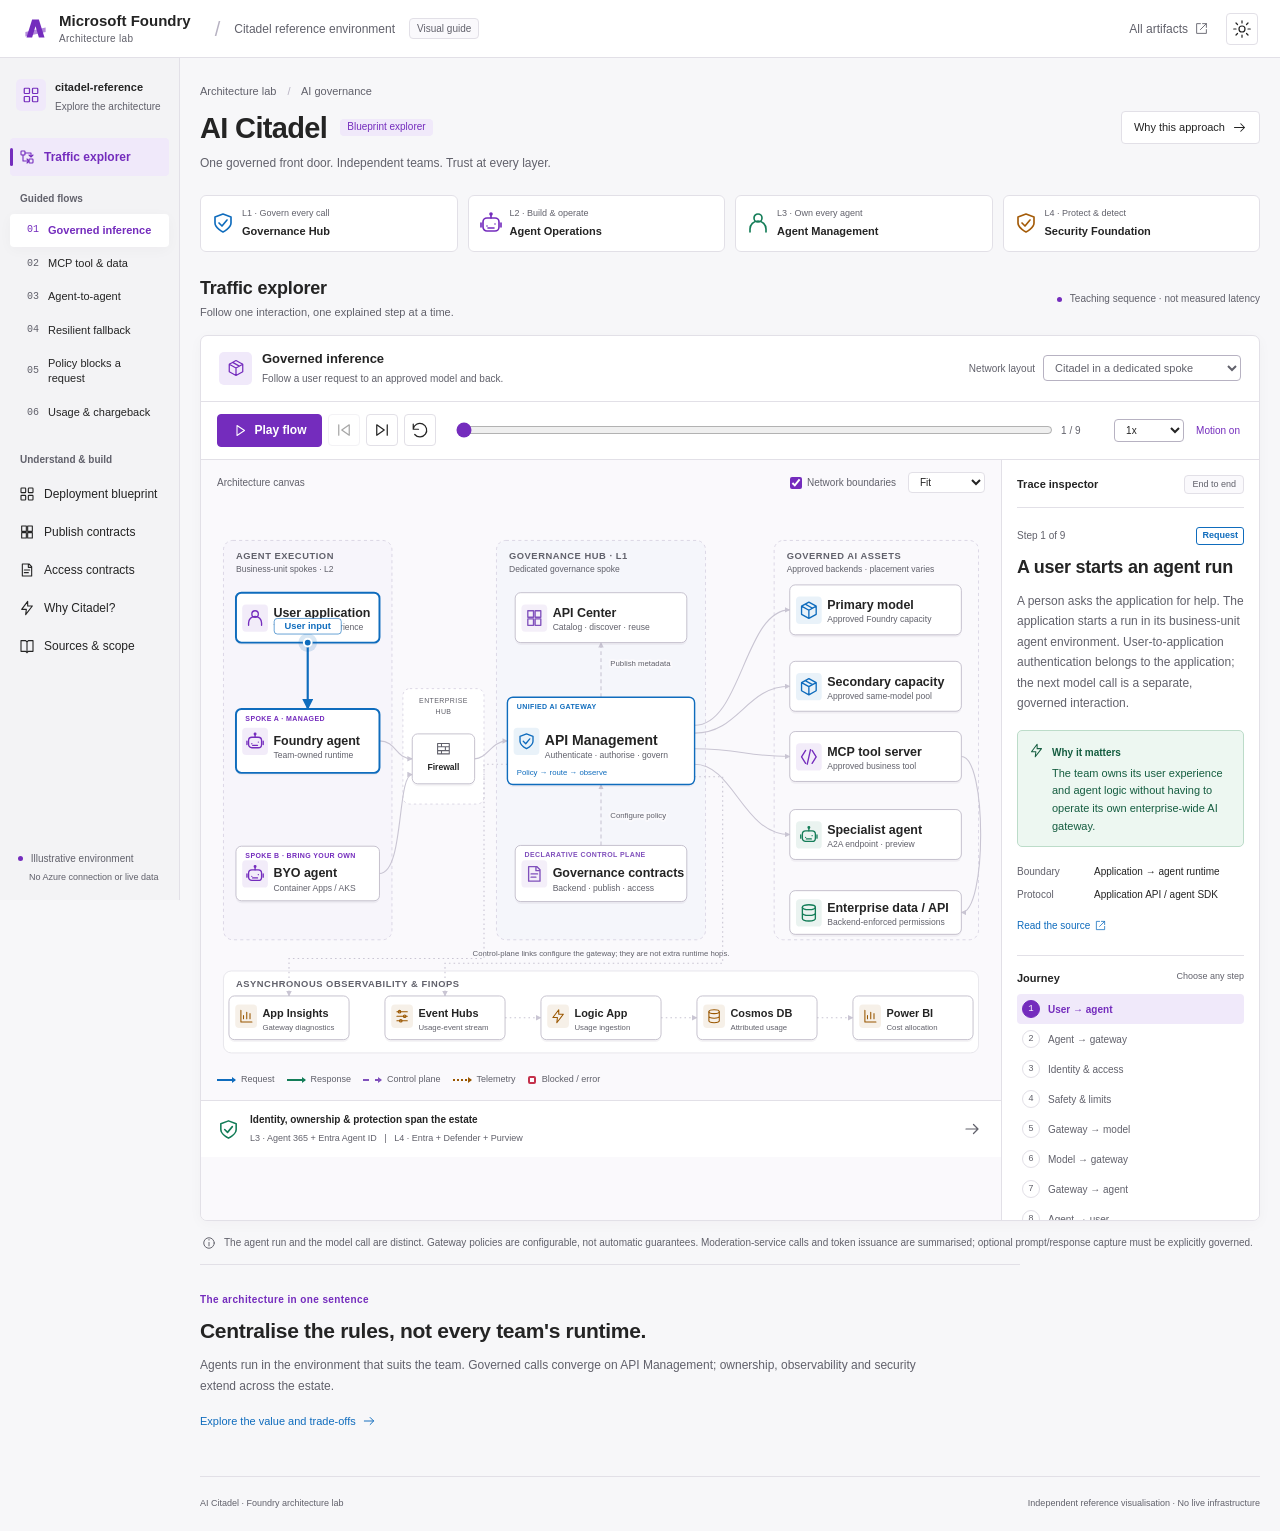
<file: docs/foundry-citadel/index.html>
<!doctype html>
<html lang="en">
<head>
  <meta charset="utf-8">
  <meta name="viewport" content="width=device-width, initial-scale=1">
  <meta name="description" content="Explore AI Citadel in a Foundry-style workspace: animated traffic flows, annotated publish and access contracts, deployment guidance and governance trade-offs.">
  <meta name="theme-color" content="#742cbd">
  <title>AI Citadel | Foundry Architecture Lab</title>
  <link rel="icon" href="data:image/svg+xml,%3Csvg xmlns='http://www.w3.org/2000/svg' viewBox='0 0 32 32'%3E%3Crect width='32' height='32' rx='8' fill='%23742cbd'/%3E%3Cpath d='M8 24V10h4V6h3v7h4V6h3v4h3v14z' fill='white'/%3E%3C/svg%3E">
  <script>
    (() => {
      const requested = new URLSearchParams(location.search).get("scoutTheme");
      document.documentElement.dataset.theme = ["light", "dark"].includes(requested)
        ? requested : (matchMedia("(prefers-color-scheme: dark)").matches ? "dark" : "light");
    })();
  </script>
  <link rel="stylesheet" href="./styles.css">
  <script type="module" src="./app.mjs"></script>
</head>
<body>
<a class="skip-link" href="#main">Skip to content</a>
<svg class="icon-definitions" xmlns="http://www.w3.org/2000/svg" aria-hidden="true">
  <defs>
    <symbol id="i-foundry" viewBox="0 0 24 24"><path d="M4 20 9 4h6l5 16h-5l-3-10-3 10z" fill="currentColor" stroke="none"/><path d="m3 15 18-4v4L3 19z" fill="currentColor" stroke="none" opacity=".55"/></symbol>
    <symbol id="i-grid" viewBox="0 0 24 24"><rect x="3" y="3" width="7" height="7" rx="1"/><rect x="14" y="3" width="7" height="7" rx="1"/><rect x="3" y="14" width="7" height="7" rx="1"/><rect x="14" y="14" width="7" height="7" rx="1"/></symbol>
    <symbol id="i-flow" viewBox="0 0 24 24"><rect x="3" y="3" width="6" height="6" rx="1"/><rect x="15" y="15" width="6" height="6" rx="1"/><path d="M6 9v9h9m-3-3 3 3-3 3M9 6h9v6m-3-3 3 3 3-3"/></symbol>
    <symbol id="i-shield" viewBox="0 0 24 24"><path d="m12 3 8 3v6c0 5-8 9-8 9s-8-4-8-9V6z"/><path d="m8 12 3 3 5-6"/></symbol>
    <symbol id="i-agent" viewBox="0 0 24 24"><rect x="4" y="7" width="16" height="13" rx="4"/><path d="M12 3v4M2 12v4m20-4v4m-14-1h.01M16 13h.01M9 17h6"/><circle cx="12" cy="3" r="1"/></symbol>
    <symbol id="i-person" viewBox="0 0 24 24"><circle cx="12" cy="7" r="4"/><path d="M4 21v-3a8 8 0 0 1 16 0v3"/></symbol>
    <symbol id="i-model" viewBox="0 0 24 24"><path d="m12 2 9 5v10l-9 5-9-5V7zM3 7l9 5 9-5m-9 5v10M7.5 4.5l9 5"/></symbol>
    <symbol id="i-tool" viewBox="0 0 24 24"><path d="m8 4-5 8 5 8m8-16 5 8-5 8M14 3l-4 18"/></symbol>
    <symbol id="i-database" viewBox="0 0 24 24"><ellipse cx="12" cy="5" rx="8" ry="3"/><path d="M4 5v14c0 4 16 4 16 0V5M4 12c0 4 16 4 16 0"/></symbol>
    <symbol id="i-catalog" viewBox="0 0 24 24"><path d="M4 3h7v8H4zm9 0h7v8h-7zM4 13h7v8H4zm9 0h7v8h-7z"/></symbol>
    <symbol id="i-file" viewBox="0 0 24 24"><path d="M5 3h10l4 4v14H5zM14 3v5h5M8 12h8m-8 4h6"/></symbol>
    <symbol id="i-firewall" viewBox="0 0 24 24"><path d="M3 4h18v16H3zM3 9h18M3 15h18M9 4v5m6 0v6m-6 0v5"/></symbol>
    <symbol id="i-chart" viewBox="0 0 24 24"><path d="M4 3v18h17M8 16v-5m5 5V6m5 10v-8"/></symbol>
    <symbol id="i-events" viewBox="0 0 24 24"><path d="M4 5h16M4 12h16M4 19h16"/><circle cx="8" cy="5" r="2"/><circle cx="16" cy="12" r="2"/><circle cx="10" cy="19" r="2"/></symbol>
    <symbol id="i-bolt" viewBox="0 0 24 24"><path d="m13 2-9 12h7l-1 8 10-13h-7z"/></symbol>
    <symbol id="i-book" viewBox="0 0 24 24"><path d="M3 4h7l2 2 2-2h7v16h-7l-2 2-2-2H3zM12 6v16"/></symbol>
    <symbol id="i-arrow" viewBox="0 0 24 24"><path d="M4 12h16m-6-6 6 6-6 6"/></symbol>
    <symbol id="i-external" viewBox="0 0 24 24"><path d="M14 3h7v7m0-7L10 14M10 3H3v18h18v-7"/></symbol>
    <symbol id="i-play" viewBox="0 0 24 24"><path d="m8 4 12 8-12 8z"/></symbol>
    <symbol id="i-pause" viewBox="0 0 24 24"><path d="M8 4v16m8-16v16" stroke-width="4"/></symbol>
    <symbol id="i-next" viewBox="0 0 24 24"><path d="m5 5 10 7L5 19zM19 5v14"/></symbol>
    <symbol id="i-back" viewBox="0 0 24 24"><path d="m19 5-10 7 10 7zM5 5v14"/></symbol>
    <symbol id="i-restart" viewBox="0 0 24 24"><path d="M3 11a9 9 0 1 1 2 7M3 4v7h7"/></symbol>
    <symbol id="i-sun" viewBox="0 0 24 24"><circle cx="12" cy="12" r="4"/><path d="M12 1v3m0 16v3M1 12h3m16 0h3M4 4l2 2m12 12 2 2M4 20l2-2M18 6l2-2"/></symbol>
    <symbol id="i-check" viewBox="0 0 24 24"><path d="m5 12 4 4L19 6"/></symbol>
    <symbol id="i-info" viewBox="0 0 24 24"><circle cx="12" cy="12" r="9"/><path d="M12 11v6m0-11v1"/></symbol>
  </defs>
</svg>
<header class="topbar">
  <a class="brand" href="../"><svg class="icon foundry-mark"><use href="#i-foundry"/></svg><span>Microsoft Foundry<span class="brand-caption">Architecture lab</span></span></a>
  <div class="topbar-context"><span class="divider">/</span> Citadel reference environment <span class="demo-badge">Visual guide</span></div>
  <div class="header-actions">
    <a class="back-link" href="../">All artifacts <svg class="icon"><use href="#i-external"/></svg></a>
    <button class="icon-button" id="theme-button" aria-label="Change colour theme" title="Change colour theme"><svg class="icon"><use href="#i-sun"/></svg></button>
  </div>
</header>
<div class="app-shell">
  <aside class="sidebar" aria-label="Architecture navigation">
    <div class="project"><span class="project-icon"><svg class="icon"><use href="#i-grid"/></svg></span><div><strong>citadel-reference</strong><small>Explore the architecture</small></div></div>
    <nav class="main-nav" aria-label="Workspace">
      <button data-view="traffic" aria-current="page"><svg class="icon"><use href="#i-flow"/></svg> Traffic explorer</button>
      <div class="flow-navigation">
        <p class="nav-label">Guided flows</p>
        <div id="scenario-nav"></div>
      </div>
      <p class="nav-label">Understand &amp; build</p>
      <button data-view="blueprint"><svg class="icon"><use href="#i-grid"/></svg> Deployment blueprint</button>
      <button data-view="publish"><svg class="icon"><use href="#i-catalog"/></svg> Publish contracts</button>
      <button data-view="contracts"><svg class="icon"><use href="#i-file"/></svg> Access contracts</button>
      <button data-view="value"><svg class="icon"><use href="#i-bolt"/></svg> Why Citadel?</button>
      <button data-view="sources"><svg class="icon"><use href="#i-book"/></svg> Sources &amp; scope</button>
    </nav>
    <div class="sidebar-footer"><span class="status-dot"></span> Illustrative environment<small>No Azure connection or live data</small></div>
  </aside>
  <main id="main" tabindex="-1">
    <div class="page-heading">
      <div><p class="breadcrumb">Architecture lab <span>/</span> AI governance</p><h1>AI Citadel <span class="heading-badge">Blueprint explorer</span></h1><p class="page-description">One governed front door. Independent teams. Trust at every layer.</p></div>
      <button class="button subtle" data-view="value">Why this approach <svg class="icon"><use href="#i-arrow"/></svg></button>
    </div>
    <div class="layer-strip" aria-label="Explore the four complementary Citadel layers">
      <button data-layer="1" class="layer-card layer-1"><span class="layer-icon"><svg class="icon"><use href="#i-shield"/></svg></span><span><small>L1 · Govern every call</small><strong>Governance Hub</strong></span><span class="layer-location">Central</span></button>
      <button data-layer="2" class="layer-card layer-2"><span class="layer-icon"><svg class="icon"><use href="#i-agent"/></svg></span><span><small>L2 · Build &amp; operate</small><strong>Agent Operations</strong></span><span class="layer-location">Per team</span></button>
      <button data-layer="3" class="layer-card layer-3"><span class="layer-icon"><svg class="icon"><use href="#i-person"/></svg></span><span><small>L3 · Own every agent</small><strong>Agent Management</strong></span><span class="layer-location">Activate</span></button>
      <button data-layer="4" class="layer-card layer-4"><span class="layer-icon"><svg class="icon"><use href="#i-shield"/></svg></span><span><small>L4 · Protect &amp; detect</small><strong>Security Foundation</strong></span><span class="layer-location">Cross-cutting</span></button>
    </div>

    <section id="view-traffic" class="view" aria-labelledby="traffic-title">
      <div class="section-heading"><div><h2 id="traffic-title">Traffic explorer</h2><p>Follow one interaction, one explained step at a time.</p></div><span class="simulation-label"><span class="status-dot"></span> Teaching sequence · not measured latency</span></div>
      <div class="workspace">
        <div class="workspace-toolbar">
          <div class="scenario-heading"><span class="scenario-symbol"><svg class="icon" id="scenario-icon"><use href="#i-flow"/></svg></span><div><h3 id="scenario-title">Governed inference</h3><span id="scenario-subtitle">A model request, end to end.</span></div></div>
          <label class="select-label">Network layout<select id="network-mode"><option value="dedicated">Citadel in a dedicated spoke</option><option value="hub">Citadel in the connectivity hub</option></select></label>
        </div>
        <div class="playback">
          <div class="playback-buttons"><button class="button primary" id="play-button"><svg class="icon"><use href="#i-play"/></svg><span>Play flow</span></button><button class="icon-button" id="previous-button" aria-label="Previous step" title="Previous step"><svg class="icon"><use href="#i-back"/></svg></button><button class="icon-button" id="next-button" aria-label="Next step" title="Next step"><svg class="icon"><use href="#i-next"/></svg></button><button class="icon-button" id="restart-button" aria-label="Restart flow" title="Restart flow"><svg class="icon"><use href="#i-restart"/></svg></button></div>
          <div class="playback-progress"><label for="step-range" id="progress-label">Walkthrough progress</label><input id="step-range" type="range" min="0" max="8" value="0" step="1" aria-label="Walkthrough step"><span id="progress-text">1 / 9</span></div>
          <div class="playback-options"><label class="speed-label"><span class="sr-only">Playback speed</span><select id="speed"><option value="0.5">0.5x</option><option value="1" selected>1x</option><option value="1.5">1.5x</option><option value="2">2x</option></select></label><button class="motion-button" id="motion-button" aria-pressed="true" title="Toggle moving packets">Motion on</button></div>
        </div>
        <div class="explorer-grid">
          <div class="map-column">
            <div class="inline-step"><span id="inline-step-counter">01</span><div><strong id="inline-step-title"></strong><p id="inline-step-value"></p></div></div>
            <div class="map-tools"><span class="map-label">Architecture canvas</span><div class="map-options"><label class="checkbox-label"><input id="show-network" type="checkbox" checked> Network boundaries</label><label class="zoom-label"><span class="sr-only">Diagram zoom</span><select id="zoom"><option value="1">Fit</option><option value="1.25">125%</option><option value="1.5">150%</option></select></label></div></div>
            <div class="diagram-scroll" tabindex="0" role="region" aria-label="Interactive architecture diagram. Select a component to inspect it. Scroll horizontally on small screens.">
              <svg id="architecture" viewBox="0 0 1000 720" xmlns="http://www.w3.org/2000/svg" aria-labelledby="diagram-title diagram-description">
                <title id="diagram-title">AI Citadel hub-and-spoke architecture</title>
                <desc id="diagram-description">An application uses an agent in a business-unit spoke. The agent reaches a central API Management gateway through the enterprise hub firewall in the dedicated-spoke layout. The gateway governs access to models, tools, and downstream agents. API Center and contracts are control-plane concerns. Diagnostics and usage processing are asynchronous.</desc>
                <defs>
                  <marker id="arrow-base" viewBox="0 0 10 10" refX="9" refY="5" markerWidth="5" markerHeight="5" orient="auto-start-reverse"><path d="M0 0 10 5 0 10" fill="var(--edge)"/></marker>
                  <marker id="arrow-active" viewBox="0 0 10 10" refX="9" refY="5" markerWidth="5" markerHeight="5" orient="auto-start-reverse"><path d="M0 0 10 5 0 10" fill="var(--flow-color)"/></marker>
                </defs>
                <g id="boundaries">
                  <rect class="zone zone-operations" x="16" y="48" width="216" height="512" rx="12"/>
                  <rect class="zone zone-governance" x="366" y="48" width="268" height="512" rx="12"/>
                  <rect class="zone zone-backends" x="722" y="48" width="262" height="512" rx="12"/>
                  <text class="zone-title" x="32" y="72">AGENT EXECUTION</text><text class="zone-subtitle" x="32" y="89">Business-unit spokes · L2</text>
                  <text class="zone-title" x="382" y="72">GOVERNANCE HUB · L1</text><text class="zone-subtitle" id="governance-location" x="382" y="89">Dedicated governance spoke</text>
                  <text class="zone-title" x="738" y="72">GOVERNED AI ASSETS</text><text class="zone-subtitle" x="738" y="89">Approved backends · placement varies</text>
                  <rect class="connectivity-zone" x="246" y="238" width="104" height="148" rx="9"/>
                  <text class="connectivity-title" x="298" y="257" text-anchor="middle">ENTERPRISE</text><text class="connectivity-title" x="298" y="271" text-anchor="middle">HUB</text>
                </g>
                <rect class="telemetry-zone" x="16" y="600" width="968" height="105" rx="10"/>
                <text class="zone-title" x="32" y="620">ASYNCHRONOUS OBSERVABILITY &amp; FINOPS</text>
                <text class="canvas-note" x="500" y="581" text-anchor="middle">Control-plane links configure the gateway; they are not extra runtime hops.</text>
                <g id="edges"></g>
                <g id="nodes"></g>
                <g id="packet-layer" aria-hidden="true"></g>
              </svg>
            </div>
            <div class="map-legend" aria-label="Flow legend"><span><i class="legend-line request"></i>Request</span><span><i class="legend-line response"></i>Response</span><span><i class="legend-line control"></i>Control plane</span><span><i class="legend-line telemetry"></i>Telemetry</span><span><i class="legend-block"></i>Blocked / error</span></div>
            <div class="foundation"><svg class="icon"><use href="#i-shield"/></svg><div><strong>Identity, ownership &amp; protection span the estate</strong><span>L3 · Agent 365 + Entra Agent ID <span class="foundation-divider">|</span> L4 · Entra + Defender + Purview</span></div><button data-layer="3" aria-label="Explore agent management and cross-cutting protection"><svg class="icon"><use href="#i-arrow"/></svg></button></div>
          </div>
          <aside class="inspector" aria-label="Flow and component explanation">
            <div class="inspector-tabs"><span id="inspector-label">Trace inspector</span><span class="small-badge" id="flow-outcome">End to end</span></div>
            <div id="step-panel">
              <div class="step-kicker"><span id="step-counter">Step 1</span><span class="type-badge" id="step-kind">Request</span></div>
              <h3 id="step-title"></h3>
              <p id="step-description"></p>
              <div class="value-callout"><svg class="icon"><use href="#i-bolt"/></svg><div><strong>Why it matters</strong><p id="step-value"></p></div></div>
              <dl class="request-details" id="step-details"></dl>
              <a class="source-link" id="step-source" href="#">Read the source <svg class="icon"><use href="#i-external"/></svg></a>
              <p class="journey-heading">Journey <span>Choose any step</span></p>
              <ol class="journey" id="journey"></ol>
            </div>
            <div id="component-panel" hidden>
              <button class="text-button" id="return-to-flow"><svg class="icon"><use href="#i-back"/></svg> Return to this flow</button>
              <span class="component-layer" id="component-layer"></span><h3 id="component-title"></h3><p id="component-description"></p>
              <ul class="component-facts" id="component-facts"></ul>
              <div class="value-callout"><svg class="icon"><use href="#i-bolt"/></svg><div><strong>The value</strong><p id="component-value"></p></div></div>
              <a class="source-link" id="component-source" href="#">Component guidance <svg class="icon"><use href="#i-external"/></svg></a>
            </div>
          </aside>
        </div>
      </div>
      <div class="scenario-note"><svg class="icon"><use href="#i-info"/></svg><p id="scenario-note"></p></div>
      <div class="takeaway"><span class="eyebrow">The architecture in one sentence</span><h3>Centralise the rules, not every team's runtime.</h3><p>Agents run in the environment that suits the team. Governed calls converge on API Management; ownership, observability and security extend across the estate.</p><button class="text-button" data-view="value">Explore the value and trade-offs <svg class="icon"><use href="#i-arrow"/></svg></button></div>
    </section>

    <section id="view-blueprint" class="view" aria-labelledby="blueprint-title" hidden>
      <div class="section-heading"><div><h2 id="blueprint-title">Deployment blueprint</h2><p>Four reinforcing layers. Different owners. Not four sequential network hops.</p></div><span class="small-badge">Guidance, not a deployment tool</span></div>
      <div class="blueprint-layout">
        <div class="panel layer-explainer"><div class="panel-heading"><h3>What you provision or activate</h3></div><div class="layer-selector" id="layer-selector" role="group" aria-label="Choose a Citadel layer"></div><div id="layer-explanation"></div></div>
        <div class="panel activation-panel"><div class="panel-heading"><h3>A practical activation sequence</h3></div><ol class="activation-list">
          <li><span>01</span><div><h4>Agree the operating model</h4><p>Assign policy, platform, agent-product, IAM, FinOps and security owners. Define allowed assets, residency boundaries and an acceptance bar.</p></div></li>
          <li><span>02</span><div><h4>Establish connectivity and the central hub</h4><p>Choose hub-based or dedicated-spoke placement. Configure routes, firewall, private DNS and private endpoints as required; deploy the gateway landing zone.</p></div></li>
          <li><span>03</span><div><h4>Curate supply, then grant demand</h4><p>Onboard model capacity with backend contracts. Publish reusable MCP/A2A assets where needed (preview). Create access contracts per business unit, use case and environment.</p></div></li>
          <li><span>04</span><div><h4>Connect an execution spoke</h4><p>Deploy or onboard a Foundry, Container Apps, AKS or other supported runtime. Point the relevant model and tool connections at APIM. Configure consumer and backend identities separately.</p></div></li>
          <li><span>05</span><div><h4>Activate cross-cutting trust in parallel</h4><p>Register accountable agent identities and owners. Configure Agent 365, Defender, Purview and Entra controls for the chosen agent type; check licensing and feature support.</p></div></li>
          <li><span>06</span><div><h4>Prove the controls before scaling</h4><p>Test denied access, quotas, safety, backend failure and trace correlation. Validate tool/data permissions, human approvals, sensitive-log handling and per-contract usage attribution.</p></div></li>
        </ol></div>
      </div>
      <div class="panel contracts-panel"><div class="panel-heading"><div><span class="eyebrow">Policy as code</span><h3>Three contracts, three different questions</h3></div></div><div class="contract-selector" role="group" aria-label="Explore contract types"><button data-contract="backend" aria-pressed="true">Backend · What can we route to?</button><button data-contract="publish" aria-pressed="false">Publish · What can teams discover?</button><button data-contract="access" aria-pressed="false">Access · Who can consume it?</button></div><div class="contract-explanation" id="contract-explanation"></div></div>
      <div class="panel network-panel"><div><span class="eyebrow">Two supported network patterns</span><h3>A governance hub is a role, not necessarily the network hub.</h3><p>A dedicated Citadel spoke is reached through the enterprise hub firewall. A hub-based Citadel gateway is reached directly from peered agent spokes. VNet peering is not transitive; other-spoke backend routing still needs explicit design.</p><p>Private endpoints and DNS secure supported service endpoints. They do not automatically make every external tool, SaaS agent or provider private.</p></div><button class="button" data-view="traffic">Compare layouts on the canvas <svg class="icon"><use href="#i-arrow"/></svg></button></div>
    </section>

    <section id="view-publish" class="view" aria-labelledby="publish-title" hidden>
      <div class="section-heading"><div><h2 id="publish-title">Publish contract explorer</h2><p>Expose a reusable asset first. Grant consumers access separately.</p></div><span class="small-badge">Accelerator preview · Read-only examples</span></div>
      <div class="access-scenarios publish-scenarios" id="publish-scenarios" role="group" aria-label="Choose a publish-contract scenario"></div>
      <p class="access-description" id="publish-example-description"></p>
      <ol class="access-mapping" aria-label="Publishing is separate from consumer entitlement">
        <li><span>01 · Existing asset</span><strong>Tool server, REST API or agent</strong><p>Publication does not deploy your workload or grant it data access.</p></li>
        <li><span>02 · Publish</span><strong id="publish-api-name"></strong><p>Gateway API, baseline policy, diagnostics and optional catalog entry.</p></li>
        <li><span>03 · Grant access separately</span><strong>No consumer entitlement yet</strong><p>No product, subscription or consumer key is created by this publisher.</p></li>
      </ol>
      <div class="contract-warning" id="publish-warning" hidden><strong>Before using this pattern</strong><p id="publish-warning-text"></p></div>
      <div class="access-workspace">
        <div class="panel access-editor">
          <div class="access-editor-toolbar"><div class="access-files"><strong>main.bicepparam</strong></div><button class="button subtle" id="publish-copy">Copy file</button></div>
          <div class="access-section-control"><label for="publish-section">Explain a section</label><select id="publish-section" aria-controls="publish-code publish-field-detail"></select><span id="publish-language"></span></div>
          <p class="access-inline-summary" id="publish-inline-summary"></p>
          <pre class="access-code" id="publish-code" tabindex="0" role="region" aria-label="Annotated publish-contract example"></pre>
          <div class="access-editor-footer"><span id="publish-copy-status" role="status" aria-live="polite">Sample only. No Azure resources are changed.</span><a id="publish-reference" href="https://github.com/Azure-Samples/ai-hub-gateway-solution-accelerator" target="_blank" rel="noopener noreferrer">Field reference</a></div>
        </div>
        <aside class="panel access-inspector" id="publish-field-detail" aria-labelledby="publish-field-title">
          <span class="eyebrow">Property inspector</span><h3 id="publish-field-title"></h3><p id="publish-field-description"></p>
          <div class="value-callout"><svg class="icon"><use href="#i-info"/></svg><div><strong>What this changes</strong><p id="publish-field-effect"></p></div></div>
          <dl class="access-property-list" id="publish-property-list"></dl>
        </aside>
      </div>
      <div class="access-results publish-results">
        <article class="panel"><span class="eyebrow">Derived publication plan · Illustrative host</span><code id="publish-endpoint"></code><p id="publish-route-note"></p><div class="access-assets" id="publish-resources"></div><button class="text-button" id="publish-watch-flow" data-scenario="mcp">Watch the related runtime flow <svg class="icon"><use href="#i-arrow"/></svg></button></article>
        <article class="panel"><span class="eyebrow">Next: the access-contract handoff</span><p>Access-module parameter excerpt, not a complete deployment file:</p><pre class="publish-handoff" id="publish-access-mapping"></pre><p id="publish-access-note"></p><button class="text-button" id="publish-open-access" data-open-access="mcp">Explore the matching access pattern</button></article>
      </div>
      <details class="panel access-extensions"><summary>Baseline behavior, prerequisites and optional overrides</summary><dl class="access-property-list">
        <div><dt><code>Existing platform + workload</code><span>Prerequisites</span></dt><dd>Deploy the gateway, logger and shared fragments first. The tool/agent must already run and be reachable. For Key Vault-backed credentials, APIM's identity needs secret access. For Foundry, attach and authorize the selected managed identity.</dd></div>
        <div><dt><code>security-handler / managed identity</code><span>Different authentication legs</span></dt><dd>MCP's baseline invokes caller-key and optional product-JWT checks. A2A's baseline authenticates APIM to the backend with managed identity, but omits the caller security-handler. Validate the A2A preview's native caller gate and consumer policies before use.</dd></div>
        <div><dt><code>mcp-usage / a2a-usage</code><span>Request metrics, not reasoning traces</span></dt><dd>Published assets emit inbound Application Insights request metrics. Configured scheduled Logic Apps can aggregate these into Cosmos DB; this path does not require Event Hubs. A request count is not a semantic tool-action count.</dd></div>
        <div><dt><code>policyXml</code><span>Optional whole-policy override</span></dt><dd>Custom XML replaces the selected baseline. Preserve required authentication, routing, usage and A2A card rewriting. For API-to-MCP, automatic source-key forwarding is skipped when custom XML is supplied.</dd></div>
        <div><dt><code>MCP streaming</code><span>Do not buffer responses</span></dt><dd>Do not read context.Response.Body in MCP policies: buffering breaks streaming. Keep any custom request inspection inbound; response content inspection is not part of this publishing baseline.</dd></div>
      </dl></details>
      <div class="scenario-note"><svg class="icon"><use href="#i-info"/></svg><p>These are editable authoring examples of the pinned accelerator's Bicep format, not a deployment service. Replace every resource/endpoint placeholder and validate preview support, permissions and negative authentication tests before use. Model supply is handled by backend onboarding, not publishAssets.</p></div>
      <div id="publish-announcement" class="sr-only" role="status" aria-live="polite"></div>
    </section>

    <section id="view-contracts" class="view" aria-labelledby="access-title" hidden>
      <div class="section-heading"><div><h2 id="access-title">Access contract explorer</h2><p>Choose a scenario, inspect the real file formats, and explain each section.</p></div><span class="small-badge">Read-only examples · Replace placeholders</span></div>
      <div class="access-scenarios" id="access-scenarios" role="group" aria-label="Choose an access-contract scenario"></div>
      <p class="access-description" id="access-example-description"></p>
      <div class="contract-warning" id="access-preview-note" hidden><strong>A2A caller protection requires validation</strong><p>The pinned A2A baseline omits security-handler and its docs conflict on native subscription-key support. These examples explicitly include the caller security fragment for the agent, but it still depends on working key/product resolution. Verify missing/invalid keys, wrong-product access and JWT rejection; do not treat a policy variable or publication alone as proof of protection.</p></div>
      <ol class="access-mapping" aria-label="How an access contract becomes enforcement">
        <li><span>01 · Author</span><strong>Two files, two responsibilities</strong><p>Bicep parameters select resources and APIs; XML defines product policy.</p></li>
        <li><span>02 · Provision</span><strong id="access-product-id"></strong><p>One APIM product + one subscription. Mixed assets share its active key.</p></li>
        <li><span>03 · Enforce</span><strong id="access-enforcement"></strong><p>Client calls the governed API endpoint, not the contract file.</p></li>
      </ol>
      <div class="access-workspace">
        <div class="panel access-editor">
          <div class="access-editor-toolbar"><div class="access-files" role="group" aria-label="Choose a contract file"><button data-access-file="parameters" aria-pressed="true">main.bicepparam</button><button data-access-file="policy" aria-pressed="false">ai-product-policy.xml</button></div><button class="button subtle" id="access-copy">Copy file</button></div>
          <div class="access-section-control"><label for="access-section">Explain a section</label><select id="access-section" aria-controls="access-code access-field-detail"></select><span id="access-language"></span></div>
          <p class="access-inline-summary" id="access-inline-summary"></p>
          <pre class="access-code" id="access-code" tabindex="0" role="region" aria-label="Annotated contract example"></pre>
          <div class="access-editor-footer"><span id="access-copy-status" role="status" aria-live="polite">Sample only. No Azure resources are changed.</span><a id="access-reference" href="https://github.com/Azure-Samples/ai-hub-gateway-solution-accelerator" target="_blank" rel="noopener noreferrer">Field reference</a></div>
        </div>
        <aside class="panel access-inspector" id="access-field-detail" aria-labelledby="access-field-title">
          <span class="eyebrow">Property inspector</span><h3 id="access-field-title"></h3><p id="access-field-description"></p>
          <div class="value-callout"><svg class="icon"><use href="#i-info"/></svg><div><strong>What this changes</strong><p id="access-field-effect"></p></div></div>
          <dl class="access-property-list" id="access-property-list"></dl>
        </aside>
      </div>
      <div class="access-results">
        <article class="panel"><span class="eyebrow">Granted APIs, not backend URLs</span><div class="access-assets" id="access-assets"></div><p>These APIs must already exist. Tools and agents are published separately; publication is not permission.</p></article>
        <article class="panel"><span class="eyebrow">Credential delivery</span><code id="access-key-secret"></code><p id="access-secret-summary"></p><p>A subscription has primary and secondary keys. The module delivers the selected active key; the browser never generates or displays it.</p></article>
        <article class="panel access-client"><span class="eyebrow">What the client sends</span><pre>api-key: &lt;contract subscription key&gt;
Authorization: Bearer &lt;gateway-audience JWT&gt;</pre><p>These examples opt into both controls; validate A2A preview enforcement. A calling managed identity obtains the JWT; APIM-to-backend identity remains separate.</p><button class="text-button" id="access-watch-flow" data-scenario="inference">Watch runtime enforcement <svg class="icon"><use href="#i-arrow"/></svg></button></article>
      </div>
      <details class="panel access-extensions"><summary>Other supported properties worth knowing</summary><dl class="access-property-list">
        <div><dt><code>publishAllAssetEndpoints</code><span>Alternative endpoint plan</span></dt><dd>Auto-publish an endpoint secret for every mapped API. assetEndpoints can override individual secret names; the sample uses an explicit list instead.</dd></div>
        <div><dt><code>useTargetFoundry / foundryConfig</code><span>Optional connection delivery</span></dt><dd>Creates a supported LLM connection, not MCP/A2A connections. ProjectManagedIdentity authentication still sends the contract key and needs an audience matching gateway JWT validation.</dd></div>
        <div><dt><code>additionalApimGateways / globalGatewayUrl</code><span>Optional resilience</span></dt><dd>Mirror a contract and its keys to additional gateways and select a shared endpoint. This does not automatically create backend capacity or a global traffic manager.</dd></div>
        <div><dt><code>usePrimaryKey / keyRotationEnabled</code><span>Optional key lifecycle</span></dt><dd>Select the active key and deliberately regenerate the non-active key. Follow the accelerator's staged rotation procedure rather than changing both keys together.</dd></div>
      </dl></details>
      <div class="scenario-note"><svg class="icon"><use href="#i-info"/></svg><p>Examples use the accelerator's Bicep + XML deployment format, not a standalone request-JSON schema. Use the referenced module, replace resource/API names, provision JWT support and validate the deployment before use. Limits are illustrative, not sizing recommendations. An access contract does not provision backends, grant tool-level business permissions or automatically inject agent-runtime policy bundles.</p></div>
      <div id="access-announcement" class="sr-only" role="status" aria-live="polite"></div>
    </section>

    <section id="view-value" class="view" aria-labelledby="value-title" hidden>
      <div class="value-hero"><span class="eyebrow">Local freedom. Global rules.</span><h2 id="value-title">Make the next agent easier to govern,<br>not harder to approve.</h2><p>Citadel separates platform responsibilities from product responsibilities. Teams keep their runtime choices, while the enterprise gets reusable access, capacity, identity and evidence controls.</p></div>
      <div class="comparison panel"><div class="comparison-heading"><span>As the estate grows</span><strong>Direct, per-team integrations</strong><strong class="accent-text">A shared Citadel approach</strong></div>
        <div><h3>Policy &amp; access</h3><p>Every application implements its own keys, permissions and guardrails.</p><p>Contract-scoped access and reusable gateway policies create a consistent enforcement point.</p></div>
        <div><h3>Capacity &amp; resilience</h3><p>Teams compete for quota and build their own retry or fallback logic.</p><p>Per-consumer limits protect shared capacity; configured pools and circuit breakers handle approved failover.</p></div>
        <div><h3>Ownership &amp; cost</h3><p>Unclear agent owners and fragmented usage make accountability difficult.</p><p>Agent identity and lifecycle ownership complement per-contract usage for showback and chargeback.</p></div>
        <div><h3>Developer experience</h3><p>Each product team repeats infrastructure and integration decisions.</p><p>Repeatable execution spokes and discoverable approved assets reduce undifferentiated setup work.</p></div>
        <div><h3>Evidence &amp; operations</h3><p>Request-level logs, agent reasoning traces and security signals live in silos.</p><p>Gateway diagnostics, instrumented agent traces and security tooling provide complementary operational views.</p></div>
      </div>
      <div class="value-grid">
        <article class="panel value-card"><span class="value-number">01</span><h3>For the platform team</h3><p>Operate a shared gateway and approved capacity instead of maintaining a bespoke integration for every app.</p><strong>Useful evidence</strong><p>Contract coverage, backend errors, quota rejections and successful recovery tests.</p><button class="text-button" data-scenario="failover">Watch approved failover <svg class="icon"><use href="#i-arrow"/></svg></button></article>
        <article class="panel value-card"><span class="value-number">02</span><h3>For builders &amp; business teams</h3><p>Build agents close to the use case, reuse approved tools and models, and retain responsibility for product quality.</p><strong>Useful evidence</strong><p>Time to onboard a use case, evaluation results, tool correctness and human-approval coverage.</p><button class="text-button" data-scenario="mcp">Follow a governed tool call <svg class="icon"><use href="#i-arrow"/></svg></button></article>
        <article class="panel value-card"><span class="value-number">03</span><h3>For IAM, security &amp; FinOps</h3><p>Know who owns an agent, what it may access, which team consumed capacity and where signals need investigation.</p><strong>Useful evidence</strong><p>Owned identities, least-privilege checks, retained audit records and reconciled usage attribution.</p><button class="text-button" data-scenario="telemetry">Follow the usage trail <svg class="icon"><use href="#i-arrow"/></svg></button></article>
      </div>
      <div class="panel tradeoffs"><svg class="icon"><use href="#i-info"/></svg><div><h3>A gateway is not a guarantee of trust.</h3><p>The hub is shared infrastructure to size, secure and operate. Policies add processing and can add latency; fallback needs real capacity. Product teams still own agent evaluations, tool approval and data permissions. Prompt/body logging needs explicit data-governance decisions. SaaS routing, Agent 365 coverage and preview integrations vary by agent type and feature availability. Compliance requires evidence and organisational controls, not just deployment.</p></div></div>
    </section>

    <section id="view-sources" class="view" aria-labelledby="sources-title" hidden>
      <div class="section-heading"><div><h2 id="sources-title">Sources &amp; scope</h2><p>Architecture-grounded, deliberately simplified, and honest about previews.</p></div><span class="small-badge">Reviewed 11 November 2026</span></div>
      <div class="panel scope-panel"><h3>How to read this visualisation</h3><ul><li>The canvas is an educational logical architecture, not a complete resource topology or a deployable design. Packet speed is for teaching, not measured performance.</li><li>L1–L4 are complementary responsibility layers. Agent 365, Entra, Defender and Purview are not four serial proxies in the request path.</li><li>Registry discovery and contract deployment are control-plane concerns. The agent's runtime model/tool/A2A calls use gateway endpoints only when explicitly configured and supported.</li><li>The map expands the enterprise-firewall hop for agent ingress in dedicated-spoke mode. Backend subnet routing, DNS resolution, moderation-service calls and token issuance are summarised rather than fully drawn.</li><li>Gateway diagnostics are not a complete agent reasoning trace. Instrument the agent/runtime and tools for end-to-end spans. Prompt/response body capture is optional and must be governed.</li><li>No live Azure calls, credentials, tenant identifiers, presentation media or customer-specific resources are included.</li></ul></div>
      <div class="source-grid" id="source-grid"></div>
      <div class="panel scope-panel preview-panel"><h3>Preview and support boundaries worth checking</h3><p><strong>Publish contracts and Foundry-hosted A2A publishing:</strong> marked preview in the accelerator. Publishing an endpoint does not grant access; access contracts are separate.</p><p><strong>Foundry portal MCP gateway integration:</strong> Microsoft Learn currently limits automatic routing to eligible new MCP tools created after gateway connection, excluding managed OAuth and certain other tool types. Existing tools are not automatically rerouted. Gateway logs do not provide tool-level traces.</p><p><strong>Networking, authentication and service tiers:</strong> choose supported APIM capabilities and auth modes for the actual runtime and backend. Do not assume SaaS-internal traffic or all tool integrations can be intercepted.</p></div>
    </section>
    <footer><span>AI Citadel · Foundry architecture lab</span><span>Independent reference visualisation · No live infrastructure</span></footer>
  </main>
</div>
<div class="sr-only" id="step-announcement" role="status" aria-live="polite"></div>
<noscript><div class="noscript-notice">This interactive guide requires JavaScript. Read the <a href="https://github.com/Azure-Samples/foundry-citadel-platform">Citadel blueprint</a> and <a href="https://github.com/Azure-Samples/ai-hub-gateway-solution-accelerator">gateway accelerator</a> for the architecture guidance.</div></noscript>
</body>
</html>
</file>
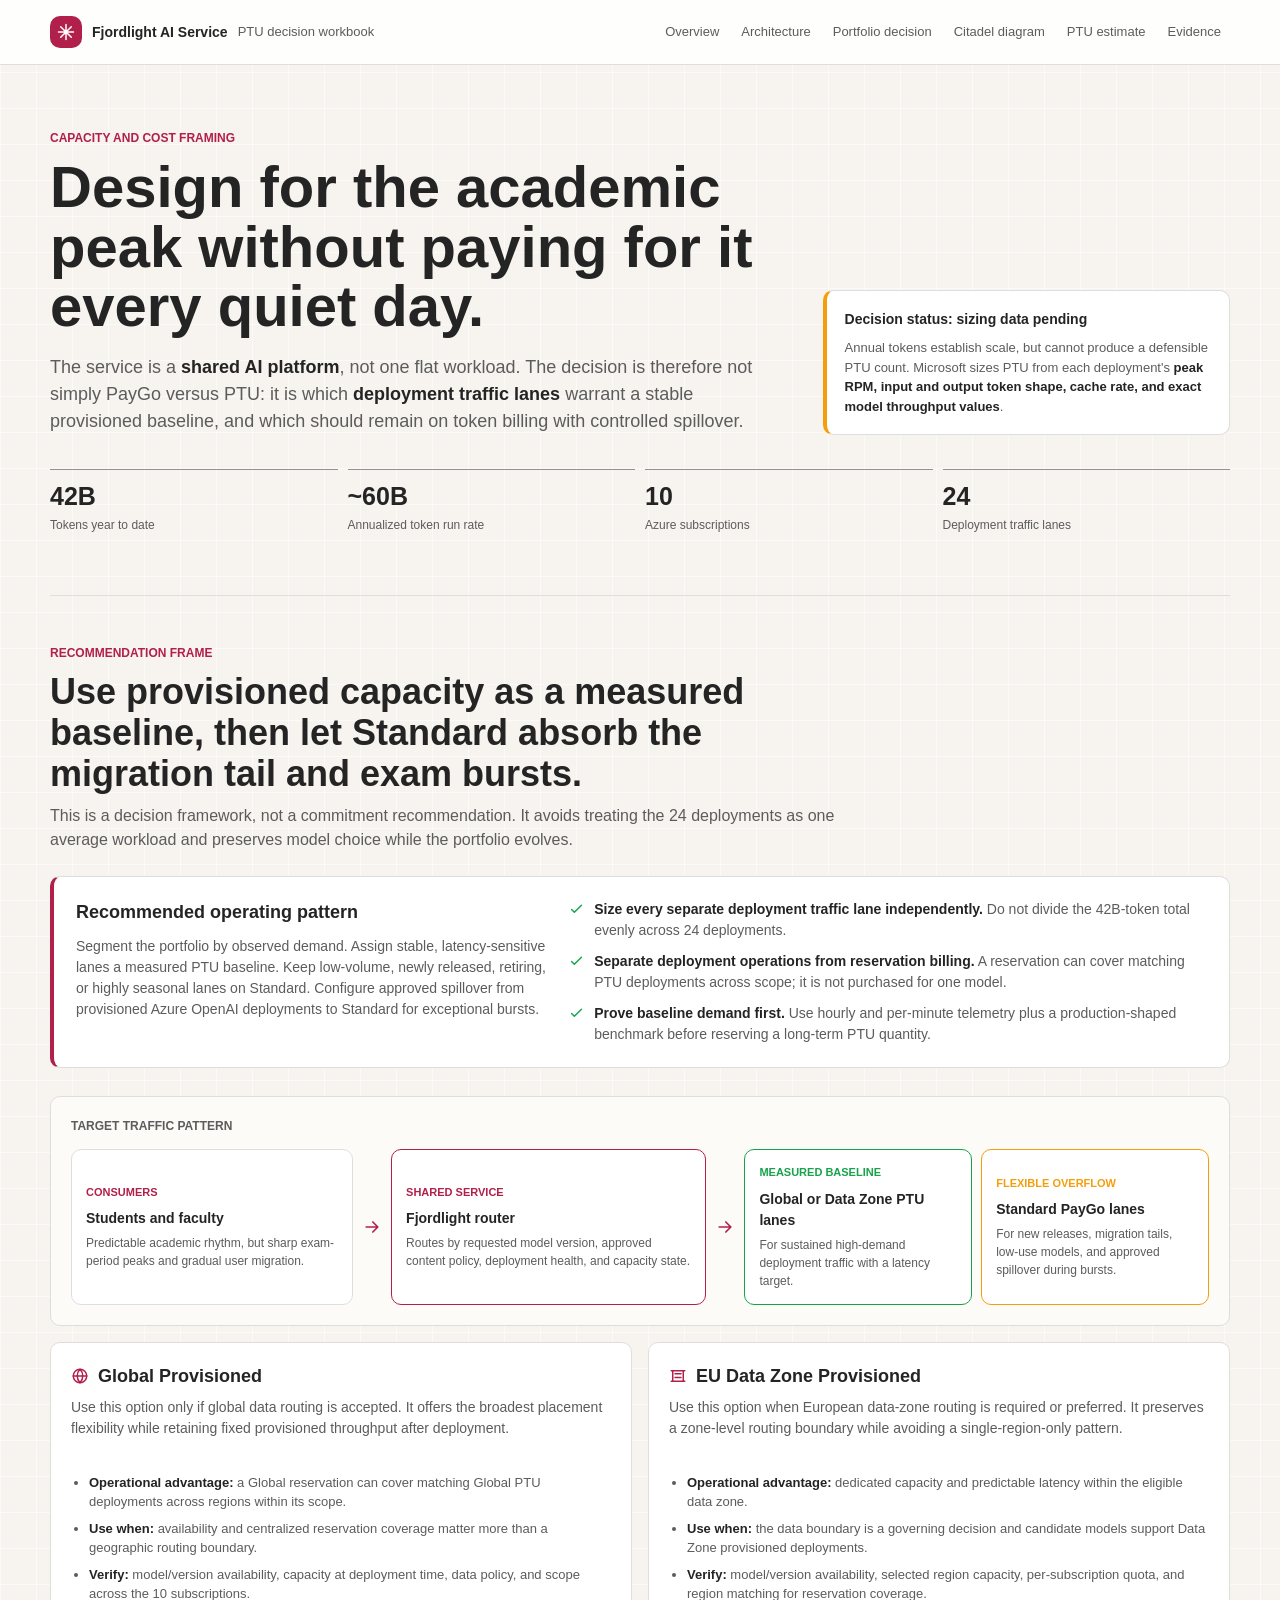
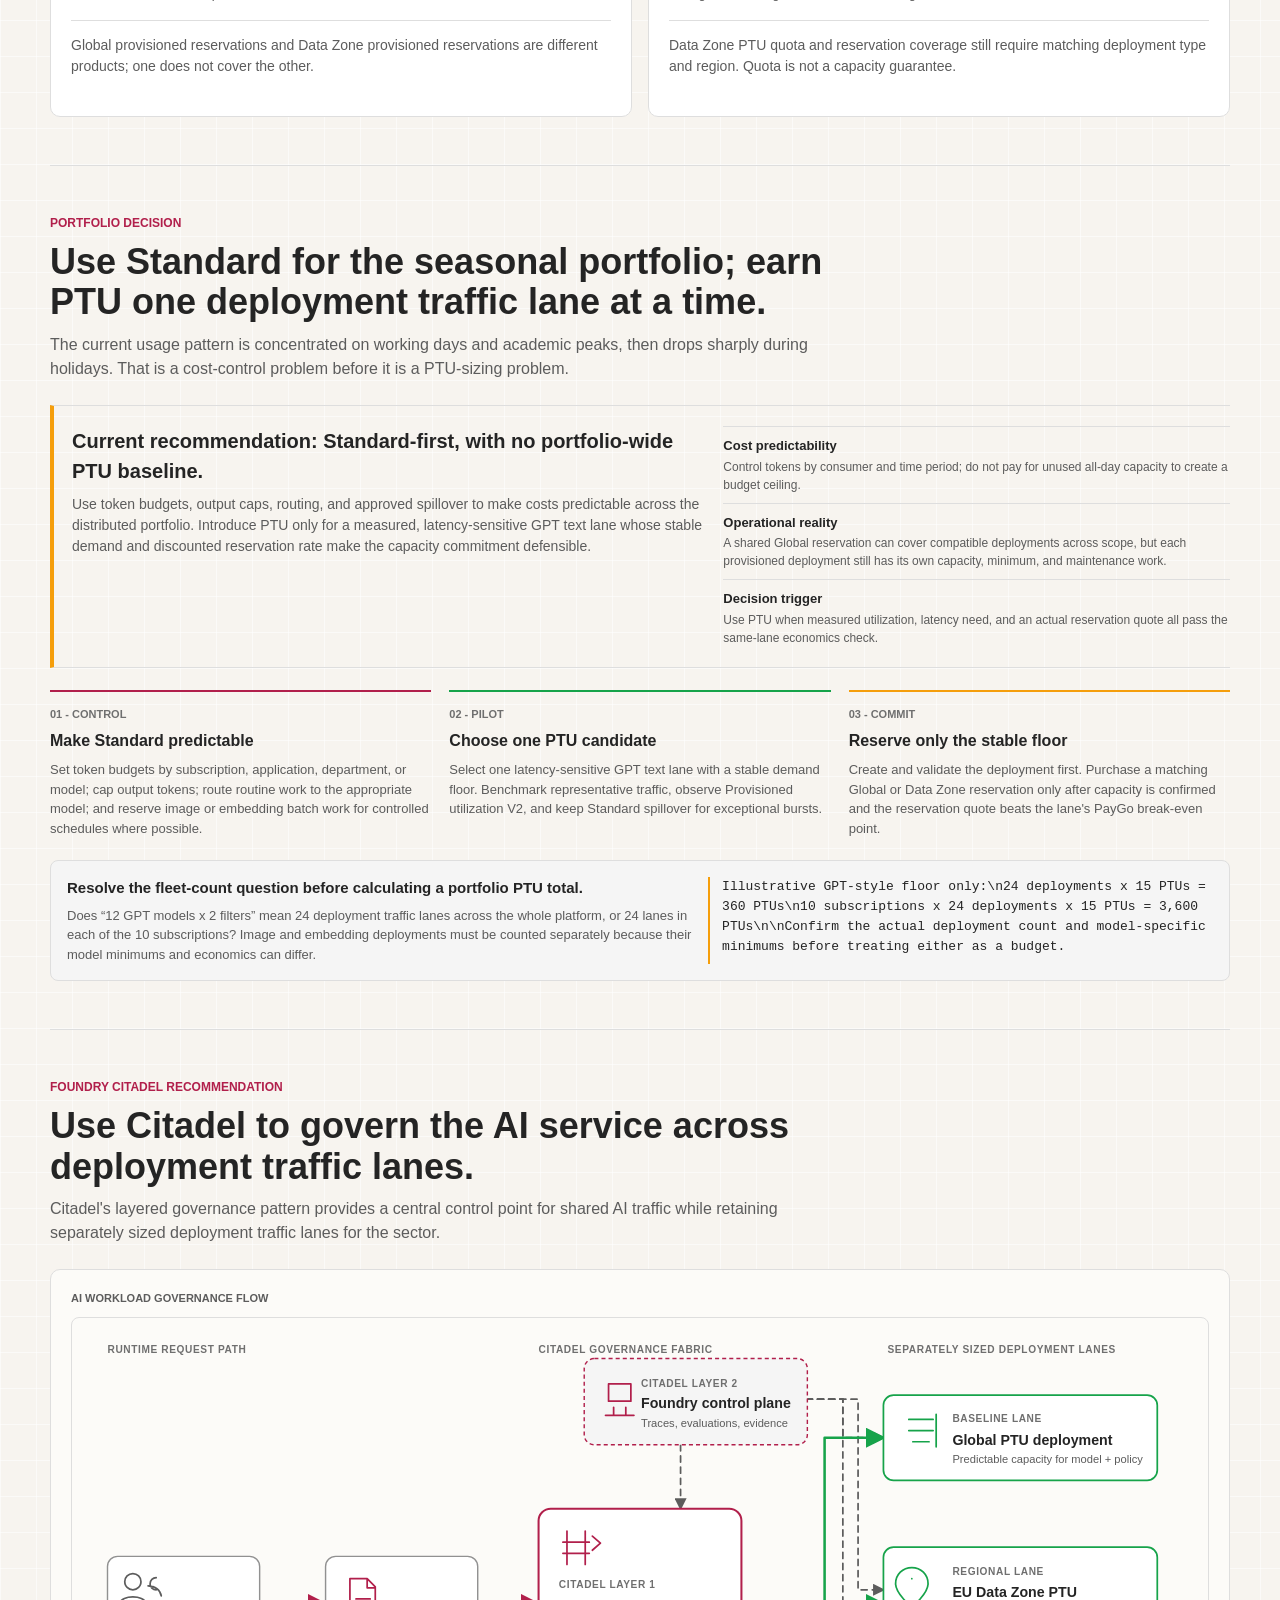
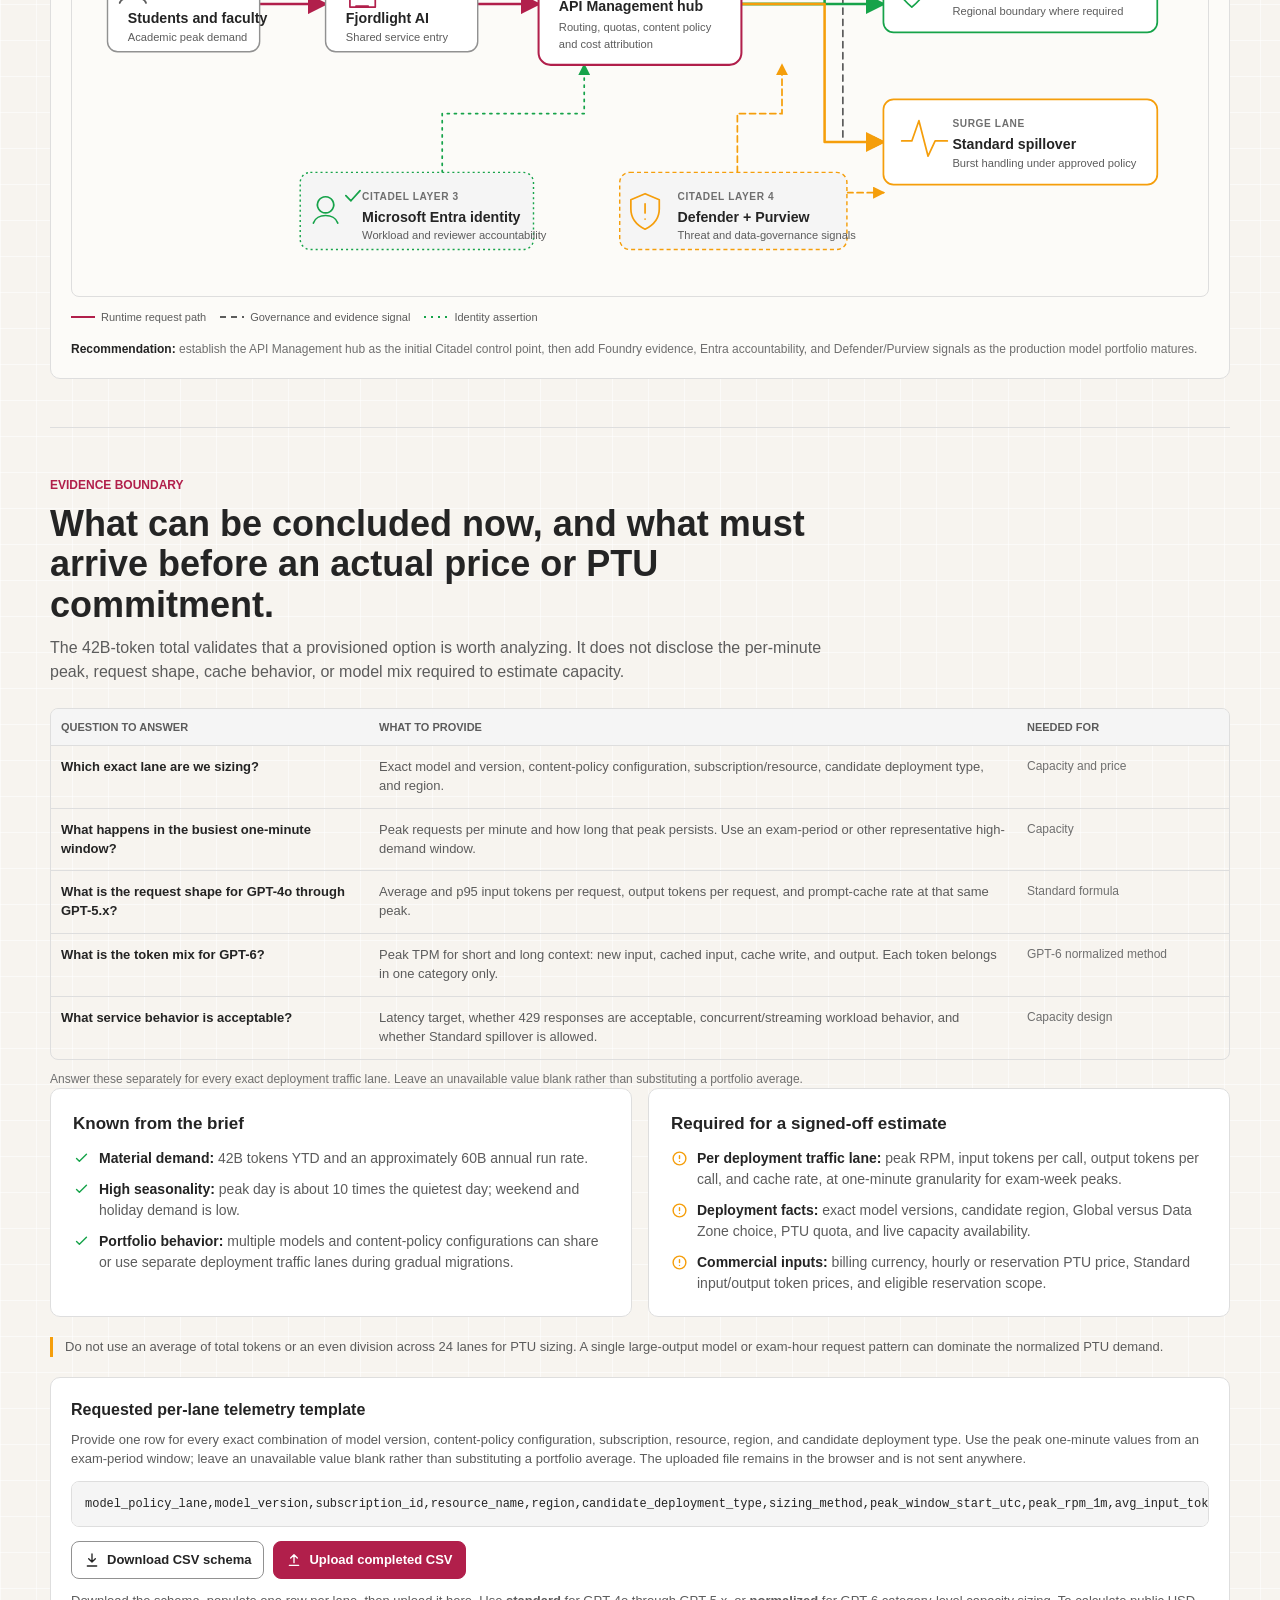
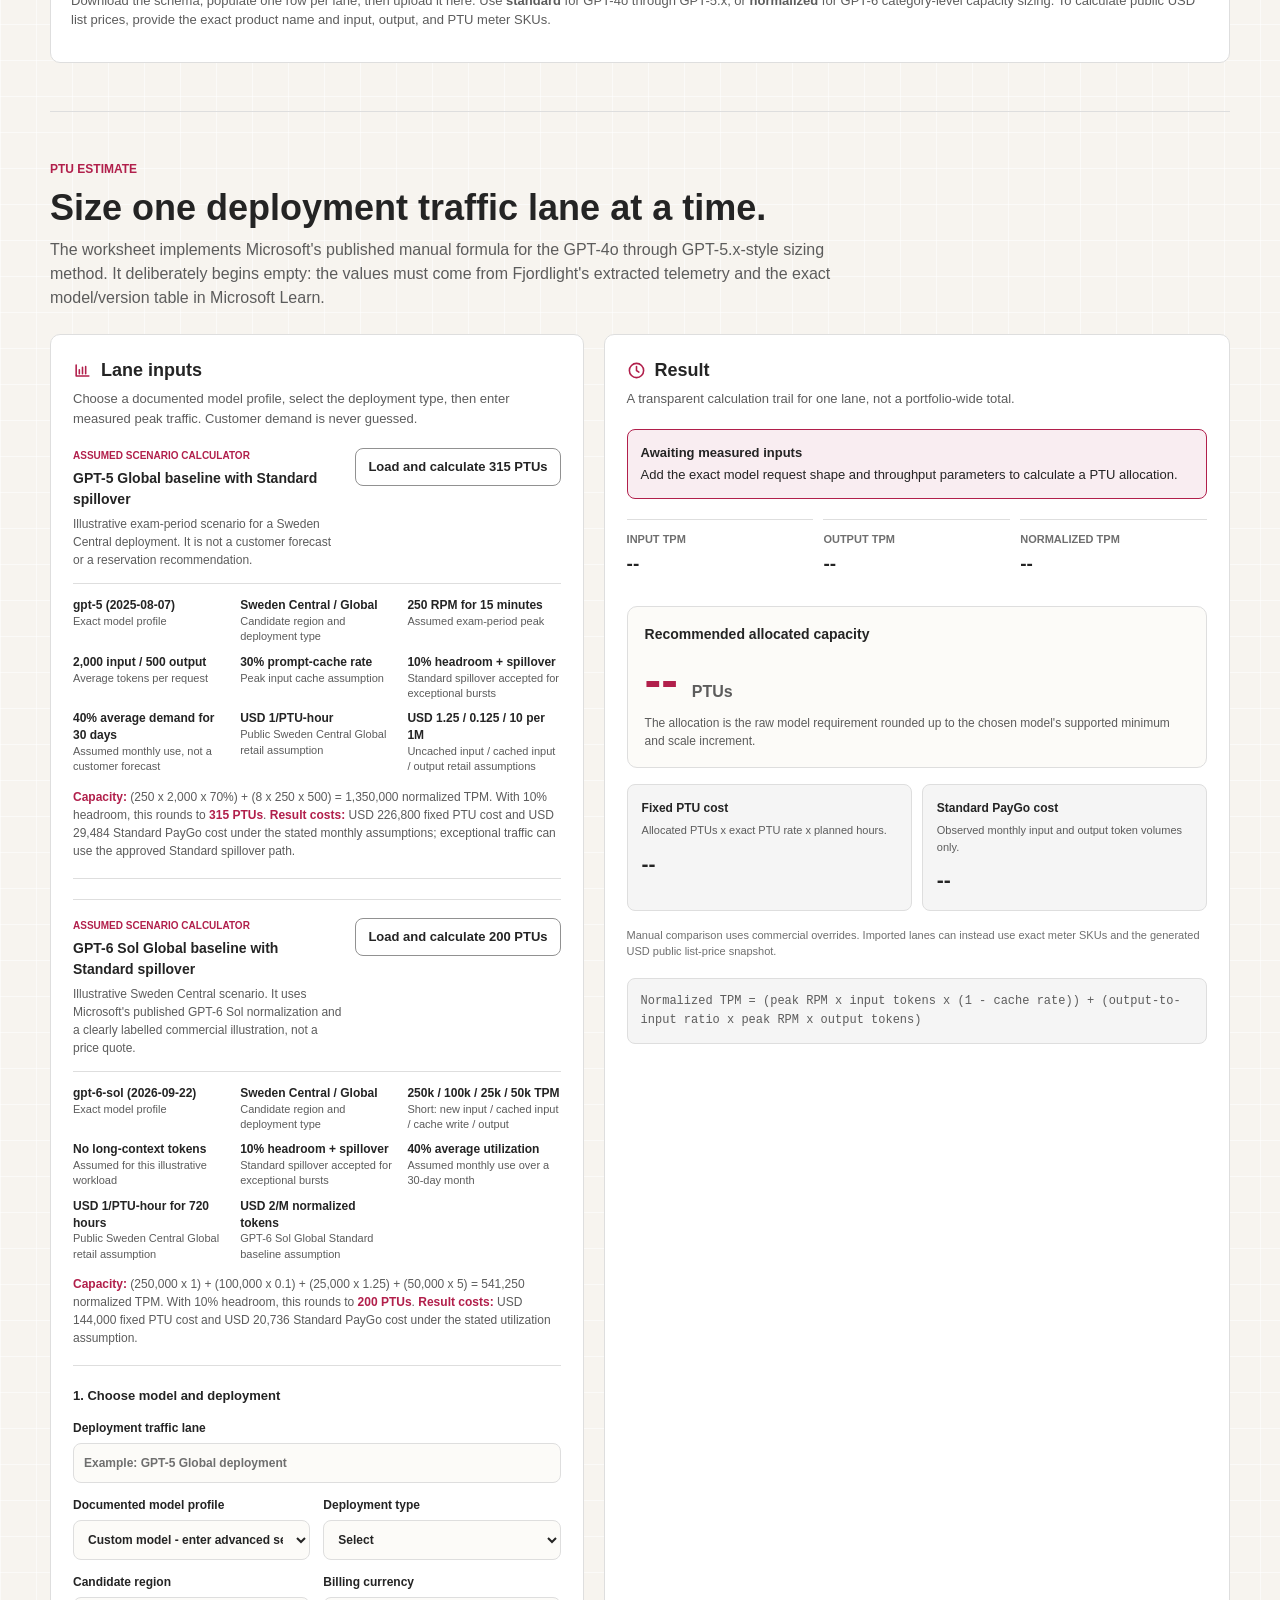
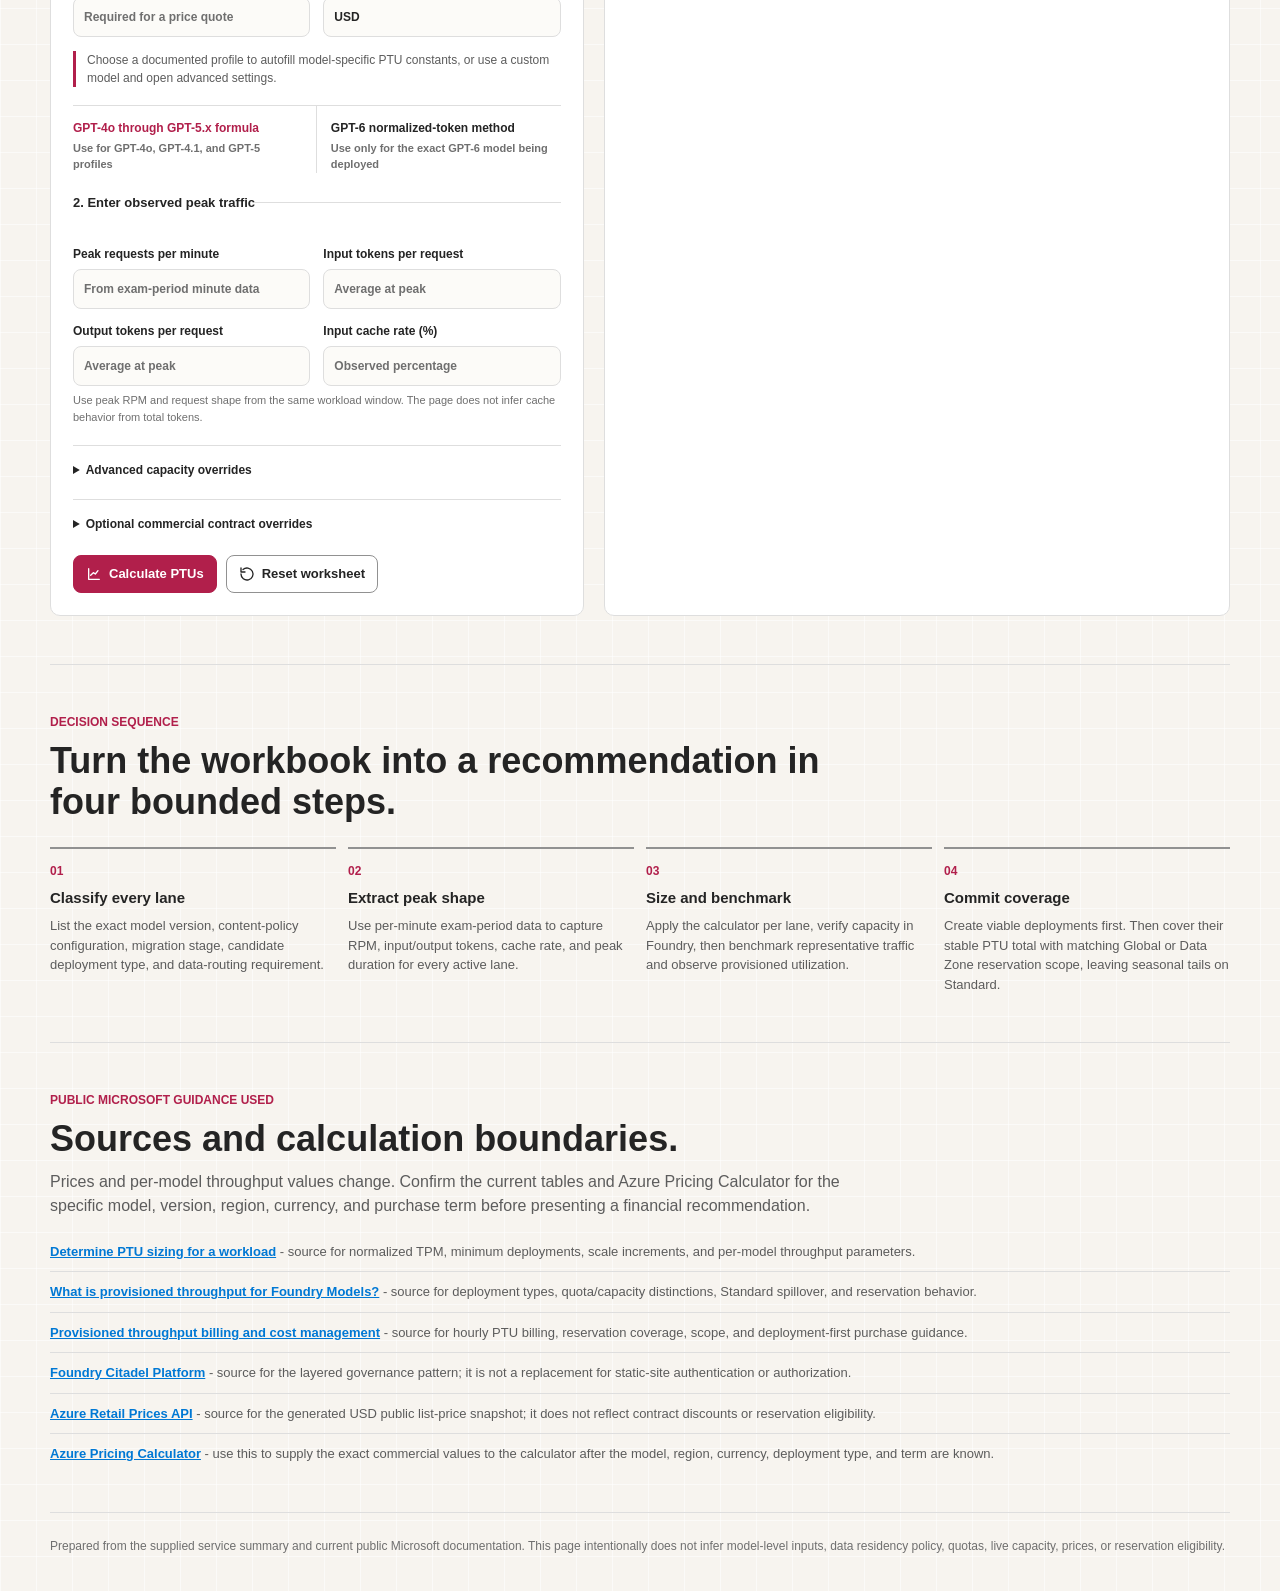
<file: docs/ptu-estimate/index.html>
<!doctype html>
<html lang="en">
<head>
  <meta charset="utf-8">
  <meta name="viewport" content="width=device-width, initial-scale=1">
  <meta name="description" content="A Microsoft Foundry PTU sizing and architecture decision workbook for Fjordlight AI Service.">
  <title>Fjordlight AI Service | PTU Decision Workbook</title>
  <script>
    (() => {
      const param = new URLSearchParams(window.location.search).get("scoutTheme");
      const theme =
        param || (window.matchMedia("(prefers-color-scheme: dark)").matches ? "dark" : "light");
      document.documentElement.setAttribute("data-theme", theme);
    })();
  </script>
  <style>
    :root {
      color-scheme: light;
      --cp-bg: #f7f4ef;
      --cp-bg-elevated: #fcfbf8;
      --cp-surface: #ffffff;
      --cp-surface-soft: #f5f5f5;
      --cp-border: #dedede;
      --cp-border-strong: #919191;
      --cp-text: #242424;
      --cp-text-muted: #5c5c5c;
      --cp-text-soft: #6f6f6f;
      --cp-accent: #b11f4b;
      --cp-accent-hover: #9a1a41;
      --cp-accent-soft: rgba(177, 31, 75, 0.08);
      --cp-accent-fg: #ffffff;
      --cp-success: #16a34a;
      --cp-danger: #dc2626;
      --cp-warning: #f59e0b;
      --cp-link: #0078d4;
      --cp-shadow: 0 18px 48px rgba(0, 0, 0, 0.12);
      --cp-overlay: rgba(255, 255, 255, 0.8);
      --cp-panel: rgba(255, 255, 255, 0.86);
      --cp-panel-strong: rgba(255, 255, 255, 0.96);
      --cp-sheen: rgba(255, 255, 255, 0.55);
      --cp-highlight: rgba(177, 31, 75, 0.12);
    }
    html[data-theme="dark"] {
      color-scheme: dark;
      --cp-bg: #3d3b3a;
      --cp-bg-elevated: #343231;
      --cp-surface: #292929;
      --cp-surface-soft: #2e2e2e;
      --cp-border: #474747;
      --cp-border-strong: #5f5f5f;
      --cp-text: #dedede;
      --cp-text-muted: #919191;
      --cp-text-soft: #b0b0b0;
      --cp-accent: #fd8ea1;
      --cp-accent-hover: #fb7b91;
      --cp-accent-soft: rgba(253, 142, 161, 0.14);
      --cp-accent-fg: #1a1a1a;
      --cp-success: #4ade80;
      --cp-danger: #f87171;
      --cp-warning: #fbbf24;
      --cp-link: #4da6ff;
      --cp-shadow: 0 18px 48px rgba(0, 0, 0, 0.32);
      --cp-overlay: rgba(41, 41, 41, 0.88);
      --cp-panel: rgba(41, 41, 41, 0.72);
      --cp-panel-strong: rgba(41, 41, 41, 0.96);
      --cp-sheen: rgba(255, 255, 255, 0.04);
      --cp-highlight: rgba(253, 142, 161, 0.12);
    }

    * { box-sizing: border-box; }
    html { scroll-behavior: smooth; }
    body {
      margin: 0;
      background-color: var(--cp-bg);
      background-image:
        linear-gradient(90deg, var(--cp-sheen) 1px, transparent 1px),
        linear-gradient(var(--cp-sheen) 1px, transparent 1px);
      background-size: 36px 36px;
      color: var(--cp-text);
      font-family: "Segoe UI", Aptos, Calibri, -apple-system, BlinkMacSystemFont, sans-serif;
      line-height: 1.5;
    }
    button, input, select { font: inherit; }
    button { cursor: pointer; }
    a { color: var(--cp-link); }
    a:hover { color: var(--cp-accent-hover); }
    :focus-visible { outline: 3px solid var(--cp-accent); outline-offset: 3px; }
    .skip-link {
      position: fixed;
      left: 16px;
      top: -48px;
      z-index: 10;
      background: var(--cp-accent);
      border-radius: 0.625rem;
      color: var(--cp-accent-fg);
      padding: 8px 12px;
      text-decoration: none;
    }
    .skip-link:focus { top: 16px; }
    .shell { width: min(1180px, calc(100% - 32px)); margin: 0 auto; }

    .site-header {
      backdrop-filter: blur(16px);
      background: var(--cp-panel);
      border-bottom: 1px solid var(--cp-border);
      position: sticky;
      top: 0;
      z-index: 5;
    }
    .header-row {
      align-items: center;
      display: flex;
      gap: 24px;
      justify-content: space-between;
      min-height: 64px;
    }
    .brand { align-items: center; display: flex; gap: 10px; min-width: 0; }
    .brand-mark {
      align-items: center;
      background: var(--cp-accent);
      border-radius: 0.625rem;
      color: var(--cp-accent-fg);
      display: inline-flex;
      flex: 0 0 auto;
      height: 32px;
      justify-content: center;
      width: 32px;
    }
    .brand-mark svg { height: 18px; width: 18px; }
    .brand-name { font-size: 14px; font-weight: 700; white-space: nowrap; }
    .brand-context { color: var(--cp-text-muted); font-size: 13px; overflow: hidden; text-overflow: ellipsis; white-space: nowrap; }
    .nav-list { display: flex; flex-wrap: wrap; gap: 4px; justify-content: flex-end; }
    .nav-list a {
      border-radius: 0.625rem;
      color: var(--cp-text-muted);
      font-size: 13px;
      padding: 7px 9px;
      text-decoration: none;
    }
    .nav-list a:hover { background: var(--cp-accent-soft); color: var(--cp-accent); }

    .hero { padding: 64px 0 34px; }
    .hero-layout { align-items: end; display: grid; gap: 34px; grid-template-columns: minmax(0, 1.45fr) minmax(280px, 0.8fr); }
    .eyebrow {
      color: var(--cp-accent);
      font-size: 12px;
      font-weight: 800;
      letter-spacing: 0;
      margin: 0 0 10px;
      text-transform: uppercase;
    }
    h1, h2, h3, h4, p { margin-top: 0; }
    h1 { font-size: clamp(34px, 5vw, 58px); letter-spacing: 0; line-height: 1.03; margin-bottom: 18px; max-width: 790px; }
    .hero-copy { color: var(--cp-text-muted); font-size: 18px; margin-bottom: 0; max-width: 760px; }
    .hero-copy strong { color: var(--cp-text); }
    .hero-note {
      background: var(--cp-surface);
      border: 1px solid var(--cp-border);
      border-left: 4px solid var(--cp-warning);
      border-radius: 0.625rem;
      box-shadow: 0 1px 2px var(--cp-shadow);
      padding: 18px;
    }
    .hero-note h2 { font-size: 14px; margin-bottom: 8px; }
    .hero-note p { color: var(--cp-text-muted); font-size: 13px; margin-bottom: 0; }
    .hero-note strong { color: var(--cp-text); }
    .fact-strip { display: grid; gap: 10px; grid-template-columns: repeat(4, minmax(0, 1fr)); margin-top: 34px; }
    .fact {
      border-top: 1px solid var(--cp-border-strong);
      min-height: 92px;
      padding: 12px 0;
    }
    .fact-value { display: block; font-size: 25px; font-variant-numeric: tabular-nums; font-weight: 750; line-height: 1.15; }
    .fact-label { color: var(--cp-text-muted); display: block; font-size: 12px; margin-top: 5px; }

    .section { border-top: 1px solid var(--cp-border); padding: 48px 0; }
    .section-head { margin-bottom: 24px; max-width: 790px; }
    .section-head h2 { font-size: clamp(24px, 3vw, 36px); letter-spacing: 0; line-height: 1.13; margin-bottom: 10px; }
    .section-head p:last-child { color: var(--cp-text-muted); margin-bottom: 0; }

    .recommendation {
      background: var(--cp-surface);
      border: 1px solid var(--cp-border);
      border-left: 4px solid var(--cp-accent);
      border-radius: 0.625rem;
      box-shadow: 0 1px 2px var(--cp-shadow);
      display: grid;
      gap: 20px;
      grid-template-columns: minmax(0, 0.85fr) minmax(0, 1.15fr);
      margin-bottom: 28px;
      padding: 22px;
    }
    .recommendation h3 { font-size: 18px; margin-bottom: 10px; }
    .recommendation p { color: var(--cp-text-muted); font-size: 14px; margin-bottom: 0; }
    .rule-list { display: grid; gap: 10px; list-style: none; margin: 0; padding: 0; }
    .rule-list li { align-items: flex-start; color: var(--cp-text-muted); display: flex; font-size: 14px; gap: 9px; }
    .rule-list svg { color: var(--cp-success); flex: 0 0 17px; margin-top: 2px; height: 17px; width: 17px; }
    .rule-list strong { color: var(--cp-text); }

    .portfolio-verdict { border-bottom: 1px solid var(--cp-border); border-left: 4px solid var(--cp-warning); border-top: 1px solid var(--cp-border); display: grid; gap: 18px; grid-template-columns: minmax(0, 1fr) minmax(260px, 0.8fr); padding: 20px 0 20px 18px; }
    .portfolio-verdict h3 { font-size: 20px; margin: 0 0 8px; }
    .portfolio-verdict p { color: var(--cp-text-muted); font-size: 14px; margin: 0; }
    .portfolio-verdict strong { color: var(--cp-text); }
    .portfolio-facts { display: grid; gap: 9px; }
    .portfolio-fact { border-top: 1px solid var(--cp-border); color: var(--cp-text-muted); font-size: 12px; padding-top: 9px; }
    .portfolio-fact strong { display: block; font-size: 13px; margin-bottom: 2px; }
    .portfolio-grid { display: grid; gap: 18px; grid-template-columns: repeat(3, minmax(0, 1fr)); margin-top: 22px; }
    .portfolio-step { border-top: 2px solid var(--cp-border-strong); padding-top: 14px; }
    .portfolio-step:nth-child(1) { border-top-color: var(--cp-accent); }
    .portfolio-step:nth-child(2) { border-top-color: var(--cp-success); }
    .portfolio-step:nth-child(3) { border-top-color: var(--cp-warning); }
    .portfolio-step .step-number { color: var(--cp-text-soft); display: block; font-size: 11px; font-weight: 800; margin-bottom: 7px; }
    .portfolio-step h3 { font-size: 16px; margin: 0 0 7px; }
    .portfolio-step p { color: var(--cp-text-muted); font-size: 13px; margin: 0; }
    .portfolio-fleet { background: var(--cp-surface-soft); border: 1px solid var(--cp-border); border-radius: 0.5rem; color: var(--cp-text-muted); display: grid; gap: 10px; grid-template-columns: minmax(0, 1fr) minmax(220px, 0.8fr); margin-top: 22px; padding: 16px; }
    .portfolio-fleet h3 { color: var(--cp-text); font-size: 15px; margin: 0 0 6px; }
    .portfolio-fleet p { font-size: 13px; margin: 0; }
    .portfolio-math { border-left: 2px solid var(--cp-warning); color: var(--cp-text); font-family: Consolas, "Courier New", Courier, monospace; font-size: 12px; line-height: 1.55; padding-left: 12px; }

    .architecture-frame {
      background: var(--cp-bg-elevated);
      border: 1px solid var(--cp-border);
      border-radius: 0.625rem;
      padding: 20px;
    }
    .architecture-label { color: var(--cp-text-muted); font-size: 12px; font-weight: 700; margin-bottom: 14px; text-transform: uppercase; }
    .architecture-grid { align-items: stretch; display: grid; gap: 9px; grid-template-columns: 0.85fr 20px 0.95fr 20px 1.4fr; }
    .node {
      background: var(--cp-surface);
      border: 1px solid var(--cp-border);
      border-radius: 0.625rem;
      display: flex;
      flex-direction: column;
      justify-content: center;
      min-height: 136px;
      padding: 14px;
    }
    .node-title { color: var(--cp-text); font-size: 14px; font-weight: 750; margin: 0 0 5px; }
    .node-copy { color: var(--cp-text-muted); font-size: 12px; margin: 0; }
    .node-accent { border-color: var(--cp-accent); }
    .node-success { border-color: var(--cp-success); }
    .node-warning { border-color: var(--cp-warning); }
    .flow-arrow { align-items: center; color: var(--cp-accent); display: flex; justify-content: center; }
    .flow-arrow svg { height: 20px; width: 20px; }
    .lane-stack { display: grid; gap: 9px; grid-template-columns: repeat(2, minmax(0, 1fr)); }
    .lane-stack .node { min-height: 136px; }
    .node-kicker { color: var(--cp-accent); font-size: 11px; font-weight: 800; margin-bottom: 8px; text-transform: uppercase; }
    .node-success .node-kicker { color: var(--cp-success); }
    .node-warning .node-kicker { color: var(--cp-warning); }

    .scenario-grid { display: grid; gap: 16px; grid-template-columns: repeat(2, minmax(0, 1fr)); }
    .scenario {
      background: var(--cp-surface);
      border: 1px solid var(--cp-border);
      border-radius: 0.625rem;
      padding: 20px;
    }
    .scenario h3 { align-items: center; display: flex; font-size: 18px; gap: 9px; margin-bottom: 7px; }
    .scenario h3 svg { color: var(--cp-accent); height: 18px; width: 18px; }
    .scenario > p { color: var(--cp-text-muted); font-size: 14px; min-height: 62px; }
    .scenario ul { color: var(--cp-text-muted); font-size: 13px; margin: 14px 0 0; padding-left: 18px; }
    .scenario li + li { margin-top: 7px; }
    .scenario strong { color: var(--cp-text); }
    .scenario-footer { border-top: 1px solid var(--cp-border); color: var(--cp-text-soft); font-size: 12px; margin-top: 16px; padding-top: 14px; }

    .citadel-diagram { background: var(--cp-bg-elevated); border: 1px solid var(--cp-border); border-radius: 0.625rem; padding: 20px; }
    .citadel-row-label { color: var(--cp-text-muted); font-size: 11px; font-weight: 800; margin: 0 0 10px; text-transform: uppercase; }
    .citadel-map { border: 1px solid var(--cp-border); border-radius: 0.5rem; overflow-x: auto; }
    .citadel-map svg { display: block; min-width: 1040px; width: 100%; }
    .citadel-map .map-title { fill: var(--cp-text); font-family: "Segoe UI", Aptos, sans-serif; font-size: 14px; font-weight: 750; }
    .citadel-map .map-copy { fill: var(--cp-text-muted); font-family: "Segoe UI", Aptos, sans-serif; font-size: 11px; }
    .citadel-map .map-label { fill: var(--cp-text-soft); font-family: "Segoe UI", Aptos, sans-serif; font-size: 10px; font-weight: 750; letter-spacing: 0.6px; text-transform: uppercase; }
    .citadel-map .map-node { fill: var(--cp-surface); stroke: var(--cp-border-strong); stroke-width: 1.4; }
    .citadel-map .map-node.gateway { stroke: var(--cp-accent); stroke-width: 2; }
    .citadel-map .map-node.ptu { stroke: var(--cp-success); stroke-width: 1.7; }
    .citadel-map .map-node.standard { stroke: var(--cp-warning); stroke-width: 1.7; }
    .citadel-map .map-node.control { fill: var(--cp-surface-soft); stroke: var(--cp-accent); stroke-dasharray: 4 3; }
    .citadel-map .map-node.identity { fill: var(--cp-surface-soft); stroke: var(--cp-success); stroke-dasharray: 2 3; }
    .citadel-map .map-node.security { fill: var(--cp-surface-soft); stroke: var(--cp-warning); stroke-dasharray: 4 3; }
    .citadel-map .runtime-path { fill: none; marker-end: url(#runtime-arrow); stroke: var(--cp-accent); stroke-linecap: round; stroke-linejoin: round; stroke-width: 2.5; }
    .citadel-map .ptu-path { fill: none; marker-end: url(#ptu-arrow); stroke: var(--cp-success); stroke-linecap: round; stroke-linejoin: round; stroke-width: 2.5; }
    .citadel-map .standard-path { fill: none; marker-end: url(#standard-arrow); stroke: var(--cp-warning); stroke-linecap: round; stroke-linejoin: round; stroke-width: 2.5; }
    .citadel-map .control-path { fill: none; marker-end: url(#control-arrow); stroke: var(--cp-text-muted); stroke-dasharray: 6 5; stroke-linecap: round; stroke-width: 1.7; }
    .citadel-map .identity-path { fill: none; marker-end: url(#identity-arrow); stroke: var(--cp-success); stroke-dasharray: 2 5; stroke-linecap: round; stroke-width: 1.7; }
    .citadel-map .security-path { fill: none; marker-end: url(#security-arrow); stroke: var(--cp-warning); stroke-dasharray: 6 4; stroke-linecap: round; stroke-width: 1.7; }
    .citadel-map .map-icon { fill: none; stroke: var(--cp-text-muted); stroke-linecap: round; stroke-linejoin: round; stroke-width: 1.7; }
    .citadel-map .accent-icon { stroke: var(--cp-accent); }
    .citadel-map .success-icon { stroke: var(--cp-success); }
    .citadel-map .warning-icon { stroke: var(--cp-warning); }
    .citadel-legend { display: flex; flex-wrap: wrap; gap: 14px; margin-top: 12px; }
    .citadel-legend span { align-items: center; color: var(--cp-text-muted); display: inline-flex; font-size: 11px; gap: 6px; }
    .legend-line { background: var(--cp-accent); display: inline-block; height: 2px; width: 24px; }
    .legend-line.control { background: repeating-linear-gradient(to right, var(--cp-text-muted) 0 6px, transparent 6px 11px); }
    .legend-line.identity { background: repeating-linear-gradient(to right, var(--cp-success) 0 2px, transparent 2px 7px); }
    .citadel-fit { color: var(--cp-text-soft); font-size: 12px; margin: 14px 0 0; }
    .citadel-fit strong { color: var(--cp-text); }

    .data-grid { display: grid; gap: 16px; grid-template-columns: repeat(2, minmax(0, 1fr)); }
    .data-band { background: var(--cp-surface); border: 1px solid var(--cp-border); border-radius: 0.625rem; padding: 22px; }
    .data-band h3 { font-size: 17px; margin-bottom: 12px; }
    .data-list { display: grid; gap: 10px; list-style: none; margin: 0; padding: 0; }
    .data-list li { align-items: flex-start; color: var(--cp-text-muted); display: flex; font-size: 14px; gap: 9px; }
    .data-list svg { flex: 0 0 17px; height: 17px; margin-top: 2px; width: 17px; }
    .data-list .known { color: var(--cp-success); }
    .data-list .needed { color: var(--cp-warning); }
    .data-list strong { color: var(--cp-text); }
    .data-note { border-left: 3px solid var(--cp-warning); color: var(--cp-text-muted); font-size: 13px; margin: 20px 0 0; padding-left: 12px; }
    .question-table-wrap { margin-top: 20px; }
    .question-table { border-collapse: collapse; min-width: 760px; width: 100%; }
    .question-table th { background: var(--cp-surface-soft); color: var(--cp-text-muted); font-size: 11px; font-weight: 800; padding: 10px; text-align: left; text-transform: uppercase; }
    .question-table td { border-top: 1px solid var(--cp-border); color: var(--cp-text-muted); font-size: 13px; line-height: 1.45; padding: 12px 10px; vertical-align: top; }
    .question-table td:first-child { color: var(--cp-text); font-weight: 750; width: 27%; }
    .question-table td:last-child { color: var(--cp-text-soft); font-size: 12px; width: 18%; }
    .question-table-note { color: var(--cp-text-soft); font-size: 12px; margin: 10px 0 0; }
    .template-band { background: var(--cp-surface); border: 1px solid var(--cp-border); border-radius: 0.625rem; margin-top: 20px; padding: 20px; }
    .template-band h3 { font-size: 16px; margin-bottom: 8px; }
    .template-band p { color: var(--cp-text-muted); font-size: 13px; margin-bottom: 12px; }
    .csv-template { background: var(--cp-surface-soft); border: 1px solid var(--cp-border); border-radius: 0.5rem; color: var(--cp-text); font-family: Consolas, "Courier New", Courier, monospace; font-size: 12px; margin: 0; overflow-x: auto; padding: 13px; white-space: pre; }
    .template-actions { align-items: center; display: flex; flex-wrap: wrap; gap: 9px; margin-top: 14px; }
    .file-button { cursor: pointer; }
    .visually-hidden { border: 0; clip: rect(0 0 0 0); height: 1px; margin: -1px; overflow: hidden; padding: 0; position: absolute; white-space: nowrap; width: 1px; }
    .import-status { color: var(--cp-text-soft); font-size: 12px; margin: 12px 0 0; }
    .import-results { border-top: 1px solid var(--cp-border); margin-top: 18px; padding-top: 18px; }
    .import-results[hidden] { display: none; }
    .import-results h4 { font-size: 15px; margin-bottom: 5px; }
    .import-summary { color: var(--cp-text-muted); font-size: 12px; margin-bottom: 12px; }
    .table-wrap { border: 1px solid var(--cp-border); border-radius: 0.5rem; overflow-x: auto; }
    .import-table { border-collapse: collapse; min-width: 860px; width: 100%; }
    .import-table th { background: var(--cp-surface-soft); color: var(--cp-text-muted); font-size: 11px; font-weight: 800; padding: 10px; text-align: left; text-transform: uppercase; white-space: nowrap; }
    .import-table td { border-top: 1px solid var(--cp-border); font-size: 12px; padding: 10px; vertical-align: top; }
    .import-table .numeric { font-variant-numeric: tabular-nums; text-align: right; white-space: nowrap; }
    .row-status { font-weight: 700; }
    .row-status.valid { color: var(--cp-success); }
    .row-status.review { color: var(--cp-warning); }
    .row-status.invalid { color: var(--cp-danger); }

    .calculator-shell { display: grid; gap: 20px; grid-template-columns: minmax(300px, 0.92fr) minmax(360px, 1.08fr); }
    .input-panel, .result-panel {
      background: var(--cp-surface);
      border: 1px solid var(--cp-border);
      border-radius: 0.625rem;
      box-shadow: 0 1px 2px var(--cp-shadow);
      padding: 22px;
    }
    .panel-title { align-items: center; display: flex; font-size: 18px; gap: 9px; margin-bottom: 5px; }
    .panel-title svg { color: var(--cp-accent); height: 19px; width: 19px; }
    .panel-intro { color: var(--cp-text-muted); font-size: 13px; margin-bottom: 20px; }
    .scenario-preset { border-bottom: 1px solid var(--cp-border); margin-bottom: 20px; padding-bottom: 18px; }
    .scenario-preset + .scenario-preset { border-top: 1px solid var(--cp-border); padding-top: 18px; }
    .scenario-preset-head { align-items: flex-start; display: flex; gap: 14px; justify-content: space-between; }
    .scenario-preset-kicker { color: var(--cp-accent); font-size: 10px; font-weight: 800; margin: 0 0 5px; text-transform: uppercase; }
    .scenario-preset h4 { font-size: 14px; margin: 0; }
    .scenario-preset-copy { color: var(--cp-text-muted); font-size: 12px; margin: 5px 0 0; }
    .scenario-preset .button { flex: 0 0 auto; }
    .scenario-assumptions { border-top: 1px solid var(--cp-border); display: grid; gap: 9px 14px; grid-template-columns: repeat(3, minmax(0, 1fr)); margin-top: 14px; padding-top: 13px; }
    .scenario-assumption { color: var(--cp-text-muted); font-size: 11px; line-height: 1.4; }
    .scenario-assumption strong { color: var(--cp-text); display: block; font-size: 12px; }
    .scenario-output { color: var(--cp-text-muted); font-size: 12px; margin: 13px 0 0; }
    .scenario-output strong { color: var(--cp-accent); }
    fieldset { border: 0; margin: 0; padding: 0; }
    fieldset + fieldset { border-top: 1px solid var(--cp-border); margin-top: 20px; padding-top: 20px; }
    legend { color: var(--cp-text); font-size: 13px; font-weight: 800; padding: 0; }
    .field-grid { display: grid; gap: 13px; grid-template-columns: repeat(2, minmax(0, 1fr)); margin-top: 13px; }
    .field-grid.one { grid-template-columns: 1fr; }
    label { color: var(--cp-text); display: block; font-size: 12px; font-weight: 700; }
    .label-detail { color: var(--cp-text-soft); display: block; font-size: 11px; font-weight: 500; margin-top: 3px; }
    input, select {
      background: var(--cp-bg-elevated);
      border: 1px solid var(--cp-border);
      border-radius: 0.5rem;
      color: var(--cp-text);
      margin-top: 6px;
      min-height: 40px;
      padding: 8px 10px;
      width: 100%;
    }
    input:hover, select:hover { border-color: var(--cp-border-strong); }
    input:focus, select:focus { border-color: var(--cp-accent); outline: 0; }
    input::placeholder { color: var(--cp-text-soft); }
    .field-help { color: var(--cp-text-soft); font-size: 11px; margin: 6px 0 0; }
    .token-category-title { border-top: 1px solid var(--cp-border); color: var(--cp-text); font-size: 12px; font-weight: 800; margin: 16px 0 -1px; padding-top: 14px; }
    .token-category-title:first-of-type { border-top: 0; margin-top: 12px; padding-top: 0; }
    .profile-status { border-left: 3px solid var(--cp-accent); color: var(--cp-text-muted); font-size: 12px; margin: 14px 0 0; padding-left: 11px; }
    .method-guide { border-top: 1px solid var(--cp-border); display: grid; gap: 0; grid-template-columns: repeat(2, minmax(0, 1fr)); margin-top: 18px; }
    .method-explainer { border-right: 1px solid var(--cp-border); padding: 13px 14px 0 0; }
    .method-explainer + .method-explainer { border-right: 0; padding-left: 14px; padding-right: 0; }
    .method-explainer summary { cursor: pointer; list-style: none; }
    .method-explainer summary::-webkit-details-marker { display: none; }
    .method-summary-title { color: var(--cp-text); display: block; font-size: 12px; font-weight: 800; }
    .method-summary-note { color: var(--cp-text-soft); display: block; font-size: 11px; font-weight: 600; margin-top: 3px; }
    .method-explainer[open] summary { margin-bottom: 10px; }
    .method-explainer p { color: var(--cp-text-muted); font-size: 11px; margin: 0; }
    .method-explainer p + p { margin-top: 9px; }
    .method-steps { color: var(--cp-text-muted); font-size: 11px; margin: 9px 0 0; padding-left: 17px; }
    .method-steps li + li { margin-top: 4px; }
    .method-formula, .method-example { background: var(--cp-surface-soft); border-left: 2px solid var(--cp-border-strong); color: var(--cp-text-muted); font-family: Consolas, "Courier New", Courier, monospace; font-size: 10px; line-height: 1.5; margin-top: 10px; padding: 9px; }
    .method-example { border-left-color: var(--cp-accent); font-family: "Segoe UI", Aptos, Calibri, -apple-system, BlinkMacSystemFont, sans-serif; }
    .method-example strong { color: var(--cp-text); }
    .method-guide .is-active .method-summary-title { color: var(--cp-accent); }
    .advanced-inputs { border: 0; border-top: 1px solid var(--cp-border); margin-top: 20px; padding-top: 15px; }
    .advanced-inputs summary { color: var(--cp-text); cursor: pointer; font-size: 12px; font-weight: 800; }
    .advanced-inputs[open] summary { margin-bottom: 4px; }
    .actions { display: flex; flex-wrap: wrap; gap: 9px; margin-top: 22px; }
    .button {
      align-items: center;
      background: var(--cp-accent);
      border: 1px solid var(--cp-accent);
      border-radius: 0.5rem;
      color: var(--cp-accent-fg);
      display: inline-flex;
      font-size: 13px;
      font-weight: 700;
      gap: 7px;
      min-height: 38px;
      padding: 8px 12px;
    }
    .button:hover { background: var(--cp-accent-hover); border-color: var(--cp-accent-hover); }
    .button.secondary { background: var(--cp-surface); border-color: var(--cp-border-strong); color: var(--cp-text); }
    .button.secondary:hover { background: var(--cp-surface-soft); }
    .button svg { height: 16px; width: 16px; }

    .result-state {
      background: var(--cp-accent-soft);
      border: 1px solid var(--cp-accent);
      border-radius: 0.5rem;
      color: var(--cp-text);
      font-size: 13px;
      margin-bottom: 20px;
      padding: 13px;
    }
    .result-state strong { display: block; margin-bottom: 3px; }
    .summary-grid { display: grid; gap: 10px; grid-template-columns: repeat(3, minmax(0, 1fr)); }
    .summary-item { border-top: 1px solid var(--cp-border); padding: 11px 0; }
    .summary-label { color: var(--cp-text-soft); display: block; font-size: 11px; font-weight: 700; text-transform: uppercase; }
    .summary-value { color: var(--cp-text); display: block; font-size: 19px; font-variant-numeric: tabular-nums; font-weight: 750; margin-top: 3px; }
    .capacity-result { background: var(--cp-bg-elevated); border: 1px solid var(--cp-border); border-radius: 0.625rem; margin-top: 16px; padding: 17px; }
    .capacity-result h4 { font-size: 14px; margin-bottom: 12px; }
    .capacity-number { color: var(--cp-accent); font-size: clamp(32px, 6vw, 50px); font-variant-numeric: tabular-nums; font-weight: 800; line-height: 0.95; }
    .capacity-number span { color: var(--cp-text-muted); font-size: 16px; font-weight: 700; }
    .capacity-detail { color: var(--cp-text-muted); font-size: 12px; margin: 10px 0 0; }
    .cost-grid { display: grid; gap: 10px; grid-template-columns: repeat(2, minmax(0, 1fr)); margin-top: 16px; }
    .cost-item { background: var(--cp-surface-soft); border: 1px solid var(--cp-border); border-radius: 0.5rem; padding: 14px; }
    .cost-item h4 { font-size: 12px; margin-bottom: 5px; }
    .cost-item p { color: var(--cp-text-muted); font-size: 11px; margin-bottom: 9px; }
    .cost-value { color: var(--cp-text); font-size: 21px; font-variant-numeric: tabular-nums; font-weight: 750; }
    .result-notes { color: var(--cp-text-soft); font-size: 11px; margin: 16px 0 0; }
    .formula { background: var(--cp-surface-soft); border: 1px solid var(--cp-border); border-radius: 0.5rem; color: var(--cp-text-muted); font-family: Consolas, "Courier New", Courier, monospace; font-size: 12px; line-height: 1.6; margin-top: 18px; overflow-wrap: anywhere; padding: 13px; }

    .process-grid { display: grid; gap: 12px; grid-template-columns: repeat(4, minmax(0, 1fr)); }
    .process-step { border-top: 2px solid var(--cp-border-strong); padding-top: 13px; }
    .process-step strong { color: var(--cp-accent); display: block; font-size: 12px; margin-bottom: 7px; }
    .process-step h3 { font-size: 15px; margin-bottom: 7px; }
    .process-step p { color: var(--cp-text-muted); font-size: 13px; margin-bottom: 0; }

    .source-list { display: grid; gap: 10px; list-style: none; margin: 0; padding: 0; }
    .source-list li { border-bottom: 1px solid var(--cp-border); color: var(--cp-text-muted); font-size: 13px; padding-bottom: 10px; }
    .source-list li:last-child { border-bottom: 0; padding-bottom: 0; }
    .source-list a { font-weight: 700; }
    .footer { border-top: 1px solid var(--cp-border); color: var(--cp-text-soft); font-size: 12px; padding: 24px 0 36px; }

    .reveal { animation: reveal 520ms ease both; }
    .reveal.delay-1 { animation-delay: 80ms; }
    .reveal.delay-2 { animation-delay: 140ms; }
    @keyframes reveal {
      from { opacity: 0; transform: translateY(10px); }
      to { opacity: 1; transform: translateY(0); }
    }
    @media (prefers-reduced-motion: reduce) {
      html { scroll-behavior: auto; }
      .reveal { animation: none; }
    }
    @media (max-width: 900px) {
      .hero-layout, .recommendation, .calculator-shell, .portfolio-verdict, .portfolio-fleet { grid-template-columns: 1fr; }
      .architecture-grid { grid-template-columns: 1fr; }
      .flow-arrow { min-height: 20px; transform: rotate(90deg); }
      .lane-stack { grid-template-columns: 1fr; }
      .node, .lane-stack .node { min-height: 104px; }
      .process-grid { grid-template-columns: repeat(2, minmax(0, 1fr)); }
    }
    @media (max-width: 700px) {
      .header-row { align-items: flex-start; flex-direction: column; gap: 8px; padding: 12px 0; }
      .nav-list { justify-content: flex-start; }
      .hero { padding-top: 42px; }
      .fact-strip, .scenario-grid, .data-grid { grid-template-columns: repeat(2, minmax(0, 1fr)); }
      .portfolio-grid { grid-template-columns: 1fr; }
      .method-guide { grid-template-columns: 1fr; }
      .method-explainer, .method-explainer + .method-explainer { border-bottom: 1px solid var(--cp-border); border-right: 0; padding: 12px 0; }
      .method-explainer:last-child { border-bottom: 0; }
      .scenario-preset-head { align-items: flex-start; flex-direction: column; }
      .scenario-assumptions { grid-template-columns: 1fr; }
      .field-grid, .summary-grid, .cost-grid { grid-template-columns: 1fr; }
      .scenario > p { min-height: 0; }
    }
    @media (max-width: 440px) {
      .shell { width: min(100% - 24px, 1180px); }
      .fact-strip, .scenario-grid, .data-grid, .process-grid { grid-template-columns: 1fr; }
      .brand-context { display: none; }
    }
  </style>
</head>
<body>
  <a class="skip-link" href="#overview">Skip to overview</a>
  <header class="site-header">
    <div class="shell header-row">
      <div class="brand" aria-label="Fjordlight AI Service PTU decision workbook">
        <span class="brand-mark" aria-hidden="true">
          <svg viewBox="0 0 24 24" fill="none" stroke="currentColor" stroke-width="2" stroke-linecap="round" stroke-linejoin="round"><path d="M12 2v20M2 12h20M4.93 4.93l14.14 14.14M19.07 4.93 4.93 19.07"/></svg>
        </span>
        <span class="brand-name">Fjordlight AI Service</span>
        <span class="brand-context">PTU decision workbook</span>
      </div>
      <nav class="nav-list" aria-label="Page sections">
        <a href="#overview">Overview</a>
        <a href="#architecture">Architecture</a>
        <a href="#portfolio-decision">Portfolio decision</a>
        <a href="#citadel-architecture">Citadel diagram</a>
        <a href="#calculator">PTU estimate</a>
        <a href="#evidence">Evidence</a>
      </nav>
    </div>
  </header>

  <main class="shell">
    <section class="hero" id="overview">
      <div class="hero-layout">
        <div class="reveal">
          <p class="eyebrow">Capacity and cost framing</p>
          <h1>Design for the academic peak without paying for it every quiet day.</h1>
          <p class="hero-copy">The service is a <strong>shared AI platform</strong>, not one flat workload. The decision is therefore not simply PayGo versus PTU: it is which <strong>deployment traffic lanes</strong> warrant a stable provisioned baseline, and which should remain on token billing with controlled spillover.</p>
        </div>
        <aside class="hero-note reveal delay-1" aria-label="Decision status">
          <h2>Decision status: sizing data pending</h2>
          <p>Annual tokens establish scale, but cannot produce a defensible PTU count. Microsoft sizes PTU from each deployment's <strong>peak RPM, input and output token shape, cache rate, and exact model throughput values</strong>.</p>
        </aside>
      </div>
      <div class="fact-strip reveal delay-2" aria-label="Known service facts">
        <div class="fact"><span class="fact-value">42B</span><span class="fact-label">Tokens year to date</span></div>
        <div class="fact"><span class="fact-value">~60B</span><span class="fact-label">Annualized token run rate</span></div>
        <div class="fact"><span class="fact-value">10</span><span class="fact-label">Azure subscriptions</span></div>
        <div class="fact"><span class="fact-value">24</span><span class="fact-label">Deployment traffic lanes</span></div>
      </div>
    </section>

    <section class="section" id="architecture">
      <div class="section-head">
        <p class="eyebrow">Recommendation frame</p>
        <h2>Use provisioned capacity as a measured baseline, then let Standard absorb the migration tail and exam bursts.</h2>
        <p>This is a decision framework, not a commitment recommendation. It avoids treating the 24 deployments as one average workload and preserves model choice while the portfolio evolves.</p>
      </div>

      <div class="recommendation">
        <div>
          <h3>Recommended operating pattern</h3>
          <p>Segment the portfolio by observed demand. Assign stable, latency-sensitive lanes a measured PTU baseline. Keep low-volume, newly released, retiring, or highly seasonal lanes on Standard. Configure approved spillover from provisioned Azure OpenAI deployments to Standard for exceptional bursts.</p>
        </div>
        <ul class="rule-list">
          <li><svg viewBox="0 0 24 24" fill="none" stroke="currentColor" stroke-width="2" stroke-linecap="round" stroke-linejoin="round" aria-hidden="true"><path d="m5 12 4 4L19 6"/></svg><span><strong>Size every separate deployment traffic lane independently.</strong> Do not divide the 42B-token total evenly across 24 deployments.</span></li>
          <li><svg viewBox="0 0 24 24" fill="none" stroke="currentColor" stroke-width="2" stroke-linecap="round" stroke-linejoin="round" aria-hidden="true"><path d="m5 12 4 4L19 6"/></svg><span><strong>Separate deployment operations from reservation billing.</strong> A reservation can cover matching PTU deployments across scope; it is not purchased for one model.</span></li>
          <li><svg viewBox="0 0 24 24" fill="none" stroke="currentColor" stroke-width="2" stroke-linecap="round" stroke-linejoin="round" aria-hidden="true"><path d="m5 12 4 4L19 6"/></svg><span><strong>Prove baseline demand first.</strong> Use hourly and per-minute telemetry plus a production-shaped benchmark before reserving a long-term PTU quantity.</span></li>
        </ul>
      </div>

      <div class="architecture-frame" role="img" aria-label="Hybrid architecture with Fjordlight AI Service routing deployment traffic lanes to a measured provisioned baseline or Standard spillover">
        <p class="architecture-label">Target traffic pattern</p>
        <div class="architecture-grid">
          <article class="node">
            <p class="node-kicker">Consumers</p>
            <h3 class="node-title">Students and faculty</h3>
            <p class="node-copy">Predictable academic rhythm, but sharp exam-period peaks and gradual user migration.</p>
          </article>
          <div class="flow-arrow" aria-hidden="true"><svg viewBox="0 0 24 24" fill="none" stroke="currentColor" stroke-width="2" stroke-linecap="round" stroke-linejoin="round"><path d="M5 12h14M13 6l6 6-6 6"/></svg></div>
          <article class="node node-accent">
            <p class="node-kicker">Shared service</p>
            <h3 class="node-title">Fjordlight router</h3>
            <p class="node-copy">Routes by requested model version, approved content policy, deployment health, and capacity state.</p>
          </article>
          <div class="flow-arrow" aria-hidden="true"><svg viewBox="0 0 24 24" fill="none" stroke="currentColor" stroke-width="2" stroke-linecap="round" stroke-linejoin="round"><path d="M5 12h14M13 6l6 6-6 6"/></svg></div>
          <div class="lane-stack">
            <article class="node node-success">
              <p class="node-kicker">Measured baseline</p>
              <h3 class="node-title">Global or Data Zone PTU lanes</h3>
              <p class="node-copy">For sustained high-demand deployment traffic with a latency target.</p>
            </article>
            <article class="node node-warning">
              <p class="node-kicker">Flexible overflow</p>
              <h3 class="node-title">Standard PayGo lanes</h3>
              <p class="node-copy">For new releases, migration tails, low-use models, and approved spillover during bursts.</p>
            </article>
          </div>
        </div>
      </div>

      <div class="scenario-grid" style="margin-top: 16px;">
        <article class="scenario">
          <h3><svg viewBox="0 0 24 24" fill="none" stroke="currentColor" stroke-width="2" stroke-linecap="round" stroke-linejoin="round" aria-hidden="true"><circle cx="12" cy="12" r="9"/><path d="M3 12h18M12 3c2.5 2.5 3.7 5.5 3.7 9S14.5 18.5 12 21c-2.5-2.5-3.7-5.5-3.7-9S9.5 5.5 12 3Z"/></svg>Global Provisioned</h3>
          <p>Use this option only if global data routing is accepted. It offers the broadest placement flexibility while retaining fixed provisioned throughput after deployment.</p>
          <ul>
            <li><strong>Operational advantage:</strong> a Global reservation can cover matching Global PTU deployments across regions within its scope.</li>
            <li><strong>Use when:</strong> availability and centralized reservation coverage matter more than a geographic routing boundary.</li>
            <li><strong>Verify:</strong> model/version availability, capacity at deployment time, data policy, and scope across the 10 subscriptions.</li>
          </ul>
          <p class="scenario-footer">Global provisioned reservations and Data Zone provisioned reservations are different products; one does not cover the other.</p>
        </article>
        <article class="scenario">
          <h3><svg viewBox="0 0 24 24" fill="none" stroke="currentColor" stroke-width="2" stroke-linecap="round" stroke-linejoin="round" aria-hidden="true"><path d="M3 5h18M5 5v14M19 5v14M3 19h18M8 9h8M8 14h8"/></svg>EU Data Zone Provisioned</h3>
          <p>Use this option when European data-zone routing is required or preferred. It preserves a zone-level routing boundary while avoiding a single-region-only pattern.</p>
          <ul>
            <li><strong>Operational advantage:</strong> dedicated capacity and predictable latency within the eligible data zone.</li>
            <li><strong>Use when:</strong> the data boundary is a governing decision and candidate models support Data Zone provisioned deployments.</li>
            <li><strong>Verify:</strong> model/version availability, selected region capacity, per-subscription quota, and region matching for reservation coverage.</li>
          </ul>
          <p class="scenario-footer">Data Zone PTU quota and reservation coverage still require matching deployment type and region. Quota is not a capacity guarantee.</p>
        </article>
      </div>
    </section>

    <section class="section" id="portfolio-decision">
      <div class="section-head">
        <p class="eyebrow">Portfolio decision</p>
        <h2>Use Standard for the seasonal portfolio; earn PTU one deployment traffic lane at a time.</h2>
        <p>The current usage pattern is concentrated on working days and academic peaks, then drops sharply during holidays. That is a cost-control problem before it is a PTU-sizing problem.</p>
      </div>

      <div class="portfolio-verdict">
        <div>
          <h3>Current recommendation: Standard-first, with no portfolio-wide PTU baseline.</h3>
          <p>Use token budgets, output caps, routing, and approved spillover to make costs predictable across the distributed portfolio. Introduce PTU only for a measured, latency-sensitive GPT text lane whose stable demand and discounted reservation rate make the capacity commitment defensible.</p>
        </div>
        <div class="portfolio-facts" aria-label="Current portfolio decision facts">
          <div class="portfolio-fact"><strong>Cost predictability</strong>Control tokens by consumer and time period; do not pay for unused all-day capacity to create a budget ceiling.</div>
          <div class="portfolio-fact"><strong>Operational reality</strong>A shared Global reservation can cover compatible deployments across scope, but each provisioned deployment still has its own capacity, minimum, and maintenance work.</div>
          <div class="portfolio-fact"><strong>Decision trigger</strong>Use PTU when measured utilization, latency need, and an actual reservation quote all pass the same-lane economics check.</div>
        </div>
      </div>

      <div class="portfolio-grid">
        <article class="portfolio-step">
          <span class="step-number">01 - CONTROL</span>
          <h3>Make Standard predictable</h3>
          <p>Set token budgets by subscription, application, department, or model; cap output tokens; route routine work to the appropriate model; and reserve image or embedding batch work for controlled schedules where possible.</p>
        </article>
        <article class="portfolio-step">
          <span class="step-number">02 - PILOT</span>
          <h3>Choose one PTU candidate</h3>
          <p>Select one latency-sensitive GPT text lane with a stable demand floor. Benchmark representative traffic, observe Provisioned utilization V2, and keep Standard spillover for exceptional bursts.</p>
        </article>
        <article class="portfolio-step">
          <span class="step-number">03 - COMMIT</span>
          <h3>Reserve only the stable floor</h3>
          <p>Create and validate the deployment first. Purchase a matching Global or Data Zone reservation only after capacity is confirmed and the reservation quote beats the lane's PayGo break-even point.</p>
        </article>
      </div>

      <div class="portfolio-fleet">
        <div>
          <h3>Resolve the fleet-count question before calculating a portfolio PTU total.</h3>
          <p>Does “12 GPT models x 2 filters” mean 24 deployment traffic lanes across the whole platform, or 24 lanes in each of the 10 subscriptions? Image and embedding deployments must be counted separately because their model minimums and economics can differ.</p>
        </div>
        <p class="portfolio-math">Illustrative GPT-style floor only:\n24 deployments x 15 PTUs = 360 PTUs\n10 subscriptions x 24 deployments x 15 PTUs = 3,600 PTUs\n\nConfirm the actual deployment count and model-specific minimums before treating either as a budget.</p>
      </div>
    </section>

    <section class="section" id="citadel-architecture">
      <div class="section-head">
        <p class="eyebrow">Foundry Citadel recommendation</p>
        <h2>Use Citadel to govern the AI service across deployment traffic lanes.</h2>
        <p>Citadel's layered governance pattern provides a central control point for shared AI traffic while retaining separately sized deployment traffic lanes for the sector.</p>
      </div>

      <div class="citadel-diagram">
        <p class="citadel-row-label">AI workload governance flow</p>
        <div class="citadel-map">
          <svg viewBox="0 0 1120 570" role="img" aria-labelledby="citadel-map-title citadel-map-desc">
            <title id="citadel-map-title">Fjordlight AI service governed with the Foundry Citadel pattern</title>
            <desc id="citadel-map-desc">Academic users make requests through the Fjordlight service and a central API Management governance hub. The hub branches traffic to global PTU, regional data-zone PTU, and Standard surge lanes. Azure AI Foundry, Microsoft Entra, Defender, and Purview provide governance signals around the runtime path.</desc>
            <defs>
              <marker id="runtime-arrow" markerHeight="8" markerWidth="8" orient="auto" refX="7" refY="4"><path d="M0,0 L8,4 L0,8 Z" fill="var(--cp-accent)"/></marker>
              <marker id="ptu-arrow" markerHeight="8" markerWidth="8" orient="auto" refX="7" refY="4"><path d="M0,0 L8,4 L0,8 Z" fill="var(--cp-success)"/></marker>
              <marker id="standard-arrow" markerHeight="8" markerWidth="8" orient="auto" refX="7" refY="4"><path d="M0,0 L8,4 L0,8 Z" fill="var(--cp-warning)"/></marker>
              <marker id="control-arrow" markerHeight="7" markerWidth="7" orient="auto" refX="6" refY="3.5"><path d="M0,0 L7,3.5 L0,7 Z" fill="var(--cp-text-muted)"/></marker>
              <marker id="identity-arrow" markerHeight="7" markerWidth="7" orient="auto" refX="6" refY="3.5"><path d="M0,0 L7,3.5 L0,7 Z" fill="var(--cp-success)"/></marker>
              <marker id="security-arrow" markerHeight="7" markerWidth="7" orient="auto" refX="6" refY="3.5"><path d="M0,0 L7,3.5 L0,7 Z" fill="var(--cp-warning)"/></marker>
            </defs>

            <text class="map-label" x="35" y="35">Runtime request path</text>
            <text class="map-label" x="460" y="35">Citadel governance fabric</text>
            <text class="map-label" x="804" y="35">Separately sized deployment lanes</text>

            <path class="control-path" d="M600 125 V188"/>
            <path class="control-path" d="M724 80 H760 V118 H800"/>
            <path class="control-path" d="M724 80 H775 V268 H800"/>
            <path class="control-path" d="M724 80 H760 V418 H800"/>
            <path class="identity-path" d="M365 448 V390 H505 V342"/>
            <path class="security-path" d="M656 448 V390 H700 V342"/>
            <path class="security-path" d="M764 468 H800"/>

            <path class="runtime-path" d="M185 282 H250"/>
            <path class="runtime-path" d="M400 282 H460"/>
            <path class="ptu-path" d="M660 282 H742 V118 H800"/>
            <path class="ptu-path" d="M660 282 H800"/>
            <path class="standard-path" d="M660 282 H742 V418 H800"/>

            <g transform="translate(35 235)">
              <rect class="map-node" height="94" rx="10" width="150"/>
              <circle class="map-icon" cx="25" cy="25" r="8"/>
              <path class="map-icon" d="M12 46c2-8 24-8 26 0M40 29c7 0 12 4 13 10M48 21a6 6 0 1 0 0 12"/>
              <text class="map-title" x="20" y="66">Students and faculty</text>
              <text class="map-copy" x="20" y="83">Academic peak demand</text>
            </g>

            <g transform="translate(250 235)">
              <rect class="map-node" height="94" rx="10" width="150"/>
              <path class="map-icon accent-icon" d="M24 22h17l8 8v20H24zM41 22v9h8M30 42h14M30 49h12"/>
              <text class="map-title" x="20" y="66">Fjordlight AI</text>
              <text class="map-copy" x="20" y="83">Shared service entry</text>
            </g>

            <g transform="translate(460 188)">
              <rect class="map-node gateway" height="154" rx="12" width="200"/>
              <path class="map-icon accent-icon" d="M24 33h26M24 44h26M28 22v33M46 22v33M53 27l8 7-8 7"/>
              <text class="map-label" x="20" y="78">Citadel layer 1</text>
              <text class="map-title" x="20" y="101">API Management hub</text>
              <text class="map-copy" x="20" y="121">Routing, quotas, content policy</text>
              <text class="map-copy" x="20" y="137">and cost attribution</text>
            </g>

            <g transform="translate(505 40)">
              <rect class="map-node control" height="85" rx="10" width="220"/>
              <path class="map-icon accent-icon" d="M24 25h22v17H24zM29 48v8M41 48v8M21 56h28"/>
              <text class="map-label" x="56" y="28">Citadel layer 2</text>
              <text class="map-title" x="56" y="49">Foundry control plane</text>
              <text class="map-copy" x="56" y="67">Traces, evaluations, evidence</text>
            </g>

            <g transform="translate(225 448)">
              <rect class="map-node identity" height="76" rx="10" width="230"/>
              <path class="map-icon success-icon" d="M25 24a8 8 0 1 0 0.01 0M13 50c3-10 21-10 24 0M45 23l5 5 9-10"/>
              <text class="map-label" x="61" y="27">Citadel layer 3</text>
              <text class="map-title" x="61" y="49">Microsoft Entra identity</text>
              <text class="map-copy" x="61" y="66">Workload and reviewer accountability</text>
            </g>

            <g transform="translate(540 448)">
              <rect class="map-node security" height="76" rx="10" width="224"/>
              <path class="map-icon warning-icon" d="M25 21l14 6v9c0 9-6 16-14 20-8-4-14-11-14-20v-9zM25 31v9M25 46h.01"/>
              <text class="map-label" x="57" y="27">Citadel layer 4</text>
              <text class="map-title" x="57" y="49">Defender + Purview</text>
              <text class="map-copy" x="57" y="66">Threat and data-governance signals</text>
            </g>

            <g transform="translate(800 76)">
              <rect class="map-node ptu" height="84" rx="10" width="270"/>
              <path class="map-icon success-icon" d="M25 24h24M25 35h24M29 46h16M52 19v32"/>
              <text class="map-label" x="68" y="27">Baseline lane</text>
              <text class="map-title" x="68" y="49">Global PTU deployment</text>
              <text class="map-copy" x="68" y="67">Predictable capacity for model + policy</text>
            </g>
            <g transform="translate(800 226)">
              <rect class="map-node ptu" height="84" rx="10" width="270"/>
              <path class="map-icon success-icon" d="M28 20c9 0 16 7 16 16 0 10-16 23-16 23S12 46 12 36c0-9 7-16 16-16zM28 31h.01"/>
              <text class="map-label" x="68" y="27">Regional lane</text>
              <text class="map-title" x="68" y="49">EU Data Zone PTU</text>
              <text class="map-copy" x="68" y="67">Regional boundary where required</text>
            </g>
            <g transform="translate(800 376)">
              <rect class="map-node standard" height="84" rx="10" width="270"/>
              <path class="map-icon warning-icon" d="M18 41h10l7-20 9 35 7-15h12"/>
              <text class="map-label" x="68" y="27">Surge lane</text>
              <text class="map-title" x="68" y="49">Standard spillover</text>
              <text class="map-copy" x="68" y="67">Burst handling under approved policy</text>
            </g>
          </svg>
        </div>
        <div class="citadel-legend" aria-label="Architecture diagram legend">
          <span><i class="legend-line" aria-hidden="true"></i>Runtime request path</span>
          <span><i class="legend-line control" aria-hidden="true"></i>Governance and evidence signal</span>
          <span><i class="legend-line identity" aria-hidden="true"></i>Identity assertion</span>
        </div>
        <p class="citadel-fit"><strong>Recommendation:</strong> establish the API Management hub as the initial Citadel control point, then add Foundry evidence, Entra accountability, and Defender/Purview signals as the production model portfolio matures.</p>
      </div>
    </section>

    <section class="section" id="inputs">
      <div class="section-head">
        <p class="eyebrow">Evidence boundary</p>
        <h2>What can be concluded now, and what must arrive before an actual price or PTU commitment.</h2>
        <p>The 42B-token total validates that a provisioned option is worth analyzing. It does not disclose the per-minute peak, request shape, cache behavior, or model mix required to estimate capacity.</p>
      </div>
      <div class="table-wrap question-table-wrap">
        <table class="question-table">
          <thead>
            <tr><th>Question to answer</th><th>What to provide</th><th>Needed for</th></tr>
          </thead>
          <tbody>
            <tr><td>Which exact lane are we sizing?</td><td>Exact model and version, content-policy configuration, subscription/resource, candidate deployment type, and region.</td><td>Capacity and price</td></tr>
            <tr><td>What happens in the busiest one-minute window?</td><td>Peak requests per minute and how long that peak persists. Use an exam-period or other representative high-demand window.</td><td>Capacity</td></tr>
            <tr><td>What is the request shape for GPT-4o through GPT-5.x?</td><td>Average and p95 input tokens per request, output tokens per request, and prompt-cache rate at that same peak.</td><td>Standard formula</td></tr>
            <tr><td>What is the token mix for GPT-6?</td><td>Peak TPM for short and long context: new input, cached input, cache write, and output. Each token belongs in one category only.</td><td>GPT-6 normalized method</td></tr>
            <tr><td>What service behavior is acceptable?</td><td>Latency target, whether 429 responses are acceptable, concurrent/streaming workload behavior, and whether Standard spillover is allowed.</td><td>Capacity design</td></tr>
          </tbody>
        </table>
      </div>
      <p class="question-table-note">Answer these separately for every exact deployment traffic lane. Leave an unavailable value blank rather than substituting a portfolio average.</p>
      <div class="data-grid">
        <article class="data-band">
          <h3>Known from the brief</h3>
          <ul class="data-list">
            <li><svg class="known" viewBox="0 0 24 24" fill="none" stroke="currentColor" stroke-width="2" stroke-linecap="round" stroke-linejoin="round" aria-hidden="true"><path d="m5 12 4 4L19 6"/></svg><span><strong>Material demand:</strong> 42B tokens YTD and an approximately 60B annual run rate.</span></li>
            <li><svg class="known" viewBox="0 0 24 24" fill="none" stroke="currentColor" stroke-width="2" stroke-linecap="round" stroke-linejoin="round" aria-hidden="true"><path d="m5 12 4 4L19 6"/></svg><span><strong>High seasonality:</strong> peak day is about 10 times the quietest day; weekend and holiday demand is low.</span></li>
            <li><svg class="known" viewBox="0 0 24 24" fill="none" stroke="currentColor" stroke-width="2" stroke-linecap="round" stroke-linejoin="round" aria-hidden="true"><path d="m5 12 4 4L19 6"/></svg><span><strong>Portfolio behavior:</strong> multiple models and content-policy configurations can share or use separate deployment traffic lanes during gradual migrations.</span></li>
          </ul>
        </article>
        <article class="data-band">
          <h3>Required for a signed-off estimate</h3>
          <ul class="data-list">
            <li><svg class="needed" viewBox="0 0 24 24" fill="none" stroke="currentColor" stroke-width="2" stroke-linecap="round" stroke-linejoin="round" aria-hidden="true"><circle cx="12" cy="12" r="9"/><path d="M12 8v4M12 16h.01"/></svg><span><strong>Per deployment traffic lane:</strong> peak RPM, input tokens per call, output tokens per call, and cache rate, at one-minute granularity for exam-week peaks.</span></li>
            <li><svg class="needed" viewBox="0 0 24 24" fill="none" stroke="currentColor" stroke-width="2" stroke-linecap="round" stroke-linejoin="round" aria-hidden="true"><circle cx="12" cy="12" r="9"/><path d="M12 8v4M12 16h.01"/></svg><span><strong>Deployment facts:</strong> exact model versions, candidate region, Global versus Data Zone choice, PTU quota, and live capacity availability.</span></li>
            <li><svg class="needed" viewBox="0 0 24 24" fill="none" stroke="currentColor" stroke-width="2" stroke-linecap="round" stroke-linejoin="round" aria-hidden="true"><circle cx="12" cy="12" r="9"/><path d="M12 8v4M12 16h.01"/></svg><span><strong>Commercial inputs:</strong> billing currency, hourly or reservation PTU price, Standard input/output token prices, and eligible reservation scope.</span></li>
          </ul>
        </article>
      </div>
      <p class="data-note">Do not use an average of total tokens or an even division across 24 lanes for PTU sizing. A single large-output model or exam-hour request pattern can dominate the normalized PTU demand.</p>
      <article class="template-band">
        <h3>Requested per-lane telemetry template</h3>
        <p>Provide one row for every exact combination of model version, content-policy configuration, subscription, resource, region, and candidate deployment type. Use the peak one-minute values from an exam-period window; leave an unavailable value blank rather than substituting a portfolio average. The uploaded file remains in the browser and is not sent anywhere.</p>
        <pre class="csv-template" aria-label="CSV header for per-lane telemetry">model_policy_lane,model_version,subscription_id,resource_name,region,candidate_deployment_type,sizing_method,peak_window_start_utc,peak_rpm_1m,avg_input_tokens_per_request,avg_output_tokens_per_request,prompt_cache_rate_pct,gpt6_short_input_tpm,gpt6_short_cached_input_tpm,gpt6_short_cache_write_tpm,gpt6_short_output_tpm,gpt6_long_input_tpm,gpt6_long_cached_input_tpm,gpt6_long_cache_write_tpm,gpt6_long_output_tpm,normalized_tpm_per_ptu,peak_duration_minutes,input_tpm_per_ptu,output_to_input_ratio,minimum_ptus,ptu_scale_increment,headroom_pct,monthly_input_tokens,monthly_output_tokens,spillover_allowed,p95_latency_target_ms,currency,pricing_product_name,paygo_input_pricing_sku,paygo_output_pricing_sku,ptu_pricing_sku,ptu_price_type,ptu_reservation_term,ptu_hourly_rate,planned_ptu_hours_per_month,paygo_input_price_per_m,paygo_output_price_per_m</pre>
        <div class="template-actions">
          <button class="button secondary" id="download-schema" type="button" title="Download the PTU input CSV schema"><svg viewBox="0 0 24 24" fill="none" stroke="currentColor" stroke-width="2" stroke-linecap="round" stroke-linejoin="round" aria-hidden="true"><path d="M12 3v12M7 10l5 5 5-5"/><path d="M5 21h14"/></svg>Download CSV schema</button>
          <label class="button file-button" for="telemetry-upload" title="Upload a completed PTU input CSV"><svg viewBox="0 0 24 24" fill="none" stroke="currentColor" stroke-width="2" stroke-linecap="round" stroke-linejoin="round" aria-hidden="true"><path d="M12 16V4M7 9l5-5 5 5"/><path d="M5 20h14"/></svg>Upload completed CSV</label>
          <input class="visually-hidden" id="telemetry-upload" type="file" accept=".csv,text/csv">
        </div>
        <p class="import-status" id="import-status" role="status">Download the schema, populate one row per lane, then upload it here. Use <strong>standard</strong> for GPT-4o through GPT-5.x, or <strong>normalized</strong> for GPT-6 category-level capacity sizing. To calculate public USD list prices, provide the exact product name and input, output, and PTU meter SKUs.</p>
        <div class="import-results" id="import-results" hidden>
          <h4>Uploaded lane estimates</h4>
          <p class="import-summary" id="import-summary"></p>
          <div class="table-wrap">
            <table class="import-table">
              <thead><tr><th>Lane</th><th>Model version</th><th>Deployment</th><th class="numeric">Normalized TPM</th><th class="numeric">Allocated PTUs</th><th class="numeric">PTU monthly estimate</th><th class="numeric">PayGo monthly estimate</th><th>Price source</th><th>Status</th></tr></thead>
              <tbody id="import-results-body"></tbody>
            </table>
          </div>
        </div>
      </article>
    </section>

    <section class="section" id="calculator">
      <div class="section-head">
        <p class="eyebrow">PTU estimate</p>
        <h2>Size one deployment traffic lane at a time.</h2>
        <p>The worksheet implements Microsoft's published manual formula for the GPT-4o through GPT-5.x-style sizing method. It deliberately begins empty: the values must come from Fjordlight's extracted telemetry and the exact model/version table in Microsoft Learn.</p>
      </div>

      <div class="calculator-shell">
        <form class="input-panel" id="sizing-form" novalidate>
          <h3 class="panel-title"><svg viewBox="0 0 24 24" fill="none" stroke="currentColor" stroke-width="2" stroke-linecap="round" stroke-linejoin="round" aria-hidden="true"><path d="M4 19V5M4 19h16M8 16v-5M12 16V8M16 16v-9"/></svg>Lane inputs</h3>
          <p class="panel-intro">Choose a documented model profile, select the deployment type, then enter measured peak traffic. Customer demand is never guessed.</p>

          <div class="scenario-preset" aria-labelledby="assumed-gpt5-scenario">
            <div class="scenario-preset-head">
              <div>
                <p class="scenario-preset-kicker">Assumed scenario calculator</p>
                <h4 id="assumed-gpt5-scenario">GPT-5 Global baseline with Standard spillover</h4>
                <p class="scenario-preset-copy">Illustrative exam-period scenario for a Sweden Central deployment. It is not a customer forecast or a reservation recommendation.</p>
              </div>
              <button class="button secondary" id="load-gpt5-scenario" type="button" title="Load and calculate the assumed GPT-5 Sweden Central scenario">Load and calculate 315 PTUs</button>
            </div>
            <div class="scenario-assumptions">
              <span class="scenario-assumption"><strong>gpt-5 (2025-08-07)</strong>Exact model profile</span>
              <span class="scenario-assumption"><strong>Sweden Central / Global</strong>Candidate region and deployment type</span>
              <span class="scenario-assumption"><strong>250 RPM for 15 minutes</strong>Assumed exam-period peak</span>
              <span class="scenario-assumption"><strong>2,000 input / 500 output</strong>Average tokens per request</span>
              <span class="scenario-assumption"><strong>30% prompt-cache rate</strong>Peak input cache assumption</span>
              <span class="scenario-assumption"><strong>10% headroom + spillover</strong>Standard spillover accepted for exceptional bursts</span>
              <span class="scenario-assumption"><strong>40% average demand for 30 days</strong>Assumed monthly use, not a customer forecast</span>
              <span class="scenario-assumption"><strong>USD 1/PTU-hour</strong>Public Sweden Central Global retail assumption</span>
              <span class="scenario-assumption"><strong>USD 1.25 / 0.125 / 10 per 1M</strong>Uncached input / cached input / output retail assumptions</span>
            </div>
            <p class="scenario-output"><strong>Capacity:</strong> (250 x 2,000 x 70%) + (8 x 250 x 500) = 1,350,000 normalized TPM. With 10% headroom, this rounds to <strong>315 PTUs</strong>. <strong>Result costs:</strong> USD 226,800 fixed PTU cost and USD 29,484 Standard PayGo cost under the stated monthly assumptions; exceptional traffic can use the approved Standard spillover path.</p>
          </div>

          <div class="scenario-preset" aria-labelledby="assumed-gpt6-scenario">
            <div class="scenario-preset-head">
              <div>
                <p class="scenario-preset-kicker">Assumed scenario calculator</p>
                <h4 id="assumed-gpt6-scenario">GPT-6 Sol Global baseline with Standard spillover</h4>
                <p class="scenario-preset-copy">Illustrative Sweden Central scenario. It uses Microsoft&apos;s published GPT-6 Sol normalization and a clearly labelled commercial illustration, not a price quote.</p>
              </div>
              <button class="button secondary" id="load-gpt6-scenario" type="button" title="Load and calculate the assumed GPT-6 Sol scenario">Load and calculate 200 PTUs</button>
            </div>
            <div class="scenario-assumptions">
              <span class="scenario-assumption"><strong>gpt-6-sol (2026-09-22)</strong>Exact model profile</span>
              <span class="scenario-assumption"><strong>Sweden Central / Global</strong>Candidate region and deployment type</span>
              <span class="scenario-assumption"><strong>250k / 100k / 25k / 50k TPM</strong>Short: new input / cached input / cache write / output</span>
              <span class="scenario-assumption"><strong>No long-context tokens</strong>Assumed for this illustrative workload</span>
              <span class="scenario-assumption"><strong>10% headroom + spillover</strong>Standard spillover accepted for exceptional bursts</span>
              <span class="scenario-assumption"><strong>40% average utilization</strong>Assumed monthly use over a 30-day month</span>
              <span class="scenario-assumption"><strong>USD 1/PTU-hour for 720 hours</strong>Public Sweden Central Global retail assumption</span>
              <span class="scenario-assumption"><strong>USD 2/M normalized tokens</strong>GPT-6 Sol Global Standard baseline assumption</span>
            </div>
            <p class="scenario-output"><strong>Capacity:</strong> (250,000 x 1) + (100,000 x 0.1) + (25,000 x 1.25) + (50,000 x 5) = 541,250 normalized TPM. With 10% headroom, this rounds to <strong>200 PTUs</strong>. <strong>Result costs:</strong> USD 144,000 fixed PTU cost and USD 20,736 Standard PayGo cost under the stated utilization assumption.</p>
          </div>

          <fieldset>
            <legend>1. Choose model and deployment</legend>
            <div class="field-grid one">
              <label for="lane-name">Deployment traffic lane<input id="lane-name" type="text" placeholder="Example: GPT-5 Global deployment" autocomplete="off"></label>
            </div>
            <div class="field-grid">
              <label for="model-profile">Documented model profile<select id="model-profile"><option value="">Custom model - enter advanced settings</option><option value="gpt-4o">gpt-4o (2024-05-13)</option><option value="gpt-4o-mini">gpt-4o-mini</option><option value="gpt-4-1">gpt-4.1 (2025-04-14)</option><option value="gpt-4-1-mini">gpt-4.1-mini (2025-04-14)</option><option value="gpt-4-1-nano">gpt-4.1-nano (2025-04-14)</option><option value="gpt-5">gpt-5 (2025-08-07)</option><option value="gpt-5-mini">gpt-5-mini (2025-08-07)</option><option value="gpt-6-astra">gpt-6-astra (2026-09-03)</option><option value="gpt-6-sol">gpt-6-sol (2026-09-22)</option></select></label>
              <label for="deployment-type">Deployment type<select id="deployment-type"><option value="">Select</option><option value="Global Provisioned">Global Provisioned</option><option value="Data Zone Provisioned">Data Zone Provisioned</option></select></label>
            </div>
            <div class="field-grid">
              <label for="region">Candidate region<input id="region" type="text" placeholder="Required for a price quote" autocomplete="off"></label>
              <label for="currency">Billing currency<input id="currency" type="text" value="USD" placeholder="Example: NOK or EUR" autocomplete="off"></label>
            </div>
            <p class="profile-status" id="profile-status">Choose a documented profile to autofill model-specific PTU constants, or use a custom model and open advanced settings.</p>
            <div class="method-guide" aria-label="PTU sizing method explanation">
              <details class="method-explainer" id="standard-method-guide">
                <summary>
                  <span class="method-summary-title">GPT-4o through GPT-5.x formula</span>
                  <span class="method-summary-note">Use for GPT-4o, GPT-4.1, and GPT-5 profiles</span>
                </summary>
                <p>This is the normal worksheet path. It asks: at your busiest minute, how much does the model read and how much does it write?</p>
                <ol class="method-steps">
                  <li>Count peak requests, input tokens, and output tokens.</li>
                  <li>Reduce the input portion by the measured cache rate.</li>
                  <li>Apply the profile's output weighting, then divide by that profile's capacity per PTU.</li>
                </ol>
                <div class="method-formula">normalized TPM = input TPM x (1 - cache rate) + output weight x output TPM</div>
                <div class="method-example"><strong>Example using GPT-5:</strong> 60 requests/minute x 2,000 input tokens creates 120,000 input TPM. With 500 output tokens per request, output TPM is 30,000. GPT-5 applies an output weight of 8, so the normalized demand is 360,000 TPM. The workbook then rounds this to the supported PTU increment.</div>
              </details>
              <details class="method-explainer" id="advanced-method-guide">
                <summary>
                  <span class="method-summary-title">GPT-6 normalized-token method</span>
                  <span class="method-summary-note">Use only for the exact GPT-6 model being deployed</span>
                </summary>
                <p>This worksheet can size GPT-6 when the eight peak token categories below come from the same measured one-minute window.</p>
                <ol class="method-steps">
                  <li>Separate new input from input reused from the prompt cache.</li>
                  <li>Account for cache writes: the first-time work that makes a prompt segment reusable.</li>
                  <li>Apply the current GPT-6 model's individual weights for input, cached input, cache writes, and output.</li>
                </ol>
                <div class="method-example"><strong>Why the categories matter:</strong> two GPT-6 workloads with the same total token count can need different capacity when one reuses its cache more often. This worksheet applies the published weights for GPT-6 Astra and Sol; use Foundry's calculator when the deployed model or version is different.</div>
              </details>
            </div>
          </fieldset>

          <fieldset id="standard-traffic-inputs">
            <legend>2. Enter observed peak traffic</legend>
            <div class="field-grid">
              <label for="peak-rpm">Peak requests per minute<input id="peak-rpm" inputmode="decimal" type="number" min="0" step="any" placeholder="From exam-period minute data"></label>
              <label for="input-per-request">Input tokens per request<input id="input-per-request" inputmode="decimal" type="number" min="0" step="any" placeholder="Average at peak"></label>
              <label for="output-per-request">Output tokens per request<input id="output-per-request" inputmode="decimal" type="number" min="0" step="any" placeholder="Average at peak"></label>
              <label for="cache-rate">Input cache rate (%)<input id="cache-rate" inputmode="decimal" type="number" min="0" max="100" step="any" placeholder="Observed percentage"></label>
            </div>
            <p class="field-help">Use peak RPM and request shape from the same workload window. The page does not infer cache behavior from total tokens.</p>
          </fieldset>

          <fieldset id="gpt6-traffic-inputs" hidden>
            <legend>2. Enter GPT-6 peak token categories</legend>
            <p class="field-help">Use tokens per minute from the same peak one-minute window. Assign each token to exactly one category; do not count cached or cache-write tokens again as ordinary input.</p>
            <p class="token-category-title">Short context</p>
            <div class="field-grid">
              <label for="gpt6-short-input-tpm">New input TPM<input id="gpt6-short-input-tpm" inputmode="decimal" type="number" min="0" step="any" placeholder="Not read from cache"></label>
              <label for="gpt6-short-cached-input-tpm">Cached input TPM<input id="gpt6-short-cached-input-tpm" inputmode="decimal" type="number" min="0" step="any" placeholder="Read from prompt cache"></label>
              <label for="gpt6-short-cache-write-tpm">Cache write TPM<input id="gpt6-short-cache-write-tpm" inputmode="decimal" type="number" min="0" step="any" placeholder="First-time reusable work"></label>
              <label for="gpt6-short-output-tpm">Output TPM<input id="gpt6-short-output-tpm" inputmode="decimal" type="number" min="0" step="any" placeholder="Model-generated tokens"></label>
            </div>
            <p class="token-category-title">Long context</p>
            <div class="field-grid">
              <label for="gpt6-long-input-tpm">New input TPM<input id="gpt6-long-input-tpm" inputmode="decimal" type="number" min="0" step="any" placeholder="Not read from cache"></label>
              <label for="gpt6-long-cached-input-tpm">Cached input TPM<input id="gpt6-long-cached-input-tpm" inputmode="decimal" type="number" min="0" step="any" placeholder="Read from prompt cache"></label>
              <label for="gpt6-long-cache-write-tpm">Cache write TPM<input id="gpt6-long-cache-write-tpm" inputmode="decimal" type="number" min="0" step="any" placeholder="First-time reusable work"></label>
              <label for="gpt6-long-output-tpm">Output TPM<input id="gpt6-long-output-tpm" inputmode="decimal" type="number" min="0" step="any" placeholder="Model-generated tokens"></label>
            </div>
          </fieldset>

          <details class="advanced-inputs">
            <summary>Advanced capacity overrides</summary>
            <div class="field-grid">
              <label for="sizing-method">Sizing method<select id="sizing-method"><option value="">Select</option><option value="standard">GPT-4o through GPT-5.x formula</option><option value="advanced">GPT-6 normalized-token method</option></select></label>
              <label for="input-tpm-per-ptu">Input TPM per PTU<input id="input-tpm-per-ptu" inputmode="decimal" type="number" min="0" step="any" placeholder="From Learn model table"></label>
              <label for="output-weight">Output-to-input ratio<input id="output-weight" inputmode="decimal" type="number" min="0" step="any" placeholder="From Learn model table"></label>
              <label for="min-ptu">Minimum deployment PTUs<input id="min-ptu" inputmode="decimal" type="number" min="0" step="any" placeholder="For chosen deployment type"></label>
              <label for="scale-increment">PTU scale increment<input id="scale-increment" inputmode="decimal" type="number" min="0" step="any" placeholder="For chosen deployment type"></label>
              <label for="headroom">Additional capacity headroom (%)<input id="headroom" inputmode="decimal" type="number" min="0" max="1000" step="any" value="0" placeholder="Enter an approved buffer"></label>
            </div>
            <p class="field-help">Profiles populate these values from the Foundry sizing table. Headroom defaults to 0% until an approved buffer is supplied; override only with a documented reason.</p>
          </details>

          <details class="advanced-inputs">
            <summary>Optional commercial contract overrides</summary>
            <div class="field-grid">
              <label for="ptu-hourly-rate">PTU rate per hour (override)<input id="ptu-hourly-rate" inputmode="decimal" type="number" min="0" step="any" placeholder="Contract currency rate"></label>
              <label for="deployed-hours">Deployed hours per month<input id="deployed-hours" inputmode="decimal" type="number" min="0" step="any" placeholder="Enter planned runtime"></label>
              <label for="monthly-input-m">Monthly input tokens (millions)<input id="monthly-input-m" inputmode="decimal" type="number" min="0" step="any" placeholder="Same lane only"></label>
              <label for="monthly-output-m">Monthly output tokens (millions)<input id="monthly-output-m" inputmode="decimal" type="number" min="0" step="any" placeholder="Same lane only"></label>
              <label for="paygo-input-rate">PayGo input per 1M (override)<input id="paygo-input-rate" inputmode="decimal" type="number" min="0" step="any" placeholder="Contract currency rate"></label>
              <label for="paygo-output-rate">PayGo output per 1M (override)<input id="paygo-output-rate" inputmode="decimal" type="number" min="0" step="any" placeholder="Contract currency rate"></label>
            </div>
            <p class="field-help">For imported lanes, leave overrides blank and provide exact Azure price-meter SKUs to use the generated USD public list-price snapshot. Use overrides only for customer-specific terms. Do not use an hourly scale-up plan as the production baseline without checking capacity risk and reservation economics.</p>
          </details>

          <div class="actions">
            <button class="button" type="submit" title="Calculate PTU requirement"><svg viewBox="0 0 24 24" fill="none" stroke="currentColor" stroke-width="2" stroke-linecap="round" stroke-linejoin="round" aria-hidden="true"><path d="M4 4v16h16"/><path d="m7 14 4-4 3 2 4-5"/></svg>Calculate PTUs</button>
            <button class="button secondary" id="reset-worksheet" type="button" title="Clear all worksheet inputs"><svg viewBox="0 0 24 24" fill="none" stroke="currentColor" stroke-width="2" stroke-linecap="round" stroke-linejoin="round" aria-hidden="true"><path d="M3 12a9 9 0 1 0 3-6.7"/><path d="M3 3v6h6"/></svg>Reset worksheet</button>
          </div>
        </form>

        <aside class="result-panel" aria-live="polite">
          <h3 class="panel-title"><svg viewBox="0 0 24 24" fill="none" stroke="currentColor" stroke-width="2" stroke-linecap="round" stroke-linejoin="round" aria-hidden="true"><circle cx="12" cy="12" r="9"/><path d="M12 7v5l3 2"/></svg>Result</h3>
          <p class="panel-intro">A transparent calculation trail for one lane, not a portfolio-wide total.</p>
          <div class="result-state" id="result-state">
            <strong>Awaiting measured inputs</strong>
            Add the exact model request shape and throughput parameters to calculate a PTU allocation.
          </div>
          <div class="summary-grid">
            <div class="summary-item"><span class="summary-label" id="input-tpm-label">Input TPM</span><output class="summary-value" id="input-tpm-output">--</output></div>
            <div class="summary-item"><span class="summary-label" id="output-tpm-label">Output TPM</span><output class="summary-value" id="output-tpm-output">--</output></div>
            <div class="summary-item"><span class="summary-label">Normalized TPM</span><output class="summary-value" id="normalized-tpm-output">--</output></div>
          </div>
          <div class="capacity-result">
            <h4>Recommended allocated capacity</h4>
            <output class="capacity-number" id="allocated-ptu-output">-- <span>PTUs</span></output>
            <p class="capacity-detail" id="capacity-detail">The allocation is the raw model requirement rounded up to the chosen model's supported minimum and scale increment.</p>
          </div>
          <div class="cost-grid">
            <article class="cost-item">
              <h4>Fixed PTU cost</h4>
              <p>Allocated PTUs x exact PTU rate x planned hours.</p>
              <output class="cost-value" id="ptu-cost-output">--</output>
            </article>
            <article class="cost-item">
              <h4>Standard PayGo cost</h4>
              <p>Observed monthly input and output token volumes only.</p>
              <output class="cost-value" id="paygo-cost-output">--</output>
            </article>
          </div>
          <p class="result-notes" id="cost-note">Manual comparison uses commercial overrides. Imported lanes can instead use exact meter SKUs and the generated USD public list-price snapshot.</p>
          <div class="formula" id="formula-output">Normalized TPM = (peak RPM x input tokens x (1 - cache rate)) + (output-to-input ratio x peak RPM x output tokens)</div>
        </aside>
      </div>
    </section>

    <section class="section" id="next-steps">
      <div class="section-head">
        <p class="eyebrow">Decision sequence</p>
        <h2>Turn the workbook into a recommendation in four bounded steps.</h2>
      </div>
      <div class="process-grid">
        <article class="process-step"><strong>01</strong><h3>Classify every lane</h3><p>List the exact model version, content-policy configuration, migration stage, candidate deployment type, and data-routing requirement.</p></article>
        <article class="process-step"><strong>02</strong><h3>Extract peak shape</h3><p>Use per-minute exam-period data to capture RPM, input/output tokens, cache rate, and peak duration for every active lane.</p></article>
        <article class="process-step"><strong>03</strong><h3>Size and benchmark</h3><p>Apply the calculator per lane, verify capacity in Foundry, then benchmark representative traffic and observe provisioned utilization.</p></article>
        <article class="process-step"><strong>04</strong><h3>Commit coverage</h3><p>Create viable deployments first. Then cover their stable PTU total with matching Global or Data Zone reservation scope, leaving seasonal tails on Standard.</p></article>
      </div>
    </section>

    <section class="section" id="evidence">
      <div class="section-head">
        <p class="eyebrow">Public Microsoft guidance used</p>
        <h2>Sources and calculation boundaries.</h2>
        <p>Prices and per-model throughput values change. Confirm the current tables and Azure Pricing Calculator for the specific model, version, region, currency, and purchase term before presenting a financial recommendation.</p>
      </div>
      <ul class="source-list">
        <li><a href="https://learn.microsoft.com/azure/foundry/openai/how-to/provisioned-throughput-sizing" target="_blank" rel="noopener noreferrer">Determine PTU sizing for a workload</a> - source for normalized TPM, minimum deployments, scale increments, and per-model throughput parameters.</li>
        <li><a href="https://learn.microsoft.com/azure/foundry/openai/concepts/provisioned-throughput" target="_blank" rel="noopener noreferrer">What is provisioned throughput for Foundry Models?</a> - source for deployment types, quota/capacity distinctions, Standard spillover, and reservation behavior.</li>
        <li><a href="https://learn.microsoft.com/azure/foundry/openai/concepts/provisioned-throughput-billing" target="_blank" rel="noopener noreferrer">Provisioned throughput billing and cost management</a> - source for hourly PTU billing, reservation coverage, scope, and deployment-first purchase guidance.</li>
        <li><a href="https://github.com/Azure-Samples/foundry-citadel-platform" target="_blank" rel="noopener noreferrer">Foundry Citadel Platform</a> - source for the layered governance pattern; it is not a replacement for static-site authentication or authorization.</li>
        <li><a href="https://learn.microsoft.com/rest/api/cost-management/retail-prices/azure-retail-prices" target="_blank" rel="noopener noreferrer">Azure Retail Prices API</a> - source for the generated USD public list-price snapshot; it does not reflect contract discounts or reservation eligibility.</li>
        <li><a href="https://azure.microsoft.com/pricing/calculator/" target="_blank" rel="noopener noreferrer">Azure Pricing Calculator</a> - use this to supply the exact commercial values to the calculator after the model, region, currency, deployment type, and term are known.</li>
      </ul>
    </section>
  </main>

  <footer class="shell footer">Prepared from the supplied service summary and current public Microsoft documentation. This page intentionally does not infer model-level inputs, data residency policy, quotas, live capacity, prices, or reservation eligibility.</footer>

  <script>
    const sizingForm = document.getElementById("sizing-form");
    const resetWorksheet = document.getElementById("reset-worksheet");
    const schemaDownload = document.getElementById("download-schema");
    const telemetryUpload = document.getElementById("telemetry-upload");
    const importStatus = document.getElementById("import-status");
    const importResults = document.getElementById("import-results");
    const importSummary = document.getElementById("import-summary");
    const importResultsBody = document.getElementById("import-results-body");
    const modelProfile = document.getElementById("model-profile");
    const loadGpt5Scenario = document.getElementById("load-gpt5-scenario");
    const loadGpt6Scenario = document.getElementById("load-gpt6-scenario");
    const profileStatus = document.getElementById("profile-status");
    const standardMethodGuide = document.getElementById("standard-method-guide");
    const advancedMethodGuide = document.getElementById("advanced-method-guide");
    const usdPriceSnapshotUrl = new URL("retail-prices-usd.json", window.location.href).href;
    let usdPriceSnapshotPromise;
    const csvSchemaColumns = [
      "model_policy_lane",
      "model_version",
      "subscription_id",
      "resource_name",
      "region",
      "candidate_deployment_type",
      "sizing_method",
      "peak_window_start_utc",
      "peak_rpm_1m",
      "avg_input_tokens_per_request",
      "avg_output_tokens_per_request",
      "prompt_cache_rate_pct",
      "gpt6_short_input_tpm",
      "gpt6_short_cached_input_tpm",
      "gpt6_short_cache_write_tpm",
      "gpt6_short_output_tpm",
      "gpt6_long_input_tpm",
      "gpt6_long_cached_input_tpm",
      "gpt6_long_cache_write_tpm",
      "gpt6_long_output_tpm",
      "normalized_tpm_per_ptu",
      "peak_duration_minutes",
      "input_tpm_per_ptu",
      "output_to_input_ratio",
      "minimum_ptus",
      "ptu_scale_increment",
      "headroom_pct",
      "monthly_input_tokens",
      "monthly_output_tokens",
      "spillover_allowed",
      "p95_latency_target_ms",
      "currency",
      "pricing_product_name",
      "paygo_input_pricing_sku",
      "paygo_output_pricing_sku",
      "ptu_pricing_sku",
      "ptu_price_type",
      "ptu_reservation_term",
      "ptu_hourly_rate",
      "planned_ptu_hours_per_month",
      "paygo_input_price_per_m",
      "paygo_output_price_per_m"
    ];
    const requiredCsvColumns = [
      "model_policy_lane",
      "model_version",
      "candidate_deployment_type",
      "sizing_method",
      "peak_rpm_1m",
      "avg_input_tokens_per_request",
      "avg_output_tokens_per_request",
      "prompt_cache_rate_pct",
      "input_tpm_per_ptu",
      "output_to_input_ratio",
      "minimum_ptus",
      "ptu_scale_increment",
      "headroom_pct"
    ];
    const MODEL_PROFILES = {
      "gpt-4o": { label: "gpt-4o (2024-05-13)", method: "standard", inputTpmPerPtu: 2500, outputWeight: 4 },
      "gpt-4o-mini": { label: "gpt-4o-mini", method: "standard", inputTpmPerPtu: 37000, outputWeight: 4 },
      "gpt-4-1": { label: "gpt-4.1 (2025-04-14)", method: "standard", inputTpmPerPtu: 3000, outputWeight: 4 },
      "gpt-4-1-mini": { label: "gpt-4.1-mini (2025-04-14)", method: "standard", inputTpmPerPtu: 14900, outputWeight: 4 },
      "gpt-4-1-nano": { label: "gpt-4.1-nano (2025-04-14)", method: "standard", inputTpmPerPtu: 59400, outputWeight: 4 },
      "gpt-5": { label: "gpt-5 (2025-08-07)", method: "standard", inputTpmPerPtu: 4750, outputWeight: 8 },
      "gpt-5-mini": { label: "gpt-5-mini (2025-08-07)", method: "standard", inputTpmPerPtu: 23750, outputWeight: 8 },
      "gpt-6-astra": { label: "gpt-6-astra (2026-09-03)", method: "advanced", normalizedTpmPerPtu: 600 },
      "gpt-6-sol": { label: "gpt-6-sol (2026-09-22)", method: "advanced", normalizedTpmPerPtu: 3000 }
    };
    const GPT6_NORMALIZED_WEIGHTS = {
      shortInput: 1,
      shortCachedInput: 0.1,
      shortCacheWrite: 1.25,
      shortOutput: 5,
      longInput: 2,
      longCachedInput: 0.2,
      longCacheWrite: 2.5,
      longOutput: 7.5
    };
    const PROVISIONED_GEOMETRY = {
      "Global Provisioned": { minPtu: 15, scaleIncrement: 5 },
      "Data Zone Provisioned": { minPtu: 15, scaleIncrement: 5 }
    };
    const inputs = {
      laneName: document.getElementById("lane-name"),
      deploymentType: document.getElementById("deployment-type"),
      sizingMethod: document.getElementById("sizing-method"),
      region: document.getElementById("region"),
      currency: document.getElementById("currency"),
      peakRpm: document.getElementById("peak-rpm"),
      inputPerRequest: document.getElementById("input-per-request"),
      outputPerRequest: document.getElementById("output-per-request"),
      cacheRate: document.getElementById("cache-rate"),
      gpt6ShortInputTpm: document.getElementById("gpt6-short-input-tpm"),
      gpt6ShortCachedInputTpm: document.getElementById("gpt6-short-cached-input-tpm"),
      gpt6ShortCacheWriteTpm: document.getElementById("gpt6-short-cache-write-tpm"),
      gpt6ShortOutputTpm: document.getElementById("gpt6-short-output-tpm"),
      gpt6LongInputTpm: document.getElementById("gpt6-long-input-tpm"),
      gpt6LongCachedInputTpm: document.getElementById("gpt6-long-cached-input-tpm"),
      gpt6LongCacheWriteTpm: document.getElementById("gpt6-long-cache-write-tpm"),
      gpt6LongOutputTpm: document.getElementById("gpt6-long-output-tpm"),
      inputTpmPerPtu: document.getElementById("input-tpm-per-ptu"),
      outputWeight: document.getElementById("output-weight"),
      minPtu: document.getElementById("min-ptu"),
      scaleIncrement: document.getElementById("scale-increment"),
      headroom: document.getElementById("headroom"),
      ptuHourlyRate: document.getElementById("ptu-hourly-rate"),
      deployedHours: document.getElementById("deployed-hours"),
      monthlyInputM: document.getElementById("monthly-input-m"),
      monthlyOutputM: document.getElementById("monthly-output-m"),
      paygoInputRate: document.getElementById("paygo-input-rate"),
      paygoOutputRate: document.getElementById("paygo-output-rate")
    };
    const outputs = {
      state: document.getElementById("result-state"),
      inputTpm: document.getElementById("input-tpm-output"),
      outputTpm: document.getElementById("output-tpm-output"),
      normalizedTpm: document.getElementById("normalized-tpm-output"),
      allocatedPtu: document.getElementById("allocated-ptu-output"),
      capacityDetail: document.getElementById("capacity-detail"),
      ptuCost: document.getElementById("ptu-cost-output"),
      paygoCost: document.getElementById("paygo-cost-output"),
      costNote: document.getElementById("cost-note"),
      formula: document.getElementById("formula-output")
    };
    const summaryLabels = {
      input: document.getElementById("input-tpm-label"),
      output: document.getElementById("output-tpm-label")
    };
    const GPT5_GLOBAL_SCENARIO = {
      laneName: "Assumed GPT-5 exam-peak baseline",
      modelProfile: "gpt-5",
      deploymentType: "Global Provisioned",
      region: "swedencentral",
      currency: "USD",
      peakRpm: 250,
      inputPerRequest: 2000,
      outputPerRequest: 500,
      cacheRate: 30,
      headroom: 10,
      ptuHourlyRate: 1,
      uncachedInputRate: 1.25,
      cachedInputRate: 0.125,
      outputRate: 10,
      averageUtilizationPct: 40,
      daysPerMonth: 30,
      deployedHours: 720
    };
    const GPT6_SOL_GLOBAL_SCENARIO = {
      laneName: "Assumed GPT-6 Sol exam-peak baseline",
      modelProfile: "gpt-6-sol",
      deploymentType: "Global Provisioned",
      region: "swedencentral",
      currency: "USD",
      shortInputTpm: 250000,
      shortCachedInputTpm: 100000,
      shortCacheWriteTpm: 25000,
      shortOutputTpm: 50000,
      longInputTpm: 0,
      longCachedInputTpm: 0,
      longCacheWriteTpm: 0,
      longOutputTpm: 0,
      headroom: 10,
      ptuHourlyRate: 1,
      deployedHours: 720,
      standardNormalizedTokenRate: 2,
      averageUtilizationPct: 40,
      daysPerMonth: 30
    };
    let activeGpt5ScenarioPricing = null;
    let activeGpt6ScenarioPricing = null;

    function clearScenarioPricing() {
      activeGpt5ScenarioPricing = null;
      activeGpt6ScenarioPricing = null;
    }

    function updateMethodGuide() {
      const isAdvanced = inputs.sizingMethod.value === "advanced";
      standardMethodGuide.classList.toggle("is-active", !isAdvanced);
      advancedMethodGuide.classList.toggle("is-active", isAdvanced);
    }

    function applyProfileGeometry(profile) {
      const geometry = PROVISIONED_GEOMETRY[inputs.deploymentType.value];
      if (profile && geometry) {
        inputs.minPtu.value = geometry.minPtu;
        inputs.scaleIncrement.value = geometry.scaleIncrement;
      }
    }

    function applyModelProfile() {
      const profile = MODEL_PROFILES[modelProfile.value];
      const usesNormalizedTokens = profile?.method === "advanced";
      document.getElementById("standard-traffic-inputs").hidden = usesNormalizedTokens;
      document.getElementById("gpt6-traffic-inputs").hidden = !usesNormalizedTokens;
      if (!profile) {
        profileStatus.textContent = "Custom model selected. Open advanced capacity overrides and enter the exact Foundry sizing values for the model and deployment type.";
        updateMethodGuide();
        return;
      }

      inputs.sizingMethod.value = profile.method;
      if (!inputs.laneName.value.trim()) inputs.laneName.value = profile.label;
      if (profile.method === "advanced") {
        inputs.inputTpmPerPtu.value = "";
        inputs.outputWeight.value = "";
        applyProfileGeometry(profile);
        profileStatus.textContent = `${profile.label} uses the normalized-token method. Enter the eight short- and long-context token categories from the same peak minute.`;
      } else {
        inputs.inputTpmPerPtu.value = profile.inputTpmPerPtu;
        inputs.outputWeight.value = profile.outputWeight;
        applyProfileGeometry(profile);
        profileStatus.textContent = inputs.deploymentType.value
          ? `${profile.label} capacity settings are filled from the Foundry sizing table for ${inputs.deploymentType.value}. Review advanced overrides only if you have an approved exception.`
          : `${profile.label} throughput and output weighting are filled from the Foundry sizing table. Select a deployment type to fill its minimum and scale increment.`;
      }
      updateMethodGuide();
    }

    function numberFrom(input) {
      const value = input.value.trim();
      return value === "" ? null : Number(value);
    }

    function formatNumber(value, maximumFractionDigits = 0) {
      return value.toLocaleString("en-US", { maximumFractionDigits });
    }

    function calculateProvisionedCapacity(values) {
      const inputTpm = values.peakRpm * values.inputPerRequest;
      const outputTpm = values.peakRpm * values.outputPerRequest;
      const effectiveInputTpm = inputTpm * (1 - values.cacheRate / 100);
      const normalizedTpm = effectiveInputTpm + values.outputWeight * outputTpm;
      const rawPtu = normalizedTpm / values.inputTpmPerPtu;
      const withHeadroom = rawPtu * (1 + values.headroom / 100);
      const allocatedPtu = Math.max(values.minPtu, Math.ceil(withHeadroom / values.scaleIncrement) * values.scaleIncrement);
      return { inputTpm, outputTpm, normalizedTpm, rawPtu, withHeadroom, allocatedPtu };
    }

    function calculateGpt6NormalizedCapacity(values, normalizedTpmPerPtu) {
      const shortContextTpm = values.shortInput + values.shortCachedInput + values.shortCacheWrite + values.shortOutput;
      const longContextTpm = values.longInput + values.longCachedInput + values.longCacheWrite + values.longOutput;
      const normalizedTpm =
        values.shortInput * GPT6_NORMALIZED_WEIGHTS.shortInput +
        values.shortCachedInput * GPT6_NORMALIZED_WEIGHTS.shortCachedInput +
        values.shortCacheWrite * GPT6_NORMALIZED_WEIGHTS.shortCacheWrite +
        values.shortOutput * GPT6_NORMALIZED_WEIGHTS.shortOutput +
        values.longInput * GPT6_NORMALIZED_WEIGHTS.longInput +
        values.longCachedInput * GPT6_NORMALIZED_WEIGHTS.longCachedInput +
        values.longCacheWrite * GPT6_NORMALIZED_WEIGHTS.longCacheWrite +
        values.longOutput * GPT6_NORMALIZED_WEIGHTS.longOutput;
      const rawPtu = normalizedTpm / normalizedTpmPerPtu;
      const withHeadroom = rawPtu * (1 + values.headroom / 100);
      const allocatedPtu = Math.max(values.minPtu, Math.ceil(withHeadroom / values.scaleIncrement) * values.scaleIncrement);
      return { shortContextTpm, longContextTpm, normalizedTpm, rawPtu, withHeadroom, allocatedPtu };
    }

    function calculateGpt6ScenarioCosts(profile, allocatedPtu) {
      const pricing = activeGpt6ScenarioPricing;
      if (!pricing || pricing.modelProfile !== modelProfile.value) {
        setCostOutputsToUnknown("GPT-6 capacity is calculated. A same-lane PayGo comparison needs exact monthly token categories and pricing meters, which are not part of this capacity-only calculation.");
        return;
      }

      const monthlyNormalizedTokensM = allocatedPtu * profile.normalizedTpmPerPtu * 60 * 24 * pricing.daysPerMonth * (pricing.averageUtilizationPct / 100) / 1000000;
      const fixedPtuCost = allocatedPtu * pricing.ptuHourlyRate * pricing.deployedHours;
      const paygoCost = monthlyNormalizedTokensM * pricing.standardNormalizedTokenRate;
      const difference = fixedPtuCost - paygoCost;
      const prefix = `${pricing.currency} `;
      outputs.ptuCost.textContent = `${prefix}${formatNumber(fixedPtuCost, 2)}`;
      outputs.paygoCost.textContent = `${prefix}${formatNumber(paygoCost, 2)}`;
      outputs.costNote.textContent = `Assumed GPT-6 Sol illustration: ${formatNumber(monthlyNormalizedTokensM, 2)}M normalized tokens at ${pricing.averageUtilizationPct}% average utilization across ${pricing.daysPerMonth} days. Fixed cost assumes ${prefix}${formatNumber(pricing.ptuHourlyRate, 2)} per PTU-hour for ${formatNumber(pricing.deployedHours)} hours; Standard PayGo assumes ${prefix}${formatNumber(pricing.standardNormalizedTokenRate, 2)} per 1M normalized tokens. ${prefix}${formatNumber(Math.abs(difference), 2)} ${difference > 0 ? "higher fixed PTU cost than PayGo" : "lower fixed PTU cost than PayGo"}. Not a price quote.`;
    }

    function calculateGpt5ScenarioCosts(allocatedPtu) {
      const pricing = activeGpt5ScenarioPricing;
      if (!pricing || pricing.modelProfile !== modelProfile.value) return false;

      const monthlyInputTokensM = pricing.peakRpm * pricing.inputPerRequest * 60 * 24 * pricing.daysPerMonth * (pricing.averageUtilizationPct / 100) / 1000000;
      const monthlyOutputTokensM = pricing.peakRpm * pricing.outputPerRequest * 60 * 24 * pricing.daysPerMonth * (pricing.averageUtilizationPct / 100) / 1000000;
      const cachedInputTokensM = monthlyInputTokensM * (pricing.cacheRate / 100);
      const uncachedInputTokensM = monthlyInputTokensM - cachedInputTokensM;
      const fixedPtuCost = allocatedPtu * pricing.ptuHourlyRate * pricing.deployedHours;
      const paygoCost =
        uncachedInputTokensM * pricing.uncachedInputRate +
        cachedInputTokensM * pricing.cachedInputRate +
        monthlyOutputTokensM * pricing.outputRate;
      const difference = fixedPtuCost - paygoCost;
      const prefix = `${pricing.currency} `;
      outputs.ptuCost.textContent = `${prefix}${formatNumber(fixedPtuCost, 2)}`;
      outputs.paygoCost.textContent = `${prefix}${formatNumber(paygoCost, 2)}`;
      outputs.costNote.textContent = `Assumed GPT-5 illustration: ${formatNumber(monthlyInputTokensM, 2)}M input tokens (${formatNumber(uncachedInputTokensM, 2)}M uncached and ${formatNumber(cachedInputTokensM, 2)}M cached) plus ${formatNumber(monthlyOutputTokensM, 2)}M output tokens at ${pricing.averageUtilizationPct}% average demand across ${pricing.daysPerMonth} days. Fixed cost assumes ${prefix}${formatNumber(pricing.ptuHourlyRate, 2)} per PTU-hour for ${formatNumber(pricing.deployedHours)} hours. Standard PayGo assumes ${prefix}${formatNumber(pricing.uncachedInputRate, 3)} per 1M uncached input, ${prefix}${formatNumber(pricing.cachedInputRate, 3)} per 1M cached input, and ${prefix}${formatNumber(pricing.outputRate, 2)} per 1M output. ${prefix}${formatNumber(Math.abs(difference), 2)} higher fixed PTU cost than PayGo. Not a price quote.`;
      return true;
    }

    function setSummaryLabels(inputLabel = "Input TPM", outputLabel = "Output TPM") {
      summaryLabels.input.textContent = inputLabel;
      summaryLabels.output.textContent = outputLabel;
    }

    function setCapacityOutputsToUnknown(message) {
      setSummaryLabels();
      outputs.inputTpm.textContent = "--";
      outputs.outputTpm.textContent = "--";
      outputs.normalizedTpm.textContent = "--";
      outputs.allocatedPtu.innerHTML = "-- <span>PTUs</span>";
      outputs.capacityDetail.textContent = "The allocation is the raw model requirement rounded up to the chosen model's supported minimum and scale increment.";
      outputs.state.innerHTML = `<strong>Awaiting measured inputs</strong>${message}`;
    }

    function calculateGpt6(profile, laneName, deploymentType) {
      setSummaryLabels("Short-context TPM", "Long-context TPM");
      const values = {
        shortInput: numberFrom(inputs.gpt6ShortInputTpm),
        shortCachedInput: numberFrom(inputs.gpt6ShortCachedInputTpm),
        shortCacheWrite: numberFrom(inputs.gpt6ShortCacheWriteTpm),
        shortOutput: numberFrom(inputs.gpt6ShortOutputTpm),
        longInput: numberFrom(inputs.gpt6LongInputTpm),
        longCachedInput: numberFrom(inputs.gpt6LongCachedInputTpm),
        longCacheWrite: numberFrom(inputs.gpt6LongCacheWriteTpm),
        longOutput: numberFrom(inputs.gpt6LongOutputTpm),
        minPtu: numberFrom(inputs.minPtu),
        scaleIncrement: numberFrom(inputs.scaleIncrement),
        headroom: numberFrom(inputs.headroom)
      };
      const required = [
        ["deployment traffic lane", laneName],
        ["deployment type", deploymentType],
        ["short-context new input TPM", values.shortInput],
        ["short-context cached input TPM", values.shortCachedInput],
        ["short-context cache write TPM", values.shortCacheWrite],
        ["short-context output TPM", values.shortOutput],
        ["long-context new input TPM", values.longInput],
        ["long-context cached input TPM", values.longCachedInput],
        ["long-context cache write TPM", values.longCacheWrite],
        ["long-context output TPM", values.longOutput],
        ["minimum PTUs", values.minPtu],
        ["PTU scale increment", values.scaleIncrement],
        ["approved headroom", values.headroom]
      ];
      const missing = required.filter(([, value]) => value === "" || value === null).map(([name]) => name);
      const invalid = Object.entries(values).some(([, value]) => value !== null && (!Number.isFinite(value) || value < 0));

      if (missing.length || invalid || values.minPtu === 0 || values.scaleIncrement === 0) {
        const issues = [];
        if (missing.length) issues.push(`Missing: ${missing.join(", ")}.`);
        if (invalid || values.minPtu === 0 || values.scaleIncrement === 0) issues.push("Use non-negative token categories and headroom, plus positive deployment geometry.");
        setCapacityOutputsToUnknown(issues.join(" "));
        setSummaryLabels("Short-context TPM", "Long-context TPM");
        setCostOutputsToUnknown("GPT-6 capacity needs separate category-level PayGo meter inputs. A commercial comparison is not calculated in this version.");
        outputs.formula.textContent = "Normalized TPM = sum of each GPT-6 token category multiplied by its model-specific normalized-token weight.";
        return;
      }

      const capacity = calculateGpt6NormalizedCapacity(values, profile.normalizedTpmPerPtu);
      outputs.state.innerHTML = `<strong>GPT-6 capacity calculation complete</strong>${profile.label} sized as ${deploymentType}. Validate with the Foundry capacity calculator and representative traffic before a production or reservation decision.`;
      outputs.inputTpm.textContent = formatNumber(capacity.shortContextTpm);
      outputs.outputTpm.textContent = formatNumber(capacity.longContextTpm);
      outputs.normalizedTpm.textContent = formatNumber(capacity.normalizedTpm);
      outputs.allocatedPtu.innerHTML = `${formatNumber(capacity.allocatedPtu, 2)} <span>PTUs</span>`;
      outputs.capacityDetail.textContent = `Raw requirement ${formatNumber(capacity.rawPtu, 2)} PTUs; ${formatNumber(values.headroom, 2)}% approved headroom makes ${formatNumber(capacity.withHeadroom, 2)} PTUs before the ${formatNumber(values.scaleIncrement, 2)}-PTU scale increment and ${formatNumber(values.minPtu, 2)}-PTU minimum.`;
      outputs.formula.textContent = `Normalized TPM = (${formatNumber(values.shortInput)} x 1) + (${formatNumber(values.shortCachedInput)} x 0.1) + (${formatNumber(values.shortCacheWrite)} x 1.25) + (${formatNumber(values.shortOutput)} x 5) + (${formatNumber(values.longInput)} x 2) + (${formatNumber(values.longCachedInput)} x 0.2) + (${formatNumber(values.longCacheWrite)} x 2.5) + (${formatNumber(values.longOutput)} x 7.5) = ${formatNumber(capacity.normalizedTpm)}`;
      calculateGpt6ScenarioCosts(profile, capacity.allocatedPtu);
    }

    function setCostOutputsToUnknown(message) {
      outputs.ptuCost.textContent = "--";
      outputs.paygoCost.textContent = "--";
      outputs.costNote.textContent = message;
    }

    function calculate() {
      const laneName = inputs.laneName.value.trim();
      const deploymentType = inputs.deploymentType.value;
      const sizingMethod = inputs.sizingMethod.value;
      const profile = MODEL_PROFILES[modelProfile.value];
      const values = {
        peakRpm: numberFrom(inputs.peakRpm),
        inputPerRequest: numberFrom(inputs.inputPerRequest),
        outputPerRequest: numberFrom(inputs.outputPerRequest),
        cacheRate: numberFrom(inputs.cacheRate),
        inputTpmPerPtu: numberFrom(inputs.inputTpmPerPtu),
        outputWeight: numberFrom(inputs.outputWeight),
        minPtu: numberFrom(inputs.minPtu),
        scaleIncrement: numberFrom(inputs.scaleIncrement),
        headroom: numberFrom(inputs.headroom)
      };

      if (sizingMethod === "advanced") {
        if (!profile?.normalizedTpmPerPtu) {
          setCapacityOutputsToUnknown("Select a supported GPT-6 profile with published normalized-token capacity values, or use the Foundry capacity calculator for a different model or version.");
          setCostOutputsToUnknown("Commercial comparison remains unavailable until exact price and usage values are entered.");
          outputs.formula.textContent = "GPT-6 uses category-specific normalized-token weights. Refer to the model-specific Microsoft Learn sizing table and capacity calculator.";
          return;
        }
        calculateGpt6(profile, laneName, deploymentType);
        return;
      }

      setSummaryLabels();

      const required = [
        ["deployment traffic lane", laneName],
        ["deployment type", deploymentType],
        ["sizing method", sizingMethod],
        ["peak RPM", values.peakRpm],
        ["input tokens per request", values.inputPerRequest],
        ["output tokens per request", values.outputPerRequest],
        ["cache rate", values.cacheRate],
        ["input TPM per PTU", values.inputTpmPerPtu],
        ["output-to-input ratio", values.outputWeight],
        ["minimum PTUs", values.minPtu],
        ["PTU scale increment", values.scaleIncrement],
        ["approved headroom", values.headroom]
      ];
      const missing = required
        .filter(([, value]) => value === "" || value === null)
        .map(([name]) => name);
      const invalid = Object.entries(values)
        .filter(([, value]) => value !== null && (!Number.isFinite(value) || value < 0))
        .map(([name]) => name);

      if (missing.length || invalid.length || values.cacheRate > 100 || values.inputTpmPerPtu === 0 || values.scaleIncrement === 0) {
        const issues = [];
        if (missing.length) issues.push(`Missing: ${missing.join(", ")}.`);
        if (invalid.length || values.cacheRate > 100 || values.inputTpmPerPtu === 0 || values.scaleIncrement === 0) issues.push("Use non-negative values, a cache rate from 0 to 100, and positive throughput and scale values.");
        setCapacityOutputsToUnknown(issues.join(" "));
        setCostOutputsToUnknown("Enter all six cost fields for a same-lane comparison. Pricing is deliberately not embedded because region, model, currency, and term are not known.");
        outputs.formula.textContent = "Normalized TPM = (peak RPM x input tokens x (1 - cache rate)) + (output-to-input ratio x peak RPM x output tokens)";
        return;
      }

      const { inputTpm, outputTpm, normalizedTpm, rawPtu, withHeadroom, allocatedPtu } = calculateProvisionedCapacity(values);

      outputs.state.innerHTML = `<strong>Capacity calculation complete</strong>${laneName} sized as ${deploymentType}. Confirm available capacity and benchmark representative traffic before any reservation purchase.`;
      outputs.inputTpm.textContent = formatNumber(inputTpm);
      outputs.outputTpm.textContent = formatNumber(outputTpm);
      outputs.normalizedTpm.textContent = formatNumber(normalizedTpm);
      outputs.allocatedPtu.innerHTML = `${formatNumber(allocatedPtu, 2)} <span>PTUs</span>`;
      outputs.capacityDetail.textContent = `Raw requirement ${formatNumber(rawPtu, 2)} PTUs; ${formatNumber(values.headroom, 2)}% approved headroom makes ${formatNumber(withHeadroom, 2)} PTUs before the ${formatNumber(values.scaleIncrement, 2)}-PTU scale increment and ${formatNumber(values.minPtu, 2)}-PTU minimum.`;
      outputs.formula.textContent = `Normalized TPM = (${formatNumber(values.peakRpm, 2)} x ${formatNumber(values.inputPerRequest, 2)} x (1 - ${formatNumber(values.cacheRate, 2)}%)) + (${formatNumber(values.outputWeight, 2)} x ${formatNumber(values.peakRpm, 2)} x ${formatNumber(values.outputPerRequest, 2)}) = ${formatNumber(normalizedTpm)}`;

      calculateCosts(allocatedPtu);
    }

    function calculateCosts(allocatedPtu) {
      if (calculateGpt5ScenarioCosts(allocatedPtu)) return;
      const ptuHourlyRate = numberFrom(inputs.ptuHourlyRate);
      const deployedHours = numberFrom(inputs.deployedHours);
      const monthlyInputM = numberFrom(inputs.monthlyInputM);
      const monthlyOutputM = numberFrom(inputs.monthlyOutputM);
      const paygoInputRate = numberFrom(inputs.paygoInputRate);
      const paygoOutputRate = numberFrom(inputs.paygoOutputRate);
      const costInputs = [ptuHourlyRate, deployedHours, monthlyInputM, monthlyOutputM, paygoInputRate, paygoOutputRate];

      if (costInputs.some(value => value === null || !Number.isFinite(value) || value < 0)) {
        setCostOutputsToUnknown("Enter all six cost fields for a same-lane comparison. Pricing is deliberately not embedded because region, model, currency, and term are not known.");
        return;
      }

      const fixedPtuCost = allocatedPtu * ptuHourlyRate * deployedHours;
      const paygoCost = monthlyInputM * paygoInputRate + monthlyOutputM * paygoOutputRate;
      const currency = document.getElementById("currency").value.trim();
      const prefix = currency ? `${currency} ` : "";
      const difference = fixedPtuCost - paygoCost;
      outputs.ptuCost.textContent = `${prefix}${formatNumber(fixedPtuCost, 2)}`;
      outputs.paygoCost.textContent = `${prefix}${formatNumber(paygoCost, 2)}`;
      outputs.costNote.textContent = `${prefix}${formatNumber(Math.abs(difference), 2)} ${difference === 0 ? "difference" : difference > 0 ? "higher fixed PTU cost than PayGo" : "lower fixed PTU cost than PayGo"} for the entered month. This is a same-lane financial comparison only; validate latency, capacity, traffic shape, reservation discount, and spillover cost separately.`;
    }

    sizingForm.addEventListener("submit", event => {
      event.preventDefault();
      calculate();
    });
    sizingForm.addEventListener("input", clearScenarioPricing);

    loadGpt5Scenario.addEventListener("click", () => {
      activeGpt5ScenarioPricing = {
        modelProfile: GPT5_GLOBAL_SCENARIO.modelProfile,
        currency: GPT5_GLOBAL_SCENARIO.currency,
        peakRpm: GPT5_GLOBAL_SCENARIO.peakRpm,
        inputPerRequest: GPT5_GLOBAL_SCENARIO.inputPerRequest,
        outputPerRequest: GPT5_GLOBAL_SCENARIO.outputPerRequest,
        cacheRate: GPT5_GLOBAL_SCENARIO.cacheRate,
        ptuHourlyRate: GPT5_GLOBAL_SCENARIO.ptuHourlyRate,
        uncachedInputRate: GPT5_GLOBAL_SCENARIO.uncachedInputRate,
        cachedInputRate: GPT5_GLOBAL_SCENARIO.cachedInputRate,
        outputRate: GPT5_GLOBAL_SCENARIO.outputRate,
        averageUtilizationPct: GPT5_GLOBAL_SCENARIO.averageUtilizationPct,
        daysPerMonth: GPT5_GLOBAL_SCENARIO.daysPerMonth,
        deployedHours: GPT5_GLOBAL_SCENARIO.deployedHours
      };
      activeGpt6ScenarioPricing = null;
      modelProfile.value = GPT5_GLOBAL_SCENARIO.modelProfile;
      inputs.deploymentType.value = GPT5_GLOBAL_SCENARIO.deploymentType;
      applyModelProfile();
      inputs.laneName.value = GPT5_GLOBAL_SCENARIO.laneName;
      inputs.region.value = GPT5_GLOBAL_SCENARIO.region;
      inputs.currency.value = GPT5_GLOBAL_SCENARIO.currency;
      inputs.peakRpm.value = GPT5_GLOBAL_SCENARIO.peakRpm;
      inputs.inputPerRequest.value = GPT5_GLOBAL_SCENARIO.inputPerRequest;
      inputs.outputPerRequest.value = GPT5_GLOBAL_SCENARIO.outputPerRequest;
      inputs.cacheRate.value = GPT5_GLOBAL_SCENARIO.cacheRate;
      inputs.headroom.value = GPT5_GLOBAL_SCENARIO.headroom;
      calculate();
    });

    loadGpt6Scenario.addEventListener("click", () => {
      modelProfile.value = GPT6_SOL_GLOBAL_SCENARIO.modelProfile;
      inputs.deploymentType.value = GPT6_SOL_GLOBAL_SCENARIO.deploymentType;
      applyModelProfile();
      inputs.laneName.value = GPT6_SOL_GLOBAL_SCENARIO.laneName;
      inputs.region.value = GPT6_SOL_GLOBAL_SCENARIO.region;
      inputs.currency.value = GPT6_SOL_GLOBAL_SCENARIO.currency;
      inputs.gpt6ShortInputTpm.value = GPT6_SOL_GLOBAL_SCENARIO.shortInputTpm;
      inputs.gpt6ShortCachedInputTpm.value = GPT6_SOL_GLOBAL_SCENARIO.shortCachedInputTpm;
      inputs.gpt6ShortCacheWriteTpm.value = GPT6_SOL_GLOBAL_SCENARIO.shortCacheWriteTpm;
      inputs.gpt6ShortOutputTpm.value = GPT6_SOL_GLOBAL_SCENARIO.shortOutputTpm;
      inputs.gpt6LongInputTpm.value = GPT6_SOL_GLOBAL_SCENARIO.longInputTpm;
      inputs.gpt6LongCachedInputTpm.value = GPT6_SOL_GLOBAL_SCENARIO.longCachedInputTpm;
      inputs.gpt6LongCacheWriteTpm.value = GPT6_SOL_GLOBAL_SCENARIO.longCacheWriteTpm;
      inputs.gpt6LongOutputTpm.value = GPT6_SOL_GLOBAL_SCENARIO.longOutputTpm;
      inputs.headroom.value = GPT6_SOL_GLOBAL_SCENARIO.headroom;
      activeGpt6ScenarioPricing = {
        modelProfile: GPT6_SOL_GLOBAL_SCENARIO.modelProfile,
        currency: GPT6_SOL_GLOBAL_SCENARIO.currency,
        ptuHourlyRate: GPT6_SOL_GLOBAL_SCENARIO.ptuHourlyRate,
        deployedHours: GPT6_SOL_GLOBAL_SCENARIO.deployedHours,
        standardNormalizedTokenRate: GPT6_SOL_GLOBAL_SCENARIO.standardNormalizedTokenRate,
        averageUtilizationPct: GPT6_SOL_GLOBAL_SCENARIO.averageUtilizationPct,
        daysPerMonth: GPT6_SOL_GLOBAL_SCENARIO.daysPerMonth
      };
      activeGpt5ScenarioPricing = null;
      calculate();
    });

    resetWorksheet.addEventListener("click", () => {
      clearScenarioPricing();
      sizingForm.reset();
      applyModelProfile();
      setCapacityOutputsToUnknown("Add the exact model request shape and throughput parameters to calculate a PTU allocation.");
      setCostOutputsToUnknown("Enter all six cost fields for a same-lane comparison. Pricing is deliberately not embedded because region, model, currency, and term are not known.");
      outputs.formula.textContent = "Normalized TPM = (peak RPM x input tokens x (1 - cache rate)) + (output-to-input ratio x peak RPM x output tokens)";
    });

    modelProfile.addEventListener("change", () => {
      clearScenarioPricing();
      applyModelProfile();
    });
    inputs.deploymentType.addEventListener("change", () => {
      clearScenarioPricing();
      applyModelProfile();
    });
    [
      inputs.gpt6ShortInputTpm,
      inputs.gpt6ShortCachedInputTpm,
      inputs.gpt6ShortCacheWriteTpm,
      inputs.gpt6ShortOutputTpm,
      inputs.gpt6LongInputTpm,
      inputs.gpt6LongCachedInputTpm,
      inputs.gpt6LongCacheWriteTpm,
      inputs.gpt6LongOutputTpm,
      inputs.headroom
    ].forEach(input => input.addEventListener("input", () => {
      activeGpt6ScenarioPricing = null;
    }));
    inputs.sizingMethod.addEventListener("change", updateMethodGuide);
    updateMethodGuide();

    function parseCsv(text) {
      const rows = [];
      let row = [];
      let value = "";
      let isQuoted = false;
      const normalizedText = text.replace(/^\uFEFF/, "").replace(/\r\n?/g, "\n");

      for (let index = 0; index < normalizedText.length; index += 1) {
        const character = normalizedText[index];
        const nextCharacter = normalizedText[index + 1];
        if (isQuoted) {
          if (character === '"' && nextCharacter === '"') {
            value += '"';
            index += 1;
          } else if (character === '"') {
            isQuoted = false;
          } else {
            value += character;
          }
        } else if (character === '"') {
          isQuoted = true;
        } else if (character === ",") {
          row.push(value);
          value = "";
        } else if (character === "\n") {
          row.push(value);
          rows.push(row);
          row = [];
          value = "";
        } else {
          value += character;
        }
      }

      row.push(value);
      if (row.some(cell => cell.trim() !== "")) rows.push(row);
      return rows.filter(parsedRow => parsedRow.some(cell => cell.trim() !== ""));
    }

    function csvValue(row, key) {
      return (row[key] || "").trim();
    }

    function csvNumber(row, key) {
      const value = csvValue(row, key);
      return value === "" ? null : Number(value.replace(/,/g, ""));
    }

    function normalizedPriceValue(value) {
      return String(value || "").trim().toLowerCase().replace(/\s+/g, " ");
    }

    function loadUsdPriceSnapshot() {
      if (!usdPriceSnapshotPromise) {
        usdPriceSnapshotPromise = fetch(usdPriceSnapshotUrl, { cache: "no-store" })
          .then(response => {
            if (!response.ok) throw new Error(`USD price snapshot unavailable (${response.status}).`);
            return response.json();
          })
          .then(snapshot => {
            if (snapshot.currencyCode !== "USD" || !Array.isArray(snapshot.meters)) throw new Error("USD price snapshot has an invalid format.");
            return snapshot;
          })
          .catch(error => ({ currencyCode: "USD", meters: [], error: error.message }));
      }
      return usdPriceSnapshotPromise;
    }

    function findSnapshotMeter(snapshot, lookup) {
      const matches = snapshot.meters.filter(meter =>
        normalizedPriceValue(meter.productName) === normalizedPriceValue(lookup.productName) &&
        normalizedPriceValue(meter.skuName) === normalizedPriceValue(lookup.skuName) &&
        normalizedPriceValue(meter.armRegionName) === normalizedPriceValue(lookup.region) &&
        normalizedPriceValue(meter.priceType) === normalizedPriceValue(lookup.priceType) &&
        normalizedPriceValue(meter.reservationTerm) === normalizedPriceValue(lookup.reservationTerm)
      );
      if (matches.length === 1) return { meter: matches[0] };
      if (!matches.length) return { error: `No ${lookup.priceType} meter matched ${lookup.skuName} in ${lookup.region}.` };
      return { error: `More than one meter matched ${lookup.skuName} in ${lookup.region}.` };
    }

    function pricePerMillionTokens(meter) {
      const unit = normalizedPriceValue(meter.unitOfMeasure).replace(/\s/g, "");
      if (unit === "1k") return meter.retailPrice * 1000;
      if (unit === "1m" || unit === "1million") return meter.retailPrice;
      return null;
    }

    function pricePerPtuHour(meter) {
      const unit = normalizedPriceValue(meter.unitOfMeasure).replace(/\s/g, "");
      return unit === "1/hour" || unit === "1hour" ? meter.retailPrice : null;
    }

    function evaluateImportedGpt6Lane(row, laneName, deploymentType) {
      const values = {
        shortInput: csvNumber(row, "gpt6_short_input_tpm"),
        shortCachedInput: csvNumber(row, "gpt6_short_cached_input_tpm"),
        shortCacheWrite: csvNumber(row, "gpt6_short_cache_write_tpm"),
        shortOutput: csvNumber(row, "gpt6_short_output_tpm"),
        longInput: csvNumber(row, "gpt6_long_input_tpm"),
        longCachedInput: csvNumber(row, "gpt6_long_cached_input_tpm"),
        longCacheWrite: csvNumber(row, "gpt6_long_cache_write_tpm"),
        longOutput: csvNumber(row, "gpt6_long_output_tpm"),
        normalizedTpmPerPtu: csvNumber(row, "normalized_tpm_per_ptu"),
        minPtu: csvNumber(row, "minimum_ptus"),
        scaleIncrement: csvNumber(row, "ptu_scale_increment"),
        headroom: csvNumber(row, "headroom_pct")
      };
      const required = [
        ["deployment traffic lane", laneName],
        ["model version", csvValue(row, "model_version")],
        ["candidate deployment type", deploymentType],
        ["short-context new input TPM", values.shortInput],
        ["short-context cached input TPM", values.shortCachedInput],
        ["short-context cache write TPM", values.shortCacheWrite],
        ["short-context output TPM", values.shortOutput],
        ["long-context new input TPM", values.longInput],
        ["long-context cached input TPM", values.longCachedInput],
        ["long-context cache write TPM", values.longCacheWrite],
        ["long-context output TPM", values.longOutput],
        ["normalized TPM per PTU", values.normalizedTpmPerPtu],
        ["minimum PTUs", values.minPtu],
        ["PTU scale increment", values.scaleIncrement],
        ["headroom", values.headroom]
      ];
      const missing = required.filter(([, value]) => value === "" || value === null).map(([name]) => name);
      const invalid = Object.entries(values).some(([, value]) => value !== null && (!Number.isFinite(value) || value < 0));
      const supportedDeployment = ["global provisioned", "data zone provisioned"].includes(deploymentType.toLowerCase());

      if (missing.length || invalid || values.normalizedTpmPerPtu === 0 || values.minPtu === 0 || values.scaleIncrement === 0 || !supportedDeployment) {
        const reasons = [];
        if (missing.length) reasons.push(`Missing ${missing.join(", ")}.`);
        if (!supportedDeployment) reasons.push("Use Global Provisioned or Data Zone Provisioned.");
        if (invalid || values.normalizedTpmPerPtu === 0 || values.minPtu === 0 || values.scaleIncrement === 0) reasons.push("Use valid non-negative token categories, headroom 0 or higher, and positive normalized throughput, minimum, and scale values.");
        return { laneName, deploymentType, status: reasons.join(" "), state: "invalid" };
      }

      const capacity = calculateGpt6NormalizedCapacity(values, values.normalizedTpmPerPtu);
      return {
        laneName,
        deploymentType,
        normalizedTpm: capacity.normalizedTpm,
        allocatedPtu: capacity.allocatedPtu,
        pricing: null,
        status: "GPT-6 normalized capacity calculated. Category-level PayGo pricing is not included.",
        state: "valid"
      };
    }

    function evaluateImportedLane(row, priceSnapshot) {
      const method = csvValue(row, "sizing_method").toLowerCase();
      const laneName = csvValue(row, "model_policy_lane");
      const deploymentType = csvValue(row, "candidate_deployment_type");
      const values = {
        peakRpm: csvNumber(row, "peak_rpm_1m"),
        inputPerRequest: csvNumber(row, "avg_input_tokens_per_request"),
        outputPerRequest: csvNumber(row, "avg_output_tokens_per_request"),
        cacheRate: csvNumber(row, "prompt_cache_rate_pct"),
        inputTpmPerPtu: csvNumber(row, "input_tpm_per_ptu"),
        outputWeight: csvNumber(row, "output_to_input_ratio"),
        minPtu: csvNumber(row, "minimum_ptus"),
        scaleIncrement: csvNumber(row, "ptu_scale_increment"),
        headroom: csvNumber(row, "headroom_pct")
      };

      if (method === "normalized") return evaluateImportedGpt6Lane(row, laneName, deploymentType);
      if (method !== "standard") {
        return { laneName, deploymentType, status: "Use standard for GPT-4o through GPT-5.x, or normalized for GPT-6 category-level sizing.", state: "review" };
      }

      const required = [
        ["deployment traffic lane", laneName],
        ["model version", csvValue(row, "model_version")],
        ["candidate deployment type", deploymentType],
        ["peak RPM", values.peakRpm],
        ["input tokens per request", values.inputPerRequest],
        ["output tokens per request", values.outputPerRequest],
        ["cache rate", values.cacheRate],
        ["input TPM per PTU", values.inputTpmPerPtu],
        ["output-to-input ratio", values.outputWeight],
        ["minimum PTUs", values.minPtu],
        ["PTU scale increment", values.scaleIncrement],
        ["headroom", values.headroom]
      ];
      const missing = required.filter(([, value]) => value === "" || value === null).map(([name]) => name);
      const invalid = Object.entries(values).some(([, value]) => value !== null && (!Number.isFinite(value) || value < 0));
      const supportedDeployment = ["global provisioned", "data zone provisioned"].includes(deploymentType.toLowerCase());

      if (missing.length || invalid || values.cacheRate > 100 || values.inputTpmPerPtu === 0 || values.minPtu === 0 || values.scaleIncrement === 0 || !supportedDeployment) {
        const reasons = [];
        if (missing.length) reasons.push(`Missing ${missing.join(", ")}.`);
        if (!supportedDeployment) reasons.push("Use Global Provisioned or Data Zone Provisioned.");
        if (invalid || values.cacheRate > 100 || values.inputTpmPerPtu === 0 || values.minPtu === 0 || values.scaleIncrement === 0) reasons.push("Use valid non-negative values, cache rate 0-100, and positive throughput, minimum, and scale values.");
        return { laneName, deploymentType, status: reasons.join(" "), state: "invalid" };
      }

      const capacity = calculateProvisionedCapacity(values);
      const pricingResult = calculateImportedPricing(row, capacity.allocatedPtu, priceSnapshot);
      const pricing = pricingResult.pricing;
      return {
        laneName,
        deploymentType,
        normalizedTpm: capacity.normalizedTpm,
        allocatedPtu: capacity.allocatedPtu,
        pricing,
        status: pricing ? `Capacity and ${pricing.source.toLowerCase()} comparison calculated.` : pricingResult.issue || "Capacity calculated; pricing inputs incomplete.",
        state: pricing ? "valid" : "review"
      };
    }

    function calculateContractPricing(row, allocatedPtu) {
      const ptuHourlyRate = csvNumber(row, "ptu_hourly_rate");
      const deployedHours = csvNumber(row, "planned_ptu_hours_per_month");
      const monthlyInputTokens = csvNumber(row, "monthly_input_tokens");
      const monthlyOutputTokens = csvNumber(row, "monthly_output_tokens");
      const paygoInputRate = csvNumber(row, "paygo_input_price_per_m");
      const paygoOutputRate = csvNumber(row, "paygo_output_price_per_m");
      const rateOverrides = [ptuHourlyRate, paygoInputRate, paygoOutputRate];
      const usageValues = [deployedHours, monthlyInputTokens, monthlyOutputTokens];
      if (rateOverrides.every(value => value === null)) return { pricing: null };
      if (rateOverrides.some(value => value === null || !Number.isFinite(value) || value < 0) || usageValues.some(value => value === null || !Number.isFinite(value) || value < 0)) return { issue: "Complete all commercial override fields and shared usage values, or leave all rate overrides blank." };

      return {
        pricing: {
          currency: csvValue(row, "currency"),
          ptuCost: allocatedPtu * ptuHourlyRate * deployedHours,
          paygoCost: (monthlyInputTokens / 1000000) * paygoInputRate + (monthlyOutputTokens / 1000000) * paygoOutputRate,
          source: "contract-price override"
        }
      };
    }

    function calculatePublicListPricing(row, allocatedPtu, priceSnapshot) {
      const productName = csvValue(row, "pricing_product_name");
      const inputSku = csvValue(row, "paygo_input_pricing_sku");
      const outputSku = csvValue(row, "paygo_output_pricing_sku");
      const ptuSku = csvValue(row, "ptu_pricing_sku");
      const ptuPriceType = csvValue(row, "ptu_price_type") || "Consumption";
      const ptuReservationTerm = csvValue(row, "ptu_reservation_term");
      const region = csvValue(row, "region");
      const currency = csvValue(row, "currency").toUpperCase();
      const deployedHours = csvNumber(row, "planned_ptu_hours_per_month");
      const monthlyInputTokens = csvNumber(row, "monthly_input_tokens");
      const monthlyOutputTokens = csvNumber(row, "monthly_output_tokens");
      const pricingFields = [productName, inputSku, outputSku, ptuSku];

      if (pricingFields.every(value => value === "")) return { pricing: null };
      if (pricingFields.some(value => value === "")) return { issue: "Provide pricing product name plus exact input, output, and PTU meter SKUs for public list pricing." };
      if (!region) return { issue: "Provide an Azure region to match public price meters." };
      if (currency && currency !== "USD") return { issue: "The embedded public price snapshot is USD only; use a USD currency value or a commercial override." };
      if (normalizedPriceValue(ptuPriceType) === "reservation" && !ptuReservationTerm) return { issue: "Provide the exact PTU reservation term for a reservation price lookup." };
      if (![deployedHours, monthlyInputTokens, monthlyOutputTokens].every(value => Number.isFinite(value) && value >= 0)) return { issue: "Provide deployed hours and monthly input and output token totals for public list pricing." };
      if (priceSnapshot.error) return { issue: priceSnapshot.error };

      const inputMeter = findSnapshotMeter(priceSnapshot, { productName, skuName: inputSku, region, priceType: "Consumption", reservationTerm: "" });
      const outputMeter = findSnapshotMeter(priceSnapshot, { productName, skuName: outputSku, region, priceType: "Consumption", reservationTerm: "" });
      const ptuMeter = findSnapshotMeter(priceSnapshot, { productName, skuName: ptuSku, region, priceType: ptuPriceType, reservationTerm: ptuReservationTerm });
      if (inputMeter.error || outputMeter.error || ptuMeter.error) return { issue: [inputMeter.error, outputMeter.error, ptuMeter.error].filter(Boolean).join(" ") };

      const inputRate = pricePerMillionTokens(inputMeter.meter);
      const outputRate = pricePerMillionTokens(outputMeter.meter);
      const ptuHourlyRate = pricePerPtuHour(ptuMeter.meter);
      if (![inputRate, outputRate, ptuHourlyRate].every(value => Number.isFinite(value))) return { issue: "Matched meter units cannot be converted to token-per-million or PTU-per-hour pricing." };

      return {
        pricing: {
          currency: "USD",
          ptuCost: allocatedPtu * ptuHourlyRate * deployedHours,
          paygoCost: (monthlyInputTokens / 1000000) * inputRate + (monthlyOutputTokens / 1000000) * outputRate,
          source: "public USD list-price snapshot"
        }
      };
    }

    function calculateImportedPricing(row, allocatedPtu, priceSnapshot) {
      const contractResult = calculateContractPricing(row, allocatedPtu);
      if (contractResult.pricing || contractResult.issue) return contractResult;
      return calculatePublicListPricing(row, allocatedPtu, priceSnapshot);
    }

    function formatImportedCost(pricing, key) {
      if (!pricing) return "Not supplied";
      const prefix = pricing.currency ? `${pricing.currency} ` : "";
      return `${prefix}${formatNumber(pricing[key], 2)}`;
    }

    function appendImportedCell(rowElement, value, className = "") {
      const cell = document.createElement("td");
      cell.textContent = value;
      if (className) cell.className = className;
      rowElement.appendChild(cell);
    }

    function renderImportedResults(rows, priceSnapshot) {
      importResultsBody.replaceChildren();
      let calculatedCount = 0;
      let reviewCount = 0;
      let invalidCount = 0;

      rows.forEach((row, index) => {
        const result = evaluateImportedLane(row, priceSnapshot);
        const tableRow = document.createElement("tr");
        appendImportedCell(tableRow, result.laneName || `Row ${index + 2}`);
        appendImportedCell(tableRow, csvValue(row, "model_version") || "--");
        appendImportedCell(tableRow, result.deploymentType || "--");
        appendImportedCell(tableRow, result.normalizedTpm === undefined ? "--" : formatNumber(result.normalizedTpm), "numeric");
        appendImportedCell(tableRow, result.allocatedPtu === undefined ? "--" : formatNumber(result.allocatedPtu, 2), "numeric");
        appendImportedCell(tableRow, formatImportedCost(result.pricing, "ptuCost"), "numeric");
        appendImportedCell(tableRow, formatImportedCost(result.pricing, "paygoCost"), "numeric");
        appendImportedCell(tableRow, result.pricing?.source || "Not available");
        appendImportedCell(tableRow, result.status, `row-status ${result.state}`);
        importResultsBody.appendChild(tableRow);

        if (result.state === "valid") calculatedCount += 1;
        else if (result.state === "review") reviewCount += 1;
        else invalidCount += 1;
      });

      importResults.hidden = false;
      importSummary.textContent = `${rows.length} lane${rows.length === 1 ? "" : "s"} loaded: ${calculatedCount} with capacity calculated, ${reviewCount} requiring review, ${invalidCount} invalid. Commercial comparisons can remain unavailable for capacity-only rows. These rows are not an automatically reservable total; confirm matching deployment type, region, scope, and capacity before aggregating.`;
    }

    function importTelemetryFile(file) {
      const reader = new FileReader();
      importStatus.textContent = `Reading ${file.name}...`;
      importResults.hidden = true;

      reader.onload = async () => {
        try {
          const parsedRows = parseCsv(String(reader.result));
          if (parsedRows.length < 2) throw new Error("Include a header row and at least one lane row.");
          const headers = parsedRows[0].map(header => header.trim());
          const missingHeaders = requiredCsvColumns.filter(header => !headers.includes(header));
          if (missingHeaders.length) throw new Error(`Missing required columns: ${missingHeaders.join(", ")}.`);
          const records = parsedRows.slice(1).map(values => Object.fromEntries(headers.map((header, index) => [header, values[index] || ""])));
          importStatus.textContent = `Loading USD public price snapshot for ${file.name}...`;
          const priceSnapshot = await loadUsdPriceSnapshot();
          renderImportedResults(records, priceSnapshot);
          const snapshotStatus = priceSnapshot.error ? ` USD public prices were unavailable: ${priceSnapshot.error}` : " USD public list prices are available when exact meter SKUs are supplied.";
          importStatus.textContent = `Loaded ${records.length} row${records.length === 1 ? "" : "s"} from ${file.name}.${snapshotStatus}`;
        } catch (error) {
          importResults.hidden = true;
          importStatus.textContent = `Could not import ${file.name}: ${error.message}`;
        } finally {
          telemetryUpload.value = "";
        }
      };
      reader.onerror = () => {
        importResults.hidden = true;
        importStatus.textContent = `Could not read ${file.name}.`;
        telemetryUpload.value = "";
      };
      reader.readAsText(file);
    }

    schemaDownload.addEventListener("click", () => {
      const blob = new Blob([`${csvSchemaColumns.join(",")}\n`], { type: "text/csv;charset=utf-8" });
      const downloadLink = document.createElement("a");
      const objectUrl = URL.createObjectURL(blob);
      downloadLink.href = objectUrl;
      downloadLink.download = "fjordlight-ptu-lane-input-schema.csv";
      document.body.appendChild(downloadLink);
      downloadLink.click();
      downloadLink.remove();
      URL.revokeObjectURL(objectUrl);
    });

    telemetryUpload.addEventListener("change", event => {
      const [file] = event.target.files;
      if (file) importTelemetryFile(file);
    });
  </script>
</body>
</html>
</file>
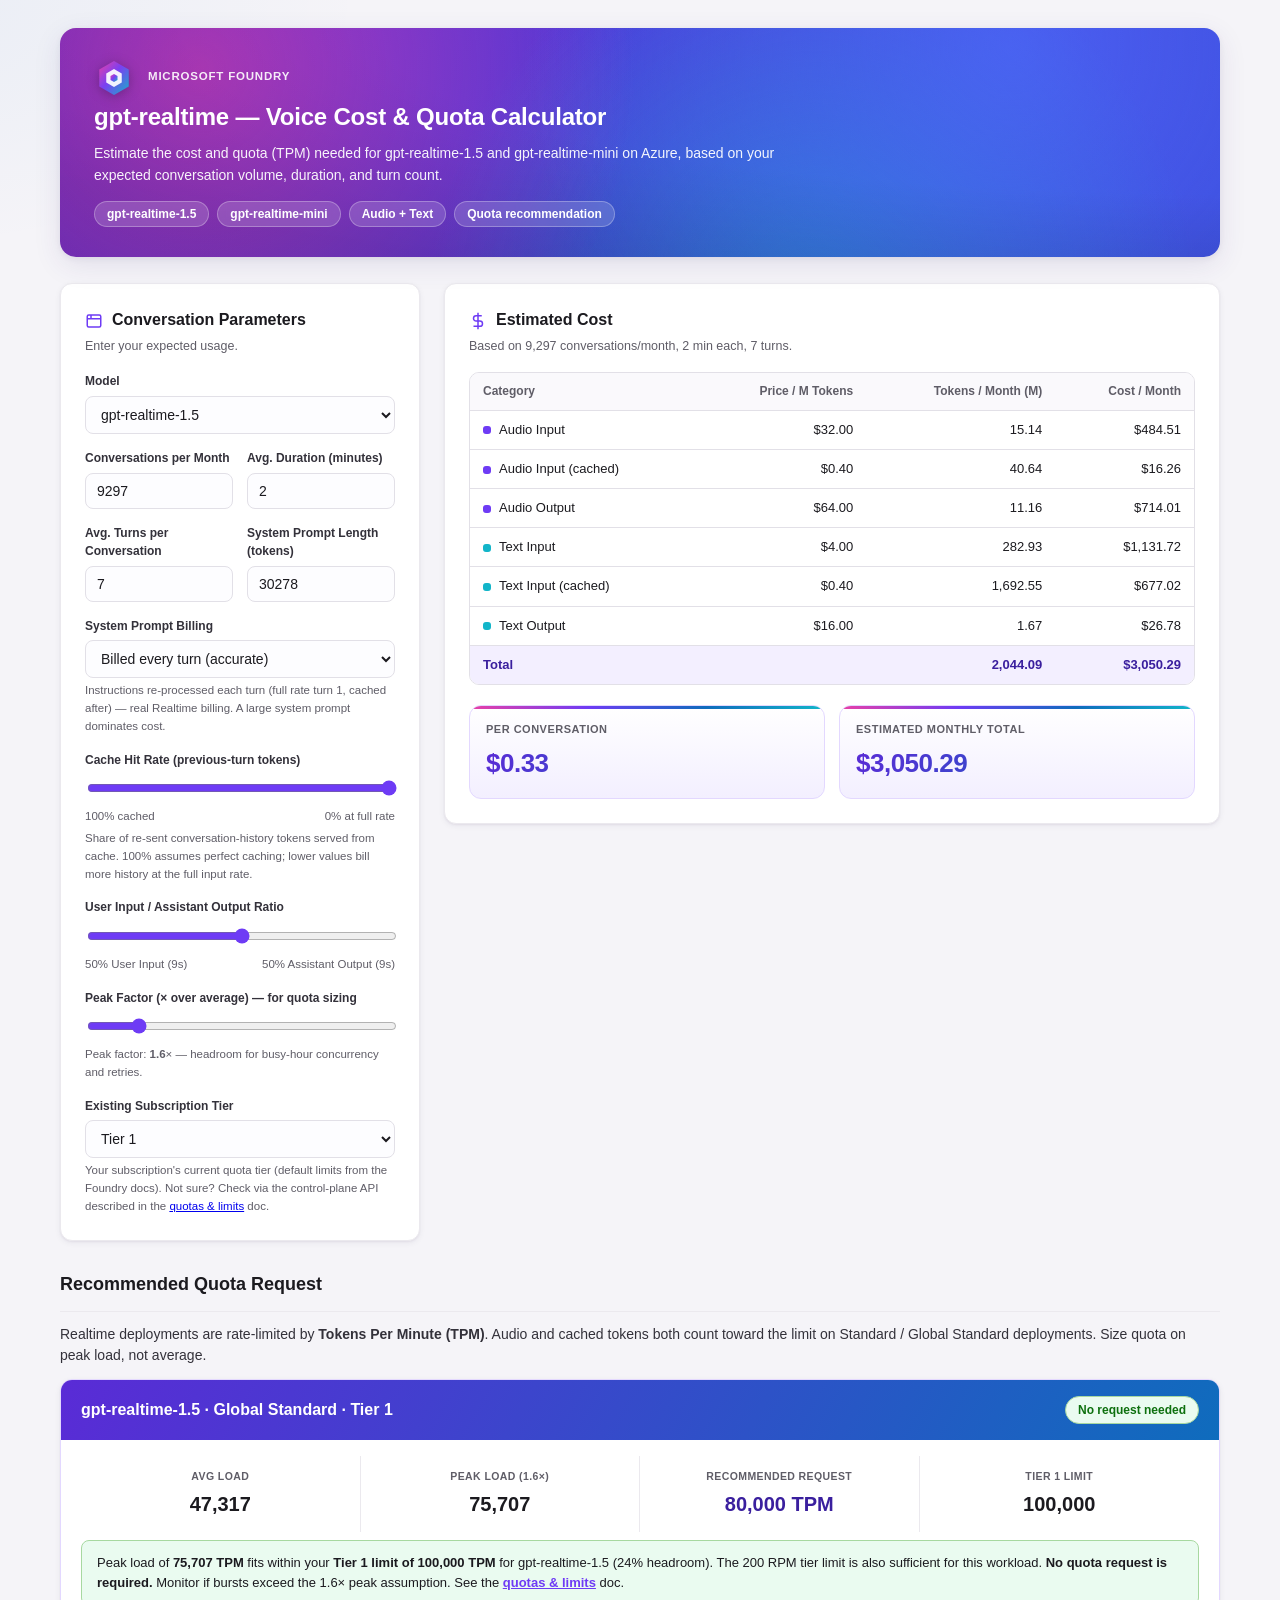
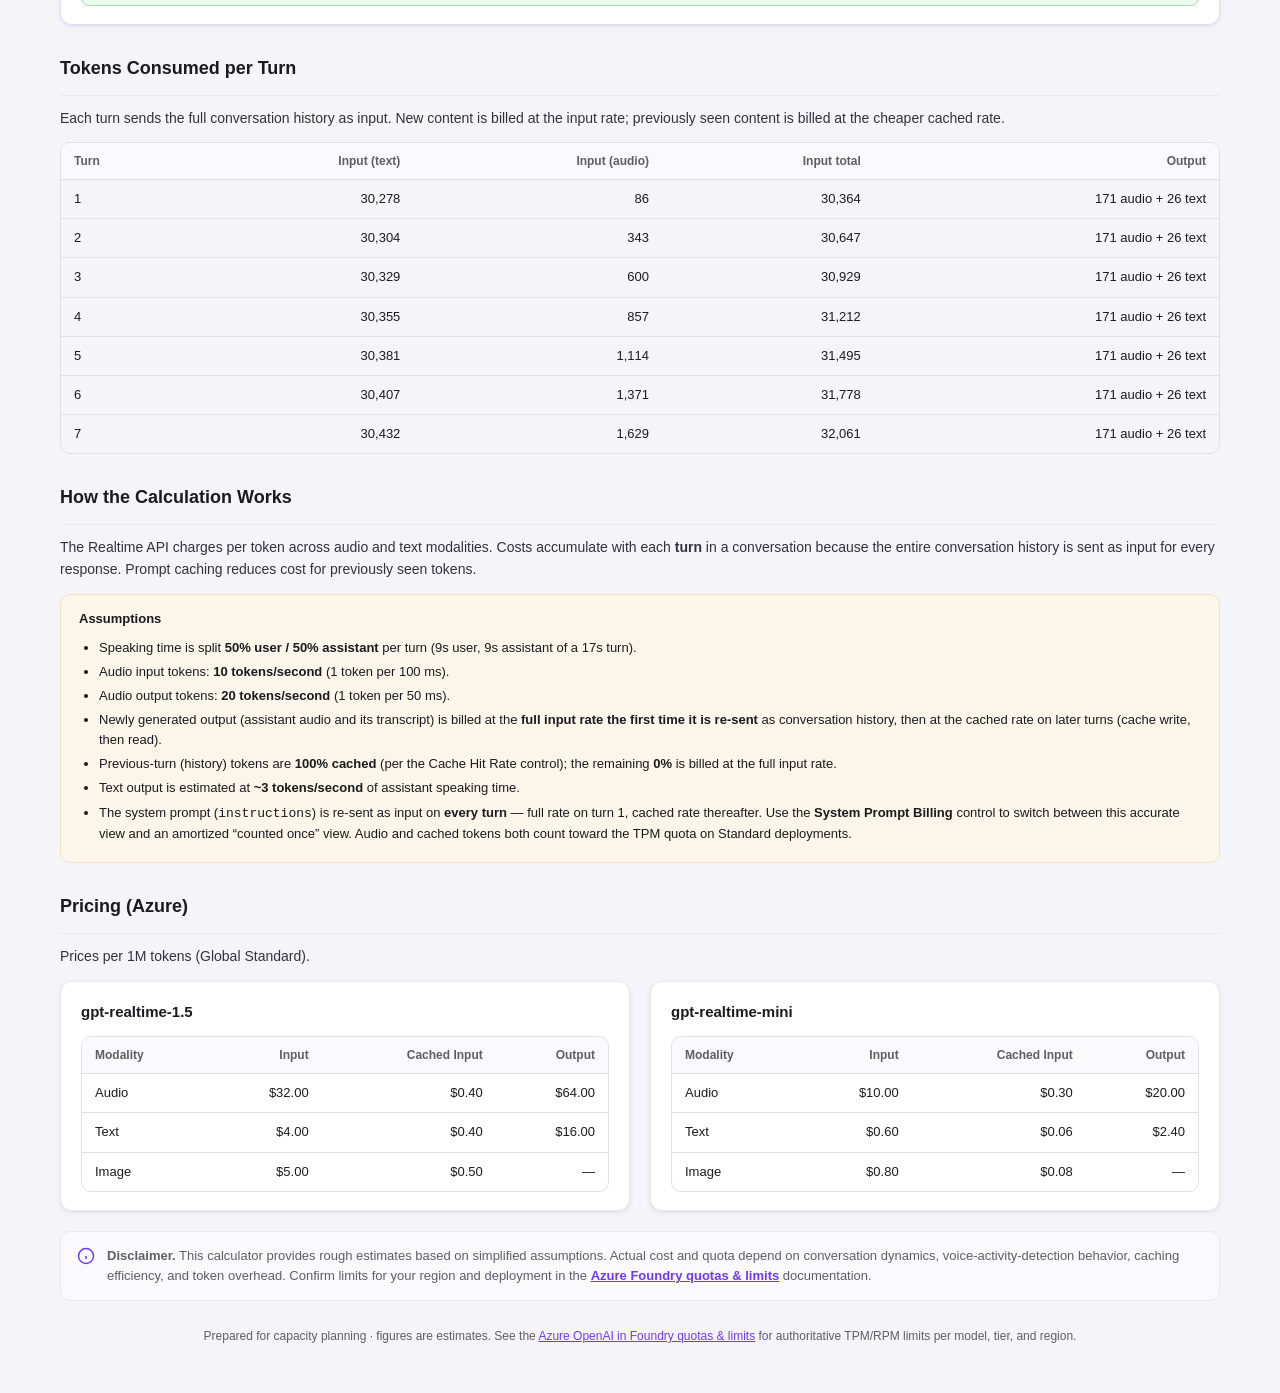
<file: docs/real-time-quota/index.html>
<!DOCTYPE html>
<html lang="en">
<head>
<meta charset="utf-8">
<meta name="viewport" content="width=device-width, initial-scale=1">
<title>gpt-realtime &mdash; Voice Cost &amp; Quota Calculator</title>
<style>
  :root {
    --bg: #f5f4f8;
    --panel: #ffffff;
    --border: #ebe9ee;
    --line: #e2e0e7;
    --accent: #6E3BF5;
    --accent-2: #0f6cbd;
    --accent-soft: #f3efff;
    --accent-line: #e3d8ff;
    --text: #1b1a1f;
    --muted: #5f5d67;
    --highlight: #fbf6e9;
    --highlight-border: #f0e4c0;
    --ok: #0e700e; --ok-bg: #eafbf0; --ok-line: #a7d8a0;
    --warn: #8a5a00; --warn-bg: #fbf3e0; --warn-line: #efd8a0;
    --radius: 12px;
    --shadow: 0 2px 6px rgba(30,20,60,.06), 0 1px 2px rgba(30,20,60,.05);
    --shadow-lg: 0 8px 28px rgba(60,40,120,.10), 0 2px 6px rgba(30,20,60,.06);
  }
  * { box-sizing: border-box; }
  html { scroll-behavior: smooth; }
  body {
    font-family: "Segoe UI Variable Text", "Segoe UI", -apple-system, BlinkMacSystemFont, Roboto, Arial, sans-serif;
    background:
      radial-gradient(1100px 500px at 100% -10%, rgba(110,59,245,.06), transparent 60%),
      radial-gradient(900px 460px at -10% 0%, rgba(15,108,189,.05), transparent 55%),
      var(--bg);
    color: var(--text);
    margin: 0;
    padding: 28px 20px 48px;
    line-height: 1.55;
    -webkit-font-smoothing: antialiased;
  }
  .wrap { max-width: 1160px; margin: 0 auto; }

  .masthead {
    position: relative; overflow: hidden; color: #fff;
    border-radius: 16px; padding: 30px 34px; box-shadow: var(--shadow-lg); margin-bottom: 26px;
    background:
      radial-gradient(circle at 12% 18%, rgba(233,64,166,.60), transparent 42%),
      radial-gradient(circle at 82% 8%, rgba(79,111,255,.65), transparent 50%),
      radial-gradient(circle at 65% 120%, rgba(18,181,201,.55), transparent 48%),
      linear-gradient(120deg, #5a2bd6, #3a49d8);
  }
  .masthead::after {
    content: ""; position: absolute; inset: 0;
    background: radial-gradient(120% 120% at 100% 0%, transparent 60%, rgba(0,0,0,.12)); pointer-events: none;
  }
  .brand { display: flex; align-items: center; gap: 14px; position: relative; z-index: 1; }
  .brand-mark { width: 40px; height: 40px; flex: 0 0 40px; filter: drop-shadow(0 2px 6px rgba(0,0,0,.25)); }
  .brand-text .eyebrow { font-size: 11.5px; font-weight: 600; letter-spacing: .8px; text-transform: uppercase; opacity: .9; margin: 0 0 2px; }
  .masthead h1 { margin: 0; font-size: 24px; font-weight: 600; letter-spacing: -.2px; position: relative; z-index: 1; }
  .masthead p { margin: 8px 0 0; opacity: .94; font-size: 14px; max-width: 720px; position: relative; z-index: 1; }
  .chips { display: flex; gap: 8px; flex-wrap: wrap; margin-top: 14px; position: relative; z-index: 1; }
  .chip { background: rgba(255,255,255,.16); border: 1px solid rgba(255,255,255,.28); border-radius: 999px; padding: 3px 12px; font-size: 12px; font-weight: 600; backdrop-filter: blur(4px); }

  .grid { display: grid; grid-template-columns: 360px 1fr; gap: 24px; align-items: start; }
  @media (max-width: 920px) { .grid { grid-template-columns: 1fr; } }
  .panel { background: var(--panel); border: 1px solid var(--border); border-radius: var(--radius); padding: 24px; box-shadow: var(--shadow); }
  .panel h2 { margin: 0 0 4px; font-size: 16px; font-weight: 600; display: flex; align-items: center; gap: 9px; }
  .panel h2 .ic { width: 18px; height: 18px; color: var(--accent); }
  .panel .sub { margin: 0 0 16px; font-size: 12.5px; color: var(--muted); }

  label { display: block; font-size: 12px; font-weight: 600; margin: 15px 0 5px; color: #33313a; }
  .two { display: grid; grid-template-columns: 1fr 1fr; gap: 14px; }
  .two label { margin-top: 15px; }
  input[type="number"], select {
    width: 100%; padding: 9px 11px; border: 1px solid var(--line); border-radius: 8px;
    font-size: 14px; font-family: inherit; color: var(--text); background: #fdfdff; transition: border-color .15s, box-shadow .15s;
  }
  select { cursor: pointer; }
  input[type="number"]:hover, select:hover { border-color: #c8c4d4; }
  input[type="number"]:focus, select:focus, input[type="range"]:focus { outline: none; border-color: var(--accent); box-shadow: 0 0 0 3px rgba(110,59,245,.18); }
  input[type="range"] { width: 100%; accent-color: var(--accent); margin-top: 6px; }
  .range-legend { display: flex; justify-content: space-between; font-size: 11.5px; color: var(--muted); margin-top: 4px; }
  .hint { font-size: 11.5px; color: var(--muted); margin-top: 4px; }

  .kpis { display: grid; grid-template-columns: 1fr 1fr; gap: 14px; margin-top: 20px; }
  .kpi-card { position: relative; overflow: hidden; background: linear-gradient(180deg, #ffffff, var(--accent-soft)); border: 1px solid var(--accent-line); border-radius: var(--radius); padding: 15px 16px; }
  .kpi-card::before { content: ""; position: absolute; top: 0; left: 0; right: 0; height: 3px; background: linear-gradient(90deg, #e940a6, #6E3BF5, #0f6cbd, #12b5c9); }
  .kpi-card .label { font-size: 11px; text-transform: uppercase; letter-spacing: .5px; color: var(--muted); font-weight: 600; }
  .kpi-card .value { font-size: 26px; font-weight: 700; margin-top: 5px; letter-spacing: -.5px; background: linear-gradient(120deg, #5a2bd6, #0f6cbd); -webkit-background-clip: text; background-clip: text; color: transparent; }
  .kpi-card .value .unit { font-size: 13px; font-weight: 600; color: var(--muted); -webkit-text-fill-color: var(--muted); }

  table { border-collapse: separate; border-spacing: 0; width: 100%; font-size: 13px; border: 1px solid var(--line); border-radius: 10px; overflow: hidden; }
  td, th { border-bottom: 1px solid var(--line); padding: 9px 13px; text-align: left; }
  tr:last-child td { border-bottom: none; }
  th { background: #faf9fc; font-weight: 600; color: var(--muted); font-size: 12px; }
  .num { text-align: right; font-variant-numeric: tabular-nums; }
  tr.total td { background: var(--accent-soft); font-weight: 700; color: #3a1f9e; }
  tr.audio td:first-child::before, tr.text td:first-child::before { content: ""; display: inline-block; width: 8px; height: 8px; border-radius: 3px; margin-right: 8px; vertical-align: middle; }
  tr.audio td:first-child::before { background: #6E3BF5; }
  tr.text td:first-child::before { background: #12b5c9; }

  .section { margin-top: 30px; }
  .section h2 { font-size: 18px; font-weight: 600; margin: 0 0 6px; padding-bottom: 12px; border-bottom: 1px solid var(--border); }
  .section .lead { font-size: 14px; color: #33313a; margin: 12px 0; }

  /* Quota recommendation card */
  .quota-card { border: 1px solid var(--accent-line); border-radius: var(--radius); overflow: hidden; box-shadow: var(--shadow); }
  .quota-head { padding: 16px 20px; color: #fff; background: linear-gradient(120deg, #5a2bd6, #0f6cbd); display: flex; align-items: center; justify-content: space-between; gap: 12px; flex-wrap: wrap; }
  .quota-head h3 { margin: 0; font-size: 16px; font-weight: 600; }
  .status-pill { font-size: 12px; font-weight: 700; padding: 4px 12px; border-radius: 999px; }
  .status-ok { background: var(--ok-bg); color: var(--ok); border: 1px solid var(--ok-line); }
  .status-warn { background: var(--warn-bg); color: var(--warn); border: 1px solid var(--warn-line); }
  .quota-body { background: var(--panel); padding: 4px 20px 18px; }
  .quota-metrics { display: grid; grid-template-columns: repeat(4, 1fr); gap: 0; margin: 12px 0 6px; }
  @media (max-width: 620px) { .quota-metrics { grid-template-columns: repeat(2, 1fr); } }
  .qm { padding: 12px 8px; text-align: center; border-right: 1px solid var(--border); }
  .qm:last-child { border-right: none; }
  .qm .l { font-size: 10.5px; text-transform: uppercase; letter-spacing: .4px; color: var(--muted); font-weight: 600; }
  .qm .v { font-size: 20px; font-weight: 700; margin-top: 4px; color: var(--text); font-variant-numeric: tabular-nums; }
  .qm .v.big { color: #3a1f9e; }
  .callout { border-radius: 8px; padding: 12px 15px; font-size: 13px; margin-top: 8px; }
  .callout.ok { background: var(--ok-bg); border: 1px solid var(--ok-line); }
  .callout.warn { background: var(--warn-bg); border: 1px solid var(--warn-line); }
  .callout a, .doc-link { color: var(--accent); font-weight: 600; }

  .assump { background: var(--highlight); border: 1px solid var(--highlight-border); border-radius: 10px; padding: 14px 18px; margin-top: 14px; }
  .assump h4 { margin: 0 0 8px; font-size: 13px; }
  .assump ul { margin: 0; padding-left: 20px; font-size: 13px; }
  .assump li { margin: 4px 0; }

  .price-cards { display: grid; grid-template-columns: 1fr 1fr; gap: 20px; margin-top: 14px; }
  @media (max-width: 760px) { .price-cards { grid-template-columns: 1fr; } }
  .price-card { border: 1px solid var(--border); border-radius: var(--radius); padding: 18px 20px; box-shadow: var(--shadow); background: var(--panel); }
  .price-card h4 { margin: 0 0 12px; font-size: 15px; font-weight: 600; }

  .disclaimer { display: flex; gap: 12px; align-items: flex-start; background: #faf9fc; border: 1px solid var(--border); border-radius: 10px; padding: 14px 16px; margin-top: 20px; font-size: 13px; color: var(--muted); }
  .disclaimer .ic { flex: 0 0 18px; color: var(--accent); margin-top: 1px; }

  .footer { margin-top: 26px; font-size: 12px; color: var(--muted); text-align: center; }
  .footer a { color: var(--accent); }
</style>
</head>
<body>
  <div class="wrap">
    <div class="masthead">
      <div class="brand">
        <svg class="brand-mark" viewBox="0 0 48 48" role="img" aria-label="Microsoft Foundry">
          <defs>
            <linearGradient id="fdry" x1="0" y1="0" x2="1" y2="1">
              <stop offset="0" stop-color="#e940a6"/><stop offset=".45" stop-color="#7b3ff2"/><stop offset="1" stop-color="#12b5c9"/>
            </linearGradient>
          </defs>
          <path fill="url(#fdry)" d="M24 3.5 41.7 13.75v20.5L24 44.5 6.3 34.25v-20.5z"/>
          <path fill="#ffffff" fill-opacity=".92" d="M24 13.2 33.3 18.6v10.8L24 34.8l-9.3-5.4V18.6z"/>
          <path fill="url(#fdry)" d="M24 19.1 28.2 21.5v4.9L24 28.9l-4.2-2.5v-4.9z"/>
        </svg>
        <div class="brand-text"><p class="eyebrow">Microsoft Foundry</p></div>
      </div>
      <h1>gpt-realtime &mdash; Voice Cost &amp; Quota Calculator</h1>
      <p>Estimate the cost and quota (TPM) needed for gpt-realtime-1.5 and gpt-realtime-mini on Azure, based on your expected conversation volume, duration, and turn count.</p>
      <div class="chips">
        <span class="chip">gpt-realtime-1.5</span>
        <span class="chip">gpt-realtime-mini</span>
        <span class="chip">Audio + Text</span>
        <span class="chip">Quota recommendation</span>
      </div>
    </div>

    <div class="grid">
      <!-- Parameters -->
      <div class="panel">
        <h2><svg class="ic" viewBox="0 0 24 24" fill="none" stroke="currentColor" stroke-width="2"><rect x="3" y="4" width="18" height="16" rx="2"/><path d="M3 9h18M8 4v5"/></svg>Conversation Parameters</h2>
        <p class="sub">Enter your expected usage.</p>

        <label>Model</label>
        <select id="model">
          <option value="gpt-realtime-1.5" selected>gpt-realtime-1.5</option>
          <option value="gpt-realtime">gpt-realtime</option>
          <option value="gpt-realtime-mini">gpt-realtime-mini</option>
        </select>

        <div class="two">
          <div>
            <label>Conversations per Month</label>
            <input type="number" id="convs" value="9297" min="0">
          </div>
          <div>
            <label>Avg. Duration (minutes)</label>
            <input type="number" id="duration" value="2" min="0" step="0.1">
          </div>
        </div>

        <div class="two">
          <div>
            <label>Avg. Turns per Conversation</label>
            <input type="number" id="turns" value="7" min="1">
          </div>
          <div>
            <label>System Prompt Length (tokens)</label>
            <input type="number" id="sysPrompt" value="30278" min="0">
          </div>
        </div>

        <label>System Prompt Billing</label>
        <select id="billMode">
          <option value="perturn" selected>Billed every turn (accurate)</option>
          <option value="once">Counted once (amortized / reference-style)</option>
        </select>
        <div class="hint" id="billHint"></div>

        <label>Cache Hit Rate (previous-turn tokens)</label>
        <input type="range" id="cacheRate" min="0" max="100" step="5" value="100">
        <div class="range-legend">
          <span id="cacheRateVal">100% cached</span>
          <span id="cacheRateUnc">0% at full rate</span>
        </div>
        <div class="hint">Share of re-sent conversation-history tokens served from cache. 100% assumes perfect caching; lower values bill more history at the full input rate.</div>

        <label>User Input / Assistant Output Ratio</label>
        <input type="range" id="ratio" min="10" max="90" step="1" value="50">
        <div class="range-legend">
          <span id="ratioLeft">50% User Input</span>
          <span id="ratioRight">50% Assistant Output</span>
        </div>

        <label>Peak Factor (&times; over average) &mdash; for quota sizing</label>
        <input type="range" id="peak" min="1" max="5" step="0.1" value="1.6">
        <div class="hint">Peak factor: <strong id="peakVal">1.6</strong>&times; &mdash; headroom for busy-hour concurrency and retries.</div>

        <label>Existing Subscription Tier</label>
        <select id="tier">
          <option value="1" selected>Tier 1</option>
          <option value="2">Tier 2</option>
          <option value="3">Tier 3</option>
          <option value="4">Tier 4</option>
          <option value="5">Tier 5</option>
          <option value="6">Tier 6</option>
        </select>
        <div class="hint">Your subscription's current quota tier (default limits from the Foundry docs). Not sure? Check via the control-plane API described in the <a href="https://learn.microsoft.com/en-us/azure/foundry/openai/quotas-limits" target="_blank" rel="noopener">quotas &amp; limits</a> doc.</div>
      </div>

      <!-- Cost -->
      <div class="panel">
        <h2><svg class="ic" viewBox="0 0 24 24" fill="none" stroke="currentColor" stroke-width="2"><path d="M12 1v22M17 5H9.5a3.5 3.5 0 0 0 0 7h5a3.5 3.5 0 0 1 0 7H6"/></svg>Estimated Cost</h2>
        <p class="sub" id="costSub"></p>
        <table>
          <thead>
            <tr><th>Category</th><th class="num">Price / M Tokens</th><th class="num">Tokens / Month (M)</th><th class="num">Cost / Month</th></tr>
          </thead>
          <tbody id="costBody"></tbody>
        </table>
        <div class="kpis">
          <div class="kpi-card"><div class="label">Per Conversation</div><div class="value" id="kpiPerConv">&mdash;</div></div>
          <div class="kpi-card"><div class="label">Estimated Monthly Total</div><div class="value" id="kpiMonthly">&mdash;</div></div>
        </div>
      </div>
    </div>

    <!-- Recommended quota request -->
    <div class="section">
      <h2>Recommended Quota Request</h2>
      <p class="lead">Realtime deployments are rate-limited by <strong>Tokens Per Minute (TPM)</strong>. Audio and cached tokens both count toward the limit on Standard / Global&nbsp;Standard deployments. Size quota on peak load, not average.</p>
      <div class="quota-card">
        <div class="quota-head">
          <h3 id="quotaModelLabel">gpt-realtime-1.5 &middot; Global Standard</h3>
          <span class="status-pill" id="quotaStatus">&mdash;</span>
        </div>
        <div class="quota-body">
          <div class="quota-metrics">
            <div class="qm"><div class="l">Avg Load</div><div class="v" id="qmAvg">&mdash;</div></div>
            <div class="qm"><div class="l">Peak Load (<span id="qmPeakX">1.6</span>&times;)</div><div class="v" id="qmPeak">&mdash;</div></div>
            <div class="qm"><div class="l">Recommended Request</div><div class="v big" id="qmRec">&mdash;</div></div>
            <div class="qm"><div class="l" id="qmTierLabel">Tier 1 Limit</div><div class="v" id="qmTier">100,000</div></div>
          </div>
          <div id="quotaCallout"></div>
        </div>
      </div>
    </div>

    <!-- Per-turn breakdown -->
    <div class="section">
      <h2>Tokens Consumed per Turn</h2>
      <p class="lead">Each turn sends the full conversation history as input. New content is billed at the input rate; previously seen content is billed at the cheaper cached rate.</p>
      <table>
        <thead>
          <tr><th>Turn</th><th class="num">Input (text)</th><th class="num">Input (audio)</th><th class="num">Input total</th><th class="num">Output</th></tr>
        </thead>
        <tbody id="turnBody"></tbody>
      </table>
    </div>

    <!-- How it works -->
    <div class="section">
      <h2>How the Calculation Works</h2>
      <p class="lead">The Realtime API charges per token across audio and text modalities. Costs accumulate with each <strong>turn</strong> in a conversation because the entire conversation history is sent as input for every response. Prompt caching reduces cost for previously seen tokens.</p>
      <div class="assump">
        <h4>Assumptions</h4>
        <ul>
          <li id="ratioAssumption">Speaking time is split between user and assistant per the ratio slider.</li>
          <li>Audio input tokens: <strong>10 tokens/second</strong> (1 token per 100&nbsp;ms).</li>
          <li>Audio output tokens: <strong>20 tokens/second</strong> (1 token per 50&nbsp;ms).</li>
          <li>Newly generated output (assistant audio and its transcript) is billed at the <strong>full input rate the first time it is re-sent</strong> as conversation history, then at the cached rate on later turns (cache write, then read).</li>
          <li id="cacheAssumption">Previous-turn (history) tokens are cached per the <strong>Cache Hit Rate</strong> control; any uncached share is billed at the full input rate.</li>
          <li>Text output is estimated at <strong>~3 tokens/second</strong> of assistant speaking time.</li>
          <li>The system prompt (<code>instructions</code>) is re-sent as input on <strong>every turn</strong> &mdash; full rate on turn&nbsp;1, cached rate thereafter. Use the <strong>System Prompt Billing</strong> control to switch between this accurate view and an amortized &ldquo;counted once&rdquo; view. Audio and cached tokens both count toward the TPM quota on Standard deployments.</li>
        </ul>
      </div>
    </div>

    <!-- Pricing -->
    <div class="section">
      <h2>Pricing (Azure)</h2>
      <p class="lead">Prices per 1M tokens (Global Standard).</p>
      <div class="price-cards">
        <div class="price-card">
          <h4>gpt-realtime-1.5</h4>
          <table>
            <thead><tr><th>Modality</th><th class="num">Input</th><th class="num">Cached Input</th><th class="num">Output</th></tr></thead>
            <tbody>
              <tr><td>Audio</td><td class="num">$32.00</td><td class="num">$0.40</td><td class="num">$64.00</td></tr>
              <tr><td>Text</td><td class="num">$4.00</td><td class="num">$0.40</td><td class="num">$16.00</td></tr>
              <tr><td>Image</td><td class="num">$5.00</td><td class="num">$0.50</td><td class="num">&mdash;</td></tr>
            </tbody>
          </table>
        </div>
        <div class="price-card">
          <h4>gpt-realtime-mini</h4>
          <table>
            <thead><tr><th>Modality</th><th class="num">Input</th><th class="num">Cached Input</th><th class="num">Output</th></tr></thead>
            <tbody>
              <tr><td>Audio</td><td class="num">$10.00</td><td class="num">$0.30</td><td class="num">$20.00</td></tr>
              <tr><td>Text</td><td class="num">$0.60</td><td class="num">$0.06</td><td class="num">$2.40</td></tr>
              <tr><td>Image</td><td class="num">$0.80</td><td class="num">$0.08</td><td class="num">&mdash;</td></tr>
            </tbody>
          </table>
        </div>
      </div>
      <div class="disclaimer">
        <svg class="ic" viewBox="0 0 24 24" fill="none" stroke="currentColor" stroke-width="2"><circle cx="12" cy="12" r="10"/><path d="M12 16v-4M12 8h.01"/></svg>
        <div><strong>Disclaimer.</strong> This calculator provides rough estimates based on simplified assumptions. Actual cost and quota depend on conversation dynamics, voice-activity-detection behavior, caching efficiency, and token overhead. Confirm limits for your region and deployment in the <a class="doc-link" href="https://learn.microsoft.com/en-us/azure/foundry/openai/quotas-limits" target="_blank" rel="noopener">Azure Foundry quotas &amp; limits</a> documentation.</div>
      </div>
    </div>

    <div class="footer">
      Prepared for capacity planning &middot; figures are estimates. See the
      <a href="https://learn.microsoft.com/en-us/azure/foundry/openai/quotas-limits" target="_blank" rel="noopener">Azure OpenAI in Foundry quotas &amp; limits</a> for authoritative TPM/RPM limits per model, tier, and region.
    </div>
  </div>

<script>
  // Global Standard pricing, per 1M tokens
  const MODELS = {
    "gpt-realtime":     { audioIn: 32,  audioCached: 0.40, audioOut: 64, textIn: 4,    textCached: 0.40, textOut: 16 },
    "gpt-realtime-1.5": { audioIn: 32,  audioCached: 0.40, audioOut: 64, textIn: 4,    textCached: 0.40, textOut: 16 },
    "gpt-realtime-mini":{ audioIn: 10,  audioCached: 0.30, audioOut: 20, textIn: 0.60, textCached: 0.06, textOut: 2.40 },
  };
  // Tier limits (Global Standard) for the gpt-realtime family, from the Foundry quotas & limits doc.
  // Tiers 1-5 share the same limit; Tier 6 is higher. gpt-realtime-1.5 / -mini are not listed
  // separately, so the gpt-realtime family limits are used.
  const TIER_LIMITS = {
    "1": { tpm: 100000, rpm: 200 },
    "2": { tpm: 100000, rpm: 200 },
    "3": { tpm: 100000, rpm: 200 },
    "4": { tpm: 100000, rpm: 200 },
    "5": { tpm: 100000, rpm: 200 },
    "6": { tpm: 150000, rpm: 300 },
  };

  // Tokenization assumptions
  const AUDIO_IN_TPS  = 10;   // user audio: 10 tokens / second
  const AUDIO_OUT_TPS = 20;   // assistant audio: 20 tokens / second
  const TEXT_OUT_TPS  = 3;    // assistant transcript: ~3 tokens / second
  const MIN_PER_MONTH = 30 * 24 * 60; // 43,200

  const ids = ["model","convs","duration","turns","sysPrompt","billMode","cacheRate","ratio","peak","tier"];
  ids.forEach(id => {
    const el = document.getElementById(id);
    el.addEventListener(el.tagName === "SELECT" ? "change" : "input", render);
  });

  const fmt = n => Math.round(n).toLocaleString("en-US");
  const money = n => "$" + n.toLocaleString("en-US", { minimumFractionDigits: 2, maximumFractionDigits: 2 });
  const millions = n => (n / 1e6).toLocaleString("en-US", { minimumFractionDigits: 2, maximumFractionDigits: 2 });
  const ceilTo = (v, s) => Math.ceil(v / s) * s;

  function render() {
    const m = MODELS[document.getElementById("model").value];
    const modelLabel = document.getElementById("model").options[document.getElementById("model").selectedIndex].text;
    const C   = +document.getElementById("convs").value || 0;
    const D   = +document.getElementById("duration").value || 0;
    const T   = Math.max(1, +document.getElementById("turns").value || 1);
    const S   = +document.getElementById("sysPrompt").value || 0;
    const userShare = (+document.getElementById("ratio").value || 50) / 100;
    const asstShare = 1 - userShare;
    const peak = +document.getElementById("peak").value || 1;

    // Per-turn speaking time and tokens
    const secPerTurn = T ? (D * 60) / T : 0;
    const userSec = secPerTurn * userShare;
    const asstSec = secPerTurn * asstShare;
    const uA = userSec * AUDIO_IN_TPS;   // new user audio tokens / turn (input)
    const aA = asstSec * AUDIO_OUT_TPS;  // assistant audio tokens / turn (output)
    const aT = asstSec * TEXT_OUT_TPS;   // assistant text tokens / turn (output)

    // Update ratio + peak labels
    document.getElementById("ratioLeft").textContent  = `${Math.round(userShare*100)}% User Input (${userSec.toFixed(0)}s)`;
    document.getElementById("ratioRight").textContent = `${Math.round(asstShare*100)}% Assistant Output (${asstSec.toFixed(0)}s)`;
    document.getElementById("ratioAssumption").innerHTML =
      `Speaking time is split <strong>${Math.round(userShare*100)}% user / ${Math.round(asstShare*100)}% assistant</strong> per turn (${userSec.toFixed(0)}s user, ${asstSec.toFixed(0)}s assistant of a ${secPerTurn.toFixed(0)}s turn).`;
    document.getElementById("peakVal").textContent = peak.toFixed(1);
    document.getElementById("qmPeakX").textContent = peak.toFixed(1);

    // Per-conversation token totals.
    // Every turn re-sends the full conversation history as input. New content on turn i is the
    // user's new audio; prior-turn (history) tokens are cached per the Cache Hit Rate.
    // Instructions (system prompt) are re-sent each turn: full rate on turn 1, cached after.
    const H = T * (T - 1) / 2; // total cached appearances of each per-turn item across the conversation

    // Cache hit rate: share of re-sent history billed at the cached rate; the remainder at full rate.
    const r = (+document.getElementById("cacheRate").value || 0) / 100;
    document.getElementById("cacheRateVal").textContent = `${Math.round(r*100)}% cached`;
    document.getElementById("cacheRateUnc").textContent = `${Math.round((1-r)*100)}% at full rate`;
    document.getElementById("cacheAssumption").innerHTML =
      `Previous-turn (history) tokens are <strong>${Math.round(r*100)}% cached</strong> (per the Cache Hit Rate control); the remaining <strong>${Math.round((1-r)*100)}%</strong> is billed at the full input rate.`;

    // Cache-lag model (matches the reference): the first time generated content is re-sent as
    // input it is billed at the full rate (cache write); later turns are cached (cache read).
    const H2 = (T - 1) * (T - 2) / 2;          // 2nd-and-later appearances of assistant/transcript items
    const audioCacheable = uA * H + aA * H2;   // user-audio re-reads + assistant-audio 2nd+ re-reads
    const audioFirst     = T * uA + (T - 1) * aA; // new user audio + assistant audio's first re-send
    const audioInUnc = audioFirst + (1 - r) * audioCacheable;
    const audioInCac = r * audioCacheable;
    const audioOut   = T * aA;
    const textOut    = T * aT;

    // System-prompt billing mode
    const billMode = document.getElementById("billMode").value;
    let textInUnc, textInCac, sysOnce = 0;
    const transFirst     = (T - 1) * aT;       // assistant transcript's first re-send (full rate)
    const transCacheable = aT * H2;            // transcript 2nd+ re-reads (cacheable)
    if (billMode === "once") {
      // Amortized: system prompt assumed cached across sessions, counted once (negligible per conversation)
      textInUnc = transFirst + (1 - r) * transCacheable;
      textInCac = r * transCacheable;
      sysOnce   = S;                           // one-time load for the whole month
      document.getElementById("billHint").textContent =
        "Instructions assumed cached across sessions and counted once. Matches the simplified reference calculator; understates cost for a large system prompt.";
    } else {
      // Accurate: instructions re-processed every turn (uncached turn 1, cached after)
      const textCacheable = S * (T - 1) + transCacheable;
      textInUnc = S + transFirst + (1 - r) * textCacheable;
      textInCac = r * textCacheable;
      document.getElementById("billHint").textContent =
        "Instructions re-processed each turn (full rate turn 1, cached after) \u2014 real Realtime billing. A large system prompt dominates cost.";
    }

    // Monthly token totals
    const monthly = {
      audioInUnc: audioInUnc * C,
      audioInCac: audioInCac * C,
      audioOut:   audioOut   * C,
      textInUnc:  textInUnc  * C + sysOnce,
      textInCac:  textInCac  * C,
      textOut:    textOut    * C,
    };

    const rows = [
      { key: "Audio Input",         cls: "audio", price: m.audioIn,     tok: monthly.audioInUnc },
      { key: "Audio Input (cached)",cls: "audio", price: m.audioCached, tok: monthly.audioInCac },
      { key: "Audio Output",        cls: "audio", price: m.audioOut,    tok: monthly.audioOut },
      { key: "Text Input",          cls: "text",  price: m.textIn,      tok: monthly.textInUnc },
      { key: "Text Input (cached)", cls: "text",  price: m.textCached,  tok: monthly.textInCac },
      { key: "Text Output",         cls: "text",  price: m.textOut,     tok: monthly.textOut },
    ];

    let totalCost = 0, totalTokens = 0, html = "";
    rows.forEach(r => {
      const cost = r.tok / 1e6 * r.price;
      totalCost += cost; totalTokens += r.tok;
      html += `<tr class="${r.cls}"><td>${r.key}</td><td class="num">${money(r.price)}</td><td class="num">${millions(r.tok)}</td><td class="num">${money(cost)}</td></tr>`;
    });
    html += `<tr class="total"><td>Total</td><td class="num"></td><td class="num">${millions(totalTokens)}</td><td class="num">${money(totalCost)}</td></tr>`;
    document.getElementById("costBody").innerHTML = html;

    document.getElementById("costSub").textContent =
      `Based on ${fmt(C)} conversations/month, ${D} min each, ${T} turns.`;
    document.getElementById("kpiPerConv").textContent = C ? money(totalCost / C) : "$0.00";
    document.getElementById("kpiMonthly").textContent = money(totalCost);

    // Quota (TPM)
    const tier = document.getElementById("tier").value;
    const tierLimit = TIER_LIMITS[tier] || TIER_LIMITS["1"];
    const tierTpm = tierLimit.tpm;
    const tierRpm = tierLimit.rpm;
    const avgTpm = totalTokens / MIN_PER_MONTH;
    const peakTpm = avgTpm * peak;
    const recommended = ceilTo(peakTpm, 10000);
    document.getElementById("qmAvg").textContent  = fmt(avgTpm);
    document.getElementById("qmPeak").textContent = fmt(peakTpm);
    document.getElementById("qmRec").textContent  = fmt(recommended) + " TPM";
    document.getElementById("qmTier").textContent = fmt(tierTpm);
    document.getElementById("qmTierLabel").textContent = `Tier ${tier} Limit`;
    document.getElementById("quotaModelLabel").textContent = `${modelLabel} \u00b7 Global Standard \u00b7 Tier ${tier}`;

    const statusEl = document.getElementById("quotaStatus");
    const calloutEl = document.getElementById("quotaCallout");
    if (peakTpm <= tierTpm) {
      const headroom = (1 - peakTpm / tierTpm) * 100;
      statusEl.className = "status-pill status-ok";
      statusEl.textContent = "No request needed";
      calloutEl.className = "callout ok";
      calloutEl.innerHTML = `Peak load of <strong>${fmt(peakTpm)} TPM</strong> fits within your <strong>Tier&nbsp;${tier} limit of ${fmt(tierTpm)} TPM</strong> for ${modelLabel} (${fmt(headroom)}% headroom). The ${fmt(tierRpm)} RPM tier limit is also sufficient for this workload. <strong>No quota request is required.</strong> Monitor if bursts exceed the ${peak.toFixed(1)}&times; peak assumption. See the <a href="https://learn.microsoft.com/en-us/azure/foundry/openai/quotas-limits" target="_blank" rel="noopener">quotas &amp; limits</a> doc.`;
    } else {
      const gap = recommended - tierTpm;
      statusEl.className = "status-pill status-warn";
      statusEl.textContent = "Request increase";
      calloutEl.className = "callout warn";
      calloutEl.innerHTML = `Peak load of <strong>${fmt(peakTpm)} TPM</strong> exceeds your <strong>Tier&nbsp;${tier} limit of ${fmt(tierTpm)} TPM</strong>. <strong>Request ${fmt(recommended)} TPM</strong> (about <strong>${fmt(gap)} TPM</strong> above your current Tier&nbsp;${tier} limit) via the <a href="https://aka.ms/oai/stuquotarequest" target="_blank" rel="noopener">quota request form</a>. For latency-critical or high-volume voice workloads, also consider <strong>Provisioned Throughput (PTU)</strong>. See the <a href="https://learn.microsoft.com/en-us/azure/foundry/openai/quotas-limits" target="_blank" rel="noopener">quotas &amp; limits</a> doc.`;
    }

    // Per-turn table — input grows as the full history is re-sent each turn
    let thtml = "";
    for (let i = 1; i <= T; i++) {
      const tIn = S + (i - 1) * aT;          // instructions + prior assistant transcripts
      const aIn = i * uA + (i - 1) * aA;     // prior user + assistant audio + new user audio
      const totIn = tIn + aIn;
      thtml += `<tr><td>${i}</td><td class="num">${fmt(tIn)}</td><td class="num">${fmt(aIn)}</td><td class="num">${fmt(totIn)}</td><td class="num">${fmt(aA)} audio + ${fmt(aT)} text</td></tr>`;
    }
    document.getElementById("turnBody").innerHTML = thtml;
  }

  render();
</script>
</body>
</html>
</file>
<file: docs/foundry-citadel/styles.css>
:root {
  color-scheme: light;
  --bg: #f7f7f9;
  --surface: #fff;
  --surface-soft: #faf9fc;
  --sidebar: #f3f3f5;
  --text: #242424;
  --muted: #61616b;
  --border: #e2e0e7;
  --border-strong: #b7b2c2;
  --accent: #742cbd;
  --accent-hover: #5c2397;
  --accent-soft: #f0e9fa;
  --link: #0f6cbd;
  --request: #0f6cbd;
  --response: #147d58;
  --control: #8050bc;
  --telemetry: #9a5700;
  --error: #c4314b;
  --success-bg: #edf7f1;
  --success-border: #bcdcc9;
  --success-text: #155d40;
  --edge: #c9c5d3;
  --dot: #dfdce6;
  --node-fill: #fff;
  --node-shadow: #3021410c;
  --zone-operations: #742cbd05;
  --zone-governance: #0f6cbd05;
  --zone-border: #d3cedf;
  --packet-fill: #fff;
  --layer-1: #0f6cbd;
  --layer-2: #742cbd;
  --layer-3: #147d58;
  --layer-4: #a45b08;
  --shadow: 0 3px 14px #30214108;
  --flow-color: var(--request);
}
html[data-theme="dark"] {
  color-scheme: dark;
  --bg: #171719;
  --surface: #202023;
  --surface-soft: #242428;
  --sidebar: #1c1c1f;
  --text: #f0edf4;
  --muted: #b0abb9;
  --border: #3b3742;
  --border-strong: #726a80;
  --accent: #c4a0f4;
  --accent-hover: #d8bdfb;
  --accent-soft: #372b49;
  --link: #8bc4ff;
  --request: #7abaff;
  --response: #6fd8aa;
  --control: #c4a0f4;
  --telemetry: #f4c274;
  --error: #ff8e9c;
  --success-bg: #20352c;
  --success-border: #375d49;
  --success-text: #9ae3ba;
  --edge: #58515f;
  --dot: #39343f;
  --node-fill: #29262f;
  --node-shadow: #0003;
  --zone-operations: #c4a0f407;
  --zone-governance: #7abaff07;
  --zone-border: #48414f;
  --packet-fill: #29262f;
  --layer-1: #7abaff;
  --layer-2: #c4a0f4;
  --layer-3: #6fd8aa;
  --layer-4: #f4c274;
  --shadow: 0 3px 14px #0001;
}
* { box-sizing: border-box; }
[hidden] { display: none !important; }
body { margin: 0; color: var(--text); background: var(--bg); font: 13px/1.5 "Segoe UI", -apple-system, BlinkMacSystemFont, sans-serif; }
button, select, input { font: inherit; }
button, select { color: inherit; }
button, a, input, select { -webkit-tap-highlight-color: transparent; }
button { cursor: pointer; }
button:disabled { opacity: .4; cursor: default; }
a { color: var(--link); text-underline-offset: 3px; }
button:focus-visible, a:focus-visible, input:focus-visible, select:focus-visible, [tabindex]:focus-visible { outline: 2px solid var(--accent); outline-offset: 3px; }
h1, h2, h3, h4, p { margin: 0; }
.icon { width: 18px; height: 18px; fill: none; stroke: currentColor; stroke-width: 1.65; stroke-linecap: round; stroke-linejoin: round; flex-shrink: 0; }
.icon-definitions { position: absolute; width: 0; height: 0; overflow: hidden; }
.sr-only { position: absolute; width: 1px; height: 1px; padding: 0; margin: -1px; overflow: hidden; clip: rect(0,0,0,0); white-space: nowrap; border: 0; }
.skip-link { position: fixed; top: -80px; left: 16px; z-index: 100; background: var(--surface); padding: 12px 20px; border: 2px solid var(--accent); }
.skip-link:focus { top: 8px; }
.topbar { height: 58px; display: flex; align-items: center; gap: 24px; padding: 0 22px; background: var(--surface); border-bottom: 1px solid var(--border); position: sticky; top: 0; z-index: 30; }
.brand { display: flex; align-items: center; gap: 10px; text-decoration: none; color: var(--text); font-size: 15px; font-weight: 650; line-height: 1.2; white-space: nowrap; }
.foundry-mark { color: var(--accent); width: 27px; height: 29px; }
.brand-caption { display: block; color: var(--muted); font-size: 10px; font-weight: 400; margin-top: 3px; letter-spacing: .3px; }
.topbar-context { color: var(--muted); font-size: 12px; display: flex; align-items: center; gap: 14px; }
.divider { color: var(--border-strong); font-size: 20px; font-weight: 200; }
.demo-badge, .small-badge, .heading-badge { border: 1px solid var(--border); background: var(--surface-soft); border-radius: 4px; padding: 2px 7px; color: var(--muted); font-size: 10px; font-weight: 500; white-space: nowrap; }
.header-actions { display: flex; align-items: center; gap: 18px; margin-left: auto; }
.back-link { display: flex; align-items: center; gap: 7px; font-size: 12px; color: var(--muted); text-decoration: none; }
.back-link .icon { width: 13px; height: 13px; }
.icon-button { width: 32px; height: 32px; display: inline-flex; align-items: center; justify-content: center; padding: 0; border: 1px solid var(--border); border-radius: 4px; background: var(--surface); color: var(--text); flex-shrink: 0; }
.icon-button:hover:not(:disabled) { background: var(--accent-soft); border-color: var(--accent); }
.app-shell { display: grid; grid-template-columns: 196px minmax(0, 1fr); min-height: calc(100dvh - 58px); }
.sidebar { background: var(--sidebar); border-right: 1px solid var(--border); padding: 19px 10px 16px; display: flex; flex-direction: column; position: sticky; top: 58px; height: calc(100dvh - 58px); overflow-y: auto; }
.project { display: flex; align-items: center; gap: 9px; margin: 0 6px 24px; }
.project-icon { width: 30px; height: 32px; display: grid; place-items: center; border-radius: 5px; background: var(--accent-soft); color: var(--accent); }
.project strong { font-size: 11px; font-weight: 650; }
.project small { display: block; color: var(--muted); font-size: 10px; margin-top: 2px; }
.main-nav > button { border: 0; background: transparent; width: 100%; padding: 10px 9px; border-radius: 4px; display: flex; align-items: center; text-align: left; gap: 9px; font-size: 12px; position: relative; }
.main-nav > button .icon { width: 16px; height: 16px; }
.main-nav > button:hover { background: var(--surface); }
.main-nav > button[aria-current="page"] { color: var(--accent); background: var(--accent-soft); font-weight: 600; }
.main-nav > button[aria-current="page"]::before { content: ""; height: 18px; width: 3px; border-radius: 3px; background: var(--accent); position: absolute; left: 0; }
.nav-label { color: var(--muted); font-size: 10px; margin: 23px 10px 8px; font-weight: 600; }
.flow-navigation .nav-label { margin-top: 15px; }
.flow-button { background: transparent; border: 0; width: 100%; display: flex; gap: 9px; align-items: center; text-align: left; padding: 9px 10px 9px 17px; border-radius: 4px; font-size: 11px; line-height: 1.4; }
.flow-button:hover { background: var(--surface); }
.flow-button[aria-pressed="true"] { background: var(--surface); color: var(--accent); font-weight: 600; box-shadow: var(--shadow); }
.flow-index { color: var(--muted); font: 10px/1.4 Consolas, monospace; }
.flow-button[aria-pressed="true"] .flow-index { color: var(--accent); }
.sidebar-footer { color: var(--muted); font-size: 10px; margin: auto 8px 0; padding-top: 28px; }
.sidebar-footer small { display: block; font-size: 9px; margin: 5px 0 0 11px; }
.status-dot { display: inline-block; width: 5px; height: 5px; border-radius: 50%; background: var(--accent); margin-right: 5px; vertical-align: middle; }
main { padding: 25px 28px 0; max-width: 1800px; width: 100%; min-width: 0; }
.page-heading { display: flex; align-items: center; justify-content: space-between; gap: 18px; margin-bottom: 23px; }
.breadcrumb { color: var(--muted); font-size: 11px; margin-bottom: 10px; }
.breadcrumb span { margin-inline: 8px; color: var(--border-strong); }
h1 { display: flex; align-items: center; gap: 13px; font-size: 29px; line-height: 1.25; font-weight: 650; letter-spacing: -.65px; }
.heading-badge { color: var(--accent); background: var(--accent-soft); border: 0; letter-spacing: 0; font-size: 10px; }
.page-description { color: var(--muted); font-size: 12px; margin-top: 8px; }
.button { display: inline-flex; align-items: center; justify-content: center; gap: 7px; min-height: 33px; padding: 6px 12px; border: 1px solid var(--border-strong); border-radius: 4px; background: var(--surface); color: var(--text); font-size: 12px; text-decoration: none; white-space: nowrap; }
.button .icon { width: 15px; height: 15px; }
.button:hover { border-color: var(--accent); background: var(--accent-soft); }
.button.primary { background: var(--accent); border-color: var(--accent); color: #fff; font-weight: 600; }
html[data-theme="dark"] .button.primary { color: #211331; }
.button.primary:hover { background: var(--accent-hover); }
.button.subtle { border-color: var(--border); font-size: 11px; }
.layer-strip { display: grid; grid-template-columns: repeat(4, minmax(0, 1fr)); gap: 10px; margin-bottom: 25px; }
.layer-card { display: flex; align-items: center; text-align: left; gap: 10px; min-width: 0; background: var(--surface); border: 1px solid var(--border); padding: 12px 13px; border-radius: 6px; position: relative; }
.layer-card:hover { border-color: var(--layer-color); }
.layer-1 { --layer-color: var(--layer-1); }
.layer-2 { --layer-color: var(--layer-2); }
.layer-3 { --layer-color: var(--layer-3); }
.layer-4 { --layer-color: var(--layer-4); }
.layer-icon { color: var(--layer-color); width: 28px; height: 32px; display: grid; place-items: center; flex-shrink: 0; }
.layer-icon .icon { width: 24px; height: 24px; }
.layer-card small { display: block; color: var(--muted); font-size: 9px; line-height: 1.4; margin-bottom: 4px; }
.layer-card strong { display: block; font-size: 12px; font-weight: 600; }
.layer-location { color: var(--muted); font-size: 9px; margin-left: auto; align-self: flex-start; }
.section-heading { display: flex; align-items: center; justify-content: space-between; gap: 20px; margin-bottom: 14px; }
h2 { font-size: 18px; line-height: 1.3; font-weight: 600; letter-spacing: -.2px; }
.section-heading p { font-size: 11px; color: var(--muted); margin-top: 4px; }
.simulation-label { color: var(--muted); font-size: 10px; }
.workspace { border: 1px solid var(--border); background: var(--surface); border-radius: 7px; box-shadow: var(--shadow); overflow: clip; }
.workspace-toolbar { display: flex; align-items: center; justify-content: space-between; gap: 14px; padding: 13px 18px; border-bottom: 1px solid var(--border); }
.scenario-heading { display: flex; align-items: center; gap: 10px; }
.scenario-symbol { color: var(--accent); background: var(--accent-soft); border-radius: 5px; width: 33px; height: 33px; display: grid; place-items: center; }
.scenario-heading h3 { font-size: 13px; font-weight: 600; }
.scenario-heading span:not(.scenario-symbol) { color: var(--muted); font-size: 10px; }
.select-label { display: flex; align-items: center; gap: 8px; font-size: 10px; color: var(--muted); }
select { background: var(--surface); border: 1px solid var(--border-strong); border-radius: 4px; padding: 5px 22px 5px 7px; font-size: 11px; max-width: 100%; }
.explorer-grid { display: grid; grid-template-columns: minmax(0, 1fr) 286px; align-items: stretch; }
.map-column { min-width: 0; background: var(--surface-soft); }
.inline-step { display: none; }
.map-tools { padding: 11px 16px 8px; display: flex; justify-content: space-between; align-items: center; gap: 12px; }
.map-label { font-size: 10px; color: var(--muted); }
.map-options { display: flex; align-items: center; gap: 12px; }
.checkbox-label { display: flex; align-items: center; gap: 5px; min-height: 24px; font-size: 10px; color: var(--muted); }
input[type="checkbox"], input[type="range"] { accent-color: var(--accent); }
.checkbox-label input { width: 12px; height: 12px; margin: 0; }
.zoom-label select { border-color: var(--border); font-size: 10px; padding-block: 3px; }
.diagram-scroll { overflow: auto; background: radial-gradient(var(--dot) .65px, transparent .65px); background-size: 16px 16px; padding: 0 10px; }
#architecture { display: block; width: 100%; min-width: 650px; overflow: visible; font-family: "Segoe UI", -apple-system, BlinkMacSystemFont, sans-serif; }
.zone { stroke: var(--zone-border); stroke-width: 1; stroke-dasharray: 4 4; }
.zone-operations { fill: var(--zone-operations); }
.zone-governance { fill: var(--zone-governance); }
.zone-backends { fill: transparent; }
.zone-title { fill: var(--muted); font-size: 12px; font-weight: 650; letter-spacing: .7px; }
.zone-subtitle { fill: var(--muted); font-size: 11px; }
.connectivity-zone { fill: var(--surface); stroke: var(--zone-border); stroke-dasharray: 3 4; }
.connectivity-title { fill: var(--muted); font-size: 9px; letter-spacing: .5px; }
.telemetry-zone { fill: var(--surface); stroke: var(--border); stroke-width: 1; }
.canvas-note { fill: var(--muted); font-size: 10px; }
#architecture.no-boundaries .zone, #architecture.no-boundaries .connectivity-zone { opacity: 0; }
#architecture.no-boundaries .zone-subtitle { opacity: 0; }
#architecture.hub-mode .connectivity-zone, #architecture.hub-mode .connectivity-title { opacity: 0; }
.edge { fill: none; stroke: var(--edge); stroke-width: 1.4; marker-end: url(#arrow-base); }
.edge.control { stroke-dasharray: 5 4; }
.edge.telemetry { stroke-dasharray: 2 4; }
.edge.active { stroke: var(--flow-color); stroke-width: 2.8; marker-end: url(#arrow-active); opacity: 1; }
.edge.reverse { marker-end: none; marker-start: url(#arrow-active); }
.edge-label { fill: var(--muted); font-size: 10px; paint-order: stroke; stroke: var(--surface-soft); stroke-width: 5px; stroke-linejoin: round; }
.node { cursor: pointer; outline: none; }
.node-shadow { fill: var(--node-shadow); }
.node-box { fill: var(--node-fill); stroke: var(--border-strong); stroke-width: 1; }
.node:hover .node-box, .node:focus-visible .node-box { stroke: var(--accent); stroke-width: 2.5; }
.node.active .node-box { stroke: var(--flow-color); stroke-width: 2.5; }
.node.selected .node-box { stroke: var(--accent); stroke-width: 3; }
.node-icon { color: var(--node-color); }
.node-icon-bg { fill: var(--node-color); opacity: .09; }
.node-title { fill: var(--text); font-size: 16px; font-weight: 600; }
.node-subtitle { fill: var(--muted); font-size: 11px; }
.node-eyebrow { fill: var(--node-color); font-size: 9px; font-weight: 650; letter-spacing: .5px; }
.node.gateway .node-box { stroke: var(--layer-1); stroke-width: 1.8; }
.node.gateway .node-title { font-size: 18px; }
.node.gateway .node-subtitle { font-size: 11px; }
.node.gateway .node-footer { fill: var(--layer-1); font-size: 10px; }
.node.tiny .node-title { font-size: 14px; }
.node.tiny .node-subtitle { font-size: 10px; }
.node.firewall .node-title { font-size: 11px; }
.packet-dot { fill: var(--flow-color); stroke: var(--packet-fill); stroke-width: 2.5; }
.packet-halo { fill: var(--flow-color); opacity: .16; }
.packet-label-bg { fill: var(--packet-fill); stroke: var(--flow-color); stroke-width: .8; }
.packet-text { fill: var(--flow-color); font-size: 12px; font-weight: 650; }
.map-legend { padding: 9px 16px 13px; display: flex; flex-wrap: wrap; align-items: center; gap: 8px 16px; color: var(--muted); font-size: 9px; }
.map-legend > span { display: flex; align-items: center; gap: 6px; }
.legend-line { display: inline-block; width: 18px; border-top: 2px solid var(--request); position: relative; }
.legend-line::after { content: ""; position: absolute; right: -1px; top: -4px; border-left: 4px solid var(--request); border-block: 3px solid transparent; }
.legend-line.response { border-color: var(--response); }
.legend-line.response::after { border-left-color: var(--response); }
.legend-line.control { border-color: var(--control); border-top-style: dashed; }
.legend-line.control::after { border-left-color: var(--control); }
.legend-line.telemetry { border-color: var(--telemetry); border-top-style: dotted; }
.legend-line.telemetry::after { border-left-color: var(--telemetry); }
.legend-block { width: 8px; height: 8px; border: 2px solid var(--error); border-radius: 2px; display: inline-block; }
.foundation { display: flex; align-items: center; gap: 10px; padding: 11px 16px; background: var(--surface); border-top: 1px solid var(--border); color: var(--layer-3); }
.foundation > .icon { width: 23px; height: 23px; }
.foundation strong { display: block; font-size: 10px; color: var(--text); font-weight: 600; }
.foundation span { color: var(--muted); font-size: 9px; }
.foundation-divider { margin-inline: 5px; }
.foundation button { background: transparent; border: 0; color: var(--muted); margin-left: auto; width: 28px; height: 28px; display: grid; place-items: center; }
.inspector { border-left: 1px solid var(--border); padding: 0 18px 18px; min-width: 0; background: var(--surface); overflow-y: auto; max-height: 760px; }
.inspector-tabs { display: flex; align-items: center; justify-content: space-between; padding: 15px 0 13px; border-bottom: 1px solid var(--border); margin-bottom: 19px; font-size: 11px; font-weight: 600; }
.inspector-tabs .small-badge { font-size: 9px; }
.step-kicker { display: flex; justify-content: space-between; align-items: center; margin-bottom: 10px; font-size: 10px; color: var(--muted); }
.type-badge { color: var(--flow-color); font-size: 9px; font-weight: 650; border: 1px solid currentColor; border-radius: 3px; padding: 1px 5px; }
.inspector h3 { font-size: 18px; line-height: 1.35; letter-spacing: -.25px; font-weight: 600; }
#step-description, #component-description { color: var(--muted); font-size: 12px; line-height: 1.7; margin-top: 12px; }
.value-callout { display: flex; align-items: flex-start; gap: 8px; background: var(--success-bg); border: 1px solid var(--success-border); color: var(--success-text); border-radius: 5px; padding: 11px; margin-top: 17px; }
.value-callout > .icon { width: 15px; height: 15px; margin-top: 1px; }
.value-callout strong { font-size: 10px; font-weight: 650; }
.value-callout p { font-size: 11px; line-height: 1.6; margin-top: 3px; }
.request-details { display: grid; grid-template-columns: 67px minmax(0, 1fr); gap: 7px 10px; margin: 17px 0 12px; font-size: 10px; line-height: 1.6; }
.request-details dt { color: var(--muted); }
.request-details dd { margin: 0; overflow-wrap: anywhere; }
.source-link { display: inline-flex; align-items: center; gap: 5px; font-size: 10px; text-decoration: none; }
.source-link .icon { width: 11px; height: 11px; }
.journey-heading { border-top: 1px solid var(--border); margin: 20px 0 8px; padding-top: 14px; font-size: 11px; font-weight: 600; display: flex; justify-content: space-between; }
.journey-heading span { font-size: 9px; color: var(--muted); font-weight: 400; }
.journey { list-style: none; padding: 0; margin: 0; }
.journey button { background: transparent; border: 0; border-radius: 4px; width: 100%; display: flex; align-items: center; gap: 8px; padding: 6px 5px; text-align: left; font-size: 10px; color: var(--muted); }
.journey button:hover { background: var(--surface-soft); color: var(--text); }
.journey button[aria-current="step"] { color: var(--accent); background: var(--accent-soft); font-weight: 600; }
.journey-index { width: 18px; height: 18px; border: 1px solid var(--border); border-radius: 50%; display: grid; place-items: center; flex-shrink: 0; font: 9px/1 Consolas, monospace; background: var(--surface); }
.journey button[aria-current="step"] .journey-index { color: #fff; background: var(--accent); border-color: var(--accent); }
html[data-theme="dark"] .journey button[aria-current="step"] .journey-index { color: #211331; }
.journey button.passed .journey-index { border-color: var(--success-border); color: var(--response); }
.journey-index .icon { width: 11px; height: 11px; }
.playback { display: flex; gap: 18px; align-items: center; padding: 12px 16px; background: var(--surface); border-bottom: 1px solid var(--border); position: sticky; top: 58px; z-index: 15; }
.playback-buttons { display: flex; align-items: center; gap: 6px; }
.playback-buttons .primary { min-width: 105px; }
.playback-progress { display: grid; grid-template-columns: auto minmax(65px, 1fr) 35px; align-items: center; gap: 10px; flex: 1; font-size: 10px; color: var(--muted); }
.playback-progress input { width: 100%; min-width: 0; height: 24px; cursor: pointer; }
.playback-options { display: flex; align-items: center; gap: 9px; }
.speed-label select { padding-block: 4px; font-size: 10px; }
.motion-button { font-size: 10px; border: 0; background: transparent; color: var(--accent); padding: 6px 3px; white-space: nowrap; }
.scenario-note { display: flex; align-items: flex-start; gap: 8px; color: var(--muted); font-size: 10px; line-height: 1.7; padding: 13px 2px; }
.scenario-note .icon { width: 14px; height: 14px; margin-top: 2px; }
.takeaway { padding: 24px 0 22px; border-top: 1px solid var(--border); max-width: 820px; }
.eyebrow { font-size: 10px; font-weight: 650; color: var(--accent); letter-spacing: .4px; }
.takeaway h3 { font-size: 21px; font-weight: 600; margin: 7px 0 8px; letter-spacing: -.3px; }
.takeaway p { color: var(--muted); font-size: 12px; max-width: 720px; margin-bottom: 13px; line-height: 1.8; }
.text-button { display: inline-flex; align-items: center; gap: 6px; background: transparent; color: var(--link); border: 0; padding: 0; font-size: 11px; text-align: left; }
.text-button .icon { width: 14px; height: 14px; }
.component-layer { display: block; font-size: 10px; color: var(--accent); margin: 22px 0 7px; }
.component-facts { color: var(--muted); font-size: 12px; line-height: 1.8; margin: 17px 0; padding-left: 16px; }
.component-facts li { margin-bottom: 10px; }
#component-panel .source-link { margin-top: 18px; }
.panel { background: var(--surface); border: 1px solid var(--border); border-radius: 6px; }
.panel-heading { display: flex; align-items: center; justify-content: space-between; gap: 14px; padding: 16px 20px; border-bottom: 1px solid var(--border); }
.panel h3 { font-size: 16px; font-weight: 600; line-height: 1.4; }
.panel-heading .eyebrow { display: block; margin-bottom: 4px; }
.blueprint-layout { display: grid; grid-template-columns: 1fr 1.15fr; align-items: stretch; gap: 18px; }
.layer-selector { display: flex; padding: 14px 20px 0; gap: 7px; }
.layer-selector button { width: 40px; height: 32px; border: 1px solid var(--border); border-radius: 4px; background: var(--surface-soft); color: var(--muted); font-size: 11px; }
.layer-selector button[aria-pressed="true"] { background: var(--accent-soft); color: var(--accent); border-color: var(--accent); font-weight: 650; }
#layer-explanation { padding: 23px 22px; }
.layer-big-icon { color: var(--layer-color); display: inline-flex; margin-bottom: 12px; }
.layer-big-icon .icon { width: 34px; height: 34px; }
.layer-intro { color: var(--muted); font-size: 12px; line-height: 1.8; margin-top: 11px; }
.layer-operation { display: inline-block; margin: 17px 0 5px; border: 1px solid var(--border); background: var(--surface-soft); padding: 4px 8px; border-radius: 4px; font-size: 10px; font-weight: 600; }
.layer-resources { padding: 0; list-style: none; margin: 12px 0 17px; }
.layer-resources li { display: flex; align-items: flex-start; gap: 9px; padding: 10px 0; border-bottom: 1px solid var(--border); font-size: 12px; }
.layer-resources li .icon { color: var(--layer-color); width: 15px; height: 15px; margin-top: 2px; }
.owner-line { font-size: 11px; color: var(--muted); margin-top: 18px; line-height: 1.8; }
.owner-line strong { color: var(--text); display: block; }
.layer-source { display: inline-block; margin-top: 18px; font-size: 11px; }
.activation-list { margin: 0; padding: 7px 20px 16px; list-style: none; }
.activation-list li { display: flex; align-items: flex-start; gap: 15px; padding: 16px 0; border-bottom: 1px solid var(--border); }
.activation-list li:last-child { border-bottom: 0; }
.activation-list li > span { font: 12px/1.4 Consolas, monospace; color: var(--accent); padding-top: 2px; }
h4 { font-size: 12px; font-weight: 600; }
.activation-list p { color: var(--muted); font-size: 11px; line-height: 1.8; margin-top: 5px; }
.contracts-panel { margin-top: 20px; }
.contract-selector { display: flex; flex-wrap: wrap; padding: 15px 20px; gap: 8px; border-bottom: 1px solid var(--border); }
.contract-selector button { background: var(--surface-soft); border: 1px solid var(--border); border-radius: 4px; padding: 8px 11px; font-size: 11px; }
.contract-selector button[aria-pressed="true"] { border-color: var(--accent); background: var(--accent-soft); color: var(--accent); }
.contract-explanation { display: grid; grid-template-columns: 1fr 1fr; gap: 30px; padding: 24px; }
.contract-explanation p { color: var(--muted); line-height: 1.8; margin-top: 10px; font-size: 12px; }
.contract-flow { display: flex; align-items: center; gap: 12px; align-self: center; }
.contract-flow > span { background: var(--accent-soft); border: 1px solid var(--border); border-radius: 5px; padding: 18px; font-size: 12px; text-align: center; flex: 1; }
.contract-flow .icon { color: var(--accent); }
.network-panel { display: flex; align-items: center; gap: 36px; margin-top: 20px; padding: 24px; }
.network-panel h3 { margin-top: 7px; }
.network-panel p { color: var(--muted); font-size: 12px; line-height: 1.8; margin-top: 12px; }
.access-scenarios { display: grid; grid-template-columns: repeat(4, minmax(0, 1fr)); gap: 10px; }
.access-scenarios button { display: flex; align-items: center; gap: 11px; text-align: left; min-width: 0; padding: 13px 15px; border: 1px solid var(--border); border-radius: 6px; background: var(--surface); font-size: 12px; }
.access-scenarios button .icon { color: var(--muted); width: 22px; height: 22px; }
.access-scenarios button small { display: block; color: var(--muted); font: 10px/1.5 Consolas, monospace; margin-top: 3px; }
.access-scenarios button[aria-pressed="true"] { border-color: var(--accent); background: var(--accent-soft); color: var(--accent); }
.access-scenarios button[aria-pressed="true"] .icon { color: var(--accent); }
.access-description { color: var(--muted); font-size: 12px; line-height: 1.8; margin: 13px 0 17px; }
.publish-scenarios { grid-template-columns: repeat(3, minmax(0, 1fr)); }
.contract-warning { padding: 14px 17px; margin: 0 0 18px; border: 1px solid var(--border); border-left: 3px solid var(--error); border-radius: 5px; background: var(--surface-soft); }
.contract-warning strong { font-size: 12px; }
.contract-warning p { color: var(--muted); font-size: 11px; line-height: 1.8; margin-top: 6px; }
.access-mapping { display: grid; grid-template-columns: repeat(3, minmax(0, 1fr)); gap: 15px; padding: 0; list-style: none; margin: 0 0 18px; }
.access-mapping li { border-left: 2px solid var(--accent); padding: 1px 14px; min-width: 0; }
.access-mapping li > span { display: block; color: var(--accent); font-size: 10px; margin-bottom: 5px; }
.access-mapping strong { display: block; font-size: 12px; font-weight: 600; overflow-wrap: anywhere; }
.access-mapping p { color: var(--muted); font-size: 11px; line-height: 1.7; margin-top: 5px; }
.access-workspace { display: grid; grid-template-columns: minmax(0, 1.35fr) minmax(280px, .85fr); gap: 16px; align-items: start; }
.access-editor { min-width: 0; overflow: hidden; }
.access-editor-toolbar { display: flex; align-items: center; justify-content: space-between; gap: 10px; padding: 11px 13px; border-bottom: 1px solid var(--border); }
.access-files { display: flex; gap: 4px; flex-wrap: wrap; }
.access-files button { border: 1px solid transparent; background: transparent; padding: 7px 9px; border-radius: 4px; color: var(--muted); font: 11px/1.5 Consolas, monospace; }
.access-files button[aria-pressed="true"] { background: var(--accent-soft); border-color: var(--border); color: var(--accent); }
.access-files > strong { padding: 7px 9px; color: var(--accent); font: 11px/1.5 Consolas, monospace; }
.access-section-control { display: flex; align-items: center; gap: 10px; padding: 11px 14px; background: var(--surface-soft); border-bottom: 1px solid var(--border); font-size: 10px; }
.access-section-control label { color: var(--muted); }
.access-section-control select { min-width: 0; }
.access-section-control > span { margin-left: auto; color: var(--muted); font-size: 9px; }
.access-inline-summary { display: none; }
.access-code { margin: 0; padding: 12px 0; position: relative; max-height: 480px; overflow: auto; background: var(--surface-soft); color: var(--text); font: 11px/1.9 Consolas, "SFMono-Regular", monospace; tab-size: 2; overscroll-behavior: contain; }
.access-code-line { display: flex; min-width: max-content; min-height: 21px; padding-right: 17px; border-left: 3px solid transparent; }
.access-code-line > span { width: 40px; padding-right: 12px; flex-shrink: 0; color: var(--muted); text-align: right; user-select: none; font-size: 9px; }
.access-code-line code { font: inherit; }
.access-code-line.selected { background: var(--accent-soft); border-left-color: var(--accent); }
.access-editor-footer { padding: 10px 14px; display: flex; align-items: flex-start; justify-content: space-between; gap: 15px; border-top: 1px solid var(--border); font-size: 10px; color: var(--muted); }
.access-editor-footer a { white-space: nowrap; }
.access-editor-footer .copy-error { color: var(--error); }
.access-inspector { padding: 20px; min-width: 0; }
.access-inspector h3 { margin-top: 8px; }
.access-inspector > p { font-size: 12px; color: var(--muted); line-height: 1.8; margin-top: 12px; }
.access-inspector .value-callout p { font-size: 11px; }
.access-property-list { margin: 17px 0 0; }
.access-property-list > div { padding: 12px 0; border-top: 1px solid var(--border); }
.access-property-list dt code { font: 11px/1.7 Consolas, monospace; overflow-wrap: anywhere; }
.access-property-list dt span { display: block; font-size: 9px; color: var(--accent); margin-top: 3px; }
.access-property-list dd { margin: 6px 0 0; color: var(--muted); font-size: 11px; line-height: 1.8; }
.access-results { display: grid; grid-template-columns: repeat(3, minmax(0, 1fr)); gap: 14px; margin-top: 18px; }
.access-results article { padding: 18px; min-width: 0; }
.access-results article > code { display: block; margin-top: 12px; font: 11px/1.7 Consolas, monospace; overflow-wrap: anywhere; }
.access-results p { color: var(--muted); font-size: 11px; line-height: 1.8; margin-top: 10px; }
.access-assets { display: grid; gap: 8px; margin-top: 12px; }
.access-assets span { display: block; font-size: 10px; color: var(--muted); }
.access-assets code { font: 11px/1.6 Consolas, monospace; overflow-wrap: anywhere; }
.access-client pre { font: 10px/1.9 Consolas, monospace; white-space: pre-wrap; overflow-wrap: anywhere; color: var(--text); margin: 12px 0 0; }
.access-client .text-button { margin-top: 14px; }
.publish-results { grid-template-columns: repeat(2, minmax(0, 1fr)); }
.publish-results .text-button { margin-top: 15px; }
.publish-handoff { font: 11px/1.9 Consolas, monospace; white-space: pre-wrap; overflow-wrap: anywhere; margin: 12px 0 0; color: var(--text); }
.access-extensions { padding: 16px 20px; margin-top: 18px; }
.access-extensions summary { cursor: pointer; font-size: 12px; font-weight: 600; }
.access-extensions[open] summary { margin-bottom: 6px; }
.access-extensions .access-property-list { margin-top: 10px; }
.value-hero { padding: 10px 0 25px; max-width: 860px; }
.value-hero h2 { font-size: 34px; line-height: 1.3; letter-spacing: -.7px; margin-top: 12px; }
.value-hero p { color: var(--muted); margin-top: 16px; max-width: 760px; font-size: 14px; line-height: 1.8; }
.comparison { overflow: hidden; }
.comparison > div { display: grid; grid-template-columns: .65fr 1fr 1fr; }
.comparison > div > * { padding: 18px 22px; font-size: 12px; line-height: 1.8; }
.comparison > div:not(:last-child) { border-bottom: 1px solid var(--border); }
.comparison > div p { color: var(--muted); }
.comparison > div p:last-child { color: var(--text); background: var(--zone-operations); }
.comparison .comparison-heading { background: var(--surface-soft); }
.comparison-heading strong { font-weight: 600; }
.accent-text { color: var(--accent); }
.value-grid { display: grid; grid-template-columns: repeat(3, minmax(0, 1fr)); gap: 18px; margin-top: 20px; }
.value-card { padding: 23px; display: flex; flex-direction: column; align-items: flex-start; }
.value-number { color: var(--accent); font: 12px/1.4 Consolas, monospace; margin-bottom: 18px; }
.value-card h3 { font-size: 16px; }
.value-card p { color: var(--muted); font-size: 12px; line-height: 1.9; margin-top: 12px; }
.value-card > strong { font-size: 11px; margin-top: 22px; }
.value-card .text-button { margin-top: auto; padding-top: 20px; }
.tradeoffs { display: flex; align-items: flex-start; gap: 14px; margin-top: 20px; padding: 23px; }
.tradeoffs > .icon { color: var(--accent); margin-top: 2px; }
.tradeoffs p { color: var(--muted); line-height: 1.9; font-size: 12px; margin-top: 10px; }
.scope-panel { padding: 23px; }
.scope-panel ul { padding-left: 18px; margin: 15px 0 0; color: var(--muted); line-height: 1.9; font-size: 12px; }
.scope-panel li { margin-block: 9px; }
.source-grid { display: grid; grid-template-columns: repeat(2, minmax(0, 1fr)); gap: 14px; margin-top: 20px; }
.source-card { padding: 20px; }
.source-card > span { font-size: 10px; color: var(--muted); }
.source-card h3 { font-size: 14px; margin-top: 7px; }
.source-card p { font-size: 12px; color: var(--muted); margin-top: 9px; line-height: 1.8; }
.source-card a { display: inline-flex; align-items: center; gap: 6px; font-size: 11px; margin-top: 15px; text-decoration: none; }
.source-card a .icon { width: 12px; height: 12px; }
.source-card .revision { font-family: Consolas, monospace; font-size: 9px; display: block; margin-top: 11px; color: var(--muted); }
.preview-panel { margin-top: 20px; }
.preview-panel p, .source-footnote p { color: var(--muted); line-height: 1.9; font-size: 12px; margin-top: 12px; }
.source-footnote { padding-block: 12px; }
.source-footnote strong { color: var(--text); font-weight: 600; }
footer { display: flex; justify-content: space-between; flex-wrap: wrap; gap: 12px; color: var(--muted); font-size: 9px; padding: 20px 0; margin-top: 24px; border-top: 1px solid var(--border); }
.noscript-notice { position: fixed; bottom: 20px; left: 10%; right: 10%; padding: 24px; border: 2px solid var(--accent); background: var(--surface); z-index: 50; }
@media (min-width: 1600px) {
  .explorer-grid { grid-template-columns: minmax(0, 1fr) 325px; }
  .inspector { padding-inline: 22px; }
  .inspector h3 { font-size: 21px; }
  #step-description, #component-description { font-size: 13px; }
  .journey button { padding-block: 8px; font-size: 11px; }
}
@media (max-width: 1280px) {
  .app-shell { grid-template-columns: 180px minmax(0, 1fr); }
  main { padding-inline: 20px; }
  .layer-location { display: none; }
  .layer-card { padding: 11px 8px; gap: 5px; }
  .layer-card strong { font-size: 11px; }
  .explorer-grid { grid-template-columns: minmax(0, 1fr) 258px; }
  .inspector { padding-inline: 15px; }
  #architecture { min-width: 620px; }
  .playback-progress label { display: none; }
  .playback-progress { grid-template-columns: minmax(65px, 1fr) 35px; }
  .map-legend { gap: 8px 12px; }
}
@media (max-width: 1120px) {
  .topbar-context { display: none; }
  .explorer-grid { grid-template-columns: minmax(0, 1fr); }
  .inline-step { display: flex; align-items: flex-start; gap: 11px; background: var(--accent-soft); border-bottom: 1px solid var(--border); padding: 13px 16px; }
  .inline-step > span { display: grid; place-items: center; width: 25px; height: 25px; flex-shrink: 0; border: 1px solid var(--accent); color: var(--accent); border-radius: 50%; font: 10px/1 Consolas, monospace; }
  .inline-step strong { font-size: 12px; font-weight: 600; }
  .inline-step p { color: var(--muted); font-size: 11px; line-height: 1.7; margin-top: 3px; }
  .inspector { max-height: none; border-left: 0; border-top: 1px solid var(--border); }
  #step-panel { display: grid; grid-template-columns: 1fr 1fr; column-gap: 25px; padding-bottom: 5px; }
  #step-panel > * { grid-column: 1; }
  #step-panel .journey-heading { grid-column: 2; grid-row: 1; margin: 0; border: 0; padding-top: 0; }
  #step-panel .journey { grid-column: 2; grid-row: 2 / span 6; }
  .step-kicker { justify-content: flex-start; gap: 15px; }
  .inspector-tabs { margin-bottom: 13px; }
  .request-details { margin-top: 13px; }
  .layer-strip { gap: 7px; }
  .layer-card .layer-icon { display: none; }
  .layer-card small { font-size: 9px; }
  .layer-card strong { font-size: 12px; }
  .blueprint-layout { grid-template-columns: 1fr; }
  .access-workspace { grid-template-columns: minmax(0, 1fr); }
  .access-inline-summary { display: block; color: var(--muted); font-size: 11px; line-height: 1.8; padding: 12px 15px; background: var(--accent-soft); border-bottom: 1px solid var(--border); }
  .layer-resources { display: grid; grid-template-columns: 1fr 1fr; gap: 0 25px; }
  .value-hero h2 { font-size: 29px; }
  .value-grid { gap: 12px; }
  .value-card { padding: 17px; }
}
@media (max-width: 760px) {
  .topbar { padding: 0 15px; height: 55px; }
  .brand { font-size: 13px; }
  .back-link { font-size: 10px; }
  .header-actions { gap: 10px; }
  .app-shell { display: block; }
  .sidebar { height: auto; position: static; padding: 7px 12px; border-right: 0; border-bottom: 1px solid var(--border); overflow: visible; }
  .project, .sidebar-footer, .nav-label { display: none; }
  .main-nav { display: flex; flex-wrap: wrap; align-items: center; gap: 3px; }
  .main-nav > button { width: auto; padding: 8px; font-size: 10px; flex: 1; justify-content: center; }
  .main-nav > button .icon { display: none; }
  .main-nav > button[aria-current="page"]::before { display: none; }
  .flow-navigation { width: 100%; order: 2; }
  #scenario-nav { display: flex; overflow: auto; padding: 6px 0 3px; gap: 5px; }
  .flow-button { width: auto; flex-shrink: 0; padding: 7px 10px; border: 1px solid var(--border); font-size: 10px; background: var(--surface); }
  .flow-button[aria-pressed="true"] { border-color: var(--accent); background: var(--accent-soft); }
  main { padding: 21px 14px 0; }
  .page-heading { align-items: flex-start; margin-bottom: 18px; }
  .page-heading > .button { display: none; }
  h1 { font-size: 26px; }
  .page-description { font-size: 11px; }
  .layer-strip { grid-template-columns: repeat(2, minmax(0, 1fr)); margin-bottom: 21px; gap: 7px; }
  .layer-card { padding: 10px 12px; }
  .layer-card small { font-size: 9px; }
  .layer-card .layer-icon { display: grid; width: 24px; }
  .layer-card .layer-icon .icon { width: 21px; height: 21px; }
  .section-heading { align-items: flex-start; gap: 8px; }
  .simulation-label { font-size: 9px; max-width: 120px; text-align: right; }
  h2 { font-size: 17px; }
  .workspace-toolbar { align-items: flex-start; flex-wrap: wrap; padding: 12px; }
  .select-label { width: 100%; justify-content: space-between; }
  .select-label select { flex: 1; margin-left: 12px; min-width: 0; }
  .map-tools { padding-inline: 11px; }
  .map-label { font-size: 9px; }
  .map-options { gap: 8px; }
  .checkbox-label { font-size: 9px; }
  #architecture { min-width: 690px; }
  .diagram-scroll { max-height: 525px; }
  .map-legend { font-size: 9px; gap: 9px 15px; padding: 11px; border-top: 1px solid var(--border); }
  .foundation { padding-inline: 12px; }
  .foundation-divider { display: none; }
  .foundation span { display: block; font-size: 9px; }
  .foundation strong { font-size: 10px; }
  .playback { gap: 10px; flex-wrap: wrap; padding: 12px; top: 55px; }
  .playback-progress { order: 3; flex-basis: 100%; }
  .playback-options { margin-left: auto; gap: 7px; }
  .playback-buttons { gap: 4px; }
  .playback-buttons .primary { min-width: 96px; padding-inline: 9px; font-size: 11px; }
  .playback .icon-button { width: 29px; height: 31px; }
  .speed-label select { font-size: 10px; width: 53px; padding-right: 10px; }
  .motion-button { font-size: 9px; }
  #step-panel { display: block; }
  .step-kicker { justify-content: space-between; margin-bottom: 8px; }
  .inspector { padding: 0 15px 15px; }
  #step-panel .journey-heading { margin-top: 20px; padding-top: 14px; border-top: 1px solid var(--border); }
  .journey { display: grid; grid-template-columns: 1fr 1fr; gap: 3px 9px; margin-top: 8px; }
  .journey button { height: 100%; font-size: 10px; padding-block: 7px; }
  .value-callout { margin-top: 14px; }
  .request-details { grid-template-columns: 75px 1fr; font-size: 11px; }
  .source-grid, .contract-explanation, .value-grid { grid-template-columns: 1fr; }
  .contract-explanation { gap: 20px; padding: 19px; }
  .contract-selector { padding: 13px; gap: 6px; }
  .contract-selector button { font-size: 10px; padding: 8px; }
  .contract-flow > span { padding: 14px 10px; font-size: 11px; }
  .network-panel { flex-direction: column; align-items: flex-start; padding: 20px; gap: 20px; }
  .access-scenarios { grid-template-columns: repeat(2, minmax(0, 1fr)); gap: 7px; }
  .publish-scenarios { grid-template-columns: 1fr; }
  .access-scenarios button { padding: 11px; gap: 8px; font-size: 11px; }
  .access-scenarios button .icon { width: 18px; height: 18px; }
  #view-contracts > .section-heading, #view-publish > .section-heading { flex-wrap: wrap; }
  .access-mapping { grid-template-columns: 1fr; gap: 11px; }
  .access-mapping li { padding-left: 12px; }
  .access-mapping p { margin-top: 3px; }
  .access-editor-toolbar { align-items: flex-start; padding: 9px; }
  .access-files { gap: 2px; }
  .access-files button { font-size: 10px; padding: 6px; }
  #access-copy, #publish-copy { font-size: 10px; min-height: 30px; padding-inline: 8px; }
  .access-section-control { padding-inline: 12px; }
  .access-section-control > span { display: none; }
  .access-section-control select { flex: 1; }
  .access-code { max-height: 390px; }
  .access-results { grid-template-columns: 1fr; }
  .access-inspector { padding: 18px; }
  .access-extensions { padding-inline: 17px; }
  .layer-resources { display: block; }
  .layer-selector { padding-inline: 18px; }
  .value-hero { padding-top: 0; }
  .value-hero h2 { font-size: 26px; }
  .value-hero h2 br { display: none; }
  .value-hero p { font-size: 13px; }
  .comparison > div { grid-template-columns: 1fr 1fr; }
  .comparison > div h3 { grid-column: 1 / -1; padding-bottom: 0; font-size: 13px; color: var(--accent); }
  .comparison > div > * { padding: 14px; font-size: 11px; }
  .comparison-heading > span { grid-column: 1 / -1; padding-bottom: 0; }
  .comparison-heading strong { font-size: 11px; }
  .value-card { padding: 22px; }
  .value-card .text-button { padding-top: 18px; }
  .value-number { margin-bottom: 12px; }
  .scope-panel { padding: 18px; }
  .source-footnote p { font-size: 11px; }
  footer { margin-top: 18px; font-size: 9px; }
}
@media (prefers-reduced-motion: reduce) {
  *, *::before, *::after { scroll-behavior: auto !important; }
}
@media print {
  .topbar, .sidebar, .playback, .map-tools, .page-heading > button, footer { display: none; }
  .app-shell { display: block; }
  main { max-width: none; padding: 0; }
  .explorer-grid { display: block; }
  .diagram-scroll { overflow: visible; }
  #architecture { min-width: 0; width: 100% !important; }
  .inspector { max-height: none; }
  .workspace, .panel, .layer-strip { break-inside: avoid; }
}
</file>
